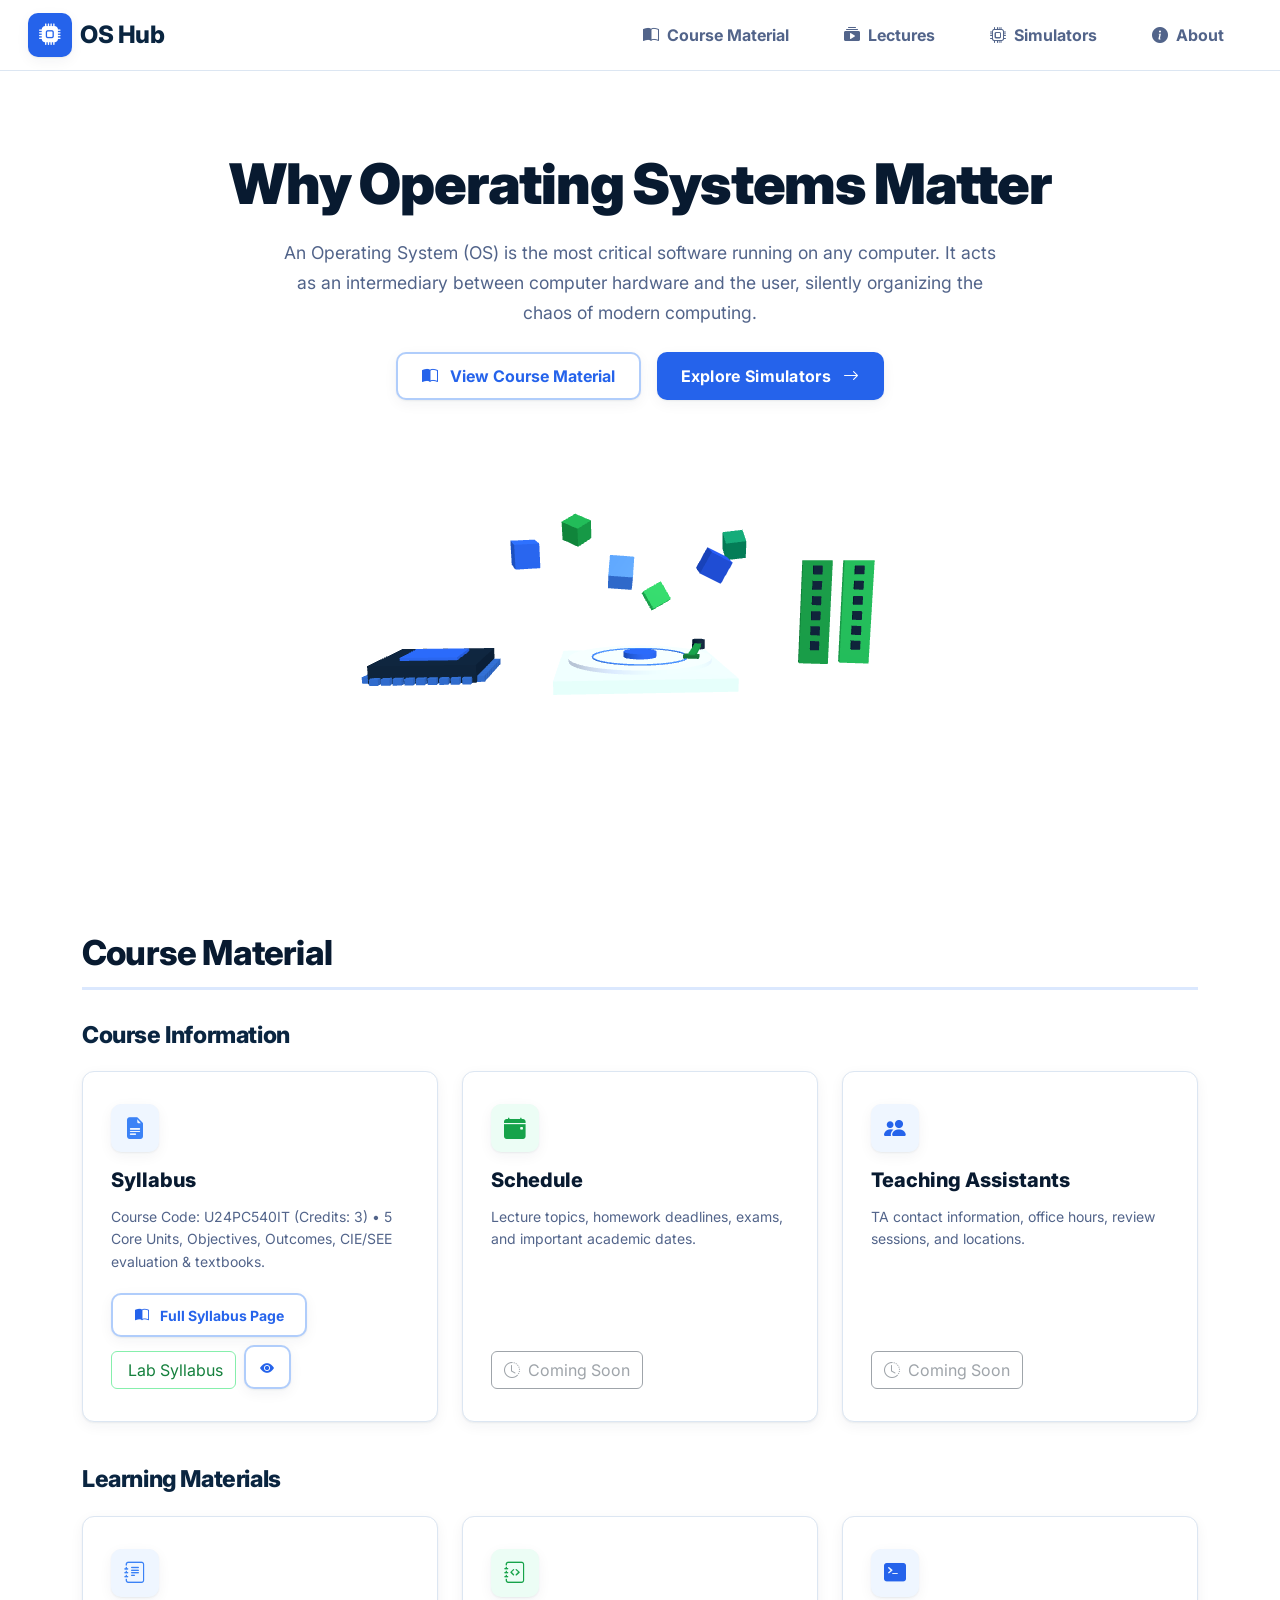
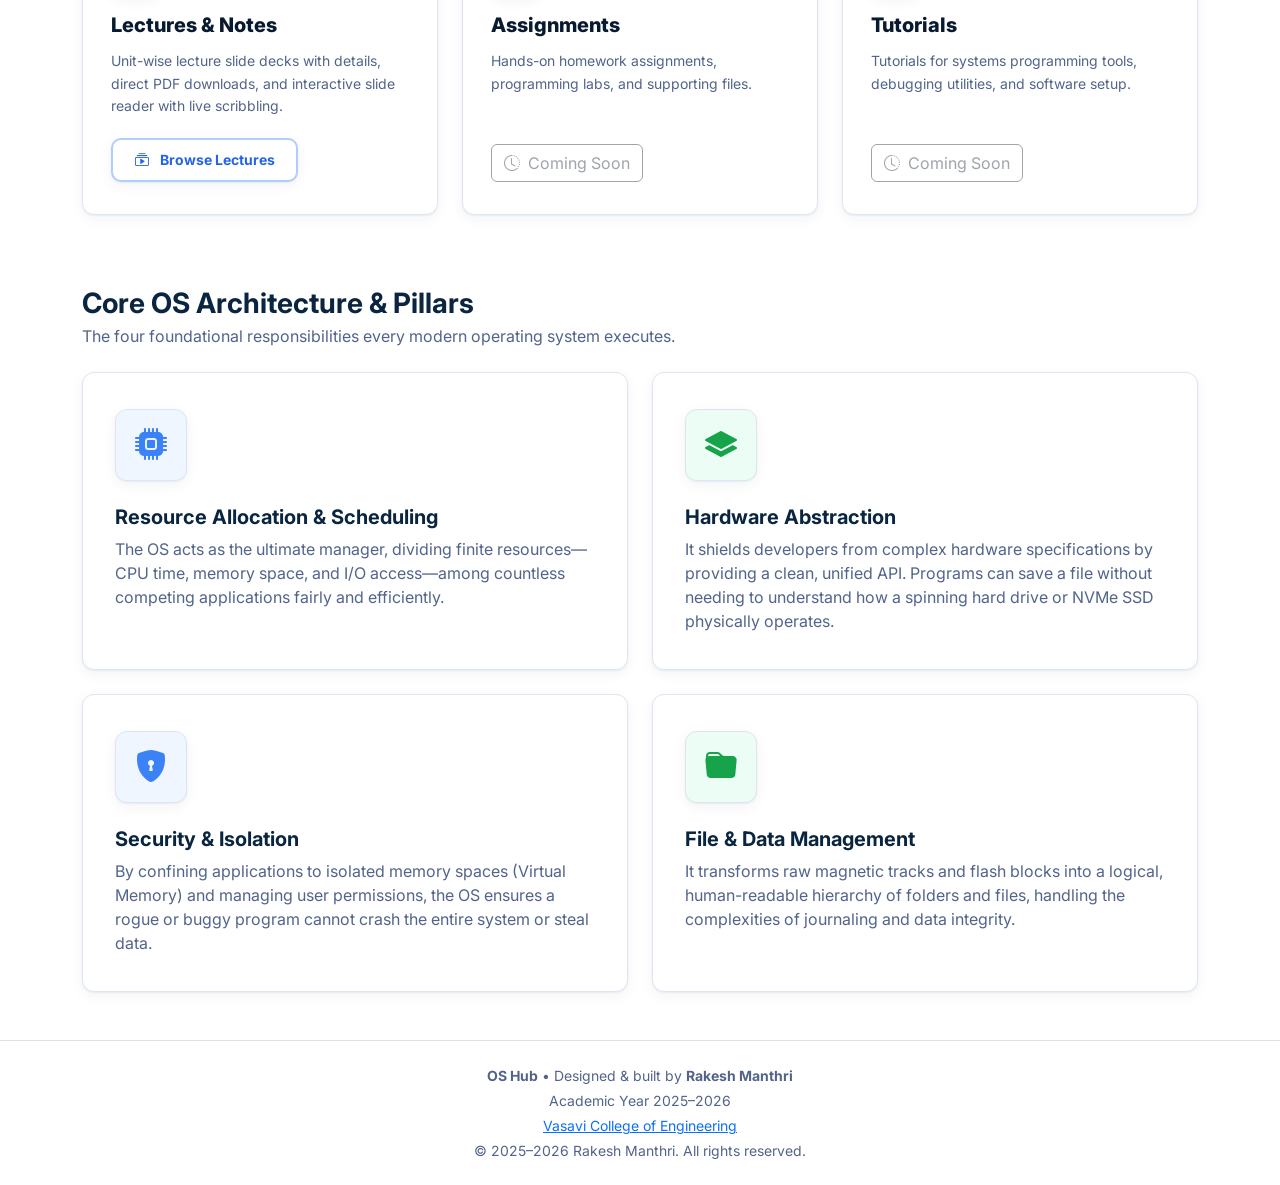
<file: index.html>
<!DOCTYPE html>
<html lang="en">

<head>
    <meta charset="UTF-8">
    <meta name="viewport" content="width=device-width, initial-scale=1.0">
    <title>OS EduHub - Master Operating Systems</title>
    <!-- Bootstrap 5 CSS -->
    <link href="vendor/bootstrap/bootstrap.min.css" rel="stylesheet">
    <link rel="stylesheet" href="design.css">
    <!-- Bootstrap Icons -->
    <link rel="stylesheet" href="vendor/bootstrap-icons/bootstrap-icons.min.css">

    <!-- Google Fonts: Inter -->
    <link rel="preconnect" href="https://fonts.googleapis.com">
    <link rel="preconnect" href="https://fonts.gstatic.com" crossorigin>
    <link href="https://fonts.googleapis.com/css2?family=Inter:wght@400;500;600;700;800&family=JetBrains+Mono:wght@400;500;600;700" rel="stylesheet">

    <style>
        :root {
            /* Claymorphism Matte Pastel Palette */
            --clay-bg: #FFFFFF;
            --clay-surface: #ffffff;
            --clay-surface-soft: #F8FAFF;
            
            --clay-primary: #3B82F6;
            --clay-primary-light: #EFF6FF;
            --clay-primary-dark: #1D4ED8;
            
            --clay-mint: #16A34A;
            --clay-mint-light: #ECFDF5;
            --clay-mint-dark: #15803D;
            
            --clay-pink: #2563EB;
            --clay-pink-light: #EFF6FF;
            --clay-pink-dark: #1E40AF;
            
            --clay-purple: #2563EB;
            --clay-purple-light: #EFF6FF;
            
            --clay-amber: #2563EB;
            --clay-amber-light: #EFF6FF;

            --text-main: #0A2540;
            --text-muted: #52648A;

            /* Canonical Clay Shadows */
            --clay-shadow-card: 0 1px 2px rgba(10, 37, 64, 0.06), 0 4px 14px rgba(10, 37, 64, 0.05);

            --clay-shadow-card-hover: 0 1px 2px rgba(10, 37, 64, 0.06), 0 4px 14px rgba(10, 37, 64, 0.05);

            --clay-shadow-btn: 0 1px 2px rgba(10, 37, 64, 0.06), 0 4px 14px rgba(10, 37, 64, 0.05);

            --clay-shadow-btn-hover: 0 1px 2px rgba(10, 37, 64, 0.06), 0 4px 14px rgba(10, 37, 64, 0.05);

            --clay-shadow-btn-pressed: 0 1px 2px rgba(10, 37, 64, 0.06), 0 4px 14px rgba(10, 37, 64, 0.05);

            --clay-shadow-sunken: 0 1px 2px rgba(10, 37, 64, 0.06), 0 4px 14px rgba(10, 37, 64, 0.05);
        }

        body {
            background-color: var(--clay-bg);
            background-image: 
                none,
                none,
                none;
            background-attachment: fixed;
            font-family: var(--font-sans);
            min-height: 100vh;
            display: flex;
            flex-direction: column;
            margin: 0;
            padding: 0;
            color: var(--text-main);
        }

        /* Plush Rounded Clay Navbar */
        .glass-nav {
            background: #ffffff;
            border-radius: 0;
            margin: 0;
            max-width: none;
            padding: 0.85rem 2rem;
            border: none;
            border-bottom: 1px solid #DCE6F2;
            box-shadow: none;
            position: sticky;
            top: 0;
            z-index: 1000;
        }

        .brand-icon {
            background: #2563EB;
            color: #ffffff;
            width: 44px;
            height: 44px;
            border-radius: 10px;
            display: inline-flex;
            align-items: center;
            justify-content: center;
            font-size: 1.35rem;
            box-shadow: 0 1px 2px rgba(10, 37, 64, 0.06), 0 4px 14px rgba(10, 37, 64, 0.05);
        }

                .brand-text {
            font-weight: 800;
            color: #0A2540;
            letter-spacing: -0.5px;
        }

        .glass-nav-toggler {
            background: #F8FAFF;
            border: 1px solid #DCE6F2;
            border-radius: 10px;
            padding: 0.45rem 0.75rem;
            color: #2563EB;
            display: inline-flex;
            align-items: center;
            justify-content: center;
            box-shadow: 0 1px 2px rgba(10, 37, 64, 0.06), 0 4px 14px rgba(10, 37, 64, 0.05);
            transition: all 0.2s cubic-bezier(0.2, 0, 0, 1);
        }

        .glass-nav-toggler:hover, .glass-nav-toggler:focus {
            transform: translateY(-2px);
            background: #ffffff;
            color: #1D4ED8;
            box-shadow: 0 1px 2px rgba(10, 37, 64, 0.06), 0 4px 14px rgba(10, 37, 64, 0.05);
            outline: none;
        }

        .nav-pills .nav-link {
            color: var(--text-muted);
            font-weight: 700;
            border-radius: 10px;
            padding: 0.6rem 1.35rem;
            transition: all 0.25s cubic-bezier(0.2, 0, 0, 1);
            margin: 0 0.25rem;
            cursor: pointer;
            border: 2px solid transparent;
            background: transparent;
        }

        .nav-pills .nav-link:hover {
            color: #2563EB;
            background: #F8FAFF;
            box-shadow: 0 1px 2px rgba(10, 37, 64, 0.06), 0 4px 14px rgba(10, 37, 64, 0.05);
            transform: translateY(-2px);
        }

        .nav-pills .nav-link.active {
            background: #2563EB;
            color: #ffffff;
            border: 1px solid #DCE6F2;
            box-shadow: 0 1px 2px rgba(10, 37, 64, 0.06), 0 4px 14px rgba(10, 37, 64, 0.05);
            transform: translateY(-2px);
        }

        /* Plush Clay Cards */
        .glass-card {
            background: var(--clay-surface);
            border-radius: 12px;
            padding: 2.25rem 2rem;
            border: 1px solid #DCE6F2;
            box-shadow: 0 1px 2px rgba(10, 37, 64, 0.06), 0 4px 14px rgba(10, 37, 64, 0.05);
            height: 100%;
            display: flex;
            flex-direction: column;
            position: relative;
            overflow: hidden;
            transition: all 0.35s cubic-bezier(0.2, 0, 0, 1);
        }

        .glass-card.interactive:hover {
            transform: translateY(-2px);
            box-shadow: 0 2px 4px rgba(10, 37, 64, 0.08), 0 10px 24px rgba(10, 37, 64, 0.09);
            cursor: pointer;
        }

        /* Tactile Clay Buttons */
        .glass-btn-primary {
            background: #2563EB;
            color: #ffffff;
            border: none;
            border-radius: 10px;
            padding: 0.75rem 1.6rem;
            font-weight: 700;
            letter-spacing: 0.3px;
            box-shadow: 0 1px 2px rgba(10, 37, 64, 0.06), 0 4px 14px rgba(10, 37, 64, 0.05);
            transition: all 0.25s cubic-bezier(0.2, 0, 0, 1);
            width: 100%;
            display: inline-flex;
            align-items: center;
            justify-content: center;
        }

        .glass-btn-primary:hover {
            background: #1D4ED8;
            color: #ffffff;
            transform: translateY(-2px);
            box-shadow: 0 1px 2px rgba(10, 37, 64, 0.06), 0 4px 14px rgba(10, 37, 64, 0.05);
        }

        .glass-btn-primary:active {
            transform: translateY(2px) scale(0.97);
            box-shadow: 0 1px 2px rgba(10, 37, 64, 0.06), 0 4px 14px rgba(10, 37, 64, 0.05);
        }

        /* Sunken Tactile Locked Button */
        .glass-btn-locked {
            background: #FFFFFF;
            border: none;
            color: #7A8DB0;
            border-radius: 10px;
            padding: 0.75rem 1.6rem;
            font-weight: 700;
            width: 100%;
            box-shadow: 0 1px 2px rgba(10, 37, 64, 0.06), 0 4px 14px rgba(10, 37, 64, 0.05);
            pointer-events: none;
        }

        /* Puffy Clay Icon Containers */
        .card-icon-container {
            width: 72px;
            height: 72px;
            border-radius: 12px;
            display: flex;
            align-items: center;
            justify-content: center;
            font-size: 2rem;
            margin-bottom: 1.5rem;
            box-shadow: 0 1px 2px rgba(10, 37, 64, 0.06), 0 4px 14px rgba(10, 37, 64, 0.05);
            border: 1px solid #DCE6F2;
            transition: transform 0.3s cubic-bezier(0.2, 0, 0, 1);
        }

        .glass-card:hover .card-icon-container {
            transform: scale(1) rotate(-3deg);
        }

        .icon-blue {
            background: var(--clay-primary-light);
            color: var(--clay-primary);
        }

        .icon-green {
            background: var(--clay-mint-light);
            color: var(--clay-mint);
        }

        .icon-pink {
            background: var(--clay-pink-light);
            color: var(--clay-pink);
        }

        .icon-purple {
            background: var(--clay-purple-light);
            color: var(--clay-purple);
        }

        .icon-amber {
            background: var(--clay-amber-light);
            color: var(--clay-amber);
        }

        /* Inflated Clay Pill Badge */
        .badge-coming-soon {
            background: var(--clay-pink-light);
            color: var(--clay-pink-dark);
            border: none;
            font-size: 0.78rem;
            padding: 0.45rem 0.95rem;
            border-radius: 9999px;
            font-weight: 800;
            letter-spacing: 0.6px;
            text-transform: uppercase;
            box-shadow: 0 1px 2px rgba(10, 37, 64, 0.06), 0 4px 14px rgba(10, 37, 64, 0.05);
        }

        /* SPA Transitions */
        .spa-section {
            animation: fadeIn 0.4s ease-out;
        }

        @keyframes fadeIn {
            from {
                opacity: 0;
                transform: translateY(15px);
            }
            to {
                opacity: 1;
                transform: translateY(0);
            }
        }

        /* Hero Section */
        .hero-section {
            padding: 3.5rem 1rem 3rem;
            text-align: center;
        }

        .hero-title {
            font-weight: 900;
            color: #081A30;
            letter-spacing: -1.2px;
            margin-bottom: 1.25rem;
        }

        .hero-subtitle {
            color: var(--text-muted);
            font-size: 1.1rem;
            max-width: 720px;
            margin: 0 auto;
            line-height: 1.7;
        }

        /* 3D hero (Three.js scene, see js/os-3d-hero.js) */
        #hero-3d-canvas {
            display: block;
            width: 100%;
            margin: 2rem auto 0;
            max-width: 1100px;
            height: 420px;
        }

        #hero-3d-fallback {
            display: none;
            flex-direction: column;
            align-items: center;
            text-align: center;
            margin: 2rem auto 0;
            max-width: 1100px;
            color: #52648A;
        }

        .hero-3d-fallback-icons {
            font-size: 2rem;
            margin-bottom: 0.5rem;
        }

        .hero-3d-fallback-caption {
            font-family: var(--font-sans);
            font-size: 0.875rem;
            color: #52648A;
        }

        /* Plush Clay Modal */
        .glass-modal-content {
            background: #ffffff;
            border-radius: 12px;
            border: 1px solid #DCE6F2;
            box-shadow: 0 1px 2px rgba(10, 37, 64, 0.06), 0 4px 14px rgba(10, 37, 64, 0.05);
        }

        .modal-backdrop.show {
            opacity: 0.35;
        }

        /* Mobile Navbar & Responsive Enhancements */
        @media (max-width: 991.98px) {
            .glass-nav {
                margin: 0;
                padding: 0.55rem 1rem;
                border-radius: 0;
                border: none;
                border-bottom: 1px solid #DCE6F2;
                box-shadow: none;
            }

            .navbar-collapse {
                background: #ffffff;
                border: 2px solid rgba(37, 99, 235, 0.12);
                border-radius: 10px;
                padding: 0.85rem;
                margin-top: 0.75rem;
                box-shadow: 0 1px 2px rgba(10, 37, 64, 0.06), 0 4px 14px rgba(10, 37, 64, 0.05);
            }

            .nav-pills {
                display: flex;
                flex-direction: column;
                gap: 0.35rem;
                width: 100%;
            }

            .nav-pills .nav-link {
                width: 100%;
                text-align: left;
                padding: 0.7rem 1rem;
                border-radius: 10px;
                display: flex;
                align-items: center;
                font-size: 0.93rem;
                margin: 0;
                background: #F8FAFF;
                box-shadow: 0 1px 2px rgba(10, 37, 64, 0.06), 0 4px 14px rgba(10, 37, 64, 0.05);
                color: #3E4F6E;
                border: 2px solid transparent;
                transform: none !important;
                transition: background 0.18s ease, color 0.18s ease;
            }

            .nav-pills .nav-link:hover {
                background: #EFF6FF;
                color: #2563EB;
                box-shadow: 0 1px 2px rgba(10, 37, 64, 0.06), 0 4px 14px rgba(10, 37, 64, 0.05);
                transform: none !important;
            }

            .nav-pills .nav-link.active {
                background: #2563EB;
                color: #ffffff;
                border-color: transparent;
                box-shadow: 0 1px 2px rgba(10, 37, 64, 0.06), 0 4px 14px rgba(10, 37, 64, 0.05);
                transform: none !important;
            }

            .nav-pills .nav-link i {
                font-size: 1.1rem;
                margin-right: 0.65rem !important;
                width: 22px;
                text-align: center;
                flex-shrink: 0;
            }

            .nav-pills .nav-item:last-child a.btn {
                width: 100%;
                justify-content: center;
                border-radius: 10px;
                padding: 0.7rem 1rem;
                margin-top: 0.25rem;
            }
        }

        @media (max-width: 575.98px) {
            .glass-nav {
                margin: 0;
                padding: 0.55rem 1rem;
                border-radius: 0;
                border: none;
                border-bottom: 1px solid #DCE6F2;
                box-shadow: none;
            }

            .brand-text {
                font-size: 1.1rem;
            }

            .brand-icon {
                width: 38px;
                height: 38px;
                font-size: 1.15rem;
                border-radius: 8px;
            }
        }

        /* ========================================= */
        /* Course Material Academic Hierarchy Styles */
        /* ========================================= */
        .level2 {
            margin-top: 2rem;
            margin-bottom: 3.5rem;
        }

        .level2 > h2.anchored {
            font-size: 2.15rem;
            font-weight: 800;
            color: #081A30;
            letter-spacing: -0.8px;
            margin-bottom: 2rem;
            display: flex;
            align-items: center;
            position: relative;
            padding-bottom: 0.85rem;
            border-bottom: 3px solid rgba(59, 130, 246, 0.18);
        }

        .level3 {
            margin-bottom: 2.75rem;
        }

        .level3 > h3.anchored {
            font-size: 1.45rem;
            font-weight: 800;
            color: #0A2540;
            margin-bottom: 1.35rem;
            display: flex;
            align-items: center;
            letter-spacing: -0.4px;
        }

        .anchored .anchorjs-link {
            opacity: 0;
            text-decoration: none;
            color: var(--clay-primary);
            font-size: 0.8em;
            margin-left: 0.45rem;
            transition: all 0.2s ease;
            display: inline-flex;
            align-items: center;
            justify-content: center;
        }

        .anchored:hover .anchorjs-link {
            opacity: 0.75;
        }

        .anchored .anchorjs-link:hover {
            opacity: 1;
            transform: scale(1.2);
            color: var(--clay-primary-dark);
        }

        /* CSS Grid layout for .grid and .g-col-* */
        .grid {
            display: grid;
            grid-template-columns: repeat(12, 1fr);
            gap: 1.5rem;
        }

        .g-col-12 {
            grid-column: span 12;
        }

        @media (min-width: 768px) {
            .g-col-md-4 {
                grid-column: span 4;
            }
            .g-col-md-6 {
                grid-column: span 6;
            }
        }

        /* Course Item Card (.level4) */
        .level4 {
            background: var(--clay-surface);
            border-radius: 12px;
            padding: 2rem 1.75rem;
            border: 1px solid #DCE6F2;
            box-shadow: 0 1px 2px rgba(10, 37, 64, 0.06), 0 4px 14px rgba(10, 37, 64, 0.05);
            transition: all 0.35s cubic-bezier(0.2, 0, 0, 1);
            position: relative;
            height: 100%;
        }

        .level4:hover {
            transform: translateY(-6px);
            box-shadow: 0 2px 4px rgba(10, 37, 64, 0.08), 0 10px 24px rgba(10, 37, 64, 0.09);
        }

        .level4 h4.anchored {
            font-size: 1.25rem;
            font-weight: 800;
            color: #081A30;
            margin-bottom: 0.85rem;
            display: flex;
            align-items: center;
            gap: 0.5rem;
        }

        .level4 p {
            color: var(--text-muted);
            font-size: 0.875rem;
            line-height: 1.6;
            margin-bottom: 1.25rem;
        }

        /* Tactile Clay Outline Button (.btn-outline-primary) */
        .btn-outline-primary {
            border: 2px solid rgba(59, 130, 246, 0.4);
            color: #2563EB;
            background: #ffffff;
            border-radius: 10px;
            font-weight: 700;
            font-size: 0.875rem;
            padding: 0.6rem 1.35rem;
            box-shadow: 0 1px 2px rgba(10, 37, 64, 0.06), 0 4px 14px rgba(10, 37, 64, 0.05);
            transition: all 0.25s cubic-bezier(0.2, 0, 0, 1);
            text-decoration: none;
            display: inline-flex;
            align-items: center;
            gap: 0.45rem;
        }

        .btn-outline-primary:hover,
        .btn-outline-primary:focus {
            background: #2563EB;
            border-color: #2563EB;
            color: #ffffff;
            transform: translateY(-2px);
            box-shadow: 0 1px 2px rgba(10, 37, 64, 0.06), 0 4px 14px rgba(10, 37, 64, 0.05);
        }

        .btn-outline-primary:active {
            transform: translateY(1px);
            box-shadow: 0 1px 2px rgba(10, 37, 64, 0.06), 0 4px 14px rgba(10, 37, 64, 0.05);
        }

        .course-card-icon {
            width: 48px;
            height: 48px;
            border-radius: 10px;
            display: inline-flex;
            align-items: center;
            justify-content: center;
            font-size: 1.35rem;
            margin-bottom: 1.25rem;
            box-shadow: 0 1px 2px rgba(10, 37, 64, 0.06), 0 4px 14px rgba(10, 37, 64, 0.05);
        }

        .badge-academic-tag {
            font-size: 0.78rem;
            text-transform: uppercase;
            letter-spacing: 0.5px;
            font-weight: 800;
            padding: 0.35rem 0.75rem;
            border-radius: 9999px;
            background: var(--clay-primary-light);
            color: var(--clay-primary-dark);
            margin-left: auto;
        }

        .modal-body h6 {
            color: #081A30;
            font-weight: 700;
            margin-top: 1rem;
            margin-bottom: 0.5rem;
        }
    </style>
</head>

<body>

    <!-- Header / Navbar -->
    <nav class="navbar navbar-expand-lg glass-nav sticky-top py-2 px-3 mb-4">
        <div class="container-fluid max-w-7xl">
            <a class="navbar-brand d-flex align-items-center gap-2" href="#" onclick="navigateTo('home-section')">
                <div class="brand-icon">
                    <i class="bi bi-cpu-fill"></i>
                </div>
                <div>
                    <span class="brand-text fs-4">OS Hub</span>
                </div>
            </a>

            <button class="navbar-toggler glass-nav-toggler border-0 shadow-none" type="button" data-bs-toggle="collapse"
                data-bs-target="#navbarNav" aria-controls="navbarNav" aria-expanded="false" aria-label="Toggle navigation">
                <i class="bi bi-list fs-2 text-primary"></i>
            </button>

            <div class="collapse navbar-collapse" id="navbarNav">
                <ul class="nav nav-pills ms-auto my-2 my-lg-0" id="mainNav">
                    <li class="nav-item">
                        <a href="syllabus.html" class="nav-link">
                            <i class="bi bi-book-half me-1"></i> Course Material
                        </a>
                    </li>
                    <li class="nav-item">
                        <a href="lectures.html" class="nav-link">
                            <i class="bi bi-collection-play-fill me-1"></i> Lectures
                        </a>
                    </li>
                    <li class="nav-item">
                        <button class="nav-link" data-target="learning-section" onclick="navigateTo('learning-section')">
                            <i class="bi bi-cpu me-1"></i> Simulators
                        </button>
                    </li>
                    <li class="nav-item">
                        <button class="nav-link" data-bs-toggle="modal" data-bs-target="#aboutModal">
                            <i class="bi bi-info-circle-fill me-1"></i> About
                        </button>
                    </li>
                </ul>
            </div>
        </div>
    </nav>

    <!-- Main Content Application Area -->
    <main class="container flex-grow-1 pb-5">

        <!-- ============================================== -->
        <!-- HOME SECTION (Importance of Operating Systems) -->
        <!-- ============================================== -->
        <div id="home-section" class="spa-section">
            <section class="hero-section">
                <h1 class="display-4 hero-title">Why Operating Systems Matter</h1>
                <p class="hero-subtitle">
                    An Operating System (OS) is the most critical software running on any computer. It acts as an
                    intermediary between computer hardware and the user, silently organizing the chaos of modern
                    computing.
                </p>
                <div class="mt-4 d-flex justify-content-center gap-3 flex-wrap">
                    <a href="#course-material" class="btn btn-outline-primary px-4 py-2" style="font-size: 1rem;">
                        <i class="bi bi-book-half me-1"></i> View Course Material
                    </a>
                    <button class="glass-btn-primary d-inline-block w-auto px-4"
                        onclick="navigateTo('learning-section')">
                        Explore Simulators <i class="bi bi-arrow-right ms-2"></i>
                    </button>
                </div>
                <div class="hero-3d-wrap">
                    <canvas id="hero-3d-canvas" aria-label="Interactive 3D models of a CPU chip, disk platter, memory modules and process cubes"></canvas>
                    <div id="hero-3d-fallback" style="display:none;">
                        <div class="hero-3d-fallback-icons d-flex justify-content-center gap-3">
                            <span class="hero-3d-fallback-icon" style="color:#2563EB;"><i class="bi bi-cpu-fill"></i></span>
                            <span class="hero-3d-fallback-icon" style="color:#16A34A;"><i class="bi bi-hdd-stack-fill"></i></span>
                            <span class="hero-3d-fallback-icon" style="color:#2563EB;"><i class="bi bi-memory"></i></span>
                        </div>
                        <p class="hero-3d-fallback-caption mb-0">Interactive 3D scene needs WebGL</p>
                    </div>
                </div>
            </section>

            <!-- ============================================== -->
            <!-- COURSE MATERIAL SECTION (Academic Structure)    -->
            <!-- ============================================== -->
            <section id="course-material" class="level2">
                <h2 class="anchored" data-anchor-id="course-material">Course Material<a class="anchorjs-link" aria-label="Anchor" data-anchorjs-icon="" href="#course-material" style="font: 1em / 1 anchorjs-icons; margin-left: 0.1875em; padding-right: 0.1875em; padding-left: 0.1875em;"><i class="bi bi-link-45deg"></i></a></h2>
                
                <section id="course-information" class="level3">
                    <h3 class="anchored" data-anchor-id="course-information">Course Information<a class="anchorjs-link" aria-label="Anchor" data-anchorjs-icon="" href="#course-information" style="font: 1em / 1 anchorjs-icons; margin-left: 0.1875em; padding-right: 0.1875em; padding-left: 0.1875em;"><i class="bi bi-link-45deg"></i></a></h3>
                    <div class="grid">
                        <section id="syllabus" class="level4 g-col-12 g-col-md-4 d-flex flex-column">
                            <div class="course-card-icon icon-blue mb-3">
                                <i class="bi bi-file-earmark-text-fill"></i>
                            </div>
                            <h4 class="anchored" data-anchor-id="syllabus">Syllabus<a class="anchorjs-link" aria-label="Anchor" data-anchorjs-icon="" href="#syllabus" style="font: 1em / 1 anchorjs-icons; margin-left: 0.1875em; padding-right: 0.1875em; padding-left: 0.1875em;"><i class="bi bi-link-45deg"></i></a></h4>
                            <p>Course Code: U24PC540IT (Credits: 3) • 5 Core Units, Objectives, Outcomes, CIE/SEE evaluation & textbooks.</p>
                            <p class="mt-auto mb-0 d-flex gap-2 flex-wrap">
                                <a href="syllabus.html" class="btn btn-outline-primary mt-auto align-self-start">
                                    <i class="bi bi-book-half me-1"></i> Full Syllabus Page
                                </a>
                                <a href="lab_syllabus.html" class="btn btn-outline-success mt-auto align-self-start">
                                    <i class="bi bi-flask-fill me-1"></i> Lab Syllabus
                                </a>
                                <a href="#syllabusModal" data-bs-toggle="modal" data-bs-target="#syllabusModal" class="btn btn-outline-primary mt-auto align-self-start" style="padding: 0.6rem 0.9rem;" title="Quick Summary">
                                    <i class="bi bi-eye-fill"></i>
                                </a>
                            </p>
                        </section>
                        <section id="schedule" class="level4 g-col-12 g-col-md-4 d-flex flex-column">
                            <div class="course-card-icon icon-green mb-3">
                                <i class="bi bi-calendar-event-fill"></i>
                            </div>
                            <h4 class="anchored" data-anchor-id="schedule">Schedule<a class="anchorjs-link" aria-label="Anchor" data-anchorjs-icon="" href="#schedule" style="font: 1em / 1 anchorjs-icons; margin-left: 0.1875em; padding-right: 0.1875em; padding-left: 0.1875em;"><i class="bi bi-link-45deg"></i></a></h4>
                            <p>Lecture topics, homework deadlines, exams, and important academic dates.</p>
                            <p class="mt-auto mb-0">
                                <button type="button" class="btn btn-outline-secondary disabled mt-auto align-self-start coming-soon-trigger" data-bs-toggle="modal" data-bs-target="#comingSoonModal">
                                    <i class="bi bi-clock-history me-1"></i> Coming Soon
                                </button>
                            </p>
                        </section>
                        <section id="teaching-assistants" class="level4 g-col-12 g-col-md-4 d-flex flex-column">
                            <div class="course-card-icon icon-pink mb-3">
                                <i class="bi bi-people-fill"></i>
                            </div>
                            <h4 class="anchored" data-anchor-id="teaching-assistants">Teaching Assistants<a class="anchorjs-link" aria-label="Anchor" data-anchorjs-icon="" href="#teaching-assistants" style="font: 1em / 1 anchorjs-icons; margin-left: 0.1875em; padding-right: 0.1875em; padding-left: 0.1875em;"><i class="bi bi-link-45deg"></i></a></h4>
                            <p>TA contact information, office hours, review sessions, and locations.</p>
                            <p class="mt-auto mb-0">
                                <button type="button" class="btn btn-outline-secondary disabled mt-auto align-self-start coming-soon-trigger" data-bs-toggle="modal" data-bs-target="#comingSoonModal">
                                    <i class="bi bi-clock-history me-1"></i> Coming Soon
                                </button>
                            </p>
                        </section>
                    </div>
                </section>
                
                <section id="learning-materials" class="level3">
                    <h3 class="anchored" data-anchor-id="learning-materials">Learning Materials<a class="anchorjs-link" aria-label="Anchor" data-anchorjs-icon="" href="#learning-materials" style="font: 1em / 1 anchorjs-icons; margin-left: 0.1875em; padding-right: 0.1875em; padding-left: 0.1875em;"><i class="bi bi-link-45deg"></i></a></h3>
                    <div class="grid">
                        <section id="lectures" class="level4 g-col-12 g-col-md-4 d-flex flex-column">
                            <div class="course-card-icon icon-blue mb-3">
                                <i class="bi bi-journal-text"></i>
                            </div>
                            <h4 class="anchored" data-anchor-id="lectures">Lectures & Notes<a class="anchorjs-link" aria-label="Anchor" data-anchorjs-icon="" href="#lectures" style="font: 1em / 1 anchorjs-icons; margin-left: 0.1875em; padding-right: 0.1875em; padding-left: 0.1875em;"><i class="bi bi-link-45deg"></i></a></h4>
                            <p>Unit-wise lecture slide decks with details, direct PDF downloads, and interactive slide reader with live scribbling.</p>
                            <p class="mt-auto mb-0">
                                <a href="lectures.html" class="btn btn-outline-primary mt-auto align-self-start">
                                    <i class="bi bi-collection-play me-1"></i> Browse Lectures
                                </a>
                            </p>
                        </section>
                        <section id="assignments" class="level4 g-col-12 g-col-md-4 d-flex flex-column">
                            <div class="course-card-icon icon-green mb-3">
                                <i class="bi bi-journal-code"></i>
                            </div>
                            <h4 class="anchored" data-anchor-id="assignments">Assignments<a class="anchorjs-link" aria-label="Anchor" data-anchorjs-icon="" href="#assignments" style="font: 1em / 1 anchorjs-icons; margin-left: 0.1875em; padding-right: 0.1875em; padding-left: 0.1875em;"><i class="bi bi-link-45deg"></i></a></h4>
                            <p>Hands-on homework assignments, programming labs, and supporting files.</p>
                            <p class="mt-auto mb-0">
                                <button type="button" class="btn btn-outline-secondary disabled mt-auto align-self-start coming-soon-trigger" data-bs-toggle="modal" data-bs-target="#comingSoonModal">
                                    <i class="bi bi-clock-history me-1"></i> Coming Soon
                                </button>
                            </p>
                        </section>
                        <section id="tutorials" class="level4 g-col-12 g-col-md-4 d-flex flex-column">
                            <div class="course-card-icon icon-purple mb-3">
                                <i class="bi bi-terminal-fill"></i>
                            </div>
                            <h4 class="anchored" data-anchor-id="tutorials">Tutorials<a class="anchorjs-link" aria-label="Anchor" data-anchorjs-icon="" href="#tutorials" style="font: 1em / 1 anchorjs-icons; margin-left: 0.1875em; padding-right: 0.1875em; padding-left: 0.1875em;"><i class="bi bi-link-45deg"></i></a></h4>
                            <p>Tutorials for systems programming tools, debugging utilities, and software setup.</p>
                            <p class="mt-auto mb-0">
                                <button type="button" class="btn btn-outline-secondary disabled mt-auto align-self-start coming-soon-trigger" data-bs-toggle="modal" data-bs-target="#comingSoonModal">
                                    <i class="bi bi-clock-history me-1"></i> Coming Soon
                                </button>
                            </p>
                        </section>
                    </div>
                </section>
            </section>

            <!-- ============================================== -->
            <!-- CORE OS ARCHITECTURE & PILLARS                 -->
            <!-- ============================================== -->
            <section class="mt-5 pt-3">
                <div class="d-flex align-items-center justify-content-between mb-4">
                    <div>
                        <h3 class="fw-bold text-dark mb-1">Core OS Architecture & Pillars</h3>
                        <p class="text-muted mb-0">The four foundational responsibilities every modern operating system executes.</p>
                    </div>
                </div>

                <div class="row g-4 align-items-stretch">
                    <!-- Use Case 1 -->
                    <div class="col-12 col-md-6">
                        <div class="glass-card interactive">
                            <div class="card-icon-container icon-blue">
                                <i class="bi bi-cpu-fill"></i>
                            </div>
                            <h5 class="fw-bold text-dark mb-2">Resource Allocation & Scheduling</h5>
                            <p class="text-muted mb-0">
                                The OS acts as the ultimate manager, dividing finite resources—CPU time, memory space, and
                                I/O access—among countless competing applications fairly and efficiently.
                            </p>
                        </div>
                    </div>

                    <!-- Use Case 2 -->
                    <div class="col-12 col-md-6">
                        <div class="glass-card interactive">
                            <div class="card-icon-container icon-green">
                                <i class="bi bi-layers-fill"></i>
                            </div>
                            <h5 class="fw-bold text-dark mb-2">Hardware Abstraction</h5>
                            <p class="text-muted mb-0">
                                It shields developers from complex hardware specifications by providing a clean, unified
                                API. Programs can save a file without needing to understand how a spinning hard drive or
                                NVMe SSD physically operates.
                            </p>
                        </div>
                    </div>

                    <!-- Use Case 3 -->
                    <div class="col-12 col-md-6">
                        <div class="glass-card interactive">
                            <div class="card-icon-container icon-blue">
                                <i class="bi bi-shield-lock-fill"></i>
                            </div>
                            <h5 class="fw-bold text-dark mb-2">Security & Isolation</h5>
                            <p class="text-muted mb-0">
                                By confining applications to isolated memory spaces (Virtual Memory) and managing user
                                permissions, the OS ensures a rogue or buggy program cannot crash the entire system or steal
                                data.
                            </p>
                        </div>
                    </div>

                    <!-- Use Case 4 -->
                    <div class="col-12 col-md-6">
                        <div class="glass-card interactive">
                            <div class="card-icon-container icon-green">
                                <i class="bi bi-folder-fill"></i>
                            </div>
                            <h5 class="fw-bold text-dark mb-2">File & Data Management</h5>
                            <p class="text-muted mb-0">
                                It transforms raw magnetic tracks and flash blocks into a logical, human-readable hierarchy
                                of folders and files, handling the complexities of journaling and data integrity.
                            </p>
                        </div>
                    </div>
                </div>
            </section>
        </div>

        <!-- ============================================== -->
        <!-- LEARNING SECTION (Interactive Modules)         -->
        <!-- ============================================== -->
        <div id="learning-section" class="spa-section d-none">
            <section class="hero-section pb-4">
                <h2 class="display-5 hero-title">Interactive Learning Modules</h2>
                <p class="hero-subtitle">
                    Select a topic below to visualize and interact with core OS algorithms in real-time.
                </p>
            </section>

            <!-- Modules Grid -->
            <div class="row g-4 align-items-stretch justify-content-center">
                <!-- Module 1: CPU Scheduling (Active) -->
                <div class="col-12 col-md-6 col-lg-4">
                    <div class="glass-card interactive" onclick="window.location.href='cpu_schedule.html'">
                        <div class="d-flex justify-content-between align-items-start mb-2">
                            <div class="card-icon-container icon-blue">
                                <i class="bi bi-diagram-3-fill"></i>
                            </div>
                        </div>
                        <h5 class="fw-bold text-dark mb-2">CPU Scheduling</h5>
                        <p class="text-muted small flex-grow-1 mb-4">
                            Interactive visual simulation of FCFS, SJF, SRTF, Priority, and Round Robin algorithms.
                        </p>
                        <button class="glass-btn-primary mt-auto"
                            onclick="event.stopPropagation(); window.location.href='cpu_schedule.html'">
                            Launch Simulator
                        </button>
                    </div>
                </div>

                <!-- Module 2: Page Replacement Simulator -->
                <div class="col-12 col-md-6 col-lg-4">
                    <div class="glass-card interactive" onclick="window.location.href='page_replacement.html'">
                        <div class="d-flex justify-content-between align-items-start mb-2">
                            <div class="card-icon-container icon-green">
                                <i class="bi bi-memory"></i>
                            </div>
                        </div>
                        <h5 class="fw-bold text-dark mb-2">Page Replacement</h5>
                        <p class="text-muted small flex-grow-1 mb-4">
                            Simulate FIFO, LRU, MRU, Optimal & LFU page replacement algorithms with step-by-step frame matrices.
                        </p>
                        <button class="glass-btn-primary mt-auto" onclick="event.stopPropagation(); window.location.href='page_replacement.html'">
                            Launch Simulator
                        </button>
                    </div>
                </div>

                <!-- Module 3: Contiguous Memory Allocation Simulator -->
                <div class="col-12 col-md-6 col-lg-4">
                    <div class="glass-card interactive" onclick="window.location.href='memory_allocation.html'">
                        <div class="d-flex justify-content-between align-items-start mb-2">
                            <div class="card-icon-container icon-purple">
                                <i class="bi bi-grid-1x2-fill"></i>
                            </div>
                        </div>
                        <h5 class="fw-bold text-dark mb-2">Contiguous Memory</h5>
                        <p class="text-muted small flex-grow-1 mb-4">
                            Compare First Fit, Best Fit and Worst Fit with an interactive memory map, fragmentation metrics and step playback.
                        </p>
                        <button class="glass-btn-primary mt-auto"
                            onclick="event.stopPropagation(); window.location.href='memory_allocation.html'">
                            Launch Simulator
                        </button>
                    </div>
                </div>

                <!-- Module 4: Banker's Algorithm Simulator -->
                <div class="col-12 col-md-6 col-lg-4">
                    <div class="glass-card interactive" onclick="window.location.href='bankers_algorithm.html'">
                        <div class="d-flex justify-content-between align-items-start mb-2">
                            <div class="card-icon-container icon-pink">
                                <i class="bi bi-shield-lock-fill"></i>
                            </div>
                        </div>
                        <h5 class="fw-bold text-dark mb-2">Banker's Algorithm</h5>
                        <p class="text-muted small flex-grow-1 mb-4">
                            Test deadlock avoidance with editable Allocation, Max and Need matrices, safety sequences and live resource requests.
                        </p>
                        <button class="glass-btn-primary mt-auto"
                            onclick="event.stopPropagation(); window.location.href='bankers_algorithm.html'">
                            Launch Simulator
                        </button>
                    </div>
                </div>

                <!-- Module 5: Disk Scheduling Simulator -->
                <div class="col-12 col-md-6 col-lg-4">
                    <div class="glass-card interactive" onclick="window.location.href='disk_scheduling.html'">
                        <div class="d-flex justify-content-between align-items-start mb-2">
                            <div class="card-icon-container icon-amber">
                                <i class="bi bi-hdd-stack-fill"></i>
                            </div>
                        </div>
                        <h5 class="fw-bold text-dark mb-2">Disk Scheduling</h5>
                        <p class="text-muted small flex-grow-1 mb-4">
                            Visualize FCFS, SSTF, SCAN, C-SCAN, LOOK and C-LOOK head movement with seek charts and a six-algorithm benchmark.
                        </p>
                        <button class="glass-btn-primary mt-auto"
                            onclick="event.stopPropagation(); window.location.href='disk_scheduling.html'">
                            Launch Simulator
                        </button>
                    </div>
                </div>

                <!-- Module 6: Dining Philosophers Simulator -->
                <div class="col-12 col-md-6 col-lg-4">
                    <div class="glass-card interactive" onclick="window.location.href='dining_philosophers.html'">
                        <div class="d-flex justify-content-between align-items-start mb-2">
                            <div class="card-icon-container icon-pink">
                                <i class="bi bi-people-fill"></i>
                            </div>
                        </div>
                        <h5 class="fw-bold text-dark mb-2">Dining Philosophers</h5>
                        <p class="text-muted small flex-grow-1 mb-4">
                            Compare naive, ordered and waiter fork strategies with a live round table, deadlock detection and strategy benchmarking.
                        </p>
                        <button class="glass-btn-primary mt-auto"
                            onclick="event.stopPropagation(); window.location.href='dining_philosophers.html'">
                            Launch Simulator
                        </button>
                    </div>
                </div>

                <!-- Module 7: Readers-Writers Simulator -->
                <div class="col-12 col-md-6">
                    <div class="glass-card interactive" onclick="window.location.href='readers_writers.html'">
                        <div class="d-flex justify-content-between align-items-start mb-2">
                            <div class="card-icon-container icon-blue">
                                <i class="bi bi-arrow-left-right"></i>
                            </div>
                        </div>
                        <h5 class="fw-bold text-dark mb-2">Readers & Writers</h5>
                        <p class="text-muted small flex-grow-1 mb-4">
                            Compare readers preference, writers preference and fair FIFO with live access timelines, waiting queues and starvation detection.
                        </p>
                        <button class="glass-btn-primary mt-auto"
                            onclick="event.stopPropagation(); window.location.href='readers_writers.html'">
                            Launch Simulator
                        </button>
                    </div>
                </div>

                <!-- Module 8: OS Interviews -->
                <div class="col-12 col-md-6">
                    <div class="glass-card interactive coming-soon-trigger">
                        <div class="d-flex justify-content-between align-items-start mb-2">
                            <div class="card-icon-container icon-green">
                                <i class="bi bi-patch-question-fill"></i>
                            </div>
                            <span class="badge-coming-soon">Coming Soon</span>
                        </div>
                        <h5 class="fw-bold text-dark mb-2">OS Interview Q&amp;A</h5>
                        <p class="text-muted small flex-grow-1 mb-4">
                            Curated collection of the top 50 most frequently asked operating systems interview
                            questions.
                        </p>
                        <button class="glass-btn-locked mt-auto">
                            <i class="bi bi-lock-fill me-1"></i> Locked
                        </button>
                    </div>
                </div>
            </div>
        </div>
    </main>

    <!-- ============================================== -->
    <!-- COURSE MATERIAL INTERACTIVE MODALS             -->
    <!-- ============================================== -->

    <!-- Syllabus Modal -->
    <div class="modal fade" id="syllabusModal" tabindex="-1" aria-hidden="true">
        <div class="modal-dialog modal-dialog-centered modal-xl">
            <div class="modal-content glass-modal-content border-0">
                <div class="modal-header border-0 pb-0">
                    <div class="d-flex align-items-center gap-3">
                        <div class="course-card-icon icon-blue mb-0">
                            <i class="bi bi-file-earmark-text-fill"></i>
                        </div>
                        <div>
                            <div class="d-flex align-items-center gap-2 flex-wrap mb-1">
                                <h4 class="fw-bold text-dark mb-0">OPERATING SYSTEMS</h4>
                                <span class="badge bg-primary-subtle text-primary font-monospace border border-primary-subtle">U24PC540IT</span>
                                <span class="badge bg-success-subtle text-success font-monospace border border-success-subtle">Credits: 3</span>
                            </div>
                            <p class="text-muted small mb-0">L:T:P (Hrs./week): <strong>3:0:0</strong> &bull; CIE: <strong>40 Marks</strong> &bull; SEE: <strong>60 Marks</strong> (Duration: 3 Hours)</p>
                        </div>
                    </div>
                    <button type="button" class="btn-close shadow-none" data-bs-dismiss="modal" aria-label="Close"></button>
                </div>
                <div class="modal-body py-4 px-4 px-md-5">
                    <!-- Objectives & Outcomes Grid -->
                    <div class="row g-3 mb-4">
                        <div class="col-12 col-lg-5">
                            <div class="p-3 rounded-4 bg-light border h-100">
                                <h6 class="fw-bold text-dark mb-2"><i class="bi bi-bullseye text-primary me-2"></i>Course Objectives</h6>
                                <ol class="text-muted small ps-3 mb-0" style="line-height: 1.7;">
                                    <li class="mb-1">Demonstrate the principles of modern operating systems and functionalities.</li>
                                    <li>Discuss the services of major operating systems such as Windows and Linux.</li>
                                </ol>
                            </div>
                        </div>
                        <div class="col-12 col-lg-7">
                            <div class="p-3 rounded-4 bg-light border h-100">
                                <h6 class="fw-bold text-dark mb-2"><i class="bi bi-trophy-fill text-success me-2"></i>Course Outcomes (COs)</h6>
                                <ul class="text-muted small list-unstyled mb-0" style="line-height: 1.6;">
                                    <li class="mb-1"><span class="badge bg-primary text-white font-monospace me-1">CO1</span> Understand OS functionalities, processes, threads, and evaluate CPU scheduling algorithms.</li>
                                    <li class="mb-1"><span class="badge bg-primary text-white font-monospace me-1">CO2</span> Apply contiguous & non-contiguous techniques for main memory management.</li>
                                    <li class="mb-1"><span class="badge bg-primary text-white font-monospace me-1">CO3</span> Design solutions for classical synchronization problems and deadlock strategies.</li>
                                    <li class="mb-1"><span class="badge bg-primary text-white font-monospace me-1">CO4</span> Implement techniques for file organization, I/O operation, and system protection.</li>
                                    <li><span class="badge bg-primary text-white font-monospace me-1">CO5</span> Compare and contrast key features of Windows, Linux, and Android OS.</li>
                                </ul>
                            </div>
                        </div>
                    </div>

                    <!-- 5 Units Overview Accordion / List -->
                    <h6 class="fw-bold text-dark mb-3"><i class="bi bi-journal-bookmark-fill text-primary me-2"></i>Unit-by-Unit Overview</h6>
                    <div class="row g-3 mb-4">
                        <div class="col-12 col-md-6 col-lg-4">
                            <div class="p-3 rounded-4 bg-white border h-100">
                                <span class="badge bg-primary-subtle text-primary font-monospace mb-2">UNIT - I</span>
                                <div class="fw-bold text-dark small mb-1">Introduction & Process Management</div>
                                <p class="text-muted small mb-2">OS functionalities, system calls, boot. Process concept, threads, uniprocessor scheduling, multiprocessor/real-time scheduling.</p>
                                <a href="cpu_schedule.html" class="btn btn-sm btn-outline-primary py-1 px-2" style="font-size: 0.78rem;">Launch CPU Simulator</a>
                            </div>
                        </div>
                        <div class="col-12 col-md-6 col-lg-4">
                            <div class="p-3 rounded-4 bg-white border h-100">
                                <span class="badge bg-success-subtle text-success font-monospace mb-2">UNIT - II</span>
                                <div class="fw-bold text-dark small mb-1">Memory & Virtual Memory</div>
                                <p class="text-muted small mb-2">Swapping, contiguous allocation, paging, segmentation. Demand paging, page replacement (FIFO, LRU, Optimal), thrashing, kernel memory.</p>
                                <a href="page_replacement.html" class="btn btn-sm btn-outline-primary py-1 px-2" style="font-size: 0.78rem;">Launch Paging Simulator</a>
                            </div>
                        </div>
                        <div class="col-12 col-md-6 col-lg-4">
                            <div class="p-3 rounded-4 bg-white border h-100">
                                <span class="badge bg-danger-subtle text-danger font-monospace mb-2">UNIT - III</span>
                                <div class="fw-bold text-dark small mb-1">Process Sync & Deadlocks</div>
                                <p class="text-muted small mb-2">IPC, Peterson's solution, Bakery algorithm, semaphores, monitors, classical sync problems. Deadlock prevention, avoidance (Banker's Algorithm), recovery.</p>
                                <div class="d-flex flex-wrap gap-1">
                                    <a href="bankers_algorithm.html" class="btn btn-sm btn-outline-primary py-1 px-2" style="font-size: 0.78rem;">Banker's</a>
                                    <a href="dining_philosophers.html" class="btn btn-sm btn-outline-danger py-1 px-2" style="font-size: 0.78rem;">Dining Philosophers</a>
                                    <a href="readers_writers.html" class="btn btn-sm btn-outline-primary py-1 px-2" style="font-size: 0.78rem;">Readers–Writers</a>
                                </div>
                            </div>
                        </div>
                        <div class="col-12 col-md-6 col-lg-6">
                            <div class="p-3 rounded-4 bg-white border h-100">
                                <span class="badge bg-warning-subtle text-warning font-monospace mb-2">UNIT - IV</span>
                                <div class="fw-bold text-dark small mb-1">Storage and I/O Management</div>
                                <p class="text-muted small mb-2">File concepts, mounting, directory structures, allocation methods, free space. Disk structure, RAID levels, disk scheduling (FCFS, SSTF, SCAN, C-SCAN, LOOK, C-LOOK), protection domain & access matrix.</p>
                                <a href="disk_scheduling.html" class="btn btn-sm btn-outline-primary py-1 px-2" style="font-size: 0.78rem;">Launch Disk Simulator</a>
                            </div>
                        </div>
                        <div class="col-12 col-md-12 col-lg-6">
                            <div class="p-3 rounded-4 bg-white border h-100">
                                <span class="badge bg-purple-subtle text-primary font-monospace mb-2">UNIT - V</span>
                                <div class="fw-bold text-dark small mb-1">Case Studies: Windows, Linux & Android</div>
                                <p class="text-muted small mb-0">Windows 10 (Design, subsystems, NTFS). Linux (Kernel modules, CFS scheduler, VFS, IPC). Android OS (Software stack, activity lifecycle, intents, UI Material Design).</p>
                            </div>
                        </div>
                    </div>

                    <!-- Evaluation Break-up -->
                    <h6 class="fw-bold text-dark mb-2"><i class="bi bi-pie-chart-fill text-primary me-2"></i>Break-up of CIE (40 Marks) & SEE (60 Marks)</h6>
                    <div class="row g-2 mb-3">
                        <div class="col-6 col-md-3">
                            <div class="p-2 text-center rounded-3 bg-light border">
                                <div class="fw-bold text-primary fs-5">30 Marks</div>
                                <div class="small fw-semibold text-dark">2 Internal Tests</div>
                                <div class="small text-muted" style="font-size: 0.78rem;">Duration: 90 Minutes</div>
                            </div>
                        </div>
                        <div class="col-6 col-md-3">
                            <div class="p-2 text-center rounded-3 bg-light border">
                                <div class="fw-bold text-success fs-5">05 Marks</div>
                                <div class="small fw-semibold text-dark">3 Assignments</div>
                                <div class="small text-muted" style="font-size: 0.78rem;">Max 5 Marks each</div>
                            </div>
                        </div>
                        <div class="col-6 col-md-3">
                            <div class="p-2 text-center rounded-3 bg-light border">
                                <div class="fw-bold text-warning fs-5">05 Marks</div>
                                <div class="small fw-semibold text-dark">3 Quizzes</div>
                                <div class="small text-muted" style="font-size: 0.78rem;">Max 5 Marks each</div>
                            </div>
                        </div>
                        <div class="col-6 col-md-3">
                            <div class="p-2 text-center rounded-3 bg-light border">
                                <div class="fw-bold text-danger fs-5">60 Marks</div>
                                <div class="small fw-semibold text-dark">SEE (Semester End)</div>
                                <div class="small text-muted" style="font-size: 0.78rem;">Duration: 3 Hours</div>
                            </div>
                        </div>
                    </div>
                </div>
                <div class="modal-footer border-0 pt-0 justify-content-between">
                    <span class="text-muted small">Course Code: <strong>U24PC540IT</strong></span>
                    <div class="d-flex gap-2">
                        <a href="syllabus.html" class="btn btn-outline-primary">
                            <i class="bi bi-box-arrow-up-right me-1"></i> Open Full Syllabus Page
                        </a>
                        <button type="button" class="btn btn-outline-secondary" data-bs-dismiss="modal">Close</button>
                    </div>
                </div>
            </div>
        </div>
    </div>

    <!-- Schedule Modal -->
    <div class="modal fade" id="scheduleModal" tabindex="-1" aria-hidden="true">
        <div class="modal-dialog modal-dialog-centered modal-lg">
            <div class="modal-content glass-modal-content border-0">
                <div class="modal-header border-0 pb-0">
                    <div class="d-flex align-items-center gap-3">
                        <div class="course-card-icon icon-green mb-0">
                            <i class="bi bi-calendar-event-fill"></i>
                        </div>
                        <div>
                            <h4 class="fw-bold text-dark mb-0">Course Schedule & Lecture Roadmap</h4>
                            <p class="text-muted small mb-0">Aliged with Units I–V of Syllabus U24PC540IT</p>
                        </div>
                    </div>
                    <button type="button" class="btn-close shadow-none" data-bs-dismiss="modal" aria-label="Close"></button>
                </div>
                <div class="modal-body py-4 px-4 px-md-5">
                    <div class="table-responsive">
                        <table class="table table-hover align-middle small mb-0">
                            <thead class="table-light">
                                <tr>
                                    <th>Week</th>
                                    <th>Unit</th>
                                    <th>Lecture Topics & Algorithms</th>
                                    <th>Assessments / Milestones</th>
                                </tr>
                            </thead>
                            <tbody>
                                <tr>
                                    <td class="fw-bold">W1–W3</td>
                                    <td><span class="badge bg-primary-subtle text-primary">UNIT - I</span></td>
                                    <td>OS Functions, System Calls, Process Lifecycle, Threads, Uniprocessor & Real-time Scheduling</td>
                                    <td><span class="badge bg-primary-subtle text-primary">Assignment 1</span></td>
                                </tr>
                                <tr>
                                    <td class="fw-bold">W4–W6</td>
                                    <td><span class="badge bg-success-subtle text-success">UNIT - II</span></td>
                                    <td>Memory Swapping, Paging, TLB, Segmentation, Demand Paging & Page Replacement (FIFO, LRU, Optimal)</td>
                                    <td><span class="badge bg-warning-subtle text-warning">Internal Test 1 (90m)</span></td>
                                </tr>
                                <tr>
                                    <td class="fw-bold">W7–W9</td>
                                    <td><span class="badge bg-danger-subtle text-danger">UNIT - III</span></td>
                                    <td>Process Synchronization (Peterson, Bakery, Semaphores, Monitors) & Deadlocks (Banker's Algorithm)</td>
                                    <td><span class="badge bg-primary-subtle text-primary">Assignment 2 & Quiz 1</span></td>
                                </tr>
                                <tr>
                                    <td class="fw-bold">W10–W12</td>
                                    <td><span class="badge bg-warning-subtle text-warning">UNIT - IV</span></td>
                                    <td>File System Mounting, Directory Structures, Allocation Methods, Disk Scheduling, RAID & Access Matrix</td>
                                    <td><span class="badge bg-warning-subtle text-warning">Internal Test 2 (90m)</span></td>
                                </tr>
                                <tr>
                                    <td class="fw-bold">W13–W14</td>
                                    <td><span class="badge bg-purple-subtle text-primary">UNIT - V</span></td>
                                    <td>Windows 10 Architecture, Linux Kernel & VFS, Android OS Architecture, Activity Lifecycle & UI</td>
                                    <td><span class="badge bg-danger-subtle text-danger">SEE Exam (3 Hours)</span></td>
                                </tr>
                            </tbody>
                        </table>
                    </div>
                </div>
                <div class="modal-footer border-0 pt-0 justify-content-end">
                    <button type="button" class="btn btn-outline-primary" data-bs-dismiss="modal">Close</button>
                </div>
            </div>
        </div>
    </div>

    <!-- Teaching Assistants Modal -->
    <div class="modal fade" id="tasModal" tabindex="-1" aria-hidden="true">
        <div class="modal-dialog modal-dialog-centered modal-lg">
            <div class="modal-content glass-modal-content border-0">
                <div class="modal-header border-0 pb-0">
                    <div class="d-flex align-items-center gap-3">
                        <div class="course-card-icon icon-pink mb-0">
                            <i class="bi bi-people-fill"></i>
                        </div>
                        <div>
                            <h4 class="fw-bold text-dark mb-0">Course Staff & Office Hours</h4>
                            <p class="text-muted small mb-0">Get help with lab implementations, debugging, and theory</p>
                        </div>
                    </div>
                    <button type="button" class="btn-close shadow-none" data-bs-dismiss="modal" aria-label="Close"></button>
                </div>
                <div class="modal-body py-4 px-4 px-md-5">
                    <div class="row g-3">
                        <div class="col-12 col-md-6">
                            <div class="p-3 rounded-4 bg-light border h-100">
                                <h6 class="fw-bold text-primary mb-1"><i class="bi bi-person-fill me-1"></i>Dr. Elena Vance</h6>
                                <div class="text-muted small mb-2">Lead Instructor</div>
                                <p class="small text-muted mb-1"><i class="bi bi-clock me-1"></i><strong>Office Hours:</strong> Tue & Thu 2:00 PM – 4:00 PM</p>
                                <p class="small text-muted mb-0"><i class="bi bi-geo-alt me-1"></i>Turing Hall 402 / Zoom</p>
                            </div>
                        </div>
                        <div class="col-12 col-md-6">
                            <div class="p-3 rounded-4 bg-light border h-100">
                                <h6 class="fw-bold text-primary mb-1"><i class="bi bi-person-badge-fill me-1"></i>Marcus Brody</h6>
                                <div class="text-muted small mb-2">Head Graduate TA (Scheduling & Labs)</div>
                                <p class="small text-muted mb-1"><i class="bi bi-clock me-1"></i><strong>Office Hours:</strong> Mon & Wed 10:00 AM – 12:00 PM</p>
                                <p class="small text-muted mb-0"><i class="bi bi-envelope me-1"></i>marcus.ta@oseduhub.org</p>
                            </div>
                        </div>
                        <div class="col-12 col-md-6">
                            <div class="p-3 rounded-4 bg-light border h-100">
                                <h6 class="fw-bold text-primary mb-1"><i class="bi bi-person-badge me-1"></i>Aisha Khan</h6>
                                <div class="text-muted small mb-2">TA (Concurrency & Virtual Memory)</div>
                                <p class="small text-muted mb-1"><i class="bi bi-clock me-1"></i><strong>Office Hours:</strong> Friday 1:00 PM – 3:30 PM</p>
                                <p class="small text-muted mb-0"><i class="bi bi-envelope me-1"></i>aisha.ta@oseduhub.org</p>
                            </div>
                        </div>
                        <div class="col-12 col-md-6">
                            <div class="p-3 rounded-4 bg-light border h-100">
                                <h6 class="fw-bold text-primary mb-1"><i class="bi bi-chat-left-dots-fill me-1"></i>Discussion Forum</h6>
                                <div class="text-muted small mb-2">Piazza & Discord Community</div>
                                <p class="small text-muted mb-0">Ask questions 24/7. Staff responds within 4 hours during weekdays.</p>
                            </div>
                        </div>
                    </div>
                </div>
                <div class="modal-footer border-0 pt-0 justify-content-end">
                    <button type="button" class="btn btn-outline-primary" data-bs-dismiss="modal">Close</button>
                </div>
            </div>
        </div>
    </div>

    <!-- Lectures Modal -->
    <div class="modal fade" id="lecturesModal" tabindex="-1" aria-hidden="true">
        <div class="modal-dialog modal-dialog-centered modal-lg">
            <div class="modal-content glass-modal-content border-0">
                <div class="modal-header border-0 pb-0">
                    <div class="d-flex align-items-center gap-3">
                        <div class="course-card-icon icon-blue mb-0">
                            <i class="bi bi-easel-fill"></i>
                        </div>
                        <div>
                            <h4 class="fw-bold text-dark mb-0">Lecture Slides & Materials</h4>
                            <p class="text-muted small mb-0">Comprehensive module decks with annotated explanations</p>
                        </div>
                    </div>
                    <button type="button" class="btn-close shadow-none" data-bs-dismiss="modal" aria-label="Close"></button>
                </div>
                <div class="modal-body py-4 px-4 px-md-5">
                    <div class="list-group list-group-flush">
                        <div class="list-group-item d-flex flex-wrap justify-content-between align-items-center bg-transparent py-3 border-bottom gap-2">
                            <div>
                                <h6 class="fw-bold mb-1"><span class="badge bg-primary-subtle text-primary me-2">Unit I</span>Introduction & Process Management</h6>
                                <p class="text-muted small mb-0">OS functionalities, system calls, system boot, PCB, threads, and uniprocessor scheduling. (8 Decks Available)</p>
                            </div>
                            <div class="d-flex flex-wrap gap-2">
                                <a href="lectures.html?unit=1" class="btn btn-sm btn-outline-primary">
                                    <i class="bi bi-collection-play me-1"></i> View 8 Decks
                                </a>
                                <a href="cpu_schedule.html" class="btn btn-sm btn-outline-primary">CPU Simulator</a>
                            </div>
                        </div>
                        <div class="list-group-item d-flex flex-wrap justify-content-between align-items-center bg-transparent py-3 border-bottom gap-2">
                            <div>
                                <h6 class="fw-bold mb-1"><span class="badge bg-success-subtle text-success me-2">Unit II</span>Memory Management & Virtual Memory</h6>
                                <p class="text-muted small mb-0">Swapping, contiguous allocation, paging, segmentation, demand paging, and page replacement. (6 Decks Available)</p>
                            </div>
                            <div class="d-flex flex-wrap gap-2">
                                <a href="lectures.html?unit=2" class="btn btn-sm btn-outline-success">
                                    <i class="bi bi-collection-play me-1"></i> View 6 Decks
                                </a>
                                <a href="page_replacement.html" class="btn btn-sm btn-outline-success">Page Simulator</a>
                            </div>
                        </div>
                        <div class="list-group-item d-flex flex-wrap justify-content-between align-items-center bg-transparent py-3 border-bottom gap-2">
                            <div>
                                <h6 class="fw-bold mb-1"><span class="badge bg-danger-subtle text-danger me-2">Unit III</span>Process Synchronization & Deadlocks</h6>
                                <p class="text-muted small mb-0">IPC, Peterson's & Bakery algorithms, semaphores, classical synchronization, and Banker's algorithm. (7 Decks Available)</p>
                            </div>
                            <div class="d-flex flex-wrap gap-2">
                                <a href="lectures.html?unit=3" class="btn btn-sm btn-outline-danger">
                                    <i class="bi bi-collection-play me-1"></i> View 7 Decks
                                </a>
                                <a href="bankers_algorithm.html" class="btn btn-sm btn-outline-danger">Banker's</a>
                                <a href="dining_philosophers.html" class="btn btn-sm btn-outline-danger">Dining</a>
                            </div>
                        </div>
                        <div class="list-group-item d-flex flex-wrap justify-content-between align-items-center bg-transparent py-3 border-bottom gap-2">
                            <div>
                                <h6 class="fw-bold mb-1"><span class="badge bg-warning-subtle text-warning me-2">Unit IV</span>Storage and I/O Management</h6>
                                <p class="text-muted small mb-0">File concept, directory mounting, disk structure, FCFS/SSTF/SCAN disk scheduling, and RAID levels. (4 Decks Available)</p>
                            </div>
                            <div class="d-flex flex-wrap gap-2">
                                <a href="lectures.html?unit=4" class="btn btn-sm btn-outline-warning">
                                    <i class="bi bi-collection-play me-1"></i> View 4 Decks
                                </a>
                                <a href="disk_scheduling.html" class="btn btn-sm btn-outline-warning">Disk Simulator</a>
                            </div>
                        </div>
                        <div class="list-group-item d-flex flex-wrap justify-content-between align-items-center bg-transparent py-3 gap-2">
                            <div>
                                <h6 class="fw-bold mb-1"><span class="badge bg-info-subtle text-info me-2">Unit V</span>Operating System Case Studies</h6>
                                <p class="text-muted small mb-0">Windows 10, Linux kernel modules, and Android OS architecture stack and UI lifecycle.</p>
                            </div>
                            <span class="badge bg-light text-muted border px-3 py-2 rounded-pill">In Preparation</span>
                        </div>
                    </div>
                </div>
                <div class="modal-footer border-0 pt-0 justify-content-between">
                    <a href="lecture_notes.html" class="btn btn-outline-primary">
                        <i class="bi bi-pencil-square me-1"></i> Open Interactive Lecture Reader
                    </a>
                    <button type="button" class="btn btn-outline-secondary" data-bs-dismiss="modal">Close</button>
                </div>
            </div>
        </div>
    </div>

    <!-- Assignments Modal -->
    <div class="modal fade" id="assignmentsModal" tabindex="-1" aria-hidden="true">
        <div class="modal-dialog modal-dialog-centered modal-lg">
            <div class="modal-content glass-modal-content border-0">
                <div class="modal-header border-0 pb-0">
                    <div class="d-flex align-items-center gap-3">
                        <div class="course-card-icon icon-green mb-0">
                            <i class="bi bi-journal-code"></i>
                        </div>
                        <div>
                            <h4 class="fw-bold text-dark mb-0">Assignments & Problem Sets</h4>
                            <p class="text-muted small mb-0">Practical systems coding assignments and theoretical problem sets</p>
                        </div>
                    </div>
                    <button type="button" class="btn-close shadow-none" data-bs-dismiss="modal" aria-label="Close"></button>
                </div>
                <div class="modal-body py-4 px-4 px-md-5">
                    <div class="row g-3">
                        <div class="col-12">
                            <div class="p-3 rounded-4 bg-light border">
                                <div class="d-flex justify-content-between align-items-center mb-1">
                                    <h6 class="fw-bold text-dark mb-0">Assignment 1: Custom Unix Shell Implementation</h6>
                                    <span class="badge bg-success-subtle text-success">Released</span>
                                </div>
                                <p class="small text-muted mb-2">Build a lightweight POSIX shell supporting foreground/background execution, pipes (<code>|</code>), and I/O redirection.</p>
                                <span class="small fw-semibold text-primary"><i class="bi bi-calendar3 me-1"></i>Deadline: Week 4</span>
                            </div>
                        </div>
                        <div class="col-12">
                            <div class="p-3 rounded-4 bg-light border">
                                <div class="d-flex justify-content-between align-items-center mb-1">
                                    <h6 class="fw-bold text-dark mb-0">Assignment 2: CPU Scheduling Benchmark Suite</h6>
                                    <span class="badge bg-primary-subtle text-primary">Active</span>
                                </div>
                                <p class="small text-muted mb-2">Implement FCFS, SJF, and Round Robin in C and compare performance metrics on synthetic workloads.</p>
                                <span class="small fw-semibold text-primary"><i class="bi bi-calendar3 me-1"></i>Deadline: Week 7</span>
                            </div>
                        </div>
                        <div class="col-12">
                            <div class="p-3 rounded-4 bg-light border">
                                <div class="d-flex justify-content-between align-items-center mb-1">
                                    <h6 class="fw-bold text-dark mb-0">Assignment 3: Page Replacement & Virtual Memory Simulator</h6>
                                    <span class="badge bg-secondary-subtle text-secondary">Upcoming</span>
                                </div>
                                <p class="small text-muted mb-2">Implement LRU, FIFO, and Optimal algorithms with inverted page tables and dirty-bit tracking.</p>
                                <span class="small fw-semibold text-muted"><i class="bi bi-calendar3 me-1"></i>Deadline: Week 11</span>
                            </div>
                        </div>
                    </div>
                </div>
                <div class="modal-footer border-0 pt-0 justify-content-end">
                    <button type="button" class="btn btn-outline-primary" data-bs-dismiss="modal">Close</button>
                </div>
            </div>
        </div>
    </div>

    <!-- Tutorials Modal -->
    <div class="modal fade" id="tutorialsModal" tabindex="-1" aria-hidden="true">
        <div class="modal-dialog modal-dialog-centered modal-lg">
            <div class="modal-content glass-modal-content border-0">
                <div class="modal-header border-0 pb-0">
                    <div class="d-flex align-items-center gap-3">
                        <div class="course-card-icon icon-purple mb-0">
                            <i class="bi bi-terminal-fill"></i>
                        </div>
                        <div>
                            <h4 class="fw-bold text-dark mb-0">Tutorials & Developer Guides</h4>
                            <p class="text-muted small mb-0">Hands-on tutorials for systems programming tools and environment setup</p>
                        </div>
                    </div>
                    <button type="button" class="btn-close shadow-none" data-bs-dismiss="modal" aria-label="Close"></button>
                </div>
                <div class="modal-body py-4 px-4 px-md-5">
                    <div class="row g-3">
                        <div class="col-12 col-md-6">
                            <div class="p-3 rounded-4 bg-light border h-100">
                                <h6 class="fw-bold text-dark mb-1"><i class="bi bi-cpu text-primary me-1"></i>GDB & Valgrind Masterclass</h6>
                                <p class="small text-muted mb-0">How to inspect stack frames, diagnose segmentation faults, and eliminate memory leaks in C.</p>
                            </div>
                        </div>
                        <div class="col-12 col-md-6">
                            <div class="p-3 rounded-4 bg-light border h-100">
                                <h6 class="fw-bold text-dark mb-1"><i class="bi bi-arrow-repeat text-primary me-1"></i>POSIX Threads (pthreads) Guide</h6>
                                <p class="small text-muted mb-0">Creating threads, passing structs, mutex locking patterns, and condition variables.</p>
                            </div>
                        </div>
                        <div class="col-12 col-md-6">
                            <div class="p-3 rounded-4 bg-light border h-100">
                                <h6 class="fw-bold text-dark mb-1"><i class="bi bi-file-earmark-code text-primary me-1"></i>Makefiles & Build Automation</h6>
                                <p class="small text-muted mb-0">Writing modular Makefiles, dependency rules, compiler flags (<code>-Wall -Wextra -O2</code>).</p>
                            </div>
                        </div>
                        <div class="col-12 col-md-6">
                            <div class="p-3 rounded-4 bg-light border h-100">
                                <h6 class="fw-bold text-dark mb-1"><i class="bi bi-hdd-network text-primary me-1"></i>Linux strace & System Tracing</h6>
                                <p class="small text-muted mb-0">Trace actual kernel system calls executed by your binaries in real-time.</p>
                            </div>
                        </div>
                    </div>
                </div>
                <div class="modal-footer border-0 pt-0 justify-content-end">
                    <button type="button" class="btn btn-outline-primary" data-bs-dismiss="modal">Close</button>
                </div>
            </div>
        </div>
    </div>

    <!-- About OS Hub Modal -->
    <div class="modal fade" id="aboutModal" tabindex="-1" aria-labelledby="aboutModalLabel" aria-hidden="true">
        <div class="modal-dialog modal-dialog-centered modal-lg">
            <div class="modal-content glass-modal-content border-0">
                <div class="modal-header border-0 pb-0">
                    <div class="d-flex align-items-center gap-2">
                        <div class="brand-icon" style="width: 38px; height: 38px; font-size: 1.1rem;">
                            <i class="bi bi-cpu-fill"></i>
                        </div>
                        <h4 class="modal-title fw-bold text-dark mb-0" id="aboutModalLabel">About OS Hub</h4>
                    </div>
                    <button type="button" class="btn-close shadow-none" data-bs-dismiss="modal" aria-label="Close"></button>
                </div>
                <div class="modal-body pt-3 pb-4 px-4 px-md-5">
                    <p class="text-secondary fs-6 mb-4" style="line-height: 1.7;">
                        <strong>OS Hub</strong> is an interactive educational suite designed to help computer science students, educators, and engineers intuitively visualize and master core Operating Systems concepts through tactile simulations, interactive algorithms, and complete courseware.
                    </p>
                    <div class="row g-3 mb-4">
                        <div class="col-12 col-md-6">
                            <div class="p-3 rounded-4" style="background: rgba(67, 108, 245, 0.06); border: 1px solid rgba(67, 108, 245, 0.15);">
                                <h6 class="fw-bold text-primary mb-2"><i class="bi bi-cpu me-1"></i> Interactive Simulators</h6>
                                <p class="small text-muted mb-0">Visual execution, real-time comparisons, and C source code for CPU scheduling, paging, disk algorithms, memory allocation, deadlocks, and synchronization.</p>
                            </div>
                        </div>
                        <div class="col-12 col-md-6">
                            <div class="p-3 rounded-4" style="background: rgba(46, 196, 145, 0.08); border: 1px solid rgba(46, 196, 145, 0.2);">
                                <h6 class="fw-bold text-success mb-2"><i class="bi bi-journal-bookmark-fill me-1"></i> Academic Courseware</h6>
                                <p class="small text-muted mb-0">26 pure PDF lecture decks with high-DPI rendering, slide scribble notes, and full 4-unit curriculum mapping (Course Code: U24PC540IT).</p>
                            </div>
                        </div>
                    </div>
                    <div class="d-flex justify-content-between align-items-center flex-wrap gap-2 pt-2 border-top">
                        <span class="small text-muted font-monospace"><i class="bi bi-check-circle-fill text-success me-1"></i> 100% Offline Capable &bull; Responsive Design</span>
                        <button type="button" class="btn btn-primary px-4 rounded-pill" data-bs-dismiss="modal">Explore OS Hub</button>
                    </div>
                </div>
            </div>
        </div>
    </div>

    <!-- Glassmorphism Coming Soon Modal -->
    <div class="modal fade" id="comingSoonModal" tabindex="-1" aria-hidden="true">
        <div class="modal-dialog modal-dialog-centered">
            <div class="modal-content glass-modal-content border-0">
                <div class="modal-header border-0 pb-0 justify-content-end">
                    <button type="button" class="btn-close shadow-none" data-bs-dismiss="modal"
                        aria-label="Close"></button>
                </div>
                <div class="modal-body text-center pt-0 pb-5 px-4 px-md-5">
                    <div class="d-inline-flex align-items-center justify-content-center mb-4"
                        style="width: 84px; height: 84px; border-radius: 12px; background: var(--clay-primary-light); color: var(--clay-primary); box-shadow: 0 1px 2px rgba(10, 37, 64, 0.06), 0 4px 14px rgba(10, 37, 64, 0.05);">
                        <i class="bi bi-tools fs-1"></i>
                    </div>
                    <h3 class="fw-bold text-dark mb-3">Coming Soon!</h3>
                    <p class="text-muted mb-4 fs-5" style="line-height: 1.6;">
                        We are working hard to build this module. Stay tuned for an interactive and engaging experience!
                    </p>
                    <button type="button" class="glass-btn-primary" data-bs-dismiss="modal">Got it, thanks!</button>
                </div>
            </div>
        </div>
    </div>

    <!-- Bootstrap JS Bundle -->
    <script src="vendor/bootstrap/bootstrap.bundle.min.js"></script>
    <script src="vendor/three/three.min.js"></script>
    <script src="js/os-3d-hero.js"></script>
    <script>
        (function () {
            if (typeof window.OSHub3D !== 'undefined' && typeof window.OSHub3D.init === 'function') {
                window.OSHub3D.init('hero-3d-canvas');
            }
        })();
    </script>

    <!-- SPA Navigation & Interactions -->
    <script>
        // SPA Navigation Logic
        function navigateTo(sectionId) {
            // Hide all SPA sections
            document.querySelectorAll('.spa-section').forEach(section => {
                section.classList.add('d-none');
            });

            // Show the target section
            const targetSection = document.getElementById(sectionId);
            if (targetSection) {
                targetSection.classList.remove('d-none');
            }

            // Update Navbar Active States
            document.querySelectorAll('#mainNav .nav-link').forEach(link => {
                if (link.hasAttribute('data-target')) {
                    link.classList.remove('active');
                    if (link.getAttribute('data-target') === sectionId) {
                        link.classList.add('active');
                    }
                }
            });

            // Collapse mobile navbar if it's open
            const navbarCollapse = document.getElementById('navbarNav');
            if (window.innerWidth < 992 && navbarCollapse.classList.contains('show')) {
                const bsCollapse = bootstrap.Collapse.getInstance(navbarCollapse) || new bootstrap.Collapse(navbarCollapse);
                bsCollapse.hide();
            }

            // Scroll to top
            window.scrollTo({ top: 0, behavior: 'smooth' });
        }

        document.addEventListener('DOMContentLoaded', () => {
            const comingSoonModal = new bootstrap.Modal(document.getElementById('comingSoonModal'));

            // Check if URL hash requests simulators/learning-section
            if (window.location.hash === '#simulators' || window.location.hash === '#learning-section') {
                navigateTo('learning-section');
            }

            // Attach event listener to all "Coming Soon" triggers
            const triggers = document.querySelectorAll('.coming-soon-trigger');
            triggers.forEach(trigger => {
                trigger.addEventListener('click', (e) => {
                    e.preventDefault();
                    e.stopPropagation(); // Stop event from triggering parent card clicks
                    comingSoonModal.show();
                });
            });
        });
    </script>
    <!-- Footer -->
    <footer class="py-4 text-center text-muted small border-top bg-white">
        <div class="container">
            <p class="mb-1"><strong>OS Hub</strong> &bull; Designed &amp; built by <strong>Rakesh Manthri</strong></p>
            <p class="mb-1">Academic Year 2025&ndash;2026</p>
            <p class="mb-1"><a href="https://vce.ac.in" target="_blank" rel="noopener">Vasavi College of Engineering</a></p>
            <p class="mb-0">&copy; 2025&ndash;2026 Rakesh Manthri. All rights reserved.</p>
        </div>
    </footer>
</body>

</html>
</file>
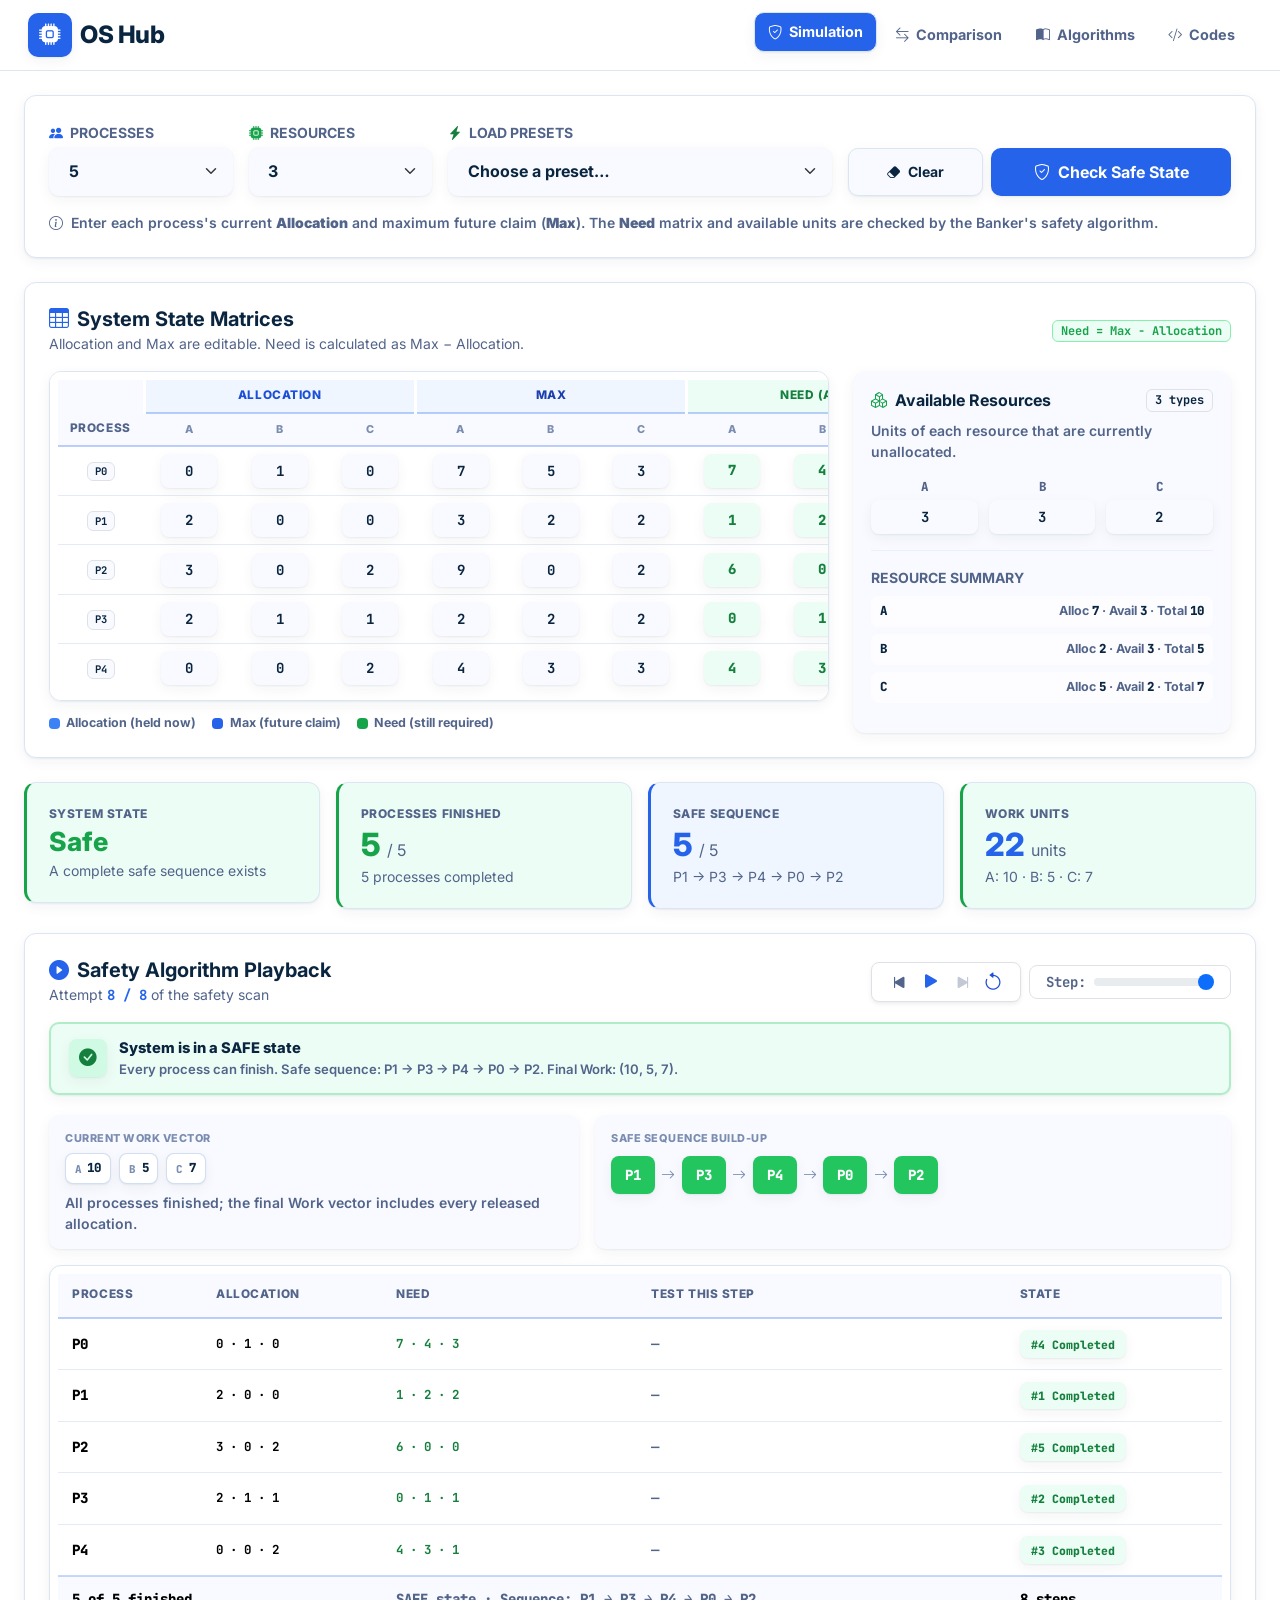
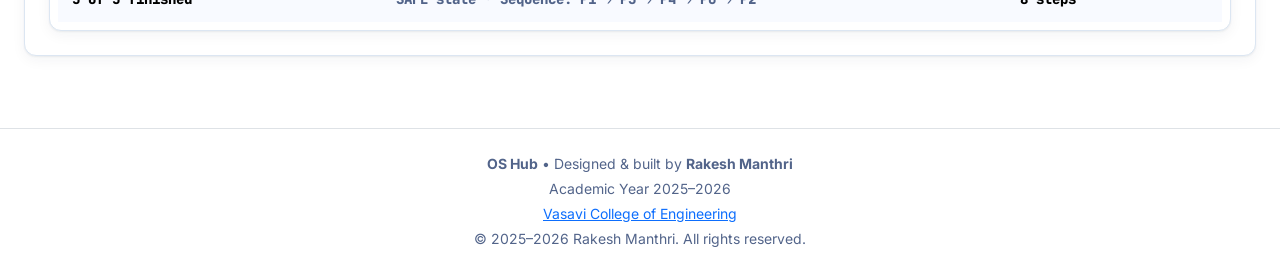
<file: bankers_algorithm.html>
<!DOCTYPE html>
<html lang="en">
<head>
    <meta charset="UTF-8">
    <meta name="viewport" content="width=device-width, initial-scale=1.0">
    <title>OS EduHub - Banker's Algorithm Simulator</title>

    <!-- Bootstrap 5 CSS -->
    <link href="vendor/bootstrap/bootstrap.min.css" rel="stylesheet">
    <link rel="stylesheet" href="design.css">
    <!-- Bootstrap Icons -->
    <link href="vendor/bootstrap-icons/bootstrap-icons.min.css" rel="stylesheet">
    <!-- Google Fonts -->
    <link rel="preconnect" href="https://fonts.googleapis.com">
    <link rel="preconnect" href="https://fonts.gstatic.com" crossorigin>
    <link href="https://fonts.googleapis.com/css2?family=Inter:wght@400;500;600;700;800&family=JetBrains+Mono:wght@400;500;600;700" rel="stylesheet">
    <!-- Prism.js -->
    <link href="vendor/prism/prism-tomorrow.min.css" rel="stylesheet" />
    <!-- Shared claymorphism theme -->
    <link href="simulator-theme.css" rel="stylesheet">

    <style>
        .kpi-red {
            background: #EFF6FF;
            border-left: 3px solid var(--accent-pink);
        }

        /* Editable State Matrices */
        .state-matrix {
            min-width: 900px;
            table-layout: fixed;
            font-size: 0.875rem;
        }

        .state-matrix th,
        .state-matrix td {
            text-align: center;
            padding: 0.45rem 0.32rem;
        }

        .state-matrix th.process-col {
            width: 86px;
        }

        .state-matrix .group-alloc {
            background: #EFF6FF;
            color: #1D4ED8;
            border-left: 3px solid #ffffff;
        }

        .state-matrix .group-max {
            background: #EFF6FF;
            color: #1E40AF;
            border-left: 3px solid #ffffff;
        }

        .state-matrix .group-need {
            background: #ECFDF5;
            color: #15803D;
            border-left: 3px solid #ffffff;
        }

        .state-matrix th.res-head {
            background: #F8FAFF;
            color: #7A8DB0;
            font-size: 0.68rem;
            letter-spacing: 0.5px;
        }

        .matrix-input {
            width: 56px;
            height: 34px;
            border: 2px solid transparent;
            border-radius: 8px;
            background: #F8FAFF;
            color: var(--text-main);
            font-family: var(--font-mono);
            font-weight: 700;
            font-size: 0.875rem;
            text-align: center;
            box-shadow: 0 1px 2px rgba(10, 37, 64, 0.06), 0 4px 14px rgba(10, 37, 64, 0.05);
            transition: background 0.2s ease, border-color 0.2s ease, box-shadow 0.2s ease;
            -moz-appearance: textfield;
        }

        .matrix-input::-webkit-outer-spin-button,
        .matrix-input::-webkit-inner-spin-button {
            -webkit-appearance: none;
            margin: 0;
        }

        .matrix-input:focus {
            background: #ffffff;
            border-color: var(--primary-blue);
            box-shadow: 0 0 0 3px rgba(37, 99, 235, 0.18);
            outline: none;
        }

        .matrix-input.is-invalid {
            background: #EFF6FF;
            border-color: var(--accent-pink);
            color: #1E40AF;
        }

        .need-cell {
            display: inline-flex;
            width: 56px;
            height: 34px;
            align-items: center;
            justify-content: center;
            border-radius: 8px;
            background: #ECFDF5;
            color: #15803D;
            font-family: var(--font-mono);
            font-weight: 800;
            font-size: 0.875rem;
            box-shadow: 0 1px 2px rgba(10, 37, 64, 0.06), 0 4px 14px rgba(10, 37, 64, 0.05);
        }

        .need-cell.is-invalid {
            background: #EFF6FF;
            color: #1E40AF;
        }

        .matrix-legend {
            display: flex;
            flex-wrap: wrap;
            gap: 1rem;
            margin-top: 0.8rem;
        }

        .matrix-legend span {
            font-size: 0.78rem;
            font-weight: 700;
            color: var(--text-muted);
            display: inline-flex;
            align-items: center;
            gap: 0.4rem;
        }

        .legend-dot {
            width: 11px;
            height: 11px;
            border-radius: 4px;
            display: inline-block;
        }

        /* Available / Work Vectors */
        .vector-panel {
            height: 100%;
            background: #F8FAFF;
            border-radius: 12px;
            padding: 1.15rem;
            box-shadow: 0 1px 2px rgba(10, 37, 64, 0.06), 0 4px 14px rgba(10, 37, 64, 0.05);
        }

        .vector-input-grid {
            display: grid;
            grid-template-columns: repeat(auto-fit, minmax(70px, 1fr));
            gap: 0.65rem;
        }

        .vector-input label {
            display: block;
            text-align: center;
            font-family: var(--font-mono);
            font-size: 0.78rem;
            font-weight: 800;
            color: var(--text-muted);
            margin-bottom: 4px;
        }

        .vector-input .matrix-input {
            width: 100%;
        }

        .vector-chip {
            display: inline-flex;
            align-items: center;
            gap: 0.35rem;
            background: #ffffff;
            border: 1px solid rgba(199, 214, 238, 0.8);
            border-radius: 8px;
            padding: 0.32rem 0.55rem;
            font-family: var(--font-mono);
            font-size: 0.78rem;
            font-weight: 800;
            color: var(--text-main);
            box-shadow: 0 1px 2px rgba(10, 37, 64, 0.06), 0 4px 14px rgba(10, 37, 64, 0.05);
        }

        .vector-chip .res-name {
            color: #7A8DB0;
            font-size: 0.68rem;
            font-weight: 800;
        }

        .resource-summary-list {
            display: flex;
            flex-direction: column;
            gap: 0.45rem;
        }

        .resource-summary-row {
            display: flex;
            align-items: center;
            justify-content: space-between;
            gap: 0.5rem;
            background: rgba(255, 255, 255, 0.72);
            border-radius: 8px;
            padding: 0.38rem 0.55rem;
            font-size: 0.78rem;
            font-weight: 700;
            color: var(--text-muted);
        }

        .resource-summary-row strong {
            font-family: var(--font-mono);
            color: var(--text-main);
        }

        /* Safety Sequence */
        .sequence-flow {
            display: flex;
            flex-wrap: wrap;
            align-items: center;
            gap: 0.4rem;
            min-height: 44px;
        }

        .seq-chip {
            display: inline-flex;
            align-items: center;
            justify-content: center;
            min-width: 44px;
            height: 38px;
            padding: 0 0.65rem;
            border-radius: 8px;
            background: #22C55E;
            color: #ffffff;
            font-family: var(--font-mono);
            font-size: 0.875rem;
            font-weight: 800;
            box-shadow: 0 1px 2px rgba(10, 37, 64, 0.06), 0 4px 14px rgba(10, 37, 64, 0.05);
        }

        .seq-chip.pending {
            background: #F8FAFF;
            color: #7A8DB0;
            border: 1px dashed #C7D6EE;
            box-shadow: 0 1px 2px rgba(10, 37, 64, 0.06), 0 4px 14px rgba(10, 37, 64, 0.05);
        }

        .seq-chip.current {
            background: #3B82F6;
            color: #fff;
            box-shadow: 0 1px 2px rgba(10, 37, 64, 0.06), 0 4px 14px rgba(10, 37, 64, 0.05);
        }

        .seq-arrow {
            color: #7A8DB0;
            font-size: 0.875rem;
            font-weight: 800;
        }

        .safety-work-grid {
            display: grid;
            grid-template-columns: minmax(0, 1fr) minmax(0, 1.2fr);
            gap: 1rem;
            align-items: stretch;
        }

        .safety-work-box {
            background: #F8FAFF;
            border-radius: 10px;
            padding: 0.9rem 1rem;
            box-shadow: 0 1px 2px rgba(10, 37, 64, 0.06), 0 4px 14px rgba(10, 37, 64, 0.05);
        }

        .safety-work-box .label {
            font-size: 0.68rem;
            font-weight: 800;
            text-transform: uppercase;
            letter-spacing: 0.5px;
            color: #7A8DB0;
            margin-bottom: 0.45rem;
        }

        .current-process-row td {
            background: #EFF6FF !important;
        }

        .current-process-row td:first-child {
            box-shadow: 0 1px 2px rgba(10, 37, 64, 0.06), 0 4px 14px rgba(10, 37, 64, 0.05);
        }

        .step-check-ok,
        .step-check-no {
            display: inline-flex;
            align-items: center;
            gap: 0.3rem;
            border-radius: 8px;
            padding: 0.28rem 0.55rem;
            font-size: 0.78rem;
            font-weight: 800;
            white-space: nowrap;
        }

        .step-check-ok {
            background: #ECFDF5;
            color: #15803D;
        }

        .step-check-no {
            background: #EFF6FF;
            color: #1E40AF;
        }

        /* Resource Request */
        .request-form-card {
            background: #F8FAFF;
            border-radius: 12px;
            padding: 1.3rem;
            box-shadow: 0 1px 2px rgba(10, 37, 64, 0.06), 0 4px 14px rgba(10, 37, 64, 0.05);
        }

        .request-empty {
            display: flex;
            flex-direction: column;
            align-items: center;
            justify-content: center;
            text-align: center;
            min-height: 300px;
            gap: 0.7rem;
            color: var(--text-muted);
            background: #F8FAFF;
            border: 2px dashed rgba(199, 214, 238, 0.9);
            border-radius: 12px;
            padding: 2rem;
        }

        .request-empty i {
            font-size: 2.4rem;
            color: #BFDBFE;
        }

        .request-outcome {
            border: 1px solid #DCE6F2;
            border-radius: 12px;
            padding: 1.4rem;
            box-shadow: 0 1px 2px rgba(10, 37, 64, 0.06), 0 4px 14px rgba(10, 37, 64, 0.05);
            height: 100%;
        }

        .request-outcome.granted {
            background: #ffffff;
            border-color: rgba(34, 197, 94, 0.55);
        }

        .request-outcome.denied {
            background: #ffffff;
            border-color: rgba(37, 99, 235, 0.5);
        }

        .request-checks {
            display: flex;
            flex-direction: column;
            gap: 0.55rem;
        }

        .request-check-item {
            display: flex;
            align-items: flex-start;
            gap: 0.6rem;
            padding: 0.6rem 0.75rem;
            border-radius: 8px;
            font-size: 0.78rem;
            font-weight: 700;
            background: #F8FAFF;
            color: #3E4F6E;
        }

        .request-check-item.pass {
            background: #ECFDF5;
            color: #15803D;
        }

        .request-check-item.fail {
            background: #EFF6FF;
            color: #1E40AF;
        }

        @media (max-width: 991.98px) {
            .safety-work-grid {
                grid-template-columns: 1fr;
            }
        }

        @media (max-width: 575.98px) {
            .request-form-card,
            .request-outcome {
                padding: 1rem;
            }

            .vector-input-grid {
                grid-template-columns: repeat(2, 1fr);
            }

            .state-matrix {
                min-width: 820px;
            }
        }
    </style>
</head>
<body>

    <!-- Navigation -->
    <nav class="navbar navbar-expand-xl glass-nav sticky-top py-2 px-3 mb-4">
        <div class="container-fluid max-w-7xl">
            <a class="navbar-brand d-flex align-items-center gap-2" href="index.html">
                <div class="brand-icon">
                    <i class="bi bi-cpu-fill"></i>
                </div>
                <div>
                    <span class="brand-text fs-4">OS Hub</span>
                </div>
            </a>

            <button class="navbar-toggler glass-nav-toggler border-0 shadow-none" type="button" data-bs-toggle="collapse" data-bs-target="#navbarContent" aria-controls="navbarContent" aria-expanded="false" aria-label="Toggle navigation">
                <i class="bi bi-list fs-2 text-primary"></i>
            </button>

            <div class="collapse navbar-collapse" id="navbarContent">
                <ul class="nav nav-pills ms-auto my-2 my-lg-0" id="mainNav" role="tablist">
                    <li class="nav-item" role="presentation">
                        <button class="nav-link active" id="tab-simulator" data-bs-toggle="pill" data-bs-target="#section-simulator" type="button" role="tab">
                            <i class="bi bi-shield-check me-1"></i> Simulation
                        </button>
                    </li>
                    <li class="nav-item" role="presentation">
                        <button class="nav-link" id="tab-request" data-bs-toggle="pill" data-bs-target="#section-request" type="button" role="tab">
                            <i class="bi bi-arrow-left-right me-1"></i> Comparison
                        </button>
                    </li>
                    <li class="nav-item" role="presentation">
                        <button class="nav-link" id="tab-theory" data-bs-toggle="pill" data-bs-target="#section-theory" type="button" role="tab">
                            <i class="bi bi-book-half me-1"></i> Algorithms
                        </button>
                    </li>
                    <li class="nav-item" role="presentation">
                        <button class="nav-link" id="tab-code" data-bs-toggle="pill" data-bs-target="#section-code" type="button" role="tab">
                            <i class="bi bi-code-slash me-1"></i> Codes
                        </button>
                    </li>
                </ul>
            </div>
        </div>
    </nav>

    <main class="container-fluid px-3 px-md-4 max-w-7xl pb-5 position-relative" style="z-index: 1;">
        <div class="tab-content" id="mainTabContent">

            <!-- ========================================== -->
            <!-- 1. SAFETY CHECK                            -->
            <!-- ========================================== -->
            <div class="tab-pane fade show active" id="section-simulator" role="tabpanel">

                <!-- Inputs -->
                <div class="glass-panel controls-bar-panel p-3 p-md-4 mb-4">
                    <div class="row g-3">
                        <div class="col-6 col-lg-2">
                            <label class="form-label fw-bold text-muted small text-uppercase mb-1" for="processCount">
                                <i class="bi bi-people-fill text-primary me-1"></i> Processes
                            </label>
                            <select class="form-select form-select-glass w-100" id="processCount">
                                <option>2</option>
                                <option>3</option>
                                <option>4</option>
                                <option selected>5</option>
                                <option>6</option>
                                <option>7</option>
                                <option>8</option>
                            </select>
                        </div>

                        <div class="col-6 col-lg-2">
                            <label class="form-label fw-bold text-muted small text-uppercase mb-1" for="resourceCount">
                                <i class="bi bi-cpu-fill text-success me-1"></i> Resources
                            </label>
                            <select class="form-select form-select-glass w-100" id="resourceCount">
                                <option>1</option>
                                <option>2</option>
                                <option selected>3</option>
                                <option>4</option>
                            </select>
                        </div>

                        <div class="col-12 col-md-7 col-lg-4">
                            <label class="form-label fw-bold text-muted small text-uppercase mb-1" for="presetSelect">
                                <i class="bi bi-lightning-charge-fill text-warning me-1"></i> Load Presets
                            </label>
                            <select class="form-select form-select-glass w-100" id="presetSelect">
                                <option value="">Choose a preset…</option>
                                <option value="classic">Classic Textbook (Safe)</option>
                                <option value="unsafe">Unsafe Variant</option>
                                <option value="mini">Mini 4 × 2 Example</option>
                                <option value="request">Request Demo (Safe Grant)</option>
                            </select>
                        </div>

                        <div class="col-12 col-md-5 col-lg-4 d-flex align-items-end">
                            <div class="d-flex flex-wrap gap-2 w-100">
                                <button class="btn btn-glass-outline btn-sm flex-grow-1" type="button" onclick="clearMatrices()">
                                    <i class="bi bi-eraser-fill me-1"></i> Clear
                                </button>
                                <button class="btn btn-glass-primary flex-grow-1" type="button" onclick="runSafety()">
                                    <i class="bi bi-shield-check me-1"></i> Check Safe State
                                </button>
                            </div>
                        </div>
                    </div>

                    <div class="small text-muted fw-semibold mt-3">
                        <i class="bi bi-info-circle me-1"></i>
                        Enter each process's current <strong>Allocation</strong> and maximum future claim (<strong>Max</strong>). The <strong>Need</strong> matrix and available units are checked by the Banker's safety algorithm.
                    </div>

                    <div id="inputError" class="input-error d-none">
                        <i class="bi bi-exclamation-triangle-fill"></i>
                        <span id="inputErrorText"></span>
                    </div>
                </div>

                <!-- Matrices -->
                <div class="glass-panel p-3 p-md-4 mb-4">
                    <div class="d-flex flex-wrap align-items-center justify-content-between gap-2 mb-3">
                        <div>
                            <h5 class="fw-bold mb-0 text-dark">
                                <i class="bi bi-table text-primary me-2"></i>System State Matrices
                            </h5>
                            <small class="text-muted">Allocation and Max are editable. Need is calculated as Max − Allocation.</small>
                            <small class="text-muted d-block d-xl-none mt-1"><i class="bi bi-arrows-move me-1"></i>Swipe the matrix sideways to edit Max and see Need.</small>
                        </div>
                        <span class="badge bg-success-subtle text-success border border-success-subtle font-monospace">Need = Max − Allocation</span>
                    </div>

                    <div class="row g-4">
                        <div class="col-12 col-xl-8">
                            <div class="table-matrix-wrapper">
                                <table class="table table-clay state-matrix align-middle mb-0" id="stateMatrix">
                                    <thead id="matrixHead"></thead>
                                    <tbody id="matrixBody"></tbody>
                                </table>
                            </div>
                            <div class="matrix-legend">
                                <span><span class="legend-dot" style="background: #3B82F6;"></span>Allocation (held now)</span>
                                <span><span class="legend-dot" style="background: #2563EB;"></span>Max (future claim)</span>
                                <span><span class="legend-dot" style="background: #16A34A;"></span>Need (still required)</span>
                            </div>
                        </div>

                        <div class="col-12 col-xl-4">
                            <div class="vector-panel">
                                <div class="d-flex align-items-center justify-content-between mb-2">
                                    <h6 class="fw-bold mb-0 text-dark">
                                        <i class="bi bi-boxes text-success me-1"></i> Available Resources
                                    </h6>
                                    <span class="badge bg-light text-dark border font-monospace" id="resourceCountBadge">0 types</span>
                                </div>
                                <p class="text-muted small fw-semibold mb-3">Units of each resource that are currently unallocated.</p>
                                <div class="vector-input-grid" id="availableInputs"></div>
                                <hr class="my-3" style="border-color: rgba(37, 99, 235, 0.25);">
                                <div class="label fw-bold text-muted small text-uppercase mb-2">Resource Summary</div>
                                <div class="resource-summary-list" id="resourceSummary"></div>
                            </div>
                        </div>
                    </div>
                </div>

                <!-- KPI -->
                <div class="row g-3 mb-4">
                    <div class="col-6 col-lg-3">
                        <div class="kpi-card kpi-blue" id="stateKpiCard">
                            <div class="kpi-label">System State</div>
                            <div class="kpi-value mt-1 text-primary" id="kpiState" style="font-size: 1.65rem;">Pending</div>
                            <small class="text-muted d-block mt-1" id="kpiStateSub">Run the safety check</small>
                        </div>
                    </div>
                    <div class="col-6 col-lg-3">
                        <div class="kpi-card kpi-green">
                            <div class="kpi-label">Processes Finished</div>
                            <div class="kpi-value text-success mt-1" id="kpiFinished">0 <span class="fs-6 fw-normal text-muted">/ 0</span></div>
                            <small class="text-muted d-block mt-1" id="kpiFinishedSub">No processes checked</small>
                        </div>
                    </div>
                    <div class="col-6 col-lg-3">
                        <div class="kpi-card kpi-blue">
                            <div class="kpi-label">Safe Sequence</div>
                            <div class="kpi-value mt-1" id="kpiSequence" style="color: var(--accent-purple);">0 <span class="fs-6 fw-normal text-muted">/ 0</span></div>
                            <small class="text-muted d-block mt-1" id="kpiSequenceSub">Builds up during playback</small>
                        </div>
                    </div>
                    <div class="col-6 col-lg-3">
                        <div class="kpi-card kpi-green">
                            <div class="kpi-label">Work Units</div>
                            <div class="kpi-value mt-1" id="kpiWork" style="color: var(--accent-amber);">0</div>
                            <small class="text-muted d-block mt-1" id="kpiWorkSub">Available vector</small>
                        </div>
                    </div>
                </div>

                <!-- Safety Playback -->
                <div class="glass-panel p-3 p-md-4 mb-4">
                    <div class="d-flex flex-wrap align-items-center justify-content-between gap-3 mb-2">
                        <div>
                            <h5 class="fw-bold mb-0 text-dark d-flex align-items-center">
                                <i class="bi bi-play-circle-fill text-primary me-2"></i>Safety Algorithm Playback
                            </h5>
                            <small class="text-muted">Attempt <strong class="text-primary font-monospace" id="stepCounterLabel">0 / 0</strong> of the safety scan</small>
                        </div>

                        <div class="d-flex flex-wrap align-items-center gap-2">
                            <div class="bg-white px-3 py-1.5 rounded-3 border d-flex align-items-center gap-2 shadow-sm">
                                <button class="btn btn-sm btn-link text-secondary p-0" id="btnStepPrev" onclick="stepSafety('prev')" title="Previous step" aria-label="Previous step">
                                    <i class="bi bi-skip-start-fill fs-5"></i>
                                </button>
                                <button class="btn btn-sm btn-link text-primary p-0" id="btnPlay" onclick="togglePlay()" title="Play / Pause" aria-label="Play or pause">
                                    <i class="bi bi-play-fill fs-4" id="playIcon"></i>
                                </button>
                                <button class="btn btn-sm btn-link text-secondary p-0" id="btnStepNext" onclick="stepSafety('next')" title="Next step" aria-label="Next step">
                                    <i class="bi bi-skip-end-fill fs-5"></i>
                                </button>
                                <button class="btn btn-sm btn-link text-danger p-0" id="btnReset" onclick="resetPlayback()" title="Reset playback" aria-label="Reset playback">
                                    <i class="bi bi-arrow-counterclockwise fs-5"></i>
                                </button>
                            </div>

                            <div class="d-flex align-items-center gap-2 bg-white px-3 py-1 rounded-3 border">
                                <label for="stepScrubber" class="small fw-bold text-muted mb-0 font-monospace">Step:</label>
                                <input type="range" class="form-range" id="stepScrubber" min="0" max="0" value="0" style="width: 120px;" oninput="scrubStep(this.value)">
                            </div>
                        </div>
                    </div>

                    <div class="decision-banner" id="decisionBanner">
                        <span class="banner-icon" id="decisionIcon"><i class="bi bi-info-circle-fill"></i></span>
                        <div>
                            <div class="banner-title" id="decisionTitle">Ready to check the state</div>
                            <div class="banner-text" id="decisionText">Enter the matrices and run the Banker's safety algorithm.</div>
                        </div>
                    </div>

                    <div class="safety-work-grid mb-3">
                        <div class="safety-work-box">
                            <div class="label">Current Work Vector</div>
                            <div class="d-flex flex-wrap gap-2" id="workVector"></div>
                            <div class="small text-muted fw-semibold mt-2" id="workHint">Work starts equal to Available.</div>
                        </div>
                        <div class="safety-work-box">
                            <div class="label">Safe Sequence Build-Up</div>
                            <div class="sequence-flow" id="sequenceFlow"></div>
                        </div>
                    </div>

                    <div class="table-matrix-wrapper">
                        <table class="table table-clay align-middle mb-0" id="safetyTable">
                            <thead id="safetyHead"></thead>
                            <tbody id="safetyBody"></tbody>
                            <tfoot id="safetyFoot"></tfoot>
                        </table>
                    </div>
                </div>
            </div>

            <!-- ========================================== -->
            <!-- 2. RESOURCE REQUEST                        -->
            <!-- ========================================== -->
            <div class="tab-pane fade" id="section-request" role="tabpanel">
                <div class="glass-panel p-3 p-md-4 mb-4">
                    <div class="d-flex flex-wrap justify-content-between align-items-center gap-3 mb-4">
                        <div>
                            <h4 class="fw-bold mb-1 brand-text">
                                <i class="bi bi-arrow-left-right me-2"></i>Resource-Request Algorithm
                            </h4>
                            <p class="text-muted mb-0">Test whether a process may receive additional resources without pushing the system into an unsafe state.</p>
                        </div>
                        <span class="badge bg-success-subtle text-success border border-success-subtle font-monospace" id="requestStateBadge">Current state loaded</span>
                    </div>

                    <div class="row g-4">
                        <div class="col-12 col-lg-4">
                            <div class="request-form-card">
                                <h5 class="fw-bold text-dark mb-3">
                                    <i class="bi bi-sliders text-primary me-2"></i>Request Details
                                </h5>

                                <label class="form-label fw-bold text-muted small text-uppercase mb-1" for="requestProcess">Requesting Process</label>
                                <select class="form-select form-select-glass w-100 mb-3" id="requestProcess" onchange="updateRequestHint()"></select>

                                <label class="form-label fw-bold text-muted small text-uppercase mb-1">Request Vector</label>
                                <div class="vector-input-grid mb-2" id="requestInputs"></div>

                                <div class="small text-muted fw-semibold mt-2 mb-3" id="requestNeedHint">
                                    Select a process to see its remaining need.
                                </div>

                                <div class="d-flex flex-column gap-2">
                                    <button class="btn btn-glass-primary" type="button" onclick="testRequest()">
                                        <i class="bi bi-send-fill me-1"></i> Test Request
                                    </button>
                                    <button class="btn btn-glass-outline btn-sm" type="button" onclick="fillDemoRequest()">
                                        <i class="bi bi-lightning-charge-fill text-warning me-1"></i> Fill Demo Request
                                    </button>
                                </div>

                                <div class="small text-muted fw-semibold mt-3">
                                    <i class="bi bi-info-circle me-1"></i>
                                    A request must satisfy <strong>Request ≤ Need</strong> and <strong>Request ≤ Available</strong>, and the resulting state must still be safe.
                                </div>
                            </div>
                        </div>

                        <div class="col-12 col-lg-8">
                            <div id="requestResult">
                                <div class="request-empty">
                                    <i class="bi bi-shield-check"></i>
                                    <div>
                                        <h5 class="fw-bold text-dark mb-1">No request tested yet</h5>
                                        <p class="mb-0">Pick a process, enter how many units of each resource it wants, then run the request check.</p>
                                    </div>
                                </div>
                            </div>
                        </div>
                    </div>
                </div>

                <div class="row g-4">
                    <div class="col-12 col-lg-4">
                        <div class="frag-tile h-100">
                            <div class="d-flex align-items-center gap-3 mb-2">
                                <span class="seq-chip" style="background: #3B82F6;">1</span>
                                <h6 class="fw-bold mb-0 text-dark">Validate the Request</h6>
                            </div>
                            <p class="text-muted small mb-0">Reject the request immediately if it exceeds the process's announced maximum claim or if the resources are not currently available.</p>
                        </div>
                    </div>
                    <div class="col-12 col-lg-4">
                        <div class="frag-tile h-100">
                            <div class="d-flex align-items-center gap-3 mb-2">
                                <span class="seq-chip" style="background: #3B82F6;">2</span>
                                <h6 class="fw-bold mb-0 text-dark">Pretend to Allocate</h6>
                            </div>
                            <p class="text-muted small mb-0">Temporarily reduce Available, increase Allocation, and reduce Need as if the request had already been granted.</p>
                        </div>
                    </div>
                    <div class="col-12 col-lg-4">
                        <div class="frag-tile h-100">
                            <div class="d-flex align-items-center gap-3 mb-2">
                                <span class="seq-chip">3</span>
                                <h6 class="fw-bold mb-0 text-dark">Re-run Safety Check</h6>
                            </div>
                            <p class="text-muted small mb-0">Grant the request only if the imaginary new state is safe. Otherwise deny it and restore the original state.</p>
                        </div>
                    </div>
                </div>
            </div>

            <!-- ========================================== -->
            <!-- 3. ALGORITHM THEORY                        -->
            <!-- ========================================== -->
            <div class="tab-pane fade" id="section-theory" role="tabpanel">
                <div class="glass-panel p-3 p-md-4 mb-4">
                    <div class="text-center mx-auto mb-5" style="max-width: 780px;">
                        <span class="badge rounded-pill bg-warning-subtle text-warning-emphasis px-3 py-2 fw-bold text-uppercase mb-2">Deadlock Avoidance</span>
                        <h2 class="fw-bold brand-text mb-3">Banker's Algorithm Guide</h2>
                        <p class="text-muted">Banker's algorithm grants resources only when the resulting state is still safe. A state is safe if there exists at least one order in which every process can finish using the currently available resources plus resources released by earlier processes.</p>
                    </div>

                    <div class="row g-4">
                        <div class="col-12 col-lg-4">
                            <div class="algo-card">
                                <div class="d-flex justify-content-between align-items-start mb-3">
                                    <div>
                                        <h4 class="fw-bold text-primary mb-1">Safe State</h4>
                                        <span class="badge bg-primary-subtle text-primary border border-primary-subtle">At least one finish order</span>
                                    </div>
                                    <i class="bi bi-shield-check fs-2 text-primary"></i>
                                </div>
                                <p class="text-muted">A safe state guarantees that some sequence of process completions can satisfy every outstanding need. The safe sequence is not necessarily unique.</p>
                                <h6 class="fw-bold text-dark mt-3 mb-2"><i class="bi bi-check2 text-success me-1"></i>Key idea:</h6>
                                <ul class="text-muted small ps-3 mb-0">
                                    <li>Work starts as the current Available vector.</li>
                                    <li>A process can finish when every Need entry is ≤ Work.</li>
                                    <li>On finishing, it releases its Allocation back into Work.</li>
                                </ul>
                            </div>
                        </div>

                        <div class="col-12 col-lg-4">
                            <div class="algo-card">
                                <div class="d-flex justify-content-between align-items-start mb-3">
                                    <div>
                                        <h4 class="fw-bold mb-1" style="color: var(--accent-pink);">Unsafe State</h4>
                                        <span class="badge bg-danger-subtle text-danger border border-danger-subtle">No finish order exists</span>
                                    </div>
                                    <i class="bi bi-exclamation-octagon-fill fs-2" style="color: var(--accent-pink);"></i>
                                </div>
                                <p class="text-muted">If no unfinished process can fit within the current Work vector, the safety algorithm cannot make progress. The system is unsafe and may later deadlock.</p>
                                <h6 class="fw-bold text-dark mt-3 mb-2"><i class="bi bi-info-circle text-primary me-1"></i>Important:</h6>
                                <ul class="text-muted small ps-3 mb-0">
                                    <li>Unsafe is <strong>not</strong> the same as deadlocked.</li>
                                    <li>An unsafe state may never deadlock if processes behave well.</li>
                                    <li>Banker's algorithm refuses every transition into an unsafe state.</li>
                                </ul>
                            </div>
                        </div>

                        <div class="col-12 col-lg-4">
                            <div class="algo-card">
                                <div class="d-flex justify-content-between align-items-start mb-3">
                                    <div>
                                        <h4 class="fw-bold text-success mb-1">Request Check</h4>
                                        <span class="badge bg-success-subtle text-success border border-success-subtle">Three conditions</span>
                                    </div>
                                    <i class="bi bi-arrow-left-right fs-2 text-success"></i>
                                </div>
                                <p class="text-muted">When a process asks for resources, Banker's algorithm checks the request against the announced maximum and current availability before pretending to allocate it.</p>
                                <h6 class="fw-bold text-dark mt-3 mb-2"><i class="bi bi-check2 text-success me-1"></i>Grant only if:</h6>
                                <ul class="text-muted small ps-3 mb-0">
                                    <li><strong>Request ≤ Need</strong> for every resource.</li>
                                    <li><strong>Request ≤ Available</strong> for every resource.</li>
                                    <li>The hypothetical post-allocation state is safe.</li>
                                </ul>
                            </div>
                        </div>
                    </div>

                    <div class="row g-4 mt-1">
                        <div class="col-12 col-lg-6">
                            <div class="frag-tile">
                                <h6 class="fw-bold text-dark mb-3"><i class="bi bi-table text-primary me-2"></i>State Data Structures</h6>
                                <div class="d-flex flex-column gap-2">
                                    <div class="resource-summary-row"><span>Allocation[i][j]</span><strong>units of j held by P<sub>i</sub></strong></div>
                                    <div class="resource-summary-row"><span>Max[i][j]</span><strong>maximum future claim of P<sub>i</sub></strong></div>
                                    <div class="resource-summary-row"><span>Need[i][j]</span><strong>Max − Allocation</strong></div>
                                    <div class="resource-summary-row"><span>Available[j]</span><strong>currently unallocated units</strong></div>
                                    <div class="resource-summary-row"><span>Work[j]</span><strong>scratch availability during the check</strong></div>
                                </div>
                            </div>
                        </div>

                        <div class="col-12 col-lg-6">
                            <div class="frag-tile">
                                <h6 class="fw-bold text-dark mb-3"><i class="bi bi-calculator text-success me-2"></i>Core Formulas</h6>
                                <div class="d-flex flex-wrap gap-2">
                                    <span class="formula-pill"><i class="bi bi-dash-circle"></i> Need = Max − Allocation</span>
                                    <span class="formula-pill"><i class="bi bi-plus-circle"></i> Work = Work + Allocation<sub>finished</sub></span>
                                    <span class="formula-pill"><i class="bi bi-shield-check"></i> Safe ⇔ a complete finish sequence exists</span>
                                    <span class="formula-pill"><i class="bi bi-arrow-left-right"></i> Request ≤ Need and Request ≤ Available</span>
                                </div>
                                <p class="text-muted small mt-3 mb-0">The safety check runs in at most <em>n</em> successful passes because each pass finishes at least one process.</p>
                            </div>
                        </div>
                    </div>
                </div>
            </div>

            <!-- ========================================== -->
            <!-- 4. C CODE                                  -->
            <!-- ========================================== -->
            <div class="tab-pane fade" id="section-code" role="tabpanel">
                <div class="glass-panel p-3 p-md-4 mb-4">
                    <div class="d-flex flex-wrap justify-content-between align-items-center gap-3 mb-3">
                        <div>
                            <h4 class="fw-bold mb-1 brand-text">
                                <i class="bi bi-code-slash me-2"></i>C Implementation Code
                            </h4>
                            <p class="text-muted mb-0">Reference implementations for the safety algorithm and the resource-request check.</p>
                        </div>
                        <div class="d-flex flex-wrap gap-2">
                            <select class="form-select form-select-glass form-select-sm" id="codeAlgoSelect" onchange="updateCodeDisplay()" style="min-width: 220px; width: auto;">
                                <option value="SAFETY">Safety Algorithm</option>
                                <option value="REQUEST">Resource Request Check</option>
                            </select>
                            <button class="btn btn-glass-outline btn-sm" onclick="copyCode()">
                                <i class="bi bi-clipboard me-1"></i> Copy Code
                            </button>
                            <button class="btn btn-glass-outline btn-sm" onclick="downloadCode()">
                                <i class="bi bi-download me-1"></i> Download
                            </button>
                        </div>
                    </div>

                    <div class="code-container">
                        <div class="code-header">
                            <div class="code-dots">
                                <span style="background: #1E40AF;"></span>
                                <span style="background: #2563EB;"></span>
                                <span style="background: #22C55E;"></span>
                            </div>
                            <span class="text-light small font-monospace" id="codeFileName">bankers_safety.c</span>
                        </div>
                        <pre><code class="language-c" id="codeBlock">/* Banker's Algorithm - Safety Check */</code></pre>
                    </div>
                </div>
            </div>

        </div>
    </main>

    <script src="vendor/bootstrap/bootstrap.bundle.min.js"></script>
    <script src="vendor/prism/prism.min.js"></script>
    <script src="vendor/prism/prism-c.min.js"></script>

    <script>
        // =========================================================
        // State, Presets & Helpers
        // =========================================================
        const RESOURCE_NAMES = ['A', 'B', 'C', 'D'];

        const presets = {
            classic: {
                processes: 5,
                resources: 3,
                allocation: [
                    [0, 1, 0],
                    [2, 0, 0],
                    [3, 0, 2],
                    [2, 1, 1],
                    [0, 0, 2]
                ],
                max: [
                    [7, 5, 3],
                    [3, 2, 2],
                    [9, 0, 2],
                    [2, 2, 2],
                    [4, 3, 3]
                ],
                available: [3, 3, 2]
            },
            unsafe: {
                processes: 5,
                resources: 3,
                allocation: [
                    [0, 1, 0],
                    [2, 0, 0],
                    [3, 0, 2],
                    [2, 1, 1],
                    [0, 0, 2]
                ],
                max: [
                    [7, 5, 3],
                    [3, 2, 2],
                    [9, 0, 2],
                    [2, 2, 2],
                    [4, 3, 3]
                ],
                available: [1, 0, 0]
            },
            mini: {
                processes: 4,
                resources: 2,
                allocation: [
                    [1, 0],
                    [0, 1],
                    [1, 1],
                    [0, 0]
                ],
                max: [
                    [2, 1],
                    [1, 2],
                    [2, 2],
                    [1, 1]
                ],
                available: [1, 1]
            }
        };

        let currentState = null;
        let safety = null;
        let stepIndex = 0;
        let playTimer = null;
        let requestOutcome = null;

        function fmt(value) {
            return Number(value || 0).toLocaleString('en-US');
        }

        function sum(values) {
            return values.reduce((total, value) => total + Number(value || 0), 0);
        }

        function vecText(vector) {
            return `(${vector.map(value => fmt(value)).join(', ')})`;
        }

        function cloneState(state) {
            return {
                processes: state.processes,
                resources: state.resources,
                allocation: state.allocation.map(row => [...row]),
                max: state.max.map(row => [...row]),
                available: [...state.available]
            };
        }

        function computeNeed(state) {
            return state.allocation.map((row, index) =>
                row.map((value, resource) => state.max[index][resource] - value)
            );
        }

        function createEmptyState(processCount, resourceCount) {
            return {
                processes: processCount,
                resources: resourceCount,
                allocation: Array.from({ length: processCount }, () => Array(resourceCount).fill(0)),
                max: Array.from({ length: processCount }, () => Array(resourceCount).fill(0)),
                available: Array(resourceCount).fill(0)
            };
        }

        function showInputError(message) {
            document.getElementById('inputErrorText').textContent = message;
            document.getElementById('inputError').classList.remove('d-none');
        }

        function hideInputError() {
            document.getElementById('inputError').classList.add('d-none');
        }

        function formValue(id) {
            return Math.max(0, Math.floor(Number(document.getElementById(id).value) || 0));
        }

        // =========================================================
        // Matrix Rendering & Input Handling
        // =========================================================
        function renderMatrixEditors(state) {
            document.getElementById('processCount').value = state.processes;
            document.getElementById('resourceCount').value = state.resources;

            const resourceLabels = RESOURCE_NAMES.slice(0, state.resources);
            const head = document.getElementById('matrixHead');
            const body = document.getElementById('matrixBody');

            head.innerHTML = `
                <tr>
                    <th class="process-col" rowspan="2">Process</th>
                    <th class="group-alloc" colspan="${state.resources}">Allocation</th>
                    <th class="group-max" colspan="${state.resources}">Max</th>
                    <th class="group-need" colspan="${state.resources}">Need (auto)</th>
                </tr>
                <tr>
                    ${resourceLabels.map(label => `<th class="res-head">${label}</th>`).join('')}
                    ${resourceLabels.map(label => `<th class="res-head">${label}</th>`).join('')}
                    ${resourceLabels.map(label => `<th class="res-head">${label}</th>`).join('')}
                </tr>
            `;

            body.innerHTML = state.allocation.map((row, processIndex) => {
                const allocationCells = row.map((value, resourceIndex) => `
                    <td>
                        <input type="number" min="0" step="1" class="matrix-input alloc-input"
                            data-row="${processIndex}" data-col="${resourceIndex}"
                            value="${value}" oninput="handleMatrixInput(this)" aria-label="Allocation P${processIndex} ${resourceLabels[resourceIndex]}">
                    </td>
                `).join('');

                const maxCells = state.max[processIndex].map((value, resourceIndex) => `
                    <td>
                        <input type="number" min="0" step="1" class="matrix-input max-input"
                            data-row="${processIndex}" data-col="${resourceIndex}"
                            value="${value}" oninput="handleMatrixInput(this)" aria-label="Max P${processIndex} ${resourceLabels[resourceIndex]}">
                    </td>
                `).join('');

                const needCells = row.map((value, resourceIndex) => {
                    const need = Math.max(0, state.max[processIndex][resourceIndex] - value);
                    return `
                        <td>
                            <span class="need-cell" data-need-row="${processIndex}" data-need-col="${resourceIndex}">${need}</span>
                        </td>
                    `;
                }).join('');

                return `
                    <tr>
                        <td><span class="badge bg-light text-dark border font-monospace">P${processIndex}</span></td>
                        ${allocationCells}
                        ${maxCells}
                        ${needCells}
                    </tr>
                `;
            }).join('');

            const availableInputs = document.getElementById('availableInputs');
            availableInputs.innerHTML = state.available.map((value, index) => `
                <div class="vector-input">
                    <label for="availableInput-${index}">${resourceLabels[index]}</label>
                    <input type="number" min="0" step="1" class="matrix-input" id="availableInput-${index}"
                        data-col="${index}" value="${value}" oninput="handleAvailableInput(this)" aria-label="Available ${resourceLabels[index]}">
                </div>
            `).join('');

            document.getElementById('resourceCountBadge').textContent = `${state.resources} type${state.resources === 1 ? '' : 's'}`;
            updateResourceSummary();
            hideInputError();
        }

        function updateNeedCell(row, col) {
            const allocInput = document.querySelector(`.alloc-input[data-row="${row}"][data-col="${col}"]`);
            const maxInput = document.querySelector(`.max-input[data-row="${row}"][data-col="${col}"]`);
            const needCell = document.querySelector(`.need-cell[data-need-row="${row}"][data-need-col="${col}"]`);
            if (!allocInput || !maxInput || !needCell) return;

            const allocation = Math.max(0, Number(allocInput.value) || 0);
            const maximum = Math.max(0, Number(maxInput.value) || 0);
            const invalid = allocation > maximum;

            allocInput.classList.toggle('is-invalid', invalid);
            maxInput.classList.toggle('is-invalid', invalid);
            needCell.textContent = invalid ? '!' : String(maximum - allocation);
            needCell.classList.toggle('is-invalid', invalid);
        }

        function handleMatrixInput(input) {
            let value = Number(input.value);
            if (!Number.isFinite(value)) value = 0;
            value = Math.max(0, Math.floor(value));
            if (input.value !== '' && Number(input.value) !== value) input.value = value;

            updateNeedCell(Number(input.dataset.row), Number(input.dataset.col));
            updateResourceSummary();
            hideInputError();
        }

        function handleAvailableInput(input) {
            let value = Number(input.value);
            if (!Number.isFinite(value)) value = 0;
            value = Math.max(0, Math.floor(value));
            if (input.value !== '' && Number(input.value) !== value) input.value = value;
            updateResourceSummary();
            hideInputError();
        }

        function updateResourceSummary() {
            const resourceCount = Number(document.getElementById('resourceCount').value) || 1;
            const summary = document.getElementById('resourceSummary');
            if (!summary) return;

            const rows = [];

            for (let resource = 0; resource < resourceCount; resource++) {
                const allocations = [...document.querySelectorAll(`.alloc-input[data-col="${resource}"]`)];
                const allocated = allocations.reduce((total, input) => total + (Number(input.value) || 0), 0);
                const availableInput = document.getElementById(`availableInput-${resource}`);
                const available = Number(availableInput ? availableInput.value : 0) || 0;
                const label = RESOURCE_NAMES[resource];

                rows.push(`
                    <div class="resource-summary-row">
                        <span><strong>${label}</strong></span>
                        <span>Alloc <strong>${fmt(allocated)}</strong> · Avail <strong>${fmt(available)}</strong> · Total <strong>${fmt(allocated + available)}</strong></span>
                    </div>
                `);
            }

            summary.innerHTML = rows.join('');
        }

        function readState() {
            const processCount = Number(document.getElementById('processCount').value) || 0;
            const resourceCount = Number(document.getElementById('resourceCount').value) || 0;
            const allocation = [];
            const max = [];
            let hasOverclaim = false;

            for (let row = 0; row < processCount; row++) {
                allocation.push([]);
                max.push([]);

                for (let col = 0; col < resourceCount; col++) {
                    const allocInput = document.querySelector(`.alloc-input[data-row="${row}"][data-col="${col}"]`);
                    const maxInput = document.querySelector(`.max-input[data-row="${row}"][data-col="${col}"]`);

                    const allocationValue = Math.max(0, Math.floor(Number(allocInput ? allocInput.value : 0) || 0));
                    const maxValue = Math.max(0, Math.floor(Number(maxInput ? maxInput.value : 0) || 0));

                    allocation[row].push(allocationValue);
                    max[row].push(maxValue);

                    if (allocationValue > maxValue) {
                        hasOverclaim = true;
                        if (allocInput) allocInput.classList.add('is-invalid');
                        if (maxInput) maxInput.classList.add('is-invalid');
                    }
                }
            }

            if (hasOverclaim) {
                showInputError('Allocation cannot exceed Max for any process/resource pair. Fix the highlighted cells.');
                return null;
            }

            const available = [];
            for (let col = 0; col < resourceCount; col++) {
                const input = document.getElementById(`availableInput-${col}`);
                available.push(Math.max(0, Math.floor(Number(input ? input.value : 0) || 0)));
            }

            hideInputError();

            return {
                processes: processCount,
                resources: resourceCount,
                allocation,
                max,
                available
            };
        }

        function syncStateInputs(state) {
            document.getElementById('processCount').value = state.processes;
            document.getElementById('resourceCount').value = state.resources;
        }

        // =========================================================
        // Safety Algorithm
        // =========================================================
        function computeSafety(state) {
            const need = computeNeed(state);
            let work = [...state.available];
            let finished = Array(state.processes).fill(false);
            let sequence = [];
            let pass = 0;

            const steps = [{
                work: [...work],
                finished: [...finished],
                sequence: [...sequence],
                active: null,
                condition: 'start',
                pass: 0,
                workBefore: [...work],
                needRow: null,
                released: null,
                verdict: 'pending'
            }];

            while (!finished.every(Boolean)) {
                pass += 1;
                let progressed = false;

                for (let process = 0; process < state.processes; process++) {
                    if (finished[process]) continue;

                    const canFinish = need[process].every((value, resource) => value <= work[resource]);
                    const workBefore = [...work];

                    if (canFinish) {
                        finished[process] = true;
                        sequence.push(process);
                        const released = [...state.allocation[process]];
                        work = work.map((value, resource) => value + released[resource]);
                        progressed = true;

                        steps.push({
                            work: [...work],
                            finished: [...finished],
                            sequence: [...sequence],
                            active: process,
                            condition: 'can',
                            pass,
                            workBefore,
                            needRow: [...need[process]],
                            released,
                            verdict: 'pending'
                        });
                    } else {
                        steps.push({
                            work: [...work],
                            finished: [...finished],
                            sequence: [...sequence],
                            active: process,
                            condition: 'cannot',
                            pass,
                            workBefore,
                            needRow: [...need[process]],
                            released: null,
                            verdict: 'pending'
                        });
                    }
                }

                if (!progressed) break;
            }

            const safe = finished.every(Boolean);
            steps.push({
                work: [...work],
                finished: [...finished],
                sequence: [...sequence],
                active: null,
                condition: 'final',
                pass,
                workBefore: [...work],
                needRow: null,
                released: null,
                verdict: safe ? 'safe' : 'unsafe'
            });

            return {
                need,
                steps,
                safe,
                sequence: [...sequence],
                remaining: finished
                    .map((done, index) => done ? null : `P${index}`)
                    .filter(Boolean)
            };
        }

        function runSafety() {
            const state = readState();
            if (!state) return;

            stopPlayback();
            currentState = state;
            safety = computeSafety(state);
            stepIndex = safety.steps.length - 1;

            renderAll();
            updateRequestForm();
            renderRequestBadge();
        }

        // =========================================================
        // Rendering
        // =========================================================
        function renderAll() {
            if (!safety) return;
            const step = safety.steps[stepIndex];
            renderKPIs(step);
            renderSafety(step);
            renderPlayback();
        }

        function renderKPIs(step) {
            const finishedCount = step.finished.filter(Boolean).length;
            const isFinal = step.condition === 'final';
            const stateCard = document.getElementById('stateKpiCard');
            const stateValue = document.getElementById('kpiState');

            stateCard.className = 'kpi-card ' + (isFinal
                ? (safety.safe ? 'kpi-green' : 'kpi-red')
                : 'kpi-blue');

            stateValue.className = 'kpi-value mt-1 ' + (isFinal
                ? (safety.safe ? 'text-success' : 'text-danger')
                : 'text-primary');
            stateValue.style.fontSize = '1.65rem';
            stateValue.textContent = isFinal
                ? (safety.safe ? 'Safe' : 'Unsafe')
                : (stepIndex === 0 ? 'Pending' : 'Checking');

            document.getElementById('kpiStateSub').textContent = isFinal
                ? (safety.safe
                    ? 'A complete safe sequence exists'
                    : `${safety.remaining.length} process${safety.remaining.length === 1 ? '' : 'es'} cannot finish`)
                : 'Stepping through the safety scan';

            document.getElementById('kpiFinished').innerHTML =
                `${finishedCount} <span class="fs-6 fw-normal text-muted">/ ${safety.steps[0].finished.length}</span>`;
            document.getElementById('kpiFinishedSub').textContent = finishedCount
                ? `${finishedCount} process${finishedCount === 1 ? '' : 'es'} completed`
                : 'No processes completed yet';

            document.getElementById('kpiSequence').innerHTML =
                `${step.sequence.length} <span class="fs-6 fw-normal text-muted">/ ${safety.steps[0].finished.length}</span>`;
            document.getElementById('kpiSequenceSub').textContent = step.sequence.length
                ? step.sequence.map(index => `P${index}`).join(' → ')
                : 'Builds up during playback';

            const workTotal = sum(step.work);
            document.getElementById('kpiWork').innerHTML =
                `${fmt(workTotal)} <span class="fs-6 fw-normal text-muted">units</span>`;
            document.getElementById('kpiWorkSub').textContent =
                step.work.map((value, index) => `${RESOURCE_NAMES[index]}: ${fmt(value)}`).join(' · ');
        }

        function vectorChips(values, extraClass = '') {
            return values.map((value, index) => `
                <span class="vector-chip ${extraClass}">
                    <span class="res-name">${RESOURCE_NAMES[index]}</span>${fmt(value)}
                </span>
            `).join('');
        }

        function renderSafety(step) {
            document.getElementById('workVector').innerHTML = vectorChips(step.work);
            document.getElementById('workHint').textContent = step.condition === 'final'
                ? (safety.safe
                    ? 'All processes finished; the final Work vector includes every released allocation.'
                    : 'No further process can finish with this Work vector.')
                : (stepIndex === 0
                    ? 'Work starts equal to the Available vector.'
                    : `Pass ${step.pass} · Work after the latest completed release.`);

            const flow = [];
            const processTotal = safety.steps[0].finished.length;

            for (let index = 0; index < processTotal; index++) {
                if (index > 0) flow.push('<span class="seq-arrow"><i class="bi bi-arrow-right"></i></span>');

                if (index < step.sequence.length) {
                    const isLatest = step.active !== null && index === step.sequence.length - 1;
                    flow.push(`<span class="seq-chip ${isLatest ? 'current' : ''}">P${step.sequence[index]}</span>`);
                } else {
                    flow.push('<span class="seq-chip pending">?</span>');
                }
            }

            if (step.condition === 'final' && !safety.safe) {
                flow.push(`<span class="small fw-bold text-danger ms-2"><i class="bi bi-x-circle me-1"></i>Remaining: ${safety.remaining.join(', ')}</span>`);
            }

            document.getElementById('sequenceFlow').innerHTML = flow.join('');

            document.getElementById('safetyHead').innerHTML = `
                <tr>
                    <th>Process</th>
                    <th>Allocation</th>
                    <th>Need</th>
                    <th>Test This Step</th>
                    <th>State</th>
                </tr>
            `;

            const bodyRows = [];

            for (let process = 0; process < processTotal; process++) {
                const allocation = currentState.allocation[process];
                const need = safety.need[process];
                const isCurrent = step.active === process;
                const done = step.finished[process];
                const isFinishedNow = isCurrent && step.condition === 'can';
                const isBlockedNow = isCurrent && step.condition === 'cannot';
                const sequencePosition = step.sequence.indexOf(process);

                let testCell = '<span class="text-muted">—</span>';
                if (isFinishedNow) {
                    testCell = '<span class="step-check-ok"><i class="bi bi-check2-circle"></i> Need ≤ Work</span>';
                } else if (isBlockedNow) {
                    testCell = '<span class="step-check-no"><i class="bi bi-x-circle"></i> Need &gt; Work</span>';
                }

                let stateCell = '<span class="status-badge-pending">Waiting</span>';
                if (isFinishedNow) {
                    stateCell = '<span class="status-badge-alloc">Finished now</span>';
                } else if (isBlockedNow) {
                    stateCell = '<span class="status-badge-fail">Must wait</span>';
                } else if (done) {
                    stateCell = `<span class="status-badge-alloc">#${sequencePosition + 1} Completed</span>`;
                }

                bodyRows.push(`
                    <tr class="${isCurrent ? 'current-process-row' : ''}">
                        <td><strong class="font-monospace">P${process}</strong></td>
                        <td class="font-monospace fw-bold" style="font-size: 0.78rem;">${allocation.map(value => fmt(value)).join(' · ')}</td>
                        <td class="font-monospace fw-bold" style="font-size: 0.78rem; color: #15803D;">${need.map(value => fmt(value)).join(' · ')}</td>
                        <td>${testCell}</td>
                        <td>${stateCell}</td>
                    </tr>
                `);
            }

            document.getElementById('safetyBody').innerHTML = bodyRows.join('');

            const finishedCount = step.finished.filter(Boolean).length;
            const statusText = step.condition === 'final'
                ? (safety.safe ? 'SAFE state' : 'UNSAFE state')
                : `Pass ${step.pass || '—'}`;

            document.getElementById('safetyFoot').innerHTML = `
                <tr>
                    <td colspan="2">${finishedCount} of ${processTotal} finished</td>
                    <td colspan="2" class="text-muted">${statusText}${step.sequence.length ? ` · Sequence: ${step.sequence.map(index => `P${index}`).join(' → ')}` : ''}</td>
                    <td>${safety.steps.length - 1} steps</td>
                </tr>
            `;

            renderDecision(step);
        }

        function renderDecision(step) {
            const banner = document.getElementById('decisionBanner');
            const icon = document.getElementById('decisionIcon');
            const title = document.getElementById('decisionTitle');
            const text = document.getElementById('decisionText');

            banner.classList.remove('is-success', 'is-failure');

            if (step.condition === 'start') {
                icon.innerHTML = '<i class="bi bi-info-circle-fill"></i>';
                title.textContent = 'Ready to check the state';
                text.textContent = `Work starts at ${vecText(step.work)}. The scan compares each unfinished process's Need against Work.`;
                return;
            }

            if (step.condition === 'final') {
                if (safety.safe) {
                    banner.classList.add('is-success');
                    icon.innerHTML = '<i class="bi bi-check-circle-fill"></i>';
                    title.textContent = 'System is in a SAFE state';
                    text.textContent = `Every process can finish. Safe sequence: ${safety.sequence.map(index => `P${index}`).join(' → ')}. Final Work: ${vecText(step.work)}.`;
                } else {
                    banner.classList.add('is-failure');
                    icon.innerHTML = '<i class="bi bi-x-octagon-fill"></i>';
                    title.textContent = 'System is NOT in a safe state';
                    text.textContent = `No unfinished process can fit within Work ${vecText(step.work)}. Remaining processes: ${safety.remaining.join(', ')}. The system may deadlock unless resource usage changes.`;
                }
                return;
            }

            const process = `P${step.active}`;

            if (step.condition === 'can') {
                banner.classList.add('is-success');
                icon.innerHTML = '<i class="bi bi-check-circle-fill"></i>';
                title.textContent = `${process} can finish (Pass ${step.pass})`;
                text.textContent = `Need ${vecText(step.needRow)} ≤ Work ${vecText(step.workBefore)}. ${process} releases ${vecText(step.released)}, so Work becomes ${vecText(step.work)}.`;
            } else {
                banner.classList.add('is-failure');
                icon.innerHTML = '<i class="bi bi-hourglass-split"></i>';
                title.textContent = `${process} must wait (Pass ${step.pass})`;
                text.textContent = `Need ${vecText(step.needRow)} is not ≤ Work ${vecText(step.workBefore)}. Skip ${process} and continue scanning unfinished processes.`;
            }
        }

        // =========================================================
        // Playback
        // =========================================================
        function renderPlayback() {
            if (!safety) return;
            const total = safety.steps.length - 1;
            document.getElementById('stepCounterLabel').textContent = `${stepIndex} / ${total}`;

            const scrubber = document.getElementById('stepScrubber');
            scrubber.max = total;
            scrubber.value = stepIndex;

            document.getElementById('btnStepPrev').disabled = stepIndex === 0;
            document.getElementById('btnStepNext').disabled = stepIndex >= total;
            document.getElementById('playIcon').className = playTimer
                ? 'bi bi-pause-fill fs-4'
                : 'bi bi-play-fill fs-4';
        }

        function stopPlayback() {
            if (playTimer) {
                clearInterval(playTimer);
                playTimer = null;
            }
            const icon = document.getElementById('playIcon');
            if (icon) icon.className = 'bi bi-play-fill fs-4';
        }

        function togglePlay() {
            if (!safety) return;

            if (playTimer) {
                stopPlayback();
                renderPlayback();
                return;
            }

            if (stepIndex >= safety.steps.length - 1) {
                stepIndex = 0;
                renderAll();
            }

            document.getElementById('playIcon').className = 'bi bi-pause-fill fs-4';
            playTimer = setInterval(() => {
                if (stepIndex < safety.steps.length - 1) {
                    stepIndex += 1;
                    if (stepIndex >= safety.steps.length - 1) stopPlayback();
                    renderAll();
                } else {
                    stopPlayback();
                    renderAll();
                }
            }, 1000);
        }

        function stepSafety(direction) {
            if (!safety) return;
            stopPlayback();
            stepIndex = direction === 'next'
                ? Math.min(stepIndex + 1, safety.steps.length - 1)
                : Math.max(stepIndex - 1, 0);
            renderAll();
        }

        function scrubStep(value) {
            if (!safety) return;
            stopPlayback();
            stepIndex = Math.max(0, Math.min(Number(value), safety.steps.length - 1));
            renderAll();
        }

        function resetPlayback() {
            if (!safety) return;
            stopPlayback();
            stepIndex = 0;
            renderAll();
        }

        // =========================================================
        // Presets, Requests & Code Samples
        // =========================================================
        function loadPreset(key) {
            const preset = key === 'request' ? presets.classic : presets[key];
            if (!preset) return;

            const state = {
                processes: preset.processes,
                resources: preset.resources,
                allocation: preset.allocation.map(row => [...row]),
                max: preset.max.map(row => [...row]),
                available: [...preset.available]
            };

            renderMatrixEditors(state);
            runSafety();
            document.getElementById('presetSelect').value = '';

            if (key === 'request') {
                setRequestForm(1, [1, 0, 2]);
                document.getElementById('tab-request').click();
            }
        }

        function clearMatrices() {
            const processCount = Number(document.getElementById('processCount').value) || 1;
            const resourceCount = Number(document.getElementById('resourceCount').value) || 1;
            const state = createEmptyState(processCount, resourceCount);
            renderMatrixEditors(state);
            runSafety();
        }

        function resizeMatrices() {
            const processCount = Number(document.getElementById('processCount').value) || 1;
            const resourceCount = Number(document.getElementById('resourceCount').value) || 1;
            const base = currentState || createEmptyState(processCount, resourceCount);
            const next = createEmptyState(processCount, resourceCount);

            for (let row = 0; row < Math.min(processCount, base.processes); row++) {
                for (let col = 0; col < Math.min(resourceCount, base.resources); col++) {
                    next.allocation[row][col] = base.allocation[row][col];
                    next.max[row][col] = base.max[row][col];
                }
            }

            for (let col = 0; col < Math.min(resourceCount, base.resources); col++) {
                next.available[col] = base.available[col];
            }

            renderMatrixEditors(next);
            runSafety();
        }

        function renderRequestBadge() {
            const badge = document.getElementById('requestStateBadge');
            if (!currentState || !safety) {
                badge.className = 'badge bg-secondary-subtle text-secondary border border-secondary-subtle font-monospace';
                badge.textContent = 'State not checked';
                return;
            }

            badge.className = 'badge font-monospace ' + (safety.safe
                ? 'bg-success-subtle text-success border border-success-subtle'
                : 'bg-danger-subtle text-danger border border-danger-subtle');
            badge.textContent = `${safety.safe ? 'Safe' : 'Unsafe'} · ${currentState.processes} processes · ${currentState.resources} resources`;
        }

        function updateRequestForm() {
            if (!currentState) return;

            const select = document.getElementById('requestProcess');
            const previous = Number(select.value);
            select.innerHTML = Array.from({ length: currentState.processes }, (_, index) =>
                `<option value="${index}">P${index}</option>`
            ).join('');
            select.value = Number.isInteger(previous) && previous < currentState.processes ? previous : 0;

            const inputGrid = document.getElementById('requestInputs');
            inputGrid.innerHTML = RESOURCE_NAMES.slice(0, currentState.resources).map((label, index) => `
                <div class="vector-input">
                    <label for="requestInput-${index}">${label}</label>
                    <input type="number" min="0" step="1" class="matrix-input" id="requestInput-${index}"
                        value="0" aria-label="Request ${label}">
                </div>
            `).join('');

            updateRequestHint();
            renderRequestBadge();
        }

        function updateRequestHint() {
            if (!currentState) return;

            const select = document.getElementById('requestProcess');
            const process = Number(select.value);
            if (!Number.isInteger(process) || process < 0 || process >= currentState.processes) return;

            const need = computeNeed(currentState);
            const hint = document.getElementById('requestNeedHint');
            hint.innerHTML = `P${process} still needs <strong class="font-monospace">${vecText(need[process])}</strong> · Available <strong class="font-monospace">${vecText(currentState.available)}</strong>`;
        }

        function setRequestForm(process, values) {
            if (!currentState) return;
            const select = document.getElementById('requestProcess');
            select.value = String(process);

            values.slice(0, currentState.resources).forEach((value, index) => {
                const input = document.getElementById(`requestInput-${index}`);
                if (input) input.value = value;
            });

            updateRequestHint();
        }

        function fillDemoRequest() {
            if (!currentState) return;

            if (currentState.processes >= 2 && currentState.resources === 3) {
                setRequestForm(1, [1, 0, 2]);
                return;
            }

            const need = computeNeed(currentState);
            const process = need.findIndex(row => row.some(value => value > 0));
            const target = process >= 0 ? process : 0;
            const request = need[target].map((value, index) =>
                Math.max(0, Math.min(value, currentState.available[index]))
            );

            if (sum(request) === 0) {
                request[0] = Math.min(1, currentState.available[0] || 0);
            }

            setRequestForm(target, request);
        }

        function requestChecksMarkup(checks) {
            return checks.map(check => `
                <div class="request-check-item ${check.pass ? 'pass' : 'fail'}">
                    <i class="bi ${check.pass ? 'bi-check-circle-fill' : 'bi-x-circle-fill'} mt-1"></i>
                    <span>${check.text}</span>
                </div>
            `).join('');
        }

        function sequenceChipsMarkup(sequence, total, safe) {
            const chips = [];

            for (let index = 0; index < total; index++) {
                if (index > 0) chips.push('<span class="seq-arrow"><i class="bi bi-arrow-right"></i></span>');
                if (index < sequence.length) {
                    chips.push(`<span class="seq-chip" ${safe === false ? 'style="background: #7A8DB0; box-shadow: 0 1px 2px rgba(10, 37, 64, 0.06), 0 4px 14px rgba(10, 37, 64, 0.05);"' : ''}>P${sequence[index]}</span>`);
                } else {
                    chips.push('<span class="seq-chip pending">?</span>');
                }
            }

            return chips.join('');
        }

        function testRequest() {
            const state = readState();
            if (!state) return;

            currentState = state;
            const process = Number(document.getElementById('requestProcess').value);
            if (!Number.isInteger(process) || process < 0 || process >= state.processes) {
                renderRequestEmpty('Select a valid process before testing the request.');
                return;
            }

            const request = [];
            for (let resource = 0; resource < state.resources; resource++) {
                const input = document.getElementById(`requestInput-${resource}`);
                request.push(Math.max(0, Math.floor(Number(input ? input.value : 0) || 0)));
            }

            const need = computeNeed(state);
            const withinNeed = request.every((value, resource) => value <= need[process][resource]);
            const withinAvailable = request.every((value, resource) => value <= state.available[resource]);

            const checks = [
                {
                    pass: withinNeed,
                    text: `Request ${vecText(request)} ≤ Need ${vecText(need[process])}`
                },
                {
                    pass: withinAvailable,
                    text: `Request ${vecText(request)} ≤ Available ${vecText(state.available)}`
                }
            ];

            if (!withinNeed || !withinAvailable) {
                const reason = !withinNeed ? 'need' : 'available';
                const title = !withinNeed ? 'Request denied — exceeds Need' : 'Request denied — not enough available resources';
                const explanation = !withinNeed
                    ? `P${process} is asking for more than its remaining maximum claim.`
                    : `The request is valid against Max, but the system does not currently have enough free units. P${process} must wait.`;

                requestOutcome = { granted: false, reason, process, request, state, need, checks, title, explanation };
                renderRequestOutcome(requestOutcome);
                return;
            }

            const tentative = cloneState(state);
            tentative.allocation[process] = tentative.allocation[process].map((value, resource) => value + request[resource]);
            tentative.available = tentative.available.map((value, resource) => value - request[resource]);

            const tentativeSafety = computeSafety(tentative);
            checks.push({
                pass: tentativeSafety.safe,
                text: tentativeSafety.safe
                    ? `Resulting state is safe: ${tentativeSafety.sequence.map(index => `P${index}`).join(' → ')}`
                    : `Resulting state is unsafe; remaining: ${tentativeSafety.remaining.join(', ')}`
            });

            requestOutcome = {
                granted: tentativeSafety.safe,
                reason: tentativeSafety.safe ? 'granted' : 'unsafe',
                process,
                request,
                state,
                need,
                checks,
                tentative,
                tentativeSafety,
                newAvailable: tentative.available,
                newNeed: computeNeed(tentative)[process],
                title: tentativeSafety.safe ? 'Request can be granted safely' : 'Request denied — resulting state is unsafe',
                explanation: tentativeSafety.safe
                    ? `P${process} may receive ${vecText(request)}. Available becomes ${vecText(tentative.available)}, and the new state still has a complete safe sequence.`
                    : `Granting ${vecText(request)} would leave no complete finish order. Banker's algorithm denies the request even though resources are nominally available.`
            };

            renderRequestOutcome(requestOutcome);
        }

        function renderRequestEmpty(message) {
            document.getElementById('requestResult').innerHTML = `
                <div class="request-empty">
                    <i class="bi bi-shield-exclamation"></i>
                    <div>
                        <h5 class="fw-bold text-dark mb-1">Check the request inputs</h5>
                        <p class="mb-0">${message}</p>
                    </div>
                </div>
            `;
        }

        function renderRequestOutcome(outcome) {
            const { granted, request, process, state, need } = outcome;
            const afterAvailable = outcome.newAvailable || state.available;
            const afterAllocation = outcome.tentative ? outcome.tentative.allocation[process]
                : state.allocation[process].map((value, resource) => value + request[resource]);
            const afterNeed = outcome.newNeed || need[process].map((value, resource) => value - request[resource]);
            const sequence = outcome.tentativeSafety
                ? outcome.tentativeSafety.sequence
                : [];
            const safe = outcome.tentativeSafety ? outcome.tentativeSafety.safe : null;

            const extraDetails = (outcome.reason === 'granted' || outcome.reason === 'unsafe') ? `
                <div class="row g-2 mt-1">
                    <div class="col-6 col-lg-3">
                        <div class="compare-metric">
                            <div class="val">${vecText(afterAvailable)}</div>
                            <div class="lbl">Available after</div>
                        </div>
                    </div>
                    <div class="col-6 col-lg-3">
                        <div class="compare-metric">
                            <div class="val">${vecText(afterAllocation)}</div>
                            <div class="lbl">P${process} allocation</div>
                        </div>
                    </div>
                    <div class="col-6 col-lg-3">
                        <div class="compare-metric">
                            <div class="val">${vecText(afterNeed)}</div>
                            <div class="lbl">P${process} need after</div>
                        </div>
                    </div>
                    <div class="col-6 col-lg-3">
                        <div class="compare-metric">
                            <div class="val">${outcome.tentativeSafety ? outcome.tentativeSafety.sequence.length + ' / ' + state.processes : '—'}</div>
                            <div class="lbl">Safe order length</div>
                        </div>
                    </div>
                </div>

                <div class="mt-3">
                    <div class="small fw-bold text-muted text-uppercase mb-2">Hypothetical Safe Sequence</div>
                    <div class="sequence-flow">
                        ${sequenceChipsMarkup(sequence, state.processes, safe)}
                    </div>
                </div>
            ` : `
                <div class="small fw-semibold text-muted mt-3">
                    <i class="bi bi-info-circle me-1"></i>No tentative allocation was made; the system state is unchanged.
                </div>
            `;

            const applyButton = granted ? `
                <div class="d-flex flex-wrap gap-2 mt-3">
                    <button class="btn btn-glass-primary btn-sm" type="button" onclick="applyGrant()">
                        <i class="bi bi-check2-circle me-1"></i> Apply Grant to State
                    </button>
                    <button class="btn btn-glass-outline btn-sm" type="button" onclick="renderRequestEmpty('The grant was not applied. You can test another request.')">
                        <i class="bi bi-x-circle me-1"></i> Discard
                    </button>
                </div>
            ` : '';

            document.getElementById('requestResult').innerHTML = `
                <div class="request-outcome ${granted ? 'granted' : 'denied'}">
                    <div class="d-flex align-items-start gap-3 mb-3">
                        <div class="banner-icon" style="width: 50px; height: 50px; font-size: 1.35rem; ${granted
                            ? 'background: #D1FAE5; color: #15803D;'
                            : 'background: #DBEAFE; color: #1E40AF;'}">
                            <i class="bi ${granted ? 'bi-shield-check' : 'bi-shield-exclamation'}"></i>
                        </div>
                        <div>
                            <h4 class="fw-bold mb-1 ${granted ? 'text-success' : 'text-danger'}">${outcome.title}</h4>
                            <p class="text-muted mb-0">P${process} requests ${vecText(request)}. ${outcome.explanation}</p>
                        </div>
                    </div>

                    <div class="request-checks">
                        ${requestChecksMarkup(outcome.checks)}
                    </div>

                    ${extraDetails}
                    ${applyButton}

                    ${!granted ? '<div class="small fw-semibold text-muted mt-3"><i class="bi bi-arrow-counterclockwise me-1"></i>The original state remains unchanged.</div>' : ''}
                </div>
            `;
        }

        function applyGrant() {
            if (!requestOutcome || !requestOutcome.granted || !currentState) return;

            const { process, request } = requestOutcome;
            currentState.allocation[process] = currentState.allocation[process]
                .map((value, resource) => value + request[resource]);
            currentState.available = currentState.available
                .map((value, resource) => value - request[resource]);

            requestOutcome = null;
            renderMatrixEditors(currentState);
            runSafety();

            document.getElementById('requestResult').innerHTML = `
                <div class="request-outcome granted">
                    <div class="d-flex align-items-start gap-3">
                        <div class="banner-icon" style="width: 50px; height: 50px; font-size: 1.35rem; background: #D1FAE5; color: #15803D;">
                            <i class="bi bi-check2-circle"></i>
                        </div>
                        <div>
                            <h4 class="fw-bold mb-1 text-success">Allocation applied</h4>
                            <p class="text-muted mb-2">P${process} received ${vecText(request)}. The matrices and Available vector have been updated, and the safety check was rerun.</p>
                            <button class="btn btn-glass-outline btn-sm" type="button" onclick="document.getElementById('tab-simulator').click()">
                                <i class="bi bi-play-circle me-1"></i> View Updated Safety Check
                            </button>
                        </div>
                    </div>
                </div>
            `;
        }

        // =========================================================
        // C Code Samples
        // =========================================================
        const cCodeSnippets = {
            SAFETY: `/* Banker's Algorithm - Safety Check */
#include <stdio.h>
#include <stdbool.h>

#define P 5
#define R 3

int main(void) {
    int alloc[P][R] = {
        {0, 1, 0}, {2, 0, 0}, {3, 0, 2},
        {2, 1, 1}, {0, 0, 2}
    };
    int max[P][R] = {
        {7, 5, 3}, {3, 2, 2}, {9, 0, 2},
        {2, 2, 2}, {4, 3, 3}
    };
    int avail[R] = {3, 3, 2};

    int need[P][R];
    for (int i = 0; i < P; i++)
        for (int j = 0; j < R; j++)
            need[i][j] = max[i][j] - alloc[i][j];

    int work[R];
    for (int j = 0; j < R; j++) work[j] = avail[j];

    bool finished[P] = {false};
    int sequence[P];
    int count = 0;

    for (int pass = 0; pass < P; pass++) {
        bool progressed = false;

        for (int i = 0; i < P; i++) {
            if (finished[i]) continue;

            bool canFinish = true;
            for (int j = 0; j < R; j++) {
                if (need[i][j] > work[j]) {
                    canFinish = false;
                    break;
                }
            }

            if (!canFinish) continue;

            for (int j = 0; j < R; j++)
                work[j] += alloc[i][j];

            finished[i] = true;
            sequence[count++] = i;
            progressed = true;

            printf("P%d can finish. Work = [%d %d %d]\\n",
                   i, work[0], work[1], work[2]);
        }

        if (!progressed) break;
    }

    if (count == P) {
        printf("\\nSystem is SAFE. Safe sequence: ");
        for (int i = 0; i < P; i++) {
            printf("P%d", sequence[i]);
            if (i < P - 1) printf(" -> ");
        }
        printf("\\n");
    } else {
        printf("\\nSystem is UNSAFE. Only %d process(es) can finish.\\n", count);
    }

    return 0;
}`,
            REQUEST: `/* Banker's Algorithm - Resource Request Check */
#include <stdio.h>
#include <stdbool.h>

#define P 5
#define R 3

bool isSafe(int alloc[P][R], int max[P][R], int avail[R], int seq[P]) {
    int need[P][R];
    int work[R];
    bool finished[P] = {false};
    int count = 0;

    for (int i = 0; i < P; i++)
        for (int j = 0; j < R; j++)
            need[i][j] = max[i][j] - alloc[i][j];

    for (int j = 0; j < R; j++) work[j] = avail[j];

    for (int pass = 0; pass < P; pass++) {
        bool progressed = false;

        for (int i = 0; i < P; i++) {
            if (finished[i]) continue;

            bool canFinish = true;
            for (int j = 0; j < R; j++) {
                if (need[i][j] > work[j]) {
                    canFinish = false;
                    break;
                }
            }

            if (!canFinish) continue;

            for (int j = 0; j < R; j++)
                work[j] += alloc[i][j];

            finished[i] = true;
            seq[count++] = i;
            progressed = true;
        }

        if (!progressed) break;
    }

    return count == P;
}

int main(void) {
    int alloc[P][R] = {
        {0, 1, 0}, {2, 0, 0}, {3, 0, 2},
        {2, 1, 1}, {0, 0, 2}
    };
    int max[P][R] = {
        {7, 5, 3}, {3, 2, 2}, {9, 0, 2},
        {2, 2, 2}, {4, 3, 3}
    };
    int avail[R] = {3, 3, 2};

    int process = 1;
    int request[R] = {1, 0, 2};
    int seq[P];

    int need[R];
    for (int j = 0; j < R; j++)
        need[j] = max[process][j] - alloc[process][j];

    for (int j = 0; j < R; j++) {
        if (request[j] > need[j]) {
            printf("Denied: request exceeds P%d's Need.\\n", process);
            return 0;
        }
        if (request[j] > avail[j]) {
            printf("Denied: request exceeds Available. P%d must wait.\\n", process);
            return 0;
        }
    }

    /* Pretend to allocate */
    for (int j = 0; j < R; j++) {
        alloc[process][j] += request[j];
        avail[j] -= request[j];
    }

    if (isSafe(alloc, max, avail, seq)) {
        printf("Granted. New Available = [%d %d %d]\\n", avail[0], avail[1], avail[2]);
        printf("Safe sequence: ");
        for (int i = 0; i < P; i++) {
            printf("P%d", seq[i]);
            if (i < P - 1) printf(" -> ");
        }
        printf("\\n");
    } else {
        printf("Denied: granting would leave the system unsafe.\\n");
    }

    return 0;
}`
        };

        function updateCodeDisplay() {
            const selector = document.getElementById('codeAlgoSelect');
            const algorithm = selector ? selector.value : 'SAFETY';
            const codeBlock = document.getElementById('codeBlock');
            const slugs = { SAFETY: 'safety', REQUEST: 'request' };
            const fileName = `bankers_${slugs[algorithm] || 'safety'}.c`;

            codeBlock.textContent = cCodeSnippets[algorithm];
            document.getElementById('codeFileName').textContent = fileName;
            Prism.highlightElement(codeBlock);
        }

        function fallbackCopyCode(text) {
            const area = document.createElement('textarea');
            area.value = text;
            area.setAttribute('readonly', '');
            area.style.position = 'fixed';
            area.style.opacity = '0';
            document.body.appendChild(area);
            area.select();
            document.execCommand('copy');
            document.body.removeChild(area);
            alert('C code copied to clipboard!');
        }

        function copyCode() {
            const code = document.getElementById('codeBlock').textContent;

            if (navigator.clipboard && window.isSecureContext) {
                navigator.clipboard.writeText(code)
                    .then(() => alert('C code copied to clipboard!'))
                    .catch(() => fallbackCopyCode(code));
            } else {
                fallbackCopyCode(code);
            }
        }

        function downloadCode() {
            const code = document.getElementById('codeBlock').textContent;
            const fileName = document.getElementById('codeFileName').textContent;
            const blob = new Blob([code], { type: 'text/plain;charset=utf-8' });
            const url = URL.createObjectURL(blob);
            const link = document.createElement('a');

            link.href = url;
            link.download = fileName;
            document.body.appendChild(link);
            link.click();
            document.body.removeChild(link);
            URL.revokeObjectURL(url);
        }

        // =========================================================
        // Initialisation
        // =========================================================
        document.addEventListener('DOMContentLoaded', () => {
            loadPreset('classic');
            updateCodeDisplay();

            document.getElementById('processCount').addEventListener('change', resizeMatrices);
            document.getElementById('resourceCount').addEventListener('change', resizeMatrices);

            document.getElementById('presetSelect').addEventListener('change', event => {
                if (event.target.value) loadPreset(event.target.value);
            });

            document.querySelectorAll('[data-bs-toggle="pill"]').forEach(tab => {
                tab.addEventListener('shown.bs.tab', event => {
                    if (event.target.id === 'tab-request') {
                        updateRequestHint();
                        renderRequestBadge();
                    }
                });
            });
        });

    </script>

    <!-- Footer -->
    <footer class="py-4 text-center text-muted small border-top bg-white">
        <div class="container">
            <p class="mb-1"><strong>OS Hub</strong> &bull; Designed &amp; built by <strong>Rakesh Manthri</strong></p>
            <p class="mb-1">Academic Year 2025&ndash;2026</p>
            <p class="mb-1"><a href="https://vce.ac.in" target="_blank" rel="noopener">Vasavi College of Engineering</a></p>
            <p class="mb-0">&copy; 2025&ndash;2026 Rakesh Manthri. All rights reserved.</p>
        </div>
    </footer>
</body>
</html>
</file>
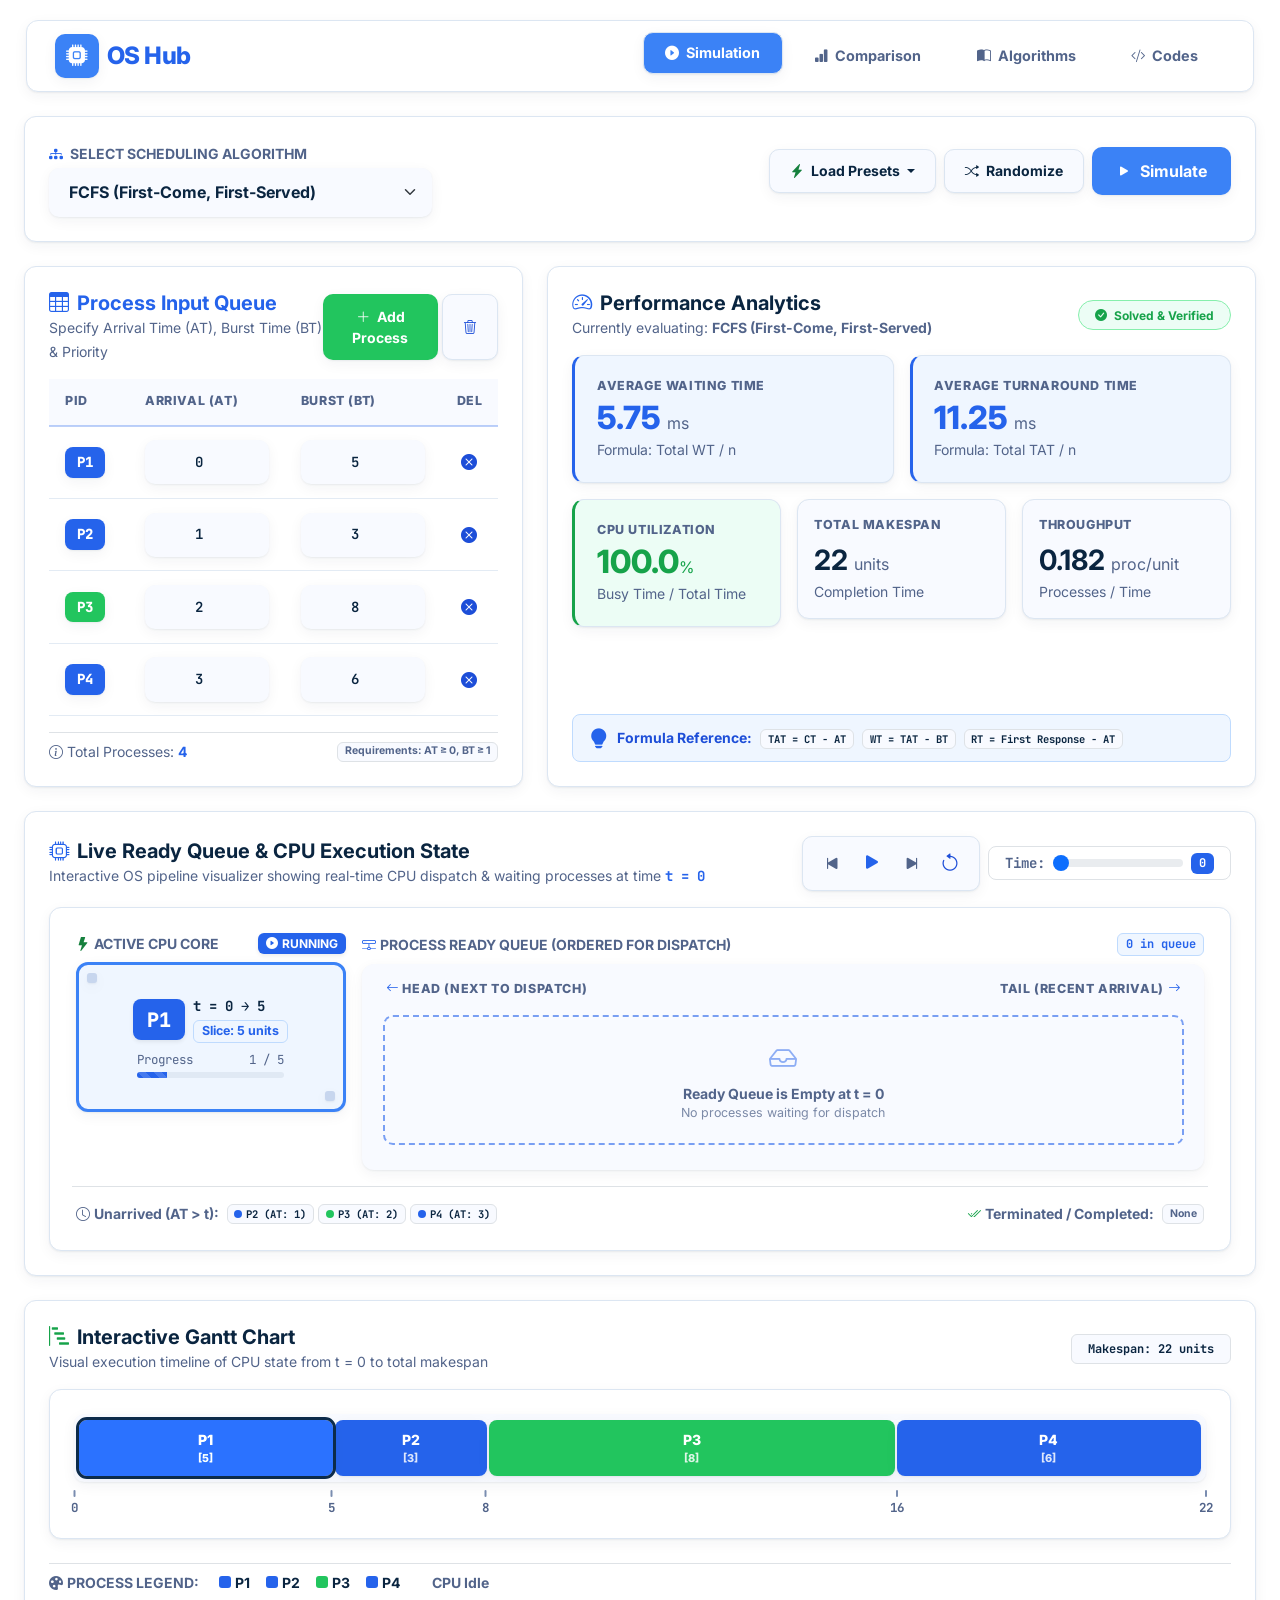
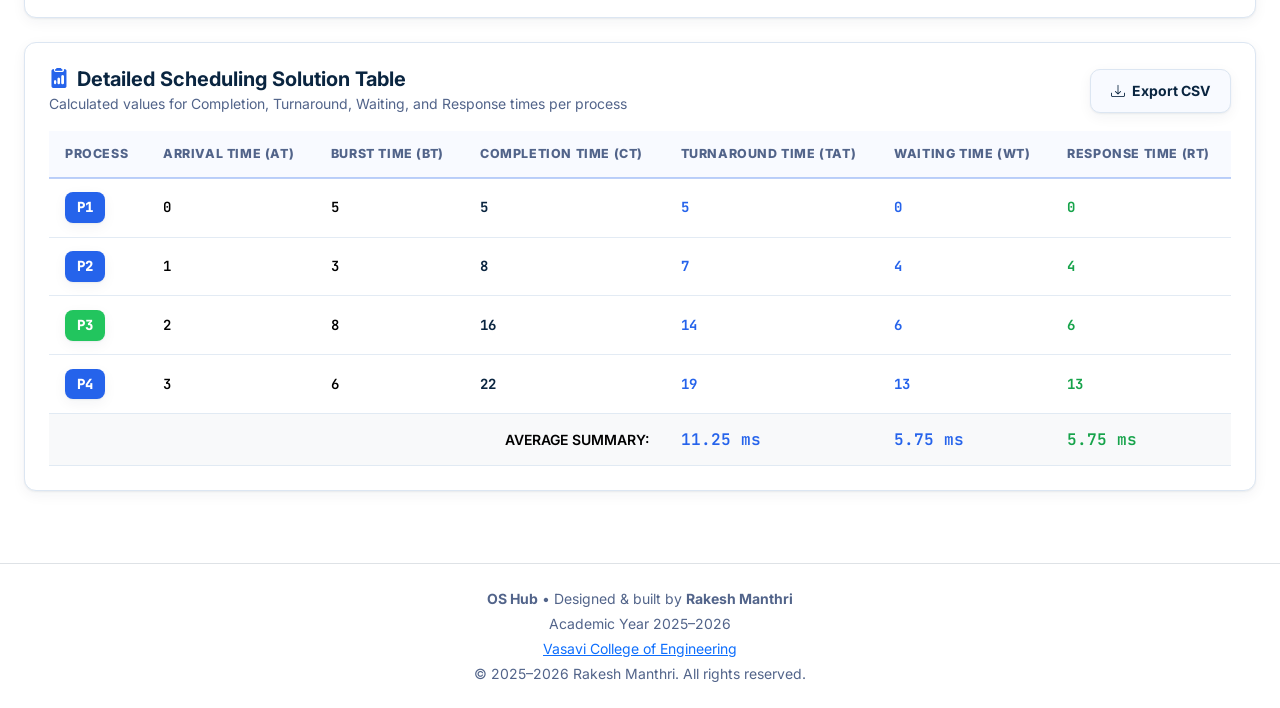
<file: cpu_schedule.html>
<!DOCTYPE html>
<html lang="en">
<head>
    <meta charset="UTF-8">
    <meta name="viewport" content="width=device-width, initial-scale=1.0">
    <title>OS EduHub - Visual CPU Scheduling Simulator</title>
    
    <!-- Bootstrap 5 CSS -->
    <link href="vendor/bootstrap/bootstrap.min.css" rel="stylesheet">
    <link rel="stylesheet" href="design.css">
    <!-- Bootstrap Icons -->
    <link href="vendor/bootstrap-icons/bootstrap-icons.min.css" rel="stylesheet">
    <!-- Google Fonts: Inter & JetBrains Mono -->
    <link rel="preconnect" href="https://fonts.googleapis.com">
    <link rel="preconnect" href="https://fonts.gstatic.com" crossorigin>
    <link href="https://fonts.googleapis.com/css2?family=Inter:wght@400;500;600;700;800&family=JetBrains+Mono:wght@400;500;600;700" rel="stylesheet">
    <!-- Prism.js for C Code Syntax Highlighting -->
    <link href="vendor/prism/prism-tomorrow.min.css" rel="stylesheet" />
    <!-- KaTeX for Beautiful Mathematical Formulas -->
    <link rel="stylesheet" href="vendor/katex/katex.min.css">
    <!-- Shared claymorphism theme -->
    <link href="simulator-theme.css" rel="stylesheet">
    <script defer src="vendor/katex/katex.min.js"></script>
    <script defer src="vendor/katex/auto-render.min.js"></script>

    <style>


        * {
            box-sizing: border-box;
        }

        body {
            font-family: var(--font-sans);
            color: var(--text-main);
            background-color: var(--clay-bg);
            background-image: 
                none,
                none,
                none;
            background-attachment: fixed;
            min-height: 100vh;
            margin: 0;
            padding: 0;
            overflow-x: hidden;
        }

        /* Ambient Clay Orbs (Soft floating clay accents) */






        /* Plush Clay Panels */
        .glass-panel {
            background: var(--clay-surface);
            border: 1px solid #DCE6F2;
            box-shadow: 0 1px 2px rgba(10, 37, 64, 0.06), 0 4px 14px rgba(10, 37, 64, 0.05);
            border-radius: 12px;
            transition: all 0.35s cubic-bezier(0.2, 0, 0, 1);
        }

        .glass-panel:hover {
            box-shadow: 0 2px 4px rgba(10, 37, 64, 0.08), 0 10px 24px rgba(10, 37, 64, 0.09);
        }

        .glass-nav {
            background: var(--clay-surface);
            border-radius: 12px;
            margin: 1.25rem auto 1.5rem;
            max-width: min(96%, 1400px);
            padding: 0.85rem 1.5rem;
            border: 1px solid #DCE6F2;
            box-shadow: 0 1px 2px rgba(10, 37, 64, 0.06), 0 4px 14px rgba(10, 37, 64, 0.05);
            transition: all 0.3s ease;
        }



        .glass-card-sm {
            background: var(--clay-surface-soft);
            border: 1px solid #DCE6F2;
            border-radius: 10px;
            box-shadow: 0 1px 2px rgba(10, 37, 64, 0.06), 0 4px 14px rgba(10, 37, 64, 0.05);
            transition: all 0.25s cubic-bezier(0.2, 0, 0, 1);
        }

        .glass-card-sm:hover {
            transform: translateY(-2px);
            box-shadow: 0 2px 4px rgba(10, 37, 64, 0.08), 0 10px 24px rgba(10, 37, 64, 0.09);
        }

        /* Navbar & Branding */
        .brand-icon {
            background: #3B82F6;
            color: white;
            width: 44px;
            height: 44px;
            border-radius: 10px;
            display: inline-flex;
            align-items: center;
            justify-content: center;
            font-size: 1.35rem;
            box-shadow: 0 1px 2px rgba(10, 37, 64, 0.06), 0 4px 14px rgba(10, 37, 64, 0.05);
        }

        .brand-text {
            font-weight: 800;
            background: #2563EB;
            -webkit-background-clip: text;
            -webkit-text-fill-color: transparent;
            letter-spacing: -0.5px;
        }

        .glass-nav-toggler {
            background: #F8FAFF;
            border: 1px solid #DCE6F2;
            border-radius: 10px;
            padding: 0.45rem 0.75rem;
            color: #2563EB;
            display: inline-flex;
            align-items: center;
            justify-content: center;
            box-shadow: 0 1px 2px rgba(10, 37, 64, 0.06), 0 4px 14px rgba(10, 37, 64, 0.05);
            transition: all 0.2s cubic-bezier(0.2, 0, 0, 1);
        }

        .glass-nav-toggler:hover, .glass-nav-toggler:focus {
            transform: translateY(-2px);
            background: #ffffff;
            color: #1D4ED8;
            box-shadow: 0 1px 2px rgba(10, 37, 64, 0.06), 0 4px 14px rgba(10, 37, 64, 0.05);
            outline: none;
        }

        .nav-pills .nav-link {
            color: var(--text-muted);
            font-weight: 700;
            border-radius: 10px;
            padding: 0.6rem 1.35rem;
            transition: all 0.25s cubic-bezier(0.2, 0, 0, 1);
            margin: 0 0.25rem;
            border: 2px solid transparent;
            background: transparent;
        }

        .nav-pills .nav-link:hover {
            color: #2563EB;
            background: #F8FAFF;
            box-shadow: 0 1px 2px rgba(10, 37, 64, 0.06), 0 4px 14px rgba(10, 37, 64, 0.05);
            transform: translateY(-2px);
        }

        .nav-pills .nav-link.active {
            background: #3B82F6;
            color: white;
            border: 1px solid #DCE6F2;
            box-shadow: 0 1px 2px rgba(10, 37, 64, 0.06), 0 4px 14px rgba(10, 37, 64, 0.05);
            transform: translateY(-2px);
        }

        /* Tactile Clay Buttons */
        .btn-glass-primary {
            background: #3B82F6;
            color: white;
            border: none;
            border-radius: 10px;
            font-weight: 700;
            padding: 0.75rem 1.5rem;
            box-shadow: 0 1px 2px rgba(10, 37, 64, 0.06), 0 4px 14px rgba(10, 37, 64, 0.05);
            transition: all 0.25s cubic-bezier(0.2, 0, 0, 1);
        }

        .btn-glass-primary:hover {
            background: #3B82F6;
            color: white;
            transform: translateY(-2px);
            box-shadow: 0 1px 2px rgba(10, 37, 64, 0.06), 0 4px 14px rgba(10, 37, 64, 0.05);
        }

        .btn-glass-primary:active {
            transform: translateY(2px) scale(0.97);
            box-shadow: 0 1px 2px rgba(10, 37, 64, 0.06), 0 4px 14px rgba(10, 37, 64, 0.05);
        }

        .btn-glass-pink {
            background: #3B82F6;
            color: white;
            border: none;
            border-radius: 10px;
            font-weight: 700;
            padding: 0.75rem 1.5rem;
            box-shadow: 0 1px 2px rgba(10, 37, 64, 0.06), 0 4px 14px rgba(10, 37, 64, 0.05);
            transition: all 0.25s cubic-bezier(0.2, 0, 0, 1);
        }

        .btn-glass-pink:hover {
            background: #3B82F6;
            color: white;
            transform: translateY(-2px);
            box-shadow: 0 1px 2px rgba(10, 37, 64, 0.06), 0 4px 14px rgba(10, 37, 64, 0.05);
        }

        .btn-glass-pink:active {
            transform: translateY(2px) scale(0.97);
            box-shadow: 0 1px 2px rgba(10, 37, 64, 0.06), 0 4px 14px rgba(10, 37, 64, 0.05);
        }

        .btn-glass-green {
            background: #22C55E;
            color: white;
            border: none;
            border-radius: 10px;
            font-weight: 700;
            padding: 0.75rem 1.5rem;
            box-shadow: 0 1px 2px rgba(10, 37, 64, 0.06), 0 4px 14px rgba(10, 37, 64, 0.05);
            transition: all 0.25s cubic-bezier(0.2, 0, 0, 1);
        }

        .btn-glass-green:hover {
            background: #34D399;
            color: white;
            transform: translateY(-2px);
            box-shadow: 0 1px 2px rgba(10, 37, 64, 0.06), 0 4px 14px rgba(10, 37, 64, 0.05);
        }

        .btn-glass-green:active {
            transform: translateY(2px) scale(0.97);
            box-shadow: 0 1px 2px rgba(10, 37, 64, 0.06), 0 4px 14px rgba(10, 37, 64, 0.05);
        }

        .btn-glass-outline {
            background: #F8FAFF;
            border: 1px solid #DCE6F2;
            color: var(--text-main);
            border-radius: 10px;
            font-weight: 700;
            padding: 0.65rem 1.25rem;
            box-shadow: 0 1px 2px rgba(10, 37, 64, 0.06), 0 4px 14px rgba(10, 37, 64, 0.05);
            transition: all 0.25s cubic-bezier(0.2, 0, 0, 1);
        }

        .btn-glass-outline:hover {
            background: #ffffff;
            color: var(--primary-blue);
            transform: translateY(-2px);
            box-shadow: 0 1px 2px rgba(10, 37, 64, 0.06), 0 4px 14px rgba(10, 37, 64, 0.05);
        }

        .btn-glass-outline:active {
            transform: translateY(1px) scale(0.98);
            box-shadow: 0 1px 2px rgba(10, 37, 64, 0.06), 0 4px 14px rgba(10, 37, 64, 0.05);
        }

        /* Sunken Tactile Inputs */
        .form-control-glass {
            background: #F8FAFF;
            border: 2px solid transparent;
            border-radius: 10px;
            padding: 0.6rem 1rem;
            font-size: 0.875rem;
            font-weight: 600;
            color: var(--text-main);
            box-shadow: 0 1px 2px rgba(10, 37, 64, 0.06), 0 4px 14px rgba(10, 37, 64, 0.05);
            transition: all 0.25s ease;
        }

        .form-control-glass:focus {
            background: #ffffff;
            border-color: var(--primary-blue);
            box-shadow: 0 0 0 4px rgba(37, 99, 235, 0.2), inset 1px 1px 3px rgba(37, 99, 235, 0.15);
            outline: none;
        }

        .form-select-glass {
            background-color: #F8FAFF;
            border: 2px solid transparent;
            border-radius: 10px;
            padding: 0.65rem 2.2rem 0.65rem 1.1rem;
            font-weight: 700;
            color: var(--text-main);
            box-shadow: 0 1px 2px rgba(10, 37, 64, 0.06), 0 4px 14px rgba(10, 37, 64, 0.05);
            transition: all 0.25s ease;
        }

        .form-select-glass:focus {
            background-color: #ffffff;
            border-color: var(--primary-blue);
            box-shadow: 0 0 0 4px rgba(37, 99, 235, 0.2);
            outline: none;
        }

        /* Clay Dropdown Stacking */
        .controls-bar-panel {
            position: relative;
            z-index: 1050;
        }

        .dropdown {
            position: relative;
            z-index: 1060;
        }

        .dropdown-menu-glass {
            background: #ffffff !important;
            border: 1px solid #DCE6F2 !important;
            border-radius: 12px !important;
            box-shadow: 0 1px 2px rgba(10, 37, 64, 0.06), 0 4px 14px rgba(10, 37, 64, 0.05);
            z-index: 99999 !important;
            min-width: 320px;
            padding: 0.75rem 0.6rem !important;
            margin-top: 0.65rem !important;
        }

        .dropdown-menu-glass .dropdown-item {
            border-radius: 10px;
            font-weight: 700;
            padding: 0.7rem 1rem;
            color: var(--text-main);
            margin: 3px 0;
            transition: all 0.2s ease;
        }

        .dropdown-menu-glass .dropdown-item:hover {
            background: #EFF6FF;
            color: var(--primary-blue);
            transform: translateX(4px);
        }

        /* Inflated Pastel Matte KPI Badges */
        .kpi-card {
            border-radius: 12px;
            padding: 1.35rem;
            position: relative;
            overflow: hidden;
            border: 1px solid #DCE6F2;
            box-shadow: 0 1px 2px rgba(10, 37, 64, 0.06), 0 4px 14px rgba(10, 37, 64, 0.05);
            transition: transform 0.25s cubic-bezier(0.2, 0, 0, 1);
        }

        .kpi-card:hover {
            transform: translateY(-2px);
            box-shadow: 0 2px 4px rgba(10, 37, 64, 0.08), 0 10px 24px rgba(10, 37, 64, 0.09);
        }

        .kpi-blue {
            background: #EFF6FF;
            border-left: 3px solid var(--primary-blue);
        }

        .kpi-pink {
            background: #EFF6FF;
            border-left: 3px solid var(--accent-pink);
        }

        .kpi-green {
            background: #ECFDF5;
            border-left: 3px solid var(--accent-green);
        }

        .kpi-value {
            font-size: 2rem;
            font-weight: 800;
            line-height: 1.1;
        }

        .kpi-label {
            font-size: 0.78rem;
            font-weight: 800;
            text-transform: uppercase;
            letter-spacing: 0.6px;
            color: var(--text-muted);
        }

        /* Plush Tactile Ready Queue & CPU Live Visualizer */
        .ready-queue-wrapper {
            background: #ffffff;
            border-radius: 12px;
            border: 1px solid #DCE6F2;
            padding: 1.6rem;
            box-shadow: 0 1px 2px rgba(10, 37, 64, 0.06), 0 4px 14px rgba(10, 37, 64, 0.05);
            position: relative;
            overflow: hidden;
        }

        .cpu-core-box {
            border-radius: 12px;
            padding: 1.25rem 1rem;
            box-shadow: 0 1px 2px rgba(10, 37, 64, 0.06), 0 4px 14px rgba(10, 37, 64, 0.05);
            display: flex;
            flex-direction: column;
            align-items: center;
            justify-content: center;
            min-height: 150px;
            position: relative;
            overflow: hidden;
            transition: all 0.3s cubic-bezier(0.2, 0, 0, 1);
        }

        .cpu-core-box.running {
            border: 3px solid #3B82F6;
            background: #EFF6FF;
            box-shadow: 0 1px 2px rgba(10, 37, 64, 0.06), 0 4px 14px rgba(10, 37, 64, 0.05);
            animation: cpuPulse 2s infinite ease-in-out;
        }

        .cpu-core-box.idle {
            border: 3px dashed #C7D6EE;
            background: #F8FAFF;
            box-shadow: 0 1px 2px rgba(10, 37, 64, 0.06), 0 4px 14px rgba(10, 37, 64, 0.05);
        }

        .cpu-core-box.finished {
            border: 3px solid #16A34A;
            background: #ECFDF5;
            box-shadow: 0 1px 2px rgba(10, 37, 64, 0.06), 0 4px 14px rgba(10, 37, 64, 0.05);
        }

        @keyframes cpuPulse {
            0% { box-shadow: 0 0 0 0 rgba(37, 99, 235, 0.4), 0 10px 24px rgba(37, 99, 235, 0.25); }
            70% { box-shadow: 0 0 0 12px rgba(37, 99, 235, 0), 0 10px 24px rgba(37, 99, 235, 0.25); }
            100% { box-shadow: 0 0 0 0 rgba(37, 99, 235, 0), 0 10px 24px rgba(37, 99, 235, 0.25); }
        }

        .cpu-core-box::before, .cpu-core-box::after {
            content: '';
            position: absolute;
            width: 10px;
            height: 10px;
            border-radius: 3px;
            background: #C7D6EE;
            box-shadow: 0 1px 2px rgba(10, 37, 64, 0.06), 0 4px 14px rgba(10, 37, 64, 0.05);
        }

        .cpu-core-box::before { top: 8px; left: 8px; }
        .cpu-core-box::after { bottom: 8px; right: 8px; }

        .queue-conveyor-card {
            background: #F8FAFF;
            border-radius: 12px;
            padding: 1rem;
            position: relative;
            box-shadow: 0 1px 2px rgba(10, 37, 64, 0.06), 0 4px 14px rgba(10, 37, 64, 0.05);
            min-height: 150px;
            display: flex;
            flex-direction: column;
            justify-content: center;
        }

        .queue-conveyor {
            display: flex;
            align-items: center;
            gap: 0.85rem;
            overflow-x: auto;
            padding: 0.6rem 0.3rem;
            min-height: 110px;
        }

        .queue-item-card {
            flex: 0 0 auto;
            border-radius: 10px;
            padding: 0.75rem 1rem;
            background: #ffffff;
            border: 1px solid #DCE6F2;
            border-left: 3px solid var(--primary-blue);
            color: var(--text-main);
            min-width: 115px;
            box-shadow: 0 1px 2px rgba(10, 37, 64, 0.06), 0 4px 14px rgba(10, 37, 64, 0.05);
            animation: popIn 0.3s cubic-bezier(0.2, 0, 0, 1) forwards;
            position: relative;
            transition: all 0.25s ease;
            cursor: default;
        }

        .queue-item-card:hover {
            transform: translateY(-2px);
            box-shadow: 0 2px 4px rgba(10, 37, 64, 0.08), 0 10px 24px rgba(10, 37, 64, 0.09);
            background: #ffffff;
        }

        .queue-arrow {
            color: var(--primary-blue-light);
            font-size: 1.35rem;
            display: flex;
            align-items: center;
            opacity: 0.85;
            animation: arrowNudge 1.5s infinite ease-in-out;
        }

        @keyframes arrowNudge {
            0%, 100% { transform: translateX(0); }
            50% { transform: translateX(4px); }
        }

        @keyframes popIn {
            0% { transform: scale(0.7) translateY(8px); opacity: 0; }
            100% { transform: scale(1) translateY(0); opacity: 1; }
        }

        .conveyor-track-guide {
            display: flex;
            justify-content: space-between;
            align-items: center;
            font-size: 0.78rem;
            font-weight: 800;
            text-transform: uppercase;
            letter-spacing: 0.6px;
            color: var(--text-muted);
            margin-bottom: 0.45rem;
            padding: 0 0.5rem;
        }

        .queue-empty-state {
            display: flex;
            flex-direction: column;
            align-items: center;
            justify-content: center;
            width: 100%;
            padding: 1.25rem 0;
            border: 2px dashed rgba(37, 99, 235, 0.6);
            border-radius: 10px;
            background: #F8FAFF;
            color: var(--text-muted);
        }

        /* Tactile Gantt Chart Styling */
        .gantt-wrapper {
            background: #ffffff;
            border-radius: 12px;
            padding: 1.5rem;
            border: 1px solid #DCE6F2;
            box-shadow: 0 1px 2px rgba(10, 37, 64, 0.06), 0 4px 14px rgba(10, 37, 64, 0.05);
            overflow-x: auto;
        }

        .gantt-chart-container {
            display: flex;
            min-width: 100%;
            height: 68px;
            border-radius: 10px;
            padding: 4px;
            overflow: hidden;
            box-shadow: 0 1px 2px rgba(10, 37, 64, 0.06), 0 4px 14px rgba(10, 37, 64, 0.05);
            background: #F8FAFF;
            border: none;
            position: relative;
        }

        .gantt-block {
            display: flex;
            flex-direction: column;
            align-items: center;
            justify-content: center;
            height: calc(100% - 4px);
            margin: 2px 1px;
            border-radius: 8px;
            color: white;
            font-weight: 800;
            font-size: 0.875rem;
            position: relative;
            cursor: pointer;
            transition: transform 0.15s ease, filter 0.2s ease;
            user-select: none;
            min-width: 32px;
            box-shadow: 0 1px 2px rgba(10, 37, 64, 0.06), 0 4px 14px rgba(10, 37, 64, 0.05);
        }

        .gantt-block:hover {
            filter: brightness(1.1);
            transform: scaleY(1.06);
            z-index: 5;
        }

        .gantt-block.active-block {
            outline: 3px solid #0A2540;
            z-index: 6;
            filter: brightness(1.15);
        }

        .gantt-block-idle {
            background: repeating-#DCE6F2 !important;
            color: #3E4F6E !important;
            font-weight: 700;
            font-size: 0.78rem;
        }

        .gantt-timeline-ticks {
            display: flex;
            position: relative;
            margin-top: 8px;
            font-family: var(--font-mono);
            font-size: 0.78rem;
            font-weight: 700;
            color: var(--text-muted);
            min-height: 24px;
        }

        .gantt-tick {
            position: absolute;
            transform: translateX(-50%);
            display: flex;
            flex-direction: column;
            align-items: center;
        }

        .gantt-tick::before {
            content: '';
            width: 2px;
            height: 7px;
            background: #7A8DB0;
            margin-bottom: 2px;
            border-radius: 2px;
        }

        /* Tactile Tables */
        .table-glass {
            --bs-table-bg: transparent;
            color: var(--text-main);
            vertical-align: middle;
        }

        .table-glass th {
            font-weight: 800;
            font-size: 0.78rem;
            text-transform: uppercase;
            letter-spacing: 0.6px;
            color: var(--text-muted);
            border-bottom: 2px solid rgba(37, 99, 235, 0.3);
            background: #F8FAFF;
            padding: 0.85rem 1rem;
        }

        .table-glass td {
            padding: 0.85rem 1rem;
            border-bottom: 1px solid rgba(220, 230, 242, 0.8);
            font-size: 0.875rem;
            font-weight: 600;
        }

        .process-badge {
            display: inline-flex;
            align-items: center;
            justify-content: center;
            font-weight: 800;
            font-family: var(--font-mono);
            padding: 0.3rem 0.75rem;
            border-radius: 8px;
            font-size: 0.875rem;
            color: white;
            box-shadow: 0 1px 2px rgba(10, 37, 64, 0.06), 0 4px 14px rgba(10, 37, 64, 0.05);
        }

        /* Playback Controller */
        .playback-controls {
            background: #F8FAFF;
            border-radius: 10px;
            padding: 0.45rem 0.9rem;
            display: inline-flex;
            align-items: center;
            gap: 0.5rem;
            box-shadow: 0 1px 2px rgba(10, 37, 64, 0.06), 0 4px 14px rgba(10, 37, 64, 0.05);
            border: 1px solid #DCE6F2;
        }

        /* Algorithms & Theory Cards */
        .algo-card {
            border-radius: 12px;
            border: 1px solid #DCE6F2;
            background: #ffffff;
            padding: 2rem;
            box-shadow: 0 1px 2px rgba(10, 37, 64, 0.06), 0 4px 14px rgba(10, 37, 64, 0.05);
            transition: all 0.3s cubic-bezier(0.2, 0, 0, 1);
            height: 100%;
        }

        .algo-card:hover {
            transform: translateY(-2px);
            box-shadow: 0 2px 4px rgba(10, 37, 64, 0.08), 0 10px 24px rgba(10, 37, 64, 0.09);
        }

        .algo-badge {
            font-size: 0.78rem;
            font-weight: 800;
            text-transform: uppercase;
            letter-spacing: 0.5px;
            padding: 0.4rem 0.85rem;
            border-radius: 9999px;
            border: none;
            box-shadow: 0 1px 2px rgba(10, 37, 64, 0.06), 0 4px 14px rgba(10, 37, 64, 0.05);
        }

        .formula-box {
            background: #F8FAFF;
            border: 1px solid #DCE6F2;
            border-radius: 10px;
            padding: 0.85rem 1.15rem;
            font-family: var(--font-mono);
            font-size: 0.875rem;
            display: flex;
            align-items: center;
            gap: 0.5rem;
            box-shadow: 0 1px 2px rgba(10, 37, 64, 0.06), 0 4px 14px rgba(10, 37, 64, 0.05);
        }

        /* Code Section */
        .code-container {
            background: #0A2540;
            border-radius: 12px;
            overflow: hidden;
            box-shadow: 0 1px 2px rgba(10, 37, 64, 0.06), 0 4px 14px rgba(10, 37, 64, 0.05);
            border: 1px solid #DCE6F2;
        }

        .code-header {
            background: #081A30;
            padding: 0.85rem 1.4rem;
            display: flex;
            align-items: center;
            justify-content: space-between;
            border-bottom: 1px solid rgba(255, 255, 255, 0.08);
        }

        .code-dots span {
            display: inline-block;
            width: 14px;
            height: 14px;
            border-radius: 50%;
            margin-right: 6px;
            box-shadow: 0 1px 2px rgba(10, 37, 64, 0.06), 0 4px 14px rgba(10, 37, 64, 0.05);
        }

        pre[class*="language-"] {
            margin: 0;
            padding: 1.5rem;
            background: #0A2540;
            font-family: var(--font-mono);
            font-size: 0.875rem;
            line-height: 1.65;
            max-height: 520px;
            overflow-y: auto;
        }

        /* Comparison Bar Charts */
        .comp-bar-wrapper {
            background: #F8FAFF;
            border-radius: 10px;
            height: 30px;
            overflow: hidden;
            position: relative;
            box-shadow: 0 1px 2px rgba(10, 37, 64, 0.06), 0 4px 14px rgba(10, 37, 64, 0.05);
            padding: 2px;
        }

        .comp-bar {
            height: 100%;
            border-radius: 8px;
            transition: width 0.8s cubic-bezier(0.2, 0, 0, 1);
            display: flex;
            align-items: center;
            padding-left: 0.75rem;
            color: white;
            font-size: 0.78rem;
            font-weight: 800;
            font-family: var(--font-mono);
            box-shadow: 0 1px 2px rgba(10, 37, 64, 0.06), 0 4px 14px rgba(10, 37, 64, 0.05);
        }

        /* Custom Scrollbar */
        ::-webkit-scrollbar {
            width: 8px;
            height: 8px;
        }

        ::-webkit-scrollbar-track {
            background: #FFFFFF;
            border-radius: 6px;
        }

        ::-webkit-scrollbar-thumb {
            background: #C7D6EE;
            border-radius: 6px;
            box-shadow: 0 1px 2px rgba(10, 37, 64, 0.06), 0 4px 14px rgba(10, 37, 64, 0.05);
        }

        ::-webkit-scrollbar-thumb:hover {
            background: #7A8DB0;
        }

        /* Mobile Navbar & Responsive Enhancements */
        @media (max-width: 991.98px) {
            .glass-nav {
                border-radius: 10px;
                padding: 0.65rem 1rem;
                margin: 0.75rem auto 1rem;
            }

            .navbar-collapse {
                background: #ffffff;
                border: 2px solid rgba(37, 99, 235, 0.12);
                border-radius: 10px;
                padding: 0.85rem;
                margin-top: 0.75rem;
                box-shadow: 0 1px 2px rgba(10, 37, 64, 0.06), 0 4px 14px rgba(10, 37, 64, 0.05);
            }

            .nav-pills {
                display: flex;
                flex-direction: column;
                gap: 0.35rem;
                width: 100%;
            }

            .nav-pills .nav-link {
                width: 100%;
                text-align: left;
                padding: 0.7rem 1rem;
                border-radius: 10px;
                display: flex;
                align-items: center;
                font-size: 0.93rem;
                margin: 0;
                background: #F8FAFF;
                box-shadow: 0 1px 2px rgba(10, 37, 64, 0.06), 0 4px 14px rgba(10, 37, 64, 0.05);
                color: #3E4F6E;
                border: 2px solid transparent;
                transform: none !important;
                transition: background 0.18s ease, color 0.18s ease;
            }

            .nav-pills .nav-link:hover {
                background: #EFF6FF;
                color: #2563EB;
                box-shadow: 0 1px 2px rgba(10, 37, 64, 0.06), 0 4px 14px rgba(10, 37, 64, 0.05);
                transform: none !important;
            }

            .nav-pills .nav-link.active {
                background: #3B82F6;
                color: white;
                border-color: transparent;
                box-shadow: 0 1px 2px rgba(10, 37, 64, 0.06), 0 4px 14px rgba(10, 37, 64, 0.05);
                transform: none !important;
            }

            .nav-pills .nav-link i {
                font-size: 1.1rem;
                margin-right: 0.65rem !important;
                width: 22px;
                text-align: center;
                flex-shrink: 0;
            }

            .nav-pills .nav-item:last-child a.btn {
                width: 100%;
                justify-content: center;
                border-radius: 10px;
                padding: 0.7rem 1rem;
                margin-top: 0.25rem;
            }
        }

        @media (max-width: 575.98px) {
            .glass-nav {
                margin: 0.5rem auto 0.75rem;
                padding: 0.55rem 0.85rem;
            }

            .brand-text {
                font-size: 1.1rem;
            }

            .brand-icon {
                width: 38px;
                height: 38px;
                font-size: 1.15rem;
                border-radius: 8px;
            }
        }

        /* Preset Dropdown & Elements on Mobile */
        @media (max-width: 576px) {
            .dropdown-menu-glass {
                min-width: 275px !important;
                width: calc(100vw - 2.5rem) !important;
                max-width: 330px !important;
                left: auto !important;
                right: 0 !important;
                transform: none !important;
            }

            .dropdown-menu-glass .dropdown-item {
                font-size: 0.825rem;
                padding: 0.6rem 0.85rem;
                white-space: normal;
                word-break: break-word;
                line-height: 1.35;
                display: flex;
                align-items: flex-start;
            }

            .dropdown-menu-glass .dropdown-item i {
                margin-top: 2px;
                font-size: 1rem;
                flex-shrink: 0;
            }

            .kpi-value {
                font-size: 1.5rem;
            }

            .brand-text {
                font-size: 1.15rem;
            }

            .gantt-chart-container {
                height: 58px;
            }

            .playback-controls {
                gap: 0.35rem;
                padding: 0.35rem 0.6rem;
            }
        }
    </style>
</head>
<body>

    <!-- Ambient Animated Light Orbs -->
    <!-- Navigation Bar -->
    <nav class="navbar navbar-expand-lg glass-nav sticky-top py-2 px-3 mb-4">
        <div class="container-fluid max-w-7xl">
            <a class="navbar-brand d-flex align-items-center gap-2" href="index.html">
                <div class="brand-icon">
                    <i class="bi bi-cpu-fill"></i>
                </div>
                <div>
                    <span class="brand-text fs-4">OS Hub</span>
                </div>
            </a>

            <button class="navbar-toggler glass-nav-toggler border-0 shadow-none" type="button" data-bs-toggle="collapse" data-bs-target="#navbarContent" aria-controls="navbarContent" aria-expanded="false" aria-label="Toggle navigation">
                <i class="bi bi-list fs-2 text-primary"></i>
            </button>

            <div class="collapse navbar-collapse" id="navbarContent">
                <ul class="nav nav-pills ms-auto my-2 my-lg-0" id="mainNav" role="tablist">
                    <li class="nav-item" role="presentation">
                        <button class="nav-link active" id="tab-simulator" data-bs-toggle="pill" data-bs-target="#section-simulator" type="button" role="tab">
                            <i class="bi bi-play-circle-fill me-1"></i> Simulation
                        </button>
                    </li>
                    <li class="nav-item" role="presentation">
                        <button class="nav-link" id="tab-compare" data-bs-toggle="pill" data-bs-target="#section-compare" type="button" role="tab">
                            <i class="bi bi-bar-chart-fill me-1"></i> Comparison
                        </button>
                    </li>
                    <li class="nav-item" role="presentation">
                        <button class="nav-link" id="tab-theory" data-bs-toggle="pill" data-bs-target="#section-theory" type="button" role="tab">
                            <i class="bi bi-book-half me-1"></i> Algorithms
                        </button>
                    </li>
                    <li class="nav-item" role="presentation">
                        <button class="nav-link" id="tab-code" data-bs-toggle="pill" data-bs-target="#section-code" type="button" role="tab">
                            <i class="bi bi-code-slash me-1"></i> Codes
                        </button>
                    </li>
                </ul>
            </div>
        </div>
    </nav>

    <!-- Main Content Container -->
    <main class="container-fluid px-3 px-md-4 max-w-7xl pb-5 position-relative" style="z-index: 1;">
        
        <div class="tab-content" id="mainTabContent">
            
            <!-- ========================================== -->
            <!-- 1. SIMULATOR SECTION                      -->
            <!-- ========================================== -->
            <div class="tab-pane fade show active" id="section-simulator" role="tabpanel">
                
                <!-- Algorithm Selection & Global Controls Bar -->
                <div class="glass-panel controls-bar-panel p-3 p-md-4 mb-4">
                    <div class="row g-3 align-items-center">
                        <div class="col-12 col-md-5 col-lg-4">
                            <label class="form-label fw-bold text-muted small text-uppercase mb-1">
                                <i class="bi bi-diagram-3-fill text-primary me-1"></i> Select Scheduling Algorithm
                            </label>
                            <select class="form-select form-select-glass w-100" id="algoSelect">
                                <option value="FCFS" selected>FCFS (First-Come, First-Served)</option>
                                <option value="SJF">SJF (Shortest Job First - Non-Preemptive)</option>
                                <option value="SRTF">SRTF (Shortest Remaining Time First - Preemptive)</option>
                                <option value="PRIORITY_NP">Priority Scheduling (Non-Preemptive)</option>
                                <option value="PRIORITY_P">Priority Scheduling (Preemptive)</option>
                                <option value="RR">Round Robin (RR)</option>
                            </select>
                        </div>

                        <!-- Dynamic Controls: Time Quantum (for RR) -->
                        <div class="col-6 col-md-3 col-lg-2" id="tqContainer" style="display: none;">
                            <label class="form-label fw-bold small text-uppercase mb-1" style="color: var(--accent-pink);">
                                <i class="bi bi-stopwatch-fill me-1"></i> Time Quantum (TQ)
                            </label>
                            <div class="input-group">
                                <button class="btn btn-outline-secondary btn-sm" type="button" id="btnTqDec">-</button>
                                <input type="number" class="form-control form-control-glass text-center fw-bold" id="inputTQ" value="2" min="1" max="100">
                                <button class="btn btn-outline-secondary btn-sm" type="button" id="btnTqInc">+</button>
                            </div>
                        </div>

                        <!-- Dynamic Controls: Priority Criteria (for Priority) -->
                        <div class="col-6 col-md-4 col-lg-3" id="priorityCriteriaContainer" style="display: none;">
                            <label class="form-label fw-bold text-muted small text-uppercase mb-1">
                                <i class="bi bi-sort-numeric-down text-primary me-1"></i> Priority Logic
                            </label>
                            <select class="form-select form-select-glass form-select-sm" id="priorityLogic">
                                <option value="lower" selected>Lower number = Higher priority</option>
                                <option value="higher">Higher number = Higher priority</option>
                            </select>
                        </div>

                        <!-- Quick Presets Dropdown & Action Buttons -->
                        <div class="col-12 col-md-auto ms-auto d-flex flex-wrap gap-2 justify-content-end align-items-center mt-3 mt-md-0">
                            <!-- Robust Presets Dropdown -->
                            <div class="dropdown">
                                <button class="btn btn-glass-outline btn-sm dropdown-toggle" type="button" id="dropdownPresetsBtn" data-bs-toggle="dropdown" data-bs-display="static" aria-expanded="false">
                                    <i class="bi bi-lightning-charge-fill text-warning me-1"></i> Load Presets
                                </button>
                                <ul class="dropdown-menu dropdown-menu-end dropdown-menu-glass border-0" aria-labelledby="dropdownPresetsBtn">
                                    <li>
                                        <button class="dropdown-item py-2" type="button" onclick="loadPreset('standard')">
                                            <i class="bi bi-check2-circle text-primary me-2"></i>Standard Textbook Set (4 processes)
                                        </button>
                                    </li>
                                    <li>
                                        <button class="dropdown-item py-2" type="button" onclick="loadPreset('convoy')">
                                            <i class="bi bi-truck text-danger me-2"></i>Convoy Effect Demo (Long initial process)
                                        </button>
                                    </li>
                                    <li>
                                        <button class="dropdown-item py-2" type="button" onclick="loadPreset('priority')">
                                            <i class="bi bi-star-fill text-warning me-2"></i>Priority Hierarchy Benchmark
                                        </button>
                                    </li>
                                    <li>
                                        <button class="dropdown-item py-2" type="button" onclick="loadPreset('rr_demo')">
                                            <i class="bi bi-arrow-repeat text-info me-2"></i>Round Robin Time-Slicing Demo
                                        </button>
                                    </li>
                                    <li>
                                        <button class="dropdown-item py-2" type="button" onclick="loadPreset('srtf_demo')">
                                            <i class="bi bi-clock-history text-pink me-2" style="color: var(--accent-pink);"></i>SRTF Preemption Demo
                                        </button>
                                    </li>
                                    <li>
                                        <button class="dropdown-item py-2" type="button" onclick="loadPreset('idle_gap')">
                                            <i class="bi bi-pause-circle text-secondary me-2"></i>CPU Idle Gaps Demo
                                        </button>
                                    </li>
                                </ul>
                            </div>

                            <button class="btn btn-glass-outline btn-sm" type="button" onclick="randomizeProcesses()" title="Generate Random Arrival & Burst Times">
                                <i class="bi bi-shuffle me-1"></i> Randomize
                            </button>
                            <button class="btn btn-glass-primary" type="button" onclick="runSimulation()">
                                <i class="bi bi-play-fill me-1"></i> Simulate
                            </button>
                        </div>
                    </div>
                </div>

                <!-- Process Input Table Card & KPI Analytics -->
                <div class="row g-4 mb-4">
                    <div class="col-12 col-xl-5">
                        <div class="glass-panel p-3 p-md-4 h-100 d-flex flex-column">
                            <div class="d-flex align-items-center justify-content-between mb-3">
                                <div>
                                    <h5 class="fw-bold mb-0 text-primary">
                                        <i class="bi bi-table me-2"></i>Process Input Queue
                                    </h5>
                                    <small class="text-muted">Specify Arrival Time (AT), Burst Time (BT) & Priority</small>
                                </div>
                                <div class="d-flex gap-1">
                                    <button class="btn btn-sm btn-glass-green" onclick="addProcessRow()" title="Add New Process">
                                        <i class="bi bi-plus-lg me-1"></i> Add Process
                                    </button>
                                    <button class="btn btn-sm btn-glass-outline text-danger" onclick="clearProcessTable()" title="Clear All Rows">
                                        <i class="bi bi-trash3"></i>
                                    </button>
                                </div>
                            </div>

                            <div class="table-responsive flex-grow-1" style="max-height: 380px; overflow-y: auto;">
                                <table class="table table-glass align-middle mb-0" id="processInputTable">
                                    <thead>
                                        <tr>
                                            <th style="width: 80px;">PID</th>
                                            <th>Arrival (AT)</th>
                                            <th>Burst (BT)</th>
                                            <th class="col-priority">Priority</th>
                                            <th style="width: 50px;" class="text-center">Del</th>
                                        </tr>
                                    </thead>
                                    <tbody id="processTableBody">
                                        <!-- Dynamic Process Rows rendered here -->
                                    </tbody>
                                </table>
                            </div>

                            <div class="mt-3 pt-2 border-top d-flex justify-content-between align-items-center text-muted small">
                                <span><i class="bi bi-info-circle me-1"></i>Total Processes: <strong id="procCountBadge" class="text-primary">4</strong></span>
                                <span class="badge bg-light text-secondary border">Requirements: AT &ge; 0, BT &ge; 1</span>
                            </div>
                        </div>
                    </div>

                    <!-- Summary KPI Cards & Performance Metrics -->
                    <div class="col-12 col-xl-7">
                        <div class="glass-panel p-3 p-md-4 h-100 d-flex flex-column justify-content-between">
                            <div>
                                <div class="d-flex align-items-center justify-content-between mb-3">
                                    <div>
                                        <h5 class="fw-bold mb-0 text-dark">
                                            <i class="bi bi-speedometer2 text-pink me-2" style="color: var(--accent-pink);"></i>Performance Analytics
                                        </h5>
                                        <small class="text-muted" id="currentAlgoLabel">Currently evaluating: <strong>FCFS</strong></small>
                                    </div>
                                    <span class="badge bg-success-subtle text-success border border-success-subtle px-3 py-2 rounded-pill fw-bold" id="statusBadge">
                                        <i class="bi bi-check-circle-fill me-1"></i> Solved & Verified
                                    </span>
                                </div>

                                <!-- Metric Cards 2x2 Grid -->
                                <div class="row g-3 mb-3">
                                    <div class="col-6 col-sm-6">
                                        <div class="kpi-card kpi-pink">
                                            <div class="kpi-label">Average Waiting Time</div>
                                            <div class="kpi-value text-pink mt-1" id="kpiAWT" style="color: var(--accent-pink);">0.00 <span class="fs-6 fw-normal text-muted">ms</span></div>
                                            <small class="text-muted d-block mt-1">Formula: Total WT / n</small>
                                        </div>
                                    </div>

                                    <div class="col-6 col-sm-6">
                                        <div class="kpi-card kpi-blue">
                                            <div class="kpi-label">Average Turnaround Time</div>
                                            <div class="kpi-value text-primary mt-1" id="kpiATAT">0.00 <span class="fs-6 fw-normal text-muted">ms</span></div>
                                            <small class="text-muted d-block mt-1">Formula: Total TAT / n</small>
                                        </div>
                                    </div>

                                    <div class="col-6 col-sm-4">
                                        <div class="kpi-card kpi-green">
                                            <div class="kpi-label">CPU Utilization</div>
                                            <div class="kpi-value text-success mt-1" id="kpiUtilization">100<span class="fs-6 fw-normal">%</span></div>
                                            <small class="text-muted d-block mt-1">Busy Time / Total Time</small>
                                        </div>
                                    </div>

                                    <div class="col-6 col-sm-4">
                                        <div class="kpi-card glass-card-sm p-3">
                                            <div class="kpi-label">Total Makespan</div>
                                            <div class="fs-3 fw-bold text-dark mt-1" id="kpiMakespan">0 <span class="fs-6 fw-normal text-muted">units</span></div>
                                            <small class="text-muted d-block">Completion Time</small>
                                        </div>
                                    </div>

                                    <div class="col-12 col-sm-4">
                                        <div class="kpi-card glass-card-sm p-3">
                                            <div class="kpi-label">Throughput</div>
                                            <div class="fs-3 fw-bold text-dark mt-1" id="kpiThroughput">0.00 <span class="fs-6 fw-normal text-muted">proc/unit</span></div>
                                            <small class="text-muted d-block">Processes / Time</small>
                                        </div>
                                    </div>
                                </div>
                            </div>

                            <div class="alert alert-primary bg-primary-subtle border-primary-subtle text-primary-emphasis mb-0 py-2 px-3 rounded-3 d-flex align-items-center gap-2 small">
                                <i class="bi bi-lightbulb-fill fs-5 text-primary"></i>
                                <div>
                                    <strong>Formula Reference:</strong> 
                                    <span class="badge bg-light text-dark font-monospace border ms-1">TAT = CT - AT</span>
                                    <span class="badge bg-light text-dark font-monospace border ms-1">WT = TAT - BT</span>
                                    <span class="badge bg-light text-dark font-monospace border ms-1">RT = First Response - AT</span>
                                </div>
                            </div>
                        </div>
                    </div>
                </div>

                <!-- ========================================================= -->
                <!-- REAL-TIME READY QUEUE & CPU STATE VISUALIZER CARD         -->
                <!-- ========================================================= -->
                <div class="glass-panel p-3 p-md-4 mb-4">
                    <div class="d-flex flex-wrap align-items-center justify-content-between gap-3 mb-3">
                        <div>
                            <h5 class="fw-bold mb-0 text-dark d-flex align-items-center">
                                <i class="bi bi-cpu text-primary me-2"></i>Live Ready Queue & CPU Execution State
                            </h5>
                            <small class="text-muted">Interactive OS pipeline visualizer showing real-time CPU dispatch & waiting processes at time <strong class="text-primary font-monospace" id="liveTimeDisplay">t = 0</strong></small>
                        </div>

                        <!-- Stepper / Playback Slider & Speed Controls -->
                        <div class="d-flex flex-wrap align-items-center gap-2">
                            <div class="playback-controls">
                                <button class="btn btn-sm btn-link text-secondary p-0 px-1" onclick="stepSimulation('prev')" title="Previous Time Unit">
                                    <i class="bi bi-skip-start-fill fs-5"></i>
                                </button>
                                <button class="btn btn-sm btn-link text-primary p-0 px-1" id="btnPlaySimulation" onclick="togglePlaySimulation()" title="Play / Pause Simulation">
                                    <i class="bi bi-play-fill fs-4" id="playIcon"></i>
                                </button>
                                <button class="btn btn-sm btn-link text-secondary p-0 px-1" onclick="stepSimulation('next')" title="Next Time Unit">
                                    <i class="bi bi-skip-end-fill fs-5"></i>
                                </button>
                                <button class="btn btn-sm btn-link text-danger p-0 px-1" onclick="resetSimulationPlayback()" title="Reset to t=0">
                                    <i class="bi bi-arrow-counterclockwise fs-5"></i>
                                </button>
                            </div>

                            <div class="d-flex align-items-center gap-2 bg-white px-3 py-1 rounded-3 border">
                                <label for="timeScrubber" class="small fw-bold text-muted mb-0 font-monospace">Time:</label>
                                <input type="range" class="form-range" id="timeScrubber" min="0" max="10" value="0" style="width: 130px;" oninput="scrubTime(this.value)">
                                <span class="badge bg-primary font-monospace" id="timeScrubberVal">0</span>
                            </div>
                        </div>
                    </div>

                    <!-- Visual Conveyor Row: CPU Core + Ready Queue -->
                    <div class="ready-queue-wrapper">
                        <div class="row g-3 align-items-stretch">
                            
                            <!-- CPU Core Status Box -->
                            <div class="col-12 col-md-4 col-lg-3">
                                <div class="d-flex flex-column h-100">
                                    <div class="d-flex justify-content-between align-items-center mb-2">
                                        <span class="small fw-bold text-uppercase text-muted"><i class="bi bi-lightning-fill text-warning me-1"></i>Active CPU Core</span>
                                        <span class="badge bg-light text-dark border small" id="cpuStateBadge">IDLE</span>
                                    </div>
                                    
                                    <div class="cpu-core-box idle flex-grow-1" id="cpuCoreContainer">
                                        <div id="cpuCoreContent" class="text-center">
                                            <i class="bi bi-pause-circle text-muted fs-1 mb-1"></i>
                                            <div class="fw-bold text-muted">CPU Idle</div>
                                            <small class="text-muted">No process executing</small>
                                        </div>
                                    </div>
                                </div>
                            </div>

                            <!-- Ready Queue Conveyor Belt -->
                            <div class="col-12 col-md-8 col-lg-9">
                                <div class="d-flex flex-column h-100">
                                    <div class="d-flex justify-content-between align-items-center mb-2">
                                        <span class="small fw-bold text-uppercase text-muted">
                                            <i class="bi bi-hdd-network text-primary me-1"></i>Process Ready Queue (Ordered for Dispatch)
                                        </span>
                                        <span class="badge bg-primary-subtle text-primary border border-primary-subtle small font-monospace" id="queueCountBadge">
                                            0 in queue
                                        </span>
                                    </div>

                                    <div class="queue-conveyor-card flex-grow-1">
                                        <div class="conveyor-track-guide">
                                            <span><i class="bi bi-arrow-left me-1 text-primary"></i>HEAD (Next to Dispatch)</span>
                                            <span>TAIL (Recent Arrival)<i class="bi bi-arrow-right ms-1 text-primary"></i></span>
                                        </div>
                                        <div class="queue-conveyor w-100" id="readyQueueContainer">
                                            <!-- Dynamic Ready Queue Process Badges rendered here -->
                                        </div>
                                    </div>
                                </div>
                            </div>
                        </div>

                        <!-- Status Bar: Completed vs Future Arrivals -->
                        <div class="row g-2 mt-3 pt-2 border-top small text-muted align-items-center">
                            <div class="col-12 col-md-6 d-flex align-items-center gap-2 flex-wrap">
                                <strong><i class="bi bi-clock me-1"></i>Unarrived (AT &gt; t):</strong>
                                <div class="d-flex gap-1 flex-wrap" id="unarrivedList">
                                    <span class="badge bg-light text-secondary border">None</span>
                                </div>
                            </div>
                            <div class="col-12 col-md-6 d-flex align-items-center gap-2 flex-wrap justify-content-md-end">
                                <strong><i class="bi bi-check2-all text-success me-1"></i>Terminated / Completed:</strong>
                                <div class="d-flex gap-1 flex-wrap" id="completedList">
                                    <span class="badge bg-light text-secondary border">None</span>
                                </div>
                            </div>
                        </div>
                    </div>
                </div>

                <!-- Gantt Chart Visualization Section -->
                <div class="glass-panel p-3 p-md-4 mb-4">
                    <div class="d-flex flex-wrap align-items-center justify-content-between gap-3 mb-3">
                        <div>
                            <h5 class="fw-bold mb-0 text-dark d-flex align-items-center">
                                <i class="bi bi-bar-chart-steps text-success me-2" style="color: var(--accent-green);"></i>Interactive Gantt Chart
                            </h5>
                            <small class="text-muted">Visual execution timeline of CPU state from t = 0 to total makespan</small>
                        </div>
                        <span class="badge bg-light text-dark border px-3 py-2 font-monospace" id="ganttDurationBadge">Makespan: 0 units</span>
                    </div>

                    <!-- Gantt Render Area -->
                    <div class="gantt-wrapper">
                        <div class="gantt-chart-container" id="ganttChart">
                            <!-- Dynamic Gantt blocks -->
                        </div>
                        <div class="gantt-timeline-ticks" id="ganttTicks">
                            <!-- Dynamic Time markers -->
                        </div>
                    </div>

                    <!-- Color Legend -->
                    <div class="d-flex flex-wrap gap-3 mt-4 pt-2 border-top align-items-center" id="ganttLegend">
                        <span class="fw-bold small text-muted text-uppercase me-1"><i class="bi bi-palette-fill me-1"></i>Process Legend:</span>
                        <!-- Dynamic Legend Items -->
                    </div>
                </div>

                <!-- Process Metrics Solution Table -->
                <div class="glass-panel p-3 p-md-4 mb-4">
                    <div class="d-flex flex-wrap align-items-center justify-content-between gap-3 mb-3">
                        <div>
                            <h5 class="fw-bold mb-0 text-dark">
                                <i class="bi bi-clipboard2-data-fill text-primary me-2"></i>Detailed Scheduling Solution Table
                            </h5>
                            <small class="text-muted">Calculated values for Completion, Turnaround, Waiting, and Response times per process</small>
                        </div>
                        <div class="d-flex gap-2">
                            <button class="btn btn-glass-outline btn-sm" onclick="exportToCSV()">
                                <i class="bi bi-download me-1"></i> Export CSV
                            </button>
                        </div>
                    </div>

                    <div class="table-responsive">
                        <table class="table table-glass table-hover align-middle mb-0" id="resultsTable">
                            <thead>
                                <tr>
                                    <th>Process</th>
                                    <th>Arrival Time (AT)</th>
                                    <th>Burst Time (BT)</th>
                                    <th class="col-priority">Priority</th>
                                    <th>Completion Time (CT)</th>
                                    <th>Turnaround Time (TAT)</th>
                                    <th>Waiting Time (WT)</th>
                                    <th>Response Time (RT)</th>
                                </tr>
                            </thead>
                            <tbody id="resultsTableBody">
                                <!-- Computed Results Rows -->
                            </tbody>
                            <tfoot id="resultsTableFoot" class="fw-bold bg-light-subtle">
                                <!-- Averages and totals row -->
                            </tfoot>
                        </table>
                    </div>
                </div>

            </div>

            <!-- ========================================== -->
            <!-- 2. COMPARE ALL ALGORITHMS SECTION         -->
            <!-- ========================================== -->
            <div class="tab-pane fade" id="section-compare" role="tabpanel">
                <div class="glass-panel p-3 p-md-4 mb-4">
                    <div class="d-flex flex-wrap justify-content-between align-items-center gap-3 mb-4">
                        <div>
                            <h4 class="fw-bold mb-1 brand-text">
                                <i class="bi bi-intersect me-2"></i>Multi-Algorithm Benchmark
                            </h4>
                            <p class="text-muted mb-0">Simulates and compares all 5 scheduling algorithms side-by-side on your exact process dataset.</p>
                        </div>
                        <button class="btn btn-glass-primary" onclick="generateComparison()">
                            <i class="bi bi-arrow-clockwise me-1"></i> Recompute Comparison
                        </button>
                    </div>

                    <div class="row g-4 mb-4" id="comparisonCardsRow">
                        <!-- Dynamic Comparison Cards -->
                    </div>

                    <!-- Comparison Visual Bar Charts -->
                    <div class="glass-card-sm p-4 mb-4">
                        <h5 class="fw-bold mb-3 text-dark">
                            <i class="bi bi-bar-chart-fill text-pink me-2" style="color: var(--accent-pink);"></i>Average Waiting Time Comparison (Lower is Better)
                        </h5>
                        <div id="chartAvgWT" class="d-flex flex-column gap-3">
                            <!-- Visual Bars rendered here -->
                        </div>
                    </div>

                    <div class="glass-card-sm p-4">
                        <h5 class="fw-bold mb-3 text-dark">
                            <i class="bi bi-bar-chart-fill text-primary me-2"></i>Average Turnaround Time Comparison (Lower is Better)
                        </h5>
                        <div id="chartAvgTAT" class="d-flex flex-column gap-3">
                            <!-- Visual Bars rendered here -->
                        </div>
                    </div>
                </div>
            </div>

            <!-- ========================================== -->
            <!-- 3. ALGORITHMS & THEORY SECTION            -->
            <!-- ========================================== -->
            <div class="tab-pane fade" id="section-theory" role="tabpanel">
                <div class="glass-panel p-3 p-md-4 mb-4">
                    <div class="text-center max-w-3xl mx-auto mb-5">
                        <span class="badge rounded-pill bg-primary-subtle text-primary px-3 py-2 fw-bold text-uppercase mb-2">OS Theoretical Concepts</span>
                        <h2 class="fw-bold brand-text mb-3">CPU Scheduling Algorithms Guide</h2>
                        <p class="text-muted">CPU scheduling is the foundation of multi-programmed operating systems. By switching the CPU among processes, the OS maximizes CPU utilization and interactive responsiveness.</p>
                    </div>

                    <div class="row g-4">
                        <!-- FCFS Card -->
                        <div class="col-12 col-lg-6">
                            <div class="algo-card">
                                <div class="d-flex justify-content-between align-items-start mb-3">
                                    <div>
                                        <h4 class="fw-bold text-primary mb-1">1. First-Come, First-Served (FCFS)</h4>
                                        <span class="badge bg-primary-subtle text-primary border border-primary-subtle algo-badge">Non-Preemptive</span>
                                    </div>
                                    <i class="bi bi-arrow-right-circle-fill fs-2 text-primary"></i>
                                </div>
                                <p class="text-muted">The simplest scheduling algorithm. Processes are allocated CPU cycles strictly in the order they arrive in the ready queue using a standard FIFO mechanism.</p>
                                
                                <h6 class="fw-bold text-dark mt-3 mb-2"><i class="bi bi-check2 text-success me-1"></i>Key Characteristics:</h6>
                                <ul class="text-muted small ps-3">
                                    <li>Simple to implement with a FIFO queue.</li>
                                    <li>Fair and starvation-free (every process is eventually serviced).</li>
                                </ul>

                                <h6 class="fw-bold text-danger mt-3 mb-2"><i class="bi bi-exclamation-triangle text-danger me-1"></i>Disadvantages (The Convoy Effect):</h6>
                                <p class="text-muted small mb-0">If a CPU-bound process with a huge burst arrives first, all short I/O-bound processes must wait behind it, resulting in high Average Waiting Time.</p>
                            </div>
                        </div>

                        <!-- SJF Card -->
                        <div class="col-12 col-lg-6">
                            <div class="algo-card">
                                <div class="d-flex justify-content-between align-items-start mb-3">
                                    <div>
                                        <h4 class="fw-bold text-success mb-1" style="color: var(--accent-green);">2. Shortest Job First (SJF)</h4>
                                        <span class="badge bg-success-subtle text-success border border-success-subtle algo-badge">Non-Preemptive</span>
                                    </div>
                                    <i class="bi bi-lightning-charge-fill fs-2 text-success"></i>
                                </div>
                                <p class="text-muted">Associates each process with its burst time. When the CPU becomes free, it dispatches the ready process with the smallest burst time.</p>
                                
                                <h6 class="fw-bold text-dark mt-3 mb-2"><i class="bi bi-check2 text-success me-1"></i>Key Characteristics:</h6>
                                <ul class="text-muted small ps-3">
                                    <li><strong>Provably Optimal</strong> for minimizing Average Waiting Time among non-preemptive algorithms.</li>
                                    <li>Maximizes overall process throughput.</li>
                                </ul>

                                <h6 class="fw-bold text-danger mt-3 mb-2"><i class="bi bi-exclamation-triangle text-danger me-1"></i>Disadvantages:</h6>
                                <p class="text-muted small mb-0">Requires knowing burst times in advance. Long processes may experience <strong>Starvation</strong> if short processes continuously arrive.</p>
                            </div>
                        </div>

                        <!-- SRTF Card -->
                        <div class="col-12 col-lg-6">
                            <div class="algo-card">
                                <div class="d-flex justify-content-between align-items-start mb-3">
                                    <div>
                                        <h4 class="fw-bold text-pink mb-1" style="color: var(--accent-pink);">3. Shortest Remaining Time First (SRTF)</h4>
                                        <span class="badge bg-danger-subtle text-danger border border-danger-subtle algo-badge">Preemptive SJF</span>
                                    </div>
                                    <i class="bi bi-clock-history fs-2 text-pink"></i>
                                </div>
                                <p class="text-muted">The preemptive version of SJF. If a newly arrived process requires less remaining burst time than the currently executing process, the CPU preempts the running process.</p>
                                
                                <h6 class="fw-bold text-dark mt-3 mb-2"><i class="bi bi-check2 text-success me-1"></i>Key Characteristics:</h6>
                                <ul class="text-muted small ps-3">
                                    <li>Provides the absolute lowest possible Average Waiting Time across all CPU schedulers.</li>
                                    <li>Highly responsive to interactive, short-burst tasks.</li>
                                </ul>

                                <h6 class="fw-bold text-danger mt-3 mb-2"><i class="bi bi-exclamation-triangle text-danger me-1"></i>Disadvantages:</h6>
                                <p class="text-muted small mb-0">Higher context-switching overhead and potential starvation for long CPU-bound tasks.</p>
                            </div>
                        </div>

                        <!-- Priority Scheduling Card -->
                        <div class="col-12 col-lg-6">
                            <div class="algo-card">
                                <div class="d-flex justify-content-between align-items-start mb-3">
                                    <div>
                                        <h4 class="fw-bold text-warning mb-1" style="color: #1D4ED8;">4. Priority Scheduling</h4>
                                        <span class="badge bg-warning-subtle text-warning-emphasis border border-warning-subtle algo-badge">Preemptive & Non-Preemptive</span>
                                    </div>
                                    <i class="bi bi-star-fill fs-2 text-warning"></i>
                                </div>
                                <p class="text-muted">A priority rank is assigned to each process. The CPU is allocated to the process with the highest priority (configurable as lower integer or higher integer).</p>
                                
                                <h6 class="fw-bold text-dark mt-3 mb-2"><i class="bi bi-check2 text-success me-1"></i>Key Characteristics:</h6>
                                <ul class="text-muted small ps-3">
                                    <li>Essential for real-time operating systems where critical tasks must execute immediately.</li>
                                    <li>Can be combined with aging techniques to prevent indefinite postponement.</li>
                                </ul>

                                <h6 class="fw-bold text-danger mt-3 mb-2"><i class="bi bi-exclamation-triangle text-danger me-1"></i>Disadvantages:</h6>
                                <p class="text-muted small mb-0">Low-priority processes may starve indefinitely under heavy load without an Aging mechanism.</p>
                            </div>
                        </div>

                        <!-- Round Robin Card -->
                        <div class="col-12">
                            <div class="algo-card">
                                <div class="d-flex justify-content-between align-items-start mb-3">
                                    <div>
                                        <h4 class="fw-bold text-info mb-1" style="color: #2563EB;">5. Round Robin Scheduling (RR)</h4>
                                        <span class="badge bg-info-subtle text-info border border-info-subtle algo-badge">Preemptive Time-Sliced</span>
                                    </div>
                                    <i class="bi bi-arrow-repeat fs-2 text-info"></i>
                                </div>
                                <p class="text-muted">Designed specifically for time-sharing systems. The CPU scheduler iterates around the ready queue, allocating the CPU to each process for a small time interval called a <strong>Time Quantum (TQ)</strong>.</p>
                                
                                <div class="row g-3 mt-1">
                                    <div class="col-md-6">
                                        <h6 class="fw-bold text-dark mb-1"><i class="bi bi-check2 text-success me-1"></i>Key Characteristics:</h6>
                                        <ul class="text-muted small ps-3 mb-0">
                                            <li>Completely fair; every process receives an equal time slice of the CPU.</li>
                                            <li>Superior Response Time (RT), ideal for interactive desktop and GUI operating systems.</li>
                                            <li>Zero risk of starvation.</li>
                                        </ul>
                                    </div>
                                    <div class="col-md-6">
                                        <h6 class="fw-bold text-danger mb-1"><i class="bi bi-exclamation-triangle text-danger me-1"></i>Impact of Time Quantum (TQ):</h6>
                                        <p class="text-muted small mb-0">
                                            If TQ is too large, Round Robin degenerates into <strong>FCFS</strong>.<br>
                                            If TQ is too small, excessive <strong>context switches</strong> degrade system throughput. A standard guideline is that 80% of CPU bursts should be shorter than TQ.
                                        </p>
                                    </div>
                                </div>
                            </div>
                        </div>
                    </div>

                    <!-- Comparison Matrix Table -->
                    <div class="glass-card-sm p-4 mt-4">
                        <h5 class="fw-bold text-dark mb-3"><i class="bi bi-table text-primary me-2"></i>Comprehensive Comparison Matrix</h5>
                        <div class="table-responsive">
                            <table class="table table-glass table-bordered align-middle small mb-0">
                                <thead>
                                    <tr>
                                        <th>Algorithm</th>
                                        <th>Preemptive?</th>
                                        <th>Criteria</th>
                                        <th>Starvation Risk</th>
                                        <th>Avg Waiting Time</th>
                                        <th>Overhead</th>
                                    </tr>
                                </thead>
                                <tbody>
                                    <tr>
                                        <td class="fw-bold text-primary">FCFS</td>
                                        <td><span class="badge bg-secondary-subtle text-secondary">No</span></td>
                                        <td>Arrival Time (AT)</td>
                                        <td><span class="badge bg-success-subtle text-success">No</span></td>
                                        <td>High (Convoy Effect)</td>
                                        <td>Minimal</td>
                                    </tr>
                                    <tr>
                                        <td class="fw-bold text-success">SJF</td>
                                        <td><span class="badge bg-secondary-subtle text-secondary">No</span></td>
                                        <td>Burst Time (BT)</td>
                                        <td><span class="badge bg-danger-subtle text-danger">Yes (Long jobs)</span></td>
                                        <td>Optimal (Non-preemptive)</td>
                                        <td>Medium</td>
                                    </tr>
                                    <tr>
                                        <td class="fw-bold text-pink">SRTF</td>
                                        <td><span class="badge bg-danger-subtle text-danger">Yes</span></td>
                                        <td>Remaining Burst</td>
                                        <td><span class="badge bg-danger-subtle text-danger">Yes (Long jobs)</span></td>
                                        <td>Provably Optimal Overall</td>
                                        <td>High</td>
                                    </tr>
                                    <tr>
                                        <td class="fw-bold text-warning">Priority</td>
                                        <td><span class="badge bg-warning-subtle text-dark">Both</span></td>
                                        <td>Priority Number</td>
                                        <td><span class="badge bg-danger-subtle text-danger">Yes (Low priority)</span></td>
                                        <td>Variable</td>
                                        <td>Medium to High</td>
                                    </tr>
                                    <tr>
                                        <td class="fw-bold text-info">Round Robin</td>
                                        <td><span class="badge bg-danger-subtle text-danger">Yes</span></td>
                                        <td>Time Quantum (TQ)</td>
                                        <td><span class="badge bg-success-subtle text-success">No</span></td>
                                        <td>Moderate (High RT)</td>
                                        <td>High (Context switches)</td>
                                    </tr>
                                </tbody>
                            </table>
                        </div>
                    </div>
                </div>
            </div>

            <!-- ========================================== -->
            <!-- 4. CODE IN C SECTION                      -->
            <!-- ========================================== -->
            <div class="tab-pane fade" id="section-code" role="tabpanel">
                <div class="glass-panel p-3 p-md-4 mb-4">
                    <div class="d-flex flex-wrap justify-content-between align-items-center gap-3 mb-4">
                        <div>
                            <h4 class="fw-bold mb-1 brand-text">
                                <i class="bi bi-filetype-c me-2"></i>C Programming Language Implementations
                            </h4>
                            <p class="text-muted mb-0">Production-ready, well-commented ANSI C source code for all 5 CPU scheduling algorithms.</p>
                        </div>

                        <!-- Code Action Buttons -->
                        <div class="d-flex gap-2">
                            <button class="btn btn-glass-outline btn-sm" onclick="copyCCode()" id="btnCopyCode">
                                <i class="bi bi-clipboard me-1"></i> Copy Code
                            </button>
                            <button class="btn btn-glass-primary btn-sm" onclick="downloadCCode()">
                                <i class="bi bi-download me-1"></i> Download .c File
                            </button>
                        </div>
                    </div>

                    <!-- Code Language / Algorithm Switcher Pills -->
                    <ul class="nav nav-pills mb-3" id="cCodePills" role="tablist">
                        <li class="nav-item">
                            <button class="nav-link active" onclick="switchCCode('fcfs')">FCFS</button>
                        </li>
                        <li class="nav-item">
                            <button class="nav-link" onclick="switchCCode('sjf')">SJF (Non-Preemptive)</button>
                        </li>
                        <li class="nav-item">
                            <button class="nav-link" onclick="switchCCode('srtf')">SRTF (Preemptive)</button>
                        </li>
                        <li class="nav-item">
                            <button class="nav-link" onclick="switchCCode('priority')">Priority</button>
                        </li>
                        <li class="nav-item">
                            <button class="nav-link" onclick="switchCCode('rr')">Round Robin</button>
                        </li>
                    </ul>

                    <!-- Code Display Container -->
                    <div class="code-container">
                        <div class="code-header">
                            <div class="code-dots">
                                <span style="background: #1E40AF;"></span>
                                <span style="background: #2563EB;"></span>
                                <span style="background: #22C55E;"></span>
                                <span class="text-white-50 ms-2 font-monospace small" id="currentCodeFilename">fcfs_scheduler.c</span>
                            </div>
                            <span class="badge bg-secondary font-monospace small">ANSI C / C99</span>
                        </div>
                        <pre><code class="language-c" id="cCodeBlock">// Loading C code...</code></pre>
                    </div>

                    <div class="alert alert-light border mt-3 d-flex align-items-center gap-3">
                        <i class="bi bi-terminal-fill fs-3 text-primary"></i>
                        <div class="small">
                            <strong>How to Compile &amp; Run:</strong>
                            <code class="text-dark bg-light px-2 py-1 rounded ms-1">gcc -o scheduler algorithm.c &amp;&amp; ./scheduler</code>
                        </div>
                    </div>
                </div>
            </div>

        </div>
    </main>

    <!-- Footer -->
    <footer class="py-4 text-center text-muted small border-top bg-white">
        <div class="container">
            <p class="mb-1"><strong>OS Hub</strong> &bull; Designed &amp; built by <strong>Rakesh Manthri</strong></p>
            <p class="mb-1">Academic Year 2025&ndash;2026</p>
            <p class="mb-1"><a href="https://vce.ac.in" target="_blank" rel="noopener">Vasavi College of Engineering</a></p>
            <p class="mb-0">&copy; 2025&ndash;2026 Rakesh Manthri. All rights reserved.</p>
        </div>
    </footer>

    <!-- Bootstrap 5 Bundle JS -->
    <script src="vendor/bootstrap/bootstrap.bundle.min.js"></script>
    <!-- Prism JS for C Syntax Highlighting -->
    <script src="vendor/prism/prism.min.js"></script>
    <script src="vendor/prism/prism-c.min.js"></script>

    <!-- Application Script -->
    <script>
        /**
         * OS EduHub - CPU Scheduling Simulator Engine
         * Implements FCFS, SJF, Priority (P & NP), SRTF, and Round Robin (RR)
         * with Live Ready Queue State & Interactive Time Scrubber
         */

        // Palette of distinguishable pastel vibrant colors for processes
        const PROCESS_COLORS = [
            '#2563eb', // Blue
            '#2563EB', // Pink
            '#22C55E', // Emerald Green
            '#2563EB', // Violet
            '#2563EB', // Amber
            '#2563EB', // Cyan
            '#1D4ED8', // Rose
            '#16A34A', // Teal
            '#2563EB', // Indigo
            '#22C55E'  // Lime
        ];

        // Global State
        let processes = [
            { id: 'P1', at: 0, bt: 5, priority: 2, color: PROCESS_COLORS[0] },
            { id: 'P2', at: 1, bt: 3, priority: 1, color: PROCESS_COLORS[1] },
            { id: 'P3', at: 2, bt: 8, priority: 4, color: PROCESS_COLORS[2] },
            { id: 'P4', at: 3, bt: 6, priority: 3, color: PROCESS_COLORS[3] }
        ];

        let currentSimulationResult = null;
        let simulationPlaybackTimer = null;
        let currentSimTime = 0;
        let isSimPlaying = false;
        let activeCodeTab = 'fcfs';

        // --- DOM Elements ---
        const algoSelect = document.getElementById('algoSelect');
        const tqContainer = document.getElementById('tqContainer');
        const priorityCriteriaContainer = document.getElementById('priorityCriteriaContainer');
        const inputTQ = document.getElementById('inputTQ');
        const priorityLogic = document.getElementById('priorityLogic');
        const processTableBody = document.getElementById('processTableBody');
        const resultsTableBody = document.getElementById('resultsTableBody');
        const resultsTableFoot = document.getElementById('resultsTableFoot');
        const ganttChart = document.getElementById('ganttChart');
        const ganttTicks = document.getElementById('ganttTicks');
        const ganttLegend = document.getElementById('ganttLegend');
        const timeScrubber = document.getElementById('timeScrubber');
        const timeScrubberVal = document.getElementById('timeScrubberVal');
        const liveTimeDisplay = document.getElementById('liveTimeDisplay');
        const readyQueueContainer = document.getElementById('readyQueueContainer');
        const cpuCoreContainer = document.getElementById('cpuCoreContainer');
        const cpuCoreContent = document.getElementById('cpuCoreContent');
        const cpuStateBadge = document.getElementById('cpuStateBadge');
        const queueCountBadge = document.getElementById('queueCountBadge');
        const unarrivedList = document.getElementById('unarrivedList');
        const completedList = document.getElementById('completedList');

        // Initialize App
        document.addEventListener('DOMContentLoaded', () => {
            setupEventListeners();
            updateUIVisibility();
            renderProcessInputs();
            runSimulation();
            switchCCode('fcfs');

            // Render Math with KaTeX if available
            if (typeof renderMathInElement === 'function') {
                renderMathInElement(document.body, {
                    delimiters: [
                        { left: '$$', right: '$$', display: true },
                        { left: '$', right: '$', display: false }
                    ],
                    throwOnError: false
                });
            }
        });

        function setupEventListeners() {
            algoSelect.addEventListener('change', () => {
                updateUIVisibility();
                runSimulation();
            });

            priorityLogic.addEventListener('change', runSimulation);
            inputTQ.addEventListener('input', runSimulation);

            document.getElementById('btnTqDec').addEventListener('click', () => {
                inputTQ.value = Math.max(1, parseInt(inputTQ.value || 1) - 1);
                runSimulation();
            });

            document.getElementById('btnTqInc').addEventListener('click', () => {
                inputTQ.value = Math.max(1, parseInt(inputTQ.value || 1) + 1);
                runSimulation();
            });

            // Auto-collapse mobile navbar on tab click
            const navLinks = document.querySelectorAll('#mainNav .nav-link');
            const navbarCollapse = document.getElementById('navbarContent');
            navLinks.forEach(link => {
                link.addEventListener('click', () => {
                    if (window.innerWidth < 992 && navbarCollapse && navbarCollapse.classList.contains('show')) {
                        const bsCollapse = bootstrap.Collapse.getInstance(navbarCollapse) || new bootstrap.Collapse(navbarCollapse);
                        bsCollapse.hide();
                    }
                });
            });
        }

        function updateUIVisibility() {
            const algo = algoSelect.value;
            const isRR = (algo === 'RR');
            const isPriority = (algo === 'PRIORITY_NP' || algo === 'PRIORITY_P');

            tqContainer.style.display = isRR ? 'block' : 'none';
            priorityCriteriaContainer.style.display = isPriority ? 'block' : 'none';

            // Show/Hide Priority columns in table
            const priorityCols = document.querySelectorAll('.col-priority');
            priorityCols.forEach(col => {
                col.style.display = isPriority ? '' : 'none';
            });

            document.getElementById('currentAlgoLabel').innerHTML = `Currently evaluating: <strong>${algoSelect.options[algoSelect.selectedIndex].text}</strong>`;
        }

        // --- Process Input Table Management ---
        function renderProcessInputs() {
            processTableBody.innerHTML = '';
            const isPriority = (algoSelect.value === 'PRIORITY_NP' || algoSelect.value === 'PRIORITY_P');

            processes.forEach((p, index) => {
                const tr = document.createElement('tr');
                tr.innerHTML = `
                    <td>
                        <span class="process-badge" style="background-color: ${p.color};">
                            ${p.id}
                        </span>
                    </td>
                    <td>
                        <input type="number" class="form-control form-control-glass form-control-sm text-center" 
                            min="0" max="999" value="${p.at}" onchange="updateProcessProp(${index}, 'at', this.value)">
                    </td>
                    <td>
                        <input type="number" class="form-control form-control-glass form-control-sm text-center" 
                            min="1" max="999" value="${p.bt}" onchange="updateProcessProp(${index}, 'bt', this.value)">
                    </td>
                    <td class="col-priority" style="${isPriority ? '' : 'display:none;'}">
                        <input type="number" class="form-control form-control-glass form-control-sm text-center" 
                            value="${p.priority}" onchange="updateProcessProp(${index}, 'priority', this.value)">
                    </td>
                    <td class="text-center">
                        <button class="btn btn-sm btn-link text-danger p-0" onclick="removeProcessRow(${index})" title="Remove Process">
                            <i class="bi bi-x-circle-fill fs-6"></i>
                        </button>
                    </td>
                `;
                processTableBody.appendChild(tr);
            });

            document.getElementById('procCountBadge').innerText = processes.length;
        }

        function addProcessRow() {
            const nextIndex = processes.length + 1;
            const newColor = PROCESS_COLORS[(nextIndex - 1) % PROCESS_COLORS.length];
            processes.push({
                id: `P${nextIndex}`,
                at: processes.length > 0 ? Math.max(...processes.map(p => p.at)) + 1 : 0,
                bt: Math.floor(Math.random() * 6) + 2,
                priority: Math.floor(Math.random() * 5) + 1,
                color: newColor
            });
            renderProcessInputs();
            runSimulation();
        }

        function removeProcessRow(index) {
            if (processes.length <= 1) {
                alert('At least 1 process is required for CPU simulation.');
                return;
            }
            processes.splice(index, 1);
            // Re-index process IDs cleanly
            processes.forEach((p, idx) => {
                p.id = `P${idx + 1}`;
                p.color = PROCESS_COLORS[idx % PROCESS_COLORS.length];
            });
            renderProcessInputs();
            runSimulation();
        }

        function clearProcessTable() {
            processes = [
                { id: 'P1', at: 0, bt: 4, priority: 1, color: PROCESS_COLORS[0] }
            ];
            renderProcessInputs();
            runSimulation();
        }

        function updateProcessProp(index, prop, value) {
            const num = parseInt(value);
            if (isNaN(num)) return;
            if (prop === 'at' && num < 0) processes[index].at = 0;
            else if (prop === 'bt' && num <= 0) processes[index].bt = 1;
            else processes[index][prop] = num;
            runSimulation();
        }

        function randomizeProcesses() {
            const count = Math.floor(Math.random() * 3) + 4; // 4 to 6 processes
            processes = [];
            for (let i = 0; i < count; i++) {
                processes.push({
                    id: `P${i + 1}`,
                    at: i === 0 ? 0 : Math.floor(Math.random() * 8),
                    bt: Math.floor(Math.random() * 8) + 2,
                    priority: Math.floor(Math.random() * 5) + 1,
                    color: PROCESS_COLORS[i % PROCESS_COLORS.length]
                });
            }
            // Sort by AT for cleaner look
            processes.sort((a, b) => a.at - b.at);
            processes.forEach((p, idx) => {
                p.id = `P${idx + 1}`;
                p.color = PROCESS_COLORS[idx % PROCESS_COLORS.length];
            });
            renderProcessInputs();
            runSimulation();
        }

        function loadPreset(presetName) {
            if (presetName === 'standard') {
                algoSelect.value = 'FCFS';
                processes = [
                    { id: 'P1', at: 0, bt: 5, priority: 2, color: PROCESS_COLORS[0] },
                    { id: 'P2', at: 1, bt: 3, priority: 1, color: PROCESS_COLORS[1] },
                    { id: 'P3', at: 2, bt: 8, priority: 4, color: PROCESS_COLORS[2] },
                    { id: 'P4', at: 3, bt: 6, priority: 3, color: PROCESS_COLORS[3] }
                ];
            } else if (presetName === 'convoy') {
                algoSelect.value = 'FCFS';
                processes = [
                    { id: 'P1', at: 0, bt: 24, priority: 1, color: PROCESS_COLORS[0] },
                    { id: 'P2', at: 0, bt: 3, priority: 2, color: PROCESS_COLORS[1] },
                    { id: 'P3', at: 0, bt: 3, priority: 3, color: PROCESS_COLORS[2] }
                ];
            } else if (presetName === 'priority') {
                algoSelect.value = 'PRIORITY_NP';
                priorityLogic.value = 'lower';
                processes = [
                    { id: 'P1', at: 0, bt: 10, priority: 3, color: PROCESS_COLORS[0] },
                    { id: 'P2', at: 0, bt: 1, priority: 1, color: PROCESS_COLORS[1] },
                    { id: 'P3', at: 0, bt: 2, priority: 4, color: PROCESS_COLORS[2] },
                    { id: 'P4', at: 0, bt: 1, priority: 5, color: PROCESS_COLORS[3] },
                    { id: 'P5', at: 0, bt: 5, priority: 2, color: PROCESS_COLORS[4] }
                ];
            } else if (presetName === 'rr_demo') {
                algoSelect.value = 'RR';
                inputTQ.value = 2;
                processes = [
                    { id: 'P1', at: 0, bt: 5, priority: 1, color: PROCESS_COLORS[0] },
                    { id: 'P2', at: 1, bt: 4, priority: 2, color: PROCESS_COLORS[1] },
                    { id: 'P3', at: 2, bt: 2, priority: 3, color: PROCESS_COLORS[2] },
                    { id: 'P4', at: 4, bt: 1, priority: 4, color: PROCESS_COLORS[3] }
                ];
            } else if (presetName === 'srtf_demo') {
                algoSelect.value = 'SRTF';
                processes = [
                    { id: 'P1', at: 0, bt: 8, priority: 1, color: PROCESS_COLORS[0] },
                    { id: 'P2', at: 1, bt: 4, priority: 2, color: PROCESS_COLORS[1] },
                    { id: 'P3', at: 2, bt: 9, priority: 3, color: PROCESS_COLORS[2] },
                    { id: 'P4', at: 3, bt: 5, priority: 4, color: PROCESS_COLORS[3] }
                ];
            } else if (presetName === 'idle_gap') {
                algoSelect.value = 'FCFS';
                processes = [
                    { id: 'P1', at: 2, bt: 4, priority: 1, color: PROCESS_COLORS[0] },
                    { id: 'P2', at: 8, bt: 3, priority: 2, color: PROCESS_COLORS[1] },
                    { id: 'P3', at: 14, bt: 5, priority: 3, color: PROCESS_COLORS[2] }
                ];
            }

            updateUIVisibility();
            renderProcessInputs();
            runSimulation();
        }

        // =========================================================================
        // SCHEDULING ALGORITHMS ENGINE
        // =========================================================================

        function runSimulation() {
            if (!processes || processes.length === 0) return;

            const algo = algoSelect.value;
            const tq = Math.max(1, parseInt(inputTQ.value) || 2);
            const lowerIsHigher = (priorityLogic.value === 'lower');

            let result = null;

            switch (algo) {
                case 'FCFS':
                    result = simulateFCFS(processes);
                    break;
                case 'SJF':
                    result = simulateSJF(processes);
                    break;
                case 'SRTF':
                    result = simulateSRTF(processes);
                    break;
                case 'PRIORITY_NP':
                    result = simulatePriorityNP(processes, lowerIsHigher);
                    break;
                case 'PRIORITY_P':
                    result = simulatePriorityP(processes, lowerIsHigher);
                    break;
                case 'RR':
                    result = simulateRoundRobin(processes, tq);
                    break;
            }

            currentSimulationResult = result;
            renderResultsTable(result);
            renderGanttChart(result);
            updateKPICards(result);
            
            // Setup Scrubber Bounds & Update Ready Queue Visualizer at t=0
            timeScrubber.max = result.makespan;
            currentSimTime = 0;
            timeScrubber.value = 0;
            scrubTime(0);

            // Also refresh comparison tab if open
            generateComparison();
        }

        // 1. FCFS Simulation
        function simulateFCFS(procList) {
            const list = procList.map(p => ({ ...p, originalIndex: p.id }));
            list.sort((a, b) => a.at - b.at);

            let currentTime = 0;
            const gantt = [];
            const completed = [];
            const timeSnapshots = [];

            for (const p of list) {
                if (currentTime < p.at) {
                    gantt.push({ pid: 'IDLE', start: currentTime, end: p.at, isIdle: true });
                    currentTime = p.at;
                }
                const startTime = currentTime;
                const endTime = startTime + p.bt;
                gantt.push({ pid: p.id, color: p.color, start: startTime, end: endTime, isIdle: false });

                const ct = endTime;
                const tat = ct - p.at;
                const wt = tat - p.bt;
                const rt = startTime - p.at;

                completed.push({
                    ...p,
                    ct,
                    tat,
                    wt,
                    rt
                });
                currentTime = endTime;
            }

            return finalizeMetrics(completed, gantt, procList);
        }

        // 2. SJF (Non-Preemptive)
        function simulateSJF(procList) {
            const list = procList.map(p => ({ ...p, completed: false }));
            let currentTime = 0;
            let finishedCount = 0;
            const n = list.length;
            const gantt = [];
            const completed = [];

            while (finishedCount < n) {
                const available = list.filter(p => !p.completed && p.at <= currentTime);

                if (available.length === 0) {
                    const nextArrival = Math.min(...list.filter(p => !p.completed).map(p => p.at));
                    gantt.push({ pid: 'IDLE', start: currentTime, end: nextArrival, isIdle: true });
                    currentTime = nextArrival;
                    continue;
                }

                // Pick shortest burst time (tie-breaker: earlier AT)
                available.sort((a, b) => a.bt - b.bt || a.at - b.at);
                const p = available[0];

                const startTime = currentTime;
                const endTime = startTime + p.bt;
                gantt.push({ pid: p.id, color: p.color, start: startTime, end: endTime, isIdle: false });

                p.completed = true;
                finishedCount++;

                const ct = endTime;
                const tat = ct - p.at;
                const wt = tat - p.bt;
                const rt = startTime - p.at;

                completed.push({
                    ...p,
                    ct,
                    tat,
                    wt,
                    rt
                });
                currentTime = endTime;
            }

            return finalizeMetrics(completed, gantt, procList);
        }

        // 3. SRTF (Preemptive SJF)
        function simulateSRTF(procList) {
            const list = procList.map(p => ({
                ...p,
                remBT: p.bt,
                firstStart: -1,
                ct: 0
            }));

            let currentTime = 0;
            let finishedCount = 0;
            const n = list.length;
            const rawSlices = [];

            while (finishedCount < n) {
                const available = list.filter(p => p.remBT > 0 && p.at <= currentTime);

                if (available.length === 0) {
                    const nextArrival = Math.min(...list.filter(p => p.remBT > 0).map(p => p.at));
                    rawSlices.push({ pid: 'IDLE', start: currentTime, end: nextArrival, isIdle: true });
                    currentTime = nextArrival;
                    continue;
                }

                // Smallest remaining burst
                available.sort((a, b) => a.remBT - b.remBT || a.at - b.at);
                const p = available[0];

                if (p.firstStart === -1) {
                    p.firstStart = currentTime;
                }

                rawSlices.push({ pid: p.id, color: p.color, start: currentTime, end: currentTime + 1, isIdle: false });
                p.remBT -= 1;
                currentTime += 1;

                if (p.remBT === 0) {
                    p.ct = currentTime;
                    finishedCount++;
                }
            }

            const gantt = mergeGanttSlices(rawSlices);
            const completed = list.map(p => ({
                ...p,
                tat: p.ct - p.at,
                wt: (p.ct - p.at) - p.bt,
                rt: p.firstStart - p.at
            }));

            return finalizeMetrics(completed, gantt, procList);
        }

        // 4. Priority (Non-Preemptive)
        function simulatePriorityNP(procList, lowerIsHigher) {
            const list = procList.map(p => ({ ...p, completed: false }));
            let currentTime = 0;
            let finishedCount = 0;
            const n = list.length;
            const gantt = [];
            const completed = [];

            while (finishedCount < n) {
                const available = list.filter(p => !p.completed && p.at <= currentTime);

                if (available.length === 0) {
                    const nextArrival = Math.min(...list.filter(p => !p.completed).map(p => p.at));
                    gantt.push({ pid: 'IDLE', start: currentTime, end: nextArrival, isIdle: true });
                    currentTime = nextArrival;
                    continue;
                }

                available.sort((a, b) => {
                    if (a.priority !== b.priority) {
                        return lowerIsHigher ? a.priority - b.priority : b.priority - a.priority;
                    }
                    return a.at - b.at;
                });

                const p = available[0];
                const startTime = currentTime;
                const endTime = startTime + p.bt;

                gantt.push({ pid: p.id, color: p.color, start: startTime, end: endTime, isIdle: false });
                p.completed = true;
                finishedCount++;

                const ct = endTime;
                const tat = ct - p.at;
                const wt = tat - p.bt;
                const rt = startTime - p.at;

                completed.push({
                    ...p,
                    ct,
                    tat,
                    wt,
                    rt
                });
                currentTime = endTime;
            }

            return finalizeMetrics(completed, gantt, procList);
        }

        // 5. Priority (Preemptive)
        function simulatePriorityP(procList, lowerIsHigher) {
            const list = procList.map(p => ({
                ...p,
                remBT: p.bt,
                firstStart: -1,
                ct: 0
            }));

            let currentTime = 0;
            let finishedCount = 0;
            const n = list.length;
            const rawSlices = [];

            while (finishedCount < n) {
                const available = list.filter(p => p.remBT > 0 && p.at <= currentTime);

                if (available.length === 0) {
                    const nextArrival = Math.min(...list.filter(p => p.remBT > 0).map(p => p.at));
                    rawSlices.push({ pid: 'IDLE', start: currentTime, end: nextArrival, isIdle: true });
                    currentTime = nextArrival;
                    continue;
                }

                available.sort((a, b) => {
                    if (a.priority !== b.priority) {
                        return lowerIsHigher ? a.priority - b.priority : b.priority - a.priority;
                    }
                    return a.at - b.at;
                });

                const p = available[0];
                if (p.firstStart === -1) {
                    p.firstStart = currentTime;
                }

                rawSlices.push({ pid: p.id, color: p.color, start: currentTime, end: currentTime + 1, isIdle: false });
                p.remBT -= 1;
                currentTime += 1;

                if (p.remBT === 0) {
                    p.ct = currentTime;
                    finishedCount++;
                }
            }

            const gantt = mergeGanttSlices(rawSlices);
            const completed = list.map(p => ({
                ...p,
                tat: p.ct - p.at,
                wt: (p.ct - p.at) - p.bt,
                rt: p.firstStart - p.at
            }));

            return finalizeMetrics(completed, gantt, procList);
        }

        // 6. Round Robin (RR)
        function simulateRoundRobin(procList, tq) {
            const list = procList.map(p => ({
                ...p,
                remBT: p.bt,
                firstStart: -1,
                ct: 0
            }));

            // Sort initially by AT
            list.sort((a, b) => a.at - b.at);

            let currentTime = 0;
            let finishedCount = 0;
            const n = list.length;
            const readyQueue = [];
            const inQueue = new Set();
            const rawSlices = [];

            // Add processes arriving at t=0
            list.forEach(p => {
                if (p.at <= currentTime && !inQueue.has(p.id)) {
                    readyQueue.push(p);
                    inQueue.add(p.id);
                }
            });

            while (finishedCount < n) {
                if (readyQueue.length === 0) {
                    const uncompleted = list.filter(p => p.remBT > 0);
                    const nextArrival = Math.min(...uncompleted.map(p => p.at));

                    rawSlices.push({ pid: 'IDLE', start: currentTime, end: nextArrival, isIdle: true });
                    currentTime = nextArrival;

                    list.forEach(p => {
                        if (p.at <= currentTime && p.remBT > 0 && !inQueue.has(p.id)) {
                            readyQueue.push(p);
                            inQueue.add(p.id);
                        }
                    });
                    continue;
                }

                const p = readyQueue.shift();
                inQueue.delete(p.id);

                if (p.firstStart === -1) {
                    p.firstStart = currentTime;
                }

                const execTime = Math.min(tq, p.remBT);
                rawSlices.push({ pid: p.id, color: p.color, start: currentTime, end: currentTime + execTime, isIdle: false });

                // Check for new arrivals during this execution window (t, t + execTime]
                const windowEnd = currentTime + execTime;
                list.forEach(item => {
                    if (item.id !== p.id && item.at > currentTime && item.at <= windowEnd && item.remBT > 0 && !inQueue.has(item.id)) {
                        readyQueue.push(item);
                        inQueue.add(item.id);
                    }
                });

                p.remBT -= execTime;
                currentTime = windowEnd;

                if (p.remBT > 0) {
                    readyQueue.push(p);
                    inQueue.add(p.id);
                } else {
                    p.ct = currentTime;
                    finishedCount++;
                }
            }

            const gantt = mergeGanttSlices(rawSlices);
            const completed = list.map(p => ({
                ...p,
                tat: p.ct - p.at,
                wt: (p.ct - p.at) - p.bt,
                rt: p.firstStart - p.at
            }));

            return finalizeMetrics(completed, gantt, procList);
        }

        // Helper: Merge consecutive slices of same PID in Gantt
        function mergeGanttSlices(slices) {
            if (!slices || slices.length === 0) return [];
            const merged = [];
            let current = { ...slices[0] };

            for (let i = 1; i < slices.length; i++) {
                const next = slices[i];
                if (next.pid === current.pid && next.start === current.end) {
                    current.end = next.end;
                } else {
                    merged.push(current);
                    current = { ...next };
                }
            }
            merged.push(current);
            return merged;
        }

        // Helper: Compute Aggregates & KPIs
        function finalizeMetrics(completedList, gantt, initialList) {
            completedList.sort((a, b) => {
                const numA = parseInt(a.id.replace(/\D/g, '')) || 0;
                const numB = parseInt(b.id.replace(/\D/g, '')) || 0;
                return numA - numB;
            });

            const totalWT = completedList.reduce((acc, p) => acc + p.wt, 0);
            const totalTAT = completedList.reduce((acc, p) => acc + p.tat, 0);
            const totalRT = completedList.reduce((acc, p) => acc + p.rt, 0);
            const n = completedList.length;

            const avgWT = totalWT / n;
            const avgTAT = totalTAT / n;
            const avgRT = totalRT / n;

            const makespan = gantt.length > 0 ? gantt[gantt.length - 1].end : 0;
            const totalIdleTime = gantt.filter(g => g.isIdle).reduce((acc, g) => acc + (g.end - g.start), 0);
            const busyTime = makespan - totalIdleTime;
            const cpuUtilization = makespan > 0 ? (busyTime / makespan) * 100 : 100;
            const throughput = makespan > 0 ? (n / makespan) : 0;

            return {
                processes: completedList,
                initialProcesses: initialList,
                gantt,
                avgWT,
                avgTAT,
                avgRT,
                makespan,
                busyTime,
                cpuUtilization,
                throughput
            };
        }

        // =========================================================================
        // READY QUEUE & TIME SCRUBBER VISUALIZATION
        // =========================================================================

        function scrubTime(targetTime) {
            targetTime = parseInt(targetTime);
            if (isNaN(targetTime)) targetTime = 0;
            currentSimTime = targetTime;

            timeScrubberVal.innerText = targetTime;
            liveTimeDisplay.innerText = `t = ${targetTime}`;

            if (!currentSimulationResult) return;

            updateReadyQueueVisualizer(targetTime);
            highlightGanttAtTime(targetTime);
        }

        function updateReadyQueueVisualizer(t) {
            const res = currentSimulationResult;
            if (!res) return;

            // 1. Find who is in the CPU at time t
            let activeBlock = null;
            if (t < res.makespan) {
                activeBlock = res.gantt.find(b => t >= b.start && t < b.end);
            }

            if (activeBlock && !activeBlock.isIdle) {
                cpuCoreContainer.className = 'cpu-core-box running';
                cpuStateBadge.className = 'badge bg-primary text-white shadow-sm';
                cpuStateBadge.innerHTML = '<i class="bi bi-play-circle-fill me-1"></i>RUNNING';

                const elapsedInBlock = t - activeBlock.start;
                const duration = activeBlock.end - activeBlock.start;
                const percent = Math.min(100, Math.round(((elapsedInBlock + 1) / duration) * 100));

                cpuCoreContent.innerHTML = `
                    <div class="d-flex align-items-center gap-2 mb-2">
                        <span class="process-badge fs-5 shadow-sm" style="background-color: ${activeBlock.color}; padding: 0.35rem 0.85rem;">
                            ${activeBlock.pid}
                        </span>
                        <div class="text-start">
                            <div class="fw-bold text-dark font-monospace small">t = ${activeBlock.start} &rarr; ${activeBlock.end}</div>
                            <span class="badge bg-primary-subtle text-primary border border-primary-subtle" style="font-size: 0.78rem;">Slice: ${duration} units</span>
                        </div>
                    </div>
                    <div class="w-100 px-1">
                        <div class="d-flex justify-content-between text-muted font-monospace" style="font-size: 0.78rem; margin-bottom: 2px;">
                            <span>Progress</span>
                            <span>${elapsedInBlock + 1} / ${duration}</span>
                        </div>
                        <div class="progress" style="height: 6px; background: rgba(220, 230, 242, 0.8); border-radius: 3px;">
                            <div class="progress-bar progress-bar-striped progress-bar-animated" style="width: ${percent}%; background-color: ${activeBlock.color};"></div>
                        </div>
                    </div>
                `;
            } else if (activeBlock && activeBlock.isIdle) {
                cpuCoreContainer.className = 'cpu-core-box idle';
                cpuStateBadge.className = 'badge bg-secondary text-white';
                cpuStateBadge.innerHTML = '<i class="bi bi-pause-circle-fill me-1"></i>IDLE';
                cpuCoreContent.innerHTML = `
                    <i class="bi bi-cpu text-muted fs-2 mb-1"></i>
                    <div class="fw-bold text-muted small">CPU Idle (No Active Job)</div>
                    <small class="text-muted font-monospace" style="font-size: 0.78rem;">Interval: t = ${activeBlock.start} &rarr; ${activeBlock.end}</small>
                `;
            } else {
                cpuCoreContainer.className = 'cpu-core-box finished';
                cpuStateBadge.className = 'badge bg-success text-white shadow-sm';
                cpuStateBadge.innerHTML = '<i class="bi bi-check2-circle me-1"></i>COMPLETE';
                cpuCoreContent.innerHTML = `
                    <i class="bi bi-check-circle-fill text-success fs-1 mb-1"></i>
                    <div class="fw-bold text-success small">All Processes Serviced</div>
                    <small class="text-muted font-monospace" style="font-size: 0.78rem;">Makespan: ${res.makespan} units</small>
                `;
            }

            // 2. Determine Ready Queue, Unarrived, and Completed Processes at time t
            const unarrived = [];
            const completed = [];
            const readyQueue = [];
            const isPriority = (algoSelect.value === 'PRIORITY_NP' || algoSelect.value === 'PRIORITY_P');

            res.processes.forEach(p => {
                if (p.at > t) {
                    unarrived.push(p);
                } else if (p.ct <= t) {
                    completed.push(p);
                } else if (activeBlock && activeBlock.pid === p.id && !activeBlock.isIdle) {
                    // Currently executing in CPU
                } else {
                    readyQueue.push(p);
                }
            });

            // Render Ready Queue Cards
            readyQueueContainer.innerHTML = '';
            if (readyQueue.length === 0) {
                readyQueueContainer.innerHTML = `
                    <div class="queue-empty-state">
                        <i class="bi bi-inbox fs-3 mb-1 text-primary opacity-50"></i>
                        <span class="small fw-bold">Ready Queue is Empty at t = ${t}</span>
                        <span style="font-size: 0.78rem; opacity: 0.75;">No processes waiting for dispatch</span>
                    </div>
                `;
                queueCountBadge.innerText = `0 in queue`;
            } else {
                queueCountBadge.innerText = `${readyQueue.length} waiting`;
                
                readyQueue.forEach((p, idx) => {
                    const card = document.createElement('div');
                    card.className = 'queue-item-card';
                    card.style.borderLeftColor = p.color;
                    
                    card.innerHTML = `
                        <div class="d-flex justify-content-between align-items-center mb-1">
                            <span class="process-badge" style="background-color: ${p.color}; font-size: 0.78rem; padding: 0.15rem 0.5rem;">
                                ${p.id}
                            </span>
                            <span class="badge bg-light text-dark border" style="font-size: 0.68rem;">BT: ${p.bt}</span>
                        </div>
                        <div class="d-flex justify-content-between align-items-center gap-1 font-monospace" style="font-size: 0.78rem;">
                            <span class="text-muted">AT: ${p.at}</span>
                            ${isPriority ? `<span class="badge bg-warning-subtle text-dark border border-warning-subtle" style="font-size: 0.68rem;">Pri: ${p.priority}</span>` : ''}
                        </div>
                    `;
                    readyQueueContainer.appendChild(card);

                    if (idx < readyQueue.length - 1) {
                        const arrow = document.createElement('div');
                        arrow.className = 'queue-arrow';
                        arrow.innerHTML = `<i class="bi bi-arrow-right-short fs-4"></i>`;
                        readyQueueContainer.appendChild(arrow);
                    }
                });
            }

            // Render Unarrived
            unarrivedList.innerHTML = '';
            if (unarrived.length === 0) {
                unarrivedList.innerHTML = `<span class="badge bg-light text-secondary border">None</span>`;
            } else {
                unarrived.forEach(p => {
                    const b = document.createElement('span');
                    b.className = 'badge bg-light text-dark border font-monospace';
                    b.innerHTML = `<span style="display:inline-block; width:8px; height:8px; border-radius:50%; background:${p.color}; margin-right:4px;"></span>${p.id} (AT: ${p.at})`;
                    unarrivedList.appendChild(b);
                });
            }

            // Render Completed
            completedList.innerHTML = '';
            if (completed.length === 0) {
                completedList.innerHTML = `<span class="badge bg-light text-secondary border">None</span>`;
            } else {
                completed.forEach(p => {
                    const b = document.createElement('span');
                    b.className = 'badge bg-success-subtle text-success border border-success-subtle font-monospace';
                    b.innerHTML = `<i class="bi bi-check me-1"></i>${p.id} (CT: ${p.ct})`;
                    completedList.appendChild(b);
                });
            }
        }

        function highlightGanttAtTime(t) {
            const blocks = document.querySelectorAll('.gantt-block');
            blocks.forEach(b => {
                b.classList.remove('active-block');
                const idx = parseInt(b.dataset.blockIndex);
                if (currentSimulationResult && currentSimulationResult.gantt[idx]) {
                    const blockData = currentSimulationResult.gantt[idx];
                    if (t >= blockData.start && t < blockData.end) {
                        b.classList.add('active-block');
                    }
                }
            });
        }

        // =========================================================================
        // SIMULATION PLAYBACK CONTROLS
        // =========================================================================

        function togglePlaySimulation() {
            if (isSimPlaying) {
                pauseSimulationPlayback();
            } else {
                playSimulationPlayback();
            }
        }

        function playSimulationPlayback() {
            if (!currentSimulationResult || currentSimulationResult.makespan === 0) return;
            isSimPlaying = true;
            document.getElementById('playIcon').className = 'bi bi-pause-fill fs-4';

            if (currentSimTime >= currentSimulationResult.makespan) {
                currentSimTime = 0;
            }

            scrubTime(currentSimTime);

            simulationPlaybackTimer = setInterval(() => {
                currentSimTime++;
                if (currentSimTime > currentSimulationResult.makespan) {
                    pauseSimulationPlayback();
                } else {
                    timeScrubber.value = currentSimTime;
                    scrubTime(currentSimTime);
                }
            }, 600);
        }

        function pauseSimulationPlayback() {
            isSimPlaying = false;
            clearInterval(simulationPlaybackTimer);
            document.getElementById('playIcon').className = 'bi bi-play-fill fs-4';
        }

        function resetSimulationPlayback() {
            pauseSimulationPlayback();
            currentSimTime = 0;
            timeScrubber.value = 0;
            scrubTime(0);
        }

        function stepSimulation(dir) {
            pauseSimulationPlayback();
            if (!currentSimulationResult) return;

            if (dir === 'next') {
                currentSimTime = Math.min(currentSimulationResult.makespan, currentSimTime + 1);
            } else {
                currentSimTime = Math.max(0, currentSimTime - 1);
            }

            timeScrubber.value = currentSimTime;
            scrubTime(currentSimTime);
        }

        // =========================================================================
        // UI RENDERING FUNCTIONS
        // =========================================================================

        function renderResultsTable(result) {
            resultsTableBody.innerHTML = '';
            const isPriority = (algoSelect.value === 'PRIORITY_NP' || algoSelect.value === 'PRIORITY_P');

            result.processes.forEach(p => {
                const tr = document.createElement('tr');
                tr.innerHTML = `
                    <td>
                        <span class="process-badge" style="background-color: ${p.color};">
                            ${p.id}
                        </span>
                    </td>
                    <td class="font-monospace">${p.at}</td>
                    <td class="font-monospace">${p.bt}</td>
                    <td class="col-priority font-monospace" style="${isPriority ? '' : 'display:none;'}">${p.priority ?? '-'}</td>
                    <td class="font-monospace fw-bold text-dark">${p.ct}</td>
                    <td class="font-monospace fw-bold text-primary">${p.tat}</td>
                    <td class="font-monospace fw-bold text-pink" style="color: var(--accent-pink);">${p.wt}</td>
                    <td class="font-monospace fw-bold text-success">${p.rt}</td>
                `;
                resultsTableBody.appendChild(tr);
            });

            // Table Footer summary
            resultsTableFoot.innerHTML = `
                <tr class="table-light">
                    <td colspan="${isPriority ? 5 : 4}" class="text-uppercase text-end pe-3">Average Summary:</td>
                    <td class="text-primary font-monospace fs-6">${result.avgTAT.toFixed(2)} ms</td>
                    <td class="text-pink font-monospace fs-6" style="color: var(--accent-pink);">${result.avgWT.toFixed(2)} ms</td>
                    <td class="text-success font-monospace fs-6">${result.avgRT.toFixed(2)} ms</td>
                </tr>
            `;
        }

        function updateKPICards(result) {
            document.getElementById('kpiAWT').innerHTML = `${result.avgWT.toFixed(2)} <span class="fs-6 fw-normal text-muted">ms</span>`;
            document.getElementById('kpiATAT').innerHTML = `${result.avgTAT.toFixed(2)} <span class="fs-6 fw-normal text-muted">ms</span>`;
            document.getElementById('kpiUtilization').innerHTML = `${result.cpuUtilization.toFixed(1)}<span class="fs-6 fw-normal">%</span>`;
            document.getElementById('kpiMakespan').innerHTML = `${result.makespan} <span class="fs-6 fw-normal text-muted">units</span>`;
            document.getElementById('kpiThroughput').innerHTML = `${result.throughput.toFixed(3)} <span class="fs-6 fw-normal text-muted">proc/unit</span>`;
            document.getElementById('ganttDurationBadge').innerText = `Makespan: ${result.makespan} units`;
        }

        function renderGanttChart(result) {
            ganttChart.innerHTML = '';
            ganttTicks.innerHTML = '';
            ganttLegend.innerHTML = '<span class="fw-bold small text-muted text-uppercase me-1"><i class="bi bi-palette-fill me-1"></i>Process Legend:</span>';

            const totalDuration = result.makespan;
            if (totalDuration === 0) return;

            // Render Gantt Blocks
            result.gantt.forEach((block, index) => {
                const duration = block.end - block.start;
                const widthPercent = (duration / totalDuration) * 100;

                const div = document.createElement('div');
                div.className = `gantt-block ${block.isIdle ? 'gantt-block-idle' : ''}`;
                div.style.width = `${widthPercent}%`;
                if (!block.isIdle) {
                    div.style.backgroundColor = block.color;
                }
                div.innerHTML = `<span>${block.pid}</span><span style="font-size: 0.68rem; opacity:0.85;">[${duration}]</span>`;
                div.title = `${block.pid}: ${block.start} -> ${block.end} (Duration: ${duration})`;
                div.dataset.blockIndex = index;
                div.onclick = () => {
                    scrubTime(block.start);
                    timeScrubber.value = block.start;
                };

                ganttChart.appendChild(div);
            });

            // Render Timeline Ticks
            const tickTimes = new Set([0]);
            result.gantt.forEach(b => {
                tickTimes.add(b.start);
                tickTimes.add(b.end);
            });

            Array.from(tickTimes).sort((a, b) => a - b).forEach(time => {
                const leftPercent = (time / totalDuration) * 100;
                const tick = document.createElement('div');
                tick.className = 'gantt-tick';
                tick.style.left = `${leftPercent}%`;
                tick.innerHTML = `<span>${time}</span>`;
                ganttTicks.appendChild(tick);
            });

            // Render Legend
            const uniqueProcesses = processes.map(p => ({ id: p.id, color: p.color }));
            uniqueProcesses.forEach(p => {
                const badge = document.createElement('span');
                badge.className = 'd-inline-flex align-items-center gap-1 small fw-bold';
                badge.innerHTML = `
                    <span style="width: 12px; height: 12px; background-color: ${p.color}; border-radius: 3px; display: inline-block;"></span>
                    ${p.id}
                `;
                ganttLegend.appendChild(badge);
            });

            // Add Idle indicator to legend
            const idleBadge = document.createElement('span');
            idleBadge.className = 'd-inline-flex align-items-center gap-1 small fw-bold text-muted';
            idleBadge.innerHTML = `
                <span style="width: 12px; height: 12px; background: repeating-#DCE6F2; border-radius: 3px; display: inline-block;"></span>
                CPU Idle
            `;
            ganttLegend.appendChild(idleBadge);
        }

        // =========================================================================
        // MULTI-ALGORITHM BENCHMARK / COMPARISON
        // =========================================================================

        function generateComparison() {
            if (!processes || processes.length === 0) return;

            const tq = Math.max(1, parseInt(inputTQ.value) || 2);
            const lowerIsHigher = (priorityLogic.value === 'lower');

            const results = [
                { name: 'FCFS', res: simulateFCFS(processes), color: 'var(--primary-blue)' },
                { name: 'SJF (NP)', res: simulateSJF(processes), color: 'var(--accent-green)' },
                { name: 'SRTF (Preemptive)', res: simulateSRTF(processes), color: 'var(--accent-pink)' },
                { name: 'Priority (NP)', res: simulatePriorityNP(processes, lowerIsHigher), color: '#1D4ED8' },
                { name: `Round Robin (TQ=${tq})`, res: simulateRoundRobin(processes, tq), color: '#2563EB' }
            ];

            // Render Comparison Cards
            const cardsRow = document.getElementById('comparisonCardsRow');
            cardsRow.innerHTML = '';

            let minWT = Math.min(...results.map(r => r.res.avgWT));
            let minTAT = Math.min(...results.map(r => r.res.avgTAT));

            results.forEach(item => {
                const isBestWT = (item.res.avgWT === minWT);
                const isBestTAT = (item.res.avgTAT === minTAT);

                const col = document.createElement('div');
                col.className = 'col-12 col-md-6 col-lg';
                col.innerHTML = `
                    <div class="glass-card-sm p-3 h-100 position-relative ${isBestWT ? 'border-success' : ''}" style="${isBestWT ? 'border: 2px solid var(--accent-green) !important;' : ''}">
                        ${isBestWT ? '<span class="badge bg-success position-absolute top-0 end-0 m-2"><i class="bi bi-trophy-fill me-1"></i>Best WT</span>' : ''}
                        <h6 class="fw-bold mb-2 text-dark">${item.name}</h6>
                        <div class="d-flex justify-content-between align-items-center mb-1">
                            <span class="small text-muted">Avg WT:</span>
                            <strong class="font-monospace text-pink" style="color: var(--accent-pink);">${item.res.avgWT.toFixed(2)} ms</strong>
                        </div>
                        <div class="d-flex justify-content-between align-items-center mb-1">
                            <span class="small text-muted">Avg TAT:</span>
                            <strong class="font-monospace text-primary">${item.res.avgTAT.toFixed(2)} ms</strong>
                        </div>
                        <div class="d-flex justify-content-between align-items-center">
                            <span class="small text-muted">CPU Util:</span>
                            <strong class="font-monospace text-success">${item.res.cpuUtilization.toFixed(1)}%</strong>
                        </div>
                    </div>
                `;
                cardsRow.appendChild(col);
            });

            // Render Comparison Bar Charts
            renderComparisonBarCharts(results);
        }

        function renderComparisonBarCharts(results) {
            const chartAvgWT = document.getElementById('chartAvgWT');
            const chartAvgTAT = document.getElementById('chartAvgTAT');

            chartAvgWT.innerHTML = '';
            chartAvgTAT.innerHTML = '';

            const maxWT = Math.max(...results.map(r => r.res.avgWT), 1);
            const maxTAT = Math.max(...results.map(r => r.res.avgTAT), 1);

            results.forEach(item => {
                // Avg WT Bar
                const wtPercent = Math.max(12, (item.res.avgWT / maxWT) * 100);
                const barWT = document.createElement('div');
                barWT.innerHTML = `
                    <div class="d-flex justify-content-between small fw-bold mb-1">
                        <span>${item.name}</span>
                        <span class="font-monospace">${item.res.avgWT.toFixed(2)} ms</span>
                    </div>
                    <div class="comp-bar-wrapper">
                        <div class="comp-bar" style="width: ${wtPercent}%; background: ${item.color};">
                            ${item.res.avgWT.toFixed(2)} ms
                        </div>
                    </div>
                `;
                chartAvgWT.appendChild(barWT);

                // Avg TAT Bar
                const tatPercent = Math.max(12, (item.res.avgTAT / maxTAT) * 100);
                const barTAT = document.createElement('div');
                barTAT.innerHTML = `
                    <div class="d-flex justify-content-between small fw-bold mb-1">
                        <span>${item.name}</span>
                        <span class="font-monospace">${item.res.avgTAT.toFixed(2)} ms</span>
                    </div>
                    <div class="comp-bar-wrapper">
                        <div class="comp-bar" style="width: ${tatPercent}%; background: ${item.color};">
                            ${item.res.avgTAT.toFixed(2)} ms
                        </div>
                    </div>
                `;
                chartAvgTAT.appendChild(barTAT);
            });
        }

        // =========================================================================
        // CSV EXPORT
        // =========================================================================

        function exportToCSV() {
            if (!currentSimulationResult) return;
            const algo = algoSelect.value;
            let csv = `CPU Scheduling Results - Algorithm: ${algo}\n`;
            csv += `PID,Arrival Time,Burst Time,Priority,Completion Time,Turnaround Time,Waiting Time,Response Time\n`;

            currentSimulationResult.processes.forEach(p => {
                csv += `${p.id},${p.at},${p.bt},${p.priority ?? 'N/A'},${p.ct},${p.tat},${p.wt},${p.rt}\n`;
            });

            csv += `\nAverages,,,,,TAT: ${currentSimulationResult.avgTAT.toFixed(2)},WT: ${currentSimulationResult.avgWT.toFixed(2)},RT: ${currentSimulationResult.avgRT.toFixed(2)}\n`;

            const blob = new Blob([csv], { type: 'text/csv;charset=utf-8;' });
            const url = URL.createObjectURL(blob);
            const link = document.createElement('a');
            link.setAttribute('href', url);
            link.setAttribute('download', `cpu_schedule_${algo.toLowerCase()}_results.csv`);
            document.body.appendChild(link);
            link.click();
            document.body.removeChild(link);
        }

        // =========================================================================
        // C CODE REPOSITORY & HIGHLIGHTING
        // =========================================================================

        const C_CODE_DATABASE = {
            fcfs: {
                filename: 'fcfs_scheduler.c',
                code: `/*
 * First-Come, First-Served (FCFS) CPU Scheduling in C
 * Language: ANSI C / C99
 */
#include <stdio.h>
#include <stdlib.h>

struct Process {
    int pid;
    int at;  // Arrival Time
    int bt;  // Burst Time
    int ct;  // Completion Time
    int tat; // Turnaround Time
    int wt;  // Waiting Time
    int rt;  // Response Time
};

void sort_by_arrival(struct Process p[], int n) {
    for (int i = 0; i < n - 1; i++) {
        for (int j = 0; j < n - i - 1; j++) {
            if (p[j].at > p[j + 1].at) {
                struct Process temp = p[j];
                p[j] = p[j + 1];
                p[j + 1] = temp;
            }
        }
    }
}

int main() {
    int n = 4;
    struct Process p[] = {
        {1, 0, 5, 0, 0, 0, 0},
        {2, 1, 3, 0, 0, 0, 0},
        {3, 2, 8, 0, 0, 0, 0},
        {4, 3, 6, 0, 0, 0, 0}
    };

    sort_by_arrival(p, n);

    int current_time = 0;
    float total_wt = 0, total_tat = 0;

    printf("Gantt Chart Execution Timeline:\\n|");
    for (int i = 0; i < n; i++) {
        if (current_time < p[i].at) {
            printf(" IDLE (%d -> %d) |", current_time, p[i].at);
            current_time = p[i].at;
        }
        int start_time = current_time;
        p[i].rt = start_time - p[i].at;
        p[i].ct = start_time + p[i].bt;
        p[i].tat = p[i].ct - p[i].at;
        p[i].wt = p[i].tat - p[i].bt;

        total_wt += p[i].wt;
        total_tat += p[i].tat;
        current_time = p[i].ct;

        printf(" P%d (%d -> %d) |", p[i].pid, start_time, current_time);
    }
    printf("\\n\\n");

    printf("PID\\tAT\\tBT\\tCT\\tTAT\\tWT\\tRT\\n");
    for (int i = 0; i < n; i++) {
        printf("P%d\\t%d\\t%d\\t%d\\t%d\\t%d\\t%d\\n",
               p[i].pid, p[i].at, p[i].bt, p[i].ct, p[i].tat, p[i].wt, p[i].rt);
    }

    printf("\\nAverage Turnaround Time = %.2f ms\\n", total_tat / n);
    printf("Average Waiting Time    = %.2f ms\\n", total_wt / n);

    return 0;
}`
            },
            sjf: {
                filename: 'sjf_non_preemptive.c',
                code: `/*
 * Shortest Job First (SJF) Non-Preemptive CPU Scheduling in C
 * Language: ANSI C / C99
 */
#include <stdio.h>
#include <stdbool.h>

struct Process {
    int pid;
    int at;
    int bt;
    int ct, tat, wt, rt;
    bool completed;
};

int main() {
    int n = 4;
    struct Process p[] = {
        {1, 0, 5, 0, 0, 0, 0, false},
        {2, 1, 3, 0, 0, 0, 0, false},
        {3, 2, 8, 0, 0, 0, 0, false},
        {4, 3, 6, 0, 0, 0, 0, false}
    };

    int completed_count = 0, current_time = 0;
    float total_wt = 0, total_tat = 0;

    printf("Gantt Chart Execution:\\n|");
    while (completed_count < n) {
        int best_idx = -1;
        int min_bt = 1e9;

        for (int i = 0; i < n; i++) {
            if (!p[i].completed && p[i].at <= current_time) {
                if (p[i].bt < min_bt) {
                    min_bt = p[i].bt;
                    best_idx = i;
                } else if (p[i].bt == min_bt && p[i].at < p[best_idx].at) {
                    best_idx = i;
                }
            }
        }

        if (best_idx == -1) {
            // CPU is idle
            printf(" IDLE (%d -> %d) |", current_time, current_time + 1);
            current_time++;
            continue;
        }

        int start_time = current_time;
        p[best_idx].rt = start_time - p[best_idx].at;
        p[best_idx].ct = start_time + p[best_idx].bt;
        p[best_idx].tat = p[best_idx].ct - p[best_idx].at;
        p[best_idx].wt = p[best_idx].tat - p[best_idx].bt;
        p[best_idx].completed = true;

        total_wt += p[best_idx].wt;
        total_tat += p[best_idx].tat;
        current_time = p[best_idx].ct;
        completed_count++;

        printf(" P%d (%d -> %d) |", p[best_idx].pid, start_time, current_time);
    }
    printf("\\n\\n");

    printf("PID\\tAT\\tBT\\tCT\\tTAT\\tWT\\tRT\\n");
    for (int i = 0; i < n; i++) {
        printf("P%d\\t%d\\t%d\\t%d\\t%d\\t%d\\t%d\\n",
               p[i].pid, p[i].at, p[i].bt, p[i].ct, p[i].tat, p[i].wt, p[i].rt);
    }

    printf("\\nAverage Turnaround Time = %.2f ms\\n", total_tat / n);
    printf("Average Waiting Time    = %.2f ms\\n", total_wt / n);

    return 0;
}`
            },
            srtf: {
                filename: 'srtf_preemptive.c',
                code: `/*
 * Shortest Remaining Time First (SRTF) Preemptive SJF in C
 * Language: ANSI C / C99
 */
#include <stdio.h>
#include <stdbool.h>

struct Process {
    int pid;
    int at;
    int bt;
    int rem_bt;
    int ct, tat, wt, rt;
    int first_start;
};

int main() {
    int n = 4;
    struct Process p[] = {
        {1, 0, 5, 5, 0, 0, 0, 0, -1},
        {2, 1, 3, 3, 0, 0, 0, 0, -1},
        {3, 2, 8, 8, 0, 0, 0, 0, -1},
        {4, 3, 6, 6, 0, 0, 0, 0, -1}
    };

    int completed_count = 0, current_time = 0;
    float total_wt = 0, total_tat = 0;

    printf("Gantt Chart (Per Unit Time Slice):\\n|");
    while (completed_count < n) {
        int best_idx = -1;
        int min_rem_bt = 1e9;

        for (int i = 0; i < n; i++) {
            if (p[i].rem_bt > 0 && p[i].at <= current_time) {
                if (p[i].rem_bt < min_rem_bt) {
                    min_rem_bt = p[i].rem_bt;
                    best_idx = i;
                } else if (p[i].rem_bt == min_rem_bt && p[i].at < p[best_idx].at) {
                    best_idx = i;
                }
            }
        }

        if (best_idx == -1) {
            printf(" IDLE (%d -> %d) |", current_time, current_time + 1);
            current_time++;
            continue;
        }

        if (p[best_idx].first_start == -1) {
            p[best_idx].first_start = current_time;
        }

        printf(" P%d |", p[best_idx].pid);
        p[best_idx].rem_bt--;
        current_time++;

        if (p[best_idx].rem_bt == 0) {
            p[best_idx].ct = current_time;
            p[best_idx].tat = p[best_idx].ct - p[best_idx].at;
            p[best_idx].wt = p[best_idx].tat - p[best_idx].bt;
            p[best_idx].rt = p[best_idx].first_start - p[best_idx].at;

            total_wt += p[best_idx].wt;
            total_tat += p[best_idx].tat;
            completed_count++;
        }
    }
    printf("\\n\\n");

    printf("PID\\tAT\\tBT\\tCT\\tTAT\\tWT\\tRT\\n");
    for (int i = 0; i < n; i++) {
        printf("P%d\\t%d\\t%d\\t%d\\t%d\\t%d\\t%d\\n",
               p[i].pid, p[i].at, p[i].bt, p[i].ct, p[i].tat, p[i].wt, p[i].rt);
    }

    printf("\\nAverage Turnaround Time = %.2f ms\\n", total_tat / n);
    printf("Average Waiting Time    = %.2f ms\\n", total_wt / n);

    return 0;
}`
            },
            priority: {
                filename: 'priority_scheduler.c',
                code: `/*
 * Priority Scheduling (Non-Preemptive) in C
 * Rule: Lower number indicates higher priority
 * Language: ANSI C / C99
 */
#include <stdio.h>
#include <stdbool.h>

struct Process {
    int pid;
    int at;
    int bt;
    int priority;
    int ct, tat, wt, rt;
    bool completed;
};

int main() {
    int n = 5;
    struct Process p[] = {
        {1, 0, 10, 3, 0, 0, 0, 0, false},
        {2, 0, 1,  1, 0, 0, 0, 0, false},
        {3, 0, 2,  4, 0, 0, 0, 0, false},
        {4, 0, 1,  5, 0, 0, 0, 0, false},
        {5, 0, 5,  2, 0, 0, 0, 0, false}
    };

    int completed_count = 0, current_time = 0;
    float total_wt = 0, total_tat = 0;

    printf("Gantt Chart Execution:\\n|");
    while (completed_count < n) {
        int best_idx = -1;
        int highest_priority = 1e9; // lower number = higher priority

        for (int i = 0; i < n; i++) {
            if (!p[i].completed && p[i].at <= current_time) {
                if (p[i].priority < highest_priority) {
                    highest_priority = p[i].priority;
                    best_idx = i;
                } else if (p[i].priority == highest_priority && p[i].at < p[best_idx].at) {
                    best_idx = i;
                }
            }
        }

        if (best_idx == -1) {
            printf(" IDLE (%d -> %d) |", current_time, current_time + 1);
            current_time++;
            continue;
        }

        int start_time = current_time;
        p[best_idx].rt = start_time - p[best_idx].at;
        p[best_idx].ct = start_time + p[best_idx].bt;
        p[best_idx].tat = p[best_idx].ct - p[best_idx].at;
        p[best_idx].wt = p[best_idx].tat - p[best_idx].bt;
        p[best_idx].completed = true;

        total_wt += p[best_idx].wt;
        total_tat += p[best_idx].tat;
        current_time = p[best_idx].ct;
        completed_count++;

        printf(" P%d (%d -> %d) |", p[best_idx].pid, start_time, current_time);
    }
    printf("\\n\\n");

    printf("PID\\tAT\\tBT\\tPrio\\tCT\\tTAT\\tWT\\tRT\\n");
    for (int i = 0; i < n; i++) {
        printf("P%d\\t%d\\t%d\\t%d\\t%d\\t%d\\t%d\\t%d\\n",
               p[i].pid, p[i].at, p[i].bt, p[i].priority, p[i].ct, p[i].tat, p[i].wt, p[i].rt);
    }

    printf("\\nAverage Turnaround Time = %.2f ms\\n", total_tat / n);
    printf("Average Waiting Time    = %.2f ms\\n", total_wt / n);

    return 0;
}`
            },
            rr: {
                filename: 'round_robin_scheduler.c',
                code: `/*
 * Round Robin (RR) CPU Scheduling with Ready Queue in C
 * Language: ANSI C / C99
 */
#include <stdio.h>
#include <stdbool.h>

struct Process {
    int pid;
    int at;
    int bt;
    int rem_bt;
    int ct, tat, wt, rt;
    int first_start;
};

int main() {
    int n = 4;
    int tq = 2; // Time Quantum

    struct Process p[] = {
        {1, 0, 5, 5, 0, 0, 0, 0, -1},
        {2, 1, 4, 4, 0, 0, 0, 0, -1},
        {3, 2, 2, 2, 0, 0, 0, 0, -1},
        {4, 4, 1, 1, 0, 0, 0, 0, -1}
    };

    int queue[1000];
    int front = 0, rear = 0;
    bool in_queue[100] = {false};

    int completed_count = 0, current_time = 0;
    float total_wt = 0, total_tat = 0;

    // Enqueue processes arriving at t=0
    for (int i = 0; i < n; i++) {
        if (p[i].at <= current_time) {
            queue[rear++] = i;
            in_queue[i] = true;
        }
    }

    printf("Gantt Chart (Round Robin Slices):\\n|");
    while (completed_count < n) {
        if (front == rear) {
            // Queue empty, jump to next arrival
            printf(" IDLE (%d -> %d) |", current_time, current_time + 1);
            current_time++;
            for (int i = 0; i < n; i++) {
                if (p[i].at <= current_time && p[i].rem_bt > 0 && !in_queue[i]) {
                    queue[rear++] = i;
                    in_queue[i] = true;
                }
            }
            continue;
        }

        int curr = queue[front++];
        in_queue[curr] = false;

        if (p[curr].first_start == -1) {
            p[curr].first_start = current_time;
        }

        int exec_time = (p[curr].rem_bt < tq) ? p[curr].rem_bt : tq;
        int start_time = current_time;
        current_time += exec_time;
        p[curr].rem_bt -= exec_time;

        printf(" P%d (%d -> %d) |", p[curr].pid, start_time, current_time);

        // Check new arrivals during execution interval
        for (int i = 0; i < n; i++) {
            if (p[i].at <= current_time && p[i].rem_bt > 0 && !in_queue[i] && i != curr) {
                queue[rear++] = i;
                in_queue[i] = true;
            }
        }

        if (p[curr].rem_bt > 0) {
            queue[rear++] = curr;
            in_queue[curr] = true;
        } else {
            p[curr].ct = current_time;
            p[curr].tat = p[curr].ct - p[curr].at;
            p[curr].wt = p[curr].tat - p[curr].bt;
            p[curr].rt = p[curr].first_start - p[curr].at;

            total_wt += p[curr].wt;
            total_tat += p[curr].tat;
            completed_count++;
        }
    }
    printf("\\n\\n");

    printf("PID\\tAT\\tBT\\tCT\\tTAT\\tWT\\tRT\\n");
    for (int i = 0; i < n; i++) {
        printf("P%d\\t%d\\t%d\\t%d\\t%d\\t%d\\t%d\\n",
               p[i].pid, p[i].at, p[i].bt, p[i].ct, p[i].tat, p[i].wt, p[i].rt);
    }

    printf("\\nAverage Turnaround Time = %.2f ms\\n", total_tat / n);
    printf("Average Waiting Time    = %.2f ms\\n", total_wt / n);

    return 0;
}`
            }
        };

        function switchCCode(tab) {
            activeCodeTab = tab;
            const data = C_CODE_DATABASE[tab];
            if (!data) return;

            document.getElementById('currentCodeFilename').innerText = data.filename;
            const codeBlock = document.getElementById('cCodeBlock');
            codeBlock.textContent = data.code;
            Prism.highlightElement(codeBlock);

            // Update active pill button
            const pills = document.querySelectorAll('#cCodePills .nav-link');
            pills.forEach((p, idx) => {
                const tabs = ['fcfs', 'sjf', 'srtf', 'priority', 'rr'];
                p.classList.toggle('active', tabs[idx] === tab);
            });
        }

        function copyCCode() {
            const data = C_CODE_DATABASE[activeCodeTab];
            if (!data) return;

            navigator.clipboard.writeText(data.code).then(() => {
                const btn = document.getElementById('btnCopyCode');
                const orig = btn.innerHTML;
                btn.innerHTML = '<i class="bi bi-check-lg text-success me-1"></i> Copied!';
                setTimeout(() => {
                    btn.innerHTML = orig;
                }, 2000);
            });
        }

        function downloadCCode() {
            const data = C_CODE_DATABASE[activeCodeTab];
            if (!data) return;

            const blob = new Blob([data.code], { type: 'text/plain;charset=utf-8' });
            const url = URL.createObjectURL(blob);
            const a = document.createElement('a');
            a.href = url;
            a.download = data.filename;
            document.body.appendChild(a);
            a.click();
            document.body.removeChild(a);
        }
    </script>
</body>
</html>
</file>
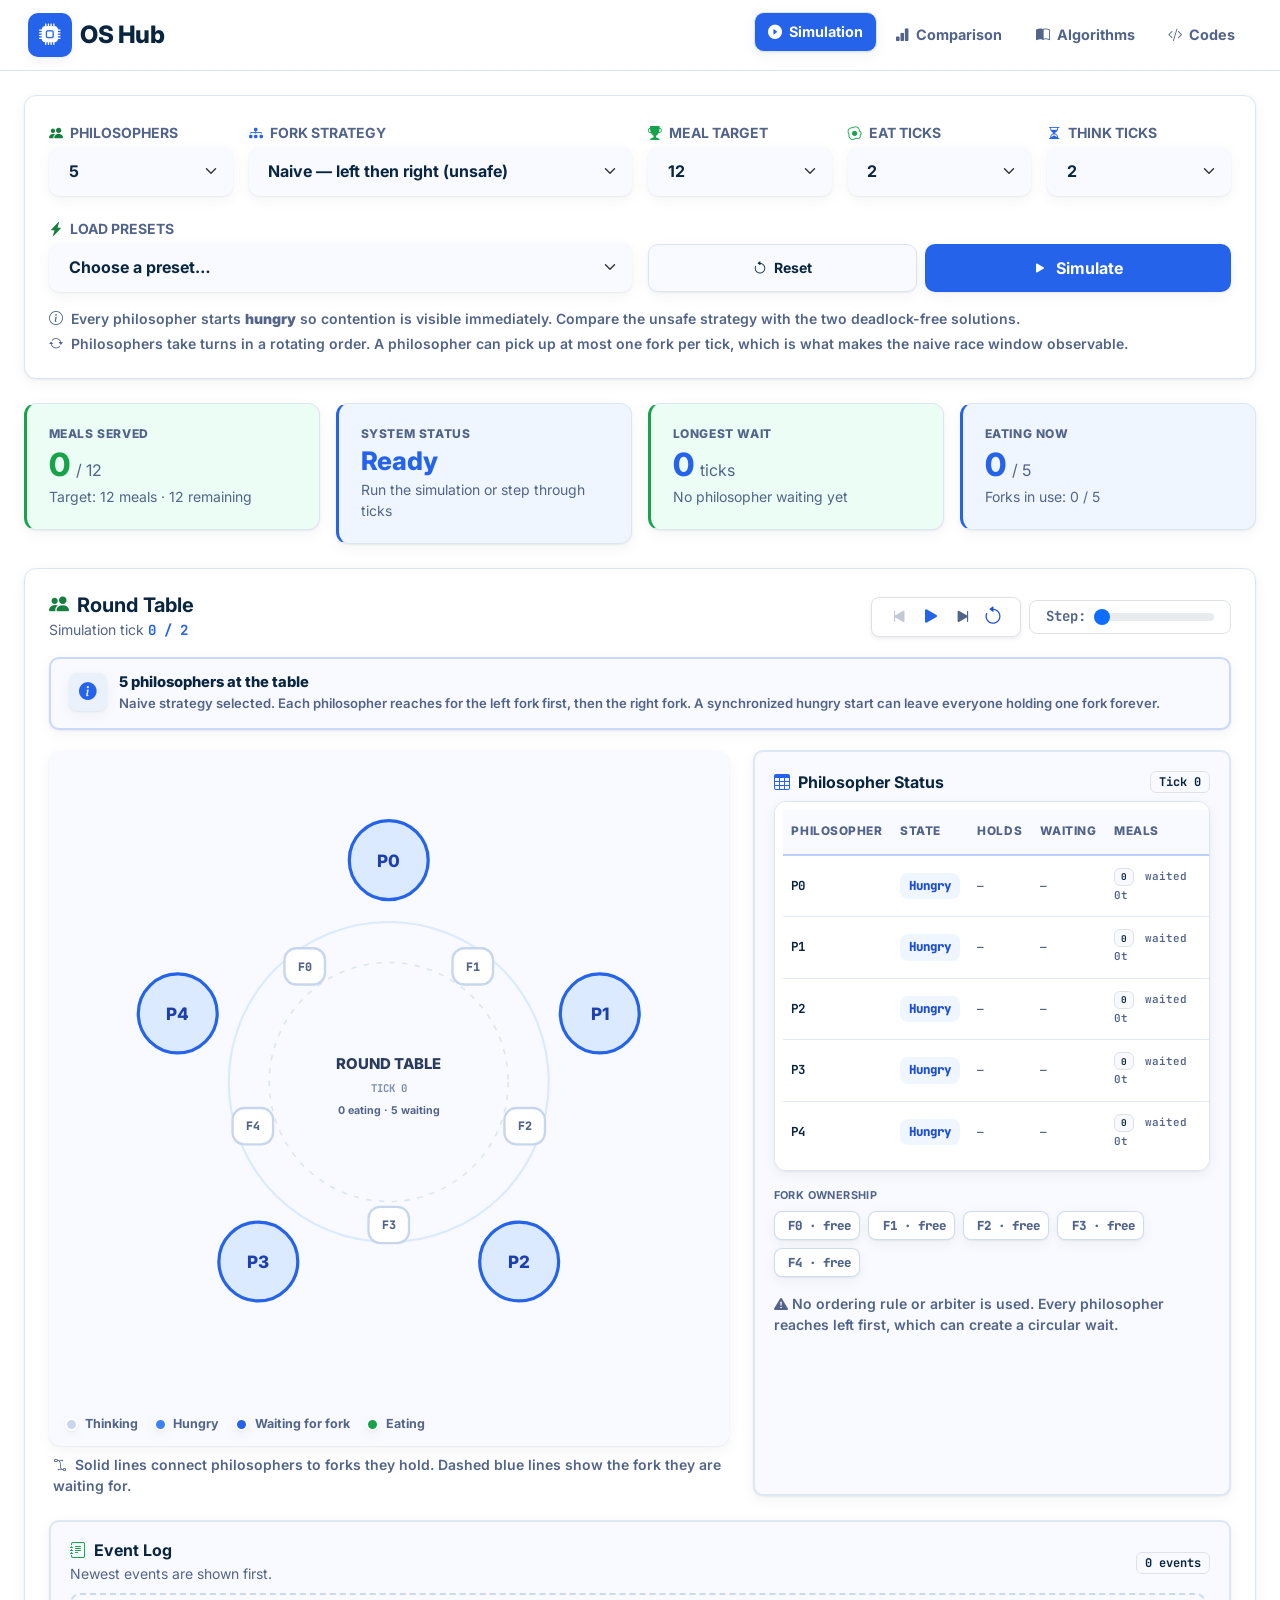
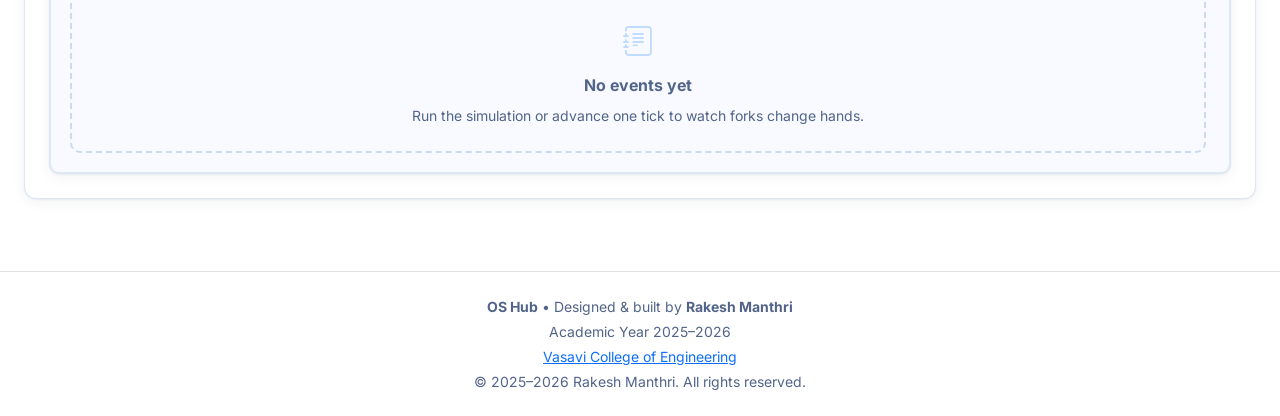
<file: dining_philosophers.html>
<!DOCTYPE html>
<html lang="en">
<head>
    <meta charset="UTF-8">
    <meta name="viewport" content="width=device-width, initial-scale=1.0">
    <title>OS EduHub - Dining Philosophers Simulator</title>

    <!-- Bootstrap 5 CSS -->
    <link href="vendor/bootstrap/bootstrap.min.css" rel="stylesheet">
    <link rel="stylesheet" href="design.css">
    <!-- Bootstrap Icons -->
    <link href="vendor/bootstrap-icons/bootstrap-icons.min.css" rel="stylesheet">
    <!-- Google Fonts -->
    <link rel="preconnect" href="https://fonts.googleapis.com">
    <link rel="preconnect" href="https://fonts.gstatic.com" crossorigin>
    <link href="https://fonts.googleapis.com/css2?family=Inter:wght@400;500;600;700;800&family=JetBrains+Mono:wght@400;500;600;700" rel="stylesheet">
    <!-- Prism.js -->
    <link href="vendor/prism/prism-tomorrow.min.css" rel="stylesheet" />
    <!-- Shared claymorphism theme -->
    <link href="simulator-theme.css" rel="stylesheet">

    <style>
        /* Dining Stage */
        .dining-stage {
            background: #F8FAFF;
            border-radius: 12px;
            padding: 0.75rem;
            box-shadow: 0 1px 2px rgba(10, 37, 64, 0.06), 0 4px 14px rgba(10, 37, 64, 0.05);
        }

        #diningSvg {
            display: block;
            width: 100%;
            height: auto;
            max-height: 640px;
            overflow: visible;
        }

        #diningSvg text {
            user-select: none;
            pointer-events: none;
        }

        .state-legend {
            display: flex;
            flex-wrap: wrap;
            gap: 0.55rem 1rem;
            margin-top: 0.85rem;
            padding: 0 0.25rem;
        }

        .legend-pill {
            display: inline-flex;
            align-items: center;
            gap: 0.42rem;
            font-size: 0.78rem;
            font-weight: 700;
            color: var(--text-muted);
            white-space: nowrap;
        }

        .legend-swatch {
            width: 13px;
            height: 13px;
            border-radius: 50%;
            border: 2px solid #ffffff;
            box-shadow: 0 1px 2px rgba(10, 37, 64, 0.06), 0 4px 14px rgba(10, 37, 64, 0.05);
            display: inline-block;
        }

        /* State chips */
        .state-chip {
            display: inline-flex;
            align-items: center;
            gap: 0.3rem;
            border-radius: 8px;
            padding: 0.25rem 0.55rem;
            font-size: 0.78rem;
            font-weight: 800;
            white-space: nowrap;
        }

        .state-thinking {
            background: #F8FAFF;
            color: #52648A;
        }

        .state-hungry {
            background: #EFF6FF;
            color: #1D4ED8;
        }

        .state-waiting {
            background: #EFF6FF;
            color: #1E40AF;
        }

        .state-eating {
            background: #ECFDF5;
            color: #15803D;
        }

        .state-deadlocked {
            background: #DBEAFE;
            color: #1E40AF;
        }

        /* Status detail table */
        .philosopher-table {
            min-width: 0;
            font-size: 0.78rem;
        }

        .philosopher-table th,
        .philosopher-table td {
            vertical-align: middle;
            padding-left: 0.55rem;
            padding-right: 0.55rem;
        }

        .philosopher-table td:last-child {
            min-width: 108px;
        }

        .philosopher-table td:first-child {
            white-space: nowrap;
        }

        .deadlocked-row td {
            background: #EFF6FF !important;
        }

        .deadlocked-row td:first-child {
            box-shadow: 0 1px 2px rgba(10, 37, 64, 0.06), 0 4px 14px rgba(10, 37, 64, 0.05);
        }

        .fork-chip {
            display: inline-flex;
            align-items: center;
            gap: 0.35rem;
            background: #ffffff;
            border: 1px solid rgba(199, 214, 238, 0.85);
            border-radius: 8px;
            padding: 0.26rem 0.5rem;
            font-family: var(--font-mono);
            font-size: 0.78rem;
            font-weight: 800;
            color: var(--text-muted);
            box-shadow: 0 1px 2px rgba(10, 37, 64, 0.06), 0 4px 14px rgba(10, 37, 64, 0.05);
        }

        .fork-chip.owned {
            background: #ECFDF5;
            border-color: rgba(34, 197, 94, 0.3);
            color: #15803D;
        }

        /* SVG state halo */
        .eat-halo {
            animation: eatHaloPulse 1.6s ease-in-out infinite;
        }

        @keyframes eatHaloPulse {
            0%, 100% { opacity: 0.55; }
            50% { opacity: 0.12; }
        }

        /* Summary rows */
        .resource-summary-row {
            display: flex;
            align-items: center;
            justify-content: space-between;
            gap: 0.5rem;
            background: rgba(255, 255, 255, 0.72);
            border-radius: 8px;
            padding: 0.38rem 0.55rem;
            font-size: 0.78rem;
            font-weight: 700;
            color: var(--text-muted);
        }

        .resource-summary-row strong {
            font-family: var(--font-mono);
            color: var(--text-main);
            text-align: right;
        }

        /* Deadlock alert */
        .deadlock-callout {
            display: flex;
            align-items: flex-start;
            gap: 0.8rem;
            background: #EFF6FF;
            border: 2px solid rgba(37, 99, 235, 0.45);
            border-radius: 10px;
            padding: 0.85rem 1rem;
            margin-bottom: 1rem;
            box-shadow: 0 1px 2px rgba(10, 37, 64, 0.06), 0 4px 14px rgba(10, 37, 64, 0.05);
        }

        .deadlock-callout > i {
            color: var(--accent-pink);
            font-size: 1.35rem;
            line-height: 1;
            margin-top: 0.1rem;
        }

        .deadlock-callout strong {
            color: #1E40AF;
        }

        .deadlock-callout .deadlock-text {
            font-size: 0.78rem;
            font-weight: 600;
            color: #1E40AF;
            margin-top: 0.15rem;
        }

        /* Event log */
        .event-log {
            max-height: 310px;
            overflow-y: auto;
            display: flex;
            flex-direction: column;
            gap: 0.45rem;
            padding-right: 0.25rem;
        }

        .event-row {
            display: flex;
            align-items: flex-start;
            gap: 0.55rem;
            background: #F8FAFF;
            border-radius: 8px;
            padding: 0.48rem 0.6rem;
            font-size: 0.78rem;
            font-weight: 600;
            color: #3E4F6E;
        }

        .event-tick {
            min-width: 34px;
            font-family: var(--font-mono);
            font-size: 0.68rem;
            font-weight: 800;
            color: #7A8DB0;
            padding-top: 0.12rem;
        }

        .event-empty {
            display: flex;
            flex-direction: column;
            align-items: center;
            justify-content: center;
            min-height: 160px;
            gap: 0.5rem;
            color: var(--text-muted);
            border: 2px dashed rgba(199, 214, 238, 0.9);
            border-radius: 10px;
            padding: 1.5rem;
            text-align: center;
        }

        .event-empty i {
            font-size: 1.9rem;
            color: #BFDBFE;
        }

        /* Comparison */
        .meal-progress {
            height: 10px;
            border-radius: 999px;
            background: #F8FAFF;
            overflow: hidden;
            box-shadow: 0 1px 2px rgba(10, 37, 64, 0.06), 0 4px 14px rgba(10, 37, 64, 0.05);
        }

        .meal-progress > span {
            display: block;
            height: 100%;
            border-radius: 999px;
            background: #22C55E;
            box-shadow: 0 1px 2px rgba(10, 37, 64, 0.06), 0 4px 14px rgba(10, 37, 64, 0.05);
            transition: width 0.8s cubic-bezier(0.2, 0, 0, 1);
        }

        .mini-dot-row {
            display: flex;
            flex-wrap: wrap;
            gap: 0.35rem;
            align-items: center;
        }

        .mini-dot {
            width: 24px;
            height: 24px;
            border-radius: 50%;
            display: inline-flex;
            align-items: center;
            justify-content: center;
            border: 2px solid #ffffff;
            color: #ffffff;
            font-family: var(--font-mono);
            font-size: 0.58rem;
            font-weight: 800;
            box-shadow: 0 1px 2px rgba(10, 37, 64, 0.06), 0 4px 14px rgba(10, 37, 64, 0.05);
        }

        .mini-dot.thinking {
            background: #7A8DB0;
        }

        .mini-dot.hungry {
            background: #2563EB;
        }

        .mini-dot.waiting {
            background: #2563EB;
        }

        .mini-dot.eating {
            background: #16A34A;
        }

        .mini-dot.deadlocked {
            background: #1E40AF;
        }

        .strategy-note {
            font-size: 0.78rem;
            font-weight: 600;
            color: var(--text-muted);
        }

        @media (max-width: 767.98px) {
            .dining-stage {
                padding: 0.35rem;
            }

            #diningSvg {
                max-height: 430px;
            }

            .state-legend {
                gap: 0.45rem 0.75rem;
            }
        }

        @media (max-width: 575.98px) {
            .state-legend {
                gap: 0.4rem 0.6rem;
            }

            .legend-pill {
                font-size: 0.68rem;
            }

            .event-row {
                font-size: 0.74rem;
            }
        }
    </style>
</head>
<body>

    <!-- Navigation -->
    <nav class="navbar navbar-expand-xl glass-nav sticky-top py-2 px-3 mb-4">
        <div class="container-fluid max-w-7xl">
            <a class="navbar-brand d-flex align-items-center gap-2" href="index.html">
                <div class="brand-icon">
                    <i class="bi bi-cpu-fill"></i>
                </div>
                <div>
                    <span class="brand-text fs-4">OS Hub</span>
                </div>
            </a>

            <button class="navbar-toggler glass-nav-toggler border-0 shadow-none" type="button" data-bs-toggle="collapse" data-bs-target="#navbarContent" aria-controls="navbarContent" aria-expanded="false" aria-label="Toggle navigation">
                <i class="bi bi-list fs-2 text-primary"></i>
            </button>

            <div class="collapse navbar-collapse" id="navbarContent">
                <ul class="nav nav-pills ms-auto my-2 my-lg-0" id="mainNav" role="tablist">
                    <li class="nav-item" role="presentation">
                        <button class="nav-link active" id="tab-simulator" data-bs-toggle="pill" data-bs-target="#section-simulator" type="button" role="tab">
                            <i class="bi bi-play-circle-fill me-1"></i> Simulation
                        </button>
                    </li>
                    <li class="nav-item" role="presentation">
                        <button class="nav-link" id="tab-compare" data-bs-toggle="pill" data-bs-target="#section-compare" type="button" role="tab">
                            <i class="bi bi-bar-chart-fill me-1"></i> Comparison
                        </button>
                    </li>
                    <li class="nav-item" role="presentation">
                        <button class="nav-link" id="tab-theory" data-bs-toggle="pill" data-bs-target="#section-theory" type="button" role="tab">
                            <i class="bi bi-book-half me-1"></i> Algorithms
                        </button>
                    </li>
                    <li class="nav-item" role="presentation">
                        <button class="nav-link" id="tab-code" data-bs-toggle="pill" data-bs-target="#section-code" type="button" role="tab">
                            <i class="bi bi-code-slash me-1"></i> Codes
                        </button>
                    </li>
                </ul>
            </div>
        </div>
    </nav>
            </div>
        </div>
    </nav>

    <main class="container-fluid px-3 px-md-4 max-w-7xl pb-5 position-relative" style="z-index: 1;">
        <div class="tab-content" id="mainTabContent">

            <!-- ========================================== -->
            <!-- 1. SIMULATION                              -->
            <!-- ========================================== -->
            <div class="tab-pane fade show active" id="section-simulator" role="tabpanel">

                <div class="glass-panel controls-bar-panel p-3 p-md-4 mb-4">
                    <div class="row g-3">
                        <div class="col-6 col-lg-2">
                            <label class="form-label fw-bold text-muted small text-uppercase mb-1" for="philosopherCount">
                                <i class="bi bi-people-fill text-warning me-1"></i> Philosophers
                            </label>
                            <select class="form-select form-select-glass w-100" id="philosopherCount">
                                <option>3</option>
                                <option>4</option>
                                <option selected>5</option>
                                <option>6</option>
                                <option>7</option>
                            </select>
                        </div>

                        <div class="col-12 col-md-6 col-lg-4">
                            <label class="form-label fw-bold text-muted small text-uppercase mb-1" for="strategySelect">
                                <i class="bi bi-diagram-3-fill text-primary me-1"></i> Fork Strategy
                            </label>
                            <select class="form-select form-select-glass w-100" id="strategySelect">
                                <option value="NAIVE" selected>Naive — left then right (unsafe)</option>
                                <option value="ORDERED">Ordered — lowest-numbered fork first</option>
                                <option value="WAITER">Waiter — at most N−1 seated</option>
                            </select>
                        </div>

                        <div class="col-6 col-lg-2">
                            <label class="form-label fw-bold text-muted small text-uppercase mb-1" for="mealTarget">
                                <i class="bi bi-trophy-fill text-success me-1"></i> Meal Target
                            </label>
                            <select class="form-select form-select-glass w-100" id="mealTarget">
                                <option>8</option>
                                <option selected>12</option>
                                <option>16</option>
                            </select>
                        </div>

                        <div class="col-6 col-lg-2">
                            <label class="form-label fw-bold text-muted small text-uppercase mb-1" for="eatTicks">
                                <i class="bi bi-egg-fried text-success me-1"></i> Eat Ticks
                            </label>
                            <select class="form-select form-select-glass w-100" id="eatTicks">
                                <option>1</option>
                                <option selected>2</option>
                                <option>3</option>
                                <option>4</option>
                            </select>
                        </div>

                        <div class="col-6 col-lg-2">
                            <label class="form-label fw-bold text-muted small text-uppercase mb-1" for="thinkTicks">
                                <i class="bi bi-hourglass-split text-primary me-1"></i> Think Ticks
                            </label>
                            <select class="form-select form-select-glass w-100" id="thinkTicks">
                                <option>1</option>
                                <option selected>2</option>
                                <option>3</option>
                                <option>4</option>
                            </select>
                        </div>
                    </div>

                    <div class="row g-3 mt-1">
                        <div class="col-12 col-lg-6">
                            <label class="form-label fw-bold text-muted small text-uppercase mb-1" for="presetSelect">
                                <i class="bi bi-lightning-charge-fill text-warning me-1"></i> Load Presets
                            </label>
                            <select class="form-select form-select-glass w-100" id="presetSelect" onchange="loadPreset(this.value)">
                                <option value="">Choose a preset…</option>
                                <option value="deadlock">Classic Deadlock — Naive</option>
                                <option value="ordered">Ordered Hierarchy — Deadlock-Free</option>
                                <option value="waiter">Waiter Arbitration — Deadlock-Free</option>
                                <option value="dense">High Contention — 7 Philosophers</option>
                            </select>
                        </div>

                        <div class="col-12 col-lg-6 d-flex align-items-end">
                            <div class="d-flex flex-wrap gap-2 w-100">
                                <button class="btn btn-glass-outline btn-sm flex-grow-1" type="button" onclick="resetSimulation()">
                                    <i class="bi bi-arrow-counterclockwise me-1"></i> Reset
                                </button>
                                <button class="btn btn-glass-primary flex-grow-1" type="button" onclick="runSimulation()">
                                    <i class="bi bi-play-fill me-1"></i> Simulate
                                </button>
                            </div>
                        </div>
                    </div>

                    <div class="small text-muted fw-semibold mt-3">
                        <i class="bi bi-info-circle me-1"></i>
                        Every philosopher starts <strong>hungry</strong> so contention is visible immediately. Compare the unsafe strategy with the two deadlock-free solutions.
                    </div>

                    <div class="small text-muted fw-semibold mt-1">
                        <i class="bi bi-arrow-repeat me-1"></i>
                        Philosophers take turns in a rotating order. A philosopher can pick up at most one fork per tick, which is what makes the naive race window observable.
                    </div>

                    <div id="inputError" class="input-error d-none">
                        <i class="bi bi-exclamation-triangle-fill"></i>
                        <span id="inputErrorText"></span>
                    </div>
                </div>

                <!-- KPI -->
                <div class="row g-3 mb-4">
                    <div class="col-6 col-lg-3">
                        <div class="kpi-card kpi-green">
                            <div class="kpi-label">Meals Served</div>
                            <div class="kpi-value text-success mt-1" id="kpiMeals">0 <span class="fs-6 fw-normal text-muted">/ 12</span></div>
                            <small class="text-muted d-block mt-1" id="kpiMealsSub">Target: 12 meals</small>
                        </div>
                    </div>
                    <div class="col-6 col-lg-3">
                        <div class="kpi-card kpi-blue" id="statusKpiCard">
                            <div class="kpi-label">System Status</div>
                            <div class="kpi-value mt-1 text-primary" id="kpiStatus" style="font-size: 1.6rem;">Ready</div>
                            <small class="text-muted d-block mt-1" id="kpiStatusSub">Run the simulation</small>
                        </div>
                    </div>
                    <div class="col-6 col-lg-3">
                        <div class="kpi-card kpi-green">
                            <div class="kpi-label">Longest Wait</div>
                            <div class="kpi-value mt-1" id="kpiWait" style="color: var(--accent-amber);">0 <span class="fs-6 fw-normal text-muted">ticks</span></div>
                            <small class="text-muted d-block mt-1" id="kpiWaitSub">No philosopher waiting</small>
                        </div>
                    </div>
                    <div class="col-6 col-lg-3">
                        <div class="kpi-card kpi-blue">
                            <div class="kpi-label">Eating Now</div>
                            <div class="kpi-value mt-1" id="kpiEating" style="color: var(--accent-purple);">0 <span class="fs-6 fw-normal text-muted">/ 5</span></div>
                            <small class="text-muted d-block mt-1" id="kpiEatingSub">Forks in use: 0 / 5</small>
                        </div>
                    </div>
                </div>

                <!-- Visualization -->
                <div class="glass-panel p-3 p-md-4 mb-4">
                    <div class="d-flex flex-wrap align-items-center justify-content-between gap-3 mb-2">
                        <div>
                            <h5 class="fw-bold mb-0 text-dark d-flex align-items-center">
                                <i class="bi bi-people-fill text-warning me-2"></i>Round Table
                            </h5>
                            <small class="text-muted">Simulation tick <strong class="text-primary font-monospace" id="stepCounterLabel">0 / 0</strong></small>
                        </div>

                        <div class="d-flex flex-wrap align-items-center gap-2">
                            <div class="bg-white px-3 py-1.5 rounded-3 border d-flex align-items-center gap-2 shadow-sm">
                                <button class="btn btn-sm btn-link text-secondary p-0" id="btnStepPrev" onclick="stepSimulation('prev')" title="Previous tick" aria-label="Previous tick">
                                    <i class="bi bi-skip-start-fill fs-5"></i>
                                </button>
                                <button class="btn btn-sm btn-link text-primary p-0" id="btnPlay" onclick="togglePlay()" title="Play / Pause" aria-label="Play or pause">
                                    <i class="bi bi-play-fill fs-4" id="playIcon"></i>
                                </button>
                                <button class="btn btn-sm btn-link text-secondary p-0" id="btnStepNext" onclick="stepSimulation('next')" title="Next tick" aria-label="Next tick">
                                    <i class="bi bi-skip-end-fill fs-5"></i>
                                </button>
                                <button class="btn btn-sm btn-link text-danger p-0" id="btnReset" onclick="resetPlayback()" title="Reset playback" aria-label="Reset playback">
                                    <i class="bi bi-arrow-counterclockwise fs-5"></i>
                                </button>
                            </div>

                            <div class="d-flex align-items-center gap-2 bg-white px-3 py-1 rounded-3 border">
                                <label for="stepScrubber" class="small fw-bold text-muted mb-0 font-monospace">Step:</label>
                                <input type="range" class="form-range" id="stepScrubber" min="0" max="0" value="0" style="width: 120px;" oninput="scrubStep(this.value)">
                            </div>
                        </div>
                    </div>

                    <div class="decision-banner" id="decisionBanner">
                        <span class="banner-icon" id="decisionIcon"><i class="bi bi-info-circle-fill"></i></span>
                        <div>
                            <div class="banner-title" id="decisionTitle">Ready to simulate</div>
                            <div class="banner-text" id="decisionText">Choose a strategy, then run the simulation or step through each tick.</div>
                        </div>
                    </div>

                    <div class="deadlock-callout d-none" id="deadlockCallout">
                        <i class="bi bi-exclamation-octagon-fill"></i>
                        <div>
                            <strong id="deadlockTitle">Circular wait detected</strong>
                            <div class="deadlock-text" id="deadlockText"></div>
                        </div>
                    </div>

                    <div class="row g-4">
                        <div class="col-12 col-lg-7">
                            <div class="dining-stage">
                                <svg id="diningSvg" viewBox="0 0 600 600" role="img" aria-label="Dining philosophers round table"></svg>
                                <div class="state-legend">
                                    <span class="legend-pill"><span class="legend-swatch" style="background: #C7D6EE;"></span>Thinking</span>
                                    <span class="legend-pill"><span class="legend-swatch" style="background: #3B82F6;"></span>Hungry</span>
                                    <span class="legend-pill"><span class="legend-swatch" style="background: #2563EB;"></span>Waiting for fork</span>
                                    <span class="legend-pill"><span class="legend-swatch" style="background: #16A34A;"></span>Eating</span>
                                </div>
                            </div>
                            <div class="small text-muted fw-semibold mt-2 px-1">
                                <i class="bi bi-bezier2 me-1"></i>
                                Solid lines connect philosophers to forks they hold. Dashed blue lines show the fork they are waiting for.
                            </div>
                        </div>

                        <div class="col-12 col-lg-5">
                            <div class="frag-tile h-100">
                                <div class="d-flex align-items-center justify-content-between gap-2 mb-2">
                                    <h6 class="fw-bold mb-0 text-dark">
                                        <i class="bi bi-table text-primary me-1"></i> Philosopher Status
                                    </h6>
                                    <span class="badge bg-light text-dark border font-monospace" id="roundBadge">Tick 0</span>
                                </div>

                                <div class="table-matrix-wrapper">
                                    <table class="table table-clay philosopher-table align-middle mb-0" id="philosopherTable">
                                        <thead>
                                            <tr>
                                                <th>Philosopher</th>
                                                <th>State</th>
                                                <th>Holds</th>
                                                <th>Waiting</th>
                                                <th>Meals</th>
                                            </tr>
                                        </thead>
                                        <tbody id="philosopherTableBody"></tbody>
                                    </table>
                                </div>

                                <div class="small text-muted d-block d-lg-none mt-2">
                                    <i class="bi bi-arrows-move me-1"></i>Swipe the table sideways to see all columns.
                                </div>

                                <div class="mt-3">
                                    <div class="small fw-bold text-muted text-uppercase mb-2" style="font-size: 0.68rem; letter-spacing: 0.4px;">Fork Ownership</div>
                                    <div class="d-flex flex-wrap gap-2" id="forkChips"></div>
                                </div>

                                <div class="small text-muted fw-semibold mt-3" id="waiterNote">
                                    <i class="bi bi-info-circle me-1"></i>The waiter limits how many philosophers may compete for forks at once.
                                </div>
                            </div>
                        </div>
                    </div>

                    <div class="frag-tile mt-4">
                        <div class="d-flex flex-wrap align-items-center justify-content-between gap-2 mb-2">
                            <div>
                                <h6 class="fw-bold mb-0 text-dark">
                                    <i class="bi bi-journal-text text-success me-2"></i>Event Log
                                </h6>
                                <small class="text-muted">Newest events are shown first.</small>
                            </div>
                            <span class="badge bg-light text-dark border font-monospace" id="eventBadge">0 events</span>
                        </div>
                        <div class="event-log" id="eventLog"></div>
                    </div>
                </div>
            </div>

            <!-- ========================================== -->
            <!-- 2. COMPARE STRATEGIES                      -->
            <!-- ========================================== -->
            <div class="tab-pane fade" id="section-compare" role="tabpanel">
                <div class="glass-panel p-3 p-md-4 mb-4">
                    <div class="d-flex flex-wrap justify-content-between align-items-center gap-3 mb-4">
                        <div>
                            <h4 class="fw-bold mb-1 brand-text">
                                <i class="bi bi-intersect me-2"></i>Naive vs Ordered vs Waiter
                            </h4>
                            <p class="text-muted mb-0">Runs all three strategies with the current philosopher count, meal target, and timing. The safest strategy is highlighted in green.</p>
                        </div>
                        <button class="btn btn-glass-primary" onclick="generateComparison()">
                            <i class="bi bi-arrow-clockwise me-1"></i> Recompute Benchmark
                        </button>
                    </div>

                    <div class="row g-4 mb-4" id="comparisonCardsRow">
                        <!-- Dynamic comparison cards -->
                    </div>

                    <div class="row g-3">
                        <div class="col-12 col-lg-6">
                            <div class="glass-panel p-4 h-100">
                                <div class="d-flex align-items-center justify-content-between mb-3">
                                    <h5 class="fw-bold mb-0 text-dark">
                                        <i class="bi bi-egg-fried text-success me-2"></i>Meals Served
                                    </h5>
                                    <small class="text-muted fw-bold">Higher is better</small>
                                </div>
                                <div id="chartMeals" class="d-flex flex-column gap-3">
                                    <!-- Dynamic bars -->
                                </div>
                            </div>
                        </div>

                        <div class="col-12 col-lg-6">
                            <div class="glass-panel p-4 h-100">
                                <div class="d-flex align-items-center justify-content-between mb-3">
                                    <h5 class="fw-bold mb-0 text-dark">
                                        <i class="bi bi-hourglass-split text-primary me-2"></i>Longest Wait
                                    </h5>
                                    <small class="text-muted fw-bold">Lower is better</small>
                                </div>
                                <div id="chartWait" class="d-flex flex-column gap-3">
                                    <!-- Dynamic bars -->
                                </div>
                            </div>
                        </div>
                    </div>

                    <div class="small text-muted fw-semibold mt-3">
                        <i class="bi bi-info-circle me-1"></i>
                        A strategy is considered safer when it reaches the meal target without a circular wait. The ordered hierarchy and waiter arbitration both avoid the classic deadlock.
                    </div>
                </div>
            </div>

            <!-- ========================================== -->
            <!-- 3. PROBLEM & SOLUTIONS                     -->
            <!-- ========================================== -->
            <div class="tab-pane fade" id="section-theory" role="tabpanel">
                <div class="glass-panel p-3 p-md-4 mb-4">
                    <div class="text-center mx-auto mb-5" style="max-width: 780px;">
                        <span class="badge rounded-pill bg-warning-subtle text-warning-emphasis px-3 py-2 fw-bold text-uppercase mb-2">Classic Synchronization</span>
                        <h2 class="fw-bold brand-text mb-3">The Dining Philosophers Problem</h2>
                        <p class="text-muted">Five philosophers sit around a circular table with one fork between each pair. A philosopher needs both adjacent forks to eat, but may hold only one at a time while waiting for the other. If everyone takes the left fork simultaneously, every philosopher waits forever for the right fork: a classic circular-wait deadlock.</p>
                    </div>

                    <div class="row g-4">
                        <div class="col-12 col-lg-4">
                            <div class="algo-card">
                                <div class="d-flex justify-content-between align-items-start mb-3">
                                    <div>
                                        <h4 class="fw-bold mb-1" style="color: var(--accent-pink);">Naive</h4>
                                        <span class="badge bg-danger-subtle text-danger border border-danger-subtle">Left then right</span>
                                    </div>
                                    <i class="bi bi-exclamation-octagon-fill fs-2" style="color: var(--accent-pink);"></i>
                                </div>
                                <p class="text-muted">Each philosopher picks up the left fork first and then the right fork. This satisfies all four Coffman conditions and can deadlock when every philosopher holds one fork.</p>
                                <h6 class="fw-bold text-dark mt-3 mb-2"><i class="bi bi-check2 text-success me-1"></i>Trade-offs:</h6>
                                <ul class="text-muted small ps-3 mb-0">
                                    <li><strong>Pros:</strong> Simple and intuitive.</li>
                                    <li><strong>Cons:</strong> Not deadlock-free under a synchronized start.</li>
                                </ul>
                            </div>
                        </div>

                        <div class="col-12 col-lg-4">
                            <div class="algo-card">
                                <div class="d-flex justify-content-between align-items-start mb-3">
                                    <div>
                                        <h4 class="fw-bold mb-1 text-primary">Ordered</h4>
                                        <span class="badge bg-primary-subtle text-primary border border-primary-subtle">Resource hierarchy</span>
                                    </div>
                                    <i class="bi bi-sort-numeric-down fs-2 text-primary"></i>
                                </div>
                                <p class="text-muted">Always acquire the lower-numbered fork before the higher-numbered fork. The global order removes circular wait, so a cycle of philosophers waiting on each other cannot form.</p>
                                <h6 class="fw-bold text-dark mt-3 mb-2"><i class="bi bi-check2 text-success me-1"></i>Trade-offs:</h6>
                                <ul class="text-muted small ps-3 mb-0">
                                    <li><strong>Pros:</strong> Deadlock-free without a central arbiter.</li>
                                    <li><strong>Cons:</strong> Requires a consistent resource ordering.</li>
                                </ul>
                            </div>
                        </div>

                        <div class="col-12 col-lg-4">
                            <div class="algo-card">
                                <div class="d-flex justify-content-between align-items-start mb-3">
                                    <div>
                                        <h4 class="fw-bold mb-1 text-success">Waiter</h4>
                                        <span class="badge bg-success-subtle text-success border border-success-subtle">Arbitrator</span>
                                    </div>
                                    <i class="bi bi-person-badge-fill fs-2 text-success"></i>
                                </div>
                                <p class="text-muted">A waiter allows at most <strong>N − 1</strong> philosophers to compete at the table. With at least one philosopher outside, at least one fork remains available, so progress is always possible.</p>
                                <h6 class="fw-bold text-dark mt-3 mb-2"><i class="bi bi-check2 text-success me-1"></i>Trade-offs:</h6>
                                <ul class="text-muted small ps-3 mb-0">
                                    <li><strong>Pros:</strong> Simple centralized deadlock prevention.</li>
                                    <li><strong>Cons:</strong> The waiter is a shared bottleneck.</li>
                                </ul>
                            </div>
                        </div>
                    </div>

                    <div class="row g-4 mt-1">
                        <div class="col-12 col-lg-6">
                            <div class="frag-tile">
                                <h6 class="fw-bold text-dark mb-3"><i class="bi bi-shield-exclamation text-danger me-2"></i>Coffman Conditions</h6>
                                <div class="d-flex flex-column gap-2">
                                    <div class="resource-summary-row"><span>Mutual exclusion</span><strong>One owner per fork</strong></div>
                                    <div class="resource-summary-row"><span>Hold and wait</span><strong>Hold one fork, request the next</strong></div>
                                    <div class="resource-summary-row"><span>No preemption</span><strong>Forks are released voluntarily</strong></div>
                                    <div class="resource-summary-row"><span>Circular wait</span><strong>P0 → P1 → … → P0</strong></div>
                                </div>
                                <p class="text-muted small mt-3 mb-0">All four conditions must hold for deadlock. Ordered acquisition removes circular wait; the waiter removes the possibility that every philosopher holds a fork.</p>
                            </div>
                        </div>

                        <div class="col-12 col-lg-6">
                            <div class="frag-tile">
                                <h6 class="fw-bold text-dark mb-3"><i class="bi bi-calculator text-success me-2"></i>Metrics</h6>
                                <div class="d-flex flex-wrap gap-2">
                                    <span class="formula-pill"><i class="bi bi-egg-fried"></i> Meals served = completed meals</span>
                                    <span class="formula-pill"><i class="bi bi-hourglass-split"></i> Wait = ticks between hungry and eating</span>
                                    <span class="formula-pill"><i class="bi bi-speedometer2"></i> Throughput = meals ÷ ticks</span>
                                    <span class="formula-pill"><i class="bi bi-shield-check"></i> Safe ⇔ no circular wait</span>
                                </div>
                                <p class="text-muted small mt-3 mb-0">The simulator counts one fork acquisition per philosopher per tick. This makes the hold-and-wait window visible and lets the naive strategy deadlock deterministically from a synchronized hungry start.</p>
                            </div>
                        </div>
                    </div>
                </div>
            </div>

            <!-- ========================================== -->
            <!-- 4. C CODE                                  -->
            <!-- ========================================== -->
            <div class="tab-pane fade" id="section-code" role="tabpanel">
                <div class="glass-panel p-3 p-md-4 mb-4">
                    <div class="d-flex flex-wrap justify-content-between align-items-center gap-3 mb-3">
                        <div>
                            <h4 class="fw-bold mb-1 brand-text">
                                <i class="bi bi-code-slash me-2"></i>C Implementation Code
                            </h4>
                            <p class="text-muted mb-0">Pthreads reference implementations for the naive, ordered, and waiter strategies.</p>
                        </div>
                        <div class="d-flex flex-wrap gap-2">
                            <select class="form-select form-select-glass form-select-sm" id="codeAlgoSelect" onchange="updateCodeDisplay()" style="min-width: 220px; width: auto;">
                                <option value="NAIVE">Naive (Unsafe)</option>
                                <option value="ORDERED">Ordered Hierarchy</option>
                                <option value="WAITER">Waiter / Arbitrator</option>
                            </select>
                            <button class="btn btn-glass-outline btn-sm" onclick="copyCode()">
                                <i class="bi bi-clipboard me-1"></i> Copy Code
                            </button>
                            <button class="btn btn-glass-outline btn-sm" onclick="downloadCode()">
                                <i class="bi bi-download me-1"></i> Download
                            </button>
                        </div>
                    </div>

                    <div class="code-container">
                        <div class="code-header">
                            <div class="code-dots">
                                <span style="background: #1E40AF;"></span>
                                <span style="background: #2563EB;"></span>
                                <span style="background: #22C55E;"></span>
                            </div>
                            <span class="text-light small font-monospace" id="codeFileName">dining_naive.c</span>
                        </div>
                        <pre><code class="language-c" id="codeBlock">/* Dining Philosophers - Naive */</code></pre>
                    </div>
                </div>
            </div>

        </div>
    </main>

    <script src="vendor/bootstrap/bootstrap.bundle.min.js"></script>
    <script src="vendor/prism/prism.min.js"></script>
    <script src="vendor/prism/prism-c.min.js"></script>

    <script>
        // =========================================================
        // Constants & State
        // =========================================================
        const MAX_TICKS = 400;

        const STRATEGY_META = {
            NAIVE: {
                label: 'Naive',
                color: '#2563EB',
                icon: 'bi-exclamation-octagon-fill',
                badge: 'Left then right',
                description: 'Each philosopher reaches for the left fork first, then the right fork. A synchronized hungry start can leave everyone holding one fork forever.'
            },
            ORDERED: {
                label: 'Ordered',
                color: '#2563EB',
                icon: 'bi-sort-numeric-down',
                badge: 'Resource hierarchy',
                description: 'Every philosopher acquires the lower-numbered fork before the higher-numbered fork, which removes circular wait.'
            },
            WAITER: {
                label: 'Waiter',
                color: '#16A34A',
                icon: 'bi-person-badge-fill',
                badge: 'Arbitrator',
                description: 'A waiter admits at most N − 1 philosophers to the table, guaranteeing that at least one fork stays available.'
            }
        };

        const STATE_META = {
            thinking: { label: 'Thinking', fill: '#DCE6F2', stroke: '#7A8DB0', text: '#3E4F6E', chip: 'state-thinking', dot: 'thinking' },
            hungry: { label: 'Hungry', fill: '#DBEAFE', stroke: '#2563EB', text: '#1E40AF', chip: 'state-hungry', dot: 'hungry' },
            waiting: { label: 'Waiting', fill: '#EFF6FF', stroke: '#2563EB', text: '#1E40AF', chip: 'state-waiting', dot: 'waiting' },
            eating: { label: 'Eating', fill: '#d1fae5', stroke: '#16A34A', text: '#15803D', chip: 'state-eating', dot: 'eating' },
            deadlocked: { label: 'Deadlocked', fill: '#DBEAFE', stroke: '#1E40AF', text: '#1E40AF', chip: 'state-deadlocked', dot: 'deadlocked' }
        };

        const presets = {
            deadlock: { philosophers: 5, strategy: 'NAIVE', mealTarget: 12, eatTicks: 2, thinkTicks: 2 },
            ordered: { philosophers: 5, strategy: 'ORDERED', mealTarget: 12, eatTicks: 2, thinkTicks: 2 },
            waiter: { philosophers: 5, strategy: 'WAITER', mealTarget: 12, eatTicks: 2, thinkTicks: 2 },
            dense: { philosophers: 7, strategy: 'ORDERED', mealTarget: 16, eatTicks: 2, thinkTicks: 1 }
        };

        let simulation = null;
        let currentStep = 0;
        let playTimer = null;

        // =========================================================
        // Utilities & Validation
        // =========================================================
        function showInputError(message) {
            document.getElementById('inputErrorText').textContent = message;
            document.getElementById('inputError').classList.remove('d-none');
        }

        function hideInputError() {
            document.getElementById('inputError').classList.add('d-none');
        }

        function readInputs() {
            const philosophers = Number(document.getElementById('philosopherCount').value);
            const strategy = document.getElementById('strategySelect').value;
            const mealTarget = Number(document.getElementById('mealTarget').value);
            const eatTicks = Number(document.getElementById('eatTicks').value);
            const thinkTicks = Number(document.getElementById('thinkTicks').value);

            if (!Number.isInteger(philosophers) || philosophers < 3 || philosophers > 7) {
                showInputError('Choose between 3 and 7 philosophers.');
                return null;
            }

            if (!STRATEGY_META[strategy]) {
                showInputError('Choose a valid fork strategy.');
                return null;
            }

            if (!Number.isInteger(mealTarget) || mealTarget < 1) {
                showInputError('Meal target must be a positive whole number.');
                return null;
            }

            if (!Number.isInteger(eatTicks) || eatTicks < 1 || !Number.isInteger(thinkTicks) || thinkTicks < 1) {
                showInputError('Eat and think durations must be whole numbers of at least 1 tick.');
                return null;
            }

            hideInputError();
            return { philosophers, strategy, mealTarget, eatTicks, thinkTicks };
        }

        // =========================================================
        // Dining Philosophers Engine
        // =========================================================
        function detectDeadlock(philosophers, forkOwners) {
            const n = philosophers.length;
            const edges = new Map();

            philosophers.forEach(philosopher => {
                if (philosopher.state !== 'waiting' || philosopher.holds.length !== 1 || philosopher.blockedOn === null) {
                    return;
                }

                const needed = philosopher.blockedOn;
                const owner = forkOwners[needed];

                if (owner !== null && owner !== philosopher.id) {
                    edges.set(philosopher.id, owner);
                }
            });

            const visitState = new Map();

            for (const start of edges.keys()) {
                if (visitState.get(start) === 2) continue;

                const path = [];
                let current = start;

                while (current !== undefined && !visitState.has(current)) {
                    visitState.set(current, 1);
                    path.push(current);
                    current = edges.get(current);
                }

                if (current !== undefined && visitState.get(current) === 1) {
                    const cycleStart = path.indexOf(current);
                    if (cycleStart !== -1) {
                        return { cycle: path.slice(cycleStart) };
                    }
                }

                path.forEach(id => visitState.set(id, 2));
            }

            return null;
        }

        function simulateDining(inputs) {
            const n = inputs.philosophers;
            const philosophers = Array.from({ length: n }, (_, id) => ({
                id,
                state: 'hungry',
                holds: [],
                meals: 0,
                waitTicks: 0,
                maxWait: 0,
                eatingLeft: 0,
                thinkingLeft: 0,
                blockedOn: null,
                waiterBlocked: false
            }));
            const forkOwners = Array(n).fill(null);
            const history = [];
            let tick = 0;
            let totalMeals = 0;
            let deadlock = null;

            const snapshot = (tickEvents, deadlockInfo) => {
                history.push({
                    tick,
                    totalMeals: Math.min(totalMeals, inputs.mealTarget),
                    philosophers: philosophers.map(philosopher => ({
                        ...philosopher,
                        holds: [...philosopher.holds]
                    })),
                    forkOwners: [...forkOwners],
                    deadlock: deadlockInfo
                        ? { cycle: [...deadlockInfo.cycle], tick }
                        : null,
                    events: tickEvents
                });
            };

            snapshot([], null);

            while (totalMeals < inputs.mealTarget && tick < MAX_TICKS) {
                tick += 1;
                const tickEvents = [];
                const log = (text, icon) => {
                    tickEvents.push({ tick, text, icon });
                };

                philosophers.forEach(philosopher => {
                    if (philosopher.state === 'eating') {
                        philosopher.eatingLeft -= 1;

                        if (philosopher.eatingLeft <= 0) {
                            philosopher.holds.forEach(fork => {
                                forkOwners[fork] = null;
                            });
                            philosopher.holds = [];
                            philosopher.meals += 1;
                            totalMeals += 1;
                            philosopher.state = 'thinking';
                            philosopher.thinkingLeft = inputs.thinkTicks;
                            log(`P${philosopher.id} finishes meal ${philosopher.meals} and releases both forks`, 'bi-check-circle-fill');
                        }
                    } else if (philosopher.state === 'thinking') {
                        philosopher.thinkingLeft -= 1;

                        if (philosopher.thinkingLeft <= 0) {
                            philosopher.state = 'hungry';
                            philosopher.waitTicks = 0;
                            philosopher.blockedOn = null;
                            philosopher.waiterBlocked = false;
                            log(`P${philosopher.id} finishes thinking and becomes hungry`, 'bi-egg-fried');
                        }
                    }
                });

                if (totalMeals >= inputs.mealTarget) {
                    snapshot(tickEvents, null);
                    break;
                }

                const start = (tick - 1) % n;

                for (let offset = 0; offset < n; offset += 1) {
                    const philosopher = philosophers[(start + offset) % n];
                    if (philosopher.state !== 'hungry' && philosopher.state !== 'waiting') continue;

                    if (inputs.strategy === 'WAITER' && philosopher.holds.length === 0) {
                        const seated = philosophers.filter(other =>
                            other.holds.length > 0 || other.state === 'eating'
                        ).length;

                        if (seated >= n - 1) {
                            if (!philosopher.waiterBlocked) {
                                log(`P${philosopher.id} waits outside — the waiter allows at most ${n - 1} seated`, 'bi-person-badge-fill');
                                philosopher.waiterBlocked = true;
                            }
                            continue;
                        }

                        philosopher.waiterBlocked = false;
                    }

                    const left = philosopher.id;
                    const right = (philosopher.id + 1) % n;
                    let first;
                    let second;

                    if (inputs.strategy === 'ORDERED') {
                        first = Math.min(left, right);
                        second = Math.max(left, right);
                    } else {
                        first = left;
                        second = right;
                    }

                    const target = philosopher.holds.length === 0 ? first : second;
                    const owner = forkOwners[target];

                    if (owner === null) {
                        forkOwners[target] = philosopher.id;
                        philosopher.holds.push(target);
                        philosopher.blockedOn = null;

                        if (philosopher.holds.length === 2) {
                            philosopher.state = 'eating';
                            philosopher.eatingLeft = inputs.eatTicks;
                            philosopher.maxWait = Math.max(philosopher.maxWait, philosopher.waitTicks);
                            log(`P${philosopher.id} takes F${target} and starts eating`, 'bi-egg-fried');
                        } else {
                            philosopher.state = 'waiting';
                            log(`P${philosopher.id} picks up F${target}`, 'bi-hand-index-thumb');
                        }
                    } else {
                        philosopher.state = philosopher.holds.length === 0 ? 'hungry' : 'waiting';

                        if (philosopher.blockedOn !== target) {
                            log(`P${philosopher.id} waits for F${target} — held by P${owner}`, 'bi-hourglass-split');
                            philosopher.blockedOn = target;
                        }
                    }
                }

                philosophers.forEach(philosopher => {
                    if (philosopher.state === 'hungry' || philosopher.state === 'waiting') {
                        philosopher.waitTicks += 1;
                        philosopher.maxWait = Math.max(philosopher.maxWait, philosopher.waitTicks);
                    }
                });

                deadlock = detectDeadlock(philosophers, forkOwners);

                if (deadlock) {
                    const cycleText = deadlock.cycle.map(id => `P${id}`).join(' → ');
                    log(`Circular wait detected: ${cycleText} → P${deadlock.cycle[0]}`, 'bi-exclamation-octagon-fill');
                    snapshot(tickEvents, deadlock);
                    break;
                }

                snapshot(tickEvents, null);
            }

            const last = history[history.length - 1];
            const status = last.deadlock
                ? 'deadlocked'
                : (last.totalMeals >= inputs.mealTarget ? 'complete' : 'limit');

            return {
                inputs,
                history,
                deadlock: last.deadlock,
                status,
                ticks: last.tick,
                meals: last.totalMeals,
                longestWait: Math.max(0, ...last.philosophers.map(philosopher => philosopher.maxWait))
            };
        }

        // =========================================================
        // Rendering
        // =========================================================
        function displayState(philosopher, snapshot) {
            if (snapshot.deadlock &&
                snapshot.deadlock.cycle.includes(philosopher.id) &&
                (philosopher.state === 'waiting' || philosopher.state === 'hungry')) {
                return 'deadlocked';
            }
            return philosopher.state;
        }

        function currentSnapshot() {
            return simulation ? simulation.history[currentStep] : null;
        }

        function renderAll() {
            const snapshot = currentSnapshot();
            if (!snapshot) return;

            renderDiningTable(snapshot);
            renderPhilosopherTable(snapshot);
            renderForkChips(snapshot);
            renderWaiterNote(snapshot);
            renderKPIs(snapshot);
            renderDecision(snapshot);
            renderEventLog();
            renderPlayback();
        }

        function renderDiningTable(snapshot) {
            const svg = document.getElementById('diningSvg');
            const n = simulation.inputs.philosophers;
            const cx = 300;
            const cy = 300;
            const philosopherRadius = 208;
            const forkRadius = 134;
            const angleFor = (index) => (-90 + index * (360 / n)) * (Math.PI / 180);
            const philosopherPosition = index => ({
                x: cx + philosopherRadius * Math.cos(angleFor(index)),
                y: cy + philosopherRadius * Math.sin(angleFor(index))
            });
            const forkPosition = fork => {
                const angle = (-90 + (fork - 0.5) * (360 / n)) * (Math.PI / 180);
                return {
                    x: cx + forkRadius * Math.cos(angle),
                    y: cy + forkRadius * Math.sin(angle)
                };
            };

            const eating = snapshot.philosophers.filter(philosopher => philosopher.state === 'eating').length;
            const waiting = snapshot.philosophers.filter(philosopher =>
                philosopher.state === 'hungry' || philosopher.state === 'waiting'
            ).length;

            const parts = [];
            parts.push(`<circle cx="${cx}" cy="${cy}" r="150" fill="#F8FAFF" stroke="#DBEAFE" stroke-width="2"></circle>`);
            parts.push(`<circle cx="${cx}" cy="${cy}" r="112" fill="none" stroke="#DCE6F2" stroke-width="1.5" stroke-dasharray="5 7"></circle>`);
            parts.push(`<text x="${cx}" y="${cy - 12}" text-anchor="middle" font-family="Inter, sans-serif" font-size="14" font-weight="800" fill="#2A3B5C">ROUND TABLE</text>`);
            parts.push(`<text x="${cx}" y="${cy + 9}" text-anchor="middle" font-family="JetBrains Mono, monospace" font-size="10" font-weight="700" fill="#7A8DB0">TICK ${snapshot.tick}</text>`);
            parts.push(`<text x="${cx}" y="${cy + 30}" text-anchor="middle" font-family="Inter, sans-serif" font-size="10" font-weight="700" fill="#52648A">${eating} eating · ${waiting} waiting</text>`);

            snapshot.philosophers.forEach(philosopher => {
                const from = philosopherPosition(philosopher.id);

                philosopher.holds.forEach(fork => {
                    const to = forkPosition(fork);
                    parts.push(`<line x1="${from.x}" y1="${from.y}" x2="${to.x}" y2="${to.y}" stroke="#16A34A" stroke-width="3" stroke-linecap="round" opacity="0.85"></line>`);
                });

                if (philosopher.state === 'waiting' && philosopher.holds.length === 1) {
                    const left = philosopher.id;
                    const right = (philosopher.id + 1) % n;
                    const needed = philosopher.holds[0] === left ? right : left;
                    const to = forkPosition(needed);
                    parts.push(`<line x1="${from.x}" y1="${from.y}" x2="${to.x}" y2="${to.y}" stroke="#2563EB" stroke-width="2.4" stroke-linecap="round" stroke-dasharray="6 5" opacity="0.95"></line>`);
                }
            });

            const awaitedForks = new Set();
            snapshot.philosophers.forEach(philosopher => {
                const left = philosopher.id;
                const right = (philosopher.id + 1) % n;
                if (philosopher.state === 'waiting' && philosopher.holds.length === 1) {
                    awaitedForks.add(philosopher.holds[0] === left ? right : left);
                } else if (philosopher.state === 'hungry' && philosopher.blockedOn !== null) {
                    awaitedForks.add(philosopher.blockedOn);
                }
            });

            snapshot.forkOwners.forEach((owner, fork) => {
                const position = forkPosition(fork);
                const owned = owner !== null;
                const awaited = awaitedForks.has(fork) && !owned;
                const stroke = awaited ? '#2563EB' : (owned ? '#16A34A' : '#C7D6EE');
                const fill = owned ? '#ECFDF5' : '#ffffff';
                const textColor = owned ? '#15803D' : (awaited ? '#1E40AF' : '#52648A');
                const title = owned ? `Fork ${fork} held by P${owner}` : `Fork ${fork} is free`;

                parts.push(`<g><title>${title}</title>`);
                parts.push(`<rect x="${position.x - 19}" y="${position.y - 17}" width="38" height="34" rx="11" fill="${fill}" stroke="${stroke}" stroke-width="2.2" ${awaited ? 'stroke-dasharray="4 3"' : ''}></rect>`);
                parts.push(`<text x="${position.x}" y="${position.y + 4}" text-anchor="middle" font-family="JetBrains Mono, monospace" font-size="11" font-weight="800" fill="${textColor}">F${fork}</text>`);
                parts.push('</g>');
            });

            snapshot.philosophers.forEach(philosopher => {
                const position = philosopherPosition(philosopher.id);
                const state = displayState(philosopher, snapshot);
                const meta = STATE_META[state];
                const title = `P${philosopher.id} · ${meta.label} · ${philosopher.meals} meal${philosopher.meals === 1 ? '' : 's'}`;

                parts.push(`<g><title>${title}</title>`);

                if (state === 'eating') {
                    parts.push(`<circle class="eat-halo" cx="${position.x}" cy="${position.y}" r="45" fill="none" stroke="${meta.stroke}" stroke-width="2.5"></circle>`);
                }

                if (state === 'deadlocked') {
                    parts.push(`<circle cx="${position.x}" cy="${position.y}" r="45" fill="none" stroke="#1E40AF" stroke-width="2" opacity="0.35" stroke-dasharray="4 4"></circle>`);
                }

                parts.push(`<circle cx="${position.x}" cy="${position.y}" r="37" fill="${meta.fill}" stroke="${meta.stroke}" stroke-width="3"></circle>`);
                parts.push(`<text x="${position.x}" y="${position.y + 6}" text-anchor="middle" font-family="Inter, sans-serif" font-size="16" font-weight="800" fill="${meta.text}">P${philosopher.id}</text>`);

                if (state === 'deadlocked') {
                    parts.push(`<circle cx="${position.x + 27}" cy="${position.y - 27}" r="10" fill="#1E40AF" stroke="#ffffff" stroke-width="2"></circle>`);
                    parts.push(`<text x="${position.x + 27}" y="${position.y - 23}" text-anchor="middle" font-family="Inter, sans-serif" font-size="11" font-weight="800" fill="#ffffff">!</text>`);
                }

                parts.push('</g>');
            });

            svg.innerHTML = parts.join('');
            svg.setAttribute('aria-label', `Round table with ${n} philosophers at tick ${snapshot.tick}`);
            document.getElementById('roundBadge').textContent = `Tick ${snapshot.tick}`;
        }

        function renderPhilosopherTable(snapshot) {
            const n = simulation.inputs.philosophers;

            document.getElementById('philosopherTableBody').innerHTML = snapshot.philosophers.map(philosopher => {
                const state = displayState(philosopher, snapshot);
                const meta = STATE_META[state];
                const isDeadlocked = state === 'deadlocked';
                const holds = philosopher.holds.length
                    ? philosopher.holds.map(fork => `<span class="fork-chip owned">F${fork}</span>`).join(' ')
                    : '<span class="text-muted">—</span>';

                let waiting = '<span class="text-muted">—</span>';

                if (philosopher.state === 'waiting' && philosopher.holds.length === 1) {
                    const left = philosopher.id;
                    const right = (philosopher.id + 1) % n;
                    const needed = philosopher.holds[0] === left ? right : left;
                    const owner = snapshot.forkOwners[needed];
                    waiting = `<span class="fork-chip" title="Waiting for fork ${needed}">F${needed} · ${owner === null ? 'free' : `P${owner}`}</span>`;
                } else if (philosopher.waiterBlocked) {
                    waiting = '<span class="state-chip state-waiting">Waiter</span>';
                }

                return `
                    <tr class="${isDeadlocked ? 'deadlocked-row' : ''}">
                        <td>
                            <span class="fw-bold text-dark">P${philosopher.id}</span>
                            ${isDeadlocked ? '<i class="bi bi-exclamation-octagon-fill text-danger ms-1"></i>' : ''}
                        </td>
                        <td><span class="state-chip ${meta.chip}">${meta.label}</span></td>
                        <td class="font-monospace small">${holds}</td>
                        <td class="font-monospace small">${waiting}</td>
                        <td>
                            <span class="badge bg-light text-dark border font-monospace">${philosopher.meals}</span>
                            <span class="text-muted small ms-1">waited ${philosopher.maxWait}t</span>
                        </td>
                    </tr>
                `;
            }).join('');
        }

        function renderForkChips(snapshot) {
            document.getElementById('forkChips').innerHTML = snapshot.forkOwners.map((owner, fork) => {
                const owned = owner !== null;
                return `<span class="fork-chip ${owned ? 'owned' : ''}" title="${owned ? `Fork ${fork} is held by P${owner}` : `Fork ${fork} is free`}">
                    <i class="bi bi-fork-knife"></i> F${fork} · ${owned ? `P${owner}` : 'free'}
                </span>`;
            }).join('');
        }

        function renderWaiterNote(snapshot) {
            const n = simulation.inputs.philosophers;
            const strategy = simulation.inputs.strategy;
            const note = document.getElementById('waiterNote');

            if (strategy === 'WAITER') {
                const seated = snapshot.philosophers.filter(philosopher =>
                    philosopher.holds.length > 0 || philosopher.state === 'eating'
                ).length;
                note.innerHTML = `<i class="bi bi-person-badge-fill me-1"></i>The waiter allows at most <strong>${n - 1}</strong> philosophers to hold forks. Seated now: <strong>${seated} / ${n - 1}</strong>.`;
            } else if (strategy === 'ORDERED') {
                note.innerHTML = '<i class="bi bi-sort-numeric-down me-1"></i>Every philosopher acquires the lower-numbered fork first. This global ordering prevents a circular wait.';
            } else {
                note.innerHTML = '<i class="bi bi-exclamation-triangle-fill me-1"></i>No ordering rule or arbiter is used. Every philosopher reaches left first, which can create a circular wait.';
            }
        }

        function renderKPIs(snapshot) {
            const target = simulation.inputs.mealTarget;
            const meals = snapshot.totalMeals;
            const eating = snapshot.philosophers.filter(philosopher => philosopher.state === 'eating').length;
            const waiting = snapshot.philosophers.filter(philosopher =>
                philosopher.state === 'hungry' || philosopher.state === 'waiting'
            ).length;
            const forksInUse = snapshot.forkOwners.filter(owner => owner !== null).length;
            const longestWait = Math.max(0, ...snapshot.philosophers.map(philosopher => philosopher.maxWait));
            const waitingPhilosopher = snapshot.philosophers.find(philosopher => philosopher.maxWait === longestWait);

            document.getElementById('kpiMeals').innerHTML =
                `${meals} <span class="fs-6 fw-normal text-muted">/ ${target}</span>`;
            document.getElementById('kpiMealsSub').textContent = meals >= target
                ? 'Meal target reached'
                : `Target: ${target} meals · ${target - meals} remaining`;

            const statusElement = document.getElementById('kpiStatus');
            const statusSub = document.getElementById('kpiStatusSub');
            const final = currentStep === simulation.history.length - 1;

            if (snapshot.deadlock) {
                statusElement.textContent = 'Deadlocked';
                statusElement.style.color = '#1E40AF';
                statusSub.textContent = `Circular wait detected at tick ${snapshot.tick}`;
            } else if (currentStep === 0) {
                statusElement.textContent = 'Ready';
                statusElement.style.color = '#2563EB';
                statusSub.textContent = 'Run the simulation or step through ticks';
            } else if (final && meals >= target) {
                statusElement.textContent = 'Complete';
                statusElement.style.color = '#15803D';
                statusSub.textContent = `All ${target} meals served in ${snapshot.tick} ticks`;
            } else {
                statusElement.textContent = 'Running';
                statusElement.style.color = '#2563EB';
                statusSub.textContent = `${eating} eating · ${waiting} waiting`;
            }

            document.getElementById('kpiWait').innerHTML =
                `${longestWait} <span class="fs-6 fw-normal text-muted">ticks</span>`;
            document.getElementById('kpiWaitSub').textContent = longestWait > 0
                ? `${waitingPhilosopher ? `P${waitingPhilosopher.id}` : 'A philosopher'} waited up to ${longestWait} ticks`
                : 'No philosopher waiting yet';

            document.getElementById('kpiEating').innerHTML =
                `${eating} <span class="fs-6 fw-normal text-muted">/ ${simulation.inputs.philosophers}</span>`;
            document.getElementById('kpiEatingSub').textContent =
                `Forks in use: ${forksInUse} / ${simulation.inputs.philosophers}`;
        }

        function renderDecision(snapshot) {
            const banner = document.getElementById('decisionBanner');
            const icon = document.getElementById('decisionIcon');
            const title = document.getElementById('decisionTitle');
            const text = document.getElementById('decisionText');
            const callout = document.getElementById('deadlockCallout');
            const target = simulation.inputs.mealTarget;
            const strategy = STRATEGY_META[simulation.inputs.strategy];
            const final = currentStep === simulation.history.length - 1;

            banner.classList.remove('is-success', 'is-failure');
            callout.classList.add('d-none');

            if (currentStep === 0) {
                icon.innerHTML = '<i class="bi bi-info-circle-fill"></i>';
                title.textContent = `${simulation.inputs.philosophers} philosophers at the table`;
                text.textContent = `${strategy.label} strategy selected. ${strategy.description}`;
                return;
            }

            if (snapshot.deadlock) {
                banner.classList.add('is-failure');
                icon.innerHTML = '<i class="bi bi-exclamation-octagon-fill"></i>';
                title.textContent = 'Circular wait — deadlock detected';
                text.textContent = `${snapshot.deadlock.cycle.map(id => `P${id}`).join(' → ')} → P${snapshot.deadlock.cycle[0]}. Every philosopher in the cycle holds one fork and waits for the next, so none can proceed past tick ${snapshot.tick}.`;

                callout.classList.remove('d-none');
                document.getElementById('deadlockTitle').textContent = 'Circular wait detected';
                document.getElementById('deadlockText').textContent = `Cycle: ${snapshot.deadlock.cycle.map(id => `P${id}`).join(' → ')} → P${snapshot.deadlock.cycle[0]}. A deadlock needs all four Coffman conditions. Remove circular wait with ordering, or keep one philosopher away with the waiter.`;
                return;
            }

            if (final && snapshot.totalMeals >= target) {
                banner.classList.add('is-success');
                icon.innerHTML = '<i class="bi bi-check-circle-fill"></i>';
                title.textContent = 'All meals served';
                text.textContent = `${snapshot.totalMeals} meals were completed in ${snapshot.tick} ticks. Longest wait: ${simulation.longestWait} ticks. ${strategy.label} completed the target without a circular wait.`;
                return;
            }

            const eating = snapshot.philosophers.filter(philosopher => philosopher.state === 'eating').length;
            const waiting = snapshot.philosophers.filter(philosopher =>
                philosopher.state === 'hungry' || philosopher.state === 'waiting'
            ).length;
            const latest = snapshot.events[snapshot.events.length - 1];

            icon.innerHTML = '<i class="bi bi-arrow-repeat"></i>';
            title.textContent = `Tick ${snapshot.tick} · ${eating} eating · ${waiting} waiting`;
            text.textContent = latest
                ? latest.text
                : 'No fork changed hands this tick. Eating and thinking timers are advancing.';
        }

        function renderEventLog() {
            const container = document.getElementById('eventLog');
            const events = simulation.history
                .slice(0, currentStep + 1)
                .flatMap(snapshot => snapshot.events)
                .slice()
                .reverse()
                .slice(0, 60);

            document.getElementById('eventBadge').textContent = `${events.length} event${events.length === 1 ? '' : 's'}`;

            if (!events.length) {
                container.innerHTML = `
                    <div class="event-empty">
                        <i class="bi bi-journal-text"></i>
                        <div class="fw-bold">No events yet</div>
                        <div class="small">Run the simulation or advance one tick to watch forks change hands.</div>
                    </div>
                `;
                return;
            }

            container.innerHTML = events.map(event => `
                <div class="event-row">
                    <span class="event-tick">T${event.tick}</span>
                    <span><i class="bi ${event.icon} me-1 text-primary"></i>${event.text}</span>
                </div>
            `).join('');
        }

        function renderPlayback() {
            const total = simulation.history.length - 1;

            document.getElementById('stepCounterLabel').textContent = `${currentStep} / ${total}`;

            const scrubber = document.getElementById('stepScrubber');
            scrubber.max = total;
            scrubber.value = currentStep;

            document.getElementById('btnStepPrev').disabled = currentStep === 0;
            document.getElementById('btnStepNext').disabled = currentStep >= total;
            document.getElementById('playIcon').className = playTimer
                ? 'bi bi-pause-fill fs-4'
                : 'bi bi-play-fill fs-4';
        }

        function stopPlayback() {
            if (playTimer) {
                clearInterval(playTimer);
                playTimer = null;
            }
            const icon = document.getElementById('playIcon');
            if (icon) icon.className = 'bi bi-play-fill fs-4';
        }

        function togglePlay() {
            if (!simulation) return;

            if (playTimer) {
                stopPlayback();
                renderPlayback();
                return;
            }

            if (currentStep >= simulation.history.length - 1) {
                currentStep = 0;
                renderAll();
            }

            document.getElementById('playIcon').className = 'bi bi-pause-fill fs-4';
            playTimer = setInterval(() => {
                const total = simulation.history.length - 1;

                if (currentStep < total) {
                    currentStep += 1;
                    if (currentStep >= total) stopPlayback();
                    renderAll();
                } else {
                    stopPlayback();
                    renderAll();
                }
            }, 750);
        }

        function stepSimulation(direction) {
            if (!simulation) return;
            stopPlayback();
            const total = simulation.history.length - 1;
            currentStep = direction === 'next'
                ? Math.min(currentStep + 1, total)
                : Math.max(currentStep - 1, 0);
            renderAll();
        }

        function scrubStep(value) {
            if (!simulation) return;
            stopPlayback();
            const total = simulation.history.length - 1;
            currentStep = Math.max(0, Math.min(Number(value), total));
            renderAll();
        }

        function resetPlayback() {
            if (!simulation) return;
            stopPlayback();
            currentStep = 0;
            renderAll();
        }

        // =========================================================
        // Simulation Actions
        // =========================================================
        function resetSimulation() {
            const inputs = readInputs();
            if (!inputs) return;

            stopPlayback();
            simulation = simulateDining(inputs);
            currentStep = 0;
            renderAll();
            generateComparison();
        }

        function runSimulation() {
            const inputs = readInputs();
            if (!inputs) return;

            stopPlayback();
            simulation = simulateDining(inputs);
            currentStep = simulation.history.length - 1;
            renderAll();
            generateComparison();
        }

        function loadPreset(key) {
            const preset = presets[key];
            if (!preset) return;

            document.getElementById('philosopherCount').value = String(preset.philosophers);
            document.getElementById('strategySelect').value = preset.strategy;
            document.getElementById('mealTarget').value = String(preset.mealTarget);
            document.getElementById('eatTicks').value = String(preset.eatTicks);
            document.getElementById('thinkTicks').value = String(preset.thinkTicks);

            runSimulation();
        }

        // =========================================================
        // Strategy Comparison
        // =========================================================
        function renderComparisonChart(containerId, items, valueFn, labelFn, bestValue) {
            const container = document.getElementById(containerId);
            const maxValue = Math.max(1, ...items.map(valueFn));

            container.innerHTML = items.map(item => {
                const value = valueFn(item);
                const width = value > 0 ? Math.max(2, (value / maxValue) * 100) : 0;
                let barClass = 'bar-first';

                if (item.deadlocked) {
                    barClass = 'bar-worst';
                } else if (value === bestValue) {
                    barClass = 'bar-best';
                }

                return `
                    <div>
                        <div class="d-flex justify-content-between align-items-center small fw-bold mb-1">
                            <span>${STRATEGY_META[item.strategy].label}</span>
                            <span class="text-muted font-monospace">${labelFn(item)}</span>
                        </div>
                        <div class="comp-bar-wrapper">
                            <div class="comp-bar ${barClass}" style="width: ${width}%"></div>
                        </div>
                    </div>
                `;
            }).join('');
        }

        function generateComparison() {
            const inputs = readInputs();
            if (!inputs) return;

            const items = Object.keys(STRATEGY_META).map(strategy => {
                const sim = simulateDining({ ...inputs, strategy });
                const last = sim.history[sim.history.length - 1];
                const served = last.totalMeals;
                const deadlocked = Boolean(last.deadlock);
                const longestWait = Math.max(0, ...last.philosophers.map(philosopher => philosopher.maxWait));
                const throughput = last.tick > 0 ? served / last.tick : 0;

                return {
                    strategy,
                    sim,
                    last,
                    served,
                    deadlocked,
                    ticks: last.tick,
                    longestWait,
                    throughput,
                    complete: served >= inputs.mealTarget
                };
            });

            const safeItems = items.filter(item => !item.deadlocked);
            const bestItem = safeItems.length
                ? safeItems.slice().sort((a, b) => {
                    if (b.served !== a.served) return b.served - a.served;
                    if (b.throughput !== a.throughput) return b.throughput - a.throughput;
                    return a.longestWait - b.longestWait;
                })[0]
                : null;

            document.getElementById('comparisonCardsRow').innerHTML = items.map(item => {
                const meta = STRATEGY_META[item.strategy];
                const isBest = bestItem && item.strategy === bestItem.strategy;
                const statusBadge = item.deadlocked
                    ? '<span class="badge bg-danger-subtle text-danger border border-danger-subtle">Deadlock</span>'
                    : (item.complete
                        ? '<span class="badge bg-success-subtle text-success border border-success-subtle">Completes target</span>'
                        : '<span class="badge bg-warning-subtle text-warning-emphasis border border-warning-subtle">Incomplete</span>');

                const dots = item.last.philosophers.map(philosopher => {
                    const state = displayState(philosopher, item.last);
                    const stateMeta = STATE_META[state];
                    return `<span class="mini-dot ${stateMeta.dot}" title="P${philosopher.id} · ${stateMeta.label} · ${philosopher.meals} meal${philosopher.meals === 1 ? '' : 's'}">P${philosopher.id}</span>`;
                }).join('');

                return `
                    <div class="col-12 col-md-6 col-lg-4">
                        <div class="glass-panel compare-card p-3 p-md-4 h-100 d-flex flex-column ${isBest ? 'best' : ''}">
                            <div class="d-flex justify-content-between align-items-start gap-2 mb-2">
                                <div>
                                    <span class="badge border rounded-pill font-monospace" style="background: ${meta.color}1a; color: ${meta.color}; border-color: ${meta.color}55 !important;">${meta.badge}</span>
                                    <h5 class="fw-bold mt-2 mb-0 text-dark">${meta.label}</h5>
                                </div>
                                ${isBest
                                    ? '<span class="best-badge">Best safe result</span>'
                                    : `<i class="bi ${meta.icon} fs-3" style="color: ${meta.color};"></i>`}
                            </div>

                            <div class="d-flex flex-wrap gap-2 mb-3">
                                ${statusBadge}
                                <span class="badge bg-light text-dark border font-monospace">${item.ticks} ticks</span>
                            </div>

                            <div class="row g-2 mb-3">
                                <div class="col-6">
                                    <div class="compare-metric">
                                        <div class="val">${item.served}<span class="fs-6 text-muted">/${inputs.mealTarget}</span></div>
                                        <div class="lbl">Meals</div>
                                    </div>
                                </div>
                                <div class="col-6">
                                    <div class="compare-metric">
                                        <div class="val">${item.ticks}</div>
                                        <div class="lbl">Ticks</div>
                                    </div>
                                </div>
                                <div class="col-6">
                                    <div class="compare-metric">
                                        <div class="val">${item.longestWait}</div>
                                        <div class="lbl">Longest wait</div>
                                    </div>
                                </div>
                                <div class="col-6">
                                    <div class="compare-metric">
                                        <div class="val">${item.throughput.toFixed(2)}</div>
                                        <div class="lbl">Meals / tick</div>
                                    </div>
                                </div>
                            </div>

                            <div class="small fw-bold text-muted text-uppercase mb-2" style="font-size: 0.64rem; letter-spacing: 0.4px;">Final states</div>
                            <div class="mini-dot-row mb-3">${dots}</div>

                            <button class="btn btn-glass-outline btn-sm w-100 mt-auto" type="button" onclick="applyComparison('${item.strategy}')">
                                <i class="bi bi-play-fill me-1"></i> Run this strategy
                            </button>
                        </div>
                    </div>
                `;
            }).join('');

            const bestMeals = Math.max(...items.map(item => item.served));
            const waitComparisonSet = safeItems.length ? safeItems : items;
            const bestWait = Math.min(...waitComparisonSet.map(item => item.longestWait));

            renderComparisonChart(
                'chartMeals',
                items,
                item => item.served,
                item => `${item.served} / ${inputs.mealTarget}`,
                bestMeals
            );

            renderComparisonChart(
                'chartWait',
                items,
                item => item.longestWait,
                item => `${item.longestWait} ticks`,
                bestWait
            );
        }

        function applyComparison(strategy) {
            document.getElementById('strategySelect').value = strategy;
            document.getElementById('presetSelect').value = '';
            runSimulation();

            const simulatorTab = document.getElementById('tab-simulator');
            if (simulatorTab) simulatorTab.click();
            window.scrollTo({ top: 0, behavior: 'smooth' });
        }

        // =========================================================
        // C Code Samples
        // =========================================================
        const cCodeSnippets = {
            NAIVE: `/* Dining Philosophers - Naive (can deadlock) */
#include <stdio.h>
#include <pthread.h>
#include <unistd.h>

#define N 5
#define MEALS 2

pthread_mutex_t forks[N];

void *philosopher(void *arg) {
    int id = *(int *)arg;
    int left = id;
    int right = (id + 1) % N;

    for (int meal = 0; meal < MEALS; meal++) {
        printf("P%d is hungry\\n", id);

        pthread_mutex_lock(&forks[left]);
        usleep(100000);
        printf("P%d picked up fork %d\\n", id, left);

        pthread_mutex_lock(&forks[right]);
        printf("P%d picked up fork %d and is eating\\n", id, right);

        usleep(150000);
        pthread_mutex_unlock(&forks[right]);
        pthread_mutex_unlock(&forks[left]);

        printf("P%d is thinking\\n", id);
        usleep(100000);
    }

    return NULL;
}

int main(void) {
    pthread_t threads[N];
    int ids[N];

    for (int i = 0; i < N; i++) {
        pthread_mutex_init(&forks[i], NULL);
        ids[i] = i;
    }

    for (int i = 0; i < N; i++)
        pthread_create(&threads[i], NULL, philosopher, &ids[i]);

    for (int i = 0; i < N; i++)
        pthread_join(threads[i], NULL);

    for (int i = 0; i < N; i++)
        pthread_mutex_destroy(&forks[i]);

    return 0;
}`,

            ORDERED: `/* Dining Philosophers - Ordered resource hierarchy */
#include <stdio.h>
#include <pthread.h>
#include <unistd.h>

#define N 5
#define MEALS 2

pthread_mutex_t forks[N];

void *philosopher(void *arg) {
    int id = *(int *)arg;
    int left = id;
    int right = (id + 1) % N;
    int first = id < right ? id : right;
    int second = id < right ? right : id;

    for (int meal = 0; meal < MEALS; meal++) {
        printf("P%d is hungry\\n", id);

        /* Always acquire the lower-numbered fork first. */
        pthread_mutex_lock(&forks[first]);
        usleep(100000);
        printf("P%d picked up fork %d\\n", id, first);

        pthread_mutex_lock(&forks[second]);
        printf("P%d picked up fork %d and is eating\\n", id, second);

        usleep(150000);
        pthread_mutex_unlock(&forks[second]);
        pthread_mutex_unlock(&forks[first]);

        printf("P%d is thinking\\n", id);
        usleep(100000);
    }

    return NULL;
}

int main(void) {
    pthread_t threads[N];
    int ids[N];

    for (int i = 0; i < N; i++) {
        pthread_mutex_init(&forks[i], NULL);
        ids[i] = i;
    }

    for (int i = 0; i < N; i++)
        pthread_create(&threads[i], NULL, philosopher, &ids[i]);

    for (int i = 0; i < N; i++)
        pthread_join(threads[i], NULL);

    for (int i = 0; i < N; i++)
        pthread_mutex_destroy(&forks[i]);

    return 0;
}`,

            WAITER: `/* Dining Philosophers - Waiter / arbitrator */
#include <stdio.h>
#include <pthread.h>
#include <semaphore.h>
#include <unistd.h>

#define N 5
#define MEALS 2

pthread_mutex_t forks[N];
sem_t waiter;

void *philosopher(void *arg) {
    int id = *(int *)arg;
    int left = id;
    int right = (id + 1) % N;

    for (int meal = 0; meal < MEALS; meal++) {
        printf("P%d is hungry\\n", id);

        /* At most N - 1 philosophers may hold forks at once. */
        sem_wait(&waiter);

        pthread_mutex_lock(&forks[left]);
        usleep(100000);
        printf("P%d picked up fork %d\\n", id, left);

        pthread_mutex_lock(&forks[right]);
        printf("P%d picked up fork %d and is eating\\n", id, right);

        usleep(150000);
        pthread_mutex_unlock(&forks[right]);
        pthread_mutex_unlock(&forks[left]);

        sem_post(&waiter);

        printf("P%d is thinking\\n", id);
        usleep(100000);
    }

    return NULL;
}

int main(void) {
    pthread_t threads[N];
    int ids[N];

    sem_init(&waiter, 0, N - 1);

    for (int i = 0; i < N; i++) {
        pthread_mutex_init(&forks[i], NULL);
        ids[i] = i;
    }

    for (int i = 0; i < N; i++)
        pthread_create(&threads[i], NULL, philosopher, &ids[i]);

    for (int i = 0; i < N; i++)
        pthread_join(threads[i], NULL);

    for (int i = 0; i < N; i++)
        pthread_mutex_destroy(&forks[i]);
    sem_destroy(&waiter);

    return 0;
}`
        };

        const codeFileNames = {
            NAIVE: 'dining_naive.c',
            ORDERED: 'dining_ordered.c',
            WAITER: 'dining_waiter.c'
        };

        function updateCodeDisplay() {
            const key = document.getElementById('codeAlgoSelect').value;
            const codeBlock = document.getElementById('codeBlock');
            codeBlock.textContent = cCodeSnippets[key];
            document.getElementById('codeFileName').textContent = codeFileNames[key];

            if (window.Prism && typeof window.Prism.highlightElement === 'function') {
                window.Prism.highlightElement(codeBlock);
            }
        }

        function fallbackCopyCode(text) {
            const textarea = document.createElement('textarea');
            textarea.value = text;
            textarea.style.position = 'fixed';
            textarea.style.opacity = '0';
            document.body.appendChild(textarea);
            textarea.select();
            document.execCommand('copy');
            document.body.removeChild(textarea);
        }

        function showCopyFeedback() {
            const label = document.getElementById('codeFileName');
            const original = codeFileNames[document.getElementById('codeAlgoSelect').value];
            label.textContent = 'Copied to clipboard!';
            setTimeout(() => {
                label.textContent = original;
            }, 1600);
        }

        function copyCode() {
            const key = document.getElementById('codeAlgoSelect').value;
            const text = cCodeSnippets[key];

            if (navigator.clipboard && typeof navigator.clipboard.writeText === 'function') {
                navigator.clipboard.writeText(text)
                    .then(showCopyFeedback)
                    .catch(() => {
                        fallbackCopyCode(text);
                        showCopyFeedback();
                    });
            } else {
                fallbackCopyCode(text);
                showCopyFeedback();
            }
        }

        function downloadCode() {
            const key = document.getElementById('codeAlgoSelect').value;
            const blob = new Blob([cCodeSnippets[key]], { type: 'text/plain;charset=utf-8' });
            const url = URL.createObjectURL(blob);
            const anchor = document.createElement('a');
            anchor.href = url;
            anchor.download = codeFileNames[key];
            document.body.appendChild(anchor);
            anchor.click();
            document.body.removeChild(anchor);
            setTimeout(() => URL.revokeObjectURL(url), 1000);
        }

        // =========================================================
        // Initialization
        // =========================================================
        document.addEventListener('DOMContentLoaded', () => {
            ['philosopherCount', 'strategySelect', 'mealTarget', 'eatTicks', 'thinkTicks'].forEach(id => {
                document.getElementById(id).addEventListener('change', () => {
                    document.getElementById('presetSelect').value = '';
                    resetSimulation();
                });
            });

            simulation = simulateDining(readInputs());
            currentStep = 0;
            renderAll();
            generateComparison();
            updateCodeDisplay();
        });
    </script>
    <!-- Footer -->
    <footer class="py-4 text-center text-muted small border-top bg-white">
        <div class="container">
            <p class="mb-1"><strong>OS Hub</strong> &bull; Designed &amp; built by <strong>Rakesh Manthri</strong></p>
            <p class="mb-1">Academic Year 2025&ndash;2026</p>
            <p class="mb-1"><a href="https://vce.ac.in" target="_blank" rel="noopener">Vasavi College of Engineering</a></p>
            <p class="mb-0">&copy; 2025&ndash;2026 Rakesh Manthri. All rights reserved.</p>
        </div>
    </footer>
</body>
</html>
</file>
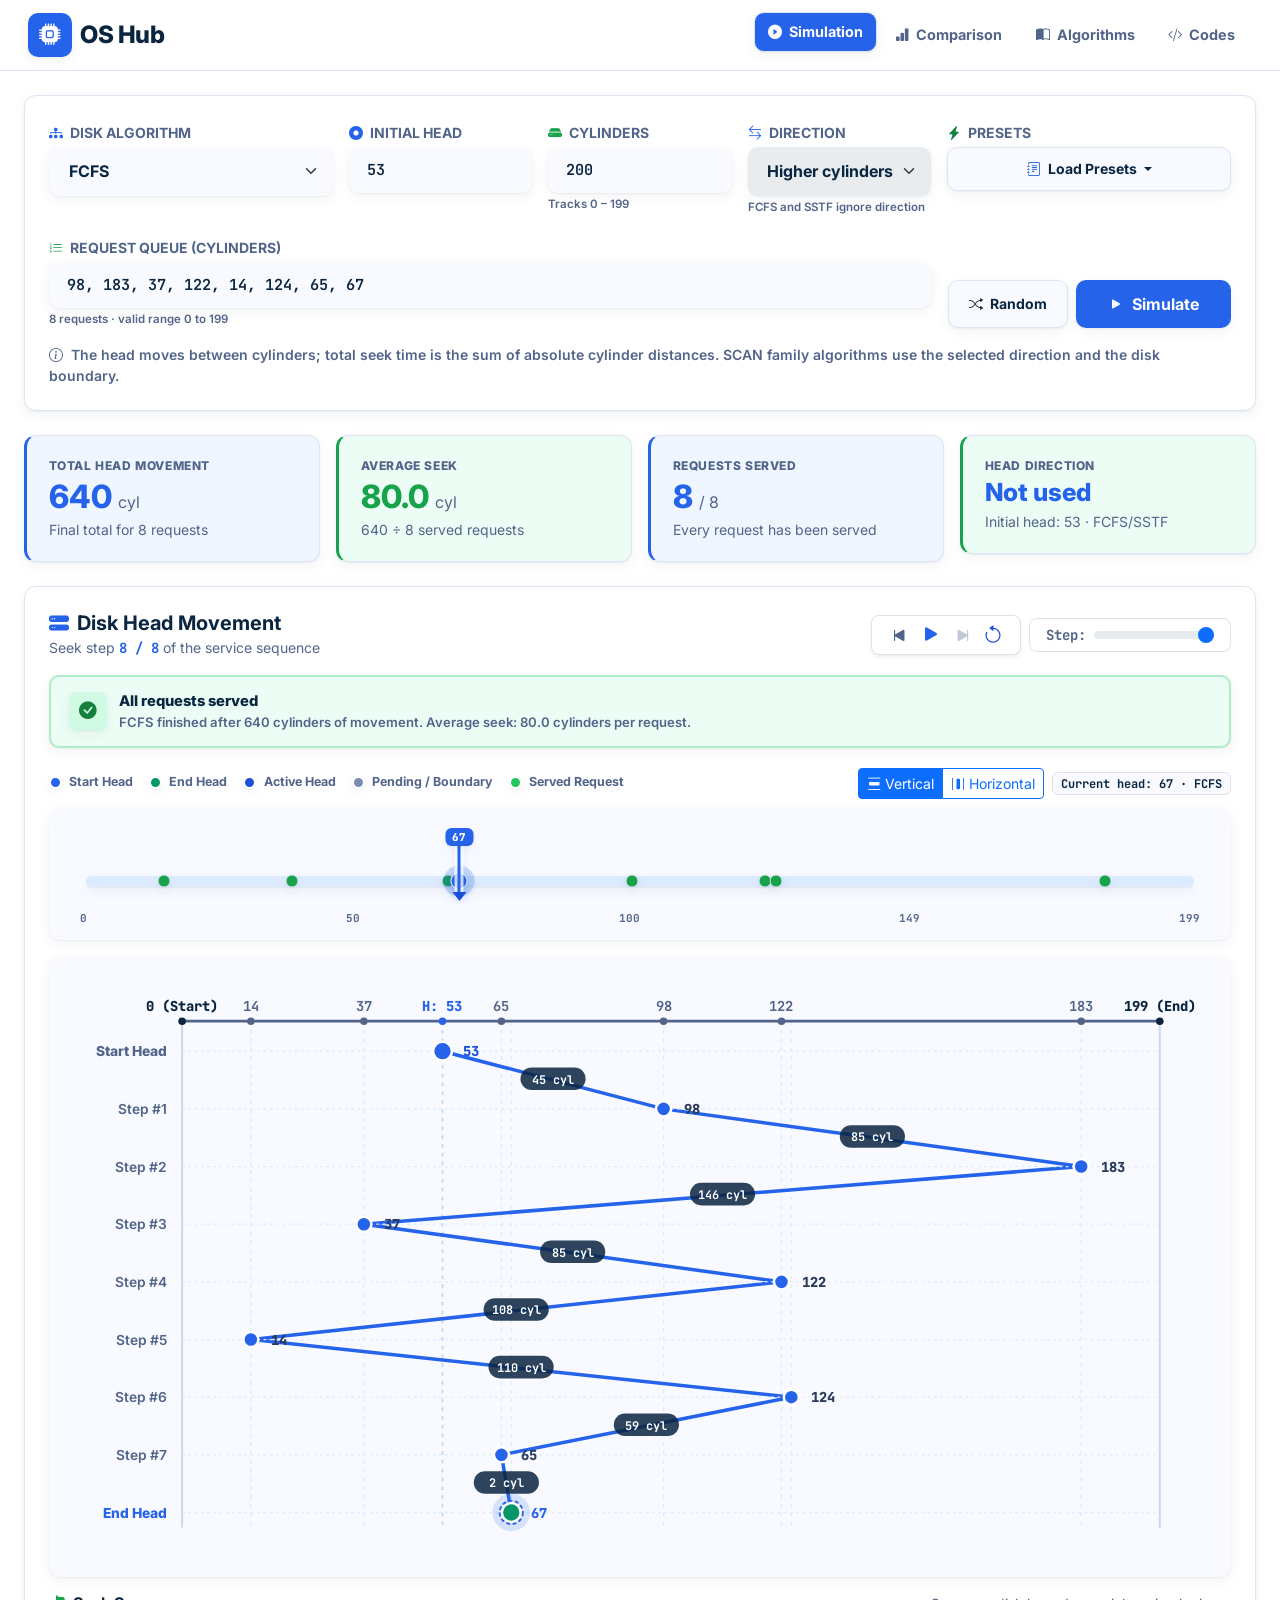
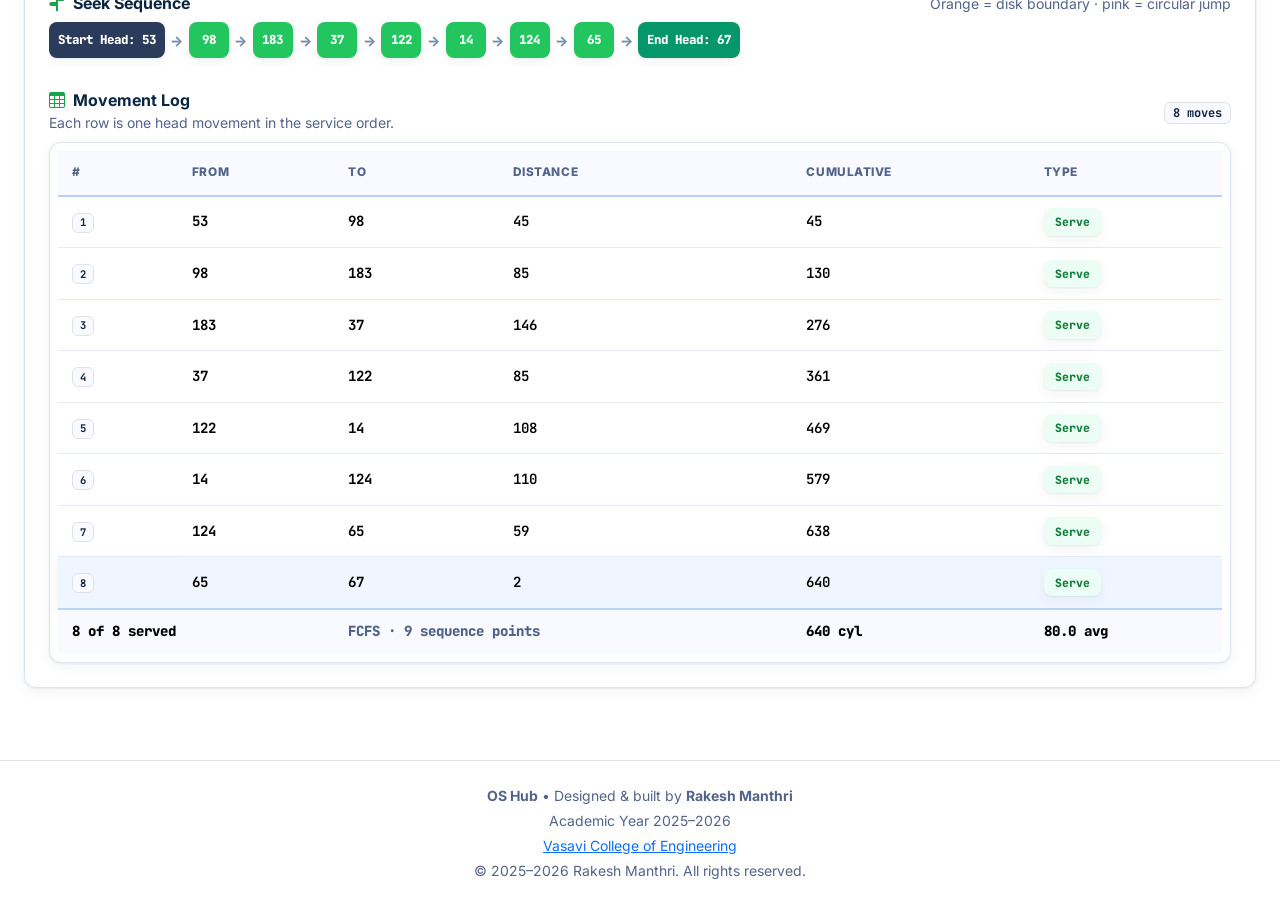
<file: disk_scheduling.html>
<!DOCTYPE html>
<html lang="en">
<head>
    <meta charset="UTF-8">
    <meta name="viewport" content="width=device-width, initial-scale=1.0">
    <title>OS EduHub - Disk Scheduling Simulator</title>

    <!-- Bootstrap 5 CSS -->
    <link href="vendor/bootstrap/bootstrap.min.css" rel="stylesheet">
    <link rel="stylesheet" href="design.css">
    <!-- Bootstrap Icons -->
    <link href="vendor/bootstrap-icons/bootstrap-icons.min.css" rel="stylesheet">
    <!-- Google Fonts -->
    <link rel="preconnect" href="https://fonts.googleapis.com">
    <link rel="preconnect" href="https://fonts.gstatic.com" crossorigin>
    <link href="https://fonts.googleapis.com/css2?family=Inter:wght@400;500;600;700;800&family=JetBrains+Mono:wght@400;500;600;700" rel="stylesheet">
    <!-- Prism.js -->
    <link href="vendor/prism/prism-tomorrow.min.css" rel="stylesheet" />
    <!-- Shared claymorphism theme -->
    <link href="simulator-theme.css" rel="stylesheet">

    <style>
        /* Disk Lane */
        .disk-lane {
            background: #F8FAFF;
            border-radius: 12px;
            padding: 1.15rem 1.2rem 0.9rem;
            box-shadow: 0 1px 2px rgba(10, 37, 64, 0.06), 0 4px 14px rgba(10, 37, 64, 0.05);
        }

        .disk-track-wrap {
            position: relative;
            height: 84px;
            margin: 0 18px;
        }

        .disk-track-line {
            position: absolute;
            left: 0;
            right: 0;
            top: 50px;
            height: 11px;
            border-radius: 999px;
            background: #DBEAFE;
            box-shadow: 0 1px 2px rgba(10, 37, 64, 0.06), 0 4px 14px rgba(10, 37, 64, 0.05);
        }

        .disk-request-dot {
            position: absolute;
            top: 55px;
            width: 15px;
            height: 15px;
            border-radius: 50%;
            transform: translate(-50%, -50%);
            border: 1px solid #DCE6F2;
            background: #2563EB;
            box-shadow: 0 1px 2px rgba(10, 37, 64, 0.06), 0 4px 14px rgba(10, 37, 64, 0.05);
            z-index: 2;
            transition: background 0.25s ease, box-shadow 0.25s ease, transform 0.25s ease;
        }

        .disk-request-dot.served {
            background: #16A34A;
            box-shadow: 0 1px 2px rgba(10, 37, 64, 0.06), 0 4px 14px rgba(10, 37, 64, 0.05);
            transform: translate(-50%, -50%) scale(0.85);
        }

        .disk-request-dot.current {
            background: #2563EB;
            box-shadow: 0 0 0 6px rgba(37, 99, 235, 0.22), 0 4px 10px rgba(37, 99, 235, 0.4);
            transform: translate(-50%, -50%) scale(1.15);
            z-index: 4;
        }

        .disk-head-marker {
            position: absolute;
            top: 14px;
            width: 3px;
            height: 54px;
            border-radius: 999px;
            background: #2563EB;
            transform: translateX(-50%);
            z-index: 5;
            box-shadow: 0 0 0 3px rgba(255, 255, 255, 0.75), 0 4px 10px rgba(37, 99, 235, 0.3);
            transition: left 0.4s cubic-bezier(0.2, 0, 0, 1);
        }

        .disk-head-marker::after {
            content: '';
            position: absolute;
            left: 50%;
            bottom: -7px;
            width: 0;
            height: 0;
            transform: translateX(-50%);
            border-left: 7px solid transparent;
            border-right: 7px solid transparent;
            border-top: 9px solid #1D4ED8;
        }

        .disk-head-label {
            position: absolute;
            top: -12px;
            left: 50%;
            transform: translateX(-50%);
            background: #2563EB;
            color: #ffffff;
            border-radius: 6px;
            padding: 1px 7px;
            font-family: var(--font-mono);
            font-size: 0.68rem;
            font-weight: 800;
            white-space: nowrap;
            box-shadow: 0 1px 2px rgba(10, 37, 64, 0.06), 0 4px 14px rgba(10, 37, 64, 0.05);
        }

        .disk-scale {
            display: flex;
            justify-content: space-between;
            margin: 0 12px;
            font-family: var(--font-mono);
            font-size: 0.68rem;
            font-weight: 700;
            color: var(--text-muted);
        }

        .disk-legend {
            display: flex;
            flex-wrap: wrap;
            gap: 1rem;
            margin-bottom: 0.2rem;
        }

        .disk-legend .legend-chip {
            font-size: 0.78rem;
        }

        .legend-dot-round {
            width: 13px;
            height: 13px;
            border-radius: 50%;
            display: inline-block;
            border: 2px solid #ffffff;
            box-shadow: 0 1px 2px rgba(10, 37, 64, 0.06), 0 4px 14px rgba(10, 37, 64, 0.05);
        }

        /* Seek Chart */
        .seek-panel {
            background: #F8FAFF;
            border-radius: 12px;
            padding: 0.9rem;
            box-shadow: 0 1px 2px rgba(10, 37, 64, 0.06), 0 4px 14px rgba(10, 37, 64, 0.05);
        }

        #seekChart {
            display: block;
            width: 100%;
            height: auto;
        }

        /* Sequence Strip */
        .sequence-scroll {
            overflow-x: auto;
            padding: 0.3rem 0 0.55rem;
        }

        .sequence-flow {
            display: flex;
            flex-wrap: nowrap;
            align-items: center;
            gap: 0.35rem;
            min-width: max-content;
        }

        .seq-chip {
            display: inline-flex;
            align-items: center;
            justify-content: center;
            min-width: 40px;
            height: 36px;
            padding: 0 0.55rem;
            border-radius: 8px;
            background: #22C55E;
            color: #ffffff;
            font-family: var(--font-mono);
            font-size: 0.78rem;
            font-weight: 800;
            box-shadow: 0 1px 2px rgba(10, 37, 64, 0.06), 0 4px 14px rgba(10, 37, 64, 0.05);
            white-space: nowrap;
        }

        .seq-chip.pending {
            background: #F8FAFF;
            color: #7A8DB0;
            border: 1px dashed #C7D6EE;
            box-shadow: 0 1px 2px rgba(10, 37, 64, 0.06), 0 4px 14px rgba(10, 37, 64, 0.05);
        }

        .seq-chip.current {
            background: #3B82F6;
            box-shadow: 0 1px 2px rgba(10, 37, 64, 0.06), 0 4px 14px rgba(10, 37, 64, 0.05);
        }

        .seq-chip.start {
            background: #2A3B5C;
            box-shadow: 0 1px 2px rgba(10, 37, 64, 0.06), 0 4px 14px rgba(10, 37, 64, 0.05);
        }

        .seq-chip.end-head {
            background: #059669;
            box-shadow: 0 1px 2px rgba(10, 37, 64, 0.06), 0 4px 14px rgba(10, 37, 64, 0.05);
        }

        .seq-chip.boundary {
            background: #3B82F6;
            box-shadow: 0 1px 2px rgba(10, 37, 64, 0.06), 0 4px 14px rgba(10, 37, 64, 0.05);
        }

        .seq-chip.jump {
            background: #3B82F6;
            box-shadow: 0 1px 2px rgba(10, 37, 64, 0.06), 0 4px 14px rgba(10, 37, 64, 0.05);
            border: 2px dashed rgba(255, 255, 255, 0.8);
        }

        .seq-arrow {
            color: #7A8DB0;
            font-size: 0.875rem;
            font-weight: 800;
        }

        .seq-arrow.jump-arrow {
            color: var(--accent-pink);
            font-size: 0.875rem;
        }

        /* Movement Table */
        .current-move-row td {
            background: #EFF6FF !important;
        }

        .current-move-row td:first-child {
            box-shadow: 0 1px 2px rgba(10, 37, 64, 0.06), 0 4px 14px rgba(10, 37, 64, 0.05);
        }

        .result-pending {
            opacity: 0.5;
        }

        /* Resource choice rows */
        .resource-summary-list {
            display: flex;
            flex-direction: column;
            gap: 0.45rem;
        }

        .resource-summary-row {
            display: flex;
            align-items: center;
            justify-content: space-between;
            gap: 0.5rem;
            background: rgba(255, 255, 255, 0.72);
            border-radius: 8px;
            padding: 0.38rem 0.55rem;
            font-size: 0.78rem;
            font-weight: 700;
            color: var(--text-muted);
        }

        .resource-summary-row strong {
            font-family: var(--font-mono);
            color: var(--text-main);
        }

        /* Comparison */
        .mini-path {
            display: block;
            width: 100%;
            height: 160px;
            background: #F8FAFF;
            border-radius: 10px;
            box-shadow: 0 1px 2px rgba(10, 37, 64, 0.06), 0 4px 14px rgba(10, 37, 64, 0.05);
        }

        .mini-path-line {
            fill: none;
            stroke: #2563EB;
            stroke-width: 2.5;
            stroke-linecap: round;
            stroke-linejoin: round;
        }

        .algo-mini-card {
            border-radius: 10px;
            background: #F8FAFF;
            border: 1px solid rgba(220, 230, 242, 0.9);
            padding: 0.7rem;
        }

        /* Algorithm icon tints */
        .disk-icon-blue { color: #2563EB; }
        .disk-icon-green { color: #16A34A; }





        @media (max-width: 767.98px) {
            .disk-track-wrap {
                margin: 0 10px;
            }
        }

        @media (max-width: 575.98px) {
            .disk-lane {
                padding: 1rem 0.75rem 0.8rem;
            }

            .disk-track-wrap {
                height: 78px;
            }

            .disk-scale {
                font-size: 0.62rem;
            }

            .seek-panel {
                padding: 0.5rem;
            }
        }
    </style>
</head>
<body>

    <!-- Navigation -->
    <nav class="navbar navbar-expand-xl glass-nav sticky-top py-2 px-3 mb-4">
        <div class="container-fluid max-w-7xl">
            <a class="navbar-brand d-flex align-items-center gap-2" href="index.html">
                <div class="brand-icon">
                    <i class="bi bi-cpu-fill"></i>
                </div>
                <div>
                    <span class="brand-text fs-4">OS Hub</span>
                </div>
            </a>

            <button class="navbar-toggler glass-nav-toggler border-0 shadow-none" type="button" data-bs-toggle="collapse" data-bs-target="#navbarContent" aria-controls="navbarContent" aria-expanded="false" aria-label="Toggle navigation">
                <i class="bi bi-list fs-2 text-primary"></i>
            </button>

            <div class="collapse navbar-collapse" id="navbarContent">
                <ul class="nav nav-pills ms-auto my-2 my-lg-0" id="mainNav" role="tablist">
                    <li class="nav-item" role="presentation">
                        <button class="nav-link active" id="tab-simulator" data-bs-toggle="pill" data-bs-target="#section-simulator" type="button" role="tab">
                            <i class="bi bi-play-circle-fill me-1"></i> Simulation
                        </button>
                    </li>
                    <li class="nav-item" role="presentation">
                        <button class="nav-link" id="tab-compare" data-bs-toggle="pill" data-bs-target="#section-compare" type="button" role="tab">
                            <i class="bi bi-bar-chart-fill me-1"></i> Comparison
                        </button>
                    </li>
                    <li class="nav-item" role="presentation">
                        <button class="nav-link" id="tab-theory" data-bs-toggle="pill" data-bs-target="#section-theory" type="button" role="tab">
                            <i class="bi bi-book-half me-1"></i> Algorithms
                        </button>
                    </li>
                    <li class="nav-item" role="presentation">
                        <button class="nav-link" id="tab-code" data-bs-toggle="pill" data-bs-target="#section-code" type="button" role="tab">
                            <i class="bi bi-code-slash me-1"></i> Codes
                        </button>
                    </li>
                </ul>
            </div>
        </div>
    </nav>

    <main class="container-fluid px-3 px-md-4 max-w-7xl pb-5 position-relative" style="z-index: 1;">
        <div class="tab-content" id="mainTabContent">

            <!-- ========================================== -->
            <!-- 1. SIMULATION                              -->
            <!-- ========================================== -->
            <div class="tab-pane fade show active" id="section-simulator" role="tabpanel">

                <div class="glass-panel controls-bar-panel p-3 p-md-4 mb-4">
                    <div class="row g-3">
                        <div class="col-12 col-md-6 col-lg-3">
                            <label class="form-label fw-bold text-muted small text-uppercase mb-1" for="algoSelect">
                                <i class="bi bi-diagram-3-fill text-primary me-1"></i> Disk Algorithm
                            </label>
                            <select class="form-select form-select-glass w-100" id="algoSelect">
                                <option value="FCFS" selected>FCFS</option>
                                <option value="SSTF">SSTF</option>
                                <option value="SCAN">SCAN</option>
                                <option value="CSCAN">C-SCAN</option>
                                <option value="LOOK">LOOK</option>
                                <option value="CLOOK">C-LOOK</option>
                            </select>
                        </div>

                        <div class="col-6 col-lg-2">
                            <label class="form-label fw-bold text-muted small text-uppercase mb-1" for="headInput">
                                <i class="bi bi-record-circle-fill text-primary me-1"></i> Initial Head
                            </label>
                            <input type="number" min="0" step="1" class="form-control form-control-glass" id="headInput" value="53">
                        </div>

                        <div class="col-6 col-lg-2">
                            <label class="form-label fw-bold text-muted small text-uppercase mb-1" for="diskSizeInput">
                                <i class="bi bi-hdd-fill text-success me-1"></i> Cylinders
                            </label>
                            <input type="number" min="10" max="9999" step="1" class="form-control form-control-glass" id="diskSizeInput" value="200">
                            <div class="input-hint" id="diskSizeHint">Tracks 0 – 199</div>
                        </div>

                        <div class="col-6 col-lg-2">
                            <label class="form-label fw-bold text-muted small text-uppercase mb-1" for="directionSelect">
                                <i class="bi bi-arrow-left-right text-primary me-1"></i> Direction
                            </label>
                            <select class="form-select form-select-glass w-100" id="directionSelect">
                                <option value="right" selected>Higher cylinders</option>
                                <option value="left">Lower cylinders</option>
                            </select>
                            <div class="input-hint" id="directionHint">Used by SCAN family</div>
                        </div>

                        <div class="col-6 col-lg-3">
                            <label class="form-label fw-bold text-muted small text-uppercase mb-1">
                                <i class="bi bi-lightning-charge-fill text-warning me-1"></i> Presets
                            </label>
                            <div class="dropdown">
                                <button class="btn btn-glass-outline btn-sm dropdown-toggle w-100" type="button" id="presetsDropdown" data-bs-toggle="dropdown" data-bs-display="static" aria-expanded="false">
                                    <i class="bi bi-journal-text text-primary me-1"></i> Load Presets
                                </button>
                                <ul class="dropdown-menu dropdown-menu-end dropdown-menu-glass border-0" aria-labelledby="presetsDropdown">
                                    <li>
                                        <button class="dropdown-item" type="button" onclick="loadPreset('classic')">
                                            <i class="bi bi-journal-text text-primary me-2"></i>Classic Textbook (FCFS)
                                        </button>
                                    </li>
                                    <li>
                                        <button class="dropdown-item" type="button" onclick="loadPreset('scan')">
                                            <i class="bi bi-arrow-left-right text-success me-2"></i>Elevator Sweep (SCAN)
                                        </button>
                                    </li>
                                    <li>
                                        <button class="dropdown-item" type="button" onclick="loadPreset('circular')">
                                            <i class="bi bi-arrow-repeat text-info me-2"></i>Circular Sweep (C-SCAN)
                                        </button>
                                    </li>
                                    <li>
                                        <button class="dropdown-item" type="button" onclick="loadPreset('edge')">
                                            <i class="bi bi-bounding-box text-warning me-2"></i>Edge Tracks (LOOK)
                                        </button>
                                    </li>
                                </ul>
                            </div>
                        </div>
                    </div>

                    <div class="row g-3 mt-1">
                        <div class="col-12 col-lg-9">
                            <label class="form-label fw-bold text-muted small text-uppercase mb-1" for="requestsInput">
                                <i class="bi bi-list-ol text-success me-1"></i> Request Queue (cylinders)
                            </label>
                            <input type="text" class="form-control form-control-glass" id="requestsInput" value="98, 183, 37, 122, 14, 124, 65, 67" placeholder="e.g. 98, 183, 37, 122, 14, 124, 65, 67">
                            <div class="input-hint" id="requestsHint">8 requests · 0 to 199</div>
                        </div>

                        <div class="col-12 col-lg-3 d-flex align-items-end">
                            <div class="d-flex flex-wrap gap-2 w-100">
                                <button class="btn btn-glass-outline btn-sm" type="button" onclick="randomizeRequests()" title="Generate random requests">
                                    <i class="bi bi-shuffle me-1"></i> Random
                                </button>
                                <button class="btn btn-glass-primary flex-grow-1" type="button" onclick="runSimulation()">
                                    <i class="bi bi-play-fill me-1"></i> Simulate
                                </button>
                            </div>
                        </div>
                    </div>

                    <div class="small text-muted fw-semibold mt-3">
                        <i class="bi bi-info-circle me-1"></i>
                        The head moves between cylinders; total seek time is the sum of absolute cylinder distances. SCAN family algorithms use the selected direction and the disk boundary.
                    </div>

                    <div id="inputError" class="input-error d-none">
                        <i class="bi bi-exclamation-triangle-fill"></i>
                        <span id="inputErrorText"></span>
                    </div>
                </div>

                <!-- KPI -->
                <div class="row g-3 mb-4">
                    <div class="col-6 col-lg-3">
                        <div class="kpi-card kpi-blue">
                            <div class="kpi-label">Total Head Movement</div>
                            <div class="kpi-value text-primary mt-1" id="kpiMovement">0 <span class="fs-6 fw-normal text-muted">cyl</span></div>
                            <small class="text-muted d-block mt-1" id="kpiMovementSub">Cumulative seek distance</small>
                        </div>
                    </div>
                    <div class="col-6 col-lg-3">
                        <div class="kpi-card kpi-green">
                            <div class="kpi-label">Average Seek</div>
                            <div class="kpi-value text-success mt-1" id="kpiAverage">0 <span class="fs-6 fw-normal text-muted">cyl</span></div>
                            <small class="text-muted d-block mt-1" id="kpiAverageSub">Per served request</small>
                        </div>
                    </div>
                    <div class="col-6 col-lg-3">
                        <div class="kpi-card kpi-blue">
                            <div class="kpi-label">Requests Served</div>
                            <div class="kpi-value mt-1" id="kpiServed" style="color: var(--accent-purple);">0 <span class="fs-6 fw-normal text-muted">/ 0</span></div>
                            <small class="text-muted d-block mt-1" id="kpiServedSub">At the current step</small>
                        </div>
                    </div>
                    <div class="col-6 col-lg-3">
                        <div class="kpi-card kpi-green">
                            <div class="kpi-label">Head Direction</div>
                            <div class="kpi-value mt-1" id="kpiDirection" style="color: var(--accent-amber); font-size: 1.55rem;">Higher</div>
                            <small class="text-muted d-block mt-1" id="kpiDirectionSub">Initial head: 53</small>
                        </div>
                    </div>
                </div>

                <!-- Visualization + Playback -->
                <div class="glass-panel p-3 p-md-4 mb-4">
                    <div class="d-flex flex-wrap align-items-center justify-content-between gap-3 mb-2">
                        <div>
                            <h5 class="fw-bold mb-0 text-dark d-flex align-items-center">
                                <i class="bi bi-hdd-stack-fill text-primary me-2"></i>Disk Head Movement
                            </h5>
                            <small class="text-muted">Seek step <strong class="text-primary font-monospace" id="stepCounterLabel">0 / 0</strong> of the service sequence</small>
                        </div>

                        <div class="d-flex flex-wrap align-items-center gap-2">
                            <div class="bg-white px-3 py-1.5 rounded-3 border d-flex align-items-center gap-2 shadow-sm">
                                <button class="btn btn-sm btn-link text-secondary p-0" id="btnStepPrev" onclick="stepSimulation('prev')" title="Previous seek" aria-label="Previous seek">
                                    <i class="bi bi-skip-start-fill fs-5"></i>
                                </button>
                                <button class="btn btn-sm btn-link text-primary p-0" id="btnPlay" onclick="togglePlay()" title="Play / Pause" aria-label="Play or pause">
                                    <i class="bi bi-play-fill fs-4" id="playIcon"></i>
                                </button>
                                <button class="btn btn-sm btn-link text-secondary p-0" id="btnStepNext" onclick="stepSimulation('next')" title="Next seek" aria-label="Next seek">
                                    <i class="bi bi-skip-end-fill fs-5"></i>
                                </button>
                                <button class="btn btn-sm btn-link text-danger p-0" id="btnReset" onclick="resetPlayback()" title="Reset playback" aria-label="Reset playback">
                                    <i class="bi bi-arrow-counterclockwise fs-5"></i>
                                </button>
                            </div>

                            <div class="d-flex align-items-center gap-2 bg-white px-3 py-1 rounded-3 border">
                                <label for="stepScrubber" class="small fw-bold text-muted mb-0 font-monospace">Step:</label>
                                <input type="range" class="form-range" id="stepScrubber" min="0" max="0" value="0" style="width: 120px;" oninput="scrubStep(this.value)">
                            </div>
                        </div>
                    </div>

                    <div class="decision-banner" id="decisionBanner">
                        <span class="banner-icon" id="decisionIcon"><i class="bi bi-info-circle-fill"></i></span>
                        <div>
                            <div class="banner-title" id="decisionTitle">Disk head is ready</div>
                            <div class="banner-text" id="decisionText">Run the simulation or step through each seek decision.</div>
                        </div>
                    </div>

                    <div class="d-flex flex-wrap align-items-center justify-content-between gap-2 mb-2">
                        <div class="disk-legend">
                            <span class="legend-chip"><span class="legend-dot-round" style="background: #2563EB;"></span>Start Head</span>
                            <span class="legend-chip"><span class="legend-dot-round" style="background: #059669;"></span>End Head</span>
                            <span class="legend-chip"><span class="legend-dot-round" style="background: #1D4ED8;"></span>Active Head</span>
                            <span class="legend-chip"><span class="legend-dot-round" style="background: #7A8DB0;"></span>Pending / Boundary</span>
                            <span class="legend-chip"><span class="legend-dot-round" style="background: #22C55E;"></span>Served Request</span>
                        </div>
                        <div class="d-flex align-items-center gap-2">
                            <div class="btn-group btn-group-sm" role="group" aria-label="Graph orientation">
                                <button type="button" class="btn btn-sm btn-outline-primary active" id="btnLayoutVertical" onclick="setChartLayout('vertical')" title="Textbook vertical layout">
                                    <i class="bi bi-distribute-vertical me-1"></i>Vertical
                                </button>
                                <button type="button" class="btn btn-sm btn-outline-primary" id="btnLayoutHorizontal" onclick="setChartLayout('horizontal')" title="Timeline horizontal layout">
                                    <i class="bi bi-distribute-horizontal me-1"></i>Horizontal
                                </button>
                            </div>
                            <span class="badge bg-light text-dark border font-monospace" id="headBadge">Current head: 53</span>
                        </div>
                    </div>

                    <div class="disk-lane mb-3">
                        <div class="disk-track-wrap" id="diskTrack">
                            <div class="disk-track-line"></div>
                            <!-- Dots and head marker generated here -->
                        </div>
                        <div class="disk-scale" id="diskScale"></div>
                    </div>

                    <div class="seek-panel mb-3">
                        <svg id="seekChart" viewBox="0 0 900 320" preserveAspectRatio="xMidYMid meet" role="img" aria-label="Seek path chart"></svg>
                    </div>

                    <div class="d-flex flex-wrap align-items-center justify-content-between gap-2 mt-3 mb-1">
                        <h6 class="fw-bold mb-0 text-dark"><i class="bi bi-signpost-split-fill text-success me-2"></i>Seek Sequence</h6>
                        <small class="text-muted">Orange = disk boundary · pink = circular jump</small>
                    </div>
                    <div class="sequence-scroll">
                        <div class="sequence-flow" id="sequenceFlow"></div>
                    </div>

                    <div class="d-flex flex-wrap align-items-center justify-content-between gap-2 mt-4 mb-2">
                        <div>
                            <h6 class="fw-bold mb-0 text-dark"><i class="bi bi-table text-success me-2"></i>Movement Log</h6>
                            <small class="text-muted">Each row is one head movement in the service order.</small>
                            <small class="text-muted d-block d-md-none mt-1"><i class="bi bi-arrows-move me-1"></i>Swipe the log sideways to see cumulative totals and movement type.</small>
                        </div>
                        <span class="badge bg-light text-dark border font-monospace" id="movesBadge">0 moves</span>
                    </div>

                    <div class="table-matrix-wrapper">
                        <table class="table table-clay align-middle mb-0" id="movesTable">
                            <thead id="movesHead"></thead>
                            <tbody id="movesBody"></tbody>
                            <tfoot id="movesFoot"></tfoot>
                        </table>
                    </div>
                </div>
            </div>

            <!-- ========================================== -->
            <!-- 2. COMPARE ALL ALGORITHMS                  -->
            <!-- ========================================== -->
            <div class="tab-pane fade" id="section-compare" role="tabpanel">
                <div class="glass-panel p-3 p-md-4 mb-4">
                    <div class="d-flex flex-wrap justify-content-between align-items-center gap-3 mb-4">
                        <div>
                            <h4 class="fw-bold mb-1 brand-text">
                                <i class="bi bi-intersect me-2"></i>FCFS vs SSTF vs SCAN vs C-SCAN vs LOOK vs C-LOOK
                            </h4>
                            <p class="text-muted mb-0">Runs every algorithm on the current request queue, initial head, disk size, and direction. The lowest total movement is highlighted in green.</p>
                        </div>
                        <button class="btn btn-glass-primary" onclick="generateComparison()">
                            <i class="bi bi-arrow-clockwise me-1"></i> Recompute Benchmark
                        </button>
                    </div>

                    <div class="row g-4 mb-4" id="comparisonCardsRow">
                        <!-- Dynamic comparison cards -->
                    </div>

                    <div class="row g-3">
                        <div class="col-12 col-lg-6">
                            <div class="glass-panel p-4 h-100">
                                <div class="d-flex align-items-center justify-content-between mb-3">
                                    <h5 class="fw-bold mb-0 text-dark">
                                        <i class="bi bi-arrows-move text-primary me-2"></i>Total Head Movement
                                    </h5>
                                    <small class="text-muted fw-bold">Lower is better</small>
                                </div>
                                <div id="chartMovement" class="d-flex flex-column gap-3">
                                    <!-- Dynamic bars -->
                                </div>
                            </div>
                        </div>

                        <div class="col-12 col-lg-6">
                            <div class="glass-panel p-4 h-100">
                                <div class="d-flex align-items-center justify-content-between mb-3">
                                    <h5 class="fw-bold mb-0 text-dark">
                                        <i class="bi bi-speedometer2 text-success me-2"></i>Average Seek per Request
                                    </h5>
                                    <small class="text-muted fw-bold">Lower is better</small>
                                </div>
                                <div id="chartAverage" class="d-flex flex-column gap-3">
                                    <!-- Dynamic bars -->
                                </div>
                            </div>
                        </div>
                    </div>

                    <div class="small text-muted fw-semibold mt-3">
                        <i class="bi bi-info-circle me-1"></i>
                        SCAN and C-SCAN include travel to the disk edge when requests remain on the other side. C-SCAN and C-LOOK include the circular return jump; LOOK and C-LOOK stop at the last request instead of the disk boundary.
                    </div>
                </div>
            </div>

            <!-- ========================================== -->
            <!-- 3. ALGORITHMS & THEORY                     -->
            <!-- ========================================== -->
            <div class="tab-pane fade" id="section-theory" role="tabpanel">
                <div class="glass-panel p-3 p-md-4 mb-4">
                    <div class="text-center mx-auto mb-5" style="max-width: 780px;">
                        <span class="badge rounded-pill bg-info-subtle text-info-emphasis px-3 py-2 fw-bold text-uppercase mb-2">Disk Scheduling</span>
                        <h2 class="fw-bold brand-text mb-3">Disk Scheduling Algorithms Guide</h2>
                        <p class="text-muted">Disk scheduling decides the order in which pending I/O requests are serviced. Moving the head fewer cylinders usually means lower seek time, so every algorithm here is judged by its total head movement.</p>
                    </div>

                    <div class="row g-4">
                        <div class="col-12 col-md-6 col-lg-4">
                            <div class="algo-card">
                                <div class="d-flex justify-content-between align-items-start mb-3">
                                    <div>
                                        <h4 class="fw-bold text-primary mb-1">FCFS</h4>
                                        <span class="badge bg-primary-subtle text-primary border border-primary-subtle">First Come, First Served</span>
                                    </div>
                                    <i class="bi bi-list-ol fs-2 disk-icon-blue"></i>
                                </div>
                                <p class="text-muted">Serve requests in the exact order they arrive. The head may sweep back and forth across the disk.</p>
                                <h6 class="fw-bold text-dark mt-3 mb-2"><i class="bi bi-check2 text-success me-1"></i>Trade-offs:</h6>
                                <ul class="text-muted small ps-3 mb-0">
                                    <li><strong>Pros:</strong> Fair, simple, and starvation-free.</li>
                                    <li><strong>Cons:</strong> Often produces very large total movement.</li>
                                </ul>
                            </div>
                        </div>

                        <div class="col-12 col-md-6 col-lg-4">
                            <div class="algo-card">
                                <div class="d-flex justify-content-between align-items-start mb-3">
                                    <div>
                                        <h4 class="fw-bold text-success mb-1">SSTF</h4>
                                        <span class="badge bg-success-subtle text-success border border-success-subtle">Shortest Seek First</span>
                                    </div>
                                    <i class="bi bi-bullseye fs-2 disk-icon-green"></i>
                                </div>
                                <p class="text-muted">Always serve the pending request closest to the current head position. This is greedy nearest-neighbour scheduling.</p>
                                <h6 class="fw-bold text-dark mt-3 mb-2"><i class="bi bi-check2 text-success me-1"></i>Trade-offs:</h6>
                                <ul class="text-muted small ps-3 mb-0">
                                    <li><strong>Pros:</strong> Usually much better than FCFS.</li>
                                    <li><strong>Cons:</strong> Can starve far-away requests; not globally optimal.</li>
                                </ul>
                            </div>
                        </div>

                        <div class="col-12 col-md-6 col-lg-4">
                            <div class="algo-card">
                                <div class="d-flex justify-content-between align-items-start mb-3">
                                    <div>
                                        <h4 class="fw-bold mb-1" style="color: var(--accent-purple);">SCAN</h4>
                                        <span class="badge bg-primary-subtle text-primary border border-primary-subtle">Elevator Algorithm</span>
                                    </div>
                                    <i class="bi bi-arrow-left-right fs-2 disk-icon-blue"></i>
                                </div>
                                <p class="text-muted">Move in one direction serving requests, reach the disk edge, then reverse and serve the remaining requests.</p>
                                <h6 class="fw-bold text-dark mt-3 mb-2"><i class="bi bi-check2 text-success me-1"></i>Trade-offs:</h6>
                                <ul class="text-muted small ps-3 mb-0">
                                    <li><strong>Pros:</strong> Bounded waiting and steady throughput.</li>
                                    <li><strong>Cons:</strong> Travel to the edge may be wasted if no request lies there.</li>
                                </ul>
                            </div>
                        </div>

                        <div class="col-12 col-md-6 col-lg-4">
                            <div class="algo-card">
                                <div class="d-flex justify-content-between align-items-start mb-3">
                                    <div>
                                        <h4 class="fw-bold mb-1" style="color: var(--accent-pink);">C-SCAN</h4>
                                        <span class="badge bg-danger-subtle text-danger border border-danger-subtle">Circular SCAN</span>
                                    </div>
                                    <i class="bi bi-arrow-repeat fs-2 disk-icon-blue"></i>
                                </div>
                                <p class="text-muted">Sweep in one direction to the disk edge, jump back to the opposite edge, and continue sweeping in the same direction.</p>
                                <h6 class="fw-bold text-dark mt-3 mb-2"><i class="bi bi-check2 text-success me-1"></i>Trade-offs:</h6>
                                <ul class="text-muted small ps-3 mb-0">
                                    <li><strong>Pros:</strong> More uniform wait times than SCAN.</li>
                                    <li><strong>Cons:</strong> The return jump adds seek distance.</li>
                                </ul>
                            </div>
                        </div>

                        <div class="col-12 col-md-6 col-lg-4">
                            <div class="algo-card">
                                <div class="d-flex justify-content-between align-items-start mb-3">
                                    <div>
                                        <h4 class="fw-bold mb-1" style="color: var(--accent-amber);">LOOK</h4>
                                        <span class="badge bg-warning-subtle text-warning-emphasis border border-warning-subtle">Look Ahead SCAN</span>
                                    </div>
                                    <i class="bi bi-search fs-2 disk-icon-blue"></i>
                                </div>
                                <p class="text-muted">Like SCAN, but reverse as soon as no more requests lie ahead instead of travelling all the way to the disk edge.</p>
                                <h6 class="fw-bold text-dark mt-3 mb-2"><i class="bi bi-check2 text-success me-1"></i>Trade-offs:</h6>
                                <ul class="text-muted small ps-3 mb-0">
                                    <li><strong>Pros:</strong> Removes unnecessary travel to empty edges.</li>
                                    <li><strong>Cons:</strong> Requests near the edge can still wait longer.</li>
                                </ul>
                            </div>
                        </div>

                        <div class="col-12 col-md-6 col-lg-4">
                            <div class="algo-card">
                                <div class="d-flex justify-content-between align-items-start mb-3">
                                    <div>
                                        <h4 class="fw-bold mb-1" style="color: var(--accent-cyan, #2563EB);">C-LOOK</h4>
                                        <span class="badge bg-info-subtle text-info-emphasis border border-info-subtle">Circular LOOK</span>
                                    </div>
                                    <i class="bi bi-arrow-90deg-right fs-2 disk-icon-blue"></i>
                                </div>
                                <p class="text-muted">Serve requests in one direction, then jump directly to the farthest request on the opposite side and continue in the same direction.</p>
                                <h6 class="fw-bold text-dark mt-3 mb-2"><i class="bi bi-check2 text-success me-1"></i>Trade-offs:</h6>
                                <ul class="text-muted small ps-3 mb-0">
                                    <li><strong>Pros:</strong> Avoids travel to empty disk edges and keeps circular fairness.</li>
                                    <li><strong>Cons:</strong> The wrap-around jump can still be expensive.</li>
                                </ul>
                            </div>
                        </div>
                    </div>

                    <div class="row g-4 mt-1">
                        <div class="col-12 col-lg-6">
                            <div class="frag-tile">
                                <h6 class="fw-bold text-dark mb-3"><i class="bi bi-calculator text-primary me-2"></i>Seek Metrics</h6>
                                <div class="d-flex flex-wrap gap-2">
                                    <span class="formula-pill"><i class="bi bi-arrows-move"></i> Seek distance = |current track − next track|</span>
                                    <span class="formula-pill"><i class="bi bi-plus-circle"></i> Total movement = Σ seek distances</span>
                                    <span class="formula-pill"><i class="bi bi-divide"></i> Average seek = Total movement ÷ requests served</span>
                                </div>
                                <p class="text-muted small mt-3 mb-0">This simulator counts the circular return jump in C-SCAN and C-LOOK, which is why those totals can exceed their non-circular counterparts.</p>
                            </div>
                        </div>

                        <div class="col-12 col-lg-6">
                            <div class="frag-tile">
                                <h6 class="fw-bold text-dark mb-3"><i class="bi bi-lightbulb-fill text-warning me-2"></i>How to Choose</h6>
                                <div class="resource-summary-list">
                                    <div class="resource-summary-row"><span>Simple &amp; fair</span><strong>FCFS</strong></div>
                                    <div class="resource-summary-row"><span>Lowest local movement</span><strong>SSTF</strong></div>
                                    <div class="resource-summary-row"><span>Bounded waiting</span><strong>SCAN / C-SCAN</strong></div>
                                    <div class="resource-summary-row"><span>No edge travel</span><strong>LOOK / C-LOOK</strong></div>
                                </div>
                            </div>
                        </div>
                    </div>
                </div>
            </div>

            <!-- ========================================== -->
            <!-- 4. C CODE                                  -->
            <!-- ========================================== -->
            <div class="tab-pane fade" id="section-code" role="tabpanel">
                <div class="glass-panel p-3 p-md-4 mb-4">
                    <div class="d-flex flex-wrap justify-content-between align-items-center gap-3 mb-3">
                        <div>
                            <h4 class="fw-bold mb-1 brand-text">
                                <i class="bi bi-code-slash me-2"></i>C Implementation Code
                            </h4>
                            <p class="text-muted mb-0">Reference implementations of all six disk scheduling algorithms.</p>
                        </div>
                        <div class="d-flex flex-wrap gap-2">
                            <select class="form-select form-select-glass form-select-sm" id="codeAlgoSelect" onchange="updateCodeDisplay()" style="min-width: 220px; width: auto;">
                                <option value="FCFS">FCFS Code</option>
                                <option value="SSTF">SSTF Code</option>
                                <option value="SCAN">SCAN Code</option>
                                <option value="CSCAN">C-SCAN Code</option>
                                <option value="LOOK">LOOK Code</option>
                                <option value="CLOOK">C-LOOK Code</option>
                            </select>
                            <button class="btn btn-glass-outline btn-sm" onclick="copyCode()">
                                <i class="bi bi-clipboard me-1"></i> Copy Code
                            </button>
                            <button class="btn btn-glass-outline btn-sm" onclick="downloadCode()">
                                <i class="bi bi-download me-1"></i> Download
                            </button>
                        </div>
                    </div>

                    <div class="code-container">
                        <div class="code-header">
                            <div class="code-dots">
                                <span style="background: #1E40AF;"></span>
                                <span style="background: #2563EB;"></span>
                                <span style="background: #22C55E;"></span>
                            </div>
                            <span class="text-light small font-monospace" id="codeFileName">disk_scheduling_fcfs.c</span>
                        </div>
                        <pre><code class="language-c" id="codeBlock">/* Disk Scheduling - FCFS */</code></pre>
                    </div>
                </div>
            </div>

        </div>
    </main>

    <script src="vendor/bootstrap/bootstrap.bundle.min.js"></script>
    <script src="vendor/prism/prism.min.js"></script>
    <script src="vendor/prism/prism-c.min.js"></script>

    <script>
        // =========================================================
        // Constants & State
        // =========================================================
        const ALGO_LABELS = {
            FCFS: 'FCFS',
            SSTF: 'SSTF',
            SCAN: 'SCAN',
            CSCAN: 'C-SCAN',
            LOOK: 'LOOK',
            CLOOK: 'C-LOOK'
        };

        const DIRECTIONAL_ALGOS = new Set(['SCAN', 'CSCAN', 'LOOK', 'CLOOK']);

        const ALGO_COLORS = {
            FCFS: '#2563EB',
            SSTF: '#16A34A',
            SCAN: '#2563EB',
            CSCAN: '#2563EB',
            LOOK: '#2563EB',
            CLOOK: '#2563EB'
        };

        const presets = {
            classic: {
                algorithm: 'FCFS',
                head: 53,
                diskSize: 200,
                direction: 'right',
                requests: '98, 183, 37, 122, 14, 124, 65, 67'
            },
            scan: {
                algorithm: 'SCAN',
                head: 53,
                diskSize: 200,
                direction: 'right',
                requests: '98, 183, 37, 122, 14, 124, 65, 67'
            },
            circular: {
                algorithm: 'CSCAN',
                head: 53,
                diskSize: 200,
                direction: 'right',
                requests: '98, 183, 37, 122, 14, 124, 65, 67'
            },
            edge: {
                algorithm: 'LOOK',
                head: 100,
                diskSize: 200,
                direction: 'right',
                requests: '0, 199, 1, 198, 50, 150, 25, 175'
            }
        };

        let simulation = null;
        let currentStep = 0;
        let playTimer = null;

        // =========================================================
        // Utilities & Validation
        // =========================================================
        function fmt(value) {
            return Number(value || 0).toLocaleString('en-US');
        }

        function sum(values) {
            return values.reduce((total, value) => total + Number(value || 0), 0);
        }

        function showInputError(message) {
            document.getElementById('inputErrorText').textContent = message;
            document.getElementById('inputError').classList.remove('d-none');
        }

        function hideInputError() {
            document.getElementById('inputError').classList.add('d-none');
        }

        function parseRequestQueue(text, diskSize) {
            const tokens = text.split(/[\s,;]+/).map(token => token.trim()).filter(Boolean);
            if (!tokens.length) {
                return { error: 'Enter at least one disk request.' };
            }

            if (tokens.length > 30) {
                return { error: 'Use at most 30 requests so the movement chart stays readable.' };
            }

            const requests = [];
            const invalid = [];

            tokens.forEach(token => {
                const value = Number(token);
                if (!Number.isInteger(value) || value < 0 || value >= diskSize) {
                    invalid.push(token);
                } else {
                    requests.push(value);
                }
            });

            if (invalid.length) {
                return { error: `Invalid request${invalid.length > 1 ? 's' : ''}: ${invalid.join(', ')}. Use whole numbers from 0 to ${diskSize - 1}.` };
            }

            return { requests };
        }

        function readInputs() {
            const algorithm = document.getElementById('algoSelect').value;
            const head = Number(document.getElementById('headInput').value);
            const diskSize = Number(document.getElementById('diskSizeInput').value);
            const direction = document.getElementById('directionSelect').value;

            if (!Number.isInteger(diskSize) || diskSize < 10 || diskSize > 9999) {
                showInputError('Cylinder count must be a whole number between 10 and 9,999.');
                return null;
            }

            if (!Number.isInteger(head) || head < 0 || head >= diskSize) {
                showInputError(`Initial head must be a whole number from 0 to ${diskSize - 1}.`);
                return null;
            }

            const parsed = parseRequestQueue(document.getElementById('requestsInput').value, diskSize);
            if (parsed.error) {
                showInputError(parsed.error);
                return null;
            }

            hideInputError();

            return {
                algorithm,
                head,
                diskSize,
                direction,
                requests: parsed.requests
            };
        }

        function updateHints() {
            const diskSize = Math.max(10, Math.floor(Number(document.getElementById('diskSizeInput').value) || 200));
            document.getElementById('diskSizeHint').textContent = `Tracks 0 – ${fmt(diskSize - 1)}`;

            const tokens = document.getElementById('requestsInput').value.split(/[\s,;]+/).filter(Boolean);
            document.getElementById('requestsHint').textContent = tokens.length
                ? `${tokens.length} request${tokens.length === 1 ? '' : 's'} · valid range 0 to ${fmt(diskSize - 1)}`
                : 'Enter positive cylinder numbers separated by commas.';

            const directional = DIRECTIONAL_ALGOS.has(document.getElementById('algoSelect').value);
            document.getElementById('directionHint').textContent = directional
                ? 'Used by this algorithm'
                : 'FCFS and SSTF ignore direction';
        }

        function updateDirectionUI() {
            const directional = DIRECTIONAL_ALGOS.has(document.getElementById('algoSelect').value);
            document.getElementById('directionSelect').disabled = !directional;
            updateHints();
        }

        // =========================================================
        // Disk Scheduling Engine
        // =========================================================
        function simulateDisk({ algorithm, head, diskSize, direction, requests }) {
            const points = [{ cyl: head, kind: 'start', jump: false }];
            const add = (cyl, kind = 'request', jump = false) => {
                points.push({ cyl, kind, jump });
            };
            const lastCylinder = () => points[points.length - 1].cyl;
            const sortedAscending = [...requests].sort((a, b) => a - b);
            const sortedDescending = [...requests].sort((a, b) => b - a);

            if (algorithm === 'FCFS') {
                requests.forEach(cylinder => add(cylinder, 'request'));

            } else if (algorithm === 'SSTF') {
                const pending = requests.map((cylinder, index) => ({ cylinder, index }));

                while (pending.length) {
                    let bestIndex = 0;
                    let bestDistance = Number.POSITIVE_INFINITY;

                    for (let index = 0; index < pending.length; index++) {
                        const distance = Math.abs(pending[index].cylinder - lastCylinder());
                        if (distance < bestDistance
                            || (distance === bestDistance && pending[index].cylinder < pending[bestIndex].cylinder)) {
                            bestDistance = distance;
                            bestIndex = index;
                        }
                    }

                    const chosen = pending.splice(bestIndex, 1)[0];
                    add(chosen.cylinder, 'request');
                }

            } else if (algorithm === 'SCAN') {
                if (direction === 'right') {
                    const ahead = sortedAscending.filter(cylinder => cylinder >= head);
                    const behind = sortedAscending.filter(cylinder => cylinder < head).sort((a, b) => b - a);

                    ahead.forEach(cylinder => add(cylinder, 'request'));

                    if (behind.length) {
                        if (lastCylinder() < diskSize - 1) add(diskSize - 1, 'boundary');
                        behind.forEach(cylinder => add(cylinder, 'request'));
                    }
                } else {
                    const behind = sortedAscending.filter(cylinder => cylinder <= head).sort((a, b) => b - a);
                    const ahead = sortedAscending.filter(cylinder => cylinder > head);

                    behind.forEach(cylinder => add(cylinder, 'request'));

                    if (ahead.length) {
                        if (lastCylinder() > 0) add(0, 'boundary');
                        ahead.forEach(cylinder => add(cylinder, 'request'));
                    }
                }

            } else if (algorithm === 'CSCAN') {
                if (direction === 'right') {
                    const ahead = sortedAscending.filter(cylinder => cylinder >= head);
                    const behind = sortedAscending.filter(cylinder => cylinder < head);

                    ahead.forEach(cylinder => add(cylinder, 'request'));

                    if (behind.length) {
                        if (lastCylinder() !== diskSize - 1) add(diskSize - 1, 'boundary');

                        if (behind[0] === 0) {
                            add(0, 'request', true);
                            behind.shift();
                        } else {
                            add(0, 'jump', true);
                        }

                        behind.forEach(cylinder => add(cylinder, 'request'));
                    }
                } else {
                    const behind = sortedAscending.filter(cylinder => cylinder <= head).sort((a, b) => b - a);
                    const ahead = sortedAscending.filter(cylinder => cylinder > head).sort((a, b) => b - a);

                    behind.forEach(cylinder => add(cylinder, 'request'));

                    if (ahead.length) {
                        if (lastCylinder() !== 0) add(0, 'boundary');

                        if (ahead[0] === diskSize - 1) {
                            add(diskSize - 1, 'request', true);
                            ahead.shift();
                        } else {
                            add(diskSize - 1, 'jump', true);
                        }

                        ahead.forEach(cylinder => add(cylinder, 'request'));
                    }
                }

            } else if (algorithm === 'LOOK') {
                if (direction === 'right') {
                    const ahead = sortedAscending.filter(cylinder => cylinder >= head);
                    const behind = sortedAscending.filter(cylinder => cylinder < head).sort((a, b) => b - a);
                    ahead.forEach(cylinder => add(cylinder, 'request'));
                    behind.forEach(cylinder => add(cylinder, 'request'));
                } else {
                    const behind = sortedAscending.filter(cylinder => cylinder <= head).sort((a, b) => b - a);
                    const ahead = sortedAscending.filter(cylinder => cylinder > head);
                    behind.forEach(cylinder => add(cylinder, 'request'));
                    ahead.forEach(cylinder => add(cylinder, 'request'));
                }

            } else if (algorithm === 'CLOOK') {
                if (direction === 'right') {
                    const ahead = sortedAscending.filter(cylinder => cylinder >= head);
                    const behind = sortedAscending.filter(cylinder => cylinder < head);

                    ahead.forEach(cylinder => add(cylinder, 'request'));

                    if (behind.length) {
                        add(behind[0], 'request', true);
                        behind.shift();
                        behind.forEach(cylinder => add(cylinder, 'request'));
                    }
                } else {
                    const behind = sortedAscending.filter(cylinder => cylinder <= head).sort((a, b) => b - a);
                    const ahead = sortedAscending.filter(cylinder => cylinder > head);

                    behind.forEach(cylinder => add(cylinder, 'request'));

                    if (ahead.length) {
                        const target = ahead[ahead.length - 1];
                        add(target, 'request', true);
                        ahead.pop();
                        ahead.sort((a, b) => b - a).forEach(cylinder => add(cylinder, 'request'));
                    }
                }
            }

            const moves = [];
            let cumulative = 0;

            for (let index = 1; index < points.length; index++) {
                const from = points[index - 1].cyl;
                const to = points[index].cyl;
                const distance = Math.abs(to - from);
                cumulative += distance;

                moves.push({
                    index: index - 1,
                    from,
                    to,
                    distance,
                    cumulative,
                    kind: points[index].kind,
                    jump: points[index].jump
                });
            }

            return {
                algorithm,
                head,
                diskSize,
                direction,
                requests: [...requests],
                points,
                moves,
                total: cumulative
            };
        }

        function runSimulation() {
            const inputs = readInputs();
            if (!inputs) return;

            stopPlayback();
            updateHints();
            simulation = simulateDisk(inputs);
            currentStep = simulation.moves.length;

            renderAll();
            generateComparison();
        }

        // =========================================================
        // Rendering
        // =========================================================
        function renderAll() {
            if (!simulation) return;

            renderKPIs();
            renderDiskLane();
            renderSeekChart();
            renderSequence();
            renderMovesTable();
            renderDecision();
            renderPlayback();
        }

        function currentServedCount() {
            return simulation.points
                .slice(1, currentStep + 1)
                .filter(point => point.kind === 'request')
                .length;
        }

        function currentMovement() {
            return currentStep > 0 ? simulation.moves[currentStep - 1].cumulative : 0;
        }

        function renderKPIs() {
            const movement = currentMovement();
            const served = currentServedCount();
            const average = served > 0 ? movement / served : 0;
            const directional = DIRECTIONAL_ALGOS.has(simulation.algorithm);

            document.getElementById('kpiMovement').innerHTML =
                `${fmt(movement)} <span class="fs-6 fw-normal text-muted">cyl</span>`;
            document.getElementById('kpiMovementSub').textContent = currentStep === simulation.moves.length
                ? `Final total for ${simulation.requests.length} requests`
                : `Cumulative after ${served} served request${served === 1 ? '' : 's'}`;

            document.getElementById('kpiAverage').innerHTML =
                `${average.toFixed(1)} <span class="fs-6 fw-normal text-muted">cyl</span>`;
            document.getElementById('kpiAverageSub').textContent = served > 0
                ? `${fmt(movement)} ÷ ${served} served request${served === 1 ? '' : 's'}`
                : 'No requests served yet';

            document.getElementById('kpiServed').innerHTML =
                `${served} <span class="fs-6 fw-normal text-muted">/ ${simulation.requests.length}</span>`;
            document.getElementById('kpiServedSub').textContent = served === simulation.requests.length
                ? 'Every request has been served'
                : `${simulation.requests.length - served} request${simulation.requests.length - served === 1 ? '' : 's'} remaining`;

            document.getElementById('kpiDirection').textContent = directional
                ? (simulation.direction === 'right' ? 'Higher' : 'Lower')
                : 'Not used';
            document.getElementById('kpiDirectionSub').textContent = directional
                ? `Initial head: ${fmt(simulation.head)} · ${ALGO_LABELS[simulation.algorithm]}`
                : `Initial head: ${fmt(simulation.head)} · FCFS/SSTF`;
        }

        function renderDiskLane() {
            const track = document.getElementById('diskTrack');
            const maxCylinder = simulation.diskSize - 1;
            const uniqueRequests = [...new Set(simulation.requests)].sort((a, b) => a - b);
            const servedSet = new Set(
                simulation.points
                    .slice(1, currentStep + 1)
                    .filter(point => point.kind === 'request')
                    .map(point => point.cyl)
            );
            const currentPoint = simulation.points[currentStep];
            const currentRequest = currentPoint && currentPoint.kind === 'request' ? currentPoint.cyl : null;
            const percent = cylinder => maxCylinder > 0 ? (cylinder / maxCylinder) * 100 : 0;

            const dots = uniqueRequests.map(cylinder => {
                const isServed = servedSet.has(cylinder);
                const isCurrent = currentRequest === cylinder;
                const className = `disk-request-dot${isServed ? ' served' : ''}${isCurrent ? ' current' : ''}`;
                return `<span class="${className}" style="left: ${percent(cylinder)}%;" title="Cylinder ${cylinder}${isServed ? ' · served' : ' · pending'}"></span>`;
            }).join('');

            const head = currentPoint ? currentPoint.cyl : simulation.head;
            track.innerHTML = `
                <div class="disk-track-line"></div>
                ${dots}
                <span class="disk-head-marker" style="left: ${percent(head)}%;">
                    <span class="disk-head-label">${fmt(head)}</span>
                </span>
            `;

            document.getElementById('diskScale').innerHTML = [0, 0.25, 0.5, 0.75, 1]
                .map(fraction => `<span>${fmt(Math.round(maxCylinder * fraction))}</span>`)
                .join('');

            document.getElementById('headBadge').textContent = `Current head: ${fmt(head)} · ${ALGO_LABELS[simulation.algorithm]}`;
        }

        let chartLayout = 'vertical';

        function setChartLayout(layout) {
            chartLayout = layout;
            const btnV = document.getElementById('btnLayoutVertical');
            const btnH = document.getElementById('btnLayoutHorizontal');
            if (btnV && btnH) {
                if (layout === 'vertical') {
                    btnV.classList.add('active');
                    btnH.classList.remove('active');
                } else {
                    btnH.classList.add('active');
                    btnV.classList.remove('active');
                }
            }
            renderSeekChart();
        }

        function renderSeekChart() {
            const svg = document.getElementById('seekChart');
            const maxCylinder = simulation.diskSize - 1;
            const points = simulation.points;
            const parts = [];

            if (chartLayout === 'vertical') {
                // Classic OS textbook vertical seek graph
                // Horizontal axis: cylinders (0 on left to maxCylinder on right)
                // Vertical axis: step progression downwards (top to bottom)
                const width = 920;
                const padLeft = 95;
                const padRight = 45;
                const padTop = 64;
                const padBottom = 40;
                const trackWidth = width - padLeft - padRight;
                const rowHeight = points.length <= 10 ? 46 : (points.length <= 18 ? 40 : 34);
                const height = padTop + (points.length - 1) * rowHeight + padBottom;

                svg.setAttribute('viewBox', `0 0 ${width} ${height}`);
                parts.push(`<rect x="0" y="0" width="${width}" height="${height}" fill="transparent"></rect>`);

                const xFor = cyl => padLeft + (maxCylinder > 0 ? (cyl / maxCylinder) : 0) * trackWidth;
                const yFor = index => padTop + index * rowHeight;

                // Key cylinders for top ruler & vertical guide gridlines
                const keyCylinders = [...new Set([0, points[0].cyl, ...points.map(p => p.cyl), maxCylinder])].sort((a, b) => a - b);

                // Draw vertical gridlines extending from top ruler to bottom
                keyCylinders.forEach(cyl => {
                    const x = xFor(cyl);
                    const isBoundary = cyl === 0 || cyl === maxCylinder;
                    const isStart = cyl === points[0].cyl;
                    const strokeColor = isBoundary ? '#C7D6EE' : (isStart ? '#BFDBFE' : '#DBEAFE');
                    const strokeWidth = isBoundary || isStart ? 1.5 : 1;
                    const strokeDash = isBoundary ? 'none' : '3 4';

                    parts.push(`<line x1="${x}" y1="${padTop - 24}" x2="${x}" y2="${height - padBottom + 12}" stroke="${strokeColor}" stroke-width="${strokeWidth}" stroke-dasharray="${strokeDash}"></line>`);
                });

                // Top horizontal ruler bar
                parts.push(`<line x1="${padLeft}" y1="${padTop - 24}" x2="${width - padRight}" y2="${padTop - 24}" stroke="#52648A" stroke-width="2.2" stroke-linecap="round"></line>`);

                // Top axis labels (skip labels that would collide with the previous one)
                let lastLabelX = null;
                keyCylinders.forEach(cyl => {
                    const x = xFor(cyl);
                    if (lastLabelX !== null && x - lastLabelX < 34) return;
                    lastLabelX = x;
                    const isBoundary = cyl === 0 || cyl === maxCylinder;
                    const isStart = cyl === points[0].cyl;

                    let label = String(cyl);
                    let badgeColor = '#52648A';
                    let weight = '700';
                    let fontSize = '11';

                    if (cyl === 0) {
                        label = '0 (Start)';
                        badgeColor = '#0A2540';
                        weight = '800';
                    } else if (cyl === maxCylinder) {
                        label = `${maxCylinder} (End)`;
                        badgeColor = '#0A2540';
                        weight = '800';
                    } else if (isStart) {
                        label = `H: ${cyl}`;
                        badgeColor = '#2563EB';
                        weight = '800';
                    }

                    parts.push(`<circle cx="${x}" cy="${padTop - 24}" r="3" fill="${badgeColor}"></circle>`);
                    parts.push(`<text x="${x}" y="${padTop - 32}" text-anchor="middle" font-family="JetBrains Mono, monospace" font-size="${fontSize}" font-weight="${weight}" fill="${badgeColor}">${label}</text>`);
                });

                // Draw seek lines (zig-zags progressing downwards)
                for (let index = 1; index < points.length; index++) {
                    const visited = index <= currentStep;
                    const jump = points[index].jump;
                    const isBoundary = points[index].kind === 'boundary';

                    const x1 = xFor(points[index - 1].cyl);
                    const y1 = yFor(index - 1);
                    const x2 = xFor(points[index].cyl);
                    const y2 = yFor(index);

                    let stroke = '#C7D6EE';
                    let strokeWidth = 1.6;
                    let strokeDash = '3 4';
                    let opacity = '0.55';

                    if (visited) {
                        opacity = '1';
                        if (jump) {
                            stroke = '#2563EB';
                            strokeWidth = 2.4;
                            strokeDash = '6 4';
                        } else if (isBoundary) {
                            stroke = '#16A34A';
                            strokeWidth = 2.6;
                            strokeDash = 'none';
                        } else {
                            stroke = '#2563EB';
                            strokeWidth = 2.8;
                            strokeDash = 'none';
                        }
                    }

                    parts.push(`<line x1="${x1}" y1="${y1}" x2="${x2}" y2="${y2}" stroke="${stroke}" stroke-width="${strokeWidth}" stroke-linecap="round" stroke-dasharray="${strokeDash}" opacity="${opacity}"></line>`);

                    // Seek distance pill along line
                    if (visited) {
                        const midX = (x1 + x2) / 2;
                        const midY = (y1 + y2) / 2;
                        const dist = Math.abs(points[index].cyl - points[index - 1].cyl);
                        const distText = jump ? `Jump ${dist}` : `${dist} cyl`;
                        const badgeBg = jump ? 'rgba(37, 99, 235, 0.92)' : (isBoundary ? 'rgba(22, 163, 74, 0.92)' : 'rgba(10, 37, 64, 0.85)');

                        parts.push(`
                            <g transform="translate(${midX}, ${midY})">
                                <rect x="-26" y="-10" width="52" height="18" rx="9" fill="${badgeBg}"></rect>
                                <text x="0" y="3" text-anchor="middle" font-family="JetBrains Mono, monospace" font-size="9.5" font-weight="700" fill="#ffffff">${distText}</text>
                            </g>
                        `);
                    }
                }

                // Row guidelines & nodes
                points.forEach((point, index) => {
                    const x = xFor(point.cyl);
                    const y = yFor(index);
                    const visited = index <= currentStep;
                    const isCurrent = index === currentStep;
                    const isStart = index === 0;
                    const isEnd = index === points.length - 1;
                    const jump = point.jump;
                    const isBoundary = point.kind === 'boundary';

                    // Row horizontal guide line & left step label
                    const rowLabel = isStart ? 'Start Head' : (isEnd ? 'End Head' : `Step #${index}`);
                    const rowLabelColor = isCurrent ? '#2563EB' : (visited ? '#52648A' : '#7A8DB0');
                    const rowLabelWeight = isStart || isEnd || isCurrent ? '800' : '600';

                    parts.push(`<line x1="${padLeft}" y1="${y}" x2="${width - padRight}" y2="${y}" stroke="#DBEAFE" stroke-width="1" stroke-dasharray="2 3"></line>`);
                    parts.push(`<text x="${padLeft - 12}" y="${y + 4}" text-anchor="end" font-family="Inter, sans-serif" font-size="11" font-weight="${rowLabelWeight}" fill="${rowLabelColor}">${rowLabel}</text>`);

                    // Node styling
                    let nodeFill = '#ffffff';
                    let nodeStroke = '#C7D6EE';
                    let nodeRadius = 5;

                    if (isStart) {
                        nodeFill = '#2563EB';
                        nodeStroke = '#ffffff';
                        nodeRadius = 7.5;
                    } else if (isEnd && visited) {
                        nodeFill = '#059669';
                        nodeStroke = '#ffffff';
                        nodeRadius = 7.5;
                    } else if (visited) {
                        if (jump) {
                            nodeFill = '#1D4ED8';
                            nodeStroke = '#ffffff';
                            nodeRadius = 6.5;
                        } else if (isBoundary) {
                            nodeFill = '#16A34A';
                            nodeStroke = '#ffffff';
                            nodeRadius = 6.5;
                        } else {
                            nodeFill = '#2563EB';
                            nodeStroke = '#ffffff';
                            nodeRadius = 6;
                        }
                    }

                    // Active head halo (follows the head as it steps)
                    if (isCurrent) {
                        parts.push(`<circle cx="${x}" cy="${y}" r="15" fill="rgba(37, 99, 235, 0.16)"></circle>`);
                        parts.push(`<circle cx="${x}" cy="${y}" r="9" fill="none" stroke="#2563EB" stroke-width="2" stroke-dasharray="3 2"></circle>`);
                    }

                    parts.push(`<circle cx="${x}" cy="${y}" r="${nodeRadius}" fill="${nodeFill}" stroke="${nodeStroke}" stroke-width="2"><title>${rowLabel}: Cylinder ${point.cyl}</title></circle>`);

                    // Cylinder number badge beside node
                    const cylLabel = String(point.cyl);
                    const tagX = x + (x > width - padRight - 50 ? -16 : 16);
                    const tagAnchor = x > width - padRight - 50 ? 'end' : 'start';
                    const tagFill = isCurrent ? '#2563EB' : (isStart ? '#1D4ED8' : (isEnd && visited ? '#15803D' : '#2A3B5C'));

                    parts.push(`<text x="${tagX}" y="${y + 4}" text-anchor="${tagAnchor}" font-family="JetBrains Mono, monospace" font-size="11" font-weight="800" fill="${tagFill}">${cylLabel}</text>`);
                });

            } else {
                // Horizontal timeline seek chart
                const width = 900;
                const height = 320;
                const padLeft = 62;
                const padRight = 24;
                const padTop = 22;
                const padBottom = 46;

                svg.setAttribute('viewBox', `0 0 ${width} ${height}`);
                parts.push(`<rect x="0" y="0" width="${width}" height="${height}" fill="transparent"></rect>`);

                const xFor = index => points.length <= 1
                    ? padLeft
                    : padLeft + (index / (points.length - 1)) * (width - padLeft - padRight);
                const yFor = cylinder => padTop + (1 - cylinder / maxCylinder) * (height - padTop - padBottom);

                [0, 0.25, 0.5, 0.75, 1].forEach(fraction => {
                    const value = Math.round(maxCylinder * fraction);
                    const y = yFor(value);
                    parts.push(`<line x1="${padLeft}" y1="${y}" x2="${width - padRight}" y2="${y}" stroke="#DBEAFE" stroke-width="1.2" stroke-dasharray="4 5"></line>`);
                    parts.push(`<text x="${padLeft - 12}" y="${y + 4}" text-anchor="end" font-family="JetBrains Mono, monospace" font-size="11" font-weight="700" fill="#7A8DB0">${value}</text>`);
                });

                if (points.length <= 13) {
                    points.forEach((point, index) => {
                        const x = xFor(index);
                        const lbl = index === 0 ? 'Start' : (index === points.length - 1 ? 'End' : index);
                        parts.push(`<text x="${x}" y="${height - 18}" text-anchor="middle" font-family="JetBrains Mono, monospace" font-size="10" font-weight="700" fill="#7A8DB0">${lbl}</text>`);
                    });
                } else {
                    parts.push(`<text x="${(padLeft + width - padRight) / 2}" y="${height - 16}" text-anchor="middle" font-family="Inter, sans-serif" font-size="11" font-weight="700" fill="#7A8DB0">Service order \u2192</text>`);
                }

                for (let index = 1; index < points.length; index++) {
                    const visited = index <= currentStep;
                    const jump = points[index].jump;
                    const x1 = xFor(index - 1);
                    const y1 = yFor(points[index - 1].cyl);
                    const x2 = xFor(index);
                    const y2 = yFor(points[index].cyl);
                    const color = visited ? '#2563EB' : '#C7D6EE';
                    const lineWidth = visited ? (jump ? 2.4 : 2.8) : 1.5;
                    const dash = jump ? '6 5' : (visited ? '' : '3 6');
                    const opacity = visited ? '1' : '0.55';
                    parts.push(`<line x1="${x1}" y1="${y1}" x2="${x2}" y2="${y2}" stroke="${color}" stroke-width="${lineWidth}" stroke-linecap="round" stroke-dasharray="${dash}" opacity="${opacity}"></line>`);
                }

                points.forEach((point, index) => {
                    const visited = index <= currentStep;
                    const isCurrent = index === currentStep;
                    const x = xFor(index);
                    const y = yFor(point.cyl);
                    const jump = point.jump;
                    const isStart = index === 0;
                    const isEnd = index === points.length - 1;
                    const fill = isStart ? '#2563EB' : (isEnd && visited ? '#059669' : (visited ? '#2563EB' : '#ffffff'));
                    const stroke = isStart || visited ? (isEnd && visited ? '#059669' : '#2563EB') : '#C7D6EE';
                    const radius = isCurrent ? 6 : (isStart || isEnd ? 5.5 : 4);

                    if (isCurrent) {
                        parts.push(`<circle cx="${x}" cy="${y}" r="13" fill="rgba(37, 99, 235, 0.16)"></circle>`);
                    }

                    parts.push(`<circle cx="${x}" cy="${y}" r="${radius}" fill="${fill}" stroke="${stroke}" stroke-width="2"><title>Cylinder ${point.cyl}${isStart ? ' (initial head)' : (isEnd ? ' (end head)' : '')}</title></circle>`);

                    if (isStart || isCurrent || isEnd) {
                        const label = isStart ? `Start: ${point.cyl}` : (isEnd ? `End: ${point.cyl}` : `${point.cyl}`);
                        const labelY = Math.max(16, y - 14);
                        parts.push(`<text x="${x}" y="${labelY}" text-anchor="middle" font-family="JetBrains Mono, monospace" font-size="11" font-weight="800" fill="#2A3B5C">${label}</text>`);
                    }
                });
            }

            svg.innerHTML = parts.join('');
        }

        function renderSequence() {
            const chips = [];
            const lastIndex = simulation.points.length - 1;

            simulation.points.forEach((point, index) => {
                if (index > 0) {
                    const jump = point.jump;
                    chips.push(`<span class="seq-arrow ${jump ? 'jump-arrow' : ''}">${jump ? '⇢' : '→'}</span>`);
                }

                let className = 'seq-chip';
                let label = String(point.cyl);

                if (point.kind === 'start') {
                    className += ' start';
                    label = `Start Head: ${point.cyl}`;
                } else if (index === lastIndex) {
                    className += ' end-head';
                    label = `End Head: ${point.cyl}`;
                } else if (point.kind === 'boundary') {
                    className += ' boundary';
                } else if (point.jump) {
                    className += ' jump';
                }

                if (index > currentStep) {
                    className += ' pending';
                } else if (index === currentStep) {
                    className += ' current';
                }

                const title = point.kind === 'start'
                    ? 'Initial head'
                    : (index === lastIndex
                        ? 'End head'
                        : (point.kind === 'boundary'
                            ? 'Disk boundary'
                            : (point.jump ? 'Circular jump' : 'Serve request')));

                chips.push(`<span class="${className}" title="${title}">${label}</span>`);
            });

            document.getElementById('sequenceFlow').innerHTML = chips.join('');
        }

        function renderMovesTable() {
            document.getElementById('movesHead').innerHTML = `
                <tr>
                    <th>#</th>
                    <th>From</th>
                    <th>To</th>
                    <th>Distance</th>
                    <th>Cumulative</th>
                    <th>Type</th>
                </tr>
            `;

            const rows = [];

            simulation.moves.forEach((move, index) => {
                const isCurrent = index === currentStep - 1;
                const isPending = index >= currentStep;
                let type = '<span class="status-badge-alloc">Serve</span>';

                if (move.jump) {
                    type = '<span class="status-badge-fail">Jump</span>';
                } else if (move.kind === 'boundary') {
                    type = '<span class="status-badge-pending">Boundary</span>';
                }

                rows.push(`
                    <tr class="${isCurrent ? 'current-move-row' : ''} ${isPending ? 'result-pending' : ''}">
                        <td><span class="badge bg-light text-dark border font-monospace">${index + 1}</span></td>
                        <td class="font-monospace fw-bold">${fmt(move.from)}</td>
                        <td class="font-monospace fw-bold">${fmt(move.to)}</td>
                        <td class="font-monospace">${fmt(move.distance)}</td>
                        <td class="font-monospace">${fmt(move.cumulative)}</td>
                        <td>${type}</td>
                    </tr>
                `);
            });

            document.getElementById('movesBody').innerHTML = rows.join('');

            const served = currentServedCount();
            const movement = currentMovement();
            document.getElementById('movesFoot').innerHTML = `
                <tr>
                    <td colspan="2">${served} of ${simulation.requests.length} served</td>
                    <td colspan="2" class="text-muted">${ALGO_LABELS[simulation.algorithm]} · ${simulation.points.length} sequence points</td>
                    <td class="font-monospace">${fmt(movement)} cyl</td>
                    <td>${served > 0 ? (movement / served).toFixed(1) : '0.0'} avg</td>
                </tr>
            `;

            document.getElementById('movesBadge').textContent = `${simulation.moves.length} moves`;
        }

        function renderDecision() {
            const banner = document.getElementById('decisionBanner');
            const icon = document.getElementById('decisionIcon');
            const title = document.getElementById('decisionTitle');
            const text = document.getElementById('decisionText');
            banner.classList.remove('is-success', 'is-failure');

            if (currentStep === 0) {
                icon.innerHTML = '<i class="bi bi-info-circle-fill"></i>';
                title.textContent = `Head starts at cylinder ${fmt(simulation.head)}`;
                text.textContent = `${ALGO_LABELS[simulation.algorithm]} has ${simulation.requests.length} request${simulation.requests.length === 1 ? '' : 's'} queued. ${DIRECTIONAL_ALGOS.has(simulation.algorithm) ? `Scanning towards ${simulation.direction === 'right' ? 'higher' : 'lower'} cylinders.` : 'Requests will be served using this algorithm\'s ordering rule.'}`;
                return;
            }

            const move = simulation.moves[currentStep - 1];
            const served = currentServedCount();
            const final = currentStep === simulation.moves.length;

            if (final && served === simulation.requests.length) {
                banner.classList.add('is-success');
                icon.innerHTML = '<i class="bi bi-check-circle-fill"></i>';
                title.textContent = 'All requests served';
                text.textContent = `${ALGO_LABELS[simulation.algorithm]} finished after ${fmt(simulation.total)} cylinders of movement. Average seek: ${(simulation.total / simulation.requests.length).toFixed(1)} cylinders per request.`;
                return;
            }

            if (move.jump) {
                icon.innerHTML = '<i class="bi bi-arrow-repeat"></i>';
                title.textContent = `Circular jump ${fmt(move.from)} → ${fmt(move.to)}`;
                text.textContent = `${ALGO_LABELS[simulation.algorithm]} wraps around the disk for ${fmt(move.distance)} cylinders. Cumulative movement: ${fmt(move.cumulative)} cylinders.`;
                return;
            }

            if (move.kind === 'boundary') {
                icon.innerHTML = '<i class="bi bi-signpost-split-fill"></i>';
                title.textContent = `Reach the disk boundary at ${fmt(move.to)}`;
                text.textContent = `The head travels ${fmt(move.distance)} cylinders to the edge before reversing. Cumulative movement: ${fmt(move.cumulative)} cylinders.`;
                return;
            }

            icon.innerHTML = '<i class="bi bi-arrow-right-circle-fill"></i>';
            title.textContent = `Serve cylinder ${fmt(move.to)}`;
            text.textContent = `Head moves ${fmt(move.from)} → ${fmt(move.to)} (${fmt(move.distance)} cylinders). ${served} of ${simulation.requests.length} requests served · cumulative ${fmt(move.cumulative)} cylinders.`;
        }

        function renderPlayback() {
            if (!simulation) return;
            const total = simulation.moves.length;
            document.getElementById('stepCounterLabel').textContent = `${currentStep} / ${total}`;

            const scrubber = document.getElementById('stepScrubber');
            scrubber.max = total;
            scrubber.value = currentStep;

            document.getElementById('btnStepPrev').disabled = currentStep === 0;
            document.getElementById('btnStepNext').disabled = currentStep >= total;
            document.getElementById('playIcon').className = playTimer
                ? 'bi bi-pause-fill fs-4'
                : 'bi bi-play-fill fs-4';
        }

        function stopPlayback() {
            if (playTimer) {
                clearInterval(playTimer);
                playTimer = null;
            }
            const icon = document.getElementById('playIcon');
            if (icon) icon.className = 'bi bi-play-fill fs-4';
        }

        function togglePlay() {
            if (!simulation) return;

            if (playTimer) {
                stopPlayback();
                renderPlayback();
                return;
            }

            if (currentStep >= simulation.moves.length) {
                currentStep = 0;
                renderAll();
            }

            document.getElementById('playIcon').className = 'bi bi-pause-fill fs-4';
            playTimer = setInterval(() => {
                if (currentStep < simulation.moves.length) {
                    currentStep += 1;
                    if (currentStep >= simulation.moves.length) stopPlayback();
                    renderAll();
                } else {
                    stopPlayback();
                    renderAll();
                }
            }, 850);
        }

        function stepSimulation(direction) {
            if (!simulation) return;
            stopPlayback();
            currentStep = direction === 'next'
                ? Math.min(currentStep + 1, simulation.moves.length)
                : Math.max(currentStep - 1, 0);
            renderAll();
        }

        function scrubStep(value) {
            if (!simulation) return;
            stopPlayback();
            currentStep = Math.max(0, Math.min(Number(value), simulation.moves.length));
            renderAll();
        }

        function resetPlayback() {
            if (!simulation) return;
            stopPlayback();
            currentStep = 0;
            renderAll();
        }

        // =========================================================
        // Presets & Random Requests
        // =========================================================
        function loadPreset(key) {
            const preset = presets[key];
            if (!preset) return;

            document.getElementById('algoSelect').value = preset.algorithm;
            document.getElementById('headInput').value = preset.head;
            document.getElementById('diskSizeInput').value = preset.diskSize;
            document.getElementById('directionSelect').value = preset.direction;
            document.getElementById('requestsInput').value = preset.requests;

            updateDirectionUI();
            runSimulation();

            const dropdown = document.getElementById('presetsDropdown');
            if (dropdown && window.bootstrap && window.bootstrap.Dropdown) {
                window.bootstrap.Dropdown.getOrCreateInstance(dropdown).hide();
            }
        }

        function randomizeRequests() {
            const diskSize = Math.max(10, Math.floor(Number(document.getElementById('diskSizeInput').value) || 200));
            const count = 6 + Math.floor(Math.random() * 5);
            const values = [];
            let guard = 0;

            while (values.length < count && guard < 500) {
                const cylinder = Math.floor(Math.random() * diskSize);
                if (!values.includes(cylinder)) values.push(cylinder);
                guard += 1;
            }

            document.getElementById('requestsInput').value = values.join(', ');
            updateHints();
            runSimulation();
        }

        // =========================================================
        // Comparison
        // =========================================================
        const ALGO_ICONS = {
            FCFS: 'bi-list-ol',
            SSTF: 'bi-bullseye',
            SCAN: 'bi-arrow-left-right',
            CSCAN: 'bi-arrow-repeat',
            LOOK: 'bi-search',
            CLOOK: 'bi-arrow-90deg-right'
        };

        function miniPathHTML(sim) {
            // Vertical mini seek graph (cylinders across, steps flowing down),
            // matching the main chart's vertical layout.
            const width = 240;
            const height = 160;
            const padX = 12;
            const padY = 12;
            const maxCylinder = sim.diskSize - 1;
            const points = sim.points;
            const color = ALGO_COLORS[sim.algorithm];
            const xFor = cylinder => padX + (maxCylinder > 0 ? (cylinder / maxCylinder) : 0) * (width - 2 * padX);
            const yFor = index => points.length <= 1
                ? padY
                : padY + (index / (points.length - 1)) * (height - 2 * padY);
            const parts = [];

            for (let index = 1; index < points.length; index++) {
                const jump = points[index].jump;
                parts.push(`<line x1="${xFor(points[index - 1].cyl)}" y1="${yFor(index - 1)}" x2="${xFor(points[index].cyl)}" y2="${yFor(index)}" stroke="${color}" stroke-width="2.2" stroke-linecap="round" ${jump ? 'stroke-dasharray="4 3"' : ''} opacity="0.9"></line>`);
            }

            parts.push(`<circle cx="${xFor(points[0].cyl)}" cy="${yFor(0)}" r="3.2" fill="#2A3B5C" stroke="#ffffff" stroke-width="1.5"></circle>`);

            if (points.length > 1) {
                const end = points.length - 1;
                parts.push(`<circle cx="${xFor(points[end].cyl)}" cy="${yFor(end)}" r="3.2" fill="${color}" stroke="#ffffff" stroke-width="1.5"></circle>`);
            }

            return `<svg class="mini-path" viewBox="0 0 ${width} ${height}" preserveAspectRatio="none" aria-hidden="true">${parts.join('')}</svg>`;
        }

        function renderComparisonChart(containerId, items, valueFn, labelFn, maxValue, bestValue) {
            const container = document.getElementById(containerId);

            container.innerHTML = items.map(item => {
                const value = valueFn(item);
                const width = maxValue > 0 && value > 0
                    ? Math.max(2, (value / maxValue) * 100)
                    : 0;
                const isBest = value === bestValue;
                const barClass = isBest ? 'bar-best' : 'bar-first';

                return `
                    <div>
                        <div class="d-flex justify-content-between align-items-center small fw-bold mb-1">
                            <span>${ALGO_LABELS[item.algorithm]}</span>
                            <span class="text-muted font-monospace">${labelFn(item)}</span>
                        </div>
                        <div class="comp-bar-wrapper">
                            <div class="comp-bar ${barClass}" style="width: ${width}%"></div>
                        </div>
                    </div>
                `;
            }).join('');
        }

        function generateComparison() {
            const inputs = readInputs();
            if (!inputs) return;

            const items = Object.keys(ALGO_LABELS).map(algorithm => {
                const sim = simulateDisk({ ...inputs, algorithm });
                return {
                    algorithm,
                    sim,
                    total: sim.total,
                    average: sim.requests.length ? sim.total / sim.requests.length : 0
                };
            });

            const bestTotal = Math.min(...items.map(item => item.total));
            const bestAverage = Math.min(...items.map(item => item.average));
            const maxTotal = Math.max(1, ...items.map(item => item.total));
            const maxAverage = Math.max(1, ...items.map(item => item.average));

            document.getElementById('comparisonCardsRow').innerHTML = items.map(item => {
                const isBest = item.total === bestTotal;
                const diff = item.total - bestTotal;
                const color = ALGO_COLORS[item.algorithm];

                return `
                    <div class="col-12 col-md-6 col-xl-4">
                        <div class="glass-panel compare-card p-3 p-md-4 h-100 ${isBest ? 'best' : ''}">
                            <div class="d-flex justify-content-between align-items-start gap-2 mb-2">
                                <div>
                                    <span class="badge border rounded-pill font-monospace" style="background: ${color}1a; color: ${color}; border-color: ${color}55 !important;">${ALGO_LABELS[item.algorithm]}</span>
                                    <h5 class="fw-bold mt-2 mb-0 text-dark">${ALGO_LABELS[item.algorithm]}</h5>
                                </div>
                                ${isBest
                                    ? '<span class="best-badge">Lowest movement</span>'
                                    : `<i class="bi ${ALGO_ICONS[item.algorithm]} fs-3" style="color: ${color};"></i>`}
                            </div>

                            ${miniPathHTML(item.sim)}

                            <div class="row g-2 mt-2">
                                <div class="col-6">
                                    <div class="compare-metric">
                                        <div class="val ${isBest ? 'text-success' : ''}">${fmt(item.total)}</div>
                                        <div class="lbl">Total cyl</div>
                                    </div>
                                </div>
                                <div class="col-6">
                                    <div class="compare-metric">
                                        <div class="val">${item.average.toFixed(1)}</div>
                                        <div class="lbl">Avg seek</div>
                                    </div>
                                </div>
                            </div>

                            <div class="d-flex justify-content-between align-items-center gap-2 mt-3">
                                <span class="small text-muted fw-semibold">
                                    ${isBest
                                        ? '<i class="bi bi-trophy-fill text-warning me-1"></i>Lowest total movement'
                                        : `${fmt(diff)} cyl more than best`}
                                </span>
                                <button type="button" class="btn btn-glass-outline btn-sm" onclick="applyComparison('${item.algorithm}')">
                                    View
                                </button>
                            </div>
                        </div>
                    </div>
                `;
            }).join('');

            renderComparisonChart(
                'chartMovement',
                items,
                item => item.total,
                item => `${fmt(item.total)} cyl`,
                maxTotal,
                bestTotal
            );

            renderComparisonChart(
                'chartAverage',
                items,
                item => item.average,
                item => `${item.average.toFixed(1)} cyl`,
                maxAverage,
                bestAverage
            );
        }

        function applyComparison(algorithm) {
            document.getElementById('algoSelect').value = algorithm;
            updateDirectionUI();
            runSimulation();

            const simulatorTab = document.getElementById('tab-simulator');
            if (simulatorTab) simulatorTab.click();
            window.scrollTo({ top: 0, behavior: 'smooth' });
        }

        // =========================================================
        // C Code Samples
        // =========================================================
        const cCodeSnippets = {
            FCFS: `/* Disk Scheduling - First Come, First Served (FCFS) */
#include <stdio.h>
#include <stdlib.h>

int main(void) {
    int requests[] = {98, 183, 37, 122, 14, 124, 65, 67};
    int n = sizeof(requests) / sizeof(requests[0]);
    int head = 53;
    int total = 0;

    printf("Initial head: %d\\n\\n", head);

    for (int i = 0; i < n; i++) {
        int distance = abs(requests[i] - head);
        total += distance;
        printf("Head %3d -> %3d  |  %d cylinders\\n",
               head, requests[i], distance);
        head = requests[i];
    }

    printf("\\nTotal head movement: %d cylinders\\n", total);
    printf("Average seek: %.2f cylinders/request\\n", (double)total / n);
    return 0;
}`,

            SSTF: `/* Disk Scheduling - Shortest Seek Time First (SSTF) */
#include <stdio.h>
#include <stdlib.h>
#include <stdbool.h>
#include <limits.h>

int main(void) {
    int requests[] = {98, 183, 37, 122, 14, 124, 65, 67};
    int n = sizeof(requests) / sizeof(requests[0]);
    int head = 53;
    bool done[8] = {false};
    int total = 0;

    for (int served = 0; served < n; served++) {
        int best = -1;
        int bestDistance = INT_MAX;

        for (int i = 0; i < n; i++) {
            if (done[i]) continue;

            int distance = abs(requests[i] - head);
            if (distance < bestDistance) {
                bestDistance = distance;
                best = i;
            }
        }

        done[best] = true;
        total += bestDistance;
        printf("Head %3d -> %3d  |  %d cylinders\\n",
               head, requests[best], bestDistance);
        head = requests[best];
    }

    printf("\\nTotal head movement: %d cylinders\\n", total);
    printf("Average seek: %.2f cylinders/request\\n", (double)total / n);
    return 0;
}`,

            SCAN: `/* Disk Scheduling - SCAN (Elevator Algorithm) */
#include <stdio.h>
#include <stdlib.h>

int cmp(const void *a, const void *b) {
    return (*(int *)a - *(int *)b);
}

int main(void) {
    int req[] = {98, 183, 37, 122, 14, 124, 65, 67};
    int n = sizeof(req) / sizeof(req[0]);
    int head = 53;
    int diskSize = 200;
    int dir = 1;                 /* 1 = higher, -1 = lower */
    int initialHead = head;
    int total = 0;
    int hasLower = 0, hasHigher = 0;

    qsort(req, n, sizeof(int), cmp);

    for (int i = 0; i < n; i++) {
        if (req[i] < initialHead) hasLower = 1;
        if (req[i] > initialHead) hasHigher = 1;
    }

    if (dir == 1) {
        /* Serve requests at or above the head, ascending */
        for (int i = 0; i < n; i++) {
            if (req[i] >= initialHead) {
                total += req[i] - head;
                printf("Head %3d -> %3d\\n", head, req[i]);
                head = req[i];
            }
        }

        /* Continue to the outer edge only if lower requests remain */
        if (hasLower && head < diskSize - 1) {
            total += (diskSize - 1) - head;
            printf("Head %3d -> %3d  (disk edge)\\n", head, diskSize - 1);
            head = diskSize - 1;
        }

        /* Reverse and serve lower requests, descending */
        for (int i = n - 1; i >= 0; i--) {
            if (req[i] < initialHead) {
                total += head - req[i];
                printf("Head %3d -> %3d\\n", head, req[i]);
                head = req[i];
            }
        }
    } else {
        /* Serve requests at or below the head, descending */
        for (int i = n - 1; i >= 0; i--) {
            if (req[i] <= initialHead) {
                total += head - req[i];
                printf("Head %3d -> %3d\\n", head, req[i]);
                head = req[i];
            }
        }

        /* Continue to cylinder 0 only if higher requests remain */
        if (hasHigher && head > 0) {
            total += head;
            printf("Head %3d ->   0  (disk edge)\\n", head);
            head = 0;
        }

        /* Reverse and serve higher requests, ascending */
        for (int i = 0; i < n; i++) {
            if (req[i] > initialHead) {
                total += req[i] - head;
                printf("Head %3d -> %3d\\n", head, req[i]);
                head = req[i];
            }
        }
    }

    printf("\\nTotal head movement: %d cylinders\\n", total);
    printf("Average seek: %.2f cylinders/request\\n", (double)total / n);
    return 0;
}`,

            CSCAN: `/* Disk Scheduling - Circular SCAN (C-SCAN) */
#include <stdio.h>
#include <stdlib.h>

int cmp(const void *a, const void *b) {
    return (*(int *)a - *(int *)b);
}

int main(void) {
    int req[] = {98, 183, 37, 122, 14, 124, 65, 67};
    int n = sizeof(req) / sizeof(req[0]);
    int head = 53;
    int diskSize = 200;
    int dir = 1;                 /* 1 = higher, -1 = lower */
    int initialHead = head;
    int total = 0;
    int hasLower = 0, hasHigher = 0;

    qsort(req, n, sizeof(int), cmp);

    for (int i = 0; i < n; i++) {
        if (req[i] < initialHead) hasLower = 1;
        if (req[i] > initialHead) hasHigher = 1;
    }

    if (dir == 1) {
        for (int i = 0; i < n; i++) {
            if (req[i] >= initialHead) {
                total += req[i] - head;
                printf("Head %3d -> %3d\\n", head, req[i]);
                head = req[i];
            }
        }

        if (hasLower) {
            if (head < diskSize - 1) {
                total += (diskSize - 1) - head;
                printf("Head %3d -> %3d  (disk edge)\\n", head, diskSize - 1);
                head = diskSize - 1;
            }

            /* Jump back to cylinder 0 and keep scanning upward */
            total += diskSize - 1;
            printf("Head %3d ->   0  (circular jump)\\n", head);
            head = 0;

            for (int i = 0; i < n; i++) {
                if (req[i] < initialHead) {
                    total += req[i] - head;
                    printf("Head %3d -> %3d\\n", head, req[i]);
                    head = req[i];
                }
            }
        }
    } else {
        for (int i = n - 1; i >= 0; i--) {
            if (req[i] <= initialHead) {
                total += head - req[i];
                printf("Head %3d -> %3d\\n", head, req[i]);
                head = req[i];
            }
        }

        if (hasHigher) {
            if (head > 0) {
                total += head;
                printf("Head %3d ->   0  (disk edge)\\n", head);
                head = 0;
            }

            /* Jump to the highest cylinder and keep scanning downward */
            total += diskSize - 1;
            printf("Head   0 -> %3d  (circular jump)\\n", diskSize - 1);
            head = diskSize - 1;

            for (int i = n - 1; i >= 0; i--) {
                if (req[i] > initialHead) {
                    total += head - req[i];
                    printf("Head %3d -> %3d\\n", head, req[i]);
                    head = req[i];
                }
            }
        }
    }

    printf("\\nTotal head movement: %d cylinders\\n", total);
    printf("Average seek: %.2f cylinders/request\\n", (double)total / n);
    return 0;
}`,

            LOOK: `/* Disk Scheduling - LOOK */
#include <stdio.h>
#include <stdlib.h>

int cmp(const void *a, const void *b) {
    return (*(int *)a - *(int *)b);
}

int main(void) {
    int req[] = {98, 183, 37, 122, 14, 124, 65, 67};
    int n = sizeof(req) / sizeof(req[0]);
    int head = 53;
    int dir = 1;                 /* 1 = higher, -1 = lower */
    int initialHead = head;
    int total = 0;

    qsort(req, n, sizeof(int), cmp);

    if (dir == 1) {
        /* Serve requests ahead, ascending */
        for (int i = 0; i < n; i++) {
            if (req[i] >= initialHead) {
                total += req[i] - head;
                printf("Head %3d -> %3d\\n", head, req[i]);
                head = req[i];
            }
        }

        /* Reverse at the last request, no edge travel */
        for (int i = n - 1; i >= 0; i--) {
            if (req[i] < initialHead) {
                total += head - req[i];
                printf("Head %3d -> %3d\\n", head, req[i]);
                head = req[i];
            }
        }
    } else {
        /* Serve requests ahead, descending */
        for (int i = n - 1; i >= 0; i--) {
            if (req[i] <= initialHead) {
                total += head - req[i];
                printf("Head %3d -> %3d\\n", head, req[i]);
                head = req[i];
            }
        }

        /* Reverse at the last request, no edge travel */
        for (int i = 0; i < n; i++) {
            if (req[i] > initialHead) {
                total += req[i] - head;
                printf("Head %3d -> %3d\\n", head, req[i]);
                head = req[i];
            }
        }
    }

    printf("\\nTotal head movement: %d cylinders\\n", total);
    printf("Average seek: %.2f cylinders/request\\n", (double)total / n);
    return 0;
}`,

            CLOOK: `/* Disk Scheduling - Circular LOOK (C-LOOK) */
#include <stdio.h>
#include <stdlib.h>

int cmp(const void *a, const void *b) {
    return (*(int *)a - *(int *)b);
}

int main(void) {
    int req[] = {98, 183, 37, 122, 14, 124, 65, 67};
    int n = sizeof(req) / sizeof(req[0]);
    int head = 53;
    int dir = 1;                 /* 1 = higher, -1 = lower */
    int initialHead = head;
    int total = 0;

    qsort(req, n, sizeof(int), cmp);

    if (dir == 1) {
        int split = 0;
        while (split < n && req[split] < initialHead) split++;

        /* Serve requests ahead, ascending */
        for (int i = split; i < n; i++) {
            total += req[i] - head;
            printf("Head %3d -> %3d\\n", head, req[i]);
            head = req[i];
        }

        if (split > 0) {
            /* Jump directly to the lowest request */
            total += head - req[0];
            printf("Head %3d -> %3d  (circular jump)\\n", head, req[0]);
            head = req[0];

            for (int i = 0; i < split; i++) {
                total += req[i] - head;
                printf("Head %3d -> %3d\\n", head, req[i]);
                head = req[i];
            }
        }
    } else {
        int split = n;
        while (split > 0 && req[split - 1] > initialHead) split--;

        /* Serve requests ahead, descending */
        for (int i = split - 1; i >= 0; i--) {
            total += head - req[i];
            printf("Head %3d -> %3d\\n", head, req[i]);
            head = req[i];
        }

        if (split < n) {
            /* Jump directly to the highest request */
            total += req[n - 1] - head;
            printf("Head %3d -> %3d  (circular jump)\\n", head, req[n - 1]);
            head = req[n - 1];

            for (int i = n - 1; i >= split; i--) {
                total += head - req[i];
                printf("Head %3d -> %3d\\n", head, req[i]);
                head = req[i];
            }
        }
    }

    printf("\\nTotal head movement: %d cylinders\\n", total);
    printf("Average seek: %.2f cylinders/request\\n", (double)total / n);
    return 0;
}`
        };

        function updateCodeDisplay() {
            const selector = document.getElementById('codeAlgoSelect');
            const algorithm = selector ? selector.value : 'FCFS';
            const codeBlock = document.getElementById('codeBlock');
            const slugs = {
                FCFS: 'fcfs',
                SSTF: 'sstf',
                SCAN: 'scan',
                CSCAN: 'cscan',
                LOOK: 'look',
                CLOOK: 'clook'
            };

            codeBlock.textContent = cCodeSnippets[algorithm] || cCodeSnippets.FCFS;
            document.getElementById('codeFileName').textContent = `disk_scheduling_${slugs[algorithm] || 'fcfs'}.c`;

            if (window.Prism) Prism.highlightElement(codeBlock);
        }

        function fallbackCopyCode(text) {
            const area = document.createElement('textarea');
            area.value = text;
            area.setAttribute('readonly', '');
            area.style.position = 'fixed';
            area.style.opacity = '0';
            document.body.appendChild(area);
            area.select();
            document.execCommand('copy');
            document.body.removeChild(area);
            alert('C code copied to clipboard!');
        }

        function copyCode() {
            const code = document.getElementById('codeBlock').textContent;

            if (navigator.clipboard && window.isSecureContext) {
                navigator.clipboard.writeText(code)
                    .then(() => alert('C code copied to clipboard!'))
                    .catch(() => fallbackCopyCode(code));
            } else {
                fallbackCopyCode(code);
            }
        }

        function downloadCode() {
            const code = document.getElementById('codeBlock').textContent;
            const fileName = document.getElementById('codeFileName').textContent;
            const blob = new Blob([code], { type: 'text/plain;charset=utf-8' });
            const url = URL.createObjectURL(blob);
            const link = document.createElement('a');

            link.href = url;
            link.download = fileName;
            document.body.appendChild(link);
            link.click();
            document.body.removeChild(link);
            URL.revokeObjectURL(url);
        }

        // =========================================================
        // Initialisation
        // =========================================================
        document.addEventListener('DOMContentLoaded', () => {
            updateHints();
            updateDirectionUI();
            runSimulation();
            updateCodeDisplay();

            document.getElementById('algoSelect').addEventListener('change', () => {
                updateDirectionUI();
                runSimulation();
            });

            document.getElementById('directionSelect').addEventListener('change', runSimulation);
            document.getElementById('headInput').addEventListener('change', runSimulation);
            document.getElementById('diskSizeInput').addEventListener('change', () => {
                updateHints();
                runSimulation();
            });

            document.getElementById('requestsInput').addEventListener('input', updateHints);
            document.getElementById('requestsInput').addEventListener('change', runSimulation);

            ['headInput', 'diskSizeInput', 'requestsInput'].forEach(id => {
                document.getElementById(id).addEventListener('keydown', event => {
                    if (event.key === 'Enter') {
                        event.preventDefault();
                        runSimulation();
                    }
                });
            });

            document.querySelectorAll('[data-bs-toggle="pill"]').forEach(tab => {
                tab.addEventListener('shown.bs.tab', event => {
                    if (event.target.id === 'tab-compare') generateComparison();
                    if (event.target.id === 'tab-code') updateCodeDisplay();
                });
            });
        });
    </script>

    <!-- Footer -->
    <footer class="py-4 text-center text-muted small border-top bg-white">
        <div class="container">
            <p class="mb-1"><strong>OS Hub</strong> &bull; Designed &amp; built by <strong>Rakesh Manthri</strong></p>
            <p class="mb-1">Academic Year 2025&ndash;2026</p>
            <p class="mb-1"><a href="https://vce.ac.in" target="_blank" rel="noopener">Vasavi College of Engineering</a></p>
            <p class="mb-0">&copy; 2025&ndash;2026 Rakesh Manthri. All rights reserved.</p>
        </div>
    </footer>
</body>
</html>
</file>
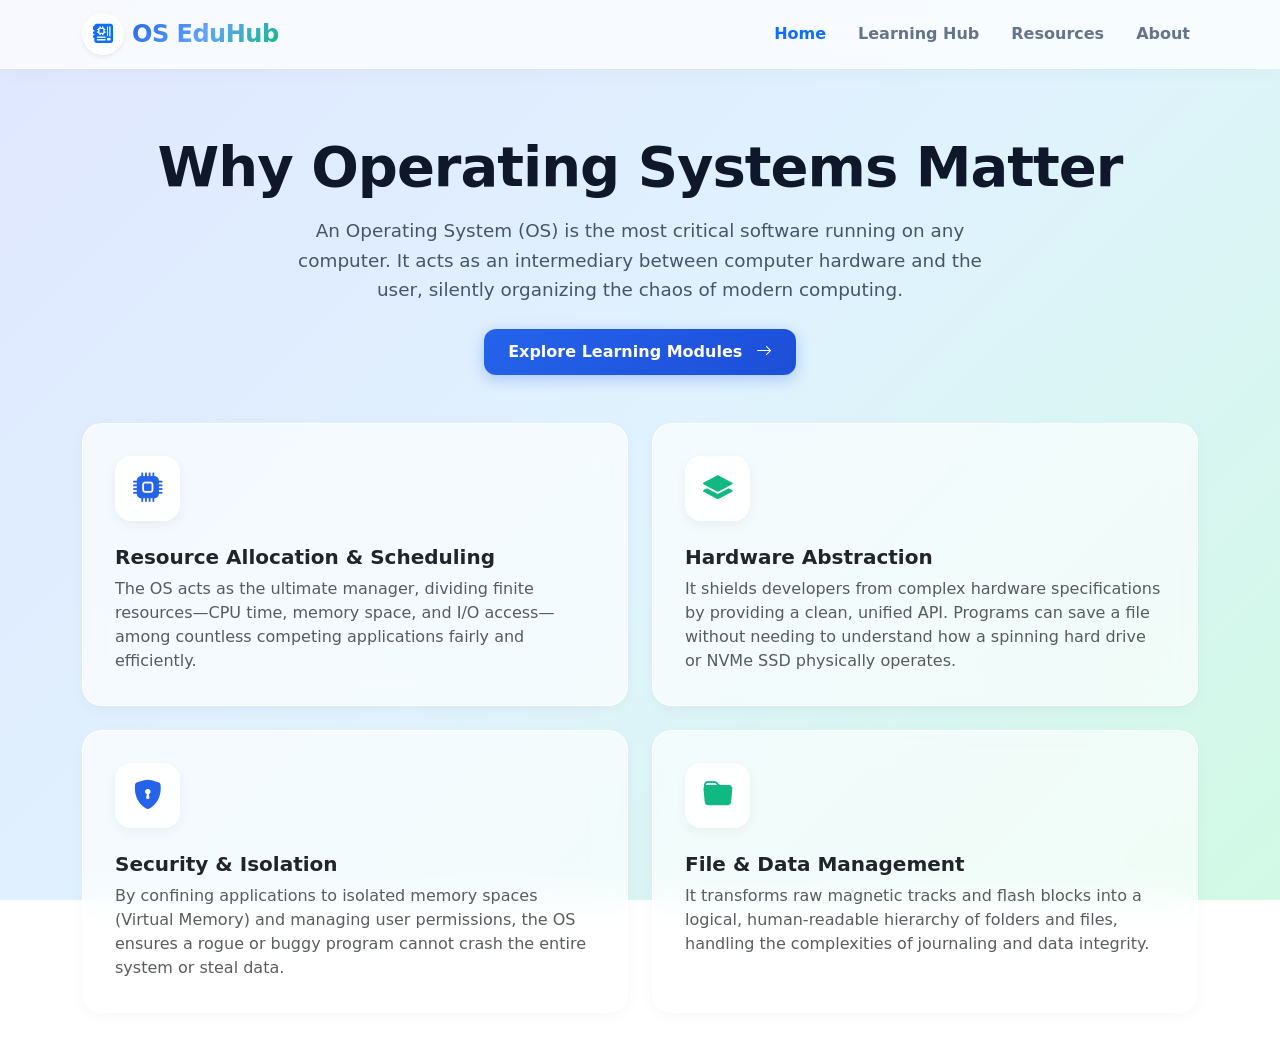
<file: hub.html>
<!DOCTYPE html>
<html lang="en">

<head>
    <meta charset="UTF-8">
    <meta name="viewport" content="width=device-width, initial-scale=1.0">
    <title>OS EduHub - Master Operating Systems</title>
    <!-- Bootstrap 5 CSS -->
    <link href="https://cdn.jsdelivr.net/npm/bootstrap@5.3.2/dist/css/bootstrap.min.css" rel="stylesheet">
    <!-- Bootstrap Icons -->
    <link rel="stylesheet" href="https://cdn.jsdelivr.net/npm/bootstrap-icons@1.11.1/font/bootstrap-icons.css">

    <style>
        :root {
            --primary-blue: #2563eb;
            --primary-light: #60a5fa;
            --accent-green: #10b981;
            --accent-green-light: #34d399;
            /* Soft blue and green gradient */
            --bg-gradient: linear-gradient(135deg, #e0e7ff 0%, #e0f2fe 50%, #d1fae5 100%);
        }

        body {
            background: var(--bg-gradient);
            background-attachment: fixed;
            font-family: 'Segoe UI', system-ui, -apple-system, sans-serif;
            min-height: 100vh;
            display: flex;
            flex-direction: column;
            margin: 0;
            padding: 0;
            color: #1e293b;
        }

        /* Glassmorphism Utilities */
        .glass-nav {
            background: rgba(255, 255, 255, 0.75);
            backdrop-filter: blur(20px);
            -webkit-backdrop-filter: blur(20px);
            border-bottom: 1px solid rgba(255, 255, 255, 0.8);
            box-shadow: 0 4px 20px rgba(0, 0, 0, 0.03);
            transition: all 0.3s ease;
        }

        .glass-card {
            background: rgba(255, 255, 255, 0.65);
            backdrop-filter: blur(16px);
            -webkit-backdrop-filter: blur(16px);
            border: 1px solid rgba(255, 255, 255, 0.9);
            border-radius: 1.25rem;
            padding: 2rem;
            box-shadow: 0 4px 15px rgba(0, 0, 0, 0.03);
            transition: transform 0.3s cubic-bezier(0.4, 0, 0.2, 1), box-shadow 0.3s cubic-bezier(0.4, 0, 0.2, 1);
            height: 100%;
            display: flex;
            flex-direction: column;
            position: relative;
            overflow: hidden;
        }

        .glass-card.interactive:hover {
            transform: translateY(-8px);
            box-shadow: 0 15px 35px rgba(37, 99, 235, 0.1);
            background: rgba(255, 255, 255, 0.85);
            cursor: pointer;
        }

        .glass-btn-primary {
            background: linear-gradient(135deg, var(--primary-blue), #1d4ed8);
            color: white;
            border: none;
            border-radius: 0.75rem;
            padding: 0.7rem 1.5rem;
            font-weight: 600;
            transition: all 0.3s ease;
            box-shadow: 0 4px 15px rgba(37, 99, 235, 0.3);
            width: 100%;
        }

        .glass-btn-primary:hover {
            background: linear-gradient(135deg, #1d4ed8, #1e40af);
            color: white;
            transform: translateY(-2px);
            box-shadow: 0 6px 20px rgba(37, 99, 235, 0.4);
        }

        .glass-btn-locked {
            background: rgba(255, 255, 255, 0.8);
            border: 1px solid rgba(203, 213, 225, 0.8);
            color: #64748b;
            border-radius: 0.75rem;
            padding: 0.7rem 1.5rem;
            font-weight: 600;
            width: 100%;
            pointer-events: none;
            /* Let parent card handle the click */
        }

        /* Branding & Typography */
        .brand-text {
            font-weight: 800;
            background: linear-gradient(135deg, var(--primary-blue) 0%, var(--primary-light) 50%, var(--accent-green) 100%);
            -webkit-background-clip: text;
            -webkit-text-fill-color: transparent;
            letter-spacing: -0.5px;
        }

        .card-icon-container {
            width: 65px;
            height: 65px;
            border-radius: 1rem;
            display: flex;
            align-items: center;
            justify-content: center;
            font-size: 1.85rem;
            margin-bottom: 1.5rem;
            background: rgba(255, 255, 255, 0.9);
            box-shadow: 0 4px 12px rgba(0, 0, 0, 0.05);
        }

        .icon-blue {
            color: var(--primary-blue);
        }

        .icon-green {
            color: var(--accent-green);
        }

        .badge-coming-soon {
            background: rgba(255, 255, 255, 0.95);
            color: var(--primary-blue);
            border: 1px solid rgba(37, 99, 235, 0.3);
            font-size: 0.7rem;
            padding: 0.35rem 0.75rem;
            border-radius: 2rem;
            font-weight: 700;
            letter-spacing: 0.5px;
            text-transform: uppercase;
            box-shadow: 0 2px 8px rgba(37, 99, 235, 0.1);
        }

        /* SPA Transitions */
        .spa-section {
            animation: fadeIn 0.4s ease-out;
        }

        @keyframes fadeIn {
            from {
                opacity: 0;
                transform: translateY(15px);
            }

            to {
                opacity: 1;
                transform: translateY(0);
            }
        }

        /* Hero Section */
        .hero-section {
            padding: 4rem 1rem 3rem;
            text-align: center;
        }

        .hero-title {
            font-weight: 900;
            color: #0f172a;
            letter-spacing: -1px;
            margin-bottom: 1rem;
        }

        .hero-subtitle {
            color: #475569;
            font-size: 1.15rem;
            max-width: 700px;
            margin: 0 auto;
            line-height: 1.6;
        }

        /* Modal Glass Styling */
        .glass-modal-content {
            background: rgba(255, 255, 255, 0.88);
            backdrop-filter: blur(25px);
            -webkit-backdrop-filter: blur(25px);
            border: 1px solid rgba(255, 255, 255, 0.95);
            border-radius: 1.5rem;
            box-shadow: 0 25px 50px rgba(0, 0, 0, 0.15), 0 0 20px rgba(37, 99, 235, 0.1);
        }

        .modal-backdrop.show {
            opacity: 0.4;
        }

        .nav-link {
            font-weight: 600;
            color: #64748b;
            transition: color 0.2s ease;
            cursor: pointer;
        }

        .nav-link:hover {
            color: var(--primary-blue);
        }

        .navbar-toggler {
            background: rgba(255, 255, 255, 0.8);
            border: 1px solid rgba(203, 213, 225, 0.8);
            border-radius: 0.75rem;
            padding: 0.35rem 0.65rem;
        }
    </style>
</head>

<body>

    <!-- Header / Navbar -->
    <nav class="navbar navbar-expand-lg glass-nav sticky-top py-2 px-3">
        <div class="container max-w-7xl">
            <a class="navbar-brand d-flex align-items-center gap-2" href="#" onclick="navigateTo('home-section')">
                <div class="d-flex align-items-center justify-content-center bg-white rounded-circle shadow-sm"
                    style="width: 42px; height: 42px;">
                    <i class="bi bi-motherboard-fill text-primary fs-5"></i>
                </div>
                <span class="brand-text fs-4">OS EduHub</span>
            </a>

            <button class="navbar-toggler shadow-none" type="button" data-bs-toggle="collapse"
                data-bs-target="#navbarNav">
                <i class="bi bi-list fs-2 text-primary"></i>
            </button>

            <div class="collapse navbar-collapse justify-content-end mt-3 mt-lg-0" id="navbarNav">
                <ul class="navbar-nav gap-1 gap-lg-3 text-center text-lg-start">
                    <li class="nav-item">
                        <a class="nav-link active text-primary" data-target="home-section"
                            onclick="navigateTo('home-section')">Home</a>
                    </li>
                    <li class="nav-item">
                        <a class="nav-link" data-target="learning-section"
                            onclick="navigateTo('learning-section')">Learning Hub</a>
                    </li>
                    <li class="nav-item">
                        <a class="nav-link coming-soon-trigger">Resources</a>
                    </li>
                    <li class="nav-item">
                        <a class="nav-link coming-soon-trigger">About</a>
                    </li>
                </ul>
            </div>
        </div>
    </nav>

    <!-- Main Content Application Area -->
    <main class="container flex-grow-1 pb-5">

        <!-- ============================================== -->
        <!-- HOME SECTION (Importance of Operating Systems) -->
        <!-- ============================================== -->
        <div id="home-section" class="spa-section">
            <section class="hero-section">
                <h1 class="display-4 hero-title">Why Operating Systems Matter</h1>
                <p class="hero-subtitle">
                    An Operating System (OS) is the most critical software running on any computer. It acts as an
                    intermediary between computer hardware and the user, silently organizing the chaos of modern
                    computing.
                </p>
                <div class="mt-4">
                    <button class="glass-btn-primary d-inline-block w-auto px-4"
                        onclick="navigateTo('learning-section')">
                        Explore Learning Modules <i class="bi bi-arrow-right ms-2"></i>
                    </button>
                </div>
            </section>

            <!-- OS Use Cases Grid -->
            <div class="row g-4 align-items-stretch">
                <!-- Use Case 1 -->
                <div class="col-12 col-md-6">
                    <div class="glass-card interactive">
                        <div class="card-icon-container icon-blue">
                            <i class="bi bi-cpu-fill"></i>
                        </div>
                        <h5 class="fw-bold text-dark mb-2">Resource Allocation & Scheduling</h5>
                        <p class="text-muted mb-0">
                            The OS acts as the ultimate manager, dividing finite resources—CPU time, memory space, and
                            I/O access—among countless competing applications fairly and efficiently.
                        </p>
                    </div>
                </div>

                <!-- Use Case 2 -->
                <div class="col-12 col-md-6">
                    <div class="glass-card interactive">
                        <div class="card-icon-container icon-green">
                            <i class="bi bi-layers-fill"></i>
                        </div>
                        <h5 class="fw-bold text-dark mb-2">Hardware Abstraction</h5>
                        <p class="text-muted mb-0">
                            It shields developers from complex hardware specifications by providing a clean, unified
                            API. Programs can save a file without needing to understand how a spinning hard drive or
                            NVMe SSD physically operates.
                        </p>
                    </div>
                </div>

                <!-- Use Case 3 -->
                <div class="col-12 col-md-6">
                    <div class="glass-card interactive">
                        <div class="card-icon-container icon-blue">
                            <i class="bi bi-shield-lock-fill"></i>
                        </div>
                        <h5 class="fw-bold text-dark mb-2">Security & Isolation</h5>
                        <p class="text-muted mb-0">
                            By confining applications to isolated memory spaces (Virtual Memory) and managing user
                            permissions, the OS ensures a rogue or buggy program cannot crash the entire system or steal
                            data.
                        </p>
                    </div>
                </div>

                <!-- Use Case 4 -->
                <div class="col-12 col-md-6">
                    <div class="glass-card interactive">
                        <div class="card-icon-container icon-green">
                            <i class="bi bi-folder-fill"></i>
                        </div>
                        <h5 class="fw-bold text-dark mb-2">File & Data Management</h5>
                        <p class="text-muted mb-0">
                            It transforms raw magnetic tracks and flash blocks into a logical, human-readable hierarchy
                            of folders and files, handling the complexities of journaling and data integrity.
                        </p>
                    </div>
                </div>
            </div>
        </div>

        <!-- ============================================== -->
        <!-- LEARNING SECTION (Interactive Modules)         -->
        <!-- ============================================== -->
        <div id="learning-section" class="spa-section d-none">
            <section class="hero-section pb-4">
                <h2 class="display-5 hero-title">Interactive Learning Modules</h2>
                <p class="hero-subtitle">
                    Select a topic below to visualize and interact with core OS algorithms in real-time.
                </p>
            </section>

            <!-- Modules Grid -->
            <div class="row g-4 align-items-stretch">
                <!-- Module 1: CPU Scheduling (Active) -->
                <div class="col-12 col-md-6 col-lg-3">
                    <div class="glass-card interactive" onclick="window.location.href='cpu_schedule.html'">
                        <div class="d-flex justify-content-between align-items-start mb-2">
                            <div class="card-icon-container icon-blue">
                                <i class="bi bi-diagram-3-fill"></i>
                            </div>
                        </div>
                        <h5 class="fw-bold text-dark mb-2">CPU Scheduling</h5>
                        <p class="text-muted small flex-grow-1 mb-4">
                            Interactive visual simulation of FCFS, SJF, SRTF, Priority, and Round Robin algorithms.
                        </p>
                        <button class="glass-btn-primary mt-auto"
                            onclick="event.stopPropagation(); window.location.href='cpu_schedule.html'">
                            Launch Simulator
                        </button>
                    </div>
                </div>

                <!-- Module 2: Memory Management -->
                <div class="col-12 col-md-6 col-lg-3">
                    <div class="glass-card interactive coming-soon-trigger">
                        <div class="d-flex justify-content-between align-items-start mb-2">
                            <div class="card-icon-container icon-green">
                                <i class="bi bi-memory"></i>
                            </div>
                            <span class="badge-coming-soon">Coming Soon</span>
                        </div>
                        <h5 class="fw-bold text-dark mb-2">Memory Management</h5>
                        <p class="text-muted small flex-grow-1 mb-4">
                            Explore paging, segmentation, allocation strategies, and virtual memory visually.
                        </p>
                        <button class="glass-btn-locked mt-auto">
                            <i class="bi bi-lock-fill me-1"></i> Locked
                        </button>
                    </div>
                </div>

                <!-- Module 3: Process Synchronization -->
                <div class="col-12 col-md-6 col-lg-3">
                    <div class="glass-card interactive coming-soon-trigger">
                        <div class="d-flex justify-content-between align-items-start mb-2">
                            <div class="card-icon-container icon-blue">
                                <i class="bi bi-arrow-repeat"></i>
                            </div>
                            <span class="badge-coming-soon">Coming Soon</span>
                        </div>
                        <h5 class="fw-bold text-dark mb-2">Process Sync</h5>
                        <p class="text-muted small flex-grow-1 mb-4">
                            Understand mutexes, semaphores, deadlocks, and classic synchronization problems.
                        </p>
                        <button class="glass-btn-locked mt-auto">
                            <i class="bi bi-lock-fill me-1"></i> Locked
                        </button>
                    </div>
                </div>

                <!-- Module 4: OS Interviews -->
                <div class="col-12 col-md-6 col-lg-3">
                    <div class="glass-card interactive coming-soon-trigger">
                        <div class="d-flex justify-content-between align-items-start mb-2">
                            <div class="card-icon-container icon-green">
                                <i class="bi bi-patch-question-fill"></i>
                            </div>
                            <span class="badge-coming-soon">Coming Soon</span>
                        </div>
                        <h5 class="fw-bold text-dark mb-2">OS Interview Q&A</h5>
                        <p class="text-muted small flex-grow-1 mb-4">
                            Curated collection of the top 50 most frequently asked operating systems interview
                            questions.
                        </p>
                        <button class="glass-btn-locked mt-auto">
                            <i class="bi bi-lock-fill me-1"></i> Locked
                        </button>
                    </div>
                </div>
            </div>
        </div>
    </main>

    <!-- Glassmorphism Coming Soon Modal -->
    <div class="modal fade" id="comingSoonModal" tabindex="-1" aria-hidden="true">
        <div class="modal-dialog modal-dialog-centered">
            <div class="modal-content glass-modal-content border-0">
                <div class="modal-header border-0 pb-0 justify-content-end">
                    <button type="button" class="btn-close shadow-none" data-bs-dismiss="modal"
                        aria-label="Close"></button>
                </div>
                <div class="modal-body text-center pt-0 pb-5 px-4 px-md-5">
                    <div class="d-inline-flex align-items-center justify-content-center rounded-circle mb-4"
                        style="width: 80px; height: 80px; background: rgba(37, 99, 235, 0.1); border: 1px solid rgba(37, 99, 235, 0.2);">
                        <i class="bi bi-tools fs-1" style="color: var(--primary-blue);"></i>
                    </div>
                    <h3 class="fw-bold text-dark mb-3">Coming Soon!</h3>
                    <p class="text-muted mb-4 fs-5" style="line-height: 1.6;">
                        We are working hard to build this module. Stay tuned for an interactive and engaging experience!
                    </p>
                    <button type="button" class="glass-btn-primary" data-bs-dismiss="modal">Got it, thanks!</button>
                </div>
            </div>
        </div>
    </div>

    <!-- Bootstrap JS Bundle -->
    <script src="https://cdn.jsdelivr.net/npm/bootstrap@5.3.2/dist/js/bootstrap.bundle.min.js"></script>

    <!-- SPA Navigation & Interactions -->
    <script>
        // SPA Navigation Logic
        function navigateTo(sectionId) {
            // Hide all SPA sections
            document.querySelectorAll('.spa-section').forEach(section => {
                section.classList.add('d-none');
            });

            // Show the target section
            const targetSection = document.getElementById(sectionId);
            if (targetSection) {
                targetSection.classList.remove('d-none');
            }

            // Update Navbar Active States
            document.querySelectorAll('.navbar-nav .nav-link').forEach(link => {
                // Ignore triggers without data-target (like "Coming Soon" links)
                if (link.hasAttribute('data-target')) {
                    link.classList.remove('active', 'text-primary');
                    if (link.getAttribute('data-target') === sectionId) {
                        link.classList.add('active', 'text-primary');
                    }
                }
            });

            // Collapse mobile navbar if it's open
            const navbarCollapse = document.getElementById('navbarNav');
            if (window.innerWidth < 992 && navbarCollapse.classList.contains('show')) {
                const bsCollapse = bootstrap.Collapse.getInstance(navbarCollapse) || new bootstrap.Collapse(navbarCollapse);
                bsCollapse.hide();
            }

            // Scroll to top
            window.scrollTo({ top: 0, behavior: 'smooth' });
        }

        document.addEventListener('DOMContentLoaded', () => {
            const comingSoonModal = new bootstrap.Modal(document.getElementById('comingSoonModal'));

            // Attach event listener to all "Coming Soon" triggers
            const triggers = document.querySelectorAll('.coming-soon-trigger');
            triggers.forEach(trigger => {
                trigger.addEventListener('click', (e) => {
                    e.preventDefault();
                    e.stopPropagation(); // Stop event from triggering parent card clicks
                    comingSoonModal.show();
                });
            });
        });
    </script>
</body>

</html>
</file>
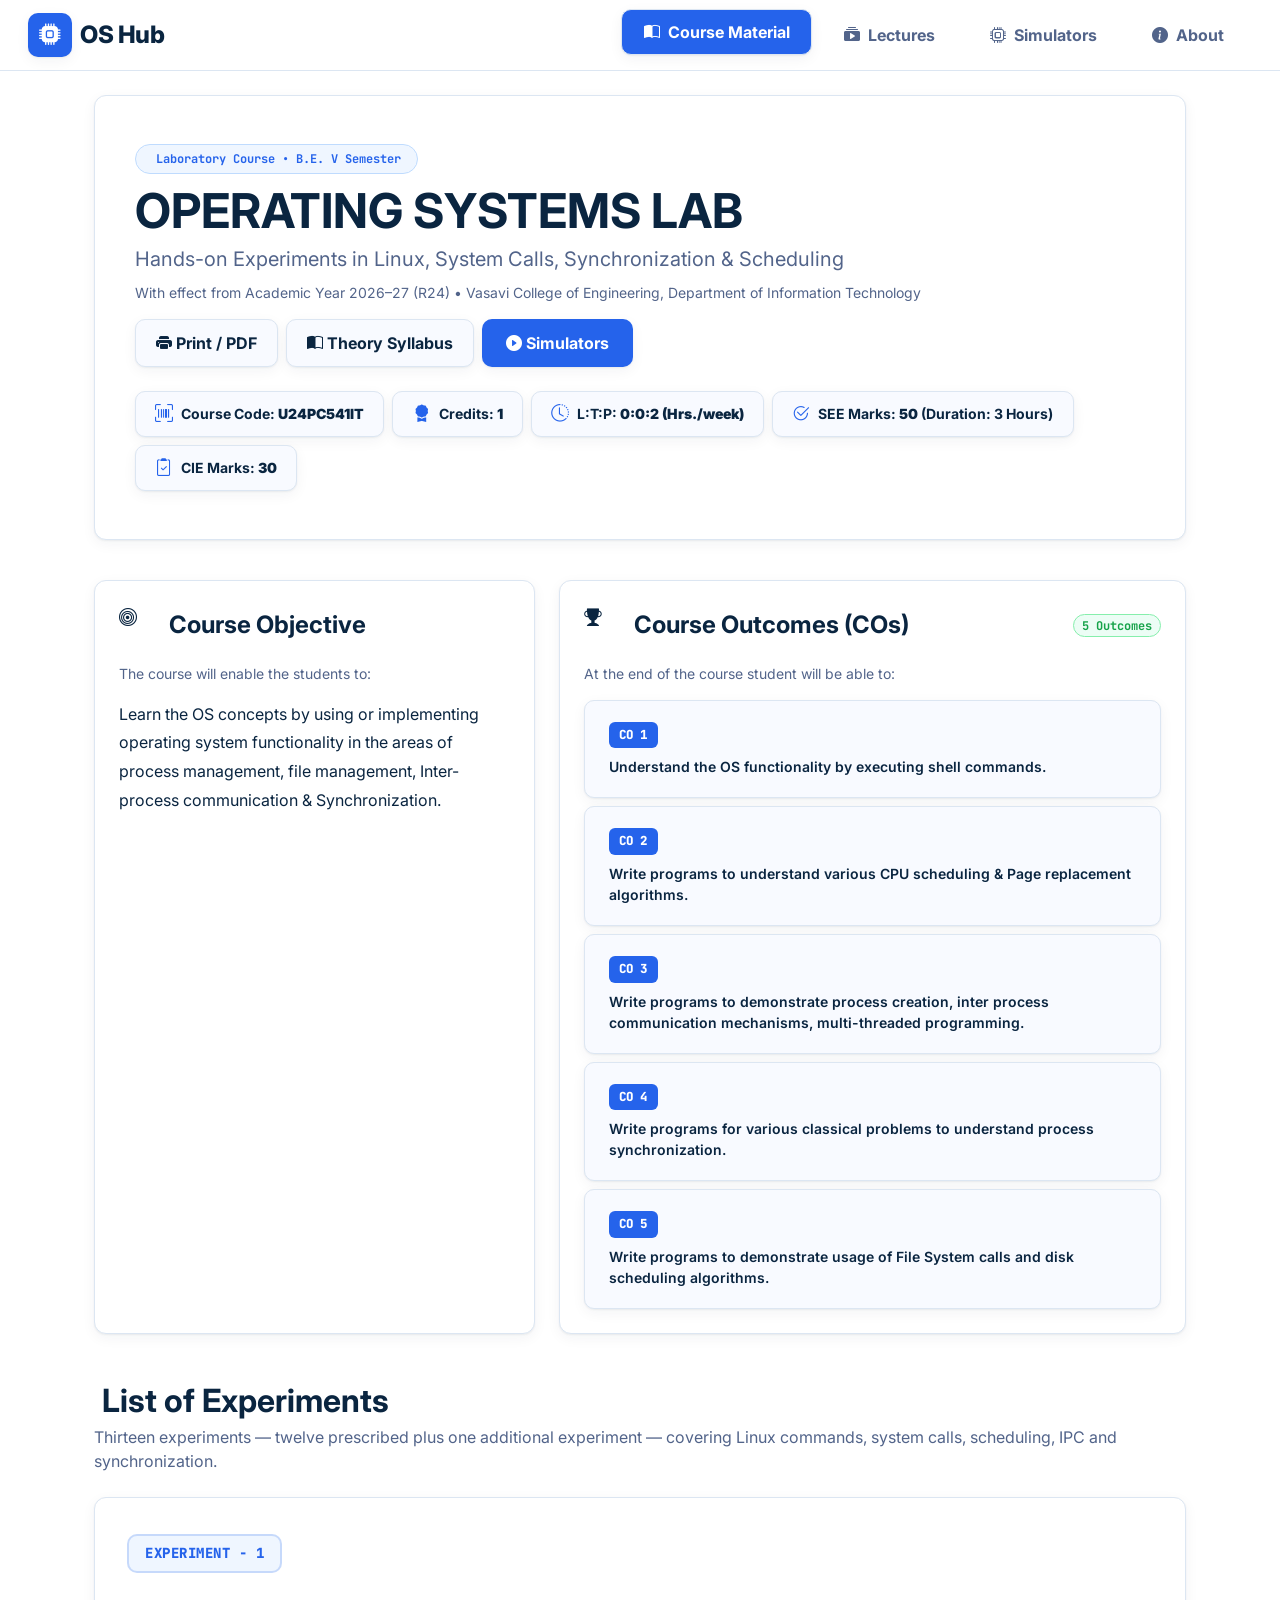
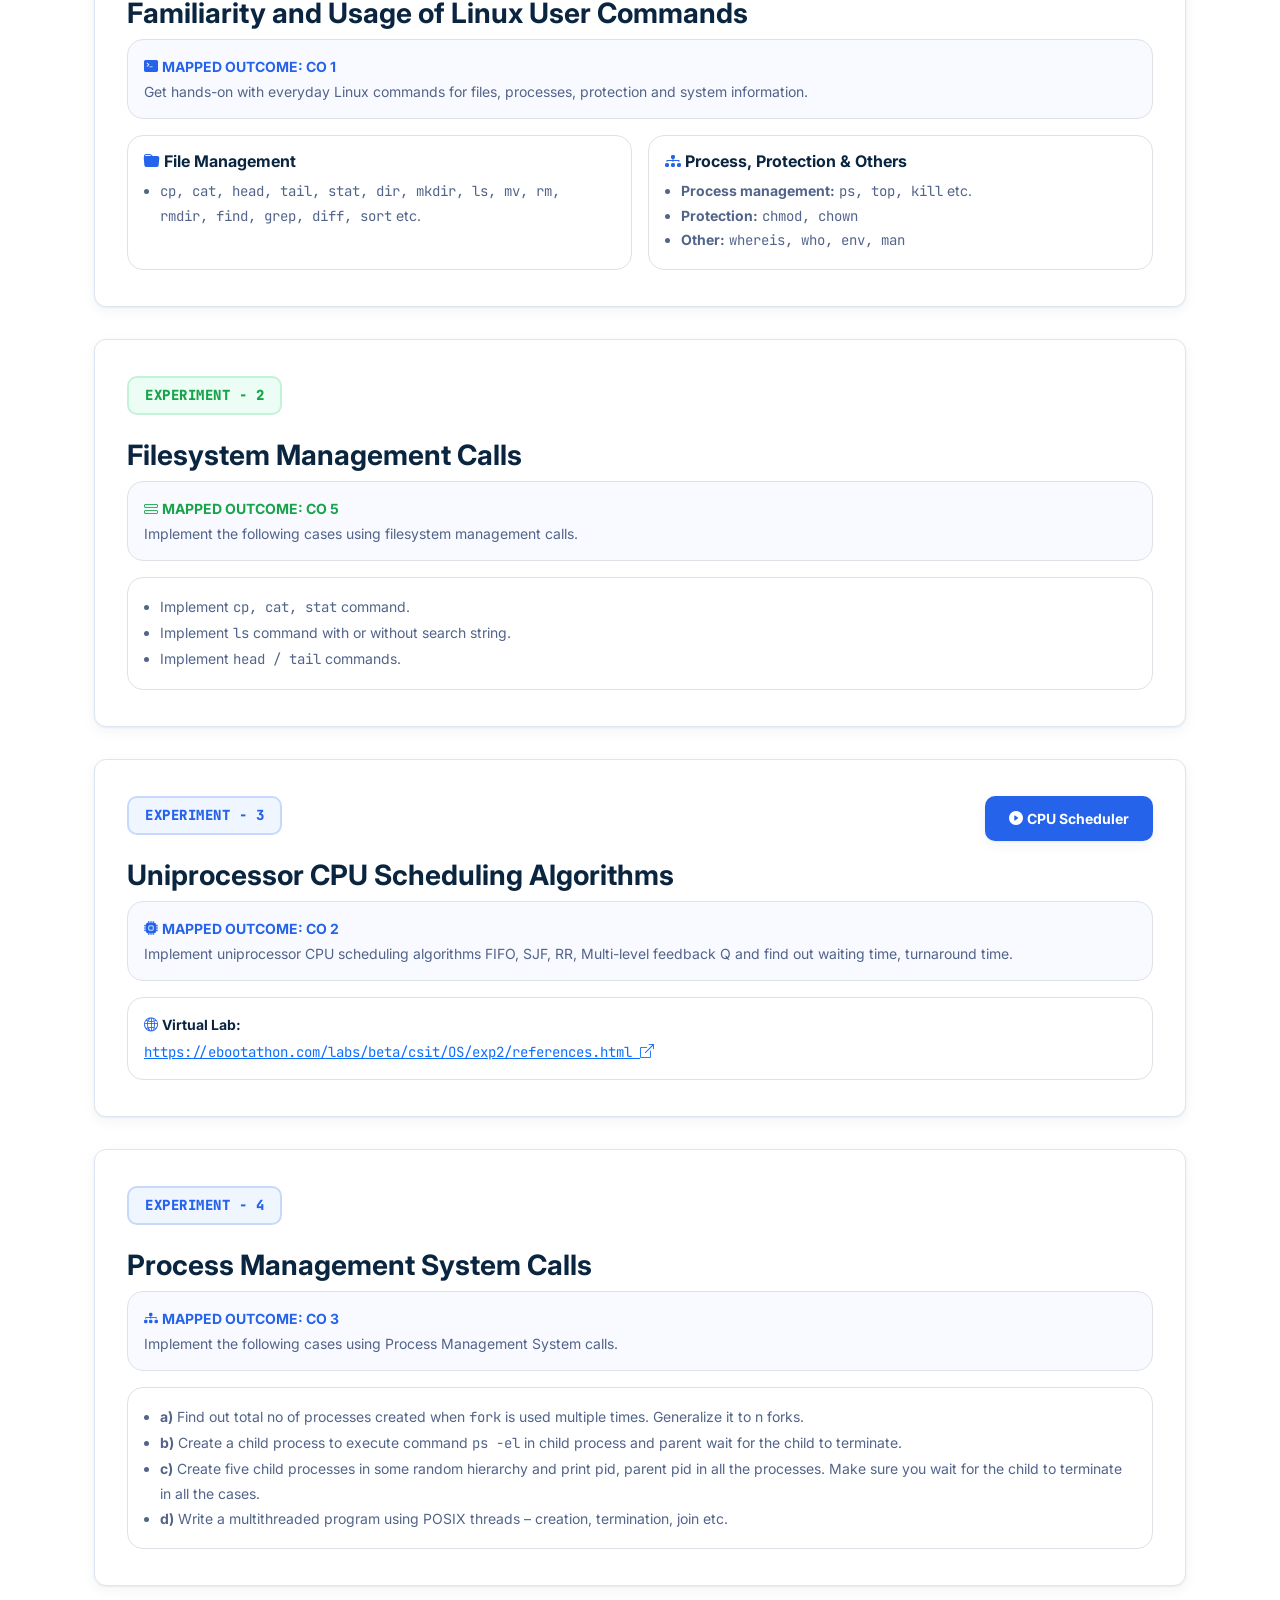
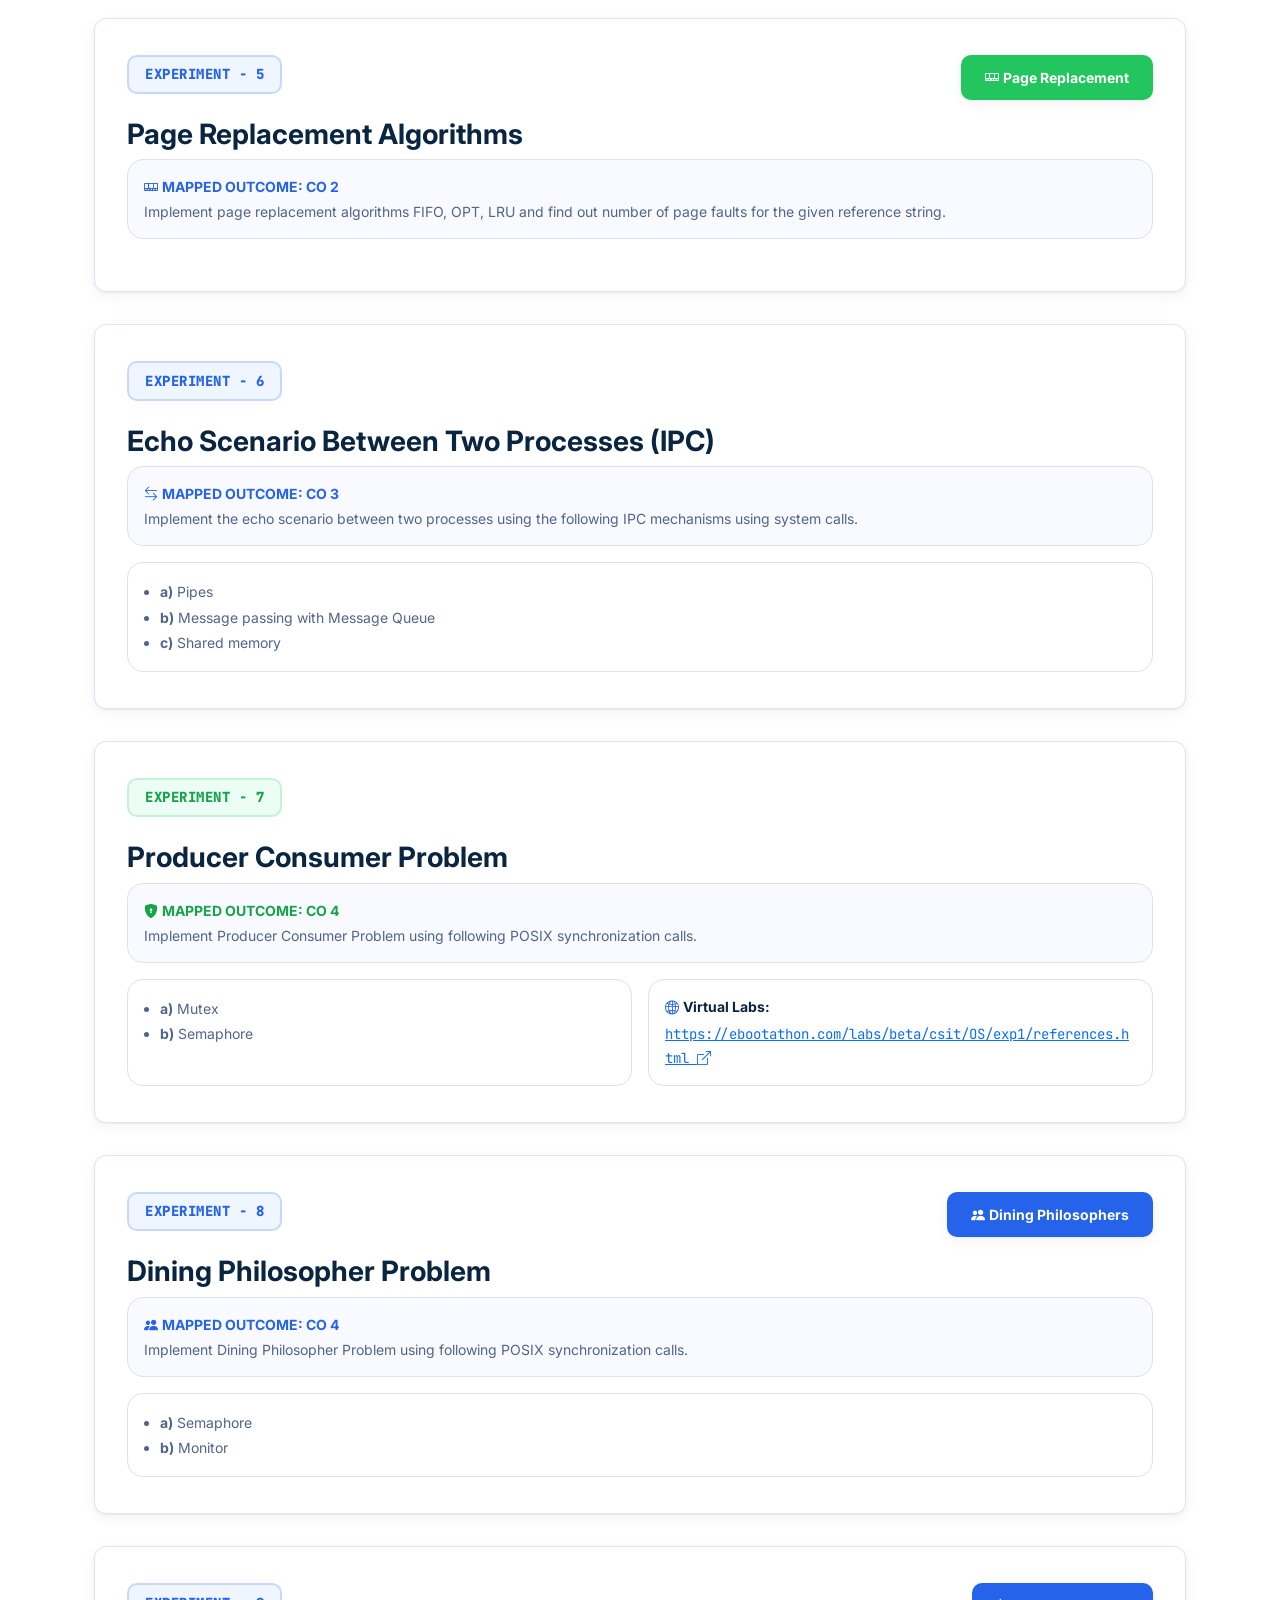
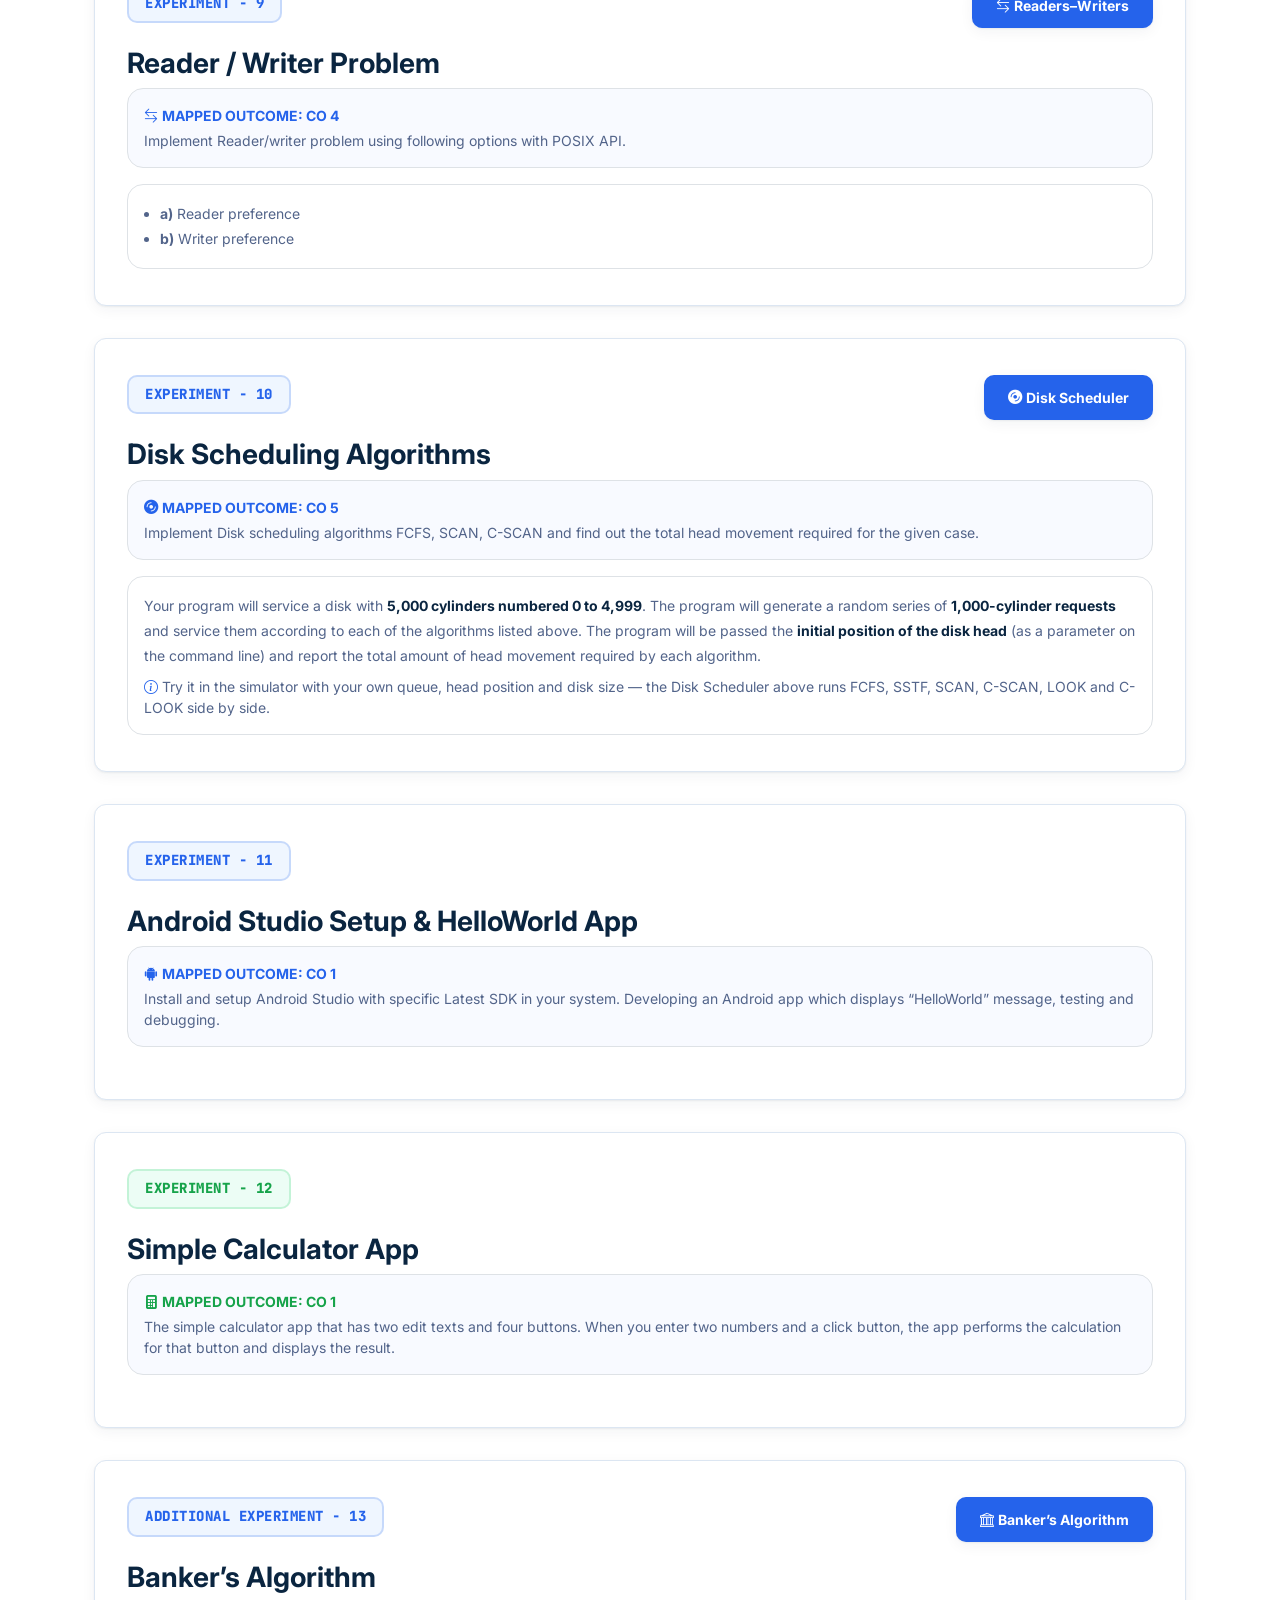
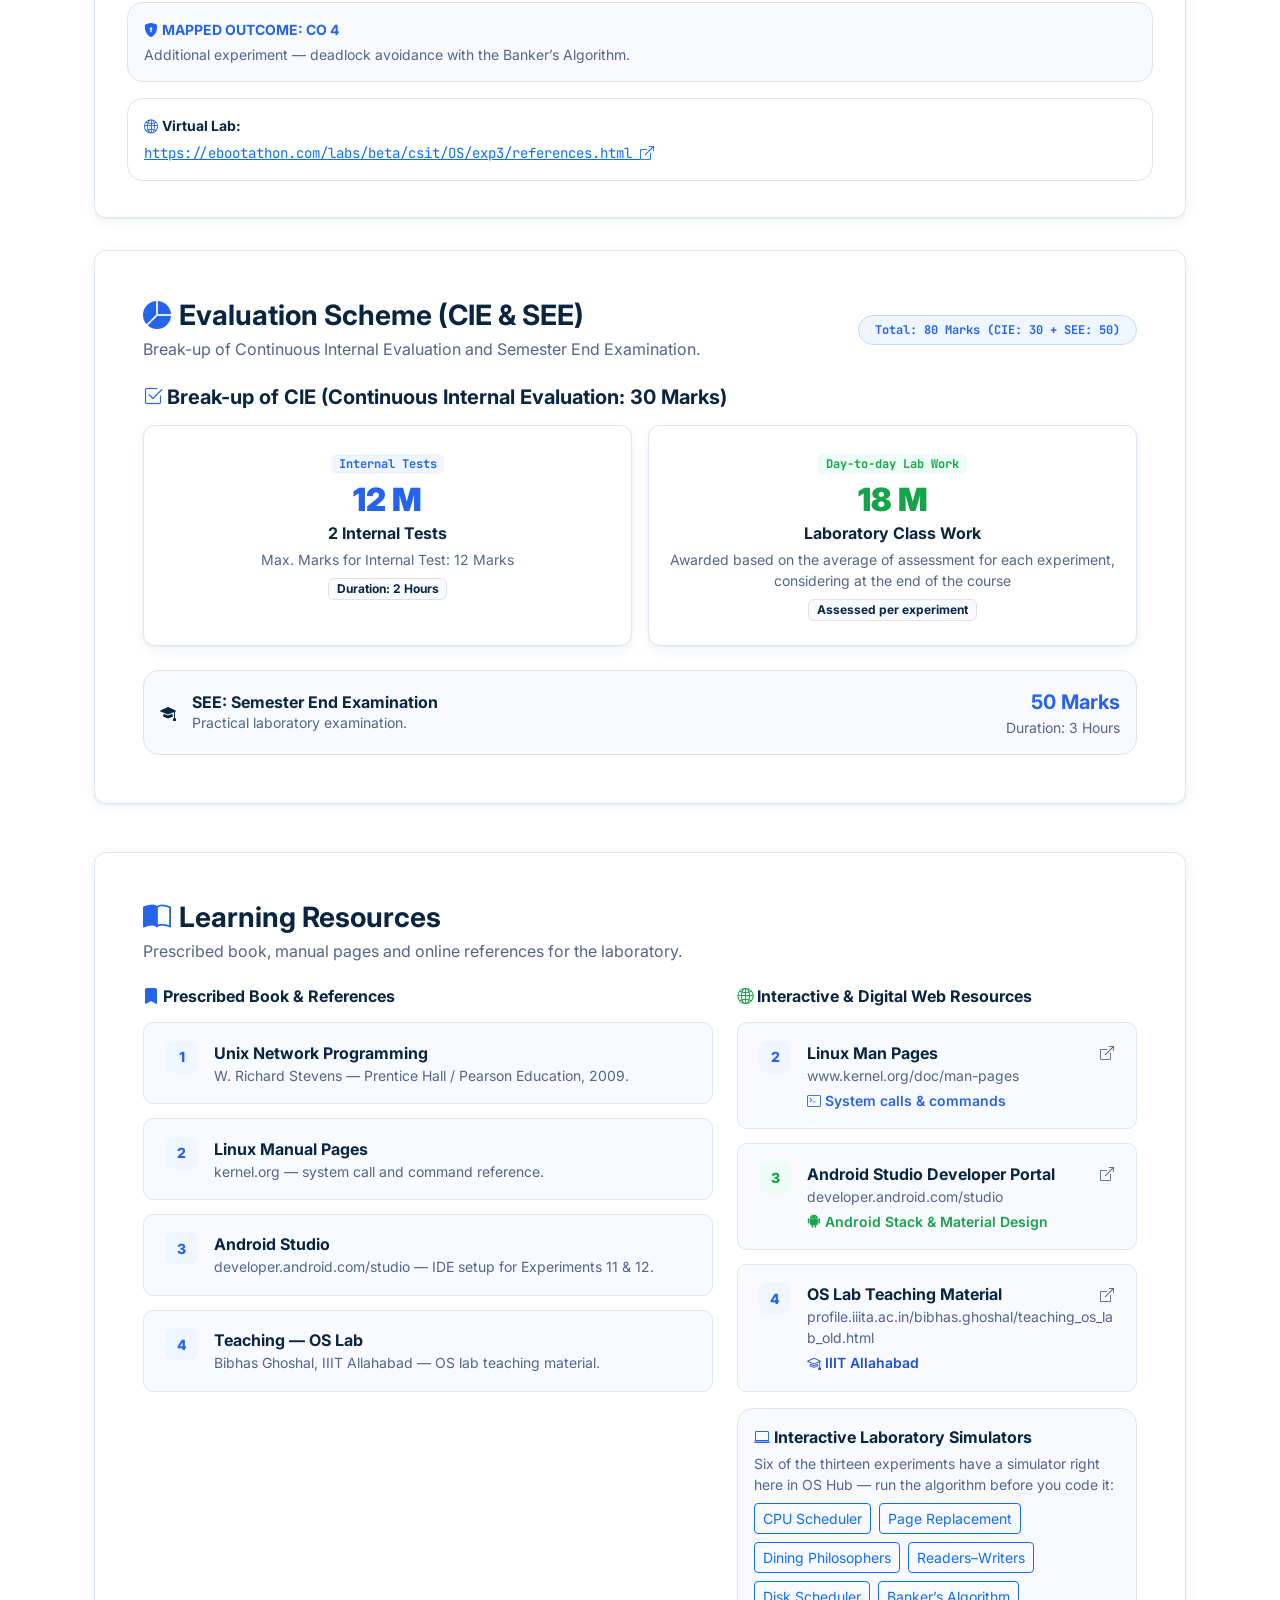
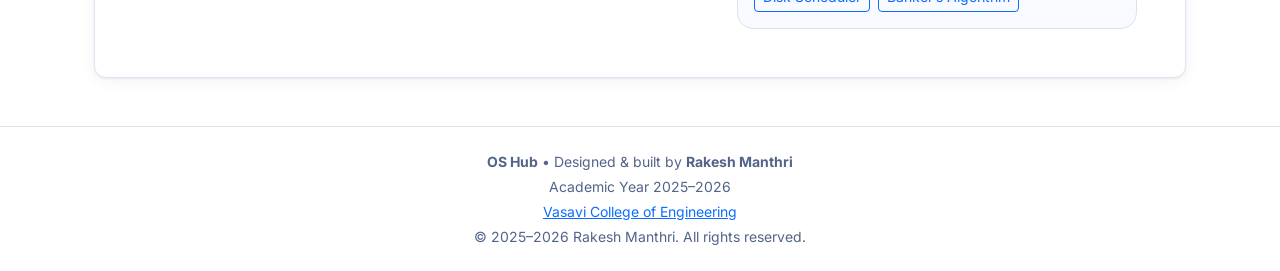
<file: lab_syllabus.html>
<!DOCTYPE html>
<html lang="en">

<head>
    <meta charset="UTF-8">
    <meta name="viewport" content="width=device-width, initial-scale=1.0">
    <title>OS EduHub - Operating Systems Lab Syllabus (U24PC541IT)</title>

    <!-- Bootstrap 5 CSS -->
    <link href="vendor/bootstrap/bootstrap.min.css" rel="stylesheet">
    <link rel="stylesheet" href="design.css">
    <!-- Bootstrap Icons -->
    <link href="vendor/bootstrap-icons/bootstrap-icons.min.css" rel="stylesheet">
    <!-- Google Fonts: Inter & JetBrains Mono -->
    <link rel="preconnect" href="https://fonts.googleapis.com">
    <link rel="preconnect" href="https://fonts.gstatic.com" crossorigin>
    <link href="https://fonts.googleapis.com/css2?family=Inter:wght@400;500;600;700;800&family=JetBrains+Mono:wght@400;500;600;700" rel="stylesheet">

    <style>
        :root {
            /* Claymorphism Matte Pastel Palette */
            --clay-bg: #FFFFFF;
            --clay-surface: #ffffff;
            --clay-surface-soft: #F8FAFF;

            --primary-blue: #2563EB;
            --primary-blue-light: #3B82F6;
            --primary-blue-soft: #EFF6FF;

            --accent-pink: #2563EB;
            --accent-pink-light: #3B82F6;
            --accent-pink-soft: #EFF6FF;

            --accent-green: #16A34A;
            --accent-green-light: #22C55E;
            --accent-green-soft: #ECFDF5;

            --accent-amber: #2563EB;
            --accent-purple: #2563EB;

            --text-main: #0A2540;
            --text-muted: #52648A;

            /* Canonical Clay Shadows */
            --clay-shadow-card: 0 1px 2px rgba(10, 37, 64, 0.06), 0 4px 14px rgba(10, 37, 64, 0.05);

            --clay-shadow-card-hover: 0 1px 2px rgba(10, 37, 64, 0.06), 0 4px 14px rgba(10, 37, 64, 0.05);

            --clay-shadow-btn: 0 1px 2px rgba(10, 37, 64, 0.06), 0 4px 14px rgba(10, 37, 64, 0.05);

            --clay-shadow-btn-hover: 0 1px 2px rgba(10, 37, 64, 0.06), 0 4px 14px rgba(10, 37, 64, 0.05);

            --clay-shadow-btn-pressed: 0 1px 2px rgba(10, 37, 64, 0.06), 0 4px 14px rgba(10, 37, 64, 0.05);

            --clay-shadow-sunken: 0 1px 2px rgba(10, 37, 64, 0.06), 0 4px 14px rgba(10, 37, 64, 0.05);
        }

        * {
            box-sizing: border-box;
        }

        body {
            font-family: var(--font-sans);
            color: var(--text-main);
            background-color: var(--clay-bg);
            background-image:
                none,
                none,
                none;
            background-attachment: fixed;
            min-height: 100vh;
            margin: 0;
            padding: 0;
            overflow-x: hidden;
        }

        /* Ambient Clay Orbs */






        /* Plush Clay Panels & Cards */
        .glass-panel {
            background: var(--clay-surface);
            border: 1px solid #DCE6F2;
            box-shadow: 0 1px 2px rgba(10, 37, 64, 0.06), 0 4px 14px rgba(10, 37, 64, 0.05);
            border-radius: 12px;
            transition: all 0.35s cubic-bezier(0.2, 0, 0, 1);
        }

        .glass-panel:hover {
            box-shadow: 0 2px 4px rgba(10, 37, 64, 0.08), 0 10px 24px rgba(10, 37, 64, 0.09);
        }

        .glass-nav {
            background: #ffffff;
            border-radius: 0;
            margin: 0;
            max-width: none;
            padding: 0.85rem 2rem;
            border: none;
            border-bottom: 1px solid #DCE6F2;
            box-shadow: none;
            position: sticky;
            top: 0;
            z-index: 1000;
        }

        .brand-icon {
            background: #2563EB;
            color: white;
            width: 44px;
            height: 44px;
            border-radius: 10px;
            display: inline-flex;
            align-items: center;
            justify-content: center;
            font-size: 1.35rem;
            box-shadow: 0 1px 2px rgba(10, 37, 64, 0.06), 0 4px 14px rgba(10, 37, 64, 0.05);
        }

                .brand-text {
            font-weight: 800;
            color: #0A2540;
            letter-spacing: -0.5px;
        }

        .glass-nav-toggler {
            background: #F8FAFF;
            border: 1px solid #DCE6F2;
            border-radius: 10px;
            padding: 0.45rem 0.75rem;
            color: #2563EB;
            display: inline-flex;
            align-items: center;
            justify-content: center;
            box-shadow: 0 1px 2px rgba(10, 37, 64, 0.06), 0 4px 14px rgba(10, 37, 64, 0.05);
            transition: all 0.2s cubic-bezier(0.2, 0, 0, 1);
        }

        .glass-nav-toggler:hover, .glass-nav-toggler:focus {
            transform: translateY(-2px);
            background: #ffffff;
            color: #1D4ED8;
            box-shadow: 0 1px 2px rgba(10, 37, 64, 0.06), 0 4px 14px rgba(10, 37, 64, 0.05);
            outline: none;
        }

        .nav-pills .nav-link {
            color: var(--text-muted);
            font-weight: 700;
            border-radius: 10px;
            padding: 0.6rem 1.35rem;
            transition: all 0.25s cubic-bezier(0.2, 0, 0, 1);
            margin: 0 0.25rem;
            border: 2px solid transparent;
            background: transparent;
        }

        .nav-pills .nav-link:hover {
            color: #2563EB;
            background: #F8FAFF;
            box-shadow: 0 1px 2px rgba(10, 37, 64, 0.06), 0 4px 14px rgba(10, 37, 64, 0.05);
            transform: translateY(-2px);
        }

        .nav-pills .nav-link.active {
            background: #2563EB;
            color: white;
            border: 1px solid #DCE6F2;
            box-shadow: 0 1px 2px rgba(10, 37, 64, 0.06), 0 4px 14px rgba(10, 37, 64, 0.05);
            transform: translateY(-2px);
        }

        /* Tactile Clay Buttons */
        .btn-glass-primary {
            background: #2563EB;
            color: white;
            border: none;
            border-radius: 10px;
            font-weight: 700;
            padding: 0.75rem 1.5rem;
            box-shadow: 0 1px 2px rgba(10, 37, 64, 0.06), 0 4px 14px rgba(10, 37, 64, 0.05);
            transition: all 0.25s cubic-bezier(0.2, 0, 0, 1);
            display: inline-flex;
            align-items: center;
            justify-content: center;
            text-decoration: none;
        }

        .btn-glass-primary:hover {
            background: #1D4ED8;
            color: white;
            transform: translateY(-2px);
            box-shadow: 0 1px 2px rgba(10, 37, 64, 0.06), 0 4px 14px rgba(10, 37, 64, 0.05);
        }

        .btn-glass-outline {
            background: #F8FAFF;
            border: 1px solid #DCE6F2;
            color: var(--text-main);
            border-radius: 10px;
            font-weight: 700;
            padding: 0.65rem 1.25rem;
            box-shadow: 0 1px 2px rgba(10, 37, 64, 0.06), 0 4px 14px rgba(10, 37, 64, 0.05);
            transition: all 0.25s cubic-bezier(0.2, 0, 0, 1);
            display: inline-flex;
            align-items: center;
            text-decoration: none;
        }

        .btn-glass-outline:hover {
            background: #ffffff;
            color: var(--primary-blue);
            transform: translateY(-2px);
            box-shadow: 0 1px 2px rgba(10, 37, 64, 0.06), 0 4px 14px rgba(10, 37, 64, 0.05);
        }

        /* Hero Card Header */
        .hero-banner {
            background: var(--clay-surface);
            border-radius: 12px;
            border: 1px solid #DCE6F2;
            box-shadow: 0 1px 2px rgba(10, 37, 64, 0.06), 0 4px 14px rgba(10, 37, 64, 0.05);
            padding: 3rem 2.5rem;
            margin-bottom: 2.5rem;
            position: relative;
            overflow: hidden;
        }

        .hero-banner::after {
            content: '';
            position: absolute;
            top: -50px;
            right: -50px;
            width: 200px;
            height: 200px;
            border-radius: 50%;
            background: none;
            pointer-events: none;
        }

        .meta-pill {
            background: var(--clay-surface-soft);
            border: 1px solid #DCE6F2;
            padding: 0.55rem 1.2rem;
            border-radius: 10px;
            font-size: 0.875rem;
            font-weight: 700;
            display: inline-flex;
            align-items: center;
            gap: 0.5rem;
            box-shadow: 0 1px 2px rgba(10, 37, 64, 0.06), 0 4px 14px rgba(10, 37, 64, 0.05);
            color: var(--text-main);
        }

        .meta-pill i {
            color: var(--primary-blue);
            font-size: 1.1rem;
        }

        /* Unit Cards */
        .unit-card {
            background: var(--clay-surface);
            border-radius: 12px;
            border: 1px solid #DCE6F2;
            box-shadow: 0 1px 2px rgba(10, 37, 64, 0.06), 0 4px 14px rgba(10, 37, 64, 0.05);
            padding: 2.25rem 2rem;
            margin-bottom: 2rem;
            transition: all 0.35s cubic-bezier(0.2, 0, 0, 1);
            position: relative;
        }

        .unit-card:hover {
            transform: translateY(-6px);
            box-shadow: 0 2px 4px rgba(10, 37, 64, 0.08), 0 10px 24px rgba(10, 37, 64, 0.09);
        }

        .unit-badge {
            font-family: var(--font-mono);
            font-weight: 800;
            font-size: 0.875rem;
            padding: 0.45rem 1rem;
            border-radius: 10px;
            letter-spacing: 0.5px;
            display: inline-block;
            margin-bottom: 1rem;
        }

        .unit-badge-1 { background: var(--primary-blue-soft); color: var(--primary-blue); border: 2px solid rgba(37, 99, 235, 0.2); }
        .unit-badge-2 { background: var(--accent-green-soft); color: var(--accent-green); border: 2px solid rgba(34, 197, 94, 0.2); }
        .unit-badge-3 { background: var(--accent-pink-soft); color: var(--accent-pink); border: 2px solid rgba(37, 99, 235, 0.2); }
        .unit-badge-4 { background: #EFF6FF; color: var(--accent-amber); border: 2px solid rgba(37, 99, 235, 0.2); }
        .unit-badge-5 { background: #EFF6FF; color: var(--accent-purple); border: 2px solid rgba(37, 99, 235, 0.2); }

        .co-card {
            background: var(--clay-surface-soft);
            border-radius: 10px;
            border: 1px solid #DCE6F2;
            padding: 1.25rem 1.5rem;
            height: 100%;
            box-shadow: 0 1px 2px rgba(10, 37, 64, 0.06), 0 4px 14px rgba(10, 37, 64, 0.05);
            transition: transform 0.25s ease;
        }

        .co-card:hover {
            transform: translateY(-3px);
        }

        .co-badge {
            background: var(--primary-blue);
            color: white;
            font-weight: 800;
            font-size: 0.78rem;
            padding: 0.25rem 0.65rem;
            border-radius: 6px;
            display: inline-block;
            margin-bottom: 0.5rem;
            font-family: var(--font-mono);
        }

        /* CIE Score Boxes */
        .cie-metric-box {
            background: var(--clay-surface);
            border: 1px solid #DCE6F2;
            border-radius: 12px;
            padding: 1.5rem 1.25rem;
            text-align: center;
            box-shadow: 0 1px 2px rgba(10, 37, 64, 0.06), 0 4px 14px rgba(10, 37, 64, 0.05);
            height: 100%;
            transition: transform 0.2s ease;
        }

        .cie-metric-box:hover {
            transform: translateY(-4px);
        }

        .cie-val {
            font-size: 2rem;
            font-weight: 900;
            color: var(--primary-blue);
            line-height: 1.1;
            margin-bottom: 0.25rem;
        }

        /* Book Link Items */
        .resource-item {
            background: var(--clay-surface-soft);
            border: 1px solid #DCE6F2;
            border-radius: 10px;
            padding: 1.1rem 1.35rem;
            margin-bottom: 0.85rem;
            display: flex;
            align-items: flex-start;
            gap: 1rem;
            transition: all 0.2s ease;
            text-decoration: none;
            color: var(--text-main);
        }

        .resource-item:hover {
            background: #ffffff;
            transform: translateX(4px);
            box-shadow: 0 1px 2px rgba(10, 37, 64, 0.06), 0 4px 14px rgba(10, 37, 64, 0.05);
            color: var(--primary-blue);
        }

        .resource-num {
            width: 32px;
            height: 32px;
            border-radius: 8px;
            background: var(--primary-blue-soft);
            color: var(--primary-blue);
            display: flex;
            align-items: center;
            justify-content: center;
            font-weight: 800;
            font-size: 0.875rem;
            flex-shrink: 0;
        }

        /* Mobile Responsive */
        @media (max-width: 991.98px) {
            .glass-nav {
                margin: 0;
                padding: 0.55rem 1rem;
                border-radius: 0;
                border: none;
                border-bottom: 1px solid #DCE6F2;
                box-shadow: none;
            }

            .navbar-collapse {
                background: #ffffff;
                border: 2px solid rgba(37, 99, 235, 0.12);
                border-radius: 10px;
                padding: 0.85rem;
                margin-top: 0.75rem;
                box-shadow: 0 1px 2px rgba(10, 37, 64, 0.06), 0 4px 14px rgba(10, 37, 64, 0.05);
            }

            .nav-pills {
                display: flex;
                flex-direction: column;
                gap: 0.35rem;
                width: 100%;
            }

            .nav-pills .nav-link {
                width: 100%;
                text-align: left;
                padding: 0.7rem 1rem;
                border-radius: 10px;
                display: flex;
                align-items: center;
                font-size: 0.93rem;
                margin: 0;
                background: #F8FAFF;
                box-shadow: 0 1px 2px rgba(10, 37, 64, 0.06), 0 4px 14px rgba(10, 37, 64, 0.05);
                color: #3E4F6E;
                border: 2px solid transparent;
                transform: none !important;
            }

            .hero-banner {
                padding: 2rem 1.5rem;
                border-radius: 12px;
            }

            .nav-pills .nav-item:last-child a.btn {
                width: 100%;
                justify-content: center;
                border-radius: 10px;
                padding: 0.7rem 1rem;
                margin-top: 0.25rem;
            }
        }

        @media (max-width: 575.98px) {
            .glass-nav {
                margin: 0;
                padding: 0.55rem 1rem;
                border-radius: 0;
                border: none;
                border-bottom: 1px solid #DCE6F2;
                box-shadow: none;
            }

            .brand-text {
                font-size: 1.1rem;
            }

            .brand-icon {
                width: 38px;
                height: 38px;
                font-size: 1.15rem;
                border-radius: 8px;
            }
        }

        @media print {
            .glass-nav, .btn, .no-print {
                display: none !important;
            }
            body {
                background: #fff;
                color: #0A2540;
            }
            .unit-card, .hero-banner {
                box-shadow: 0 1px 2px rgba(10, 37, 64, 0.06), 0 4px 14px rgba(10, 37, 64, 0.05);
                border: 1px solid #C7D6EE;
            }
        }
    </style>
</head>
<body>
    <!-- Ambient Animated Light Orbs -->
    <!-- Navigation Bar -->
    <nav class="navbar navbar-expand-lg glass-nav sticky-top py-2 px-3 mb-4">
        <div class="container-fluid max-w-7xl">
            <a class="navbar-brand d-flex align-items-center gap-2" href="index.html">
                <div class="brand-icon">
                    <i class="bi bi-cpu-fill"></i>
                </div>
                <div>
                    <span class="brand-text fs-4">OS Hub</span>
                </div>
            </a>

            <button class="navbar-toggler glass-nav-toggler border-0 shadow-none" type="button" data-bs-toggle="collapse"
                data-bs-target="#navbarContent" aria-controls="navbarContent" aria-expanded="false" aria-label="Toggle navigation">
                <i class="bi bi-list fs-2 text-primary"></i>
            </button>

            <div class="collapse navbar-collapse" id="navbarContent">
                <ul class="nav nav-pills ms-auto my-2 my-lg-0" id="mainNav">
                    <li class="nav-item">
                        <a href="syllabus.html" class="nav-link active">
                            <i class="bi bi-book-half me-1"></i> Course Material
                        </a>
                    </li>
                    <li class="nav-item">
                        <a href="lectures.html" class="nav-link">
                            <i class="bi bi-collection-play-fill me-1"></i> Lectures
                        </a>
                    </li>
                    <li class="nav-item">
                        <a href="index.html#simulators" class="nav-link">
                            <i class="bi bi-cpu me-1"></i> Simulators
                        </a>
                    </li>
                    <li class="nav-item">
                        <button class="nav-link" data-bs-toggle="modal" data-bs-target="#aboutModal">
                            <i class="bi bi-info-circle-fill me-1"></i> About
                        </button>
                    </li>
                </ul>
            </div>
        </div>
    </nav>
    <!-- Main Container -->
    <main class="container px-3 px-md-4 max-w-7xl pb-5 position-relative" style="z-index: 1;">

        <!-- ============================================== -->
        <!-- COURSE HERO HEADER & METADATA                  -->
        <!-- ============================================== -->
        <section class="hero-banner">
            <div class="d-flex flex-wrap justify-content-between align-items-start gap-3 mb-3">
                <div>
                    <span class="badge bg-primary-subtle text-primary border border-primary-subtle px-3 py-2 rounded-pill font-monospace fw-bold mb-2">
                        <i class="bi bi-flask-fill me-1"></i> Laboratory Course &bull; B.E. V Semester
                    </span>
                    <h1 class="display-5 fw-bold text-dark mb-1">OPERATING SYSTEMS LAB</h1>
                    <p class="text-muted fs-5 mb-0">Hands-on Experiments in Linux, System Calls, Synchronization &amp; Scheduling</p>
                    <p class="text-muted small mb-0 mt-2">With effect from Academic Year 2026&ndash;27 (R24) &bull; Vasavi College of Engineering, Department of Information Technology</p>
                </div>

                <div class="d-flex gap-2 flex-wrap">
                    <button class="btn btn-glass-outline no-print" onclick="window.print()">
                        <i class="bi bi-printer-fill me-1"></i> Print / PDF
                    </button>
                    <a href="syllabus.html" class="btn btn-glass-outline no-print">
                        <i class="bi bi-book-half me-1"></i> Theory Syllabus
                    </a>
                    <a href="cpu_schedule.html" class="btn btn-glass-primary no-print">
                        <i class="bi bi-play-circle-fill me-1"></i> Simulators
                    </a>
                </div>
            </div>

            <!-- Course Metadata Badges -->
            <div class="d-flex flex-wrap gap-2 pt-2">
                <div class="meta-pill">
                    <i class="bi bi-upc-scan"></i>
                    <span>Course Code: <strong>U24PC541IT</strong></span>
                </div>
                <div class="meta-pill">
                    <i class="bi bi-award-fill"></i>
                    <span>Credits: <strong>1</strong></span>
                </div>
                <div class="meta-pill">
                    <i class="bi bi-clock-history"></i>
                    <span>L:T:P: <strong>0:0:2 (Hrs./week)</strong></span>
                </div>
                <div class="meta-pill">
                    <i class="bi bi-check2-circle"></i>
                    <span>SEE Marks: <strong>50</strong> (Duration: 3 Hours)</span>
                </div>
                <div class="meta-pill">
                    <i class="bi bi-clipboard2-check"></i>
                    <span>CIE Marks: <strong>30</strong></span>
                </div>
            </div>
        </section>

        <!-- ============================================== -->
        <!-- OBJECTIVES & OUTCOMES                          -->
        <!-- ============================================== -->
        <div class="row g-4 mb-5">
            <!-- Course Objective -->
            <div class="col-12 col-lg-5">
                <div class="glass-panel p-4 h-100">
                    <div class="d-flex align-items-center gap-2 mb-3">
                        <div class="course-card-icon icon-blue mb-0" style="width: 42px; height: 42px; font-size: 1.1rem;">
                            <i class="bi bi-bullseye"></i>
                        </div>
                        <h4 class="fw-bold text-dark mb-0">Course Objective</h4>
                    </div>
                    <p class="text-muted small">The course will enable the students to:</p>
                    <p class="text-dark mb-0" style="line-height: 1.8;">Learn the OS concepts by using or implementing operating system functionality in the areas of process management, file management, Inter-process communication &amp; Synchronization.</p>
                </div>
            </div>

            <!-- Course Outcomes (COs) -->
            <div class="col-12 col-lg-7">
                <div class="glass-panel p-4 h-100">
                    <div class="d-flex align-items-center justify-content-between mb-3">
                        <div class="d-flex align-items-center gap-2">
                            <div class="course-card-icon icon-green mb-0" style="width: 42px; height: 42px; font-size: 1.1rem;">
                                <i class="bi bi-trophy-fill"></i>
                            </div>
                            <h4 class="fw-bold text-dark mb-0">Course Outcomes (COs)</h4>
                        </div>
                        <span class="badge bg-success-subtle text-success border border-success-subtle rounded-pill font-monospace small">5 Outcomes</span>
                    </div>
                    <p class="text-muted small mb-3">At the end of the course student will be able to:</p>

                    <div class="row g-2">
                        <div class="col-12">
                            <div class="co-card">
                                <span class="co-badge">CO 1</span>
                                <div class="text-dark small fw-semibold">Understand the OS functionality by executing shell commands.</div>
                            </div>
                        </div>
                        <div class="col-12">
                            <div class="co-card">
                                <span class="co-badge">CO 2</span>
                                <div class="text-dark small fw-semibold">Write programs to understand various CPU scheduling &amp; Page replacement algorithms.</div>
                            </div>
                        </div>
                        <div class="col-12">
                            <div class="co-card">
                                <span class="co-badge">CO 3</span>
                                <div class="text-dark small fw-semibold">Write programs to demonstrate process creation, inter process communication mechanisms, multi-threaded programming.</div>
                            </div>
                        </div>
                        <div class="col-12">
                            <div class="co-card">
                                <span class="co-badge">CO 4</span>
                                <div class="text-dark small fw-semibold">Write programs for various classical problems to understand process synchronization.</div>
                            </div>
                        </div>
                        <div class="col-12">
                            <div class="co-card">
                                <span class="co-badge">CO 5</span>
                                <div class="text-dark small fw-semibold">Write programs to demonstrate usage of File System calls and disk scheduling algorithms.</div>
                            </div>
                        </div>
                    </div>
                </div>
            </div>
        </div>

        <!-- ============================================== -->
        <!-- LIST OF EXPERIMENTS                            -->
        <!-- ============================================== -->
        <div class="d-flex align-items-center justify-content-between mb-4">
            <div>
                <h2 class="fw-bold text-dark mb-1"><i class="bi bi-flask-fill text-primary me-2"></i>List of Experiments</h2>
                <p class="text-muted mb-0">Thirteen experiments — twelve prescribed plus one additional experiment — covering Linux commands, system calls, scheduling, IPC and synchronization.</p>
            </div>
        </div>

        <!-- EXPERIMENT 1 -->
        <section class="unit-card" id="exp-1">
            <div class="d-flex flex-wrap justify-content-between align-items-start gap-2 mb-2">
                <span class="unit-badge unit-badge-1">EXPERIMENT - 1</span>
            </div>
            <h3 class="fw-bold text-dark mb-2">Familiarity and Usage of Linux User Commands</h3>
            <div class="p-3 bg-light rounded-4 border mb-3">
                <div class="text-primary fw-bold small text-uppercase mb-1"><i class="bi bi-terminal-fill me-1"></i>Mapped Outcome: CO 1</div>
                <div class="text-muted small">Get hands-on with everyday Linux commands for files, processes, protection and system information.</div>
            </div>
            <div class="row g-3">
                <div class="col-12 col-md-6">
                    <div class="h-100 p-3 rounded-4 bg-white border">
                        <h6 class="fw-bold text-dark"><i class="bi bi-folder-fill text-primary me-1"></i>File Management</h6>
                        <ul class="text-muted small mb-0 ps-3" style="line-height: 1.7;">
                            <li><span class="font-monospace">cp, cat, head, tail, stat, dir, mkdir, ls, mv, rm, rmdir, find, grep, diff, sort</span> etc.</li>
                        </ul>
                    </div>
                </div>
                <div class="col-12 col-md-6">
                    <div class="h-100 p-3 rounded-4 bg-white border">
                        <h6 class="fw-bold text-dark"><i class="bi bi-diagram-3-fill text-primary me-1"></i>Process, Protection &amp; Others</h6>
                        <ul class="text-muted small mb-0 ps-3" style="line-height: 1.7;">
                            <li><strong>Process management:</strong> <span class="font-monospace">ps, top, kill</span> etc.</li>
                            <li><strong>Protection:</strong> <span class="font-monospace">chmod, chown</span></li>
                            <li><strong>Other:</strong> <span class="font-monospace">whereis, who, env, man</span></li>
                        </ul>
                    </div>
                </div>
            </div>
        </section>

        <!-- EXPERIMENT 2 -->
        <section class="unit-card" id="exp-2">
            <div class="d-flex flex-wrap justify-content-between align-items-start gap-2 mb-2">
                <span class="unit-badge unit-badge-2">EXPERIMENT - 2</span>
            </div>
            <h3 class="fw-bold text-dark mb-2">Filesystem Management Calls</h3>
            <div class="p-3 bg-light rounded-4 border mb-3">
                <div class="text-success fw-bold small text-uppercase mb-1"><i class="bi bi-hdd-stack me-1"></i>Mapped Outcome: CO 5</div>
                <div class="text-muted small">Implement the following cases using filesystem management calls.</div>
            </div>
            <div class="row g-3">
                <div class="col-12">
                    <div class="h-100 p-3 rounded-4 bg-white border">
                        <ul class="text-muted small mb-0 ps-3" style="line-height: 1.8;">
                            <li>Implement <span class="font-monospace">cp, cat, stat</span> command.</li>
                            <li>Implement <span class="font-monospace">ls</span> command with or without search string.</li>
                            <li>Implement <span class="font-monospace">head / tail</span> commands.</li>
                        </ul>
                    </div>
                </div>
            </div>
        </section>

        <!-- EXPERIMENT 3 -->
        <section class="unit-card" id="exp-3">
            <div class="d-flex flex-wrap justify-content-between align-items-start gap-2 mb-2">
                <span class="unit-badge unit-badge-3">EXPERIMENT - 3</span>
                <div class="d-flex flex-wrap gap-2">
                    <a href="cpu_schedule.html" class="btn btn-sm btn-glass-primary">
                        <i class="bi bi-play-circle-fill me-1"></i> CPU Scheduler
                    </a>
                </div>
            </div>
            <h3 class="fw-bold text-dark mb-2">Uniprocessor CPU Scheduling Algorithms</h3>
            <div class="p-3 bg-light rounded-4 border mb-3">
                <div class="text-primary fw-bold small text-uppercase mb-1"><i class="bi bi-cpu-fill me-1"></i>Mapped Outcome: CO 2</div>
                <div class="text-muted small">Implement uniprocessor CPU scheduling algorithms FIFO, SJF, RR, Multi-level feedback Q and find out waiting time, turnaround time.</div>
            </div>
            <div class="p-3 rounded-4 bg-white border">
                <div class="text-muted small mb-1"><i class="bi bi-globe2 text-primary me-1"></i><strong class="text-dark">Virtual Lab:</strong></div>
                <a href="https://ebootathon.com/labs/beta/csit/OS/exp2/references.html" target="_blank" rel="noopener" class="small font-monospace">https://ebootathon.com/labs/beta/csit/OS/exp2/references.html <i class="bi bi-box-arrow-up-right"></i></a>
            </div>
        </section>

        <!-- EXPERIMENT 4 -->
        <section class="unit-card" id="exp-4">
            <div class="d-flex flex-wrap justify-content-between align-items-start gap-2 mb-2">
                <span class="unit-badge unit-badge-4">EXPERIMENT - 4</span>
            </div>
            <h3 class="fw-bold text-dark mb-2">Process Management System Calls</h3>
            <div class="p-3 bg-light rounded-4 border mb-3">
                <div class="text-primary fw-bold small text-uppercase mb-1"><i class="bi bi-diagram-3-fill me-1"></i>Mapped Outcome: CO 3</div>
                <div class="text-muted small">Implement the following cases using Process Management System calls.</div>
            </div>
            <div class="row g-3">
                <div class="col-12">
                    <div class="h-100 p-3 rounded-4 bg-white border">
                        <ul class="text-muted small mb-0 ps-3" style="line-height: 1.8;">
                            <li><strong>a)</strong> Find out total no of processes created when <span class="font-monospace">fork</span> is used multiple times. Generalize it to n forks.</li>
                            <li><strong>b)</strong> Create a child process to execute command <span class="font-monospace">ps -el</span> in child process and parent wait for the child to terminate.</li>
                            <li><strong>c)</strong> Create five child processes in some random hierarchy and print pid, parent pid in all the processes. Make sure you wait for the child to terminate in all the cases.</li>
                            <li><strong>d)</strong> Write a multithreaded program using POSIX threads &ndash; creation, termination, join etc.</li>
                        </ul>
                    </div>
                </div>
            </div>
        </section>

        <!-- EXPERIMENT 5 -->
        <section class="unit-card" id="exp-5">
            <div class="d-flex flex-wrap justify-content-between align-items-start gap-2 mb-2">
                <span class="unit-badge unit-badge-5">EXPERIMENT - 5</span>
                <div class="d-flex flex-wrap gap-2">
                    <a href="page_replacement.html" class="btn btn-sm btn-glass-primary" style="background: #22C55E;">
                        <i class="bi bi-memory me-1"></i> Page Replacement
                    </a>
                </div>
            </div>
            <h3 class="fw-bold text-dark mb-2">Page Replacement Algorithms</h3>
            <div class="p-3 bg-light rounded-4 border mb-3">
                <div class="text-primary fw-bold small text-uppercase mb-1"><i class="bi bi-memory me-1"></i>Mapped Outcome: CO 2</div>
                <div class="text-muted small">Implement page replacement algorithms FIFO, OPT, LRU and find out number of page faults for the given reference string.</div>
            </div>
        </section>

        <!-- EXPERIMENT 6 -->
        <section class="unit-card" id="exp-6">
            <div class="d-flex flex-wrap justify-content-between align-items-start gap-2 mb-2">
                <span class="unit-badge unit-badge-1">EXPERIMENT - 6</span>
            </div>
            <h3 class="fw-bold text-dark mb-2">Echo Scenario Between Two Processes (IPC)</h3>
            <div class="p-3 bg-light rounded-4 border mb-3">
                <div class="text-primary fw-bold small text-uppercase mb-1"><i class="bi bi-arrow-left-right me-1"></i>Mapped Outcome: CO 3</div>
                <div class="text-muted small">Implement the echo scenario between two processes using the following IPC mechanisms using system calls.</div>
            </div>
            <div class="row g-3">
                <div class="col-12">
                    <div class="h-100 p-3 rounded-4 bg-white border">
                        <ul class="text-muted small mb-0 ps-3" style="line-height: 1.8;">
                            <li><strong>a)</strong> Pipes</li>
                            <li><strong>b)</strong> Message passing with Message Queue</li>
                            <li><strong>c)</strong> Shared memory</li>
                        </ul>
                    </div>
                </div>
            </div>
        </section>

        <!-- EXPERIMENT 7 -->
        <section class="unit-card" id="exp-7">
            <div class="d-flex flex-wrap justify-content-between align-items-start gap-2 mb-2">
                <span class="unit-badge unit-badge-2">EXPERIMENT - 7</span>
            </div>
            <h3 class="fw-bold text-dark mb-2">Producer Consumer Problem</h3>
            <div class="p-3 bg-light rounded-4 border mb-3">
                <div class="text-success fw-bold small text-uppercase mb-1"><i class="bi bi-shield-lock-fill me-1"></i>Mapped Outcome: CO 4</div>
                <div class="text-muted small">Implement Producer Consumer Problem using following POSIX synchronization calls.</div>
            </div>
            <div class="row g-3">
                <div class="col-12 col-md-6">
                    <div class="h-100 p-3 rounded-4 bg-white border">
                        <ul class="text-muted small mb-0 ps-3" style="line-height: 1.8;">
                            <li><strong>a)</strong> Mutex</li>
                            <li><strong>b)</strong> Semaphore</li>
                        </ul>
                    </div>
                </div>
                <div class="col-12 col-md-6">
                    <div class="h-100 p-3 rounded-4 bg-white border">
                        <div class="text-muted small mb-1"><i class="bi bi-globe2 text-primary me-1"></i><strong class="text-dark">Virtual Labs:</strong></div>
                        <a href="https://ebootathon.com/labs/beta/csit/OS/exp1/references.html" target="_blank" rel="noopener" class="small font-monospace">https://ebootathon.com/labs/beta/csit/OS/exp1/references.html <i class="bi bi-box-arrow-up-right"></i></a>
                    </div>
                </div>
            </div>
        </section>

        <!-- EXPERIMENT 8 -->
        <section class="unit-card" id="exp-8">
            <div class="d-flex flex-wrap justify-content-between align-items-start gap-2 mb-2">
                <span class="unit-badge unit-badge-3">EXPERIMENT - 8</span>
                <div class="d-flex flex-wrap gap-2">
                    <a href="dining_philosophers.html" class="btn btn-sm btn-glass-primary">
                        <i class="bi bi-people-fill me-1"></i> Dining Philosophers
                    </a>
                </div>
            </div>
            <h3 class="fw-bold text-dark mb-2">Dining Philosopher Problem</h3>
            <div class="p-3 bg-light rounded-4 border mb-3">
                <div class="text-primary fw-bold small text-uppercase mb-1"><i class="bi bi-people-fill me-1"></i>Mapped Outcome: CO 4</div>
                <div class="text-muted small">Implement Dining Philosopher Problem using following POSIX synchronization calls.</div>
            </div>
            <div class="row g-3">
                <div class="col-12">
                    <div class="h-100 p-3 rounded-4 bg-white border">
                        <ul class="text-muted small mb-0 ps-3" style="line-height: 1.8;">
                            <li><strong>a)</strong> Semaphore</li>
                            <li><strong>b)</strong> Monitor</li>
                        </ul>
                    </div>
                </div>
            </div>
        </section>

        <!-- EXPERIMENT 9 -->
        <section class="unit-card" id="exp-9">
            <div class="d-flex flex-wrap justify-content-between align-items-start gap-2 mb-2">
                <span class="unit-badge unit-badge-4">EXPERIMENT - 9</span>
                <div class="d-flex flex-wrap gap-2">
                    <a href="readers_writers.html" class="btn btn-sm btn-glass-primary">
                        <i class="bi bi-arrow-left-right me-1"></i> Readers&ndash;Writers
                    </a>
                </div>
            </div>
            <h3 class="fw-bold text-dark mb-2">Reader / Writer Problem</h3>
            <div class="p-3 bg-light rounded-4 border mb-3">
                <div class="text-primary fw-bold small text-uppercase mb-1"><i class="bi bi-arrow-left-right me-1"></i>Mapped Outcome: CO 4</div>
                <div class="text-muted small">Implement Reader/writer problem using following options with POSIX API.</div>
            </div>
            <div class="row g-3">
                <div class="col-12">
                    <div class="h-100 p-3 rounded-4 bg-white border">
                        <ul class="text-muted small mb-0 ps-3" style="line-height: 1.8;">
                            <li><strong>a)</strong> Reader preference</li>
                            <li><strong>b)</strong> Writer preference</li>
                        </ul>
                    </div>
                </div>
            </div>
        </section>

        <!-- EXPERIMENT 10 -->
        <section class="unit-card" id="exp-10">
            <div class="d-flex flex-wrap justify-content-between align-items-start gap-2 mb-2">
                <span class="unit-badge unit-badge-5">EXPERIMENT - 10</span>
                <div class="d-flex flex-wrap gap-2">
                    <a href="disk_scheduling.html" class="btn btn-sm btn-glass-primary">
                        <i class="bi bi-disc-fill me-1"></i> Disk Scheduler
                    </a>
                </div>
            </div>
            <h3 class="fw-bold text-dark mb-2">Disk Scheduling Algorithms</h3>
            <div class="p-3 bg-light rounded-4 border mb-3">
                <div class="text-primary fw-bold small text-uppercase mb-1"><i class="bi bi-disc-fill me-1"></i>Mapped Outcome: CO 5</div>
                <div class="text-muted small">Implement Disk scheduling algorithms FCFS, SCAN, C-SCAN and find out the total head movement required for the given case.</div>
            </div>
            <div class="row g-3">
                <div class="col-12">
                    <div class="h-100 p-3 rounded-4 bg-white border">
                        <p class="text-muted small mb-2" style="line-height: 1.8;">Your program will service a disk with <strong class="text-dark">5,000 cylinders numbered 0 to 4,999</strong>. The program will generate a random series of <strong class="text-dark">1,000-cylinder requests</strong> and service them according to each of the algorithms listed above. The program will be passed the <strong class="text-dark">initial position of the disk head</strong> (as a parameter on the command line) and report the total amount of head movement required by each algorithm.</p>
                        <p class="text-muted small mb-0"><i class="bi bi-info-circle text-primary me-1"></i>Try it in the simulator with your own queue, head position and disk size &mdash; the Disk Scheduler above runs FCFS, SSTF, SCAN, C-SCAN, LOOK and C-LOOK side by side.</p>
                    </div>
                </div>
            </div>
        </section>

        <!-- EXPERIMENT 11 -->
        <section class="unit-card" id="exp-11">
            <div class="d-flex flex-wrap justify-content-between align-items-start gap-2 mb-2">
                <span class="unit-badge unit-badge-1">EXPERIMENT - 11</span>
            </div>
            <h3 class="fw-bold text-dark mb-2">Android Studio Setup &amp; HelloWorld App</h3>
            <div class="p-3 bg-light rounded-4 border mb-3">
                <div class="text-primary fw-bold small text-uppercase mb-1"><i class="bi bi-android2 me-1"></i>Mapped Outcome: CO 1</div>
                <div class="text-muted small">Install and setup Android Studio with specific Latest SDK in your system. Developing an Android app which displays &ldquo;HelloWorld&rdquo; message, testing and debugging.</div>
            </div>
        </section>

        <!-- EXPERIMENT 12 -->
        <section class="unit-card" id="exp-12">
            <div class="d-flex flex-wrap justify-content-between align-items-start gap-2 mb-2">
                <span class="unit-badge unit-badge-2">EXPERIMENT - 12</span>
            </div>
            <h3 class="fw-bold text-dark mb-2">Simple Calculator App</h3>
            <div class="p-3 bg-light rounded-4 border mb-3">
                <div class="text-success fw-bold small text-uppercase mb-1"><i class="bi bi-calculator-fill me-1"></i>Mapped Outcome: CO 1</div>
                <div class="text-muted small">The simple calculator app that has two edit texts and four buttons. When you enter two numbers and a click button, the app performs the calculation for that button and displays the result.</div>
            </div>
        </section>

        <!-- EXPERIMENT 13 (ADDITIONAL) -->
        <section class="unit-card" id="exp-13">
            <div class="d-flex flex-wrap justify-content-between align-items-start gap-2 mb-2">
                <span class="unit-badge unit-badge-3">ADDITIONAL EXPERIMENT - 13</span>
                <div class="d-flex flex-wrap gap-2">
                    <a href="bankers_algorithm.html" class="btn btn-sm btn-glass-primary">
                        <i class="bi bi-bank me-1"></i> Banker&rsquo;s Algorithm
                    </a>
                </div>
            </div>
            <h3 class="fw-bold text-dark mb-2">Banker&rsquo;s Algorithm</h3>
            <div class="p-3 bg-light rounded-4 border mb-3">
                <div class="text-primary fw-bold small text-uppercase mb-1"><i class="bi bi-shield-lock-fill me-1"></i>Mapped Outcome: CO 4</div>
                <div class="text-muted small">Additional experiment — deadlock avoidance with the Banker&rsquo;s Algorithm.</div>
            </div>
            <div class="p-3 rounded-4 bg-white border">
                <div class="text-muted small mb-1"><i class="bi bi-globe2 text-primary me-1"></i><strong class="text-dark">Virtual Lab:</strong></div>
                <a href="https://ebootathon.com/labs/beta/csit/OS/exp3/references.html" target="_blank" rel="noopener" class="small font-monospace">https://ebootathon.com/labs/beta/csit/OS/exp3/references.html <i class="bi bi-box-arrow-up-right"></i></a>
            </div>
        </section>

        <!-- ============================================== -->
        <!-- EVALUATION SCHEME (CIE & SEE)                  -->
        <!-- ============================================== -->
        <section class="glass-panel p-4 p-md-5 mb-5" id="evaluation-scheme">
            <div class="d-flex flex-wrap justify-content-between align-items-center gap-2 mb-4">
                <div>
                    <h3 class="fw-bold text-dark mb-1"><i class="bi bi-pie-chart-fill text-primary me-2"></i>Evaluation Scheme (CIE &amp; SEE)</h3>
                    <p class="text-muted mb-0">Break-up of Continuous Internal Evaluation and Semester End Examination.</p>
                </div>
                <span class="badge bg-primary-subtle text-primary border border-primary-subtle px-3 py-2 rounded-pill font-monospace fw-bold">
                    Total: 80 Marks (CIE: 30 + SEE: 50)
                </span>
            </div>

            <!-- CIE Component Cards -->
            <h5 class="fw-bold text-dark mb-3"><i class="bi bi-check2-square text-primary me-1"></i>Break-up of CIE (Continuous Internal Evaluation: 30 Marks)</h5>
            <div class="row g-3 mb-4">
                <div class="col-12 col-md-6">
                    <div class="cie-metric-box">
                        <span class="badge bg-primary-subtle text-primary mb-2 font-monospace">Internal Tests</span>
                        <div class="cie-val">12 M</div>
                        <div class="fw-bold text-dark mb-1">2 Internal Tests</div>
                        <div class="text-muted small">Max. Marks for Internal Test: 12 Marks</div>
                        <div class="badge bg-light text-dark border mt-2">Duration: 2 Hours</div>
                    </div>
                </div>

                <div class="col-12 col-md-6">
                    <div class="cie-metric-box">
                        <span class="badge bg-success-subtle text-success mb-2 font-monospace">Day-to-day Lab Work</span>
                        <div class="cie-val text-success">18 M</div>
                        <div class="fw-bold text-dark mb-1">Laboratory Class Work</div>
                        <div class="text-muted small">Awarded based on the average of assessment for each experiment, considering at the end of the course</div>
                        <div class="badge bg-light text-dark border mt-2">Assessed per experiment</div>
                    </div>
                </div>
            </div>

            <!-- SEE Component -->
            <div class="p-3 rounded-4 bg-light border d-flex flex-wrap justify-content-between align-items-center gap-3">
                <div class="d-flex align-items-center gap-3">
                    <div class="course-card-icon icon-blue mb-0">
                        <i class="bi bi-mortarboard-fill"></i>
                    </div>
                    <div>
                        <h6 class="fw-bold text-dark mb-0">SEE: Semester End Examination</h6>
                        <div class="text-muted small">Practical laboratory examination.</div>
                    </div>
                </div>
                <div class="d-flex gap-3">
                    <div class="text-end">
                        <div class="fw-bold text-primary fs-5">50 Marks</div>
                        <div class="small text-muted">Duration: 3 Hours</div>
                    </div>
                </div>
            </div>
        </section>

        <!-- ============================================== -->
        <!-- LEARNING RESOURCES                             -->
        <!-- ============================================== -->
        <section class="glass-panel p-4 p-md-5" id="learning-resources">
            <div class="d-flex flex-wrap justify-content-between align-items-center gap-2 mb-4">
                <div>
                    <h3 class="fw-bold text-dark mb-1"><i class="bi bi-book-half text-primary me-2"></i>Learning Resources</h3>
                    <p class="text-muted mb-0">Prescribed book, manual pages and online references for the laboratory.</p>
                </div>
            </div>

            <div class="row g-4">
                <div class="col-12 col-lg-7">
                    <h6 class="fw-bold text-dark mb-3"><i class="bi bi-bookmark-fill text-primary me-1"></i>Prescribed Book &amp; References</h6>

                    <div class="resource-item">
                        <div class="resource-num">1</div>
                        <div>
                            <div class="fw-bold text-dark">Unix Network Programming</div>
                            <div class="text-muted small">W. Richard Stevens — Prentice Hall / Pearson Education, 2009.</div>
                        </div>
                    </div>

                    <div class="resource-item">
                        <div class="resource-num">2</div>
                        <div>
                            <div class="fw-bold text-dark">Linux Manual Pages</div>
                            <div class="text-muted small">kernel.org — system call and command reference.</div>
                        </div>
                    </div>

                    <div class="resource-item">
                        <div class="resource-num">3</div>
                        <div>
                            <div class="fw-bold text-dark">Android Studio</div>
                            <div class="text-muted small">developer.android.com/studio — IDE setup for Experiments 11 &amp; 12.</div>
                        </div>
                    </div>

                    <div class="resource-item">
                        <div class="resource-num">4</div>
                        <div>
                            <div class="fw-bold text-dark">Teaching — OS Lab</div>
                            <div class="text-muted small">Bibhas Ghoshal, IIIT Allahabad — OS lab teaching material.</div>
                        </div>
                    </div>
                </div>

                <!-- Digital & Online Web Resources -->
                <div class="col-12 col-lg-5">
                    <h6 class="fw-bold text-dark mb-3"><i class="bi bi-globe2 text-success me-1"></i>Interactive &amp; Digital Web Resources</h6>

                    <a href="https://www.kernel.org/doc/man-pages/" target="_blank" rel="noopener noreferrer" class="resource-item">
                        <div class="resource-num" style="background: var(--primary-blue-soft); color: var(--primary-blue);">2</div>
                        <div class="flex-grow-1">
                            <div class="fw-bold text-dark d-flex align-items-center justify-content-between">
                                Linux Man Pages
                                <i class="bi bi-box-arrow-up-right small text-muted"></i>
                            </div>
                            <div class="text-muted small">www.kernel.org/doc/man-pages</div>
                            <div class="small text-primary mt-1 fw-semibold"><i class="bi bi-terminal me-1"></i>System calls &amp; commands</div>
                        </div>
                    </a>

                    <a href="https://developer.android.com/studio/" target="_blank" rel="noopener noreferrer" class="resource-item">
                        <div class="resource-num" style="background: var(--accent-green-soft); color: var(--accent-green);">3</div>
                        <div class="flex-grow-1">
                            <div class="fw-bold text-dark d-flex align-items-center justify-content-between">
                                Android Studio Developer Portal
                                <i class="bi bi-box-arrow-up-right small text-muted"></i>
                            </div>
                            <div class="text-muted small">developer.android.com/studio</div>
                            <div class="small text-success mt-1 fw-semibold"><i class="bi bi-android2 me-1"></i>Android Stack &amp; Material Design</div>
                        </div>
                    </a>

                    <a href="https://profile.iiita.ac.in/bibhas.ghoshal/teaching_os_lab_old.html" target="_blank" rel="noopener noreferrer" class="resource-item">
                        <div class="resource-num" style="background: var(--accent-pink-soft); color: var(--accent-pink);">4</div>
                        <div class="flex-grow-1">
                            <div class="fw-bold text-dark d-flex align-items-center justify-content-between">
                                OS Lab Teaching Material
                                <i class="bi bi-box-arrow-up-right small text-muted"></i>
                            </div>
                            <div class="text-muted small">profile.iiita.ac.in/bibhas.ghoshal/teaching_os_lab_old.html</div>
                            <div class="small text-danger mt-1 fw-semibold"><i class="bi bi-mortarboard me-1"></i>IIIT Allahabad</div>
                        </div>
                    </a>

                    <!-- Interactive Simulators Callout -->
                    <div class="p-3 rounded-4 bg-light border mt-3">
                        <div class="fw-bold text-dark mb-1"><i class="bi bi-laptop text-primary me-1"></i>Interactive Laboratory Simulators</div>
                        <p class="text-muted small mb-2">Six of the thirteen experiments have a simulator right here in OS Hub — run the algorithm before you code it:</p>
                        <div class="d-flex flex-wrap gap-2">
                            <a href="cpu_schedule.html" class="btn btn-sm btn-outline-primary">CPU Scheduler</a>
                            <a href="page_replacement.html" class="btn btn-sm btn-outline-primary">Page Replacement</a>
                            <a href="dining_philosophers.html" class="btn btn-sm btn-outline-primary">Dining Philosophers</a>
                            <a href="readers_writers.html" class="btn btn-sm btn-outline-primary">Readers&ndash;Writers</a>
                            <a href="disk_scheduling.html" class="btn btn-sm btn-outline-primary">Disk Scheduler</a>
                            <a href="bankers_algorithm.html" class="btn btn-sm btn-outline-primary">Banker&rsquo;s Algorithm</a>
                        </div>
                    </div>
                </div>
            </div>
        </section>

    </main>

<!-- About OS Hub Modal -->
    <div class="modal fade" id="aboutModal" tabindex="-1" aria-labelledby="aboutModalLabel" aria-hidden="true">
        <div class="modal-dialog modal-dialog-centered modal-lg">
            <div class="modal-content glass-modal-content border-0">
                <div class="modal-header border-0 pb-0">
                    <div class="d-flex align-items-center gap-2">
                        <div class="brand-icon" style="width: 38px; height: 38px; font-size: 1.1rem;">
                            <i class="bi bi-cpu-fill"></i>
                        </div>
                        <h4 class="modal-title fw-bold text-dark mb-0" id="aboutModalLabel">About OS Hub</h4>
                    </div>
                    <button type="button" class="btn-close shadow-none" data-bs-dismiss="modal" aria-label="Close"></button>
                </div>
                <div class="modal-body pt-3 pb-4 px-4 px-md-5">
                    <p class="text-secondary fs-6 mb-4" style="line-height: 1.7;">
                        <strong>OS Hub</strong> is an interactive educational suite designed to help computer science students, educators, and engineers intuitively visualize and master core Operating Systems concepts through tactile simulations, interactive algorithms, and complete courseware.
                    </p>
                    <div class="row g-3 mb-4">
                        <div class="col-12 col-md-6">
                            <div class="p-3 rounded-4" style="background: rgba(67, 108, 245, 0.06); border: 1px solid rgba(67, 108, 245, 0.15);">
                                <h6 class="fw-bold text-primary mb-2"><i class="bi bi-cpu me-1"></i> Interactive Simulators</h6>
                                <p class="small text-muted mb-0">Visual execution, real-time comparisons, and C source code for CPU scheduling, paging, disk algorithms, memory allocation, deadlocks, and synchronization.</p>
                            </div>
                        </div>
                        <div class="col-12 col-md-6">
                            <div class="p-3 rounded-4" style="background: rgba(46, 196, 145, 0.08); border: 1px solid rgba(46, 196, 145, 0.2);">
                                <h6 class="fw-bold text-success mb-2"><i class="bi bi-journal-bookmark-fill me-1"></i> Academic Courseware</h6>
                                <p class="small text-muted mb-0">26 pure PDF lecture decks with high-DPI rendering, slide scribble notes, and full 4-unit curriculum mapping (Course Code: U24PC540IT).</p>
                            </div>
                        </div>
                    </div>
                    <div class="d-flex justify-content-between align-items-center flex-wrap gap-2 pt-2 border-top">
                        <span class="small text-muted font-monospace"><i class="bi bi-check-circle-fill text-success me-1"></i> 100% Offline Capable &bull; Responsive Design</span>
                        <button type="button" class="btn btn-primary px-4 rounded-pill" data-bs-dismiss="modal">Explore OS Hub</button>
                    </div>
                </div>
            </div>
        </div>
    </div>

    <!-- Footer -->
    <footer class="py-4 text-center text-muted small border-top bg-white">
        <div class="container">
            <p class="mb-1"><strong>OS Hub</strong> &bull; Designed &amp; built by <strong>Rakesh Manthri</strong></p>
            <p class="mb-1">Academic Year 2025&ndash;2026</p>
            <p class="mb-1"><a href="https://vce.ac.in" target="_blank" rel="noopener">Vasavi College of Engineering</a></p>
            <p class="mb-0">&copy; 2025&ndash;2026 Rakesh Manthri. All rights reserved.</p>
        </div>
    </footer>

    <!-- Bootstrap JS Bundle -->
    <script src="vendor/bootstrap/bootstrap.bundle.min.js"></script>
</body>

</html>
</file>
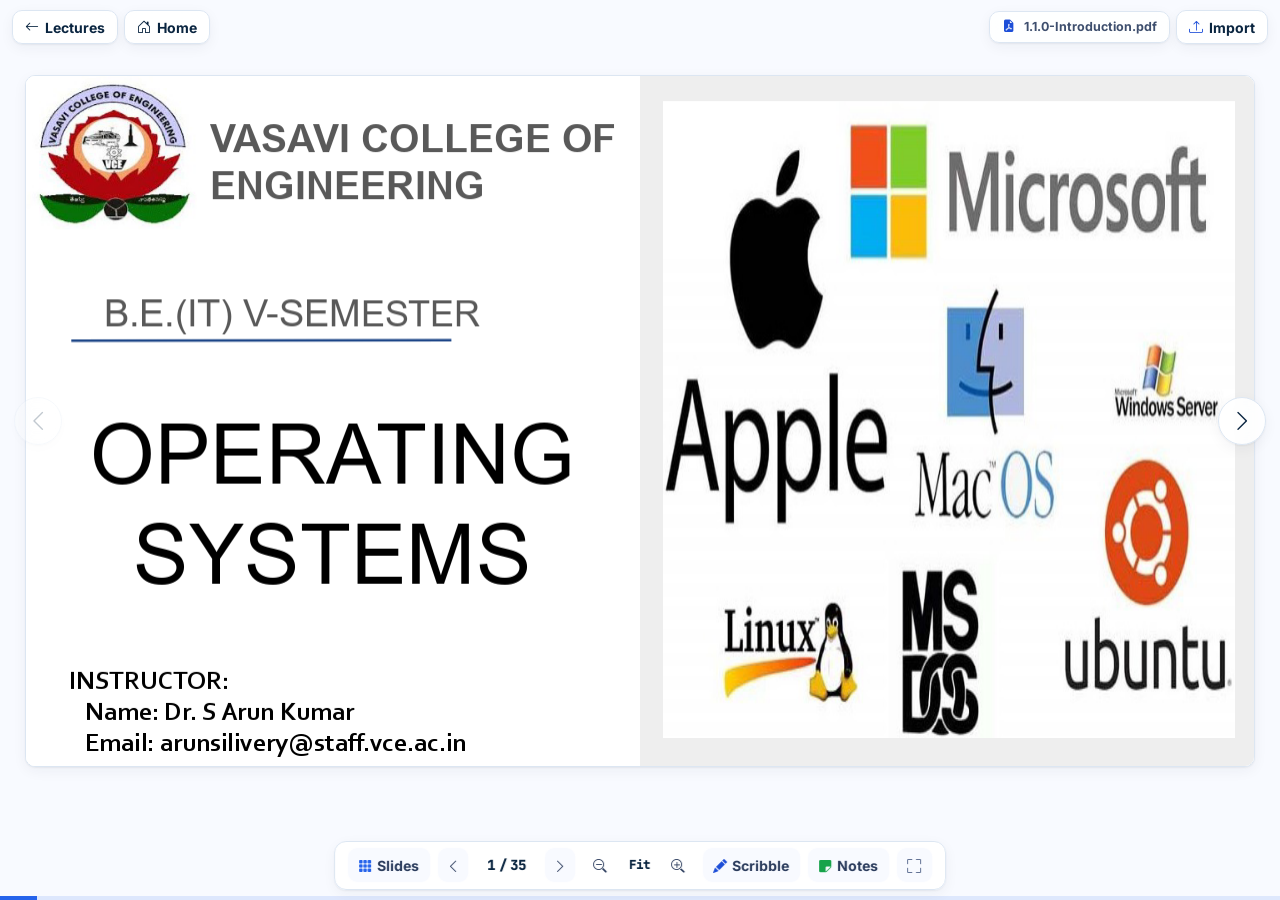
<file: lecture_notes.html>
<!DOCTYPE html>
<html lang="en">

<head>
    <meta charset="utf-8">
    <meta name="viewport" content="width=device-width, initial-scale=1.0, maximum-scale=1.0, user-scalable=no, viewport-fit=cover">
    <title>OS EduHub — Lecture 01 Slide Deck (1.1.0 Introduction)</title>

    <!-- Bootstrap 5 CSS -->
    <link href="vendor/bootstrap/bootstrap.min.css" rel="stylesheet">
    <link rel="stylesheet" href="design.css">
    <!-- Bootstrap Icons -->
    <link href="vendor/bootstrap-icons/bootstrap-icons.min.css" rel="stylesheet">
    <!-- Google Fonts: Inter & JetBrains Mono -->
    <link rel="preconnect" href="https://fonts.googleapis.com">
    <link rel="preconnect" href="https://fonts.gstatic.com" crossorigin>
    <link href="https://fonts.googleapis.com/css2?family=Inter:wght@400;500;600;700;800&family=JetBrains+Mono:wght@400;500;600;700" rel="stylesheet">

    <!-- PDF.js Engine & Worker -->
    <script src="vendor/pdfjs/pdf.min.js"></script>
    <script src="vendor/pdfjs/pdf.worker.min.js"></script>

    <!-- Pre-embedded PDF Data for instant zero-CORS file:// loading -->
    <script src="lecture/pdfData.js"></script>
    <script src="lecture/unit1_data.js"></script>
    <script src="lecture/unit2_data.js"></script>
    <script src="lecture/unit3_data.js"></script>
    <script src="lecture/unit4_data.js"></script>

    <style>
        :root {
            --clay-bg: #FFFFFF;
            --clay-surface: #ffffff;
            --clay-surface-soft: #F8FAFF;
            --primary-blue: #1E40AF;
            --primary-accent: #2563EB;
            --primary-light: #EFF6FF;
            --accent-pink: #2563EB;
            --accent-pink-soft: #EFF6FF;
            --accent-green: #16A34A;
            --accent-green-soft: #ECFDF5;
            --accent-amber: #2563EB;
            --text-dark: #081A30;
            --text-muted: #52648A;

            /* Tactile Clay Shadows */
            --clay-shadow-card: 0 1px 2px rgba(10, 37, 64, 0.06), 0 4px 14px rgba(10, 37, 64, 0.05);

            --clay-shadow-floating:
                0 10px 28px rgba(10, 37, 64, 0.16),
                0 2px 8px rgba(10, 37, 64, 0.08),
                inset 2px 2px 4px rgba(255, 255, 255, 0.9);
        }

        * {
            box-sizing: border-box;
            user-select: none;
            -webkit-user-select: none;
        }

        html, body {
            width: 100%;
            height: 100%;
            overflow: hidden;
            font-family: var(--font-sans);
            background-color: #F8FAFF;
            color: var(--text-dark);
            margin: 0;
            padding: 0;
            touch-action: pan-x pan-y;
        }

        /* Ambient Dynamic Light Orbs */





        /* Discreet Floating Corner Navigation Pills (Replacing bulky header) */
        .floating-pill-corner-left {
            position: fixed;
            top: 10px;
            left: 12px;
            z-index: 100;
            display: flex;
            align-items: center;
            gap: 0.4rem;
        }

        .floating-pill-corner-right {
            position: fixed;
            top: 10px;
            right: 12px;
            z-index: 100;
            display: flex;
            align-items: center;
            gap: 0.4rem;
        }

        .floating-pill-btn {
            background: rgba(255, 255, 255, 0.88);
            backdrop-filter: blur(12px);
            -webkit-backdrop-filter: blur(12px);
            border: 1px solid #DCE6F2;
            color: #0A2540;
            border-radius: 10px;
            padding: 0.35rem 0.75rem;
            font-size: 0.875rem;
            font-weight: 700;
            text-decoration: none;
            display: inline-flex;
            align-items: center;
            gap: 0.35rem;
            box-shadow: 0 1px 2px rgba(10, 37, 64, 0.06), 0 4px 14px rgba(10, 37, 64, 0.05);
            transition: all 0.25s cubic-bezier(0.2, 0, 0, 1);
            cursor: pointer;
        }

        .floating-pill-btn:hover {
            background: #ffffff;
            color: var(--primary-accent);
            transform: translateY(-2px);
            box-shadow: 0 1px 2px rgba(10, 37, 64, 0.06), 0 4px 14px rgba(10, 37, 64, 0.05);
        }

        .deck-badge-pill {
            background: rgba(255, 255, 255, 0.85);
            backdrop-filter: blur(12px);
            -webkit-backdrop-filter: blur(12px);
            border: 1px solid #DCE6F2;
            border-radius: 10px;
            padding: 0.35rem 0.75rem;
            font-size: 0.78rem;
            font-weight: 700;
            color: #3E4F6E;
            box-shadow: 0 1px 2px rgba(10, 37, 64, 0.06), 0 4px 14px rgba(10, 37, 64, 0.05);
            display: inline-flex;
            align-items: center;
            gap: 0.35rem;
        }

        /* Slide Stage Container: Maximized 100% full screen area */
        .stage-container {
            position: absolute;
            top: 0;
            bottom: 58px;
            left: 0;
            right: 0;
            display: flex;
            align-items: center;
            justify-content: center;
            padding: 10px;
            overflow: hidden;
            z-index: 10;
            cursor: default;
        }

        .stage-container.panning-active {
            cursor: grab;
        }
        .stage-container.panning-active:active {
            cursor: grabbing;
        }

        /* Slide Frame Card (Scales & transforms with Zoom & Pan) */
        .slide-frame-card {
            position: relative;
            background: #ffffff;
            border-radius: 10px;
            border: 1px solid #DCE6F2;
            box-shadow: 0 1px 2px rgba(10, 37, 64, 0.06), 0 4px 14px rgba(10, 37, 64, 0.05);
            overflow: hidden;
            display: flex;
            align-items: center;
            justify-content: center;
            transition: transform 0.08s ease-out;
            transform-origin: center center;
            will-change: transform;
        }

        /* Canvas Layers */
        #pdfCanvas {
            display: block;
            background: #ffffff;
            border-radius: 10px;
        }

        #scribbleCanvas {
            position: absolute;
            top: 0;
            left: 0;
            width: 100%;
            height: 100%;
            z-index: 15;
            cursor: default;
            pointer-events: none;
            border-radius: 10px;
        }

        #scribbleCanvas.drawing-active {
            pointer-events: auto;
            cursor: crosshair;
        }

        /* Slide Navigation Side Click Arrows */
        .nav-side-btn {
            position: absolute;
            top: 50%;
            transform: translateY(-50%);
            width: 48px;
            height: 48px;
            border-radius: 50%;
            background: rgba(255, 255, 255, 0.88);
            border: 1px solid #DCE6F2;
            color: #0A2540;
            font-size: 1.4rem;
            display: flex;
            align-items: center;
            justify-content: center;
            z-index: 30;
            box-shadow: 0 1px 2px rgba(10, 37, 64, 0.06), 0 4px 14px rgba(10, 37, 64, 0.05);
            transition: all 0.25s cubic-bezier(0.2, 0, 0, 1);
            cursor: pointer;
            backdrop-filter: blur(8px);
            -webkit-backdrop-filter: blur(8px);
        }

        .nav-side-btn:hover {
            background: #ffffff;
            color: var(--primary-accent);
            transform: translateY(-50%) scale(1.1);
            box-shadow: 0 1px 2px rgba(10, 37, 64, 0.06), 0 4px 14px rgba(10, 37, 64, 0.05);
        }

        .nav-side-btn:active {
            transform: translateY(-50%) scale(0.95);
        }

        .nav-side-btn.btn-prev {
            left: 14px;
        }

        .nav-side-btn.btn-next {
            right: 14px;
        }

        .nav-side-btn:disabled {
            opacity: 0.25;
            pointer-events: none;
        }

        /* Bottom Floating Action Bar */
        .bottom-action-bar {
            position: fixed;
            bottom: 10px;
            left: 50%;
            transform: translateX(-50%);
            z-index: 100;
            background: rgba(255, 255, 255, 0.94);
            backdrop-filter: blur(14px);
            -webkit-backdrop-filter: blur(14px);
            border: 1px solid #DCE6F2;
            box-shadow: 0 1px 2px rgba(10, 37, 64, 0.06), 0 4px 14px rgba(10, 37, 64, 0.05);
            border-radius: 12px;
            padding: 0.35rem 0.75rem;
            display: flex;
            align-items: center;
            gap: 0.4rem;
            transition: all 0.3s ease;
            max-width: 98vw;
        }

        .bottom-action-btn {
            background: #F8FAFF;
            border: 1px solid rgba(255, 255, 255, 0.85);
            color: #2A3B5C;
            border-radius: 10px;
            padding: 0.4rem 0.65rem;
            font-size: 0.875rem;
            font-weight: 700;
            display: inline-flex;
            align-items: center;
            justify-content: center;
            gap: 0.3rem;
            transition: all 0.2s cubic-bezier(0.2, 0, 0, 1);
            cursor: pointer;
            text-decoration: none;
        }

        .bottom-action-btn:hover {
            background: #ffffff;
            color: var(--primary-accent);
            transform: translateY(-2px);
            box-shadow: 0 1px 2px rgba(10, 37, 64, 0.06), 0 4px 14px rgba(10, 37, 64, 0.05);
        }

        .bottom-action-btn.active {
            background: #2563EB;
            color: white;
            box-shadow: 0 1px 2px rgba(10, 37, 64, 0.06), 0 4px 14px rgba(10, 37, 64, 0.05);
            border-color: transparent;
        }

        .slide-counter-pill {
            background: #FFFFFF;
            border-radius: 10px;
            padding: 0.35rem 0.75rem;
            font-weight: 800;
            font-family: var(--font-mono);
            font-size: 0.875rem;
            color: #0A2540;
            display: inline-flex;
            align-items: center;
            gap: 0.2rem;
            cursor: pointer;
            transition: all 0.2s ease;
            white-space: nowrap;
        }

        .slide-counter-pill:hover {
            background: #DCE6F2;
            color: var(--primary-accent);
        }

        /* Zoom Control Group */
        .zoom-control-group {
            display: inline-flex;
            align-items: center;
            background: #FFFFFF;
            border-radius: 10px;
            padding: 2px;
            gap: 1px;
        }

        .zoom-btn {
            background: transparent;
            border: none;
            color: #2A3B5C;
            border-radius: 8px;
            padding: 0.35rem 0.55rem;
            font-size: 0.875rem;
            font-weight: 700;
            display: inline-flex;
            align-items: center;
            justify-content: center;
            cursor: pointer;
            transition: all 0.15s ease;
        }

        .zoom-btn:hover {
            background: #ffffff;
            color: var(--primary-accent);
        }

        .zoom-label-btn {
            background: transparent;
            border: none;
            color: #0A2540;
            font-family: var(--font-mono);
            font-size: 0.78rem;
            font-weight: 800;
            padding: 0.35rem 0.45rem;
            min-width: 44px;
            text-align: center;
            cursor: pointer;
            border-radius: 8px;
        }

        .zoom-label-btn:hover {
            background: #ffffff;
            color: var(--primary-accent);
        }

        /* Scribble Floating Palette Bar */
        .scribble-palette-bar {
            position: fixed;
            bottom: 66px;
            left: 50%;
            transform: translateX(-50%);
            z-index: 120;
            background: #ffffff;
            border: 2px solid rgba(37, 99, 235, 0.25);
            border-radius: 10px;
            padding: 0.4rem 0.85rem;
            box-shadow: 0 1px 2px rgba(10, 37, 64, 0.06), 0 4px 14px rgba(10, 37, 64, 0.05);
            display: none;
            align-items: center;
            gap: 0.45rem;
            animation: slideUpPalette 0.25s ease-out;
            max-width: 96vw;
        }

        @keyframes slideUpPalette {
            from { opacity: 0; transform: translate(-50%, 15px); }
            to { opacity: 1; transform: translate(-50%, 0); }
        }

        .scribble-palette-bar.show {
            display: flex;
        }

        .action-tool-btn {
            background: #F8FAFF;
            border: none;
            color: #3E4F6E;
            width: 34px;
            height: 34px;
            border-radius: 8px;
            display: inline-flex;
            align-items: center;
            justify-content: center;
            font-size: 0.875rem;
            transition: all 0.2s ease;
            cursor: pointer;
        }

        .action-tool-btn:hover {
            background: #DCE6F2;
            color: var(--primary-accent);
            transform: translateY(-2px);
        }

        .action-tool-btn.active {
            background: #2563EB;
            color: white;
            box-shadow: 0 1px 2px rgba(10, 37, 64, 0.06), 0 4px 14px rgba(10, 37, 64, 0.05);
        }

        .color-dot-btn {
            width: 22px;
            height: 22px;
            border-radius: 50%;
            display: inline-block;
            cursor: pointer;
            border: 2px solid #ffffff;
            box-shadow: 0 1px 2px rgba(10, 37, 64, 0.06), 0 4px 14px rgba(10, 37, 64, 0.05);
            transition: transform 0.2s ease;
        }

        .color-dot-btn:hover {
            transform: scale(1.2);
        }

        .color-dot-btn.active {
            transform: scale(1.25);
            box-shadow: 0 0 0 3px var(--primary-accent);
        }

        /* Study Notes Drawer */
        .notes-drawer {
            position: fixed;
            top: 0;
            right: -460px;
            width: 420px;
            max-width: 92vw;
            height: 100vh;
            background: #ffffff;
            z-index: 200;
            box-shadow: 0 1px 2px rgba(10, 37, 64, 0.06), 0 4px 14px rgba(10, 37, 64, 0.05);
            transition: right 0.35s cubic-bezier(0.2, 0, 0, 1);
            display: flex;
            flex-direction: column;
            padding: 1.25rem;
        }

        .notes-drawer.open {
            right: 0;
        }

        .notes-textarea-box {
            width: 100%;
            flex-grow: 1;
            border: 2px solid #DCE6F2;
            border-radius: 10px;
            padding: 1rem;
            font-family: var(--font-sans);
            font-size: 0.875rem;
            line-height: 1.6;
            color: var(--text-dark);
            background: #F8FAFF;
            resize: none;
            outline: none;
            margin-top: 0.75rem;
            user-select: text;
            -webkit-user-select: text;
        }

        .notes-textarea-box:focus {
            border-color: var(--primary-accent);
            background: #ffffff;
        }

        /* Slide Outline / Thumbnails Drawer */
        .menu-drawer {
            position: fixed;
            top: 0;
            left: -420px;
            width: 380px;
            max-width: 90vw;
            height: 100vh;
            background: #ffffff;
            z-index: 200;
            box-shadow: 0 1px 2px rgba(10, 37, 64, 0.06), 0 4px 14px rgba(10, 37, 64, 0.05);
            transition: left 0.35s cubic-bezier(0.2, 0, 0, 1);
            display: flex;
            flex-direction: column;
            padding: 1.25rem;
        }

        .menu-drawer.open {
            left: 0;
        }

        .thumbnail-scroll-grid {
            flex-grow: 1;
            overflow-y: auto;
            display: flex;
            flex-direction: column;
            gap: 0.85rem;
            padding-right: 0.25rem;
            margin-top: 0.75rem;
        }

        .thumb-card {
            background: #F8FAFF;
            border: 2px solid #DCE6F2;
            border-radius: 10px;
            padding: 0.75rem;
            cursor: pointer;
            transition: all 0.2s ease;
        }

        .thumb-card:hover {
            border-color: var(--primary-accent);
            background: #ffffff;
            transform: translateX(4px);
            box-shadow: 0 1px 2px rgba(10, 37, 64, 0.06), 0 4px 14px rgba(10, 37, 64, 0.05);
        }

        .thumb-card.active {
            border-color: var(--primary-accent);
            background: #EFF6FF;
            box-shadow: 0 1px 2px rgba(10, 37, 64, 0.06), 0 4px 14px rgba(10, 37, 64, 0.05);
        }

        .thumb-canvas-box {
            width: 100%;
            height: 120px;
            background: #ffffff;
            border-radius: 8px;
            overflow: hidden;
            display: flex;
            align-items: center;
            justify-content: center;
            border: 1px solid #DCE6F2;
        }

        .thumb-canvas-box canvas {
            max-width: 100%;
            max-height: 100%;
            display: block;
        }

        /* Backdrop */
        .drawer-backdrop {
            position: fixed;
            top: 0;
            left: 0;
            width: 100vw;
            height: 100vh;
            background: rgba(8, 26, 48, 0.35);
            backdrop-filter: blur(4px);
            -webkit-backdrop-filter: blur(4px);
            z-index: 190;
            display: none;
        }

        .drawer-backdrop.show {
            display: block;
        }

        /* Global Progress Bar */
        .progress-bar-container {
            position: fixed;
            bottom: 0;
            left: 0;
            width: 100vw;
            height: 4px;
            background: rgba(37, 99, 235, 0.12);
            z-index: 100;
        }

        .progress-bar-fill {
            height: 100%;
            width: 0%;
            background: #2563EB;
            transition: width 0.3s ease;
        }

        /* Loading Spinner */
        .loading-overlay {
            position: absolute;
            top: 0;
            left: 0;
            width: 100%;
            height: 100%;
            background: rgba(255, 255, 255, 0.88);
            display: flex;
            flex-direction: column;
            align-items: center;
            justify-content: center;
            z-index: 40;
            border-radius: 10px;
            opacity: 0;
            pointer-events: none;
            transition: opacity 0.2s ease;
        }

        .loading-overlay.active {
            opacity: 1;
            pointer-events: auto;
        }

        /* Tag Chip */
        .tag-insert-chip {
            background: #F8FAFF;
            border: 1px solid #DCE6F2;
            color: #3E4F6E;
            font-size: 0.78rem;
            font-weight: 700;
            padding: 0.25rem 0.65rem;
            border-radius: 8px;
            cursor: pointer;
            transition: all 0.2s ease;
        }

        .tag-insert-chip:hover {
            background: #DCE6F2;
            color: var(--primary-accent);
        }

        /* Jump Modal */
        .jump-input-box {
            font-size: 2rem;
            font-weight: 800;
            text-align: center;
            border: 2px solid #DCE6F2;
            border-radius: 10px;
            width: 120px;
            padding: 0.5rem;
            outline: none;
            font-family: var(--font-mono);
        }

        .jump-input-box:focus {
            border-color: var(--primary-accent);
        }

        /* ======================================================== */
        /* RESPONSIVE DESIGN: MOBILE HORIZONTAL (LANDSCAPE)         */
        /* ======================================================== */
        @media (max-height: 520px) {
            .stage-container {
                top: 0;
                bottom: 46px;
                padding: 4px 6px;
            }
            .floating-pill-corner-left, .floating-pill-corner-right {
                top: 6px;
                gap: 0.25rem;
            }
            .floating-pill-btn {
                padding: 0.25rem 0.55rem;
                font-size: 0.75rem;
                border-radius: 8px;
            }
            .deck-badge-pill {
                display: none !important;
            }
            .nav-side-btn {
                width: 34px;
                height: 34px;
                font-size: 1rem;
            }
            .nav-side-btn.btn-prev { left: 6px; }
            .nav-side-btn.btn-next { right: 6px; }

            .bottom-action-bar {
                bottom: 5px;
                padding: 0.25rem 0.55rem;
                gap: 0.25rem;
                border-radius: 10px;
            }
            .bottom-action-btn {
                padding: 0.25rem 0.45rem;
                font-size: 0.78rem;
                border-radius: 8px;
            }
            .bottom-action-btn span {
                display: none !important;
            }
            .slide-counter-pill {
                padding: 0.2rem 0.5rem;
                font-size: 0.75rem;
            }
            .zoom-btn {
                padding: 0.25rem 0.4rem;
                font-size: 0.75rem;
            }
            .zoom-label-btn {
                font-size: 0.7rem;
                min-width: 36px;
                padding: 0.25rem 0.35rem;
            }
            .scribble-palette-bar {
                bottom: 48px;
                padding: 0.25rem 0.6rem;
                gap: 0.35rem;
            }
            .action-tool-btn {
                width: 28px;
                height: 28px;
                font-size: 0.8rem;
            }
            .color-dot-btn {
                width: 18px;
                height: 18px;
            }
            .menu-drawer, .notes-drawer {
                width: min(340px, 85vw);
                padding: 0.85rem;
            }
        }

        /* ======================================================== */
        /* RESPONSIVE DESIGN: MOBILE VERTICAL (PORTRAIT)           */
        /* ======================================================== */
        @media (max-width: 575.98px) {
            .stage-container {
                top: 0;
                bottom: 54px;
                padding: 6px;
            }
            .floating-pill-corner-left, .floating-pill-corner-right {
                top: 8px;
            }
            .floating-pill-btn {
                padding: 0.3rem 0.6rem;
                font-size: 0.8rem;
                border-radius: 10px;
            }
            .deck-badge-pill {
                display: none !important;
            }
            .nav-side-btn {
                width: 38px;
                height: 38px;
                font-size: 1.1rem;
                opacity: 0.85;
            }
            .nav-side-btn.btn-prev { left: 6px; }
            .nav-side-btn.btn-next { right: 6px; }

            .bottom-action-bar {
                bottom: 8px;
                width: calc(100vw - 16px);
                max-width: 100vw;
                padding: 0.3rem 0.45rem;
                gap: 0.2rem;
                justify-content: space-between;
                border-radius: 10px;
                overflow-x: auto;
                -webkit-overflow-scrolling: touch;
            }
            .bottom-action-bar::-webkit-scrollbar {
                display: none;
            }
            .bottom-action-btn {
                padding: 0.3rem 0.45rem;
                font-size: 0.8rem;
                border-radius: 8px;
                flex-shrink: 0;
            }
            .bottom-action-btn span {
                display: none !important;
            }
            .slide-counter-pill {
                padding: 0.25rem 0.5rem;
                font-size: 0.78rem;
                flex-shrink: 0;
            }
            .zoom-btn {
                padding: 0.25rem 0.4rem;
                font-size: 0.75rem;
            }
            .zoom-label-btn {
                font-size: 0.7rem;
                min-width: 36px;
                padding: 0.25rem 0.3rem;
            }
            .scribble-palette-bar {
                bottom: 60px;
                width: calc(100vw - 20px);
                padding: 0.35rem 0.55rem;
                gap: 0.35rem;
                justify-content: center;
                flex-wrap: wrap;
            }
            .menu-drawer, .notes-drawer {
                width: 92vw;
                padding: 1rem;
            }
        }
    </style>
</head>

<body>
    <!-- Ambient Background Light Orbs -->
    <!-- Backdrop for Drawers -->
    <div class="drawer-backdrop" id="drawerBackdrop"></div>

    <!-- ============================================== -->
    <!-- FLOATING CORNER BUTTONS (No bulky top bar)     -->
    <!-- ============================================== -->
    <div class="floating-pill-corner-left">
        <a href="lectures.html" class="floating-pill-btn" title="Back to Lectures Overview">
            <i class="bi bi-arrow-left"></i> <span>Lectures</span>
        </a>
        <a href="index.html" class="floating-pill-btn" title="Back to OS EduHub Home">
            <i class="bi bi-house-door"></i> <span class="d-none d-sm-inline">Home</span>
        </a>
    </div>

    <div class="floating-pill-corner-right">
        <span class="deck-badge-pill d-none d-md-inline-flex" id="deckLabelBadge">
            <i class="bi bi-file-earmark-pdf-fill text-danger me-1"></i> 1.1.0-Introduction.pdf
        </span>
        <label class="floating-pill-btn mb-0" style="cursor: pointer;" title="Import PDF notes">
            <i class="bi bi-upload text-danger"></i> <span class="d-none d-sm-inline">Import</span>
            <input type="file" id="pdfFileInput" accept="application/pdf" style="display: none;">
        </label>
    </div>

    <!-- ============================================== -->
    <!-- SLIDE STAGE & CANVAS DISPLAY (Full Height)     -->
    <!-- ============================================== -->
    <div class="stage-container" id="stageContainer">
        <!-- Floating Left Navigation Arrow -->
        <button class="nav-side-btn btn-prev" id="btnPrevSlide" title="Previous Slide (Left Arrow / Swipe Right)">
            <i class="bi bi-chevron-left"></i>
        </button>

        <!-- Slide Frame Card -->
        <div class="slide-frame-card" id="slideFrameCard">
            <!-- Loading Indicator -->
            <div class="loading-overlay" id="loadingOverlay">
                <div class="spinner-border text-primary mb-2" role="status"></div>
                <div class="small fw-bold text-muted" id="loadingLabel">Rendering Slide...</div>
            </div>

            <!-- PDF Page Canvas Layer -->
            <canvas id="pdfCanvas"></canvas>

            <!-- Live Scribble Overlay Canvas Layer -->
            <canvas id="scribbleCanvas"></canvas>
        </div>

        <!-- Floating Right Navigation Arrow -->
        <button class="nav-side-btn btn-next" id="btnNextSlide" title="Next Slide (Right Arrow / Space / Swipe Left)">
            <i class="bi bi-chevron-right"></i>
        </button>
    </div>

    <!-- ============================================== -->
    <!-- FLOATING SCRIBBLE PALETTE TOOLBAR              -->
    <!-- ============================================== -->
    <div class="scribble-palette-bar" id="scribblePaletteBar">
        <span class="small fw-bold text-muted me-1 d-none d-sm-inline"><i class="bi bi-palette2 text-primary me-1"></i>Tools:</span>
        <button class="action-tool-btn active" id="toolPen" title="Pen"><i class="bi bi-pen"></i></button>
        <button class="action-tool-btn" id="toolHighlighter" title="Highlighter"><i class="bi bi-highlighter"></i></button>
        <button class="action-tool-btn" id="toolEraser" title="Eraser"><i class="bi bi-eraser"></i></button>

        <!-- Stroke Width Selectors -->
        <div class="btn-group btn-group-sm mx-1" role="group">
            <button type="button" class="btn btn-outline-secondary py-0 px-2 fw-bold active" id="strokeSizeThin" title="Thin">S</button>
            <button type="button" class="btn btn-outline-secondary py-0 px-2 fw-bold" id="strokeSizeMed" title="Medium">M</button>
            <button type="button" class="btn btn-outline-secondary py-0 px-2 fw-bold" id="strokeSizeThick" title="Thick">L</button>
        </div>

        <!-- Color Palette -->
        <div class="d-flex align-items-center gap-1 mx-1">
            <span class="color-dot-btn active" data-color="#2563EB" style="background: #2563EB;" title="Cornflower Blue"></span>
            <span class="color-dot-btn" data-color="#2563EB" style="background: #2563EB;" title="Pastel Rose"></span>
            <span class="color-dot-btn" data-color="#16A34A" style="background: #16A34A;" title="Mint Green"></span>
            <span class="color-dot-btn" data-color="#2563EB" style="background: #2563EB;" title="Amber Yellow"></span>
            <span class="color-dot-btn" data-color="#081A30" style="background: #081A30;" title="Dark Ink"></span>
            <span class="color-dot-btn" data-color="#ffffff" style="background: #ffffff; border: 1px solid #C7D6EE;" title="White Chalk"></span>
        </div>

        <button class="action-tool-btn text-danger" id="btnClearScribbles" title="Clear page annotations"><i class="bi bi-trash3"></i></button>
        <button class="action-tool-btn text-success" id="btnDownloadAnnotated" title="Download annotated slide PNG"><i class="bi bi-download"></i></button>
        <button class="action-tool-btn text-secondary" id="btnCloseScribble" title="Close scribble mode"><i class="bi bi-x-lg"></i></button>
    </div>

    <!-- ============================================== -->
    <!-- BOTTOM FLOATING ACTION BAR                     -->
    <!-- ============================================== -->
    <div class="bottom-action-bar">
        <!-- 1. Slide Outline Menu -->
        <button class="bottom-action-btn" id="btnToggleMenu" title="Slide Outline & Thumbnails (M)">
            <i class="bi bi-grid-3x3-gap-fill text-primary"></i> <span>Slides</span>
        </button>

        <!-- 2. Prev Slide Button -->
        <button class="bottom-action-btn px-2" id="btnBottomPrev" title="Previous Slide (←)">
            <i class="bi bi-chevron-left"></i>
        </button>

        <!-- 3. Slide Counter Pill -->
        <div class="slide-counter-pill" id="slideCounterPill" title="Click to jump to a slide">
            <span id="currentSlideNum">1</span> / <span id="totalSlidesNum">35</span>
        </div>

        <!-- 4. Next Slide Button -->
        <button class="bottom-action-btn px-2" id="btnBottomNext" title="Next Slide (→ / Space)">
            <i class="bi bi-chevron-right"></i>
        </button>

        <!-- 5. Interactive Zoom Controls Group -->
        <div class="zoom-control-group">
            <button class="zoom-btn" id="btnZoomOut" title="Zoom Out (-)">
                <i class="bi bi-zoom-out"></i>
            </button>
            <button class="zoom-label-btn" id="btnZoomReset" title="Reset to Fit (0)">
                <span id="zoomLevelLabel">Fit</span>
            </button>
            <button class="zoom-btn" id="btnZoomIn" title="Zoom In (+)">
                <i class="bi bi-zoom-in"></i>
            </button>
        </div>

        <!-- 6. Chalkboard / Live Scribble -->
        <button class="bottom-action-btn" id="btnToggleScribble" title="Live Scribble Canvas (C)">
            <i class="bi bi-pencil-fill text-danger"></i> <span>Scribble</span>
        </button>

        <!-- 7. Study Notes Drawer -->
        <button class="bottom-action-btn" id="btnToggleNotes" title="Study Notes (N)">
            <i class="bi bi-sticky-fill text-success"></i> <span>Notes</span>
        </button>

        <!-- 8. Fullscreen -->
        <button class="bottom-action-btn" id="btnToggleFullscreen" title="Toggle Fullscreen (F)">
            <i class="bi bi-fullscreen text-secondary"></i>
        </button>
    </div>

    <!-- Global Progress Bar at Bottom Screen Edge -->
    <div class="progress-bar-container">
        <div class="progress-bar-fill" id="progressBarFill"></div>
    </div>

    <!-- ============================================== -->
    <!-- SLIDE OUTLINE / THUMBNAILS DRAWER              -->
    <!-- ============================================== -->
    <div class="menu-drawer" id="slideMenuDrawer">
        <div class="d-flex align-items-center justify-content-between pb-3 border-bottom">
            <div class="d-flex align-items-center gap-2">
                <i class="bi bi-grid-3x3-gap-fill text-primary fs-5"></i>
                <h5 class="fw-bold mb-0">Slide Outline</h5>
            </div>
            <button class="btn btn-sm btn-light rounded-circle" id="btnCloseMenu"><i class="bi bi-x-lg"></i></button>
        </div>

        <div class="thumbnail-scroll-grid" id="thumbnailList">
            <!-- Dynamically populated page thumbnails -->
        </div>
    </div>

    <!-- ============================================== -->
    <!-- STUDY NOTES DRAWER                             -->
    <!-- ============================================== -->
    <div class="notes-drawer" id="notesDrawer">
        <div class="d-flex align-items-center justify-content-between pb-3 border-bottom">
            <div class="d-flex align-items-center gap-2">
                <i class="bi bi-journal-text text-primary fs-5"></i>
                <h5 class="fw-bold mb-0">Study Notes</h5>
            </div>
            <button class="btn btn-sm btn-light rounded-circle" id="btnCloseNotes"><i class="bi bi-x-lg"></i></button>
        </div>

        <!-- Note Scope Tabs -->
        <div class="d-flex gap-2 mt-3">
            <button class="btn btn-sm btn-primary rounded-pill px-3 fw-bold active" id="tabSlideNotes">
                <i class="bi bi-bookmark-fill me-1"></i> Slide <span id="notesSlideNumberLabel">1</span>
            </button>
            <button class="btn btn-sm btn-light rounded-pill px-3 fw-bold text-muted" id="tabGlobalNotes">
                <i class="bi bi-collection me-1"></i> Entire Deck
            </button>
        </div>

        <!-- Quick Tags -->
        <div class="d-flex flex-wrap gap-1 mt-3">
            <span class="tag-insert-chip" data-tag="📌 [Key Point]: ">+ Key Point</span>
            <span class="tag-insert-chip" data-tag="💡 [Exam Tip]: ">+ Exam Tip</span>
            <span class="tag-insert-chip" data-tag="❓ [Question]: ">+ Question</span>
            <span class="tag-insert-chip" data-tag="• ">+ Bullet</span>
        </div>

        <!-- Notes Textarea -->
        <textarea class="notes-textarea-box" id="studyNotesArea" placeholder="Type personal study notes for this slide... (Auto-saved)"></textarea>

        <!-- Notes Footer Tools -->
        <div class="pt-3 border-top mt-3">
            <div class="d-flex align-items-center justify-content-between mb-2">
                <span class="small text-muted" id="notesStatusLabel"><i class="bi bi-check-circle-fill text-success me-1"></i>Saved</span>
                <span class="small text-muted font-monospace" id="notesWordCountLabel">0 words &bull; 0 chars</span>
            </div>
            <div class="d-flex gap-2">
                <button class="btn btn-sm btn-outline-primary rounded-pill flex-grow-1" id="btnExportNotesMd">
                    <i class="bi bi-markdown me-1"></i> .md
                </button>
                <button class="btn btn-sm btn-outline-secondary rounded-pill flex-grow-1" id="btnExportNotesTxt">
                    <i class="bi bi-file-earmark-text me-1"></i> .txt
                </button>
                <button class="btn btn-sm btn-outline-danger rounded-pill" id="btnClearNotes" title="Clear notes">
                    <i class="bi bi-trash3"></i>
                </button>
            </div>
        </div>
    </div>

    <!-- ============================================== -->
    <!-- QUICK JUMP MODAL                               -->
    <!-- ============================================== -->
    <div class="modal fade" id="jumpModal" tabindex="-1" aria-hidden="true">
        <div class="modal-dialog modal-dialog-centered modal-sm">
            <div class="modal-content rounded-4 border-0 shadow-lg p-3 text-center">
                <h6 class="fw-bold mb-3">Jump to Slide</h6>
                <div class="d-flex align-items-center justify-content-center gap-2 mb-3">
                    <input type="number" class="jump-input-box" id="jumpPageInput" min="1" max="35" value="1">
                    <span class="fs-4 text-muted fw-bold">/ <span id="jumpMaxPageLabel">35</span></span>
                </div>
                <div class="d-flex gap-2">
                    <button type="button" class="btn btn-light rounded-pill flex-grow-1 fw-bold" data-bs-dismiss="modal">Cancel</button>
                    <button type="button" class="btn btn-primary rounded-pill flex-grow-1 fw-bold" id="btnConfirmJump">Jump</button>
                </div>
            </div>
        </div>
    </div>

    <!-- Bootstrap 5 JS -->
    <script src="vendor/bootstrap/bootstrap.bundle.min.js"></script>

    <!-- ============================================== -->
    <!-- SLIDE DECK ENGINE JAVASCRIPT                   -->
    <!-- ============================================== -->
    <script>
        // PDF.js Worker Configuration
        // On file:// origins, use the pre-loaded main thread message handler to bypass browser worker restrictions
        if (window.pdfjsWorker && window.pdfjsWorker.WorkerMessageHandler) {
            try {
                pdfjsLib.PDFWorker._mainThreadWorkerMessageHandler = window.pdfjsWorker.WorkerMessageHandler;
            } catch (e) {}
        }
        if (window.location.protocol === 'file:') {
            pdfjsLib.GlobalWorkerOptions.workerSrc = '';
        } else {
            pdfjsLib.GlobalWorkerOptions.workerSrc = 'vendor/pdfjs/pdf.worker.min.js';
        }

        // Core Presentation State
        let pdfDoc = null;
        let currentPage = 1;
        let totalPages = 35;
        let isRendering = false;
        let renderPendingPage = null;

        // Interactive Zoom & Pan State
        let userZoom = 1.0;
        let panX = 0;
        let panY = 0;
        const MIN_ZOOM = 0.5;
        const MAX_ZOOM = 3.5;
        const ZOOM_STEP = 0.25;

        let isPanning = false;
        let startPanX = 0;
        let startPanY = 0;
        let initialPinchDist = null;
        let initialZoom = 1.0;

        // Touch Swipe State
        let touchStartX = 0;
        let touchStartY = 0;

        // Scribble State
        let isScribbleActive = false;
        let currentTool = 'pen'; // 'pen', 'highlighter', 'eraser'
        let currentColor = '#2563EB';
        let strokeSize = 3;
        let isDrawing = false;
        let lastX = 0;
        let lastY = 0;

        // Notes State
        let currentNoteScope = 'slide';

        // DOM Elements
        const stageContainer = document.getElementById('stageContainer');
        const slideFrameCard = document.getElementById('slideFrameCard');
        const pdfCanvas = document.getElementById('pdfCanvas');
        const pdfCtx = pdfCanvas.getContext('2d');
        const scribbleCanvas = document.getElementById('scribbleCanvas');
        const scribbleCtx = scribbleCanvas.getContext('2d');
        const loadingOverlay = document.getElementById('loadingOverlay');
        const loadingLabel = document.getElementById('loadingLabel');

        const currentSlideNum = document.getElementById('currentSlideNum');
        const totalSlidesNum = document.getElementById('totalSlidesNum');
        const progressBarFill = document.getElementById('progressBarFill');
        const btnPrevSlide = document.getElementById('btnPrevSlide');
        const btnNextSlide = document.getElementById('btnNextSlide');
        const btnBottomPrev = document.getElementById('btnBottomPrev');
        const btnBottomNext = document.getElementById('btnBottomNext');

        const btnZoomIn = document.getElementById('btnZoomIn');
        const btnZoomOut = document.getElementById('btnZoomOut');
        const btnZoomReset = document.getElementById('btnZoomReset');
        const zoomLevelLabel = document.getElementById('zoomLevelLabel');

        const scribblePaletteBar = document.getElementById('scribblePaletteBar');
        const btnToggleScribble = document.getElementById('btnToggleScribble');
        const btnToggleMenu = document.getElementById('btnToggleMenu');
        const btnToggleNotes = document.getElementById('btnToggleNotes');
        const slideMenuDrawer = document.getElementById('slideMenuDrawer');
        const notesDrawer = document.getElementById('notesDrawer');
        const drawerBackdrop = document.getElementById('drawerBackdrop');
        const studyNotesArea = document.getElementById('studyNotesArea');
        const notesSlideNumberLabel = document.getElementById('notesSlideNumberLabel');
        const jumpModal = new bootstrap.Modal(document.getElementById('jumpModal'));

        // Initialize Engine
        window.addEventListener('DOMContentLoaded', () => {
            initPdfDeck();
            setupEventListeners();
            setupZoomAndPan();
            setupScribbleCanvas();
        });

        let activePdfName = '1.1.0-Introduction.pdf';

        function getStorageKey(prefix, pageNum) {
            const safeName = (activePdfName || 'default').replace(/[^a-zA-Z0-9]/g, '_');
            return `os_pdf_${prefix}_${safeName}_p${pageNum}`;
        }

        // 1. PDF Loading Engine (Triple-Robust: Pre-embedded Base64 -> Direct Fetch -> File Upload fallback)
        async function initPdfDeck() {
            showLoading("Loading Lecture Slides...");
            try {
                const urlParams = new URLSearchParams(window.location.search);
                let targetParam = urlParams.get('file') || urlParams.get('pdf') || '1.1.0-Introduction.pdf';
                activePdfName = decodeURIComponent(targetParam).split('/').pop().split('\\').pop();

                const badge = document.getElementById('deckLabelBadge');
                if (badge) badge.innerHTML = `<i class="bi bi-file-earmark-pdf-fill text-danger me-1"></i> ${activePdfName}`;
                document.title = `OS EduHub — ${activePdfName.replace('.pdf', '')}`;

                // Determine unit folder for HTTP fetch fallback
                let unitFolder = 'unit-1';
                if (activePdfName.startsWith('2.') || targetParam.includes('unit-2')) unitFolder = 'unit-2';
                else if (activePdfName.startsWith('3.') || targetParam.includes('unit-3')) unitFolder = 'unit-3';
                else if (activePdfName.startsWith('4.') || targetParam.includes('unit-4')) unitFolder = 'unit-4';

                // Strategy A: Pre-embedded Base64 (zero-CORS file:// offline compatibility)
                const allData = window.ALL_PDF_DATA || {};
                const u1Data = window.UNIT1_PDF_DATA || {};
                const u2Data = window.UNIT2_PDF_DATA || {};
                const u3Data = window.UNIT3_PDF_DATA || {};
                const u4Data = window.UNIT4_PDF_DATA || {};
                const b64Data = allData[activePdfName] || u1Data[activePdfName] || u2Data[activePdfName] || u3Data[activePdfName] || u4Data[activePdfName];

                if (b64Data) {
                    const binaryString = atob(b64Data);
                    const len = binaryString.length;
                    const bytes = new Uint8Array(len);
                    for (let i = 0; i < len; i++) {
                        bytes[i] = binaryString.charCodeAt(i);
                    }
                    pdfDoc = await pdfjsLib.getDocument({ data: bytes }).promise;
                } else if (window.DEFAULT_PDF_BASE64 && activePdfName === '1.1.0-Introduction.pdf') {
                    const binaryString = atob(window.DEFAULT_PDF_BASE64);
                    const len = binaryString.length;
                    const bytes = new Uint8Array(len);
                    for (let i = 0; i < len; i++) {
                        bytes[i] = binaryString.charCodeAt(i);
                    }
                    pdfDoc = await pdfjsLib.getDocument({ data: bytes }).promise;
                } else {
                    // Strategy B: Direct Fetch from relative path (when served over HTTP/HTTPS)
                    pdfDoc = await pdfjsLib.getDocument(`lecture/${unitFolder}/${activePdfName}`).promise;
                }

                totalPages = pdfDoc.numPages;
                totalSlidesNum.textContent = totalPages;
                document.getElementById('jumpMaxPageLabel').textContent = totalPages;
                document.getElementById('jumpPageInput').max = totalPages;

                renderSlide(currentPage);
                generateThumbnails();
            } catch (err) {
                console.warn("Auto-load failed, trying fallback:", err);
                try {
                    if (window.DEFAULT_PDF_BASE64) {
                        activePdfName = '1.1.0-Introduction.pdf';
                        const binaryString = atob(window.DEFAULT_PDF_BASE64);
                        const bytes = new Uint8Array(binaryString.length);
                        for (let i = 0; i < binaryString.length; i++) bytes[i] = binaryString.charCodeAt(i);
                        pdfDoc = await pdfjsLib.getDocument({ data: bytes }).promise;
                        totalPages = pdfDoc.numPages;
                        totalSlidesNum.textContent = totalPages;
                        renderSlide(1);
                        generateThumbnails();
                        return;
                    }
                } catch (e2) {}
                hideLoading();
                loadingLabel.textContent = "Please select or drop PDF file";
                showLoading("Upload / Import PDF to start");
            }
        }

        // Custom File Upload
        document.getElementById('pdfFileInput').addEventListener('change', async (e) => {
            const file = e.target.files[0];
            if (!file) return;
            loadPdfFromFile(file);
        });

        // Drag and drop PDF onto stage
        window.addEventListener('dragover', (e) => e.preventDefault());
        window.addEventListener('drop', (e) => {
            e.preventDefault();
            if (e.dataTransfer.files && e.dataTransfer.files[0]) {
                const file = e.dataTransfer.files[0];
                if (file.name.endsWith('.pdf')) {
                    loadPdfFromFile(file);
                }
            }
        });

        async function loadPdfFromFile(file) {
            showLoading(`Loading ${file.name}...`);
            const reader = new FileReader();
            reader.onload = async function() {
                try {
                    const typedarray = new Uint8Array(this.result);
                    pdfDoc = await pdfjsLib.getDocument({ data: typedarray }).promise;
                    activePdfName = file.name;
                    totalPages = pdfDoc.numPages;
                    totalSlidesNum.textContent = totalPages;
                    document.getElementById('jumpMaxPageLabel').textContent = totalPages;
                    document.getElementById('jumpPageInput').max = totalPages;
                    const badge = document.getElementById('deckLabelBadge');
                    if (badge) badge.innerHTML = `<i class="bi bi-file-earmark-pdf-fill text-danger me-1"></i> ${file.name}`;
                    document.title = `OS EduHub — ${file.name.replace('.pdf', '')}`;
                    currentPage = 1;
                    resetZoom();
                    renderSlide(1);
                    generateThumbnails();
                } catch (err) {
                    alert("Error loading PDF: " + err.message);
                    hideLoading();
                }
            };
            reader.readAsArrayBuffer(file);
        }

        // 2. High-DPI Crisp Slide Renderer (Mobile Responsive: Vertical & Horizontal)
        async function renderSlide(num) {
            if (isRendering) {
                renderPendingPage = num;
                return;
            }
            if (!pdfDoc || num < 1 || num > totalPages) return;

            isRendering = true;
            showLoading(`Rendering Slide ${num}...`);

            // Save active scribble strokes before switching away
            saveScribbleStrokes(currentPage);

            currentPage = num;
            currentSlideNum.textContent = currentPage;
            notesSlideNumberLabel.textContent = currentPage;
            updateProgressBar();

            btnPrevSlide.disabled = (currentPage === 1);
            btnNextSlide.disabled = (currentPage === totalPages);
            btnBottomPrev.disabled = (currentPage === 1);
            btnBottomNext.disabled = (currentPage === totalPages);

            try {
                const page = await pdfDoc.getPage(num);
                const unscaledViewport = page.getViewport({ scale: 1.0 });

                // Responsive sizing calculations (Mobile horizontal & vertical)
                const isMobile = window.innerWidth < 768;
                const isLandscape = window.innerHeight < 520;

                const paddingX = isMobile ? (isLandscape ? 12 : 12) : 50;
                const paddingY = isMobile ? (isLandscape ? 8 : 16) : 30;

                const availW = Math.max(280, stageContainer.clientWidth - paddingX);
                const availH = Math.max(200, stageContainer.clientHeight - paddingY);

                // Fit slide within viewport aspect ratio
                const scale = Math.min(availW / unscaledViewport.width, availH / unscaledViewport.height);

                const dpr = Math.min(window.devicePixelRatio || 1, 2.5); // Retina sharpness
                const viewport = page.getViewport({ scale: scale * dpr });

                const displayW = Math.round(viewport.width / dpr);
                const displayH = Math.round(viewport.height / dpr);

                pdfCanvas.width = viewport.width;
                pdfCanvas.height = viewport.height;
                pdfCanvas.style.width = `${displayW}px`;
                pdfCanvas.style.height = `${displayH}px`;

                scribbleCanvas.width = viewport.width;
                scribbleCanvas.height = viewport.height;
                scribbleCanvas.style.width = `${displayW}px`;
                scribbleCanvas.style.height = `${displayH}px`;

                slideFrameCard.style.width = `${displayW}px`;
                slideFrameCard.style.height = `${displayH}px`;

                const renderContext = {
                    canvasContext: pdfCtx,
                    viewport: viewport
                };

                await page.render(renderContext).promise;

                // Restore scribbles for this slide
                restoreScribbleStrokes(currentPage);

                // Update Study Notes Area
                loadNotesForSlide(currentPage);

                // Highlight active thumbnail in outline drawer
                highlightActiveThumbnail(currentPage);

            } catch (err) {
                console.error("Render error:", err);
            } finally {
                isRendering = false;
                hideLoading();

                if (renderPendingPage !== null) {
                    const next = renderPendingPage;
                    renderPendingPage = null;
                    renderSlide(next);
                }
            }
        }

        function showLoading(msg = "Loading...") {
            loadingLabel.textContent = msg;
            loadingOverlay.classList.add('active');
        }

        function hideLoading() {
            loadingOverlay.classList.remove('active');
        }

        function updateProgressBar() {
            const pct = ((currentPage) / totalPages) * 100;
            progressBarFill.style.width = `${pct}%`;
        }

        function goToPage(n) {
            if (n < 1) n = 1;
            if (n > totalPages) n = totalPages;
            resetZoom();
            renderSlide(n);
        }

        // 3. Interactive Zoom & Pan Engine
        function setupZoomAndPan() {
            btnZoomIn.addEventListener('click', () => setZoom(userZoom + ZOOM_STEP));
            btnZoomOut.addEventListener('click', () => setZoom(userZoom - ZOOM_STEP));
            btnZoomReset.addEventListener('click', resetZoom);

            // Mouse wheel zoom with Ctrl/Cmd key
            stageContainer.addEventListener('wheel', (e) => {
                if (e.ctrlKey || e.metaKey) {
                    e.preventDefault();
                    const delta = e.deltaY < 0 ? ZOOM_STEP : -ZOOM_STEP;
                    setZoom(userZoom + delta);
                }
            }, { passive: false });

            // Mouse Drag Panning (when zoomed in & not scribbling)
            stageContainer.addEventListener('mousedown', (e) => {
                if (userZoom > 1.0 && !isScribbleActive && e.button === 0) {
                    isPanning = true;
                    startPanX = e.clientX - panX;
                    startPanY = e.clientY - panY;
                    stageContainer.classList.add('panning-active');
                }
            });

            window.addEventListener('mousemove', (e) => {
                if (isPanning) {
                    panX = e.clientX - startPanX;
                    panY = e.clientY - startPanY;
                    updateZoomTransform();
                }
            });

            window.addEventListener('mouseup', () => {
                if (isPanning) {
                    isPanning = false;
                    stageContainer.classList.remove('panning-active');
                }
            });

            // Touch Gestures: Pinch-to-Zoom, Touch Pan & Swipe Navigation
            stageContainer.addEventListener('touchstart', (e) => {
                if (e.touches.length === 2) {
                    // Pinch-to-zoom start
                    initialPinchDist = Math.hypot(
                        e.touches[0].clientX - e.touches[1].clientX,
                        e.touches[0].clientY - e.touches[1].clientY
                    );
                    initialZoom = userZoom;
                } else if (e.touches.length === 1) {
                    touchStartX = e.touches[0].clientX;
                    touchStartY = e.touches[0].clientY;

                    if (userZoom > 1.0 && !isScribbleActive) {
                        isPanning = true;
                        startPanX = e.touches[0].clientX - panX;
                        startPanY = e.touches[0].clientY - panY;
                    }
                }
            }, { passive: true });

            stageContainer.addEventListener('touchmove', (e) => {
                if (e.touches.length === 2 && initialPinchDist) {
                    // Pinch zoom update
                    const currentDist = Math.hypot(
                        e.touches[0].clientX - e.touches[1].clientX,
                        e.touches[0].clientY - e.touches[1].clientY
                    );
                    const factor = currentDist / initialPinchDist;
                    setZoom(initialZoom * factor);
                } else if (e.touches.length === 1 && isPanning) {
                    // Touch Pan update
                    panX = e.touches[0].clientX - startPanX;
                    panY = e.touches[0].clientY - startPanY;
                    updateZoomTransform();
                }
            }, { passive: true });

            stageContainer.addEventListener('touchend', (e) => {
                if (e.touches.length < 2) initialPinchDist = null;
                if (e.touches.length === 0) {
                    isPanning = false;

                    // Swipe Navigation (only when at 1.0x fit zoom and not drawing)
                    if (userZoom <= 1.05 && !isScribbleActive && e.changedTouches && e.changedTouches[0]) {
                        const deltaX = e.changedTouches[0].clientX - touchStartX;
                        const deltaY = e.changedTouches[0].clientY - touchStartY;
                        if (Math.abs(deltaX) > 48 && Math.abs(deltaY) < 65) {
                            if (deltaX < 0) goToPage(currentPage + 1); // Swipe left -> Next
                            else goToPage(currentPage - 1); // Swipe right -> Prev
                        }
                    }
                }
            });
        }

        function setZoom(newZoom) {
            userZoom = Math.max(MIN_ZOOM, Math.min(MAX_ZOOM, Math.round(newZoom * 100) / 100));
            if (userZoom <= 1.05) {
                userZoom = 1.0;
                panX = 0;
                panY = 0;
                stageContainer.classList.remove('panning-active');
            } else if (!isScribbleActive) {
                stageContainer.classList.add('panning-active');
            }
            updateZoomTransform();
        }

        function resetZoom() {
            userZoom = 1.0;
            panX = 0;
            panY = 0;
            stageContainer.classList.remove('panning-active');
            updateZoomTransform();
        }

        function updateZoomTransform() {
            slideFrameCard.style.transform = `translate(${panX}px, ${panY}px) scale(${userZoom})`;
            if (zoomLevelLabel) {
                zoomLevelLabel.textContent = (userZoom === 1.0) ? 'Fit' : `${Math.round(userZoom * 100)}%`;
            }
        }

        // 4. Scribble & Chalkboard Engine (Zoom-Aware Coordinates)
        function setupScribbleCanvas() {
            const getCoords = (e) => {
                const rect = scribbleCanvas.getBoundingClientRect();
                const clientX = e.touches ? e.touches[0].clientX : e.clientX;
                const clientY = e.touches ? e.touches[0].clientY : e.clientY;
                const scaleX = scribbleCanvas.width / rect.width;
                const scaleY = scribbleCanvas.height / rect.height;
                return {
                    x: (clientX - rect.left) * scaleX,
                    y: (clientY - rect.top) * scaleY
                };
            };

            const startDraw = (e) => {
                if (!isScribbleActive) return;
                isDrawing = true;
                const pt = getCoords(e);
                lastX = pt.x;
                lastY = pt.y;
            };

            const drawMove = (e) => {
                if (!isDrawing || !isScribbleActive) return;
                const pt = getCoords(e);

                scribbleCtx.lineJoin = 'round';
                scribbleCtx.lineCap = 'round';

                if (currentTool === 'eraser') {
                    scribbleCtx.globalCompositeOperation = 'destination-out';
                    scribbleCtx.lineWidth = strokeSize * 6;
                    scribbleCtx.beginPath();
                    scribbleCtx.moveTo(lastX, lastY);
                    scribbleCtx.lineTo(pt.x, pt.y);
                    scribbleCtx.stroke();
                } else if (currentTool === 'highlighter') {
                    scribbleCtx.globalCompositeOperation = 'source-over';
                    scribbleCtx.strokeStyle = hexToRgba(currentColor, 0.35);
                    scribbleCtx.lineWidth = strokeSize * 5;
                    scribbleCtx.beginPath();
                    scribbleCtx.moveTo(lastX, lastY);
                    scribbleCtx.lineTo(pt.x, pt.y);
                    scribbleCtx.stroke();
                } else {
                    scribbleCtx.globalCompositeOperation = 'source-over';
                    scribbleCtx.strokeStyle = currentColor;
                    scribbleCtx.lineWidth = strokeSize;
                    scribbleCtx.beginPath();
                    scribbleCtx.moveTo(lastX, lastY);
                    scribbleCtx.lineTo(pt.x, pt.y);
                    scribbleCtx.stroke();
                }

                lastX = pt.x;
                lastY = pt.y;
            };

            const stopDraw = () => {
                if (isDrawing) {
                    isDrawing = false;
                    saveScribbleStrokes(currentPage);
                }
            };

            scribbleCanvas.addEventListener('mousedown', startDraw);
            scribbleCanvas.addEventListener('mousemove', drawMove);
            window.addEventListener('mouseup', stopDraw);

            scribbleCanvas.addEventListener('touchstart', startDraw, { passive: true });
            scribbleCanvas.addEventListener('touchmove', drawMove, { passive: true });
            window.addEventListener('touchend', stopDraw);
        }

        function hexToRgba(hex, alpha) {
            let c;
            if (/^#([A-Fa-f0-9]{3}){1,2}$/.test(hex)) {
                c = hex.substring(1).split('');
                if (c.length === 3) c = [c[0], c[0], c[1], c[1], c[2], c[2]];
                c = '0x' + c.join('');
                return 'rgba(' + [(c >> 16) & 255, (c >> 8) & 255, c & 255].join(',') + ',' + alpha + ')';
            }
            return hex;
        }

        function toggleScribbleMode() {
            isScribbleActive = !isScribbleActive;
            btnToggleScribble.classList.toggle('active', isScribbleActive);
            scribblePaletteBar.classList.toggle('show', isScribbleActive);
            scribbleCanvas.classList.toggle('drawing-active', isScribbleActive);
            if (isScribbleActive) {
                stageContainer.classList.remove('panning-active');
            } else if (userZoom > 1.05) {
                stageContainer.classList.add('panning-active');
            }
        }

        function saveScribbleStrokes(pageNum) {
            try {
                const dataUrl = scribbleCanvas.toDataURL();
                const pixelBuffer = new Uint32Array(
                    scribbleCtx.getImageData(0, 0, scribbleCanvas.width, scribbleCanvas.height).data.buffer
                );
                const hasStrokes = pixelBuffer.some(color => color !== 0);
                const key = getStorageKey('scribble', pageNum);

                if (hasStrokes) {
                    localStorage.setItem(key, dataUrl);
                } else {
                    localStorage.removeItem(key);
                }
            } catch (e) {}
        }

        function restoreScribbleStrokes(pageNum) {
            scribbleCtx.clearRect(0, 0, scribbleCanvas.width, scribbleCanvas.height);
            const key = getStorageKey('scribble', pageNum);
            const saved = localStorage.getItem(key) || (activePdfName === '1.1.0-Introduction.pdf' ? localStorage.getItem(`os_pdf_scribble_p${pageNum}`) : null);
            if (saved) {
                const img = new Image();
                img.onload = () => {
                    scribbleCtx.drawImage(img, 0, 0, scribbleCanvas.width, scribbleCanvas.height);
                };
                img.src = saved;
            }
        }

        function clearCurrentSlideScribbles() {
            if (confirm("Clear all drawings on this slide?")) {
                scribbleCtx.clearRect(0, 0, scribbleCanvas.width, scribbleCanvas.height);
                localStorage.removeItem(getStorageKey('scribble', currentPage));
                if (activePdfName === '1.1.0-Introduction.pdf') localStorage.removeItem(`os_pdf_scribble_p${currentPage}`);
            }
        }

        function downloadAnnotatedSlide() {
            const offscreen = document.createElement('canvas');
            offscreen.width = pdfCanvas.width;
            offscreen.height = pdfCanvas.height;
            const oCtx = offscreen.getContext('2d');

            oCtx.drawImage(pdfCanvas, 0, 0);
            oCtx.drawImage(scribbleCanvas, 0, 0);

            const a = document.createElement('a');
            const safeName = activePdfName.replace('.pdf', '');
            a.download = `${safeName}_Slide_${currentPage}_Annotated.png`;
            a.href = offscreen.toDataURL('image/png');
            a.click();
        }

        // 5. Study Notes Engine
        function loadNotesForSlide(pageNum) {
            if (currentNoteScope === 'slide') {
                const key = getStorageKey('note', pageNum);
                const note = localStorage.getItem(key) || (activePdfName === '1.1.0-Introduction.pdf' ? localStorage.getItem(`os_pdf_note_p${pageNum}`) : '') || '';
                studyNotesArea.value = note;
                updateNotesStats(note);
            }
        }

        studyNotesArea.addEventListener('input', () => {
            const text = studyNotesArea.value;
            if (currentNoteScope === 'slide') {
                localStorage.setItem(getStorageKey('note', currentPage), text);
            } else {
                localStorage.setItem(`os_pdf_note_global_${activePdfName.replace(/[^a-zA-Z0-9]/g, '_')}`, text);
            }
            updateNotesStats(text);
        });

        function updateNotesStats(text) {
            const words = text.trim() ? text.trim().split(/\s+/).length : 0;
            const chars = text.length;
            document.getElementById('notesWordCountLabel').textContent = `${words} words • ${chars} chars`;
            const status = document.getElementById('notesStatusLabel');
            status.innerHTML = `<i class="bi bi-check-circle-fill text-success me-1"></i>Saved`;
        }

        // Tag insertions
        document.querySelectorAll('.tag-insert-chip').forEach(chip => {
            chip.addEventListener('click', () => {
                const tag = chip.getAttribute('data-tag');
                const start = studyNotesArea.selectionStart;
                const end = studyNotesArea.selectionEnd;
                studyNotesArea.value = studyNotesArea.value.substring(0, start) + "\n" + tag + studyNotesArea.value.substring(end);
                studyNotesArea.focus();
                studyNotesArea.dispatchEvent(new Event('input'));
            });
        });

        // 6. Thumbnail Grid Generator for Slide Menu Drawer
        async function generateThumbnails() {
            const container = document.getElementById('thumbnailList');
            container.innerHTML = '';

            for (let i = 1; i <= totalPages; i++) {
                const card = document.createElement('div');
                card.className = `thumb-card ${i === currentPage ? 'active' : ''}`;
                card.id = `thumbCard-${i}`;
                card.innerHTML = `
                    <div class="d-flex align-items-center justify-content-between mb-1">
                        <span class="small fw-bold text-dark">Slide ${i}</span>
                        <div class="d-flex gap-1" id="thumbBadges-${i}"></div>
                    </div>
                    <div class="thumb-canvas-box">
                        <canvas id="thumbCanvas-${i}"></canvas>
                    </div>
                `;
                card.addEventListener('click', () => {
                    goToPage(i);
                    closeAllDrawers();
                });
                container.appendChild(card);
            }

            renderThumbnailsInBackground();
        }

        async function renderThumbnailsInBackground() {
            for (let i = 1; i <= totalPages; i++) {
                try {
                    const page = await pdfDoc.getPage(i);
                    const canvas = document.getElementById(`thumbCanvas-${i}`);
                    if (!canvas) continue;
                    const ctx = canvas.getContext('2d');
                    const unscaled = page.getViewport({ scale: 1.0 });
                    const scale = 110 / unscaled.height;
                    const viewport = page.getViewport({ scale: scale });

                    canvas.width = viewport.width;
                    canvas.height = viewport.height;
                    await page.render({ canvasContext: ctx, viewport: viewport }).promise;

                    // Update badges
                    const badgeBox = document.getElementById(`thumbBadges-${i}`);
                    if (localStorage.getItem(`os_pdf_scribble_p${i}`)) {
                        badgeBox.innerHTML += `<i class="bi bi-pencil-fill text-danger" style="font-size: 0.7rem;" title="Has Annotations"></i>`;
                    }
                    if (localStorage.getItem(`os_pdf_note_p${i}`)) {
                        badgeBox.innerHTML += `<i class="bi bi-sticky-fill text-success" style="font-size: 0.7rem;" title="Has Notes"></i>`;
                    }
                } catch (e) {}
            }
        }

        function highlightActiveThumbnail(num) {
            document.querySelectorAll('.thumb-card').forEach(c => c.classList.remove('active'));
            const active = document.getElementById(`thumbCard-${num}`);
            if (active) {
                active.classList.add('active');
                active.scrollIntoView({ behavior: 'smooth', block: 'nearest' });
            }
        }


        // 7. Event Listeners & Shortcuts
        function setupEventListeners() {
            // Next / Prev side & bottom buttons
            btnPrevSlide.addEventListener('click', () => goToPage(currentPage - 1));
            btnNextSlide.addEventListener('click', () => goToPage(currentPage + 1));
            btnBottomPrev.addEventListener('click', () => goToPage(currentPage - 1));
            btnBottomNext.addEventListener('click', () => goToPage(currentPage + 1));

            // Keyboard Shortcuts
            window.addEventListener('keydown', (e) => {
                if (document.activeElement === studyNotesArea || document.activeElement.tagName === 'INPUT') return;

                if (e.key === 'ArrowRight' || e.key === ' ' || e.key === 'PageDown') {
                    e.preventDefault();
                    goToPage(currentPage + 1);
                } else if (e.key === 'ArrowLeft' || e.key === 'PageUp' || e.key === 'Backspace') {
                    e.preventDefault();
                    goToPage(currentPage - 1);
                } else if (e.key === 'Home') {
                    e.preventDefault();
                    goToPage(1);
                } else if (e.key === 'End') {
                    e.preventDefault();
                    goToPage(totalPages);
                } else if (e.key === '+' || e.key === '=') {
                    setZoom(userZoom + ZOOM_STEP);
                } else if (e.key === '-' || e.key === '_') {
                    setZoom(userZoom - ZOOM_STEP);
                } else if (e.key === '0') {
                    resetZoom();
                } else if (e.key === 'c' || e.key === 'C') {
                    toggleScribbleMode();
                } else if (e.key === 'n' || e.key === 'N') {
                    toggleNotesDrawer();
                } else if (e.key === 'm' || e.key === 'M') {
                    toggleMenuDrawer();
                } else if (e.key === 'f' || e.key === 'F') {
                    toggleFullscreen();
                } else if (e.key === 'Escape') {
                    closeAllDrawers();
                    if (isScribbleActive) toggleScribbleMode();
                    if (userZoom > 1.0) resetZoom();
                }
            });

            // Scribble Tool Buttons
            btnToggleScribble.addEventListener('click', toggleScribbleMode);
            document.getElementById('btnCloseScribble').addEventListener('click', toggleScribbleMode);

            document.getElementById('toolPen').addEventListener('click', () => setTool('pen'));
            document.getElementById('toolHighlighter').addEventListener('click', () => setTool('highlighter'));
            document.getElementById('toolEraser').addEventListener('click', () => setTool('eraser'));

            document.getElementById('strokeSizeThin').addEventListener('click', (e) => setStrokeSize(2, e.target));
            document.getElementById('strokeSizeMed').addEventListener('click', (e) => setStrokeSize(4, e.target));
            document.getElementById('strokeSizeThick').addEventListener('click', (e) => setStrokeSize(8, e.target));

            document.querySelectorAll('.color-dot-btn').forEach(btn => {
                btn.addEventListener('click', () => {
                    document.querySelectorAll('.color-dot-btn').forEach(b => b.classList.remove('active'));
                    btn.classList.add('active');
                    currentColor = btn.getAttribute('data-color');
                    if (currentTool === 'eraser') setTool('pen');
                });
            });

            document.getElementById('btnClearScribbles').addEventListener('click', clearCurrentSlideScribbles);
            document.getElementById('btnDownloadAnnotated').addEventListener('click', downloadAnnotatedSlide);

            // Drawers Toggles
            btnToggleMenu.addEventListener('click', toggleMenuDrawer);
            document.getElementById('btnCloseMenu').addEventListener('click', toggleMenuDrawer);

            btnToggleNotes.addEventListener('click', toggleNotesDrawer);
            document.getElementById('btnCloseNotes').addEventListener('click', toggleNotesDrawer);
            drawerBackdrop.addEventListener('click', closeAllDrawers);

            // Note Scope Tabs
            const tabSlideNotes = document.getElementById('tabSlideNotes');
            const tabGlobalNotes = document.getElementById('tabGlobalNotes');

            tabSlideNotes.addEventListener('click', () => {
                currentNoteScope = 'slide';
                tabSlideNotes.classList.add('btn-primary', 'active');
                tabSlideNotes.classList.remove('btn-light', 'text-muted');
                tabGlobalNotes.classList.remove('btn-primary', 'active');
                tabGlobalNotes.classList.add('btn-light', 'text-muted');
                loadNotesForSlide(currentPage);
            });

            tabGlobalNotes.addEventListener('click', () => {
                currentNoteScope = 'global';
                tabGlobalNotes.classList.add('btn-primary', 'active');
                tabGlobalNotes.classList.remove('btn-primary', 'active');
                tabSlideNotes.classList.remove('btn-primary', 'active');
                tabSlideNotes.classList.add('btn-light', 'text-muted');
                const globalNotes = localStorage.getItem('os_pdf_note_global') || '';
                studyNotesArea.value = globalNotes;
                updateNotesStats(globalNotes);
            });

            // Note Exports
            document.getElementById('btnExportNotesMd').addEventListener('click', () => {
                downloadFile(`# OS Lecture 01 Notes (Slide ${currentPage})\n\n${studyNotesArea.value}`, `OS_Notes_Slide_${currentPage}.md`, 'text/markdown');
            });
            document.getElementById('btnExportNotesTxt').addEventListener('click', () => {
                downloadFile(studyNotesArea.value, `OS_Notes_Slide_${currentPage}.txt`, 'text/plain');
            });
            document.getElementById('btnClearNotes').addEventListener('click', () => {
                if (confirm("Clear these notes?")) {
                    studyNotesArea.value = '';
                    if (currentNoteScope === 'slide') {
                        localStorage.removeItem(`os_pdf_note_p${currentPage}`);
                    } else {
                        localStorage.removeItem('os_pdf_note_global');
                    }
                    updateNotesStats('');
                }
            });

            // Quick Jump Counter Pill
            document.getElementById('slideCounterPill').addEventListener('click', () => {
                document.getElementById('jumpPageInput').value = currentPage;
                jumpModal.show();
            });

            document.getElementById('btnConfirmJump').addEventListener('click', () => {
                const val = parseInt(document.getElementById('jumpPageInput').value, 10);
                if (val >= 1 && val <= totalPages) {
                    goToPage(val);
                    jumpModal.hide();
                }
            });

            document.getElementById('btnToggleFullscreen').addEventListener('click', toggleFullscreen);

            // Responsive Window & Orientation Change
            let resizeTimeout;
            const handleResize = () => {
                clearTimeout(resizeTimeout);
                resizeTimeout = setTimeout(() => {
                    resetZoom();
                    renderSlide(currentPage);
                }, 120);
            };

            window.addEventListener('resize', handleResize);
            if (screen.orientation) {
                screen.orientation.addEventListener('change', handleResize);
            }
        }

        function setTool(tool) {
            currentTool = tool;
            document.getElementById('toolPen').classList.toggle('active', tool === 'pen');
            document.getElementById('toolHighlighter').classList.toggle('active', tool === 'highlighter');
            document.getElementById('toolEraser').classList.toggle('active', tool === 'eraser');
        }

        function setStrokeSize(size, targetBtn) {
            strokeSize = size;
            document.querySelectorAll('#strokeSizeThin, #strokeSizeMed, #strokeSizeThick').forEach(b => b.classList.remove('active'));
            if (targetBtn) targetBtn.classList.add('active');
        }

        function toggleMenuDrawer() {
            closeNotesDrawer();
            slideMenuDrawer.classList.toggle('open');
            drawerBackdrop.classList.toggle('show', slideMenuDrawer.classList.contains('open'));
        }

        function toggleNotesDrawer() {
            closeMenuDrawer();
            notesDrawer.classList.toggle('open');
            drawerBackdrop.classList.toggle('show', notesDrawer.classList.contains('open'));
        }

        function closeAllDrawers() {
            slideMenuDrawer.classList.remove('open');
            notesDrawer.classList.remove('open');
            drawerBackdrop.classList.remove('show');
        }

        function closeMenuDrawer() {
            slideMenuDrawer.classList.remove('open');
        }

        function closeNotesDrawer() {
            notesDrawer.classList.remove('open');
        }

        function toggleFullscreen() {
            if (!document.fullscreenElement) {
                document.documentElement.requestFullscreen().catch(() => {});
            } else {
                document.exitFullscreen().catch(() => {});
            }
        }

        function downloadFile(content, filename, mimeType) {
            const blob = new Blob([content], { type: mimeType });
            const url = URL.createObjectURL(blob);
            const a = document.createElement('a');
            a.href = url;
            a.download = filename;
            a.click();
            URL.revokeObjectURL(url);
        }
    </script>
</body>

</html>
</file>
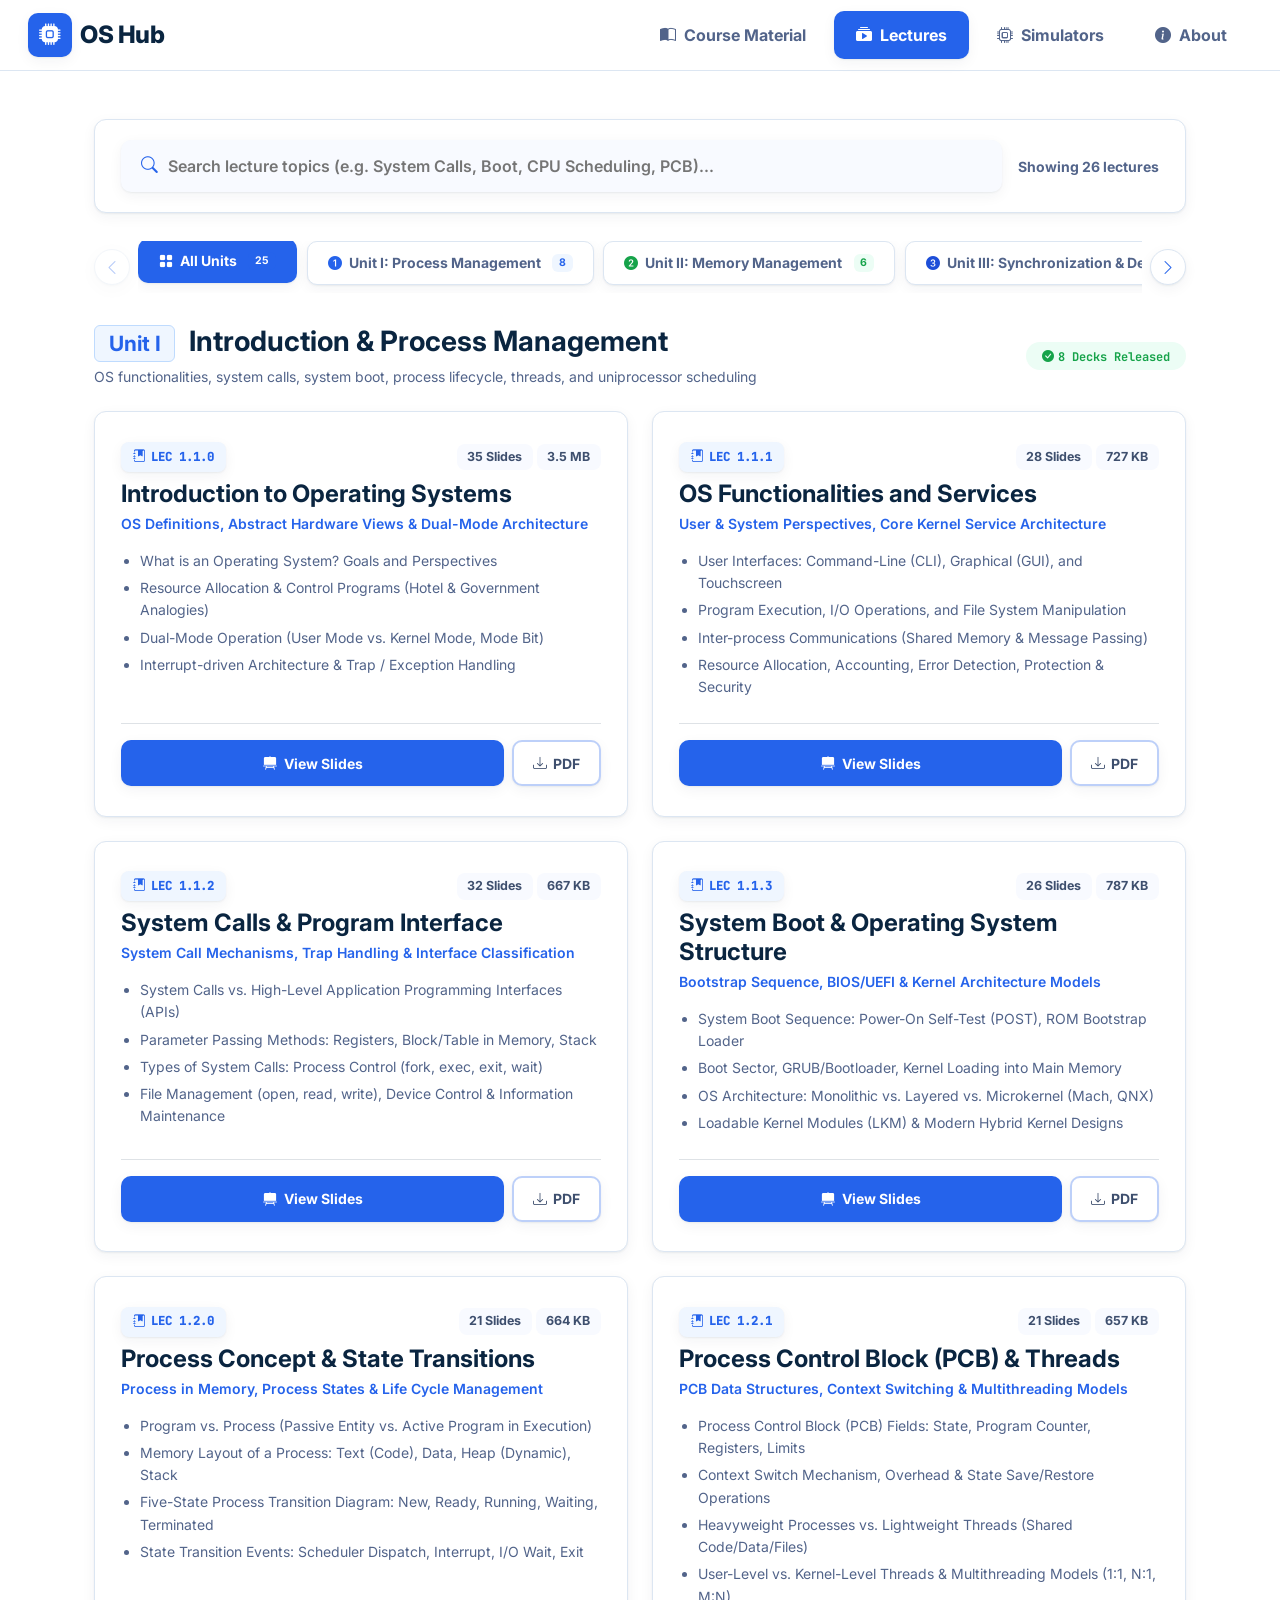
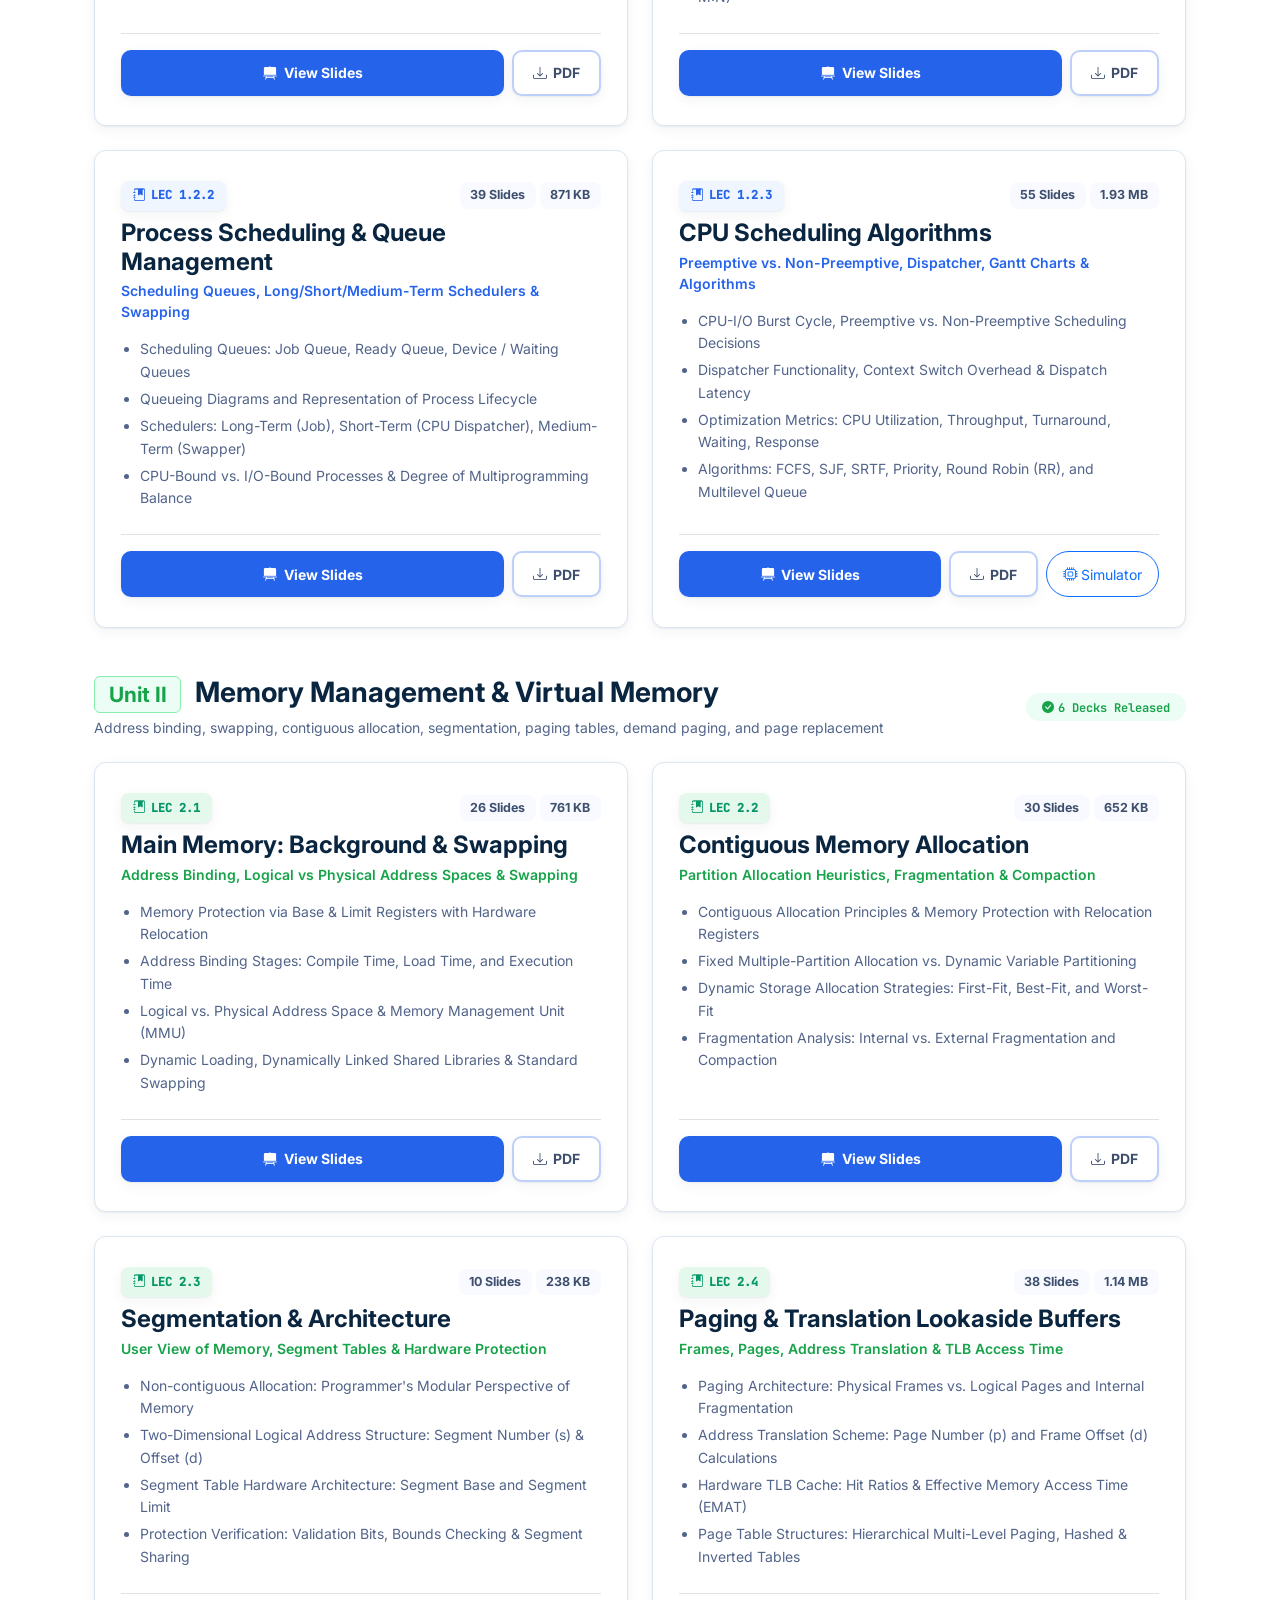
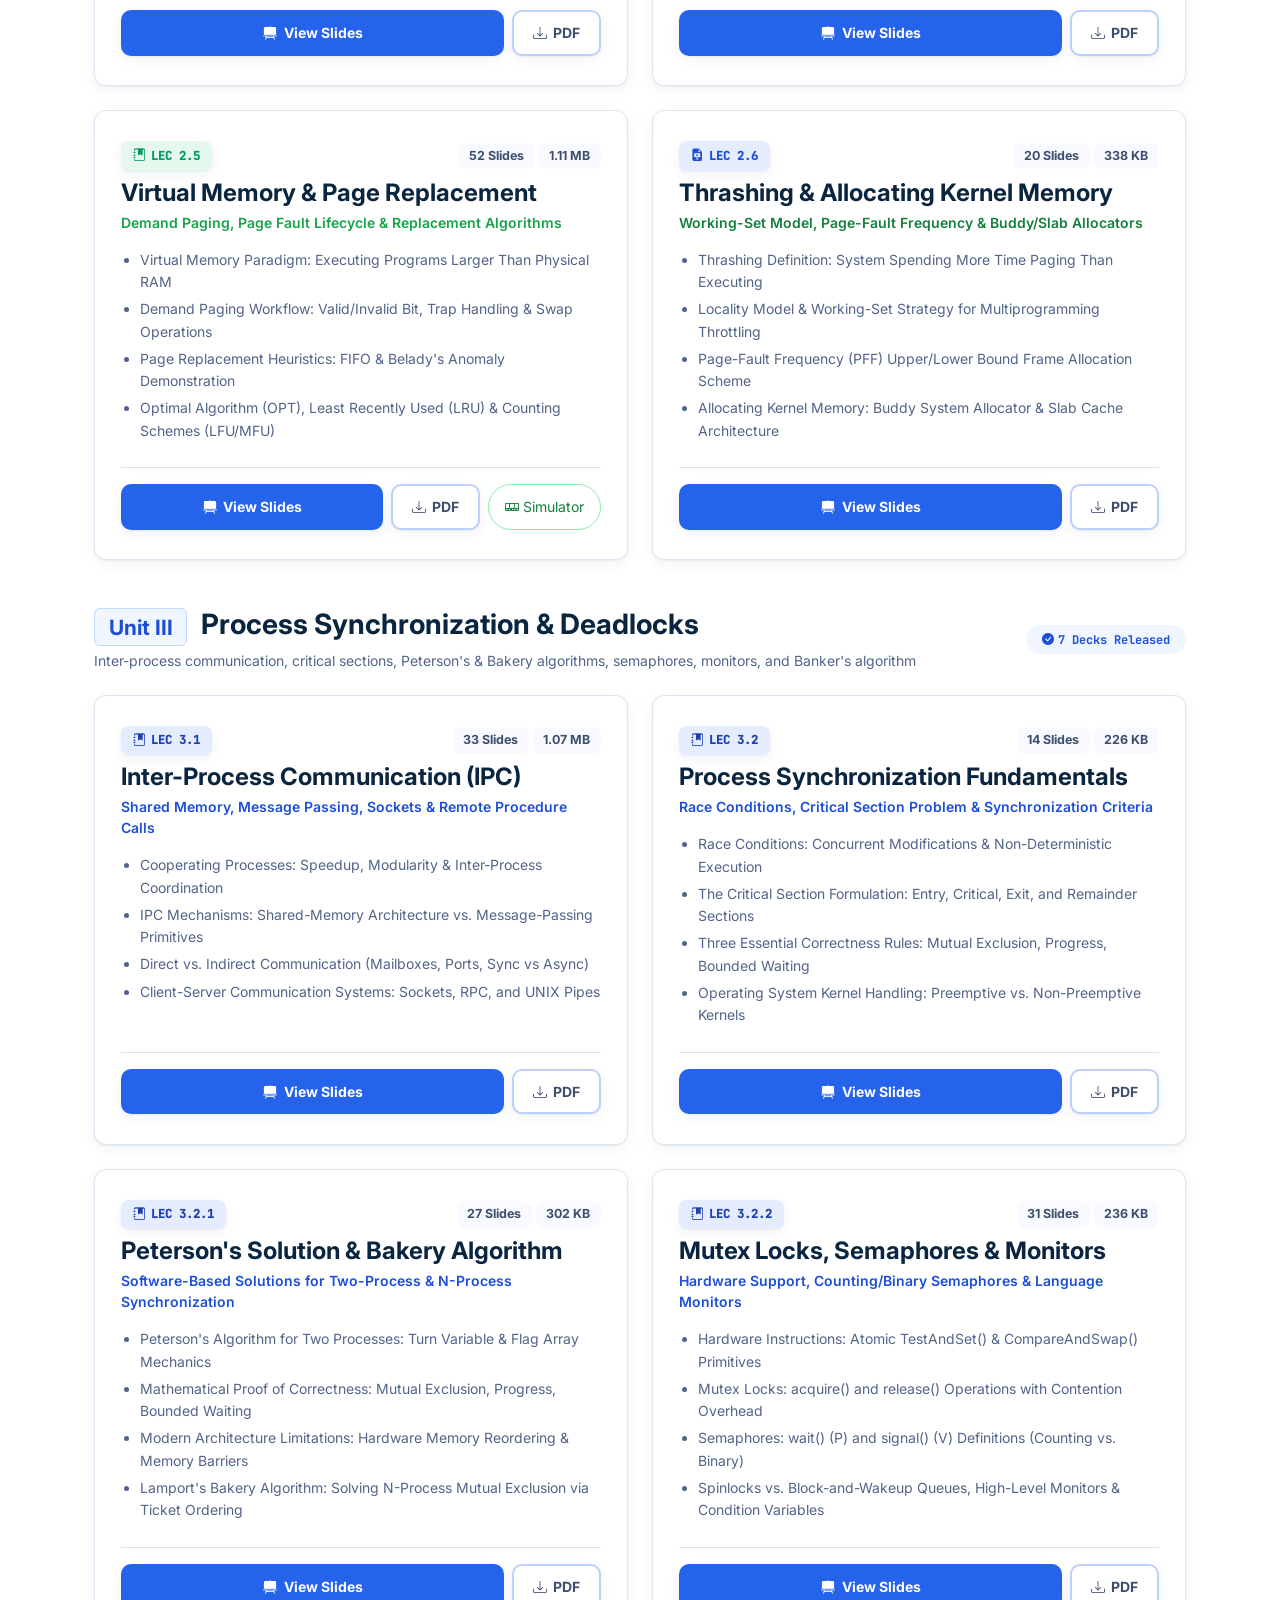
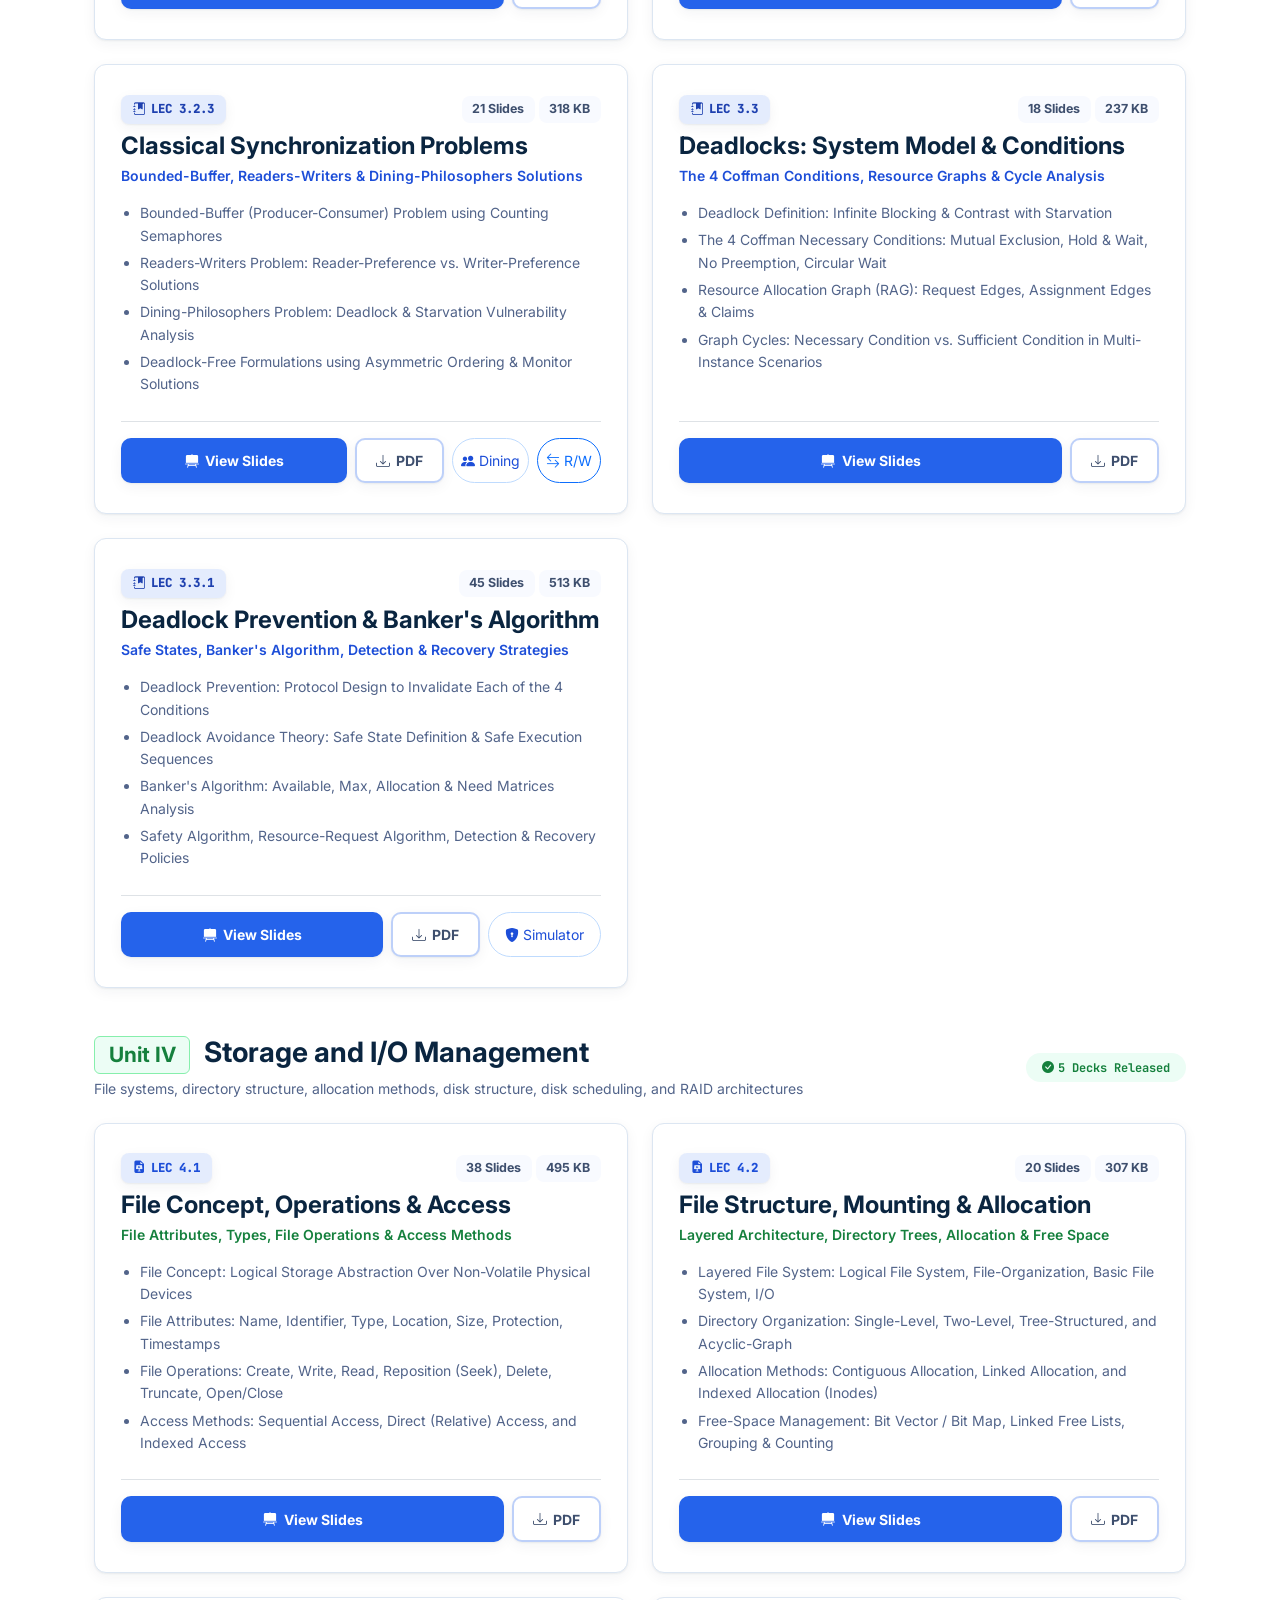
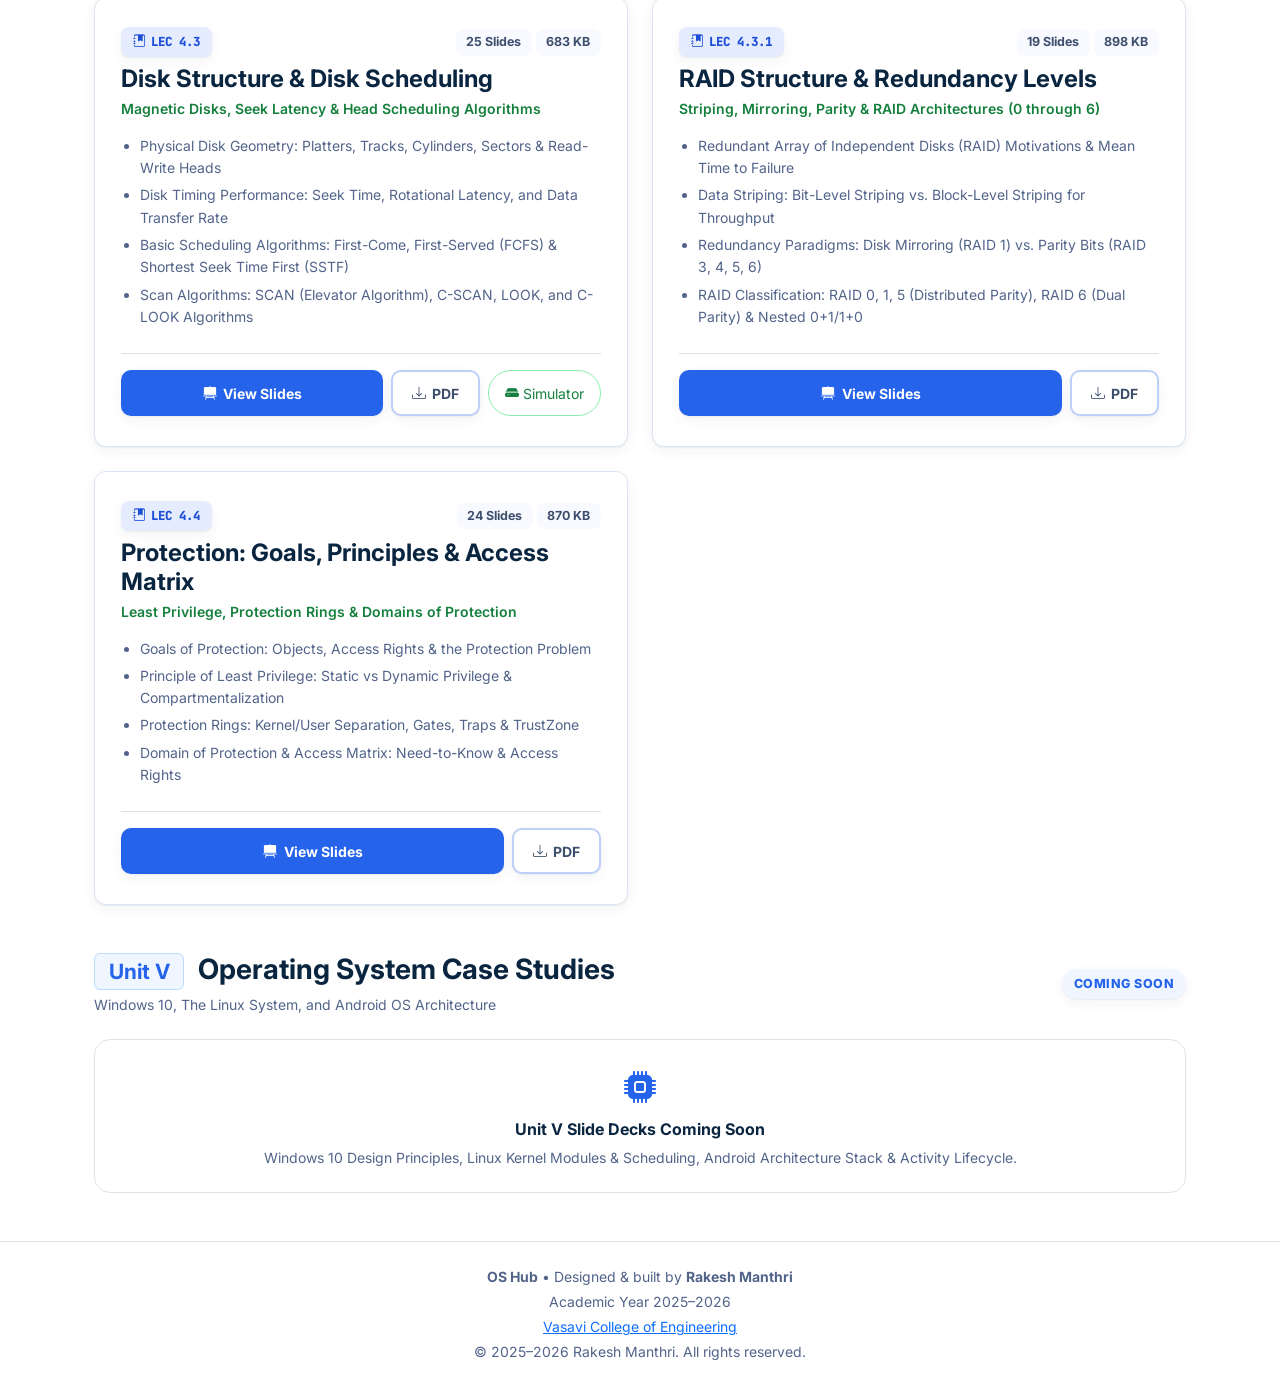
<file: lectures.html>
<!DOCTYPE html>
<html lang="en">

<head>
    <meta charset="UTF-8">
    <meta name="viewport" content="width=device-width, initial-scale=1.0">
    <title>OS EduHub — Operating Systems Lecture Slides & Courseware</title>

    <!-- Bootstrap 5 CSS -->
    <link href="vendor/bootstrap/bootstrap.min.css" rel="stylesheet">
    <link rel="stylesheet" href="design.css">
    <!-- Bootstrap Icons -->
    <link href="vendor/bootstrap-icons/bootstrap-icons.min.css" rel="stylesheet">
    <!-- Google Fonts: Inter & JetBrains Mono -->
    <link rel="preconnect" href="https://fonts.googleapis.com">
    <link rel="preconnect" href="https://fonts.gstatic.com" crossorigin>
    <link href="https://fonts.googleapis.com/css2?family=Inter:wght@400;500;600;700;800&family=JetBrains+Mono:wght@400;500;600;700" rel="stylesheet">

    <style>
        :root {
            /* Claymorphism Matte Pastel Palette */
            --clay-bg: #FFFFFF;
            --clay-surface: #ffffff;
            --clay-surface-soft: #F8FAFF;

            --primary-blue: #2563EB;
            --primary-blue-light: #3B82F6;
            --primary-blue-soft: #EFF6FF;

            --accent-pink: #2563EB;
            --accent-pink-light: #3B82F6;
            --accent-pink-soft: #EFF6FF;

            --accent-green: #16A34A;
            --accent-green-light: #22C55E;
            --accent-green-soft: #ECFDF5;

            --accent-amber: #2563EB;
            --accent-purple: #2563EB;

            --text-main: #0A2540;
            --text-muted: #52648A;

            /* Canonical Clay Shadows */
            --clay-shadow-card: 0 1px 2px rgba(10, 37, 64, 0.06), 0 4px 14px rgba(10, 37, 64, 0.05);

            --clay-shadow-card-hover: 0 1px 2px rgba(10, 37, 64, 0.06), 0 4px 14px rgba(10, 37, 64, 0.05);

            --clay-shadow-btn: 0 1px 2px rgba(10, 37, 64, 0.06), 0 4px 14px rgba(10, 37, 64, 0.05);

            --clay-shadow-sunken: 0 1px 2px rgba(10, 37, 64, 0.06), 0 4px 14px rgba(10, 37, 64, 0.05);
        }

        body {
            font-family: var(--font-sans);
            background-color: var(--clay-bg);
            color: var(--text-main);
            min-height: 100vh;
            display: flex;
            flex-direction: column;
            overflow-x: hidden;
            position: relative;
        }

        /* Ambient Dynamic Light Orbs */





        @keyframes orbFloat {
            0% { transform: translate(0, 0) scale(1); }
            50% { transform: translate(40px, 30px) scale(1); }
            100% { transform: translate(-30px, 50px) scale(0.95); }
        }

        /* Clay Floating Navigation Bar */
        .glass-nav {
            background: #ffffff;
            border-radius: 0;
            margin: 0;
            max-width: none;
            padding: 0.85rem 2rem;
            border: none;
            border-bottom: 1px solid #DCE6F2;
            box-shadow: none;
            position: sticky;
            top: 0;
            z-index: 1000;
        }

        .brand-icon {
            background: #2563EB;
            color: white;
            width: 44px;
            height: 44px;
            border-radius: 10px;
            display: inline-flex;
            align-items: center;
            justify-content: center;
            font-size: 1.35rem;
            box-shadow: 0 1px 2px rgba(10, 37, 64, 0.06), 0 4px 14px rgba(10, 37, 64, 0.05);
        }

                .brand-text {
            font-weight: 800;
            color: #0A2540;
            letter-spacing: -0.5px;
        }

        .glass-nav-toggler {
            background: #F8FAFF;
            border: 1px solid #DCE6F2;
            border-radius: 10px;
            padding: 0.45rem 0.75rem;
            color: #2563EB;
            display: inline-flex;
            align-items: center;
            justify-content: center;
            box-shadow: 0 1px 2px rgba(10, 37, 64, 0.06), 0 4px 14px rgba(10, 37, 64, 0.05);
            transition: all 0.2s cubic-bezier(0.2, 0, 0, 1);
        }

        .glass-nav-toggler:hover, .glass-nav-toggler:focus {
            transform: translateY(-2px);
            background: #ffffff;
            color: #1D4ED8;
            outline: none;
        }

        .nav-pills .nav-link {
            color: var(--text-muted);
            font-weight: 700;
            border-radius: 10px;
            padding: 0.6rem 1.25rem;
            transition: all 0.25s cubic-bezier(0.2, 0, 0, 1);
            margin: 0 0.2rem;
            border: 2px solid transparent;
            background: transparent;
        }

        .nav-pills .nav-link:hover {
            color: #2563EB;
            background: #F8FAFF;
            box-shadow: 0 1px 2px rgba(10, 37, 64, 0.06), 0 4px 14px rgba(10, 37, 64, 0.05);
            transform: translateY(-2px);
        }

        .nav-pills .nav-link.active {
            background: #2563EB;
            color: white;
            box-shadow: 0 1px 2px rgba(10, 37, 64, 0.06), 0 4px 14px rgba(10, 37, 64, 0.05);
            border-color: transparent;
        }

        .btn-glass-outline {
            background: #ffffff;
            border: 2px solid rgba(37, 99, 235, 0.25);
            color: #2563EB;
            font-weight: 700;
            border-radius: 10px;
            padding: 0.5rem 1.15rem;
            box-shadow: 0 1px 2px rgba(10, 37, 64, 0.06), 0 4px 14px rgba(10, 37, 64, 0.05);
            transition: all 0.25s cubic-bezier(0.2, 0, 0, 1);
        }

        .btn-glass-outline:hover {
            background: #1D4ED8;
            color: white;
            border-color: transparent;
            transform: translateY(-2px);
            box-shadow: 0 1px 2px rgba(10, 37, 64, 0.06), 0 4px 14px rgba(10, 37, 64, 0.05);
        }

        /* Search Filter Card */
        .search-filter-card {
            background: var(--clay-surface);
            border: 1px solid #DCE6F2;
            border-radius: 12px;
            padding: 1.25rem 1.6rem;
            box-shadow: 0 1px 2px rgba(10, 37, 64, 0.06), 0 4px 14px rgba(10, 37, 64, 0.05);
            margin-top: 1.5rem;
            margin-bottom: 1.75rem;
            transition: all 0.3s ease;
        }

        /* Unit Tabs */
        .unit-nav-bar {
            display: flex;
            gap: 0.6rem;
            overflow-x: auto;
            padding-bottom: 0.5rem;
            margin-bottom: 2rem;
            -webkit-overflow-scrolling: touch;
        }

        .unit-nav-bar::-webkit-scrollbar {
            height: 6px;
        }
        .unit-nav-bar::-webkit-scrollbar-thumb {
            background: #C7D6EE;
            border-radius: 4px;
        }

        /* Unit nav scroll arrows */
        .unit-nav-wrap {
            display: flex;
            align-items: center;
            gap: 0.5rem;
            margin-bottom: 2rem;
        }
        .unit-nav-wrap .unit-nav-bar {
            flex: 1;
            min-width: 0;
            margin-bottom: 0;
        }
        .unit-nav-arrow {
            flex-shrink: 0;
            width: 2.25rem;
            height: 2.25rem;
            border-radius: 50%;
            border: 1px solid #DCE6F2;
            background: #ffffff;
            color: #2563EB;
            display: inline-flex;
            align-items: center;
            justify-content: center;
            font-size: 1rem;
            cursor: pointer;
            box-shadow: 0 1px 2px rgba(10, 37, 64, 0.06), 0 4px 14px rgba(10, 37, 64, 0.05);
            transition: all 0.2s ease;
        }
        .unit-nav-arrow:hover {
            background: #EFF6FF;
            transform: translateY(-1px);
        }
        .unit-nav-arrow:disabled {
            opacity: 0.35;
            pointer-events: none;
        }

        .unit-tab-pill {
            background: #ffffff;
            border: 1px solid #DCE6F2;
            color: var(--text-muted);
            border-radius: 10px;
            padding: 0.65rem 1.25rem;
            font-weight: 700;
            font-size: 0.875rem;
            cursor: pointer;
            white-space: nowrap;
            box-shadow: 0 1px 2px rgba(10, 37, 64, 0.06), 0 4px 14px rgba(10, 37, 64, 0.05);
            transition: all 0.25s cubic-bezier(0.2, 0, 0, 1);
            display: inline-flex;
            align-items: center;
            gap: 0.45rem;
        }

        .unit-tab-pill:hover {
            color: var(--primary-blue);
            transform: translateY(-2px);
            box-shadow: 0 1px 2px rgba(10, 37, 64, 0.06), 0 4px 14px rgba(10, 37, 64, 0.05);
        }

        .unit-tab-pill.active {
            background: #2563EB;
            color: white;
            border-color: transparent;
            box-shadow: 0 1px 2px rgba(10, 37, 64, 0.06), 0 4px 14px rgba(10, 37, 64, 0.05);
            transform: translateY(-2px);
        }

        /* Search Box */
        .lecture-search-input {
            background: #F8FAFF;
            border: 2px solid transparent;
            border-radius: 10px;
            padding: 0.75rem 1.25rem;
            font-weight: 600;
            color: var(--text-main);
            box-shadow: 0 1px 2px rgba(10, 37, 64, 0.06), 0 4px 14px rgba(10, 37, 64, 0.05);
            transition: all 0.25s ease;
            width: 100%;
        }

        .lecture-search-input:focus {
            background: #ffffff;
            border-color: var(--primary-blue);
            box-shadow: 0 0 0 4px rgba(37, 99, 235, 0.2), inset 1px 1px 3px rgba(37, 99, 235, 0.15);
            outline: none;
        }

        /* Lecture Card (Clay Card) */
        .lecture-card {
            background: var(--clay-surface);
            border: 1px solid #DCE6F2;
            border-radius: 12px;
            padding: 1.85rem 1.65rem;
            box-shadow: 0 1px 2px rgba(10, 37, 64, 0.06), 0 4px 14px rgba(10, 37, 64, 0.05);
            transition: all 0.35s cubic-bezier(0.2, 0, 0, 1);
            display: flex;
            flex-direction: column;
            height: 100%;
            position: relative;
        }

        .lecture-card:hover {
            transform: translateY(-6px);
            box-shadow: 0 2px 4px rgba(10, 37, 64, 0.08), 0 10px 24px rgba(10, 37, 64, 0.09);
        }

        .lecture-code-badge {
            background: var(--primary-blue-soft);
            color: var(--primary-blue);
            font-family: var(--font-mono);
            font-weight: 800;
            font-size: 0.78rem;
            padding: 0.35rem 0.75rem;
            border-radius: 8px;
            display: inline-flex;
            align-items: center;
            gap: 0.35rem;
            box-shadow: 0 1px 2px rgba(10, 37, 64, 0.06), 0 4px 14px rgba(10, 37, 64, 0.05);
        }

        .lecture-meta-chip {
            background: #F8FAFF;
            color: #3E4F6E;
            font-size: 0.78rem;
            font-weight: 700;
            padding: 0.25rem 0.65rem;
            border-radius: 8px;
            display: inline-flex;
            align-items: center;
            gap: 0.3rem;
        }

        .lecture-topics-list {
            padding-left: 1.15rem;
            margin-bottom: 1.25rem;
            color: var(--text-muted);
            font-size: 0.875rem;
            line-height: 1.6;
        }

        .lecture-topics-list li {
            margin-bottom: 0.3rem;
        }

        /* Action Buttons */
        .btn-view-slides {
            background: #2563EB;
            color: white;
            border: none;
            border-radius: 10px;
            padding: 0.65rem 1.25rem;
            font-weight: 700;
            font-size: 0.875rem;
            display: inline-flex;
            align-items: center;
            justify-content: center;
            gap: 0.4rem;
            text-decoration: none;
            box-shadow: 0 1px 2px rgba(10, 37, 64, 0.06), 0 4px 14px rgba(10, 37, 64, 0.05);
            transition: all 0.25s cubic-bezier(0.2, 0, 0, 1);
            flex-grow: 1;
        }

        .btn-view-slides:hover {
            background: #1D4ED8;
            color: white;
            transform: translateY(-2px);
            box-shadow: 0 1px 2px rgba(10, 37, 64, 0.06), 0 4px 14px rgba(10, 37, 64, 0.05);
        }

        .btn-download-pdf {
            background: #ffffff;
            color: #3E4F6E;
            border: 2px solid rgba(37, 99, 235, 0.3);
            border-radius: 10px;
            padding: 0.65rem 1.15rem;
            font-weight: 700;
            font-size: 0.875rem;
            display: inline-flex;
            align-items: center;
            justify-content: center;
            gap: 0.4rem;
            text-decoration: none;
            box-shadow: 0 1px 2px rgba(10, 37, 64, 0.06), 0 4px 14px rgba(10, 37, 64, 0.05);
            transition: all 0.2s ease;
        }

        .btn-download-pdf:hover {
            background: #F8FAFF;
            color: #081A30;
            border-color: #7A8DB0;
            transform: translateY(-2px);
            box-shadow: 0 1px 2px rgba(10, 37, 64, 0.06), 0 4px 14px rgba(10, 37, 64, 0.05);
        }

        /* Coming Soon Badge */
        .badge-coming-soon {
            background: var(--accent-pink-soft);
            color: var(--accent-pink);
            font-size: 0.78rem;
            padding: 0.35rem 0.75rem;
            border-radius: 9999px;
            font-weight: 800;
            letter-spacing: 0.5px;
            text-transform: uppercase;
            box-shadow: 0 1px 2px rgba(10, 37, 64, 0.06), 0 4px 14px rgba(10, 37, 64, 0.05);
        }

        /* Responsive */
        @media (max-width: 991.98px) {
            .glass-nav {
                margin: 0;
                padding: 0.55rem 1rem;
                border-radius: 0;
                border: none;
                border-bottom: 1px solid #DCE6F2;
                box-shadow: none;
            }

            .navbar-collapse {
                background: #ffffff;
                border: 2px solid rgba(37, 99, 235, 0.12);
                border-radius: 10px;
                padding: 0.85rem;
                margin-top: 0.75rem;
                box-shadow: 0 1px 2px rgba(10, 37, 64, 0.06), 0 4px 14px rgba(10, 37, 64, 0.05);
            }

            .nav-pills {
                display: flex;
                flex-direction: column;
                gap: 0.35rem;
                width: 100%;
            }

            .nav-pills .nav-link {
                width: 100%;
                text-align: left;
                padding: 0.7rem 1rem;
                border-radius: 10px;
                display: flex;
                align-items: center;
                margin: 0;
                background: #F8FAFF;
                box-shadow: 0 1px 2px rgba(10, 37, 64, 0.06), 0 4px 14px rgba(10, 37, 64, 0.05);
                color: #3E4F6E;
                border: 2px solid transparent;
            }
        }

        @media (max-width: 575.98px) {
            .search-filter-card {
                padding: 1rem 1.15rem;
                border-radius: 10px;
            }
            .lecture-card {
                padding: 1.35rem 1.15rem;
                border-radius: 10px;
            }
        }
    </style>
</head>

<body>
    <!-- Ambient Animated Light Orbs -->
    <!-- Navigation Bar -->
    <nav class="navbar navbar-expand-lg glass-nav sticky-top py-2 px-3 mb-4">
        <div class="container-fluid max-w-7xl">
            <a class="navbar-brand d-flex align-items-center gap-2" href="index.html">
                <div class="brand-icon">
                    <i class="bi bi-cpu-fill"></i>
                </div>
                <div>
                    <span class="brand-text fs-4">OS Hub</span>
                </div>
            </a>

            <button class="navbar-toggler glass-nav-toggler border-0 shadow-none" type="button" data-bs-toggle="collapse"
                data-bs-target="#navbarContent" aria-controls="navbarContent" aria-expanded="false" aria-label="Toggle navigation">
                <i class="bi bi-list fs-2 text-primary"></i>
            </button>

            <div class="collapse navbar-collapse" id="navbarContent">
                <ul class="nav nav-pills ms-auto my-2 my-lg-0" id="mainNav">
                    <li class="nav-item">
                        <a href="syllabus.html" class="nav-link">
                            <i class="bi bi-book-half me-1"></i> Course Material
                        </a>
                    </li>
                    <li class="nav-item">
                        <a href="lectures.html" class="nav-link active">
                            <i class="bi bi-collection-play-fill me-1"></i> Lectures
                        </a>
                    </li>
                    <li class="nav-item">
                        <a href="index.html#simulators" class="nav-link">
                            <i class="bi bi-cpu me-1"></i> Simulators
                        </a>
                    </li>
                    <li class="nav-item">
                        <button class="nav-link" data-bs-toggle="modal" data-bs-target="#aboutModal">
                            <i class="bi bi-info-circle-fill me-1"></i> About
                        </button>
                    </li>
                </ul>
            </div>
        </div>
    </nav>

    <!-- Main Content Container -->
    <main class="container px-3 px-md-4 max-w-7xl pb-5 position-relative" style="z-index: 1;">

        <!-- Search Filter -->
        <div class="search-filter-card">
            <div class="row align-items-center g-3">
                <div class="col-12 col-md">
                    <div class="position-relative">
                        <i class="bi bi-search text-primary position-absolute" style="top: 50%; left: 1.25rem; transform: translateY(-50%); font-size: 1.05rem; pointer-events: none;"></i>
                        <input type="text" class="lecture-search-input" id="searchLecturesInput" style="padding-left: 2.85rem;" placeholder="Search lecture topics (e.g. System Calls, Boot, CPU Scheduling, PCB)...">
                    </div>
                </div>
                <div class="col-12 col-md-auto d-flex justify-content-between align-items-center gap-3">
                    <span id="resultsCountLabel" class="text-muted fw-bold small">Showing 26 lectures</span>
                </div>
            </div>
        </div>

        <!-- Unit Navigation Tabs -->
        <div class="unit-nav-wrap">
            <button class="unit-nav-arrow" id="unitNavPrev" type="button" title="Scroll units left" aria-label="Scroll unit tabs left">
                <i class="bi bi-chevron-left"></i>
            </button>
            <div class="unit-nav-bar" id="unitNavBar">
            <button class="unit-tab-pill active" data-unit="all">
                <i class="bi bi-grid-fill"></i> All Units
                <span class="badge bg-primary text-white ms-1">25</span>
            </button>
            <button class="unit-tab-pill" data-unit="1">
                <i class="bi bi-1-circle-fill text-primary"></i> Unit I: Process Management
                <span class="badge bg-primary-subtle text-primary ms-1">8</span>
            </button>
            <button class="unit-tab-pill" data-unit="2">
                <i class="bi bi-2-circle-fill text-success"></i> Unit II: Memory Management
                <span class="badge bg-success-subtle text-success ms-1">6</span>
            </button>
            <button class="unit-tab-pill" data-unit="3">
                <i class="bi bi-3-circle-fill text-danger"></i> Unit III: Synchronization & Deadlocks
                <span class="badge bg-danger-subtle text-danger ms-1">7</span>
            </button>
            <button class="unit-tab-pill" data-unit="4">
                <i class="bi bi-4-circle-fill text-warning"></i> Unit IV: Storage & I/O
                <span class="badge bg-warning-subtle text-warning ms-1">4</span>
            </button>
            <button class="unit-tab-pill" data-unit="5">
                <i class="bi bi-5-circle-fill text-info"></i> Unit V: Case Studies
                <span class="badge bg-light text-muted ms-1">Soon</span>
            </button>
            </div>
            <button class="unit-nav-arrow" id="unitNavNext" type="button" title="Scroll units right" aria-label="Scroll unit tabs right">
                <i class="bi bi-chevron-right"></i>
            </button>
        </div>

        <!-- ============================================== -->
        <!-- UNIT I: LECTURES LIST                          -->
        <!-- ============================================== -->
        <div class="unit-section" id="unitSection-1">
            <div class="d-flex align-items-center justify-content-between mb-4">
                <div>
                    <h3 class="fw-bold text-dark mb-1">
                        <span class="badge bg-primary-subtle text-primary border border-primary-subtle me-2">Unit I</span>
                        Introduction & Process Management
                    </h3>
                    <p class="text-muted small mb-0">OS functionalities, system calls, system boot, process lifecycle, threads, and uniprocessor scheduling</p>
                </div>
                <span class="badge bg-success-subtle text-success fw-bold px-3 py-2 rounded-pill font-monospace d-none d-sm-inline-block">
                    <i class="bi bi-check-circle-fill me-1"></i>8 Decks Released
                </span>
            </div>

            <div class="row g-4" id="unit1CardsRow">

                <!-- Lecture 1.1.0 -->
                <div class="col-12 col-md-6 col-lg-6 lecture-card-item" data-unit="1" data-keywords="introduction os goals definitions hardware abstractions dual mode interrupts system call">
                    <div class="lecture-card">
                        <div class="d-flex align-items-center justify-content-between mb-2">
                            <span class="lecture-code-badge">
                                <i class="bi bi-journal-bookmark-fill"></i> LEC 1.1.0
                            </span>
                            <div class="d-flex gap-1">
                                <span class="lecture-meta-chip">35 Slides</span>
                                <span class="lecture-meta-chip">3.5 MB</span>
                            </div>
                        </div>

                        <h4 class="fw-bold text-dark mb-1">Introduction to Operating Systems</h4>
                        <p class="text-primary small fw-semibold mb-3">OS Definitions, Abstract Hardware Views & Dual-Mode Architecture</p>

                        <ul class="lecture-topics-list">
                            <li>What is an Operating System? Goals and Perspectives</li>
                            <li>Resource Allocation & Control Programs (Hotel & Government Analogies)</li>
                            <li>Dual-Mode Operation (User Mode vs. Kernel Mode, Mode Bit)</li>
                            <li>Interrupt-driven Architecture & Trap / Exception Handling</li>
                        </ul>

                        <div class="mt-auto pt-3 border-top d-flex gap-2">
                            <a href="lecture_notes.html?file=1.1.0-Introduction.pdf" class="btn-view-slides">
                                <i class="bi bi-easel2-fill"></i> View Slides
                            </a>
                            <a href="lecture/unit-1/1.1.0-Introduction.pdf" download="1.1.0-Introduction.pdf" class="btn-download-pdf" title="Download PDF Deck">
                                <i class="bi bi-download"></i> PDF
                            </a>
                        </div>
                    </div>
                </div>

                <!-- Lecture 1.1.1 -->
                <div class="col-12 col-md-6 col-lg-6 lecture-card-item" data-unit="1" data-keywords="os functionalities services user interface cli gui touch program execution file system communications error detection accounting">
                    <div class="lecture-card">
                        <div class="d-flex align-items-center justify-content-between mb-2">
                            <span class="lecture-code-badge">
                                <i class="bi bi-journal-bookmark-fill"></i> LEC 1.1.1
                            </span>
                            <div class="d-flex gap-1">
                                <span class="lecture-meta-chip">28 Slides</span>
                                <span class="lecture-meta-chip">727 KB</span>
                            </div>
                        </div>

                        <h4 class="fw-bold text-dark mb-1">OS Functionalities and Services</h4>
                        <p class="text-primary small fw-semibold mb-3">User & System Perspectives, Core Kernel Service Architecture</p>

                        <ul class="lecture-topics-list">
                            <li>User Interfaces: Command-Line (CLI), Graphical (GUI), and Touchscreen</li>
                            <li>Program Execution, I/O Operations, and File System Manipulation</li>
                            <li>Inter-process Communications (Shared Memory & Message Passing)</li>
                            <li>Resource Allocation, Accounting, Error Detection, Protection & Security</li>
                        </ul>

                        <div class="mt-auto pt-3 border-top d-flex gap-2">
                            <a href="lecture_notes.html?file=1.1.1-OS Functionalities and Services.pdf" class="btn-view-slides">
                                <i class="bi bi-easel2-fill"></i> View Slides
                            </a>
                            <a href="lecture/unit-1/1.1.1-OS Functionalities and Services.pdf" download="1.1.1-OS Functionalities and Services.pdf" class="btn-download-pdf" title="Download PDF Deck">
                                <i class="bi bi-download"></i> PDF
                            </a>
                        </div>
                    </div>
                </div>

                <!-- Lecture 1.1.2 -->
                <div class="col-12 col-md-6 col-lg-6 lecture-card-item" data-unit="1" data-keywords="system calls api interface trap parameter passing registers stack block process control file management device management">
                    <div class="lecture-card">
                        <div class="d-flex align-items-center justify-content-between mb-2">
                            <span class="lecture-code-badge">
                                <i class="bi bi-journal-bookmark-fill"></i> LEC 1.1.2
                            </span>
                            <div class="d-flex gap-1">
                                <span class="lecture-meta-chip">32 Slides</span>
                                <span class="lecture-meta-chip">667 KB</span>
                            </div>
                        </div>

                        <h4 class="fw-bold text-dark mb-1">System Calls & Program Interface</h4>
                        <p class="text-primary small fw-semibold mb-3">System Call Mechanisms, Trap Handling & Interface Classification</p>

                        <ul class="lecture-topics-list">
                            <li>System Calls vs. High-Level Application Programming Interfaces (APIs)</li>
                            <li>Parameter Passing Methods: Registers, Block/Table in Memory, Stack</li>
                            <li>Types of System Calls: Process Control (fork, exec, exit, wait)</li>
                            <li>File Management (open, read, write), Device Control & Information Maintenance</li>
                        </ul>

                        <div class="mt-auto pt-3 border-top d-flex gap-2">
                            <a href="lecture_notes.html?file=1.1.2-System Calls.pdf" class="btn-view-slides">
                                <i class="bi bi-easel2-fill"></i> View Slides
                            </a>
                            <a href="lecture/unit-1/1.1.2-System Calls.pdf" download="1.1.2-System Calls.pdf" class="btn-download-pdf" title="Download PDF Deck">
                                <i class="bi bi-download"></i> PDF
                            </a>
                        </div>
                    </div>
                </div>

                <!-- Lecture 1.1.3 -->
                <div class="col-12 col-md-6 col-lg-6 lecture-card-item" data-unit="1" data-keywords="system boot bootstrap bios uefi kernel initialization post monolithic microkernel modular lkm hybrid">
                    <div class="lecture-card">
                        <div class="d-flex align-items-center justify-content-between mb-2">
                            <span class="lecture-code-badge">
                                <i class="bi bi-journal-bookmark-fill"></i> LEC 1.1.3
                            </span>
                            <div class="d-flex gap-1">
                                <span class="lecture-meta-chip">26 Slides</span>
                                <span class="lecture-meta-chip">787 KB</span>
                            </div>
                        </div>

                        <h4 class="fw-bold text-dark mb-1">System Boot & Operating System Structure</h4>
                        <p class="text-primary small fw-semibold mb-3">Bootstrap Sequence, BIOS/UEFI & Kernel Architecture Models</p>

                        <ul class="lecture-topics-list">
                            <li>System Boot Sequence: Power-On Self-Test (POST), ROM Bootstrap Loader</li>
                            <li>Boot Sector, GRUB/Bootloader, Kernel Loading into Main Memory</li>
                            <li>OS Architecture: Monolithic vs. Layered vs. Microkernel (Mach, QNX)</li>
                            <li>Loadable Kernel Modules (LKM) & Modern Hybrid Kernel Designs</li>
                        </ul>

                        <div class="mt-auto pt-3 border-top d-flex gap-2">
                            <a href="lecture_notes.html?file=1.1.3-System Boot.pdf" class="btn-view-slides">
                                <i class="bi bi-easel2-fill"></i> View Slides
                            </a>
                            <a href="lecture/unit-1/1.1.3-System Boot.pdf" download="1.1.3-System Boot.pdf" class="btn-download-pdf" title="Download PDF Deck">
                                <i class="bi bi-download"></i> PDF
                            </a>
                        </div>
                    </div>
                </div>

                <!-- Lecture 1.2.0 -->
                <div class="col-12 col-md-6 col-lg-6 lecture-card-item" data-unit="1" data-keywords="process concept states transitions memory text data heap stack 5 state model new ready running waiting terminated">
                    <div class="lecture-card">
                        <div class="d-flex align-items-center justify-content-between mb-2">
                            <span class="lecture-code-badge">
                                <i class="bi bi-journal-bookmark-fill"></i> LEC 1.2.0
                            </span>
                            <div class="d-flex gap-1">
                                <span class="lecture-meta-chip">21 Slides</span>
                                <span class="lecture-meta-chip">664 KB</span>
                            </div>
                        </div>

                        <h4 class="fw-bold text-dark mb-1">Process Concept & State Transitions</h4>
                        <p class="text-primary small fw-semibold mb-3">Process in Memory, Process States & Life Cycle Management</p>

                        <ul class="lecture-topics-list">
                            <li>Program vs. Process (Passive Entity vs. Active Program in Execution)</li>
                            <li>Memory Layout of a Process: Text (Code), Data, Heap (Dynamic), Stack</li>
                            <li>Five-State Process Transition Diagram: New, Ready, Running, Waiting, Terminated</li>
                            <li>State Transition Events: Scheduler Dispatch, Interrupt, I/O Wait, Exit</li>
                        </ul>

                        <div class="mt-auto pt-3 border-top d-flex gap-2">
                            <a href="lecture_notes.html?file=1.2-Process Concept-States.pdf" class="btn-view-slides">
                                <i class="bi bi-easel2-fill"></i> View Slides
                            </a>
                            <a href="lecture/unit-1/1.2-Process Concept-States.pdf" download="1.2-Process Concept-States.pdf" class="btn-download-pdf" title="Download PDF Deck">
                                <i class="bi bi-download"></i> PDF
                            </a>
                        </div>
                    </div>
                </div>

                <!-- Lecture 1.2.1 -->
                <div class="col-12 col-md-6 col-lg-6 lecture-card-item" data-unit="1" data-keywords="pcb process control block threads multithreading context switch user threads kernel threads threading models">
                    <div class="lecture-card">
                        <div class="d-flex align-items-center justify-content-between mb-2">
                            <span class="lecture-code-badge">
                                <i class="bi bi-journal-bookmark-fill"></i> LEC 1.2.1
                            </span>
                            <div class="d-flex gap-1">
                                <span class="lecture-meta-chip">21 Slides</span>
                                <span class="lecture-meta-chip">657 KB</span>
                            </div>
                        </div>

                        <h4 class="fw-bold text-dark mb-1">Process Control Block (PCB) & Threads</h4>
                        <p class="text-primary small fw-semibold mb-3">PCB Data Structures, Context Switching & Multithreading Models</p>

                        <ul class="lecture-topics-list">
                            <li>Process Control Block (PCB) Fields: State, Program Counter, Registers, Limits</li>
                            <li>Context Switch Mechanism, Overhead & State Save/Restore Operations</li>
                            <li>Heavyweight Processes vs. Lightweight Threads (Shared Code/Data/Files)</li>
                            <li>User-Level vs. Kernel-Level Threads & Multithreading Models (1:1, N:1, M:N)</li>
                        </ul>

                        <div class="mt-auto pt-3 border-top d-flex gap-2">
                            <a href="lecture_notes.html?file=1.2.1-PCB-Threads.pdf" class="btn-view-slides">
                                <i class="bi bi-easel2-fill"></i> View Slides
                            </a>
                            <a href="lecture/unit-1/1.2.1-PCB-Threads.pdf" download="1.2.1-PCB-Threads.pdf" class="btn-download-pdf" title="Download PDF Deck">
                                <i class="bi bi-download"></i> PDF
                            </a>
                        </div>
                    </div>
                </div>

                <!-- Lecture 1.2.2 -->
                <div class="col-12 col-md-6 col-lg-6 lecture-card-item" data-unit="1" data-keywords="process scheduling queues job ready device queues long term short term medium term swapper degree of multiprogramming">
                    <div class="lecture-card">
                        <div class="d-flex align-items-center justify-content-between mb-2">
                            <span class="lecture-code-badge">
                                <i class="bi bi-journal-bookmark-fill"></i> LEC 1.2.2
                            </span>
                            <div class="d-flex gap-1">
                                <span class="lecture-meta-chip">39 Slides</span>
                                <span class="lecture-meta-chip">871 KB</span>
                            </div>
                        </div>

                        <h4 class="fw-bold text-dark mb-1">Process Scheduling & Queue Management</h4>
                        <p class="text-primary small fw-semibold mb-3">Scheduling Queues, Long/Short/Medium-Term Schedulers & Swapping</p>

                        <ul class="lecture-topics-list">
                            <li>Scheduling Queues: Job Queue, Ready Queue, Device / Waiting Queues</li>
                            <li>Queueing Diagrams and Representation of Process Lifecycle</li>
                            <li>Schedulers: Long-Term (Job), Short-Term (CPU Dispatcher), Medium-Term (Swapper)</li>
                            <li>CPU-Bound vs. I/O-Bound Processes & Degree of Multiprogramming Balance</li>
                        </ul>

                        <div class="mt-auto pt-3 border-top d-flex gap-2">
                            <a href="lecture_notes.html?file=1.2.2-Process Scheduling.pdf" class="btn-view-slides">
                                <i class="bi bi-easel2-fill"></i> View Slides
                            </a>
                            <a href="lecture/unit-1/1.2.2-Process Scheduling.pdf" download="1.2.2-Process Scheduling.pdf" class="btn-download-pdf" title="Download PDF Deck">
                                <i class="bi bi-download"></i> PDF
                            </a>
                        </div>
                    </div>
                </div>

                <!-- Lecture 1.2.3 -->
                <div class="col-12 col-md-6 col-lg-6 lecture-card-item" data-unit="1" data-keywords="cpu scheduling algorithms fcfs sjf srtf priority round robin multilevel queue dispatcher utilization throughput turnaround waiting response">
                    <div class="lecture-card">
                        <div class="d-flex align-items-center justify-content-between mb-2">
                            <span class="lecture-code-badge">
                                <i class="bi bi-journal-bookmark-fill"></i> LEC 1.2.3
                            </span>
                            <div class="d-flex gap-1">
                                <span class="lecture-meta-chip">55 Slides</span>
                                <span class="lecture-meta-chip">1.93 MB</span>
                            </div>
                        </div>

                        <h4 class="fw-bold text-dark mb-1">CPU Scheduling Algorithms</h4>
                        <p class="text-primary small fw-semibold mb-3">Preemptive vs. Non-Preemptive, Dispatcher, Gantt Charts & Algorithms</p>

                        <ul class="lecture-topics-list">
                            <li>CPU-I/O Burst Cycle, Preemptive vs. Non-Preemptive Scheduling Decisions</li>
                            <li>Dispatcher Functionality, Context Switch Overhead & Dispatch Latency</li>
                            <li>Optimization Metrics: CPU Utilization, Throughput, Turnaround, Waiting, Response</li>
                            <li>Algorithms: FCFS, SJF, SRTF, Priority, Round Robin (RR), and Multilevel Queue</li>
                        </ul>

                        <div class="mt-auto pt-3 border-top d-flex gap-2 flex-wrap">
                            <a href="lecture_notes.html?file=1.2.3-CPU Scheduling.pdf" class="btn-view-slides">
                                <i class="bi bi-easel2-fill"></i> View Slides
                            </a>
                            <a href="lecture/unit-1/1.2.3-CPU Scheduling.pdf" download="1.2.3-CPU Scheduling.pdf" class="btn-download-pdf" title="Download PDF Deck">
                                <i class="bi bi-download"></i> PDF
                            </a>
                            <a href="cpu_schedule.html" class="btn btn-sm btn-outline-primary d-inline-flex align-items-center rounded-pill px-3" title="Test in Interactive Simulator">
                                <i class="bi bi-cpu me-1"></i> Simulator
                            </a>
                        </div>
                    </div>
                </div>

            </div>
        </div>

        <!-- ============================================== -->
        <!-- UNIT II: MEMORY MANAGEMENT                     -->
        <!-- ============================================== -->
        <div class="unit-section mt-5" id="unitSection-2">
            <div class="d-flex align-items-center justify-content-between mb-4">
                <div>
                    <h3 class="fw-bold text-dark mb-1">
                        <span class="badge bg-success-subtle text-success border border-success-subtle me-2">Unit II</span>
                        Memory Management & Virtual Memory
                    </h3>
                    <p class="text-muted small mb-0">Address binding, swapping, contiguous allocation, segmentation, paging tables, demand paging, and page replacement</p>
                </div>
                <span class="badge bg-success-subtle text-success fw-bold px-3 py-2 rounded-pill font-monospace d-none d-sm-inline-block">
                    <i class="bi bi-check-circle-fill me-1"></i>6 Decks Released
                </span>
            </div>

            <div class="row g-4" id="unit2CardsRow">

                <!-- Lecture 2.1 -->
                <div class="col-12 col-md-6 col-lg-6 lecture-card-item" data-unit="2" data-keywords="memory management background swapping address binding compile load execution time logical physical address space mmu dynamic loading dynamic linking">
                    <div class="lecture-card">
                        <div class="d-flex align-items-center justify-content-between mb-2">
                            <span class="lecture-code-badge" style="background: rgba(34, 197, 94, 0.12); color: #059669;">
                                <i class="bi bi-journal-bookmark-fill"></i> LEC 2.1
                            </span>
                            <div class="d-flex gap-1">
                                <span class="lecture-meta-chip">26 Slides</span>
                                <span class="lecture-meta-chip">761 KB</span>
                            </div>
                        </div>

                        <h4 class="fw-bold text-dark mb-1">Main Memory: Background & Swapping</h4>
                        <p class="text-success small fw-semibold mb-3">Address Binding, Logical vs Physical Address Spaces & Swapping</p>

                        <ul class="lecture-topics-list">
                            <li>Memory Protection via Base & Limit Registers with Hardware Relocation</li>
                            <li>Address Binding Stages: Compile Time, Load Time, and Execution Time</li>
                            <li>Logical vs. Physical Address Space & Memory Management Unit (MMU)</li>
                            <li>Dynamic Loading, Dynamically Linked Shared Libraries & Standard Swapping</li>
                        </ul>

                        <div class="mt-auto pt-3 border-top d-flex gap-2">
                            <a href="lecture_notes.html?file=2.1 Memory Management - Background, Swapping.pdf" class="btn-view-slides">
                                <i class="bi bi-easel2-fill"></i> View Slides
                            </a>
                            <a href="lecture/unit-2/2.1 Memory Management - Background, Swapping.pdf" download="2.1 Memory Management - Background, Swapping.pdf" class="btn-download-pdf" title="Download PDF Deck">
                                <i class="bi bi-download"></i> PDF
                            </a>
                        </div>
                    </div>
                </div>

                <!-- Lecture 2.2 -->
                <div class="col-12 col-md-6 col-lg-6 lecture-card-item" data-unit="2" data-keywords="contiguous memory allocation fixed variable dynamic partitioning placement strategies first fit best fit worst fit internal external fragmentation compaction">
                    <div class="lecture-card">
                        <div class="d-flex align-items-center justify-content-between mb-2">
                            <span class="lecture-code-badge" style="background: rgba(34, 197, 94, 0.12); color: #059669;">
                                <i class="bi bi-journal-bookmark-fill"></i> LEC 2.2
                            </span>
                            <div class="d-flex gap-1">
                                <span class="lecture-meta-chip">30 Slides</span>
                                <span class="lecture-meta-chip">652 KB</span>
                            </div>
                        </div>

                        <h4 class="fw-bold text-dark mb-1">Contiguous Memory Allocation</h4>
                        <p class="text-success small fw-semibold mb-3">Partition Allocation Heuristics, Fragmentation & Compaction</p>

                        <ul class="lecture-topics-list">
                            <li>Contiguous Allocation Principles & Memory Protection with Relocation Registers</li>
                            <li>Fixed Multiple-Partition Allocation vs. Dynamic Variable Partitioning</li>
                            <li>Dynamic Storage Allocation Strategies: First-Fit, Best-Fit, and Worst-Fit</li>
                            <li>Fragmentation Analysis: Internal vs. External Fragmentation and Compaction</li>
                        </ul>

                        <div class="mt-auto pt-3 border-top d-flex gap-2">
                            <a href="lecture_notes.html?file=2.2 Contiguous Memory Allocation.pdf" class="btn-view-slides">
                                <i class="bi bi-easel2-fill"></i> View Slides
                            </a>
                            <a href="lecture/unit-2/2.2 Contiguous Memory Allocation.pdf" download="2.2 Contiguous Memory Allocation.pdf" class="btn-download-pdf" title="Download PDF Deck">
                                <i class="bi bi-download"></i> PDF
                            </a>
                        </div>
                    </div>
                </div>

                <!-- Lecture 2.3 -->
                <div class="col-12 col-md-6 col-lg-6 lecture-card-item" data-unit="2" data-keywords="segmentation user view memory logical address format segment number offset segment table limit base protection sharing">
                    <div class="lecture-card">
                        <div class="d-flex align-items-center justify-content-between mb-2">
                            <span class="lecture-code-badge" style="background: rgba(34, 197, 94, 0.12); color: #059669;">
                                <i class="bi bi-journal-bookmark-fill"></i> LEC 2.3
                            </span>
                            <div class="d-flex gap-1">
                                <span class="lecture-meta-chip">10 Slides</span>
                                <span class="lecture-meta-chip">238 KB</span>
                            </div>
                        </div>

                        <h4 class="fw-bold text-dark mb-1">Segmentation & Architecture</h4>
                        <p class="text-success small fw-semibold mb-3">User View of Memory, Segment Tables & Hardware Protection</p>

                        <ul class="lecture-topics-list">
                            <li>Non-contiguous Allocation: Programmer's Modular Perspective of Memory</li>
                            <li>Two-Dimensional Logical Address Structure: Segment Number (s) & Offset (d)</li>
                            <li>Segment Table Hardware Architecture: Segment Base and Segment Limit</li>
                            <li>Protection Verification: Validation Bits, Bounds Checking & Segment Sharing</li>
                        </ul>

                        <div class="mt-auto pt-3 border-top d-flex gap-2">
                            <a href="lecture_notes.html?file=2.3. Segmentation.pdf" class="btn-view-slides">
                                <i class="bi bi-easel2-fill"></i> View Slides
                            </a>
                            <a href="lecture/unit-2/2.3. Segmentation.pdf" download="2.3. Segmentation.pdf" class="btn-download-pdf" title="Download PDF Deck">
                                <i class="bi bi-download"></i> PDF
                            </a>
                        </div>
                    </div>
                </div>

                <!-- Lecture 2.4 -->
                <div class="col-12 col-md-6 col-lg-6 lecture-card-item" data-unit="2" data-keywords="paging frames pages page table tlb translation lookaside buffer effective memory access time emat hierarchical multilevel page table inverted">
                    <div class="lecture-card">
                        <div class="d-flex align-items-center justify-content-between mb-2">
                            <span class="lecture-code-badge" style="background: rgba(34, 197, 94, 0.12); color: #059669;">
                                <i class="bi bi-journal-bookmark-fill"></i> LEC 2.4
                            </span>
                            <div class="d-flex gap-1">
                                <span class="lecture-meta-chip">38 Slides</span>
                                <span class="lecture-meta-chip">1.14 MB</span>
                            </div>
                        </div>

                        <h4 class="fw-bold text-dark mb-1">Paging & Translation Lookaside Buffers</h4>
                        <p class="text-success small fw-semibold mb-3">Frames, Pages, Address Translation & TLB Access Time</p>

                        <ul class="lecture-topics-list">
                            <li>Paging Architecture: Physical Frames vs. Logical Pages and Internal Fragmentation</li>
                            <li>Address Translation Scheme: Page Number (p) and Frame Offset (d) Calculations</li>
                            <li>Hardware TLB Cache: Hit Ratios & Effective Memory Access Time (EMAT)</li>
                            <li>Page Table Structures: Hierarchical Multi-Level Paging, Hashed & Inverted Tables</li>
                        </ul>

                        <div class="mt-auto pt-3 border-top d-flex gap-2">
                            <a href="lecture_notes.html?file=2.4. Paging.pdf" class="btn-view-slides">
                                <i class="bi bi-easel2-fill"></i> View Slides
                            </a>
                            <a href="lecture/unit-2/2.4. Paging.pdf" download="2.4. Paging.pdf" class="btn-download-pdf" title="Download PDF Deck">
                                <i class="bi bi-download"></i> PDF
                            </a>
                        </div>
                    </div>
                </div>

                <!-- Lecture 2.5 -->
                <div class="col-12 col-md-6 col-lg-6 lecture-card-item" data-unit="2" data-keywords="virtual memory demand paging page fault page replacement algorithms fifo lru optimal belady anomaly second chance frame allocation">
                    <div class="lecture-card">
                        <div class="d-flex align-items-center justify-content-between mb-2">
                            <span class="lecture-code-badge" style="background: rgba(34, 197, 94, 0.12); color: #059669;">
                                <i class="bi bi-journal-bookmark-fill"></i> LEC 2.5
                            </span>
                            <div class="d-flex gap-1">
                                <span class="lecture-meta-chip">52 Slides</span>
                                <span class="lecture-meta-chip">1.11 MB</span>
                            </div>
                        </div>

                        <h4 class="fw-bold text-dark mb-1">Virtual Memory & Page Replacement</h4>
                        <p class="text-success small fw-semibold mb-3">Demand Paging, Page Fault Lifecycle & Replacement Algorithms</p>

                        <ul class="lecture-topics-list">
                            <li>Virtual Memory Paradigm: Executing Programs Larger Than Physical RAM</li>
                            <li>Demand Paging Workflow: Valid/Invalid Bit, Trap Handling & Swap Operations</li>
                            <li>Page Replacement Heuristics: FIFO & Belady's Anomaly Demonstration</li>
                            <li>Optimal Algorithm (OPT), Least Recently Used (LRU) & Counting Schemes (LFU/MFU)</li>
                        </ul>

                        <div class="mt-auto pt-3 border-top d-flex gap-2 flex-wrap">
                            <a href="lecture_notes.html?file=2.5 Virtual Memory- Demand Paging, Page Replacement Algorithms.pdf" class="btn-view-slides">
                                <i class="bi bi-easel2-fill"></i> View Slides
                            </a>
                            <a href="lecture/unit-2/2.5 Virtual Memory- Demand Paging, Page Replacement Algorithms.pdf" download="2.5 Virtual Memory- Demand Paging, Page Replacement Algorithms.pdf" class="btn-download-pdf" title="Download PDF Deck">
                                <i class="bi bi-download"></i> PDF
                            </a>
                            <a href="page_replacement.html" class="btn btn-sm btn-outline-success d-inline-flex align-items-center rounded-pill px-3" title="Test in Page Replacement Simulator">
                                <i class="bi bi-memory me-1"></i> Simulator
                            </a>
                        </div>
                    </div>
                </div>

                <!-- Lecture 2.6 -->
                <div class="col-12 col-md-6 col-lg-6 lecture-card-item" data-unit="2" data-keywords="thrashing working set model page fault frequency kernel memory allocation buddy system slab allocator">
                    <div class="lecture-card">
                        <div class="d-flex align-items-center justify-content-between mb-2">
                            <span class="lecture-code-badge" style="background: rgba(37, 99, 235, 0.12); color: #1D4ED8;">
                                <i class="bi bi-file-earmark-slides-fill"></i> LEC 2.6
                            </span>
                            <div class="d-flex gap-1">
                                <span class="lecture-meta-chip">20 Slides</span>
                                <span class="lecture-meta-chip">338 KB</span>
                            </div>
                        </div>

                        <h4 class="fw-bold text-dark mb-1">Thrashing & Allocating Kernel Memory</h4>
                        <p class="text-warning small fw-semibold mb-3">Working-Set Model, Page-Fault Frequency & Buddy/Slab Allocators</p>

                        <ul class="lecture-topics-list">
                            <li>Thrashing Definition: System Spending More Time Paging Than Executing</li>
                            <li>Locality Model & Working-Set Strategy for Multiprogramming Throttling</li>
                            <li>Page-Fault Frequency (PFF) Upper/Lower Bound Frame Allocation Scheme</li>
                            <li>Allocating Kernel Memory: Buddy System Allocator & Slab Cache Architecture</li>
                        </ul>

                        <div class="mt-auto pt-3 border-top d-flex gap-2">
                            <a href="lecture_notes.html?file=2.6 Virtual Memory-Thrashing,Allocating Kernel Memory.pdf" class="btn-view-slides">
                                <i class="bi bi-easel2-fill"></i> View Slides
                            </a>
                            <a href="lecture/unit-2/2.6 Virtual Memory-Thrashing,Allocating Kernel Memory.pdf" download="2.6 Virtual Memory-Thrashing,Allocating Kernel Memory.pdf" class="btn-download-pdf" title="Download PDF Deck">
                                <i class="bi bi-download"></i> PDF
                            </a>
                        </div>
                    </div>
                </div>

            </div>
        </div>

        <!-- ============================================== -->
        <!-- UNIT III: PROCESS SYNCHRONIZATION & DEADLOCKS  -->
        <!-- ============================================== -->
        <div class="unit-section mt-5" id="unitSection-3">
            <div class="d-flex align-items-center justify-content-between mb-4">
                <div>
                    <h3 class="fw-bold text-dark mb-1">
                        <span class="badge bg-danger-subtle text-danger border border-danger-subtle me-2">Unit III</span>
                        Process Synchronization & Deadlocks
                    </h3>
                    <p class="text-muted small mb-0">Inter-process communication, critical sections, Peterson's & Bakery algorithms, semaphores, monitors, and Banker's algorithm</p>
                </div>
                <span class="badge bg-danger-subtle text-danger fw-bold px-3 py-2 rounded-pill font-monospace d-none d-sm-inline-block">
                    <i class="bi bi-check-circle-fill me-1"></i>7 Decks Released
                </span>
            </div>

            <div class="row g-4" id="unit3CardsRow">

                <!-- Lecture 3.1 -->
                <div class="col-12 col-md-6 col-lg-6 lecture-card-item" data-unit="3" data-keywords="ipc inter process communication shared memory message passing direct indirect communication mailboxes ports sockets rpc pipes">
                    <div class="lecture-card">
                        <div class="d-flex align-items-center justify-content-between mb-2">
                            <span class="lecture-code-badge" style="background: rgba(37, 99, 235, 0.12); color: #1E40AF;">
                                <i class="bi bi-journal-bookmark-fill"></i> LEC 3.1
                            </span>
                            <div class="d-flex gap-1">
                                <span class="lecture-meta-chip">33 Slides</span>
                                <span class="lecture-meta-chip">1.07 MB</span>
                            </div>
                        </div>

                        <h4 class="fw-bold text-dark mb-1">Inter-Process Communication (IPC)</h4>
                        <p class="text-danger small fw-semibold mb-3">Shared Memory, Message Passing, Sockets & Remote Procedure Calls</p>

                        <ul class="lecture-topics-list">
                            <li>Cooperating Processes: Speedup, Modularity & Inter-Process Coordination</li>
                            <li>IPC Mechanisms: Shared-Memory Architecture vs. Message-Passing Primitives</li>
                            <li>Direct vs. Indirect Communication (Mailboxes, Ports, Sync vs Async)</li>
                            <li>Client-Server Communication Systems: Sockets, RPC, and UNIX Pipes</li>
                        </ul>

                        <div class="mt-auto pt-3 border-top d-flex gap-2">
                            <a href="lecture_notes.html?file=3.1 IPC.pdf" class="btn-view-slides">
                                <i class="bi bi-easel2-fill"></i> View Slides
                            </a>
                            <a href="lecture/unit-3/3.1 IPC.pdf" download="3.1 IPC.pdf" class="btn-download-pdf" title="Download PDF Deck">
                                <i class="bi bi-download"></i> PDF
                            </a>
                        </div>
                    </div>
                </div>

                <!-- Lecture 3.2 -->
                <div class="col-12 col-md-6 col-lg-6 lecture-card-item" data-unit="3" data-keywords="process synchronization race conditions critical section mutual exclusion progress bounded waiting preemptive kernel non preemptive">
                    <div class="lecture-card">
                        <div class="d-flex align-items-center justify-content-between mb-2">
                            <span class="lecture-code-badge" style="background: rgba(37, 99, 235, 0.12); color: #1E40AF;">
                                <i class="bi bi-journal-bookmark-fill"></i> LEC 3.2
                            </span>
                            <div class="d-flex gap-1">
                                <span class="lecture-meta-chip">14 Slides</span>
                                <span class="lecture-meta-chip">226 KB</span>
                            </div>
                        </div>

                        <h4 class="fw-bold text-dark mb-1">Process Synchronization Fundamentals</h4>
                        <p class="text-danger small fw-semibold mb-3">Race Conditions, Critical Section Problem & Synchronization Criteria</p>

                        <ul class="lecture-topics-list">
                            <li>Race Conditions: Concurrent Modifications & Non-Deterministic Execution</li>
                            <li>The Critical Section Formulation: Entry, Critical, Exit, and Remainder Sections</li>
                            <li>Three Essential Correctness Rules: Mutual Exclusion, Progress, Bounded Waiting</li>
                            <li>Operating System Kernel Handling: Preemptive vs. Non-Preemptive Kernels</li>
                        </ul>

                        <div class="mt-auto pt-3 border-top d-flex gap-2">
                            <a href="lecture_notes.html?file=3.2 Process Synchronization Introduction.pdf" class="btn-view-slides">
                                <i class="bi bi-easel2-fill"></i> View Slides
                            </a>
                            <a href="lecture/unit-3/3.2 Process Synchronization Introduction.pdf" download="3.2 Process Synchronization Introduction.pdf" class="btn-download-pdf" title="Download PDF Deck">
                                <i class="bi bi-download"></i> PDF
                            </a>
                        </div>
                    </div>
                </div>

                <!-- Lecture 3.2.1 -->
                <div class="col-12 col-md-6 col-lg-6 lecture-card-item" data-unit="3" data-keywords="petersons solution bakery algorithm software synchronization two process n process turn flag array mutual exclusion proof">
                    <div class="lecture-card">
                        <div class="d-flex align-items-center justify-content-between mb-2">
                            <span class="lecture-code-badge" style="background: rgba(37, 99, 235, 0.12); color: #1E40AF;">
                                <i class="bi bi-journal-bookmark-fill"></i> LEC 3.2.1
                            </span>
                            <div class="d-flex gap-1">
                                <span class="lecture-meta-chip">27 Slides</span>
                                <span class="lecture-meta-chip">302 KB</span>
                            </div>
                        </div>

                        <h4 class="fw-bold text-dark mb-1">Peterson's Solution & Bakery Algorithm</h4>
                        <p class="text-danger small fw-semibold mb-3">Software-Based Solutions for Two-Process & N-Process Synchronization</p>

                        <ul class="lecture-topics-list">
                            <li>Peterson's Algorithm for Two Processes: Turn Variable & Flag Array Mechanics</li>
                            <li>Mathematical Proof of Correctness: Mutual Exclusion, Progress, Bounded Waiting</li>
                            <li>Modern Architecture Limitations: Hardware Memory Reordering & Memory Barriers</li>
                            <li>Lamport's Bakery Algorithm: Solving N-Process Mutual Exclusion via Ticket Ordering</li>
                        </ul>

                        <div class="mt-auto pt-3 border-top d-flex gap-2">
                            <a href="lecture_notes.html?file=3.2.1 Petersons and Bakerys Algorithm.pdf" class="btn-view-slides">
                                <i class="bi bi-easel2-fill"></i> View Slides
                            </a>
                            <a href="lecture/unit-3/3.2.1 Petersons and Bakerys Algorithm.pdf" download="3.2.1 Petersons and Bakerys Algorithm.pdf" class="btn-download-pdf" title="Download PDF Deck">
                                <i class="bi bi-download"></i> PDF
                            </a>
                        </div>
                    </div>
                </div>

                <!-- Lecture 3.2.2 -->
                <div class="col-12 col-md-6 col-lg-6 lecture-card-item" data-unit="3" data-keywords="mutex locks semaphores monitors testandset compareandswap spinlocks wait signal condition variables counting binary">
                    <div class="lecture-card">
                        <div class="d-flex align-items-center justify-content-between mb-2">
                            <span class="lecture-code-badge" style="background: rgba(37, 99, 235, 0.12); color: #1E40AF;">
                                <i class="bi bi-journal-bookmark-fill"></i> LEC 3.2.2
                            </span>
                            <div class="d-flex gap-1">
                                <span class="lecture-meta-chip">31 Slides</span>
                                <span class="lecture-meta-chip">236 KB</span>
                            </div>
                        </div>

                        <h4 class="fw-bold text-dark mb-1">Mutex Locks, Semaphores & Monitors</h4>
                        <p class="text-danger small fw-semibold mb-3">Hardware Support, Counting/Binary Semaphores & Language Monitors</p>

                        <ul class="lecture-topics-list">
                            <li>Hardware Instructions: Atomic TestAndSet() & CompareAndSwap() Primitives</li>
                            <li>Mutex Locks: acquire() and release() Operations with Contention Overhead</li>
                            <li>Semaphores: wait() (P) and signal() (V) Definitions (Counting vs. Binary)</li>
                            <li>Spinlocks vs. Block-and-Wakeup Queues, High-Level Monitors & Condition Variables</li>
                        </ul>

                        <div class="mt-auto pt-3 border-top d-flex gap-2">
                            <a href="lecture_notes.html?file=3.2.2 Mutex Lock,  Semaphores, Moitors.pdf" class="btn-view-slides">
                                <i class="bi bi-easel2-fill"></i> View Slides
                            </a>
                            <a href="lecture/unit-3/3.2.2 Mutex Lock,  Semaphores, Moitors.pdf" download="3.2.2 Mutex Lock,  Semaphores, Moitors.pdf" class="btn-download-pdf" title="Download PDF Deck">
                                <i class="bi bi-download"></i> PDF
                            </a>
                        </div>
                    </div>
                </div>

                <!-- Lecture 3.2.3 -->
                <div class="col-12 col-md-6 col-lg-6 lecture-card-item" data-unit="3" data-keywords="classical synchronization problems bounded buffer producer consumer readers writers dining philosophers deadlock starvation">
                    <div class="lecture-card">
                        <div class="d-flex align-items-center justify-content-between mb-2">
                            <span class="lecture-code-badge" style="background: rgba(37, 99, 235, 0.12); color: #1E40AF;">
                                <i class="bi bi-journal-bookmark-fill"></i> LEC 3.2.3
                            </span>
                            <div class="d-flex gap-1">
                                <span class="lecture-meta-chip">21 Slides</span>
                                <span class="lecture-meta-chip">318 KB</span>
                            </div>
                        </div>

                        <h4 class="fw-bold text-dark mb-1">Classical Synchronization Problems</h4>
                        <p class="text-danger small fw-semibold mb-3">Bounded-Buffer, Readers-Writers & Dining-Philosophers Solutions</p>

                        <ul class="lecture-topics-list">
                            <li>Bounded-Buffer (Producer-Consumer) Problem using Counting Semaphores</li>
                            <li>Readers-Writers Problem: Reader-Preference vs. Writer-Preference Solutions</li>
                            <li>Dining-Philosophers Problem: Deadlock & Starvation Vulnerability Analysis</li>
                            <li>Deadlock-Free Formulations using Asymmetric Ordering & Monitor Solutions</li>
                        </ul>

                        <div class="mt-auto pt-3 border-top d-flex gap-2 flex-wrap">
                            <a href="lecture_notes.html?file=3.2.3 Classical Synchronization Problems.pdf" class="btn-view-slides">
                                <i class="bi bi-easel2-fill"></i> View Slides
                            </a>
                            <a href="lecture/unit-3/3.2.3 Classical Synchronization Problems.pdf" download="3.2.3 Classical Synchronization Problems.pdf" class="btn-download-pdf" title="Download PDF Deck">
                                <i class="bi bi-download"></i> PDF
                            </a>
                            <a href="dining_philosophers.html" class="btn btn-sm btn-outline-danger d-inline-flex align-items-center rounded-pill px-2" title="Dining Philosophers Simulator">
                                <i class="bi bi-people-fill me-1"></i> Dining
                            </a>
                            <a href="readers_writers.html" class="btn btn-sm btn-outline-primary d-inline-flex align-items-center rounded-pill px-2" title="Readers-Writers Simulator">
                                <i class="bi bi-arrow-left-right me-1"></i> R/W
                            </a>
                        </div>
                    </div>
                </div>

                <!-- Lecture 3.3 -->
                <div class="col-12 col-md-6 col-lg-6 lecture-card-item" data-unit="3" data-keywords="deadlocks system model 4 necessary conditions mutual exclusion hold wait no preemption circular wait resource allocation graph rag cycle">
                    <div class="lecture-card">
                        <div class="d-flex align-items-center justify-content-between mb-2">
                            <span class="lecture-code-badge" style="background: rgba(37, 99, 235, 0.12); color: #1E40AF;">
                                <i class="bi bi-journal-bookmark-fill"></i> LEC 3.3
                            </span>
                            <div class="d-flex gap-1">
                                <span class="lecture-meta-chip">18 Slides</span>
                                <span class="lecture-meta-chip">237 KB</span>
                            </div>
                        </div>

                        <h4 class="fw-bold text-dark mb-1">Deadlocks: System Model & Conditions</h4>
                        <p class="text-danger small fw-semibold mb-3">The 4 Coffman Conditions, Resource Graphs & Cycle Analysis</p>

                        <ul class="lecture-topics-list">
                            <li>Deadlock Definition: Infinite Blocking & Contrast with Starvation</li>
                            <li>The 4 Coffman Necessary Conditions: Mutual Exclusion, Hold & Wait, No Preemption, Circular Wait</li>
                            <li>Resource Allocation Graph (RAG): Request Edges, Assignment Edges & Claims</li>
                            <li>Graph Cycles: Necessary Condition vs. Sufficient Condition in Multi-Instance Scenarios</li>
                        </ul>

                        <div class="mt-auto pt-3 border-top d-flex gap-2">
                            <a href="lecture_notes.html?file=3.3 Deadlocks Introduction.pdf" class="btn-view-slides">
                                <i class="bi bi-easel2-fill"></i> View Slides
                            </a>
                            <a href="lecture/unit-3/3.3 Deadlocks Introduction.pdf" download="3.3 Deadlocks Introduction.pdf" class="btn-download-pdf" title="Download PDF Deck">
                                <i class="bi bi-download"></i> PDF
                            </a>
                        </div>
                    </div>
                </div>

                <!-- Lecture 3.3.1 -->
                <div class="col-12 col-md-6 col-lg-6 lecture-card-item" data-unit="3" data-keywords="deadlock prevention avoidance detection recovery bankers algorithm safe state safe sequence resource request algorithm">
                    <div class="lecture-card">
                        <div class="d-flex align-items-center justify-content-between mb-2">
                            <span class="lecture-code-badge" style="background: rgba(37, 99, 235, 0.12); color: #1E40AF;">
                                <i class="bi bi-journal-bookmark-fill"></i> LEC 3.3.1
                            </span>
                            <div class="d-flex gap-1">
                                <span class="lecture-meta-chip">45 Slides</span>
                                <span class="lecture-meta-chip">513 KB</span>
                            </div>
                        </div>

                        <h4 class="fw-bold text-dark mb-1">Deadlock Prevention & Banker's Algorithm</h4>
                        <p class="text-danger small fw-semibold mb-3">Safe States, Banker's Algorithm, Detection & Recovery Strategies</p>

                        <ul class="lecture-topics-list">
                            <li>Deadlock Prevention: Protocol Design to Invalidate Each of the 4 Conditions</li>
                            <li>Deadlock Avoidance Theory: Safe State Definition & Safe Execution Sequences</li>
                            <li>Banker's Algorithm: Available, Max, Allocation & Need Matrices Analysis</li>
                            <li>Safety Algorithm, Resource-Request Algorithm, Detection & Recovery Policies</li>
                        </ul>

                        <div class="mt-auto pt-3 border-top d-flex gap-2 flex-wrap">
                            <a href="lecture_notes.html?file=3.3.1 Deadlocks Preention, Avoidance, Bankers Algorithm.pdf" class="btn-view-slides">
                                <i class="bi bi-easel2-fill"></i> View Slides
                            </a>
                            <a href="lecture/unit-3/3.3.1 Deadlocks Preention, Avoidance, Bankers Algorithm.pdf" download="3.3.1 Deadlocks Preention, Avoidance, Bankers Algorithm.pdf" class="btn-download-pdf" title="Download PDF Deck">
                                <i class="bi bi-download"></i> PDF
                            </a>
                            <a href="bankers_algorithm.html" class="btn btn-sm btn-outline-danger d-inline-flex align-items-center rounded-pill px-3" title="Test in Banker's Algorithm Simulator">
                                <i class="bi bi-shield-lock-fill me-1"></i> Simulator
                            </a>
                        </div>
                    </div>
                </div>

            </div>
        </div>

        <!-- ============================================== -->
        <!-- UNIT IV: STORAGE AND I/O MANAGEMENT            -->
        <!-- ============================================== -->
        <div class="unit-section mt-5" id="unitSection-4">
            <div class="d-flex align-items-center justify-content-between mb-4">
                <div>
                    <h3 class="fw-bold text-dark mb-1">
                        <span class="badge bg-warning-subtle text-warning border border-warning-subtle me-2">Unit IV</span>
                        Storage and I/O Management
                    </h3>
                    <p class="text-muted small mb-0">File systems, directory structure, allocation methods, disk structure, disk scheduling, and RAID architectures</p>
                </div>
                <span class="badge bg-warning-subtle text-warning fw-bold px-3 py-2 rounded-pill font-monospace d-none d-sm-inline-block">
                    <i class="bi bi-check-circle-fill me-1"></i>5 Decks Released
                </span>
            </div>

            <div class="row g-4" id="unit4CardsRow">

                <!-- Lecture 4.1 -->
                <div class="col-12 col-md-6 col-lg-6 lecture-card-item" data-unit="4" data-keywords="file concept file attributes operations create read write reposition access methods sequential direct indexed">
                    <div class="lecture-card">
                        <div class="d-flex align-items-center justify-content-between mb-2">
                            <span class="lecture-code-badge" style="background: rgba(37, 99, 235, 0.12); color: #1D4ED8;">
                                <i class="bi bi-file-earmark-slides-fill"></i> LEC 4.1
                            </span>
                            <div class="d-flex gap-1">
                                <span class="lecture-meta-chip">38 Slides</span>
                                <span class="lecture-meta-chip">495 KB</span>
                            </div>
                        </div>

                        <h4 class="fw-bold text-dark mb-1">File Concept, Operations & Access</h4>
                        <p class="text-warning small fw-semibold mb-3">File Attributes, Types, File Operations & Access Methods</p>

                        <ul class="lecture-topics-list">
                            <li>File Concept: Logical Storage Abstraction Over Non-Volatile Physical Devices</li>
                            <li>File Attributes: Name, Identifier, Type, Location, Size, Protection, Timestamps</li>
                            <li>File Operations: Create, Write, Read, Reposition (Seek), Delete, Truncate, Open/Close</li>
                            <li>Access Methods: Sequential Access, Direct (Relative) Access, and Indexed Access</li>
                        </ul>

                        <div class="mt-auto pt-3 border-top d-flex gap-2">
                            <a href="lecture_notes.html?file=4.1-File Concept.pdf" class="btn-view-slides">
                                <i class="bi bi-easel2-fill"></i> View Slides
                            </a>
                            <a href="lecture/unit-4/4.1-File Concept.pdf" download="4.1-File Concept.pdf" class="btn-download-pdf" title="Download PDF Deck">
                                <i class="bi bi-download"></i> PDF
                            </a>
                        </div>
                    </div>
                </div>

                <!-- Lecture 4.2 -->
                <div class="col-12 col-md-6 col-lg-6 lecture-card-item" data-unit="4" data-keywords="file system structure mounting directory structure allocation methods contiguous linked indexed free space management bit vector">
                    <div class="lecture-card">
                        <div class="d-flex align-items-center justify-content-between mb-2">
                            <span class="lecture-code-badge" style="background: rgba(37, 99, 235, 0.12); color: #1D4ED8;">
                                <i class="bi bi-file-earmark-slides-fill"></i> LEC 4.2
                            </span>
                            <div class="d-flex gap-1">
                                <span class="lecture-meta-chip">20 Slides</span>
                                <span class="lecture-meta-chip">307 KB</span>
                            </div>
                        </div>

                        <h4 class="fw-bold text-dark mb-1">File Structure, Mounting & Allocation</h4>
                        <p class="text-warning small fw-semibold mb-3">Layered Architecture, Directory Trees, Allocation & Free Space</p>

                        <ul class="lecture-topics-list">
                            <li>Layered File System: Logical File System, File-Organization, Basic File System, I/O</li>
                            <li>Directory Organization: Single-Level, Two-Level, Tree-Structured, and Acyclic-Graph</li>
                            <li>Allocation Methods: Contiguous Allocation, Linked Allocation, and Indexed Allocation (Inodes)</li>
                            <li>Free-Space Management: Bit Vector / Bit Map, Linked Free Lists, Grouping & Counting</li>
                        </ul>

                        <div class="mt-auto pt-3 border-top d-flex gap-2">
                            <a href="lecture_notes.html?file=4.2-File Structure, Mounting, Directory Structure, Allocation Methods, Free Space Management.pdf" class="btn-view-slides">
                                <i class="bi bi-easel2-fill"></i> View Slides
                            </a>
                            <a href="lecture/unit-4/4.2-File Structure, Mounting, Directory Structure, Allocation Methods, Free Space Management.pdf" download="4.2-File Structure, Mounting, Directory Structure, Allocation Methods, Free Space Management.pdf" class="btn-download-pdf" title="Download PDF Deck">
                                <i class="bi bi-download"></i> PDF
                            </a>
                        </div>
                    </div>
                </div>

                <!-- Lecture 4.3 -->
                <div class="col-12 col-md-6 col-lg-6 lecture-card-item" data-unit="4" data-keywords="disk structure disk scheduling algorithms fcfs sstf scan cscan look clook seek time rotational latency cylinder platter">
                    <div class="lecture-card">
                        <div class="d-flex align-items-center justify-content-between mb-2">
                            <span class="lecture-code-badge" style="background: rgba(37, 99, 235, 0.12); color: #1D4ED8;">
                                <i class="bi bi-journal-bookmark-fill"></i> LEC 4.3
                            </span>
                            <div class="d-flex gap-1">
                                <span class="lecture-meta-chip">25 Slides</span>
                                <span class="lecture-meta-chip">683 KB</span>
                            </div>
                        </div>

                        <h4 class="fw-bold text-dark mb-1">Disk Structure & Disk Scheduling</h4>
                        <p class="text-warning small fw-semibold mb-3">Magnetic Disks, Seek Latency & Head Scheduling Algorithms</p>

                        <ul class="lecture-topics-list">
                            <li>Physical Disk Geometry: Platters, Tracks, Cylinders, Sectors & Read-Write Heads</li>
                            <li>Disk Timing Performance: Seek Time, Rotational Latency, and Data Transfer Rate</li>
                            <li>Basic Scheduling Algorithms: First-Come, First-Served (FCFS) & Shortest Seek Time First (SSTF)</li>
                            <li>Scan Algorithms: SCAN (Elevator Algorithm), C-SCAN, LOOK, and C-LOOK Algorithms</li>
                        </ul>

                        <div class="mt-auto pt-3 border-top d-flex gap-2 flex-wrap">
                            <a href="lecture_notes.html?file=4.3 Disk Structure, Disk Scheduling Algorithms.pdf" class="btn-view-slides">
                                <i class="bi bi-easel2-fill"></i> View Slides
                            </a>
                            <a href="lecture/unit-4/4.3 Disk Structure, Disk Scheduling Algorithms.pdf" download="4.3 Disk Structure, Disk Scheduling Algorithms.pdf" class="btn-download-pdf" title="Download PDF Deck">
                                <i class="bi bi-download"></i> PDF
                            </a>
                            <a href="disk_scheduling.html" class="btn btn-sm btn-outline-warning d-inline-flex align-items-center rounded-pill px-3" title="Test in Disk Scheduling Simulator">
                                <i class="bi bi-hdd-fill me-1"></i> Simulator
                            </a>
                        </div>
                    </div>
                </div>

                <!-- Lecture 4.3.1 -->
                <div class="col-12 col-md-6 col-lg-6 lecture-card-item" data-unit="4" data-keywords="raid structure redundancy disk striping mirroring parity raid 0 raid 1 raid 5 raid 6 nested raid reliability">
                    <div class="lecture-card">
                        <div class="d-flex align-items-center justify-content-between mb-2">
                            <span class="lecture-code-badge" style="background: rgba(37, 99, 235, 0.12); color: #1D4ED8;">
                                <i class="bi bi-journal-bookmark-fill"></i> LEC 4.3.1
                            </span>
                            <div class="d-flex gap-1">
                                <span class="lecture-meta-chip">19 Slides</span>
                                <span class="lecture-meta-chip">898 KB</span>
                            </div>
                        </div>

                        <h4 class="fw-bold text-dark mb-1">RAID Structure & Redundancy Levels</h4>
                        <p class="text-warning small fw-semibold mb-3">Striping, Mirroring, Parity & RAID Architectures (0 through 6)</p>

                        <ul class="lecture-topics-list">
                            <li>Redundant Array of Independent Disks (RAID) Motivations & Mean Time to Failure</li>
                            <li>Data Striping: Bit-Level Striping vs. Block-Level Striping for Throughput</li>
                            <li>Redundancy Paradigms: Disk Mirroring (RAID 1) vs. Parity Bits (RAID 3, 4, 5, 6)</li>
                            <li>RAID Classification: RAID 0, 1, 5 (Distributed Parity), RAID 6 (Dual Parity) & Nested 0+1/1+0</li>
                        </ul>

                        <div class="mt-auto pt-3 border-top d-flex gap-2">
                            <a href="lecture_notes.html?file=4.3.1 RAID Structure.pdf" class="btn-view-slides">
                                <i class="bi bi-easel2-fill"></i> View Slides
                            </a>
                            <a href="lecture/unit-4/4.3.1 RAID Structure.pdf" download="4.3.1 RAID Structure.pdf" class="btn-download-pdf" title="Download PDF Deck">
                                <i class="bi bi-download"></i> PDF
                            </a>
                        </div>
                    </div>
                </div>

                <!-- Lecture 4.4 -->
                <div class="col-12 col-md-6 col-lg-6 lecture-card-item" data-unit="4" data-keywords="protection goals principles least privilege rings domain access matrix security">
                    <div class="lecture-card">
                        <div class="d-flex align-items-center justify-content-between mb-2">
                            <span class="lecture-code-badge" style="background: rgba(37, 99, 235, 0.12); color: #1D4ED8;">
                                <i class="bi bi-journal-bookmark-fill"></i> LEC 4.4
                            </span>
                            <div class="d-flex gap-1">
                                <span class="lecture-meta-chip">24 Slides</span>
                                <span class="lecture-meta-chip">870 KB</span>
                            </div>
                        </div>

                        <h4 class="fw-bold text-dark mb-1">Protection: Goals, Principles & Access Matrix</h4>
                        <p class="text-warning small fw-semibold mb-3">Least Privilege, Protection Rings & Domains of Protection</p>

                        <ul class="lecture-topics-list">
                            <li>Goals of Protection: Objects, Access Rights & the Protection Problem</li>
                            <li>Principle of Least Privilege: Static vs Dynamic Privilege & Compartmentalization</li>
                            <li>Protection Rings: Kernel/User Separation, Gates, Traps & TrustZone</li>
                            <li>Domain of Protection & Access Matrix: Need-to-Know & Access Rights</li>
                        </ul>

                        <div class="mt-auto pt-3 border-top d-flex gap-2">
                            <a href="lecture_notes.html?file=4.4 PROTECTION.pdf" class="btn-view-slides">
                                <i class="bi bi-easel2-fill"></i> View Slides
                            </a>
                            <a href="lecture/unit-4/4.4 PROTECTION.pdf" download="4.4 PROTECTION.pdf" class="btn-download-pdf" title="Download PDF Deck">
                                <i class="bi bi-download"></i> PDF
                            </a>
                        </div>
                    </div>
                </div>

            </div>
        </div>

        <div class="unit-section mt-5" id="unitSection-5">
            <div class="d-flex align-items-center justify-content-between mb-4">
                <div>
                    <h3 class="fw-bold text-dark mb-1">
                        <span class="badge bg-info-subtle text-info border border-info-subtle me-2">Unit V</span>
                        Operating System Case Studies
                    </h3>
                    <p class="text-muted small mb-0">Windows 10, The Linux System, and Android OS Architecture</p>
                </div>
                <span class="badge-coming-soon">Coming Soon</span>
            </div>
            <div class="p-4 bg-white rounded-4 border text-center text-muted">
                <i class="bi bi-cpu-fill fs-2 text-info mb-2 d-block"></i>
                <h6 class="fw-bold text-dark">Unit V Slide Decks Coming Soon</h6>
                <p class="small mb-0">Windows 10 Design Principles, Linux Kernel Modules & Scheduling, Android Architecture Stack & Activity Lifecycle.</p>
            </div>
        </div>

    </main>

    <!-- About OS Hub Modal -->
    <div class="modal fade" id="aboutModal" tabindex="-1" aria-labelledby="aboutModalLabel" aria-hidden="true">
        <div class="modal-dialog modal-dialog-centered modal-lg">
            <div class="modal-content glass-modal-content border-0">
                <div class="modal-header border-0 pb-0">
                    <div class="d-flex align-items-center gap-2">
                        <div class="brand-icon" style="width: 38px; height: 38px; font-size: 1.1rem;">
                            <i class="bi bi-cpu-fill"></i>
                        </div>
                        <h4 class="modal-title fw-bold text-dark mb-0" id="aboutModalLabel">About OS Hub</h4>
                    </div>
                    <button type="button" class="btn-close shadow-none" data-bs-dismiss="modal" aria-label="Close"></button>
                </div>
                <div class="modal-body pt-3 pb-4 px-4 px-md-5">
                    <p class="text-secondary fs-6 mb-4" style="line-height: 1.7;">
                        <strong>OS Hub</strong> is an interactive educational suite designed to help computer science students, educators, and engineers intuitively visualize and master core Operating Systems concepts through tactile simulations, interactive algorithms, and complete courseware.
                    </p>
                    <div class="row g-3 mb-4">
                        <div class="col-12 col-md-6">
                            <div class="p-3 rounded-4" style="background: rgba(67, 108, 245, 0.06); border: 1px solid rgba(67, 108, 245, 0.15);">
                                <h6 class="fw-bold text-primary mb-2"><i class="bi bi-cpu me-1"></i> Interactive Simulators</h6>
                                <p class="small text-muted mb-0">Visual execution, real-time comparisons, and C source code for CPU scheduling, paging, disk algorithms, memory allocation, deadlocks, and synchronization.</p>
                            </div>
                        </div>
                        <div class="col-12 col-md-6">
                            <div class="p-3 rounded-4" style="background: rgba(46, 196, 145, 0.08); border: 1px solid rgba(46, 196, 145, 0.2);">
                                <h6 class="fw-bold text-success mb-2"><i class="bi bi-journal-bookmark-fill me-1"></i> Academic Courseware</h6>
                                <p class="small text-muted mb-0">26 pure PDF lecture decks with high-DPI rendering, slide scribble notes, and full 4-unit curriculum mapping (Course Code: U24PC540IT).</p>
                            </div>
                        </div>
                    </div>
                    <div class="d-flex justify-content-between align-items-center flex-wrap gap-2 pt-2 border-top">
                        <span class="small text-muted font-monospace"><i class="bi bi-check-circle-fill text-success me-1"></i> 100% Offline Capable &bull; Responsive Design</span>
                        <button type="button" class="btn btn-primary px-4 rounded-pill" data-bs-dismiss="modal">Explore OS Hub</button>
                    </div>
                </div>
            </div>
        </div>
    </div>

    <!-- Footer -->
    <footer class="py-4 text-center text-muted small border-top bg-white">
        <div class="container">
            <p class="mb-1"><strong>OS Hub</strong> &bull; Designed &amp; built by <strong>Rakesh Manthri</strong></p>
            <p class="mb-1">Academic Year 2025&ndash;2026</p>
            <p class="mb-1"><a href="https://vce.ac.in" target="_blank" rel="noopener">Vasavi College of Engineering</a></p>
            <p class="mb-0">&copy; 2025&ndash;2026 Rakesh Manthri. All rights reserved.</p>
        </div>
    </footer>

    <!-- Bootstrap 5 JS -->
    <script src="vendor/bootstrap/bootstrap.bundle.min.js"></script>

    <!-- Interactive Filtering & Search Script -->
    <script>
        const searchInput = document.getElementById('searchLecturesInput');
        const unitTabs = document.querySelectorAll('.unit-tab-pill');
        const lectureCards = document.querySelectorAll('.lecture-card-item');
        const unitSections = document.querySelectorAll('.unit-section');
        const resultsCountLabel = document.getElementById('resultsCountLabel');

        let activeUnit = 'all';

        // Unit nav scroll arrows (lectures page)
        const unitNavBar = document.getElementById('unitNavBar');
        const unitNavPrev = document.getElementById('unitNavPrev');
        const unitNavNext = document.getElementById('unitNavNext');
        function updateUnitNavArrows() {
            if (!unitNavBar || !unitNavPrev || !unitNavNext) return;
            unitNavPrev.disabled = unitNavBar.scrollLeft <= 0;
            unitNavNext.disabled = unitNavBar.scrollLeft + unitNavBar.clientWidth >= unitNavBar.scrollWidth - 1;
        }
        if (unitNavBar && unitNavPrev && unitNavNext) {
            unitNavPrev.addEventListener('click', () => unitNavBar.scrollBy({ left: -280, behavior: 'smooth' }));
            unitNavNext.addEventListener('click', () => unitNavBar.scrollBy({ left: 280, behavior: 'smooth' }));
            unitNavBar.addEventListener('scroll', updateUnitNavArrows, { passive: true });
            window.addEventListener('resize', updateUnitNavArrows);
            updateUnitNavArrows();
        }

        // Unit Tab Filter
        unitTabs.forEach(tab => {
            tab.addEventListener('click', () => {
                unitTabs.forEach(t => t.classList.remove('active'));
                tab.classList.add('active');
                activeUnit = tab.getAttribute('data-unit');
                filterLectures();
            });
        });

        // Search Input Filter
        searchInput.addEventListener('input', () => {
            filterLectures();
        });

        function filterLectures() {
            const query = searchInput.value.toLowerCase().trim();
            let visibleCount = 0;

            // Filter individual lecture cards across all units
            const cards = document.querySelectorAll('.lecture-card-item');
            cards.forEach(card => {
                const text = card.textContent.toLowerCase();
                const keywords = (card.getAttribute('data-keywords') || '').toLowerCase();
                const cardUnit = card.getAttribute('data-unit') || '1';
                const matchesQuery = (!query || text.includes(query) || keywords.includes(query));
                const matchesUnit = (activeUnit === 'all' || activeUnit === cardUnit);

                if (matchesQuery && matchesUnit) {
                    card.style.display = 'block';
                    visibleCount++;
                } else {
                    card.style.display = 'none';
                }
            });

            // Handle Unit Sections Visibility
            unitSections.forEach(section => {
                const sectionUnit = section.id.replace('unitSection-', '');
                if (activeUnit === 'all' || activeUnit === sectionUnit) {
                    if (query && sectionUnit !== '5') {
                        const hasMatchingCard = Array.from(section.querySelectorAll('.lecture-card-item')).some(c => c.style.display !== 'none');
                        section.style.display = hasMatchingCard ? 'block' : 'none';
                    } else if (query && sectionUnit === '5') {
                        section.style.display = 'none';
                    } else {
                        section.style.display = 'block';
                    }
                } else {
                    section.style.display = 'none';
                }
            });

            resultsCountLabel.textContent = `Showing ${visibleCount} lecture${visibleCount === 1 ? '' : 's'}`;
        }

        // Check for URL query parameter (e.g. ?unit=2)
        const urlParams = new URLSearchParams(window.location.search);
        const reqUnit = urlParams.get('unit');
        if (reqUnit && ['1', '2', '3', '4', '5'].includes(reqUnit)) {
            unitTabs.forEach(tab => {
                if (tab.getAttribute('data-unit') === reqUnit) {
                    unitTabs.forEach(t => t.classList.remove('active'));
                    tab.classList.add('active');
                    activeUnit = reqUnit;
                }
            });
        }
        filterLectures();
    </script>
</body>

</html>
</file>
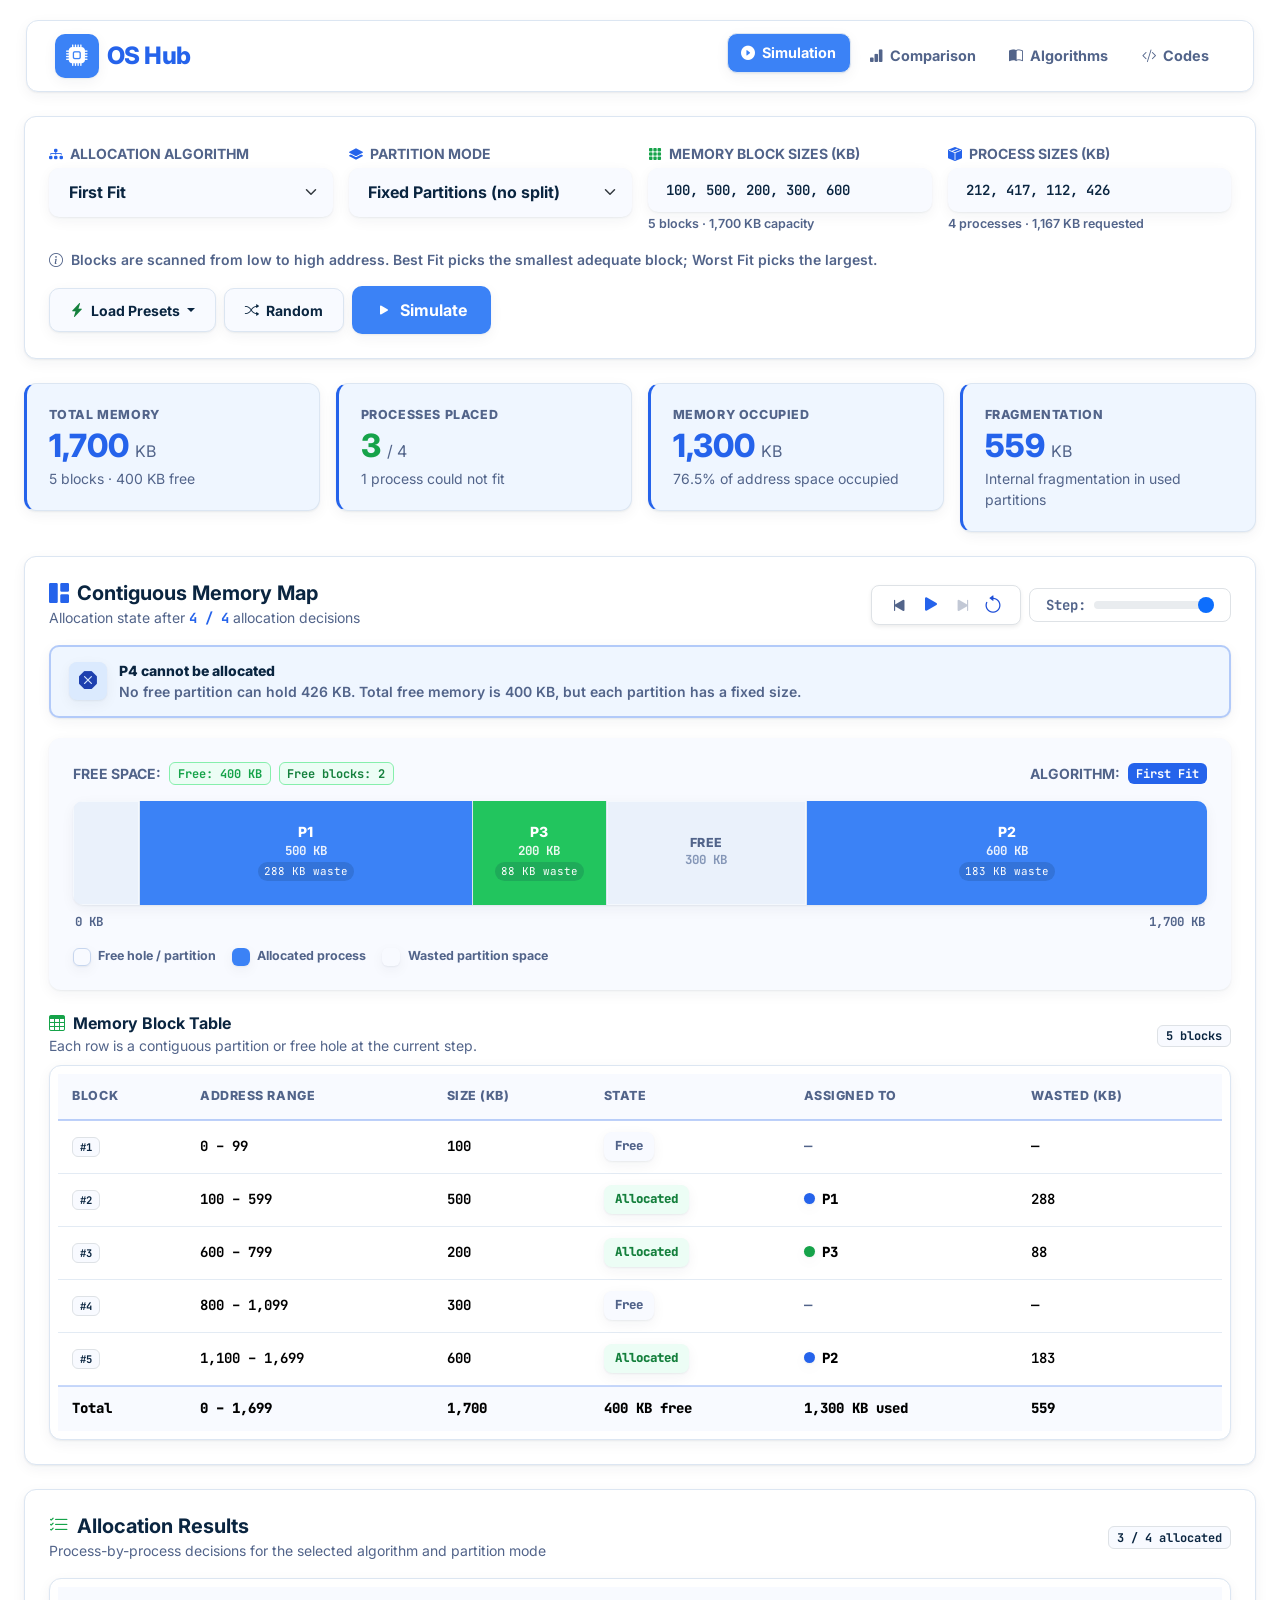
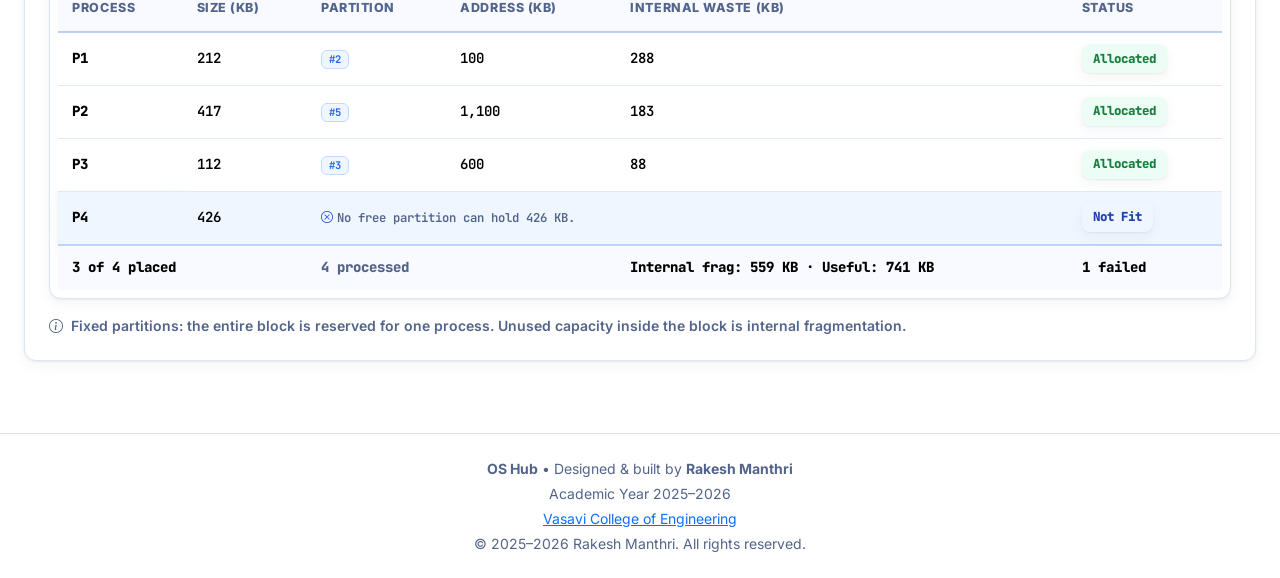
<file: memory_allocation.html>
<!DOCTYPE html>
<html lang="en">
<head>
    <meta charset="UTF-8">
    <meta name="viewport" content="width=device-width, initial-scale=1.0">
    <title>OS EduHub - Contiguous Memory Allocation Simulator</title>

    <!-- Bootstrap 5 CSS -->
    <link href="vendor/bootstrap/bootstrap.min.css" rel="stylesheet">
    <link rel="stylesheet" href="design.css">
    <!-- Bootstrap Icons -->
    <link href="vendor/bootstrap-icons/bootstrap-icons.min.css" rel="stylesheet">
    <!-- Google Fonts: Inter & JetBrains Mono -->
    <link rel="preconnect" href="https://fonts.googleapis.com">
    <link rel="preconnect" href="https://fonts.gstatic.com" crossorigin>
    <link href="https://fonts.googleapis.com/css2?family=Inter:wght@400;500;600;700;800&family=JetBrains+Mono:wght@400;500;600;700" rel="stylesheet">
    <!-- Prism.js for C Code Syntax Highlighting -->
    <link href="vendor/prism/prism-tomorrow.min.css" rel="stylesheet" />

    <!-- Shared claymorphism theme -->
    <link href="simulator-theme.css" rel="stylesheet">

    <style>


        * {
            box-sizing: border-box;
        }

        body {
            font-family: var(--font-sans);
            color: var(--text-main);
            background-color: var(--clay-bg);
            background-image:
                none,
                none,
                none;
            background-attachment: fixed;
            min-height: 100vh;
            margin: 0;
            padding: 0;
            overflow-x: hidden;
        }

        /* Ambient Clay Orbs */






        /* Plush Clay Panels */
        .glass-panel {
            background: var(--clay-surface);
            border: 1px solid #DCE6F2;
            box-shadow: 0 1px 2px rgba(10, 37, 64, 0.06), 0 4px 14px rgba(10, 37, 64, 0.05);
            border-radius: 12px;
            transition: transform 0.35s cubic-bezier(0.2, 0, 0, 1), box-shadow 0.35s cubic-bezier(0.2, 0, 0, 1), border-color 0.35s ease;
        }

        .glass-panel:hover {
            box-shadow: 0 2px 4px rgba(10, 37, 64, 0.08), 0 10px 24px rgba(10, 37, 64, 0.09);
        }

        .glass-nav {
            background: var(--clay-surface);
            border-radius: 12px;
            margin: 1.25rem auto 1.5rem;
            max-width: min(96%, 1400px);
            padding: 0.85rem 1.5rem;
            border: 1px solid #DCE6F2;
            box-shadow: 0 1px 2px rgba(10, 37, 64, 0.06), 0 4px 14px rgba(10, 37, 64, 0.05);
            transition: box-shadow 0.3s ease;
        }

        .brand-icon {
            background: #3B82F6;
            color: white;
            width: 44px;
            height: 44px;
            border-radius: 10px;
            display: inline-flex;
            align-items: center;
            justify-content: center;
            font-size: 1.35rem;
            box-shadow: 0 1px 2px rgba(10, 37, 64, 0.06), 0 4px 14px rgba(10, 37, 64, 0.05);
        }

        .brand-text {
            font-weight: 800;
            background: #2563EB;
            -webkit-background-clip: text;
            -webkit-text-fill-color: transparent;
            letter-spacing: -0.5px;
        }

        .glass-nav-toggler {
            background: #F8FAFF;
            border: 1px solid #DCE6F2;
            border-radius: 10px;
            padding: 0.45rem 0.75rem;
            color: var(--primary-blue);
            display: inline-flex;
            align-items: center;
            justify-content: center;
            box-shadow: 0 1px 2px rgba(10, 37, 64, 0.06), 0 4px 14px rgba(10, 37, 64, 0.05);
            transition: transform 0.2s cubic-bezier(0.2, 0, 0, 1), background 0.2s ease, box-shadow 0.2s ease;
        }

        .glass-nav-toggler:hover, .glass-nav-toggler:focus {
            transform: translateY(-2px);
            background: #ffffff;
            color: #1D4ED8;
            box-shadow: 0 1px 2px rgba(10, 37, 64, 0.06), 0 4px 14px rgba(10, 37, 64, 0.05);
            outline: none;
        }

        .nav-pills .nav-link {
            color: var(--text-muted);
            font-weight: 700;
            border-radius: 10px;
            padding: 0.55rem 1.1rem;
            transition: transform 0.25s cubic-bezier(0.2, 0, 0, 1), background 0.25s ease, color 0.25s ease, box-shadow 0.25s ease;
            margin: 0 0.15rem;
            border: 2px solid transparent;
            background: transparent;
        }

        .nav-pills .nav-link:hover {
            color: #2563EB;
            background: #F8FAFF;
            box-shadow: 0 1px 2px rgba(10, 37, 64, 0.06), 0 4px 14px rgba(10, 37, 64, 0.05);
            transform: translateY(-2px);
        }

        .nav-pills .nav-link.active {
            background: #3B82F6;
            color: white;
            border: 1px solid #DCE6F2;
            box-shadow: 0 1px 2px rgba(10, 37, 64, 0.06), 0 4px 14px rgba(10, 37, 64, 0.05);
            transform: translateY(-2px);
        }

        /* Tactile Clay Buttons */
        .btn-glass-primary {
            background: #3B82F6;
            color: white;
            border: none;
            border-radius: 10px;
            font-weight: 700;
            padding: 0.75rem 1.5rem;
            box-shadow: 0 1px 2px rgba(10, 37, 64, 0.06), 0 4px 14px rgba(10, 37, 64, 0.05);
            transition: transform 0.25s cubic-bezier(0.2, 0, 0, 1), background 0.25s ease, box-shadow 0.25s ease;
        }

        .btn-glass-primary:hover {
            background: #3B82F6;
            color: white;
            transform: translateY(-2px);
            box-shadow: 0 1px 2px rgba(10, 37, 64, 0.06), 0 4px 14px rgba(10, 37, 64, 0.05);
        }

        .btn-glass-primary:active {
            transform: translateY(2px) scale(0.97);
            box-shadow: 0 1px 2px rgba(10, 37, 64, 0.06), 0 4px 14px rgba(10, 37, 64, 0.05);
        }

        .btn-glass-outline {
            background: #F8FAFF;
            border: 1px solid #DCE6F2;
            color: var(--text-main);
            border-radius: 10px;
            font-weight: 700;
            padding: 0.65rem 1.25rem;
            box-shadow: 0 1px 2px rgba(10, 37, 64, 0.06), 0 4px 14px rgba(10, 37, 64, 0.05);
            transition: transform 0.25s cubic-bezier(0.2, 0, 0, 1), background 0.25s ease, color 0.25s ease, box-shadow 0.25s ease;
        }

        .btn-glass-outline:hover {
            background: #ffffff;
            color: var(--primary-blue);
            transform: translateY(-2px);
            box-shadow: 0 1px 2px rgba(10, 37, 64, 0.06), 0 4px 14px rgba(10, 37, 64, 0.05);
        }

        .btn-glass-outline:active {
            transform: translateY(1px) scale(0.98);
            box-shadow: 0 1px 2px rgba(10, 37, 64, 0.06), 0 4px 14px rgba(10, 37, 64, 0.05);
        }

        /* Sunken Tactile Inputs */
        .form-control-glass {
            background: #F8FAFF;
            border: 2px solid transparent;
            border-radius: 10px;
            padding: 0.6rem 1rem;
            font-size: 0.875rem;
            font-weight: 600;
            color: var(--text-main);
            box-shadow: 0 1px 2px rgba(10, 37, 64, 0.06), 0 4px 14px rgba(10, 37, 64, 0.05);
            transition: background 0.25s ease, border-color 0.25s ease, box-shadow 0.25s ease;
            font-family: var(--font-mono);
        }

        .form-control-glass:focus {
            background: #ffffff;
            border-color: var(--primary-blue);
            box-shadow: 0 0 0 4px rgba(37, 99, 235, 0.2), inset 1px 1px 3px rgba(37, 99, 235, 0.15);
            outline: none;
        }

        .form-select-glass {
            background-color: #F8FAFF;
            border: 2px solid transparent;
            border-radius: 10px;
            padding: 0.65rem 2.2rem 0.65rem 1.1rem;
            font-weight: 700;
            color: var(--text-main);
            box-shadow: 0 1px 2px rgba(10, 37, 64, 0.06), 0 4px 14px rgba(10, 37, 64, 0.05);
            transition: background 0.25s ease, border-color 0.25s ease, box-shadow 0.25s ease;
        }

        .form-select-glass:focus {
            background-color: #ffffff;
            border-color: var(--primary-blue);
            box-shadow: 0 0 0 4px rgba(37, 99, 235, 0.2);
            outline: none;
        }

        .input-hint {
            margin-top: 4px;
            font-size: 0.78rem;
            line-height: 1.35;
            font-weight: 600;
            color: var(--text-muted);
        }

        .input-error {
            margin-top: 1rem;
            background: #EFF6FF;
            border: 2px solid rgba(37, 99, 235, 0.35);
            color: #1E40AF;
            border-radius: 10px;
            padding: 0.7rem 1rem;
            font-weight: 700;
            font-size: 0.86rem;
            display: flex;
            gap: 0.5rem;
            align-items: center;
            box-shadow: 0 1px 2px rgba(10, 37, 64, 0.06), 0 4px 14px rgba(10, 37, 64, 0.05);
        }

        /* Inflated Pastel Matte KPI Badges */
        .kpi-card {
            border-radius: 12px;
            padding: 1.35rem;
            position: relative;
            overflow: hidden;
            border: 1px solid #DCE6F2;
            box-shadow: 0 1px 2px rgba(10, 37, 64, 0.06), 0 4px 14px rgba(10, 37, 64, 0.05);
            transition: transform 0.25s cubic-bezier(0.2, 0, 0, 1), box-shadow 0.25s ease;
        }

        .kpi-card:hover {
            transform: translateY(-2px);
            box-shadow: 0 2px 4px rgba(10, 37, 64, 0.08), 0 10px 24px rgba(10, 37, 64, 0.09);
        }

        .kpi-blue {
            background: #EFF6FF;
            border-left: 3px solid var(--primary-blue);
        }

        .kpi-green {
            background: #ECFDF5;
            border-left: 3px solid var(--accent-green);
        }

        .kpi-blue {
            background: #EFF6FF;
            border-left: 3px solid var(--accent-purple);
        }

        .kpi-green {
            background: #EFF6FF;
            border-left: 3px solid var(--accent-amber);
        }

        .kpi-value {
            font-size: 2rem;
            font-weight: 800;
            line-height: 1.1;
        }

        .kpi-label {
            font-size: 0.78rem;
            font-weight: 800;
            text-transform: uppercase;
            letter-spacing: 0.6px;
            color: var(--text-muted);
        }

        /* Memory Map Visualizer */
        .memory-visualizer {
            background: #F8FAFF;
            border-radius: 12px;
            padding: 1.5rem;
            box-shadow: 0 1px 2px rgba(10, 37, 64, 0.06), 0 4px 14px rgba(10, 37, 64, 0.05);
        }

        .mem-strip {
            display: flex;
            width: 100%;
            height: 104px;
            border-radius: 10px;
            overflow: hidden;
            background: #EAF1FB;
            box-shadow: 0 1px 2px rgba(10, 37, 64, 0.06), 0 4px 14px rgba(10, 37, 64, 0.05);
        }

        .mem-seg {
            position: relative;
            height: 100%;
            display: flex;
            flex-direction: column;
            align-items: center;
            justify-content: center;
            gap: 2px;
            min-width: 0;
            color: #ffffff;
            border-right: 1px solid #DCE6F2;
            overflow: hidden;
            transition: width 0.5s cubic-bezier(0.2, 0, 0, 1);
        }

        .mem-seg:last-child {
            border-right: 0;
        }

        .mem-seg .seg-name {
            font-weight: 800;
            font-size: 0.875rem;
            line-height: 1.05;
            text-shadow: none;
            white-space: nowrap;
        }

        .mem-seg .seg-size {
            font-family: var(--font-mono);
            font-size: 0.78rem;
            font-weight: 700;
            opacity: 0.9;
            white-space: nowrap;
        }

        .mem-seg .seg-waste {
            font-family: var(--font-mono);
            font-size: 0.68rem;
            background: rgba(10, 37, 64, 0.16);
            padding: 1px 6px;
            border-radius: 999px;
            white-space: nowrap;
        }

        .mem-seg.tiny .seg-name,
        .mem-seg.tiny .seg-size,
        .mem-seg.tiny .seg-waste {
            display: none;
        }

        .mem-seg.free {
            background: repeating-#EAF1FB;
            color: #52648A;
            box-shadow: inset 0 0 0 1px rgba(255, 255, 255, 0.5);
        }

        .mem-seg.free .seg-name {
            font-size: 0.78rem;
            letter-spacing: 0.5px;
            text-shadow: none;
            color: #52648A;
        }

        .mem-seg.free .seg-size {
            color: #7A8DB0;
        }

        .proc-0 { background: #3B82F6; }
        .proc-1 { background: #3B82F6; }
        .proc-2 { background: #22C55E; }
        .proc-3 { background: #3B82F6; }
        .proc-4 { background: #3B82F6; }
        .proc-5 { background: #3B82F6; }
        .proc-6 { background: #3B82F6; }
        .proc-7 { background: #7A8DB0; }

        .address-scale {
            display: flex;
            justify-content: space-between;
            margin-top: 0.5rem;
            padding: 0 2px;
            font-family: var(--font-mono);
            font-size: 0.78rem;
            font-weight: 700;
            color: var(--text-muted);
        }

        .legend-chip {
            display: inline-flex;
            align-items: center;
            gap: 0.45rem;
            font-size: 0.78rem;
            font-weight: 700;
            color: var(--text-muted);
        }

        .legend-swatch {
            width: 18px;
            height: 18px;
            border-radius: 6px;
            flex-shrink: 0;
            box-shadow: 0 1px 2px rgba(10, 37, 64, 0.06), 0 4px 14px rgba(10, 37, 64, 0.05);
        }

        .free-swatch {
            background: repeating-#EAF1FB;
            border: 1px solid #C7D6EE;
        }

        .process-dot {
            width: 11px;
            height: 11px;
            border-radius: 50%;
            display: inline-block;
            margin-right: 7px;
            box-shadow: 0 1px 2px rgba(10, 37, 64, 0.06), 0 4px 14px rgba(10, 37, 64, 0.05);
        }

        .decision-banner {
            display: flex;
            align-items: flex-start;
            gap: 0.8rem;
            background: #F8FAFF;
            border: 2px solid rgba(37, 99, 235, 0.22);
            border-radius: 10px;
            padding: 0.9rem 1.1rem;
            margin: 1rem 0 1.25rem;
            box-shadow: 0 1px 2px rgba(10, 37, 64, 0.06), 0 4px 14px rgba(10, 37, 64, 0.05);
            transition: background 0.25s ease, border-color 0.25s ease;
        }

        .decision-banner .banner-icon {
            width: 38px;
            height: 38px;
            border-radius: 8px;
            background: #EAF1FB;
            color: var(--primary-blue);
            display: inline-flex;
            align-items: center;
            justify-content: center;
            font-size: 1.1rem;
            flex-shrink: 0;
            box-shadow: 0 1px 2px rgba(10, 37, 64, 0.06), 0 4px 14px rgba(10, 37, 64, 0.05);
        }

        .decision-banner .banner-title {
            font-weight: 800;
            font-size: 0.875rem;
            color: var(--text-main);
            line-height: 1.3;
        }

        .decision-banner .banner-text {
            font-size: 0.875rem;
            font-weight: 600;
            color: var(--text-muted);
            line-height: 1.45;
            margin-top: 2px;
        }

        .decision-banner.is-success {
            background: #ECFDF5;
            border-color: rgba(34, 197, 94, 0.3);
        }

        .decision-banner.is-success .banner-icon {
            background: #D1FAE5;
            color: #15803D;
        }

        .decision-banner.is-failure {
            background: #EFF6FF;
            border-color: rgba(37, 99, 235, 0.3);
        }

        .decision-banner.is-failure .banner-icon {
            background: #DBEAFE;
            color: #1E40AF;
        }

        /* Clay Data Tables */
        .table-matrix-wrapper {
            overflow-x: auto;
            border-radius: 12px;
            border: 1px solid #DCE6F2;
            background: #ffffff;
            box-shadow: 0 1px 2px rgba(10, 37, 64, 0.06), 0 4px 14px rgba(10, 37, 64, 0.05);
            padding: 0.5rem;
        }

        .table-clay {
            margin-bottom: 0;
            font-family: var(--font-mono);
            font-size: 0.875rem;
            min-width: 680px;
        }

        .table-clay th {
            background: #F8FAFF;
            font-family: var(--font-sans);
            font-weight: 800;
            font-size: 0.78rem;
            text-transform: uppercase;
            letter-spacing: 0.55px;
            color: var(--text-muted);
            padding: 0.8rem 0.9rem;
            border-bottom: 2px solid rgba(37, 99, 235, 0.3);
            white-space: nowrap;
        }

        .table-clay td {
            padding: 0.72rem 0.9rem;
            vertical-align: middle;
            border-bottom: 1px solid rgba(220, 230, 242, 0.8);
            font-weight: 600;
        }

        .table-clay tbody tr:last-child td {
            border-bottom: none;
        }

        .table-clay tfoot td {
            background: #F8FAFF;
            border-top: 2px solid rgba(37, 99, 235, 0.25);
            border-bottom: none;
            font-weight: 800;
        }

        .block-free-row {
            background: rgba(248, 250, 255, 0.55);
        }

        .result-current td {
            background: #EFF6FF !important;
        }

        .result-current td:first-child {
            box-shadow: 0 1px 2px rgba(10, 37, 64, 0.06), 0 4px 14px rgba(10, 37, 64, 0.05);
        }

        .result-pending {
            opacity: 0.55;
        }

        .status-badge-alloc {
            background: #ECFDF5;
            color: #15803D;
            border: none;
            font-weight: 800;
            padding: 0.32rem 0.7rem;
            border-radius: 8px;
            font-size: 0.78rem;
            display: inline-block;
            box-shadow: 0 1px 2px rgba(10, 37, 64, 0.06), 0 4px 14px rgba(10, 37, 64, 0.05);
        }

        .status-badge-fail {
            background: #EFF6FF;
            color: #1E40AF;
            border: none;
            font-weight: 800;
            padding: 0.32rem 0.7rem;
            border-radius: 8px;
            font-size: 0.78rem;
            display: inline-block;
            box-shadow: 0 1px 2px rgba(10, 37, 64, 0.06), 0 4px 14px rgba(10, 37, 64, 0.05);
        }

        .status-badge-free {
            background: #F8FAFF;
            color: #52648A;
            border: none;
            font-weight: 800;
            padding: 0.32rem 0.7rem;
            border-radius: 8px;
            font-size: 0.78rem;
            display: inline-block;
            box-shadow: 0 1px 2px rgba(10, 37, 64, 0.06), 0 4px 14px rgba(10, 37, 64, 0.05);
        }

        .status-badge-pending {
            background: #EFF6FF;
            color: #1D4ED8;
            border: none;
            font-weight: 800;
            padding: 0.32rem 0.7rem;
            border-radius: 8px;
            font-size: 0.78rem;
            display: inline-block;
            box-shadow: 0 1px 2px rgba(10, 37, 64, 0.06), 0 4px 14px rgba(10, 37, 64, 0.05);
        }

        /* Comparison Cards */
        .compare-card {
            position: relative;
            overflow: hidden;
        }

        .compare-card.best {
            border: 3px solid var(--accent-green);
            background: #ffffff;
            box-shadow: 0 1px 2px rgba(10, 37, 64, 0.06), 0 4px 14px rgba(10, 37, 64, 0.05);
        }

        .best-badge {
            background: #ECFDF5;
            color: #15803D;
            border: 2px solid rgba(34, 197, 94, 0.3);
            border-radius: 999px;
            padding: 0.25rem 0.65rem;
            font-size: 0.68rem;
            font-weight: 800;
            text-transform: uppercase;
            letter-spacing: 0.4px;
            white-space: nowrap;
        }

        .mini-map {
            display: flex;
            height: 46px;
            width: 100%;
            border-radius: 8px;
            overflow: hidden;
            background: #F8FAFF;
            box-shadow: 0 1px 2px rgba(10, 37, 64, 0.06), 0 4px 14px rgba(10, 37, 64, 0.05);
        }

        .mini-seg {
            height: 100%;
            min-width: 0;
            border-right: 2px solid rgba(255, 255, 255, 0.75);
        }

        .mini-seg:last-child {
            border-right: 0;
        }

        .mini-seg.free {
            background: repeating-#EAF1FB;
        }

        .compare-metric {
            background: #F8FAFF;
            border-radius: 10px;
            padding: 0.65rem 0.5rem;
            border: 1px solid rgba(220, 230, 242, 0.9);
            text-align: center;
            height: 100%;
        }

        .compare-metric .val {
            font-family: var(--font-mono);
            font-weight: 800;
            font-size: 1.1rem;
            color: #0A2540;
            line-height: 1.2;
        }

        .compare-metric .lbl {
            font-size: 0.61rem;
            font-weight: 800;
            text-transform: uppercase;
            letter-spacing: 0.35px;
            color: #7A8DB0;
            margin-top: 2px;
        }

        /* Comparison Bars */
        .comp-bar-wrapper {
            background: #F8FAFF;
            border-radius: 10px;
            height: 30px;
            overflow: hidden;
            position: relative;
            box-shadow: 0 1px 2px rgba(10, 37, 64, 0.06), 0 4px 14px rgba(10, 37, 64, 0.05);
            padding: 2px;
        }

        .comp-bar {
            height: 100%;
            border-radius: 8px;
            transition: width 0.8s cubic-bezier(0.2, 0, 0, 1);
            display: flex;
            align-items: center;
            padding-left: 0.75rem;
            color: white;
            font-size: 0.78rem;
            font-weight: 800;
            font-family: var(--font-mono);
            box-shadow: 0 1px 2px rgba(10, 37, 64, 0.06), 0 4px 14px rgba(10, 37, 64, 0.05);
            white-space: nowrap;
            overflow: hidden;
        }

        .bar-first { background: #3B82F6; }
        .bar-best { background: #22C55E; }
        .bar-worst { background: #3B82F6; }

        /* Algorithm Theory Cards */
        .algo-card {
            border-radius: 12px;
            border: 1px solid #DCE6F2;
            background: #ffffff;
            padding: 2rem;
            box-shadow: 0 1px 2px rgba(10, 37, 64, 0.06), 0 4px 14px rgba(10, 37, 64, 0.05);
            transition: transform 0.3s cubic-bezier(0.2, 0, 0, 1), box-shadow 0.3s ease;
            height: 100%;
        }

        .algo-card:hover {
            transform: translateY(-2px);
            box-shadow: 0 2px 4px rgba(10, 37, 64, 0.08), 0 10px 24px rgba(10, 37, 64, 0.09);
        }

        .formula-pill {
            display: inline-flex;
            align-items: center;
            gap: 0.4rem;
            background: #F8FAFF;
            border: 1px solid #DCE6F2;
            border-radius: 999px;
            padding: 0.4rem 0.85rem;
            font-family: var(--font-mono);
            font-size: 0.78rem;
            font-weight: 700;
            color: #3E4F6E;
            box-shadow: 0 1px 2px rgba(10, 37, 64, 0.06), 0 4px 14px rgba(10, 37, 64, 0.05);
        }

        .frag-tile {
            background: #F8FAFF;
            border: 2px solid rgba(220, 230, 242, 0.9);
            border-radius: 10px;
            padding: 1.2rem;
            height: 100%;
            box-shadow: 0 1px 2px rgba(10, 37, 64, 0.06), 0 4px 14px rgba(10, 37, 64, 0.05);
        }

        /* Code Container */
        .code-container {
            background: #0A2540;
            border-radius: 12px;
            overflow: hidden;
            box-shadow: 0 1px 2px rgba(10, 37, 64, 0.06), 0 4px 14px rgba(10, 37, 64, 0.05);
            border: 1px solid #DCE6F2;
        }

        .code-header {
            background: #081A30;
            padding: 0.85rem 1.4rem;
            display: flex;
            align-items: center;
            justify-content: space-between;
            border-bottom: 1px solid rgba(255, 255, 255, 0.08);
        }

        .code-dots {
            display: flex;
            gap: 6px;
        }

        .code-dots span {
            width: 11px;
            height: 11px;
            border-radius: 50%;
            display: inline-block;
        }

        pre[class*="language-"] {
            margin: 0;
            padding: 1.5rem;
            background: #0A2540;
            font-family: var(--font-mono);
            font-size: 0.875rem;
            line-height: 1.65;
            max-height: 560px;
            overflow-y: auto;
        }

        /* Dropdown Glass Styling & Stacking */
        .controls-bar-panel {
            position: relative;
            z-index: 1050;
        }

        .dropdown {
            position: relative;
            z-index: 1060;
        }

        .dropdown-menu-glass {
            background: #ffffff !important;
            border: 1px solid #DCE6F2 !important;
            border-radius: 12px !important;
            box-shadow: 0 1px 2px rgba(10, 37, 64, 0.06), 0 4px 14px rgba(10, 37, 64, 0.05);
            z-index: 99999 !important;
            min-width: 320px;
            padding: 0.75rem 0.6rem !important;
            margin-top: 0.65rem !important;
        }

        .dropdown-menu-glass .dropdown-item {
            border-radius: 10px;
            font-weight: 700;
            padding: 0.7rem 1rem;
            color: var(--text-main);
            margin: 3px 0;
            transition: background 0.2s ease, color 0.2s ease, transform 0.2s ease;
            white-space: normal;
        }

        .dropdown-menu-glass .dropdown-item:hover {
            background: #EFF6FF;
            color: var(--primary-blue);
            transform: translateX(4px);
        }

        .btn-link:disabled {
            opacity: 0.35;
        }

        /* Mobile Navbar & Responsive Enhancements */
        @media (max-width: 1199.98px) {
            .glass-nav {
                border-radius: 10px;
                padding: 0.65rem 1rem;
                margin: 0.75rem auto 1rem;
            }

            .navbar-collapse {
                background: #ffffff;
                border: 2px solid rgba(37, 99, 235, 0.12);
                border-radius: 10px;
                padding: 0.85rem;
                margin-top: 0.75rem;
                box-shadow: 0 1px 2px rgba(10, 37, 64, 0.06), 0 4px 14px rgba(10, 37, 64, 0.05);
            }

            .nav-pills {
                display: flex;
                flex-direction: column;
                gap: 0.35rem;
                width: 100%;
            }

            .nav-pills .nav-link {
                width: 100%;
                text-align: left;
                padding: 0.7rem 1rem;
                border-radius: 10px;
                display: flex;
                align-items: center;
                font-size: 0.93rem;
                margin: 0;
                background: #F8FAFF;
                box-shadow: 0 1px 2px rgba(10, 37, 64, 0.06), 0 4px 14px rgba(10, 37, 64, 0.05);
                color: #3E4F6E;
                border: 2px solid transparent;
                transform: none !important;
                transition: background 0.18s ease, color 0.18s ease;
            }

            .nav-pills .nav-link:hover {
                background: #EFF6FF;
                color: #2563EB;
                box-shadow: 0 1px 2px rgba(10, 37, 64, 0.06), 0 4px 14px rgba(10, 37, 64, 0.05);
                transform: none !important;
            }

            .nav-pills .nav-link.active {
                background: #3B82F6;
                color: white;
                border-color: transparent;
                box-shadow: 0 1px 2px rgba(10, 37, 64, 0.06), 0 4px 14px rgba(10, 37, 64, 0.05);
                transform: none !important;
            }

            .nav-pills .nav-link i {
                font-size: 1.1rem;
                margin-right: 0.65rem !important;
                width: 22px;
                text-align: center;
                flex-shrink: 0;
            }

            .nav-pills .nav-item:last-child a.btn,
            .nav-pills .nav-item a.btn {
                width: 100%;
                justify-content: center;
                border-radius: 10px;
                padding: 0.7rem 1rem;
                margin-top: 0.25rem;
            }

            .table-clay {
                min-width: 640px;
            }
        }

        /* Compact desktop nav: keep everything on one line on laptops */
        @media (min-width: 1200px) and (max-width: 1439.98px) {
            .nav-pills .nav-link {
                padding: 0.5rem 0.82rem;
                margin: 0 0.1rem;
                font-size: 0.9rem;
            }

            .nav-resource-btn {
                padding-left: 0.85rem;
                padding-right: 0.85rem;
            }

            .nav-resource-btn .btn-label {
                display: none;
            }

            .nav-resource-btn i {
                margin-right: 0 !important;
            }
        }

        @media (max-width: 575.98px) {
            .glass-nav {
                margin: 0.5rem auto 0.75rem;
                padding: 0.55rem 0.85rem;
            }

            .brand-text {
                font-size: 1.1rem;
            }

            .brand-icon {
                width: 38px;
                height: 38px;
                font-size: 1.15rem;
                border-radius: 8px;
            }

            .kpi-card {
                padding: 1rem;
            }

            .kpi-value {
                font-size: 1.5rem;
            }

            .memory-visualizer {
                padding: 1rem;
            }

            .mem-strip {
                height: 88px;
            }

            .dropdown-menu-glass {
                min-width: 275px !important;
                width: calc(100vw - 2.5rem) !important;
                max-width: 330px !important;
                left: auto !important;
                right: 0 !important;
                transform: none !important;
            }

            .dropdown-menu-glass .dropdown-item {
                font-size: 0.825rem;
                padding: 0.6rem 0.85rem;
                line-height: 1.35;
                display: flex;
                align-items: flex-start;
            }

            .dropdown-menu-glass .dropdown-item i {
                margin-top: 2px;
                font-size: 1rem;
                flex-shrink: 0;
            }

            .decision-banner {
                padding: 0.8rem;
            }

            .decision-banner .banner-icon {
                width: 34px;
                height: 34px;
                font-size: 1rem;
            }
        }

        @media (prefers-reduced-motion: reduce) {
            .mem-seg,
            .comp-bar,
            .glass-panel,
            .kpi-card,
            .btn-glass-primary,
            .btn-glass-outline,
            .algo-card {
                animation: none !important;
                transition: none !important;
            }
        }

        /* Custom Scrollbar */
        ::-webkit-scrollbar {
            width: 8px;
            height: 8px;
        }
        ::-webkit-scrollbar-track {
            background: #FFFFFF;
            border-radius: 6px;
        }
        ::-webkit-scrollbar-thumb {
            background: #C7D6EE;
            border-radius: 6px;
            box-shadow: 0 1px 2px rgba(10, 37, 64, 0.06), 0 4px 14px rgba(10, 37, 64, 0.05);
        }
        ::-webkit-scrollbar-thumb:hover {
            background: #7A8DB0;
        }
    </style>
</head>
<body>

    <!-- Ambient Orbs -->
    <!-- Navigation Bar -->
    <nav class="navbar navbar-expand-xl glass-nav sticky-top py-2 px-3 mb-4">
        <div class="container-fluid max-w-7xl">
            <a class="navbar-brand d-flex align-items-center gap-2" href="index.html">
                <div class="brand-icon">
                    <i class="bi bi-cpu-fill"></i>
                </div>
                <div>
                    <span class="brand-text fs-4">OS Hub</span>
                </div>
            </a>

            <button class="navbar-toggler glass-nav-toggler border-0 shadow-none" type="button" data-bs-toggle="collapse" data-bs-target="#navbarContent" aria-controls="navbarContent" aria-expanded="false" aria-label="Toggle navigation">
                <i class="bi bi-list fs-2 text-primary"></i>
            </button>

            <div class="collapse navbar-collapse" id="navbarContent">
                <ul class="nav nav-pills ms-auto my-2 my-lg-0" id="mainNav" role="tablist">
                    <li class="nav-item" role="presentation">
                        <button class="nav-link active" id="tab-simulator" data-bs-toggle="pill" data-bs-target="#section-simulator" type="button" role="tab">
                            <i class="bi bi-play-circle-fill me-1"></i> Simulation
                        </button>
                    </li>
                    <li class="nav-item" role="presentation">
                        <button class="nav-link" id="tab-compare" data-bs-toggle="pill" data-bs-target="#section-compare" type="button" role="tab">
                            <i class="bi bi-bar-chart-fill me-1"></i> Comparison
                        </button>
                    </li>
                    <li class="nav-item" role="presentation">
                        <button class="nav-link" id="tab-theory" data-bs-toggle="pill" data-bs-target="#section-theory" type="button" role="tab">
                            <i class="bi bi-book-half me-1"></i> Algorithms
                        </button>
                    </li>
                    <li class="nav-item" role="presentation">
                        <button class="nav-link" id="tab-code" data-bs-toggle="pill" data-bs-target="#section-code" type="button" role="tab">
                            <i class="bi bi-code-slash me-1"></i> Codes
                        </button>
                    </li>
                </ul>
            </div>
        </div>
    </nav>

    <!-- Main Container -->
    <main class="container-fluid px-3 px-md-4 max-w-7xl pb-5 position-relative" style="z-index: 1;">

        <div class="tab-content" id="mainTabContent">

            <!-- ========================================== -->
            <!-- 1. SIMULATOR SECTION                      -->
            <!-- ========================================== -->
            <div class="tab-pane fade show active" id="section-simulator" role="tabpanel">

                <!-- Controls & Input Panel -->
                <div class="glass-panel controls-bar-panel p-3 p-md-4 mb-4">
                    <div class="row g-3">
                        <div class="col-12 col-md-6 col-lg-3">
                            <label class="form-label fw-bold text-muted small text-uppercase mb-1" for="algoSelect">
                                <i class="bi bi-diagram-3-fill text-primary me-1"></i> Allocation Algorithm
                            </label>
                            <select class="form-select form-select-glass w-100" id="algoSelect">
                                <option value="FIRST" selected>First Fit</option>
                                <option value="BEST">Best Fit</option>
                                <option value="WORST">Worst Fit</option>
                            </select>
                        </div>

                        <div class="col-12 col-md-6 col-lg-3">
                            <label class="form-label fw-bold text-muted small text-uppercase mb-1" for="allocationMode">
                                <i class="bi bi-layers-fill text-primary me-1"></i> Partition Mode
                            </label>
                            <select class="form-select form-select-glass w-100" id="allocationMode">
                                <option value="fixed" selected>Fixed Partitions (no split)</option>
                                <option value="split">Dynamic Partitions (split)</option>
                            </select>
                        </div>

                        <div class="col-12 col-md-6 col-lg-3">
                            <label class="form-label fw-bold text-muted small text-uppercase mb-1" for="blockSizesInput">
                                <i class="bi bi-grid-3x3-gap-fill text-success me-1"></i> Memory Block Sizes (KB)
                            </label>
                            <input type="text" class="form-control form-control-glass" id="blockSizesInput" value="100, 500, 200, 300, 600" placeholder="e.g. 100, 500, 200, 300, 600">
                            <div class="input-hint" id="blockHint"></div>
                        </div>

                        <div class="col-12 col-md-6 col-lg-3">
                            <label class="form-label fw-bold text-muted small text-uppercase mb-1" for="processSizesInput">
                                <i class="bi bi-box-seam-fill text-primary me-1"></i> Process Sizes (KB)
                            </label>
                            <input type="text" class="form-control form-control-glass" id="processSizesInput" value="212, 417, 112, 426" placeholder="e.g. 212, 417, 112, 426">
                            <div class="input-hint" id="processHint"></div>
                        </div>
                    </div>

                    <div class="d-flex flex-wrap align-items-center justify-content-between gap-3 mt-3">
                        <div class="small text-muted fw-semibold">
                            <i class="bi bi-info-circle me-1"></i>
                            Blocks are scanned from low to high address. Best Fit picks the smallest adequate block; Worst Fit picks the largest.
                        </div>

                        <div class="d-flex flex-wrap gap-2 align-items-center">
                            <div class="dropdown">
                                <button class="btn btn-glass-outline btn-sm dropdown-toggle" type="button" id="presetsDropdown" data-bs-toggle="dropdown" data-bs-display="static" aria-expanded="false">
                                    <i class="bi bi-lightning-charge-fill text-warning me-1"></i> Load Presets
                                </button>
                                <ul class="dropdown-menu dropdown-menu-end dropdown-menu-glass border-0" aria-labelledby="presetsDropdown">
                                    <li>
                                        <button class="dropdown-item" type="button" onclick="loadPreset('classic')">
                                            <i class="bi bi-journal-text text-primary me-2"></i>Classic Textbook Set (Fixed Partitions)
                                        </button>
                                    </li>
                                    <li>
                                        <button class="dropdown-item" type="button" onclick="loadPreset('dynamic')">
                                            <i class="bi bi-arrows-angle-expand text-success me-2"></i>Classic Load with Dynamic Splitting
                                        </button>
                                    </li>
                                    <li>
                                        <button class="dropdown-item" type="button" onclick="loadPreset('internal')">
                                            <i class="bi bi-box-seam text-warning me-2"></i>Internal Fragmentation Demo
                                        </button>
                                    </li>
                                    <li>
                                        <button class="dropdown-item" type="button" onclick="loadPreset('tight')">
                                            <i class="bi bi-bullseye text-danger me-2"></i>Tight-Fit Stress Test
                                        </button>
                                    </li>
                                </ul>
                            </div>

                            <button class="btn btn-glass-outline btn-sm" type="button" onclick="randomizeProcesses()" title="Generate random process sizes">
                                <i class="bi bi-shuffle me-1"></i> Random
                            </button>
                            <button class="btn btn-glass-primary" type="button" onclick="runSimulation()">
                                <i class="bi bi-play-fill me-1"></i> Simulate
                            </button>
                        </div>
                    </div>

                    <div id="inputError" class="input-error d-none">
                        <i class="bi bi-exclamation-triangle-fill"></i>
                        <span id="inputErrorText"></span>
                    </div>
                </div>

                <!-- Summary KPI Cards -->
                <div class="row g-3 mb-4">
                    <div class="col-6 col-lg-3">
                        <div class="kpi-card kpi-blue">
                            <div class="kpi-label">Total Memory</div>
                            <div class="kpi-value text-primary mt-1" id="kpiTotal">0 <span class="fs-6 fw-normal text-muted">KB</span></div>
                            <small class="text-muted d-block mt-1" id="kpiTotalSub">0 memory blocks</small>
                        </div>
                    </div>

                    <div class="col-6 col-lg-3">
                        <div class="kpi-card kpi-green">
                            <div class="kpi-label">Processes Placed</div>
                            <div class="kpi-value text-success mt-1" id="kpiPlaced">0 <span class="fs-6 fw-normal text-muted">/ 0</span></div>
                            <small class="text-muted d-block mt-1" id="kpiPlacedSub">No processes yet</small>
                        </div>
                    </div>

                    <div class="col-6 col-lg-3">
                        <div class="kpi-card kpi-blue">
                            <div class="kpi-label">Memory Occupied</div>
                            <div class="kpi-value mt-1" id="kpiUsed" style="color: var(--accent-purple);">0 <span class="fs-6 fw-normal text-muted">KB</span></div>
                            <small class="text-muted d-block mt-1" id="kpiUsedSub">0.0% of address space</small>
                        </div>
                    </div>

                    <div class="col-6 col-lg-3">
                        <div class="kpi-card kpi-green">
                            <div class="kpi-label">Fragmentation</div>
                            <div class="kpi-value mt-1" id="kpiFrag" style="color: var(--accent-amber);">0 <span class="fs-6 fw-normal text-muted">KB</span></div>
                            <small class="text-muted d-block mt-1" id="kpiFragSub">Internal fragmentation</small>
                        </div>
                    </div>
                </div>

                <!-- Real-Time Memory Map & Playback -->
                <div class="glass-panel p-3 p-md-4 mb-4">
                    <div class="d-flex flex-wrap align-items-center justify-content-between gap-3 mb-2">
                        <div>
                            <h5 class="fw-bold mb-0 text-dark d-flex align-items-center">
                                <i class="bi bi-grid-1x2-fill text-primary me-2"></i>Contiguous Memory Map
                            </h5>
                            <small class="text-muted">Allocation state after <strong class="text-primary font-monospace" id="stepCounterLabel">0 / 0</strong> allocation decisions</small>
                        </div>

                        <div class="d-flex flex-wrap align-items-center gap-2">
                            <div class="bg-white px-3 py-1.5 rounded-3 border d-flex align-items-center gap-2 shadow-sm">
                                <button class="btn btn-sm btn-link text-secondary p-0" id="btnStepPrev" onclick="stepSimulation('prev')" title="Previous allocation" aria-label="Previous allocation">
                                    <i class="bi bi-skip-start-fill fs-5"></i>
                                </button>
                                <button class="btn btn-sm btn-link text-primary p-0" id="btnPlay" onclick="togglePlay()" title="Play / Pause" aria-label="Play or pause simulation">
                                    <i class="bi bi-play-fill fs-4" id="playIcon"></i>
                                </button>
                                <button class="btn btn-sm btn-link text-secondary p-0" id="btnStepNext" onclick="stepSimulation('next')" title="Next allocation" aria-label="Next allocation">
                                    <i class="bi bi-skip-end-fill fs-5"></i>
                                </button>
                                <button class="btn btn-sm btn-link text-danger p-0" id="btnReset" onclick="resetPlayback()" title="Reset to empty memory" aria-label="Reset simulation">
                                    <i class="bi bi-arrow-counterclockwise fs-5"></i>
                                </button>
                            </div>

                            <div class="d-flex align-items-center gap-2 bg-white px-3 py-1 rounded-3 border">
                                <label for="stepScrubber" class="small fw-bold text-muted mb-0 font-monospace">Step:</label>
                                <input type="range" class="form-range" id="stepScrubber" min="0" max="0" value="0" style="width: 120px;" oninput="scrubStep(this.value)">
                            </div>
                        </div>
                    </div>

                    <div class="decision-banner" id="decisionBanner">
                        <span class="banner-icon" id="decisionIcon"><i class="bi bi-info-circle-fill"></i></span>
                        <div>
                            <div class="banner-title" id="decisionTitle">Memory is ready</div>
                            <div class="banner-text" id="decisionText">Run the simulation to place every process, or step through the decisions one at a time.</div>
                        </div>
                    </div>

                    <div class="memory-visualizer">
                        <div class="d-flex flex-wrap align-items-center justify-content-between gap-2 mb-3">
                            <div class="d-flex flex-wrap align-items-center gap-2">
                                <span class="text-muted small fw-bold text-uppercase">Free Space:</span>
                                <span class="badge bg-success-subtle text-success border border-success-subtle font-monospace" id="liveFreeBadge">0 KB</span>
                                <span class="badge bg-warning-subtle text-warning-emphasis border border-warning-subtle font-monospace" id="largestHoleBadge">Largest hole: 0 KB</span>
                            </div>
                            <div class="d-flex align-items-center gap-2">
                                <span class="text-muted small fw-bold text-uppercase">Algorithm:</span>
                                <span class="badge bg-primary font-monospace" id="liveAlgoBadge">First Fit</span>
                            </div>
                        </div>

                        <div class="mem-strip" id="memStrip"></div>
                        <div class="address-scale">
                            <span>0 KB</span>
                            <span id="totalMemoryLabel">0 KB</span>
                        </div>

                        <div class="d-flex flex-wrap gap-3 mt-3" id="memoryLegend">
                            <!-- Dynamic legend -->
                        </div>
                    </div>

                    <div class="d-flex flex-wrap align-items-center justify-content-between gap-2 mt-4 mb-2">
                        <div>
                            <h6 class="fw-bold mb-0 text-dark"><i class="bi bi-table text-success me-2"></i>Memory Block Table</h6>
                            <small class="text-muted">Each row is a contiguous partition or free hole at the current step.</small>
                        </div>
                        <span class="badge bg-light text-dark border font-monospace" id="blocksSummaryBadge">0 blocks</span>
                    </div>

                    <div class="table-matrix-wrapper">
                        <table class="table table-clay align-middle mb-0" id="blocksTable">
                            <thead id="blocksHead"></thead>
                            <tbody id="blocksBody"></tbody>
                            <tfoot id="blocksFoot"></tfoot>
                        </table>
                    </div>
                </div>

                <!-- Allocation Results -->
                <div class="glass-panel p-3 p-md-4 mb-4">
                    <div class="d-flex flex-wrap align-items-center justify-content-between gap-2 mb-3">
                        <div>
                            <h5 class="fw-bold mb-0 text-dark">
                                <i class="bi bi-list-check text-success me-2"></i>Allocation Results
                            </h5>
                            <small class="text-muted">Process-by-process decisions for the selected algorithm and partition mode</small>
                        </div>
                        <span class="badge bg-light text-dark border font-monospace" id="resultsSummaryBadge">0 / 0 allocated</span>
                    </div>

                    <div class="table-matrix-wrapper">
                        <table class="table table-clay align-middle mb-0" id="resultsTable">
                            <thead id="resultsHead"></thead>
                            <tbody id="resultsBody"></tbody>
                            <tfoot id="resultsFoot"></tfoot>
                        </table>
                    </div>

                    <div class="small text-muted fw-semibold mt-3" id="modeNote">
                        <i class="bi bi-info-circle me-1"></i>
                        Fixed partitions reserve the whole block, leaving internal fragmentation. Dynamic partitions split the block and leave a free hole.
                    </div>
                </div>

            </div>

            <!-- ========================================== -->
            <!-- 2. COMPARE ALL ALGORITHMS SECTION         -->
            <!-- ========================================== -->
            <div class="tab-pane fade" id="section-compare" role="tabpanel">
                <div class="glass-panel p-3 p-md-4 mb-4">
                    <div class="d-flex flex-wrap justify-content-between align-items-center gap-3 mb-4">
                        <div>
                            <h4 class="fw-bold mb-1 brand-text">
                                <i class="bi bi-intersect me-2"></i>First Fit vs Best Fit vs Worst Fit
                            </h4>
                            <p class="text-muted mb-0">Runs all three algorithms on the current memory blocks and process list. The best result is highlighted in green.</p>
                        </div>
                        <button class="btn btn-glass-primary" onclick="generateComparison()">
                            <i class="bi bi-arrow-clockwise me-1"></i> Recompute Benchmark
                        </button>
                    </div>

                    <div class="row g-4 mb-4" id="comparisonCardsRow">
                        <!-- Dynamic comparison cards -->
                    </div>

                    <div class="row g-3">
                        <div class="col-12 col-lg-6">
                            <div class="glass-panel p-4 h-100">
                                <div class="d-flex align-items-center justify-content-between mb-3">
                                    <h5 class="fw-bold mb-0 text-dark">
                                        <i class="bi bi-check2-square text-primary me-2"></i>Processes Allocated
                                    </h5>
                                    <small class="text-muted fw-bold">Higher is better</small>
                                </div>
                                <div id="chartAllocated" class="d-flex flex-column gap-3">
                                    <!-- Dynamic bars -->
                                </div>
                            </div>
                        </div>

                        <div class="col-12 col-lg-6">
                            <div class="glass-panel p-4 h-100">
                                <div class="d-flex align-items-center justify-content-between mb-3">
                                    <h5 class="fw-bold mb-0 text-dark">
                                        <i class="bi bi-speedometer2 text-success me-2"></i>Useful Memory Load
                                    </h5>
                                    <small class="text-muted fw-bold">Process bytes / total memory</small>
                                </div>
                                <div id="chartEfficiency" class="d-flex flex-column gap-3">
                                    <!-- Dynamic bars -->
                                </div>
                            </div>
                        </div>
                    </div>

                    <div class="glass-panel p-4 mt-3">
                        <div class="d-flex align-items-center justify-content-between mb-3">
                            <h5 class="fw-bold mb-0 text-dark">
                                <i class="bi bi-pie-chart-fill text-warning me-2"></i><span id="chartFragTitle">Fragmentation</span>
                            </h5>
                            <small class="text-muted fw-bold">Lower is better</small>
                        </div>
                        <div id="chartFragmentation" class="d-flex flex-column gap-3">
                            <!-- Dynamic bars -->
                        </div>
                    </div>

                    <div class="small text-muted fw-semibold mt-3">
                        <i class="bi bi-info-circle me-1"></i>
                        Fixed partitions are scored by internal fragmentation. Dynamic partitions are scored by external fragmentation, measured as free memory scattered outside the largest hole.
                    </div>
                </div>
            </div>

            <!-- ========================================== -->
            <!-- 3. ALGORITHMS & THEORY SECTION            -->
            <!-- ========================================== -->
            <div class="tab-pane fade" id="section-theory" role="tabpanel">
                <div class="glass-panel p-3 p-md-4 mb-4">
                    <div class="text-center mx-auto mb-5" style="max-width: 760px;">
                        <span class="badge rounded-pill bg-primary-subtle text-primary px-3 py-2 fw-bold text-uppercase mb-2">Contiguous Memory Concepts</span>
                        <h2 class="fw-bold brand-text mb-3">Contiguous Memory Allocation Guide</h2>
                        <p class="text-muted">Contiguous allocation gives each process one uninterrupted region of memory. When a process arrives, the OS searches the free blocks for a region large enough to hold it.</p>
                    </div>

                    <div class="row g-4">
                        <div class="col-12 col-lg-4">
                            <div class="algo-card">
                                <div class="d-flex justify-content-between align-items-start mb-3">
                                    <div>
                                        <h4 class="fw-bold text-primary mb-1">First Fit</h4>
                                        <span class="badge bg-primary-subtle text-primary border border-primary-subtle">Lowest Address Wins</span>
                                    </div>
                                    <i class="bi bi-arrow-down-right-circle-fill fs-2 text-primary"></i>
                                </div>
                                <p class="text-muted">Scan the memory blocks from the lowest address and allocate the first free block that is large enough. The search stops as soon as a match is found.</p>
                                <h6 class="fw-bold text-dark mt-3 mb-2"><i class="bi bi-check2 text-success me-1"></i>Trade-offs:</h6>
                                <ul class="text-muted small ps-3 mb-0">
                                    <li><strong>Pros:</strong> Simple, fast, and low overhead because the scan can stop immediately.</li>
                                    <li><strong>Cons:</strong> Tends to consume low-address memory first and can leave small, hard-to-use holes behind.</li>
                                </ul>
                            </div>
                        </div>

                        <div class="col-12 col-lg-4">
                            <div class="algo-card">
                                <div class="d-flex justify-content-between align-items-start mb-3">
                                    <div>
                                        <h4 class="fw-bold text-success mb-1">Best Fit</h4>
                                        <span class="badge bg-success-subtle text-success border border-success-subtle">Smallest Adequate Hole</span>
                                    </div>
                                    <i class="bi bi-bullseye fs-2 text-success"></i>
                                </div>
                                <p class="text-muted">Examine every free block and choose the smallest block that can still hold the process. The leftover space is minimised for every individual request.</p>
                                <h6 class="fw-bold text-dark mt-3 mb-2"><i class="bi bi-check2 text-success me-1"></i>Trade-offs:</h6>
                                <ul class="text-muted small ps-3 mb-0">
                                    <li><strong>Pros:</strong> Usually leaves the largest possible holes for future requests; strong memory utilisation in the classic example.</li>
                                    <li><strong>Cons:</strong> Requires a full scan unless the free list is sorted; may create many tiny, unusable fragments.</li>
                                </ul>
                            </div>
                        </div>

                        <div class="col-12 col-lg-4">
                            <div class="algo-card">
                                <div class="d-flex justify-content-between align-items-start mb-3">
                                    <div>
                                        <h4 class="fw-bold mb-1" style="color: var(--accent-pink);">Worst Fit</h4>
                                        <span class="badge bg-danger-subtle text-danger border border-danger-subtle">Largest Hole Wins</span>
                                    </div>
                                    <i class="bi bi-arrows-angle-expand fs-2" style="color: var(--accent-pink);"></i>
                                </div>
                                <p class="text-muted">Choose the largest free block available. The idea is to leave a leftover region large enough to satisfy another process later.</p>
                                <h6 class="fw-bold text-dark mt-3 mb-2"><i class="bi bi-check2 text-success me-1"></i>Trade-offs:</h6>
                                <ul class="text-muted small ps-3 mb-0">
                                    <li><strong>Pros:</strong> Avoids tiny leftover holes and keeps one large free region available in some workloads.</li>
                                    <li><strong>Cons:</strong> Wastes large holes on small processes and often performs worse than First Fit or Best Fit.</li>
                                </ul>
                            </div>
                        </div>
                    </div>

                    <div class="row g-4 mt-1">
                        <div class="col-12 col-lg-6">
                            <div class="frag-tile">
                                <div class="d-flex align-items-center gap-3 mb-2">
                                    <div class="card-icon-container icon-blue" style="width: 46px; height: 46px; border-radius: 10px; background: #EFF6FF; color: var(--primary-blue); display: inline-flex; align-items: center; justify-content: center; font-size: 1.1rem;">
                                        <i class="bi bi-box-seam-fill"></i>
                                    </div>
                                    <div>
                                        <h5 class="fw-bold mb-0 text-dark">Internal Fragmentation</h5>
                                        <span class="badge bg-primary-subtle text-primary border border-primary-subtle">Fixed Partitions</span>
                                    </div>
                                </div>
                                <p class="text-muted small mb-2">A process is placed in a partition larger than itself. The unused space inside that partition is wasted because it cannot be given to another process.</p>
                                <div class="formula-pill"><i class="bi bi-calculator"></i> Internal waste = Partition size − Process size</div>
                            </div>
                        </div>

                        <div class="col-12 col-lg-6">
                            <div class="frag-tile">
                                <div class="d-flex align-items-center gap-3 mb-2">
                                    <div style="width: 46px; height: 46px; border-radius: 10px; background: #EFF6FF; color: var(--accent-pink); display: inline-flex; align-items: center; justify-content: center; font-size: 1.1rem;">
                                        <i class="bi bi-grid-3x3-gap-fill"></i>
                                    </div>
                                    <div>
                                        <h5 class="fw-bold mb-0 text-dark">External Fragmentation</h5>
                                        <span class="badge bg-danger-subtle text-danger border border-danger-subtle">Dynamic Partitions</span>
                                    </div>
                                </div>
                                <p class="text-muted small mb-2">Free memory exists in several separate holes. A waiting process may not fit even though the total free memory is large enough.</p>
                                <div class="formula-pill"><i class="bi bi-calculator"></i> Scattered free = Total free − Largest free hole</div>
                            </div>
                        </div>
                    </div>

                    <div class="d-flex flex-wrap gap-2 justify-content-center mt-4">
                        <span class="formula-pill"><i class="bi bi-percent"></i> Memory utilisation = Occupied memory / Total memory × 100</span>
                        <span class="formula-pill"><i class="bi bi-layers-half"></i> Preferred algorithm depends on workload and free-list organisation</span>
                    </div>
                </div>
            </div>

            <!-- ========================================== -->
            <!-- 4. CODE IN C SECTION                      -->
            <!-- ========================================== -->
            <div class="tab-pane fade" id="section-code" role="tabpanel">
                <div class="glass-panel p-3 p-md-4 mb-4">
                    <div class="d-flex flex-wrap justify-content-between align-items-center gap-3 mb-3">
                        <div>
                            <h4 class="fw-bold mb-1 brand-text">
                                <i class="bi bi-code-slash me-2"></i>C Implementation Code
                            </h4>
                            <p class="text-muted mb-0">Reference implementation for contiguous allocation. Set <code>SPLIT_LEFTOVER</code> to 1 for dynamic partitions.</p>
                        </div>
                        <div class="d-flex flex-wrap gap-2">
                            <select class="form-select form-select-glass form-select-sm" id="codeAlgoSelect" onchange="updateCodeDisplay()">
                                <option value="FIRST">First Fit Code</option>
                                <option value="BEST">Best Fit Code</option>
                                <option value="WORST">Worst Fit Code</option>
                            </select>
                            <button class="btn btn-glass-outline btn-sm" onclick="copyCode()">
                                <i class="bi bi-clipboard me-1"></i> Copy Code
                            </button>
                            <button class="btn btn-glass-outline btn-sm" onclick="downloadCode()">
                                <i class="bi bi-download me-1"></i> Download
                            </button>
                        </div>
                    </div>

                    <div class="code-container">
                        <div class="code-header">
                            <div class="code-dots">
                                <span style="background: #1E40AF;"></span>
                                <span style="background: #2563EB;"></span>
                                <span style="background: #22C55E;"></span>
                            </div>
                            <span class="text-light small font-monospace" id="codeFileName">memory_allocation_first_fit.c</span>
                        </div>
                        <pre><code class="language-c" id="codeBlock">/* C Implementation of Contiguous Memory Allocation */</code></pre>
                    </div>
                </div>
            </div>


        </div>
    </main>

    <!-- Bootstrap & Prism JS -->
    <script src="vendor/bootstrap/bootstrap.bundle.min.js"></script>
    <script src="vendor/prism/prism.min.js"></script>
    <script src="vendor/prism/prism-c.min.js"></script>

    <script>
        // =========================================================
        // State & Constants
        // =========================================================
        const ALGO_LABELS = {
            FIRST: 'First Fit',
            BEST: 'Best Fit',
            WORST: 'Worst Fit'
        };

        const PROCESS_COLORS = [
            '#2563EB', '#2563EB', '#16A34A', '#2563EB',
            '#2563EB', '#2563EB', '#2563EB', '#52648A'
        ];

        const presets = {
            classic: {
                algorithm: 'FIRST',
                mode: 'fixed',
                blocks: '100, 500, 200, 300, 600',
                processes: '212, 417, 112, 426'
            },
            dynamic: {
                algorithm: 'BEST',
                mode: 'split',
                blocks: '100, 500, 200, 300, 600',
                processes: '212, 417, 112, 426'
            },
            internal: {
                algorithm: 'FIRST',
                mode: 'fixed',
                blocks: '200, 300, 400',
                processes: '150, 250, 350'
            },
            tight: {
                algorithm: 'BEST',
                mode: 'fixed',
                blocks: '50, 100, 150, 200, 250, 300',
                processes: '45, 95, 145, 195, 245, 295'
            }
        };

        let simulation = null;
        let currentStepIndex = 0;
        let playInterval = null;

        // =========================================================
        // Utilities
        // =========================================================
        function fmt(value) {
            const number = Number(value) || 0;
            return number.toLocaleString('en-US');
        }

        function parseSizes(text) {
            return text
                .split(/[\s,;]+/)
                .map(token => token.trim())
                .filter(Boolean)
                .map(Number)
                .filter(number => Number.isFinite(number) && number > 0)
                .map(number => Math.round(number));
        }

        function sum(values) {
            return values.reduce((total, value) => total + value, 0);
        }

        function cloneBlocks(blocks) {
            return blocks.map(block => ({ ...block }));
        }

        function showInputError(message) {
            const box = document.getElementById('inputError');
            document.getElementById('inputErrorText').textContent = message;
            box.classList.remove('d-none');
        }

        function hideInputError() {
            document.getElementById('inputError').classList.add('d-none');
        }

        function updateHints() {
            const blockSizes = parseSizes(document.getElementById('blockSizesInput').value);
            const processSizes = parseSizes(document.getElementById('processSizesInput').value);

            document.getElementById('blockHint').textContent = blockSizes.length
                ? `${blockSizes.length} block${blockSizes.length === 1 ? '' : 's'} · ${fmt(sum(blockSizes))} KB capacity`
                : 'Enter positive sizes separated by commas.';

            document.getElementById('processHint').textContent = processSizes.length
                ? `${processSizes.length} process${processSizes.length === 1 ? '' : 'es'} · ${fmt(sum(processSizes))} KB requested`
                : 'Enter positive sizes separated by commas.';
        }

        function readInputs() {
            const blockSizes = parseSizes(document.getElementById('blockSizesInput').value);
            const processSizes = parseSizes(document.getElementById('processSizesInput').value);

            if (!blockSizes.length) {
                showInputError('Enter at least one positive memory block size.');
                return null;
            }

            if (!processSizes.length) {
                showInputError('Enter at least one positive process size.');
                return null;
            }

            if (blockSizes.length > 20) {
                showInputError('Use at most 20 memory blocks so the visual map stays readable.');
                return null;
            }

            if (processSizes.length > 16) {
                showInputError('Use at most 16 processes so the results table stays readable.');
                return null;
            }

            hideInputError();

            return {
                algorithm: document.getElementById('algoSelect').value,
                mode: document.getElementById('allocationMode').value,
                blockSizes,
                processSizes
            };
        }

        // =========================================================
        // Simulation Engine
        // =========================================================
        function chooseBlock(blocks, size, algorithm) {
            const candidates = blocks.filter(block => block.pid === null && block.size >= size);
            if (!candidates.length) return null;

            if (algorithm === 'FIRST') {
                return candidates[0];
            }

            if (algorithm === 'BEST') {
                return candidates.reduce((best, block) => {
                    if (block.size < best.size) return block;
                    if (block.size === best.size && block.start < best.start) return block;
                    return best;
                });
            }

            return candidates.reduce((best, block) => {
                if (block.size > best.size) return block;
                if (block.size === best.size && block.start < best.start) return block;
                return best;
            });
        }

        function computeMetrics(blocks, results, mode, totalMemory) {
            const freeBlocks = blocks.filter(block => block.pid === null);
            const usedBlocks = blocks.filter(block => block.pid !== null);
            const free = sum(freeBlocks.map(block => block.size));
            const used = sum(usedBlocks.map(block => block.size));
            const largestHole = freeBlocks.length ? Math.max(...freeBlocks.map(block => block.size)) : 0;
            const externalFrag = freeBlocks.length > 1 ? Math.max(0, free - largestHole) : 0;
            const allocatedResults = results.filter(result => result.status === 'allocated');
            const useful = sum(allocatedResults.map(result => result.process.size));
            const internalFrag = sum(allocatedResults.map(result => result.wasted || 0));
            const allocatedCount = allocatedResults.length;
            const failedCount = results.length - allocatedCount;

            return {
                free,
                used,
                freeBlockCount: freeBlocks.length,
                largestHole,
                externalFrag,
                internalFrag,
                useful,
                allocatedCount,
                failedCount,
                usedPct: totalMemory ? (used / totalMemory) * 100 : 0,
                usefulPct: totalMemory ? (useful / totalMemory) * 100 : 0
            };
        }

        function simulateAllocation({ algorithm, mode, blockSizes, processSizes }) {
            const blocks = [];
            let address = 0;

            blockSizes.forEach(size => {
                blocks.push({ start: address, size, pid: null });
                address += size;
            });

            const totalMemory = address;
            const processes = processSizes.map((size, index) => ({
                id: index,
                name: `P${index + 1}`,
                size
            }));

            const steps = [{
                blocks: cloneBlocks(blocks),
                results: [],
                latestResult: null,
                latestProcess: null,
                metrics: computeMetrics(blocks, [], mode, totalMemory)
            }];

            const results = [];

            for (const process of processes) {
                const chosen = chooseBlock(blocks, process.size, algorithm);
                let result;

                if (!chosen) {
                    const freeBlocks = blocks.filter(block => block.pid === null);
                    const totalFree = sum(freeBlocks.map(block => block.size));

                    result = {
                        process,
                        status: 'failed',
                        totalFree,
                        largestHole: freeBlocks.length ? Math.max(...freeBlocks.map(block => block.size)) : 0,
                        freeBlockCount: freeBlocks.length
                    };
                } else {
                    const blockIndex = blocks.indexOf(chosen);
                    const originalSize = chosen.size;
                    const start = chosen.start;
                    const originalBlockNumber = blockIndex + 1;

                    chosen.pid = process.id;

                    if (mode === 'split' && originalSize > process.size) {
                        const leftover = originalSize - process.size;
                        chosen.size = process.size;
                        blocks.splice(blockIndex + 1, 0, {
                            start: start + process.size,
                            size: leftover,
                            pid: null
                        });

                        result = {
                            process,
                            status: 'allocated',
                            start,
                            blockSize: process.size,
                            chosenHoleSize: originalSize,
                            leftover,
                            wasted: 0,
                            blockNumber: originalBlockNumber
                        };
                    } else {
                        result = {
                            process,
                            status: 'allocated',
                            start,
                            blockSize: originalSize,
                            chosenHoleSize: originalSize,
                            leftover: 0,
                            wasted: originalSize - process.size,
                            blockNumber: originalBlockNumber
                        };
                    }
                }

                results.push(result);
                steps.push({
                    blocks: cloneBlocks(blocks),
                    results: results.map(item => ({ ...item })),
                    latestResult: result,
                    latestProcess: process,
                    metrics: computeMetrics(blocks, results, mode, totalMemory)
                });
            }

            return {
                algorithm,
                mode,
                totalMemory,
                processes,
                steps,
                results: steps[steps.length - 1].results
            };
        }

        // =========================================================
        // Rendering
        // =========================================================
        function renderAll() {
            if (!simulation) return;

            const step = simulation.steps[currentStepIndex];
            renderKPIs(step.metrics);
            renderMemoryMap(step.blocks);
            renderBlocksTable(step.blocks);
            renderResultsTable(step);
            renderDecision(step);
            renderPlayback();
        }

        function renderKPIs(metrics) {
            document.getElementById('kpiTotal').innerHTML =
                `${fmt(simulation.totalMemory)} <span class="fs-6 fw-normal text-muted">KB</span>`;
            document.getElementById('kpiTotalSub').textContent =
                `${simulation.steps[currentStepIndex].blocks.length} blocks · ${fmt(metrics.free)} KB free`;

            document.getElementById('kpiPlaced').innerHTML =
                `${metrics.allocatedCount} <span class="fs-6 fw-normal text-muted">/ ${simulation.processes.length}</span>`;
            document.getElementById('kpiPlacedSub').textContent = metrics.failedCount
                ? `${metrics.failedCount} process${metrics.failedCount === 1 ? '' : 'es'} could not fit`
                : (metrics.allocatedCount ? 'Every process fitted' : 'No processes placed yet');

            document.getElementById('kpiUsed').innerHTML =
                `${fmt(metrics.used)} <span class="fs-6 fw-normal text-muted">KB</span>`;
            document.getElementById('kpiUsedSub').textContent =
                `${metrics.usedPct.toFixed(1)}% of address space occupied`;

            if (simulation.mode === 'fixed') {
                document.getElementById('kpiFrag').innerHTML =
                    `${fmt(metrics.internalFrag)} <span class="fs-6 fw-normal text-muted">KB</span>`;
                document.getElementById('kpiFragSub').textContent = 'Internal fragmentation in used partitions';
            } else {
                document.getElementById('kpiFrag').innerHTML =
                    `${fmt(metrics.externalFrag)} <span class="fs-6 fw-normal text-muted">KB</span>`;
                document.getElementById('kpiFragSub').textContent =
                    `Scattered free space · largest hole ${fmt(metrics.largestHole)} KB`;
            }
        }

        function renderMemoryMap(blocks) {
            const strip = document.getElementById('memStrip');
            strip.innerHTML = '';

            blocks.forEach((block, index) => {
                const percent = simulation.totalMemory ? (block.size / simulation.totalMemory) * 100 : 0;
                const isFree = block.pid === null;
                const process = isFree ? null : simulation.processes[block.pid];
                const waste = process && simulation.mode === 'fixed' ? block.size - process.size : 0;
                const end = block.start + block.size - 1;

                const segment = document.createElement('div');
                segment.className = `mem-seg ${isFree ? 'free' : `proc-${block.pid % 8}`}${percent < 7 ? ' tiny' : ''}`;
                segment.style.width = `${percent}%`;
                segment.title = `Block ${index + 1} · ${fmt(block.start)}–${fmt(end)} KB · ${fmt(block.size)} KB · ${isFree ? 'Free' : process.name}`;

                if (isFree) {
                    segment.innerHTML = `
                        <span class="seg-name">FREE</span>
                        <span class="seg-size">${fmt(block.size)} KB</span>
                    `;
                } else {
                    segment.innerHTML = `
                        <span class="seg-name">${process.name}</span>
                        <span class="seg-size">${fmt(block.size)} KB</span>
                        ${waste > 0 && percent >= 9 ? `<span class="seg-waste">${fmt(waste)} KB waste</span>` : ''}
                    `;
                }

                strip.appendChild(segment);
            });

            document.getElementById('totalMemoryLabel').textContent = `${fmt(simulation.totalMemory)} KB`;
            document.getElementById('liveAlgoBadge').textContent = ALGO_LABELS[simulation.algorithm];

            const step = simulation.steps[currentStepIndex];
            document.getElementById('liveFreeBadge').textContent = `Free: ${fmt(step.metrics.free)} KB`;
            document.getElementById('largestHoleBadge').textContent = simulation.mode === 'split'
                ? `Largest hole: ${fmt(step.metrics.largestHole)} KB`
                : `Free blocks: ${step.metrics.freeBlockCount}`;

            const legend = [];
            legend.push(`<span class="legend-chip"><span class="legend-swatch free-swatch"></span>Free hole / partition</span>`);
            legend.push(`<span class="legend-chip"><span class="legend-swatch" style="background: #3B82F6;"></span>Allocated process</span>`);

            if (simulation.mode === 'fixed') {
                legend.push(`<span class="legend-chip"><span class="legend-swatch" style="background: repeating-#2563EB;"></span>Wasted partition space</span>`);
            } else {
                legend.push(`<span class="legend-chip"><span class="legend-swatch" style="background: #22C55E;"></span>Leftover free holes</span>`);
            }

            document.getElementById('memoryLegend').innerHTML = legend.join('');
        }

        function renderBlocksTable(blocks) {
            document.getElementById('blocksHead').innerHTML = `
                <tr>
                    <th>Block</th>
                    <th>Address Range</th>
                    <th>Size (KB)</th>
                    <th>State</th>
                    <th>Assigned To</th>
                    <th>Wasted (KB)</th>
                </tr>
            `;

            let bodyHTML = '';

            blocks.forEach((block, index) => {
                const isFree = block.pid === null;
                const process = isFree ? null : simulation.processes[block.pid];
                const waste = process && simulation.mode === 'fixed' ? block.size - process.size : 0;
                const end = block.start + block.size - 1;

                bodyHTML += `
                    <tr class="${isFree ? 'block-free-row' : ''}">
                        <td><span class="badge bg-light text-dark border font-monospace">#${index + 1}</span></td>
                        <td class="font-monospace fw-bold">${fmt(block.start)} – ${fmt(end)}</td>
                        <td class="font-monospace fw-bold">${fmt(block.size)}</td>
                        <td>${isFree ? '<span class="status-badge-free">Free</span>' : '<span class="status-badge-alloc">Allocated</span>'}</td>
                        <td>${isFree
                            ? '<span class="text-muted">—</span>'
                            : `<span class="process-dot" style="background: ${PROCESS_COLORS[block.pid % PROCESS_COLORS.length]};"></span><strong>${process.name}</strong>`}</td>
                        <td class="font-monospace">${isFree ? '—' : (waste > 0 ? fmt(waste) : '0')}</td>
                    </tr>
                `;
            });

            document.getElementById('blocksBody').innerHTML = bodyHTML;

            const total = sum(blocks.map(block => block.size));
            const free = sum(blocks.filter(block => block.pid === null).map(block => block.size));
            const used = total - free;
            const internalWaste = simulation.mode === 'fixed'
                ? sum(blocks
                    .filter(block => block.pid !== null)
                    .map(block => block.size - simulation.processes[block.pid].size))
                : 0;

            document.getElementById('blocksFoot').innerHTML = `
                <tr>
                    <td>Total</td>
                    <td class="font-monospace">0 – ${fmt(total - 1)}</td>
                    <td class="font-monospace">${fmt(total)}</td>
                    <td>${fmt(free)} KB free</td>
                    <td>${fmt(used)} KB used</td>
                    <td class="font-monospace">${simulation.mode === 'fixed' ? fmt(internalWaste) : '—'}</td>
                </tr>
            `;

            document.getElementById('blocksSummaryBadge').textContent = `${blocks.length} blocks`;
        }

        function renderResultsTable(step) {
            const mode = simulation.mode;

            document.getElementById('resultsHead').innerHTML = mode === 'fixed'
                ? `<tr>
                    <th>Process</th>
                    <th>Size (KB)</th>
                    <th>Partition</th>
                    <th>Address (KB)</th>
                    <th>Internal Waste (KB)</th>
                    <th>Status</th>
                   </tr>`
                : `<tr>
                    <th>Process</th>
                    <th>Size (KB)</th>
                    <th>Hole Chosen (KB)</th>
                    <th>Address (KB)</th>
                    <th>Hole Left (KB)</th>
                    <th>Status</th>
                   </tr>`;

            let bodyHTML = '';

            simulation.processes.forEach((process, index) => {
                const result = step.results[index];
                const isCurrent = step.latestProcess && step.latestProcess.id === index;
                const rowClass = `${isCurrent ? 'result-current' : ''} ${!result ? 'result-pending' : ''}`.trim();

                if (!result) {
                    bodyHTML += `
                        <tr class="${rowClass}">
                            <td><strong>${process.name}</strong></td>
                            <td class="font-monospace">${fmt(process.size)}</td>
                            <td colspan="3" class="text-muted small">Waiting for its turn in the queue.</td>
                            <td><span class="status-badge-pending">Pending</span></td>
                        </tr>
                    `;
                    return;
                }

                if (result.status === 'failed') {
                    const reason = mode === 'fixed'
                        ? `No free partition can hold ${fmt(process.size)} KB.`
                        : `No free hole is large enough. Largest hole: ${fmt(result.largestHole)} KB of ${fmt(result.totalFree)} KB free.`;

                    bodyHTML += `
                        <tr class="${rowClass}">
                            <td><strong>${process.name}</strong></td>
                            <td class="font-monospace">${fmt(process.size)}</td>
                            <td colspan="3" class="text-muted small"><i class="bi bi-x-circle text-danger me-1"></i>${reason}</td>
                            <td><span class="status-badge-fail">Not Fit</span></td>
                        </tr>
                    `;
                    return;
                }

                if (mode === 'fixed') {
                    bodyHTML += `
                        <tr class="${rowClass}">
                            <td><strong>${process.name}</strong></td>
                            <td class="font-monospace">${fmt(process.size)}</td>
                            <td><span class="badge bg-primary-subtle text-primary border border-primary-subtle font-monospace">#${result.blockNumber}</span></td>
                            <td class="font-monospace">${fmt(result.start)}</td>
                            <td class="font-monospace">${result.wasted > 0 ? fmt(result.wasted) : '0'}</td>
                            <td><span class="status-badge-alloc">Allocated</span></td>
                        </tr>
                    `;
                } else {
                    bodyHTML += `
                        <tr class="${rowClass}">
                            <td><strong>${process.name}</strong></td>
                            <td class="font-monospace">${fmt(process.size)}</td>
                            <td class="font-monospace">${fmt(result.chosenHoleSize)}</td>
                            <td class="font-monospace">${fmt(result.start)}</td>
                            <td class="font-monospace">${result.leftover > 0 ? fmt(result.leftover) : '0'}</td>
                            <td><span class="status-badge-alloc">Allocated</span></td>
                        </tr>
                    `;
                }
            });

            document.getElementById('resultsBody').innerHTML = bodyHTML;

            const allocated = step.results.filter(result => result.status === 'allocated');
            const failed = step.results.filter(result => result.status === 'failed');
            const processed = step.results.length;
            const totalProcesses = simulation.processes.length;
            const pending = totalProcesses - processed;
            const useful = sum(allocated.map(result => result.process.size));
            const fragmentation = mode === 'fixed' ? step.metrics.internalFrag : step.metrics.externalFrag;

            document.getElementById('resultsFoot').innerHTML = `
                <tr>
                    <td colspan="2">${allocated.length} of ${totalProcesses} placed</td>
                    <td colspan="2" class="text-muted">${processed} processed${pending > 0 ? ` · ${pending} pending` : ''}</td>
                    <td class="font-monospace">${mode === 'fixed' ? 'Internal' : 'External'} frag: ${fmt(fragmentation)} KB · Useful: ${fmt(useful)} KB</td>
                    <td>${failed.length ? `${failed.length} failed` : 'No failures'}</td>
                </tr>
            `;

            document.getElementById('resultsSummaryBadge').textContent =
                `${allocated.length} / ${totalProcesses} allocated`;
        }

        function renderDecision(step) {
            const banner = document.getElementById('decisionBanner');
            const icon = document.getElementById('decisionIcon');
            const title = document.getElementById('decisionTitle');
            const text = document.getElementById('decisionText');

            banner.classList.remove('is-success', 'is-failure');

            if (!step.latestResult) {
                icon.innerHTML = '<i class="bi bi-info-circle-fill"></i>';
                title.textContent = 'Memory is ready';
                text.textContent = 'Run the simulation to place every process, or step through the decisions one at a time.';
                return;
            }

            const result = step.latestResult;
            const process = result.process;
            const algorithm = ALGO_LABELS[simulation.algorithm];

            if (result.status === 'allocated') {
                banner.classList.add('is-success');
                icon.innerHTML = '<i class="bi bi-check-circle-fill"></i>';
                title.textContent = `${process.name} placed with ${algorithm}`;

                if (simulation.mode === 'fixed') {
                    text.textContent = `${fmt(process.size)} KB request assigned to Partition #${result.blockNumber} (${fmt(result.blockSize)} KB) at address ${fmt(result.start)} KB. ${result.wasted > 0 ? `Internal fragmentation: ${fmt(result.wasted)} KB.` : 'No internal fragmentation.'}`;
                } else {
                    text.textContent = `${fmt(process.size)} KB request placed in a ${fmt(result.chosenHoleSize)} KB hole at address ${fmt(result.start)} KB. ${result.leftover > 0 ? `Leftover free hole: ${fmt(result.leftover)} KB.` : 'The hole was filled exactly.'}`;
                }
            } else {
                banner.classList.add('is-failure');
                icon.innerHTML = '<i class="bi bi-x-octagon-fill"></i>';
                title.textContent = `${process.name} cannot be allocated`;

                if (simulation.mode === 'fixed') {
                    text.textContent = `No free partition can hold ${fmt(process.size)} KB. Total free memory is ${fmt(result.totalFree)} KB, but each partition has a fixed size.`;
                } else {
                    text.textContent = `No single free hole can hold ${fmt(process.size)} KB. Total free memory is ${fmt(result.totalFree)} KB, but the largest hole is only ${fmt(result.largestHole)} KB — this is external fragmentation.`;
                }
            }
        }

        // =========================================================
        // Playback Controls
        // =========================================================
        function renderPlayback() {
            if (!simulation) return;

            const totalSteps = simulation.steps.length - 1;
            document.getElementById('stepCounterLabel').textContent = `${currentStepIndex} / ${totalSteps}`;

            const scrubber = document.getElementById('stepScrubber');
            scrubber.max = totalSteps;
            scrubber.value = currentStepIndex;

            document.getElementById('btnStepPrev').disabled = currentStepIndex === 0;
            document.getElementById('btnStepNext').disabled = currentStepIndex >= totalSteps;
            document.getElementById('playIcon').className = playInterval
                ? 'bi bi-pause-fill fs-4'
                : 'bi bi-play-fill fs-4';
        }

        function stopPlayback() {
            if (playInterval) {
                clearInterval(playInterval);
                playInterval = null;
            }
            const icon = document.getElementById('playIcon');
            if (icon) icon.className = 'bi bi-play-fill fs-4';
        }

        function togglePlay() {
            if (!simulation) return;

            if (playInterval) {
                stopPlayback();
                renderPlayback();
                return;
            }

            if (currentStepIndex >= simulation.steps.length - 1) {
                currentStepIndex = 0;
                renderAll();
            }

            document.getElementById('playIcon').className = 'bi bi-pause-fill fs-4';

            playInterval = setInterval(() => {
                if (currentStepIndex < simulation.steps.length - 1) {
                    currentStepIndex++;
                    if (currentStepIndex >= simulation.steps.length - 1) {
                        stopPlayback();
                    }
                    renderAll();
                } else {
                    stopPlayback();
                    renderAll();
                }
            }, 900);
        }

        function stepSimulation(direction) {
            if (!simulation) return;
            stopPlayback();

            if (direction === 'next') {
                currentStepIndex = Math.min(currentStepIndex + 1, simulation.steps.length - 1);
            } else {
                currentStepIndex = Math.max(currentStepIndex - 1, 0);
            }

            renderAll();
        }

        function scrubStep(value) {
            if (!simulation) return;
            stopPlayback();
            currentStepIndex = Math.max(0, Math.min(parseInt(value, 10), simulation.steps.length - 1));
            renderAll();
        }

        function resetPlayback() {
            if (!simulation) return;
            stopPlayback();
            currentStepIndex = 0;
            renderAll();
        }

        // =========================================================
        // Run & Presets
        // =========================================================
        function runSimulation() {
            const inputs = readInputs();
            if (!inputs) return;

            stopPlayback();
            updateHints();
            simulation = simulateAllocation(inputs);
            currentStepIndex = simulation.steps.length - 1;
            renderAll();
        }

        function updateModeUI() {
            const split = document.getElementById('allocationMode').value === 'split';
            document.getElementById('modeNote').innerHTML = split
                ? '<i class="bi bi-info-circle me-1"></i> Dynamic partitions: each request shrinks the chosen block, and the leftover remains as a free hole. Fragmentation appears externally across separate holes.'
                : '<i class="bi bi-info-circle me-1"></i> Fixed partitions: the entire block is reserved for one process. Unused capacity inside the block is internal fragmentation.';
        }

        function loadPreset(key) {
            const preset = presets[key];
            if (!preset) return;

            document.getElementById('algoSelect').value = preset.algorithm;
            document.getElementById('allocationMode').value = preset.mode;
            document.getElementById('blockSizesInput').value = preset.blocks;
            document.getElementById('processSizesInput').value = preset.processes;

            updateModeUI();
            updateHints();
            runSimulation();
        }

        function randomizeProcesses() {
            const blockSizes = parseSizes(document.getElementById('blockSizesInput').value);

            if (!blockSizes.length) {
                showInputError('Enter at least one positive memory block size before randomising.');
                return;
            }

            const largestBlock = Math.max(...blockSizes);
            const count = 4 + Math.floor(Math.random() * 3);
            const processSizes = [];

            for (let index = 0; index < count; index++) {
                const size = Math.max(8, Math.round(largestBlock * (0.15 + Math.random() * 0.75)));
                processSizes.push(size);
            }

            document.getElementById('processSizesInput').value = processSizes.join(', ');
            updateHints();
            runSimulation();
        }

        // =========================================================
        // Multi-Algorithm Comparison
        // =========================================================
        function miniMapHTML(blocks, totalMemory) {
            return blocks.map(block => {
                const percent = totalMemory ? (block.size / totalMemory) * 100 : 0;
                const className = block.pid === null ? 'free' : `proc-${block.pid % 8}`;
                const end = block.start + block.size - 1;
                const label = block.pid === null ? 'Free' : `P${block.pid + 1}`;
                return `<div class="mini-seg ${className}" style="width: ${percent}%" title="${label} · ${fmt(block.start)}–${fmt(end)} KB"></div>`;
            }).join('');
        }

        function generateComparison() {
            const inputs = readInputs();
            if (!inputs) return;

            const algorithms = ['FIRST', 'BEST', 'WORST'];
            const items = algorithms.map(algo => {
                const sim = simulateAllocation({ ...inputs, algorithm: algo });
                const finalStep = sim.steps[sim.steps.length - 1];
                return {
                    algo,
                    sim,
                    metrics: finalStep.metrics,
                    blocks: finalStep.blocks,
                    results: finalStep.results
                };
            });

            const maxAllocated = Math.max(...items.map(item => item.metrics.allocatedCount));
            const topCandidates = items.filter(item => item.metrics.allocatedCount === maxAllocated);
            const maxUseful = Math.max(...topCandidates.map(item => item.metrics.useful));
            const bestItem = topCandidates.find(item => item.metrics.useful === maxUseful);

            const badgeClasses = {
                FIRST: 'bg-primary-subtle text-primary border-primary-subtle',
                BEST: 'bg-success-subtle text-success border-success-subtle',
                WORST: 'bg-danger-subtle text-danger border-danger-subtle'
            };

            const iconClasses = {
                FIRST: 'bi-arrow-down-right-circle-fill text-primary',
                BEST: 'bi-bullseye text-success',
                WORST: 'bi-arrows-angle-expand'
            };

            document.getElementById('comparisonCardsRow').innerHTML = items.map(item => {
                const isBest = item.algo === bestItem.algo;
                const fragmentation = inputs.mode === 'fixed'
                    ? item.metrics.internalFrag
                    : item.metrics.externalFrag;
                const failing = item.results
                    .filter(result => result.status === 'failed')
                    .map(result => result.process.name);

                return `
                    <div class="col-12 col-lg-4">
                        <div class="glass-panel compare-card p-3 p-md-4 h-100 ${isBest ? 'best' : ''}">
                            <div class="d-flex justify-content-between align-items-start gap-2 mb-2">
                                <div>
                                    <span class="badge border ${badgeClasses[item.algo]} rounded-pill font-monospace">${ALGO_LABELS[item.algo]}</span>
                                    <h5 class="fw-bold mt-2 mb-0 text-dark">${ALGO_LABELS[item.algo]}</h5>
                                </div>
                                ${isBest
                                    ? '<span class="best-badge">Best result</span>'
                                    : `<i class="bi ${iconClasses[item.algo]} fs-3" ${item.algo === 'WORST' ? 'style="color: var(--accent-pink);"' : ''}></i>`}
                            </div>

                            <div class="mini-map mb-3">${miniMapHTML(item.blocks, item.sim.totalMemory)}</div>

                            <div class="row g-2">
                                <div class="col-6">
                                    <div class="compare-metric">
                                        <div class="val text-${isBest ? 'success' : 'dark'}">${item.metrics.allocatedCount} / ${item.sim.processes.length}</div>
                                        <div class="lbl">Placed</div>
                                    </div>
                                </div>
                                <div class="col-6">
                                    <div class="compare-metric">
                                        <div class="val">${item.metrics.usefulPct.toFixed(1)}%</div>
                                        <div class="lbl">Useful load</div>
                                    </div>
                                </div>
                                <div class="col-6">
                                    <div class="compare-metric">
                                        <div class="val">${fmt(fragmentation)}</div>
                                        <div class="lbl">${inputs.mode === 'fixed' ? 'Internal' : 'External'} frag (KB)</div>
                                    </div>
                                </div>
                                <div class="col-6">
                                    <div class="compare-metric">
                                        <div class="val ${item.metrics.failedCount ? 'text-danger' : 'text-success'}">${item.metrics.failedCount}</div>
                                        <div class="lbl">Not fit</div>
                                    </div>
                                </div>
                            </div>

                            <div class="small text-muted fw-semibold mt-3">
                                ${failing.length
                                    ? `<i class="bi bi-x-circle text-danger me-1"></i>Not fit: ${failing.join(', ')}`
                                    : '<i class="bi bi-check2-circle text-success me-1"></i>Every process fitted into memory.'}
                            </div>
                        </div>
                    </div>
                `;
            }).join('');

            const barClasses = {
                FIRST: 'bar-first',
                BEST: 'bar-best',
                WORST: 'bar-worst'
            };

            renderComparisonChart(
                'chartAllocated',
                items,
                item => item.metrics.allocatedCount,
                item => `${item.metrics.allocatedCount} / ${item.sim.processes.length}`,
                items[0].sim.processes.length || 1,
                item => barClasses[item.algo]
            );

            renderComparisonChart(
                'chartEfficiency',
                items,
                item => item.metrics.usefulPct,
                item => `${item.metrics.usefulPct.toFixed(1)}%`,
                100,
                item => barClasses[item.algo]
            );

            document.getElementById('chartFragTitle').textContent = inputs.mode === 'fixed'
                ? 'Internal Fragmentation (KB)'
                : 'External Fragmentation (KB)';

            const fragValues = items.map(item => inputs.mode === 'fixed' ? item.metrics.internalFrag : item.metrics.externalFrag);

            renderComparisonChart(
                'chartFragmentation',
                items,
                item => inputs.mode === 'fixed' ? item.metrics.internalFrag : item.metrics.externalFrag,
                item => `${fmt(inputs.mode === 'fixed' ? item.metrics.internalFrag : item.metrics.externalFrag)} KB`,
                Math.max(1, ...fragValues),
                item => barClasses[item.algo]
            );
        }

        function renderComparisonChart(containerId, items, valueFn, labelFn, maxValue, barClassFn) {
            const container = document.getElementById(containerId);

            container.innerHTML = items.map(item => {
                const value = valueFn(item);
                const width = maxValue > 0 && value > 0
                    ? Math.max(2, (value / maxValue) * 100)
                    : 0;

                return `
                    <div>
                        <div class="d-flex justify-content-between align-items-center small fw-bold mb-1">
                            <span>${ALGO_LABELS[item.algo]}</span>
                            <span class="text-muted font-monospace">${labelFn(item)}</span>
                        </div>
                        <div class="comp-bar-wrapper">
                            <div class="comp-bar ${barClassFn(item)}" style="width: ${width}%"></div>
                        </div>
                    </div>
                `;
            }).join('');
        }

        // =========================================================
        // C Code Samples
        // =========================================================
        const CHOOSER_CODE = {
            FIRST: `        for (int b = 0; b < blockCount; b++) {
            if (blocks[b].pid == -1 && blocks[b].size >= processSizes[p]) {
                chosen = b;
                break;
            }
        }`,
            BEST: `        for (int b = 0; b < blockCount; b++) {
            if (blocks[b].pid == -1 && blocks[b].size >= processSizes[p]) {
                if (chosen == -1 || blocks[b].size < blocks[chosen].size)
                    chosen = b;
            }
        }`,
            WORST: `        for (int b = 0; b < blockCount; b++) {
            if (blocks[b].pid == -1 && blocks[b].size >= processSizes[p]) {
                if (chosen == -1 || blocks[b].size > blocks[chosen].size)
                    chosen = b;
            }
        }`
        };

        function getCCode(algorithm) {
            const label = ALGO_LABELS[algorithm];

            return `/* Contiguous Memory Allocation - ${label} */
#include <stdio.h>

#define MAX_BLOCKS 32
#define SPLIT_LEFTOVER 0   /* 1 = dynamic partitions, 0 = fixed partitions */

typedef struct {
    int start;
    int size;
    int pid;               /* -1 means free */
} Block;

static void printMap(const Block blocks[], int count) {
    printf("\\nAddress map:\\n");
    for (int i = 0; i < count; i++) {
        int end = blocks[i].start + blocks[i].size - 1;
        if (blocks[i].pid == -1)
            printf("  [%4d-%4d] %4d KB  FREE\\n",
                   blocks[i].start, end, blocks[i].size);
        else
            printf("  [%4d-%4d] %4d KB  P%d\\n",
                   blocks[i].start, end, blocks[i].size, blocks[i].pid);
    }
}

int main(void) {
    int blockSizes[] = {100, 500, 200, 300, 600};
    int processSizes[] = {212, 417, 112, 426};
    int blockCount = 5;
    int processCount = 4;

    Block blocks[MAX_BLOCKS];
    int address = 0;
    for (int i = 0; i < blockCount; i++) {
        blocks[i].start = address;
        blocks[i].size = blockSizes[i];
        blocks[i].pid = -1;
        address += blockSizes[i];
    }

    for (int p = 0; p < processCount; p++) {
        int chosen = -1;

        /* ${label.toUpperCase()}: find a suitable free block. */
${CHOOSER_CODE[algorithm]}

        if (chosen == -1) {
            printf("P%d (%d KB) -> NOT ALLOCATED\\n",
                   p + 1, processSizes[p]);
            continue;
        }

        int holeSize = blocks[chosen].size;
        int waste = holeSize - processSizes[p];

        if (SPLIT_LEFTOVER && holeSize > processSizes[p]) {
            int leftoverStart = blocks[chosen].start + processSizes[p];
            int leftoverSize = holeSize - processSizes[p];

            blocks[chosen].pid = p + 1;
            blocks[chosen].size = processSizes[p];

            for (int b = blockCount; b > chosen + 1; b--)
                blocks[b] = blocks[b - 1];

            blocks[chosen + 1].start = leftoverStart;
            blocks[chosen + 1].size = leftoverSize;
            blocks[chosen + 1].pid = -1;
            blockCount++;
            waste = 0;
        } else {
            blocks[chosen].pid = p + 1;
        }

        printf("P%d (%d KB) -> address %d KB (hole %d KB, waste %d KB)\\n",
               p + 1, processSizes[p], blocks[chosen].start,
               holeSize, waste);
    }

    printMap(blocks, blockCount);
    return 0;
}`;
        }

        function updateCodeDisplay() {
            const selector = document.getElementById('codeAlgoSelect');
            const algorithm = selector ? selector.value : 'FIRST';
            const codeBlock = document.getElementById('codeBlock');
            const fileSlugs = { FIRST: 'first_fit', BEST: 'best_fit', WORST: 'worst_fit' };
            const fileName = `memory_allocation_${fileSlugs[algorithm] || 'first_fit'}.c`;

            codeBlock.textContent = getCCode(algorithm);
            document.getElementById('codeFileName').textContent = fileName;
            Prism.highlightElement(codeBlock);
        }

        function fallbackCopyCode(text) {
            const area = document.createElement('textarea');
            area.value = text;
            area.setAttribute('readonly', '');
            area.style.position = 'fixed';
            area.style.opacity = '0';
            document.body.appendChild(area);
            area.select();
            document.execCommand('copy');
            document.body.removeChild(area);
            alert('C code copied to clipboard!');
        }

        function copyCode() {
            const code = document.getElementById('codeBlock').textContent;

            if (navigator.clipboard && window.isSecureContext) {
                navigator.clipboard.writeText(code)
                    .then(() => alert('C code copied to clipboard!'))
                    .catch(() => fallbackCopyCode(code));
            } else {
                fallbackCopyCode(code);
            }
        }

        function downloadCode() {
            const code = document.getElementById('codeBlock').textContent;
            const fileName = document.getElementById('codeFileName').textContent;
            const blob = new Blob([code], { type: 'text/plain;charset=utf-8' });
            const url = URL.createObjectURL(blob);
            const link = document.createElement('a');

            link.href = url;
            link.download = fileName;
            document.body.appendChild(link);
            link.click();
            document.body.removeChild(link);
            URL.revokeObjectURL(url);
        }

        // =========================================================
        // Initialisation
        // =========================================================
        document.addEventListener('DOMContentLoaded', () => {
            updateHints();
            updateModeUI();
            runSimulation();
            generateComparison();
            updateCodeDisplay();

            document.getElementById('algoSelect').addEventListener('change', runSimulation);

            document.getElementById('allocationMode').addEventListener('change', () => {
                updateModeUI();
                runSimulation();
            });

            ['blockSizesInput', 'processSizesInput'].forEach(id => {
                const input = document.getElementById(id);
                input.addEventListener('input', updateHints);
                input.addEventListener('change', runSimulation);
            });

            document.querySelectorAll('[data-bs-toggle="pill"]').forEach(tab => {
                tab.addEventListener('shown.bs.tab', event => {
                    if (event.target.id === 'tab-compare') {
                        generateComparison();
                    }
                });
            });
        });


    </script>
    <!-- Footer -->
    <footer class="py-4 text-center text-muted small border-top bg-white">
        <div class="container">
            <p class="mb-1"><strong>OS Hub</strong> &bull; Designed &amp; built by <strong>Rakesh Manthri</strong></p>
            <p class="mb-1">Academic Year 2025&ndash;2026</p>
            <p class="mb-1"><a href="https://vce.ac.in" target="_blank" rel="noopener">Vasavi College of Engineering</a></p>
            <p class="mb-0">&copy; 2025&ndash;2026 Rakesh Manthri. All rights reserved.</p>
        </div>
    </footer>
</body>
</html>
</file>
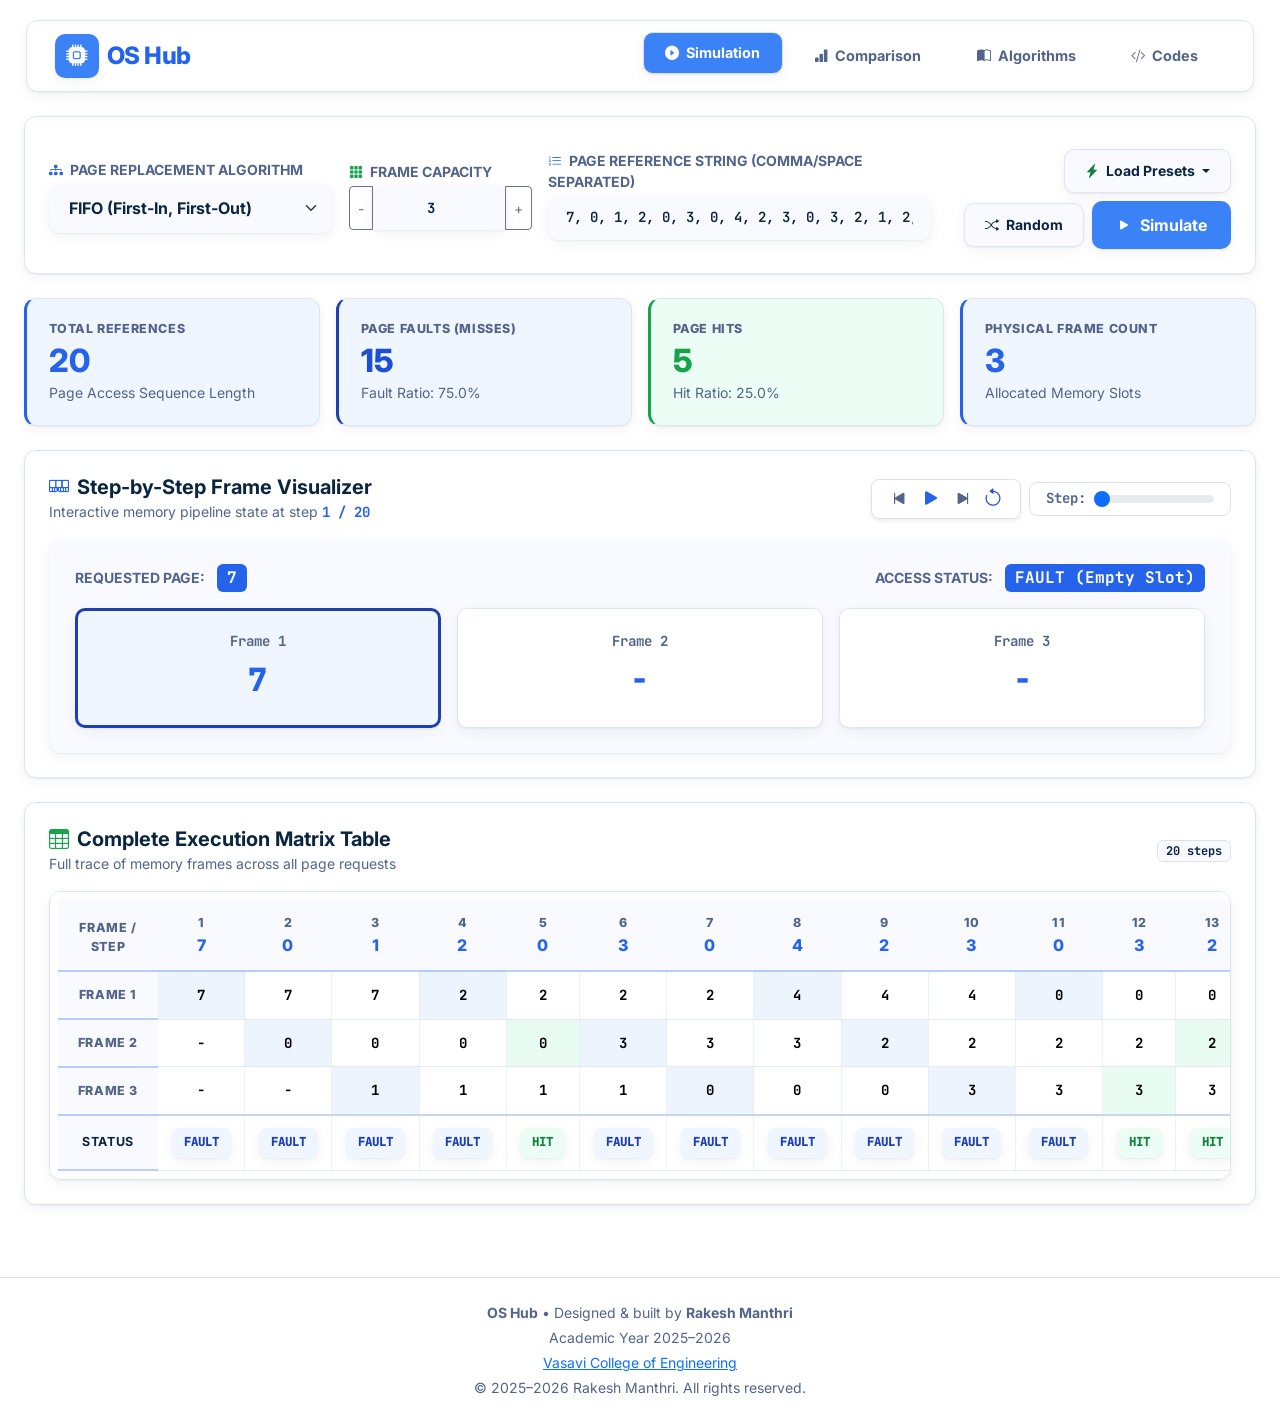
<file: page_replacement.html>
<!DOCTYPE html>
<html lang="en">
<head>
    <meta charset="UTF-8">
    <meta name="viewport" content="width=device-width, initial-scale=1.0">
    <title>OS EduHub - Page Replacement Algorithms Simulator</title>
    
    <!-- Bootstrap 5 CSS -->
    <link href="vendor/bootstrap/bootstrap.min.css" rel="stylesheet">
    <link rel="stylesheet" href="design.css">
    <!-- Bootstrap Icons -->
    <link href="vendor/bootstrap-icons/bootstrap-icons.min.css" rel="stylesheet">
    <!-- Google Fonts: Inter & JetBrains Mono -->
    <link rel="preconnect" href="https://fonts.googleapis.com">
    <link rel="preconnect" href="https://fonts.gstatic.com" crossorigin>
    <link href="https://fonts.googleapis.com/css2?family=Inter:wght@400;500;600;700;800&family=JetBrains+Mono:wght@400;500;600;700" rel="stylesheet">
    <!-- Prism.js for C Code Syntax Highlighting -->
    <link href="vendor/prism/prism-tomorrow.min.css" rel="stylesheet" />

    <!-- Shared claymorphism theme -->
    <link href="simulator-theme.css" rel="stylesheet">
    
    <style>


        * {
            box-sizing: border-box;
        }

        body {
            font-family: var(--font-sans);
            color: var(--text-main);
            background-color: var(--clay-bg);
            background-image: 
                none,
                none,
                none;
            background-attachment: fixed;
            min-height: 100vh;
            margin: 0;
            padding: 0;
            overflow-x: hidden;
        }

        /* Ambient Clay Orbs */






        /* Plush Clay Panels */
        .glass-panel {
            background: var(--clay-surface);
            border: 1px solid #DCE6F2;
            box-shadow: 0 1px 2px rgba(10, 37, 64, 0.06), 0 4px 14px rgba(10, 37, 64, 0.05);
            border-radius: 12px;
            transition: all 0.35s cubic-bezier(0.2, 0, 0, 1);
        }

        .glass-panel:hover {
            box-shadow: 0 2px 4px rgba(10, 37, 64, 0.08), 0 10px 24px rgba(10, 37, 64, 0.09);
        }

        .glass-nav {
            background: var(--clay-surface);
            border-radius: 12px;
            margin: 1.25rem auto 1.5rem;
            max-width: min(96%, 1400px);
            padding: 0.85rem 1.5rem;
            border: 1px solid #DCE6F2;
            box-shadow: 0 1px 2px rgba(10, 37, 64, 0.06), 0 4px 14px rgba(10, 37, 64, 0.05);
            transition: all 0.3s ease;
        }

        .brand-icon {
            background: #3B82F6;
            color: white;
            width: 44px;
            height: 44px;
            border-radius: 10px;
            display: inline-flex;
            align-items: center;
            justify-content: center;
            font-size: 1.35rem;
            box-shadow: 0 1px 2px rgba(10, 37, 64, 0.06), 0 4px 14px rgba(10, 37, 64, 0.05);
        }

        .brand-text {
            font-weight: 800;
            background: #2563EB;
            -webkit-background-clip: text;
            -webkit-text-fill-color: transparent;
            letter-spacing: -0.5px;
        }

        .glass-nav-toggler {
            background: #F8FAFF;
            border: 1px solid #DCE6F2;
            border-radius: 10px;
            padding: 0.45rem 0.75rem;
            color: #2563EB;
            display: inline-flex;
            align-items: center;
            justify-content: center;
            box-shadow: 0 1px 2px rgba(10, 37, 64, 0.06), 0 4px 14px rgba(10, 37, 64, 0.05);
            transition: all 0.2s cubic-bezier(0.2, 0, 0, 1);
        }

        .glass-nav-toggler:hover, .glass-nav-toggler:focus {
            transform: translateY(-2px);
            background: #ffffff;
            color: #1D4ED8;
            box-shadow: 0 1px 2px rgba(10, 37, 64, 0.06), 0 4px 14px rgba(10, 37, 64, 0.05);
            outline: none;
        }

        .nav-pills .nav-link {
            color: var(--text-muted);
            font-weight: 700;
            border-radius: 10px;
            padding: 0.6rem 1.35rem;
            transition: all 0.25s cubic-bezier(0.2, 0, 0, 1);
            margin: 0 0.25rem;
            border: 2px solid transparent;
            background: transparent;
        }

        .nav-pills .nav-link:hover {
            color: #2563EB;
            background: #F8FAFF;
            box-shadow: 0 1px 2px rgba(10, 37, 64, 0.06), 0 4px 14px rgba(10, 37, 64, 0.05);
            transform: translateY(-2px);
        }

        .nav-pills .nav-link.active {
            background: #3B82F6;
            color: white;
            border: 1px solid #DCE6F2;
            box-shadow: 0 1px 2px rgba(10, 37, 64, 0.06), 0 4px 14px rgba(10, 37, 64, 0.05);
            transform: translateY(-2px);
        }

        /* Tactile Clay Buttons */
        .btn-glass-primary {
            background: #3B82F6;
            color: white;
            border: none;
            border-radius: 10px;
            font-weight: 700;
            padding: 0.75rem 1.5rem;
            box-shadow: 0 1px 2px rgba(10, 37, 64, 0.06), 0 4px 14px rgba(10, 37, 64, 0.05);
            transition: all 0.25s cubic-bezier(0.2, 0, 0, 1);
        }

        .btn-glass-primary:hover {
            background: #3B82F6;
            color: white;
            transform: translateY(-2px);
            box-shadow: 0 1px 2px rgba(10, 37, 64, 0.06), 0 4px 14px rgba(10, 37, 64, 0.05);
        }

        .btn-glass-primary:active {
            transform: translateY(2px) scale(0.97);
            box-shadow: 0 1px 2px rgba(10, 37, 64, 0.06), 0 4px 14px rgba(10, 37, 64, 0.05);
        }

        .btn-glass-outline {
            background: #F8FAFF;
            border: 1px solid #DCE6F2;
            color: var(--text-main);
            border-radius: 10px;
            font-weight: 700;
            padding: 0.65rem 1.25rem;
            box-shadow: 0 1px 2px rgba(10, 37, 64, 0.06), 0 4px 14px rgba(10, 37, 64, 0.05);
            transition: all 0.25s cubic-bezier(0.2, 0, 0, 1);
        }

        .btn-glass-outline:hover {
            background: #ffffff;
            color: var(--primary-blue);
            transform: translateY(-2px);
            box-shadow: 0 1px 2px rgba(10, 37, 64, 0.06), 0 4px 14px rgba(10, 37, 64, 0.05);
        }

        .btn-glass-outline:active {
            transform: translateY(1px) scale(0.98);
            box-shadow: 0 1px 2px rgba(10, 37, 64, 0.06), 0 4px 14px rgba(10, 37, 64, 0.05);
        }

        /* Sunken Tactile Inputs */
        .form-control-glass {
            background: #F8FAFF;
            border: 2px solid transparent;
            border-radius: 10px;
            padding: 0.6rem 1rem;
            font-size: 0.875rem;
            font-weight: 600;
            color: var(--text-main);
            box-shadow: 0 1px 2px rgba(10, 37, 64, 0.06), 0 4px 14px rgba(10, 37, 64, 0.05);
            transition: all 0.25s ease;
            font-family: var(--font-mono);
        }

        .form-control-glass:focus {
            background: #ffffff;
            border-color: var(--primary-blue);
            box-shadow: 0 0 0 4px rgba(37, 99, 235, 0.2), inset 1px 1px 3px rgba(37, 99, 235, 0.15);
            outline: none;
        }

        .form-select-glass {
            background-color: #F8FAFF;
            border: 2px solid transparent;
            border-radius: 10px;
            padding: 0.65rem 2.2rem 0.65rem 1.1rem;
            font-weight: 700;
            color: var(--text-main);
            box-shadow: 0 1px 2px rgba(10, 37, 64, 0.06), 0 4px 14px rgba(10, 37, 64, 0.05);
            transition: all 0.25s ease;
        }

        .form-select-glass:focus {
            background-color: #ffffff;
            border-color: var(--primary-blue);
            box-shadow: 0 0 0 4px rgba(37, 99, 235, 0.2);
            outline: none;
        }

        /* Inflated Pastel Matte KPI Badges */
        .kpi-card {
            border-radius: 12px;
            padding: 1.35rem;
            position: relative;
            overflow: hidden;
            border: 1px solid #DCE6F2;
            box-shadow: 0 1px 2px rgba(10, 37, 64, 0.06), 0 4px 14px rgba(10, 37, 64, 0.05);
            transition: transform 0.25s cubic-bezier(0.2, 0, 0, 1);
        }

        .kpi-card:hover {
            transform: translateY(-2px);
            box-shadow: 0 2px 4px rgba(10, 37, 64, 0.08), 0 10px 24px rgba(10, 37, 64, 0.09);
        }

        .kpi-blue {
            background: #EFF6FF;
            border-left: 3px solid var(--primary-blue);
        }

        .kpi-red {
            background: #EFF6FF;
            border-left: 3px solid #1E40AF;
        }

        .kpi-green {
            background: #ECFDF5;
            border-left: 3px solid var(--accent-green);
        }

        .kpi-blue {
            background: #EFF6FF;
            border-left: 3px solid var(--accent-purple);
        }

        .kpi-value {
            font-size: 2rem;
            font-weight: 800;
            line-height: 1.1;
        }

        .kpi-label {
            font-size: 0.78rem;
            font-weight: 800;
            text-transform: uppercase;
            letter-spacing: 0.6px;
            color: var(--text-muted);
        }

        /* Tactile Clay Memory Frame Visualizer */
        .frame-visualizer-container {
            background: #F8FAFF;
            border-radius: 12px;
            padding: 1.6rem;
            box-shadow: 0 1px 2px rgba(10, 37, 64, 0.06), 0 4px 14px rgba(10, 37, 64, 0.05);
            border: none;
        }

        .frame-slot-card {
            background: #ffffff;
            border: 1px solid #DCE6F2;
            border-radius: 10px;
            padding: 1.15rem;
            text-align: center;
            transition: all 0.3s cubic-bezier(0.2, 0, 0, 1);
            position: relative;
            box-shadow: 0 1px 2px rgba(10, 37, 64, 0.06), 0 4px 14px rgba(10, 37, 64, 0.05);
            min-height: 120px;
            display: flex;
            flex-direction: column;
            align-items: center;
            justify-content: center;
        }

        .frame-slot-card.hit {
            border: 3px solid #16A34A;
            background: #ECFDF5;
            box-shadow: 0 1px 2px rgba(10, 37, 64, 0.06), 0 4px 14px rgba(10, 37, 64, 0.05);
            transform: scale(1);
        }

        .frame-slot-card.fault {
            border: 3px solid #1E40AF;
            background: #EFF6FF;
            box-shadow: 0 1px 2px rgba(10, 37, 64, 0.06), 0 4px 14px rgba(10, 37, 64, 0.05);
            transform: scale(1);
        }

        .frame-slot-card.replaced {
            border: 3px solid var(--accent-amber);
            background: #F8FAFF;
            box-shadow: 0 1px 2px rgba(10, 37, 64, 0.06), 0 4px 14px rgba(10, 37, 64, 0.05);
        }

        .page-badge-val {
            font-size: 2rem;
            font-weight: 800;
            font-family: var(--font-mono);
            color: var(--primary-blue);
        }

        /* Tactile Matrix Table */
        .table-matrix-wrapper {
            overflow-x: auto;
            border-radius: 12px;
            border: 1px solid #DCE6F2;
            background: #ffffff;
            box-shadow: 0 1px 2px rgba(10, 37, 64, 0.06), 0 4px 14px rgba(10, 37, 64, 0.05);
            padding: 0.5rem;
        }

        .table-matrix {
            margin-bottom: 0;
            text-align: center;
            font-family: var(--font-mono);
            font-size: 0.875rem;
        }

        .table-matrix th {
            background: #F8FAFF;
            font-family: var(--font-sans);
            font-weight: 800;
            font-size: 0.78rem;
            text-transform: uppercase;
            letter-spacing: 0.6px;
            color: var(--text-muted);
            padding: 0.85rem;
            border-bottom: 2px solid rgba(37, 99, 235, 0.3);
        }

        .table-matrix td {
            padding: 0.75rem 0.85rem;
            vertical-align: middle;
            border-bottom: 1px solid rgba(220, 230, 242, 0.8);
            border-right: 1px solid rgba(220, 230, 242, 0.5);
            font-weight: 700;
        }

        .status-badge-hit {
            background: #ECFDF5;
            color: #15803D;
            border: none;
            font-weight: 800;
            padding: 0.35rem 0.75rem;
            border-radius: 8px;
            font-size: 0.78rem;
            display: inline-block;
            box-shadow: 0 1px 2px rgba(10, 37, 64, 0.06), 0 4px 14px rgba(10, 37, 64, 0.05);
        }

        .status-badge-fault {
            background: #EFF6FF;
            color: #1E40AF;
            border: none;
            font-weight: 800;
            padding: 0.35rem 0.75rem;
            border-radius: 8px;
            font-size: 0.78rem;
            display: inline-block;
            box-shadow: 0 1px 2px rgba(10, 37, 64, 0.06), 0 4px 14px rgba(10, 37, 64, 0.05);
        }

        .current-step-col {
            background: #EFF6FF !important;
            box-shadow: inset 0 0 0 3px var(--primary-blue);
            border-radius: 8px;
        }

        /* Algorithm Theory Cards */
        .algo-card {
            border-radius: 12px;
            border: 1px solid #DCE6F2;
            background: #ffffff;
            padding: 2rem;
            box-shadow: 0 1px 2px rgba(10, 37, 64, 0.06), 0 4px 14px rgba(10, 37, 64, 0.05);
            transition: all 0.3s cubic-bezier(0.2, 0, 0, 1);
            height: 100%;
        }

        .algo-card:hover {
            transform: translateY(-2px);
            box-shadow: 0 2px 4px rgba(10, 37, 64, 0.08), 0 10px 24px rgba(10, 37, 64, 0.09);
        }

        /* Code Container */
        .code-container {
            background: #0A2540;
            border-radius: 12px;
            overflow: hidden;
            box-shadow: 0 1px 2px rgba(10, 37, 64, 0.06), 0 4px 14px rgba(10, 37, 64, 0.05);
            border: 1px solid #DCE6F2;
        }

        .code-header {
            background: #081A30;
            padding: 0.85rem 1.4rem;
            display: flex;
            align-items: center;
            justify-content: space-between;
            border-bottom: 1px solid rgba(255, 255, 255, 0.08);
        }

        pre[class*="language-"] {
            margin: 0;
            padding: 1.5rem;
            background: #0A2540;
            font-family: var(--font-mono);
            font-size: 0.875rem;
            line-height: 1.65;
            max-height: 520px;
            overflow-y: auto;
        }

        /* Comparison Bar */
        .comp-bar-wrapper {
            background: #F8FAFF;
            border-radius: 10px;
            height: 30px;
            overflow: hidden;
            position: relative;
            box-shadow: 0 1px 2px rgba(10, 37, 64, 0.06), 0 4px 14px rgba(10, 37, 64, 0.05);
            padding: 2px;
        }

        .comp-bar {
            height: 100%;
            border-radius: 8px;
            transition: width 0.8s cubic-bezier(0.2, 0, 0, 1);
            display: flex;
            align-items: center;
            padding-left: 0.75rem;
            color: white;
            font-size: 0.78rem;
            font-weight: 800;
            font-family: var(--font-mono);
            box-shadow: 0 1px 2px rgba(10, 37, 64, 0.06), 0 4px 14px rgba(10, 37, 64, 0.05);
        }

        .glass-nav-toggler {
            background: #F8FAFF;
            border: 1px solid #DCE6F2;
            border-radius: 10px;
            padding: 0.45rem 0.75rem;
            color: var(--primary-blue);
            display: inline-flex;
            align-items: center;
            justify-content: center;
            box-shadow: 0 1px 2px rgba(10, 37, 64, 0.06), 0 4px 14px rgba(10, 37, 64, 0.05);
            transition: all 0.2s cubic-bezier(0.2, 0, 0, 1);
        }

        .glass-nav-toggler:hover, .glass-nav-toggler:focus {
            transform: translateY(-2px);
            background: #ffffff;
            color: #1D4ED8;
            box-shadow: 0 1px 2px rgba(10, 37, 64, 0.06), 0 4px 14px rgba(10, 37, 64, 0.05);
            outline: none;
        }

        /* Dropdown Glass Styling & Stacking */
        .controls-bar-panel {
            position: relative;
            z-index: 1050;
        }

        .dropdown {
            position: relative;
            z-index: 1060;
        }

        .dropdown-menu-glass {
            background: #ffffff !important;
            border: 1px solid #DCE6F2 !important;
            border-radius: 12px !important;
            box-shadow: 0 1px 2px rgba(10, 37, 64, 0.06), 0 4px 14px rgba(10, 37, 64, 0.05);
            z-index: 99999 !important;
            min-width: 280px;
            padding: 0.75rem 0.6rem !important;
            margin-top: 0.65rem !important;
        }

        .dropdown-menu-glass .dropdown-item {
            border-radius: 10px;
            font-weight: 700;
            padding: 0.7rem 1rem;
            color: var(--text-main);
            margin: 3px 0;
            transition: all 0.2s ease;
        }

        .dropdown-menu-glass .dropdown-item:hover {
            background: #EFF6FF;
            color: var(--primary-blue);
            transform: translateX(4px);
        }

        /* Mobile Navbar & Responsive Enhancements */
        @media (max-width: 991.98px) {
            .glass-nav {
                border-radius: 10px;
                padding: 0.65rem 1rem;
                margin: 0.75rem auto 1rem;
            }

            .navbar-collapse {
                background: #ffffff;
                border: 2px solid rgba(37, 99, 235, 0.12);
                border-radius: 10px;
                padding: 0.85rem;
                margin-top: 0.75rem;
                box-shadow: 0 1px 2px rgba(10, 37, 64, 0.06), 0 4px 14px rgba(10, 37, 64, 0.05);
            }

            .nav-pills {
                display: flex;
                flex-direction: column;
                gap: 0.35rem;
                width: 100%;
            }

            .nav-pills .nav-link {
                width: 100%;
                text-align: left;
                padding: 0.7rem 1rem;
                border-radius: 10px;
                display: flex;
                align-items: center;
                font-size: 0.93rem;
                margin: 0;
                background: #F8FAFF;
                box-shadow: 0 1px 2px rgba(10, 37, 64, 0.06), 0 4px 14px rgba(10, 37, 64, 0.05);
                color: #3E4F6E;
                border: 2px solid transparent;
                transform: none !important;
                transition: background 0.18s ease, color 0.18s ease;
            }

            .nav-pills .nav-link:hover {
                background: #EFF6FF;
                color: #2563EB;
                box-shadow: 0 1px 2px rgba(10, 37, 64, 0.06), 0 4px 14px rgba(10, 37, 64, 0.05);
                transform: none !important;
            }

            .nav-pills .nav-link.active {
                background: #3B82F6;
                color: white;
                border-color: transparent;
                box-shadow: 0 1px 2px rgba(10, 37, 64, 0.06), 0 4px 14px rgba(10, 37, 64, 0.05);
                transform: none !important;
            }

            .nav-pills .nav-link i {
                font-size: 1.1rem;
                margin-right: 0.65rem !important;
                width: 22px;
                text-align: center;
                flex-shrink: 0;
            }

            .nav-pills .nav-item:last-child a.btn {
                width: 100%;
                justify-content: center;
                border-radius: 10px;
                padding: 0.7rem 1rem;
                margin-top: 0.25rem;
            }
        }

        @media (max-width: 575.98px) {
            .glass-nav {
                margin: 0.5rem auto 0.75rem;
                padding: 0.55rem 0.85rem;
            }

            .brand-text {
                font-size: 1.1rem;
            }

            .brand-icon {
                width: 38px;
                height: 38px;
                font-size: 1.15rem;
                border-radius: 8px;
            }
        }

        @media (max-width: 576px) {
            .dropdown-menu-glass {
                min-width: 275px !important;
                width: calc(100vw - 2.5rem) !important;
                max-width: 330px !important;
                left: auto !important;
                right: 0 !important;
                transform: none !important;
            }

            .dropdown-menu-glass .dropdown-item {
                font-size: 0.825rem;
                padding: 0.6rem 0.85rem;
                white-space: normal;
                word-break: break-word;
                line-height: 1.35;
                display: flex;
                align-items: flex-start;
            }

            .dropdown-menu-glass .dropdown-item i {
                margin-top: 2px;
                font-size: 1rem;
                flex-shrink: 0;
            }

            .kpi-value {
                font-size: 1.5rem;
            }

            .brand-text {
                font-size: 1.15rem;
            }
        }

        /* Custom Scrollbar */
        ::-webkit-scrollbar {
            width: 8px;
            height: 8px;
        }
        ::-webkit-scrollbar-track {
            background: #FFFFFF;
            border-radius: 6px;
        }
        ::-webkit-scrollbar-thumb {
            background: #C7D6EE;
            border-radius: 6px;
            box-shadow: 0 1px 2px rgba(10, 37, 64, 0.06), 0 4px 14px rgba(10, 37, 64, 0.05);
        }
        ::-webkit-scrollbar-thumb:hover {
            background: #7A8DB0;
        }
    </style>
</head>
<body>

    <!-- Ambient Orbs -->
    <!-- Navigation Bar -->
    <nav class="navbar navbar-expand-lg glass-nav sticky-top py-2 px-3 mb-4">
        <div class="container-fluid max-w-7xl">
            <a class="navbar-brand d-flex align-items-center gap-2" href="index.html">
                <div class="brand-icon">
                    <i class="bi bi-cpu-fill"></i>
                </div>
                <div>
                    <span class="brand-text fs-4">OS Hub</span>
                </div>
            </a>

            <button class="navbar-toggler glass-nav-toggler border-0 shadow-none" type="button" data-bs-toggle="collapse" data-bs-target="#navbarContent" aria-controls="navbarContent" aria-expanded="false" aria-label="Toggle navigation">
                <i class="bi bi-list fs-2 text-primary"></i>
            </button>

            <div class="collapse navbar-collapse" id="navbarContent">
                <ul class="nav nav-pills ms-auto my-2 my-lg-0" id="mainNav" role="tablist">
                    <li class="nav-item" role="presentation">
                        <button class="nav-link active" id="tab-simulator" data-bs-toggle="pill" data-bs-target="#section-simulator" type="button" role="tab">
                            <i class="bi bi-play-circle-fill me-1"></i> Simulation
                        </button>
                    </li>
                    <li class="nav-item" role="presentation">
                        <button class="nav-link" id="tab-compare" data-bs-toggle="pill" data-bs-target="#section-compare" type="button" role="tab">
                            <i class="bi bi-bar-chart-fill me-1"></i> Comparison
                        </button>
                    </li>
                    <li class="nav-item" role="presentation">
                        <button class="nav-link" id="tab-theory" data-bs-toggle="pill" data-bs-target="#section-theory" type="button" role="tab">
                            <i class="bi bi-book-half me-1"></i> Algorithms
                        </button>
                    </li>
                    <li class="nav-item" role="presentation">
                        <button class="nav-link" id="tab-code" data-bs-toggle="pill" data-bs-target="#section-code" type="button" role="tab">
                            <i class="bi bi-code-slash me-1"></i> Codes
                        </button>
                    </li>
                </ul>
            </div>
        </div>
    </nav>

    <!-- Main Container -->
    <main class="container-fluid px-3 px-md-4 max-w-7xl pb-5 position-relative" style="z-index: 1;">
        
        <div class="tab-content" id="mainTabContent">
            
            <!-- ========================================== -->
            <!-- 1. SIMULATOR SECTION                      -->
            <!-- ========================================== -->
            <div class="tab-pane fade show active" id="section-simulator" role="tabpanel">
                
                <!-- Controls & Input Panel -->
                <div class="glass-panel controls-bar-panel p-3 p-md-4 mb-4">
                    <div class="row g-3 align-items-center">
                        <!-- Algorithm Selector -->
                        <div class="col-12 col-md-4 col-lg-3">
                            <label class="form-label fw-bold text-muted small text-uppercase mb-1">
                                <i class="bi bi-diagram-3-fill text-primary me-1"></i> Page Replacement Algorithm
                            </label>
                            <select class="form-select form-select-glass w-100" id="algoSelect">
                                <option value="FIFO" selected>FIFO (First-In, First-Out)</option>
                                <option value="LRU">LRU (Least Recently Used)</option>
                                <option value="MRU">MRU (Most Recently Used)</option>
                                <option value="OPTIMAL">Optimal (Belady's Min Algorithm)</option>
                                <option value="LFU">LFU (Least Frequently Used)</option>
                            </select>
                        </div>

                        <!-- Number of Frames -->
                        <div class="col-6 col-md-3 col-lg-2">
                            <label class="form-label fw-bold text-muted small text-uppercase mb-1">
                                <i class="bi bi-grid-3x3-gap-fill text-success me-1"></i> Frame Capacity
                            </label>
                            <div class="input-group">
                                <button class="btn btn-outline-secondary btn-sm" type="button" onclick="adjustFrames(-1)">-</button>
                                <input type="number" class="form-control form-control-glass text-center fw-bold" id="frameCountInput" value="3" min="1" max="10">
                                <button class="btn btn-outline-secondary btn-sm" type="button" onclick="adjustFrames(1)">+</button>
                            </div>
                        </div>

                        <!-- Reference String Input -->
                        <div class="col-12 col-md-5 col-lg-4">
                            <label class="form-label fw-bold text-muted small text-uppercase mb-1">
                                <i class="bi bi-list-ol text-primary me-1"></i> Page Reference String (Comma/Space separated)
                            </label>
                            <input type="text" class="form-control form-control-glass" id="refStringInput" value="7, 0, 1, 2, 0, 3, 0, 4, 2, 3, 0, 3, 2, 1, 2, 0, 1, 7, 0, 1" placeholder="e.g. 7, 0, 1, 2, 0, 3, 0, 4">
                        </div>

                        <!-- Actions & Presets -->
                        <div class="col-12 col-lg-3 d-flex flex-wrap gap-2 justify-content-end align-items-center mt-3 mt-lg-4">
                            <div class="dropdown">
                                <button class="btn btn-glass-outline btn-sm dropdown-toggle" type="button" id="presetsDropdown" data-bs-toggle="dropdown" data-bs-display="static" aria-expanded="false">
                                    <i class="bi bi-lightning-charge-fill text-warning me-1"></i> Load Presets
                                </button>
                                <ul class="dropdown-menu dropdown-menu-end dropdown-menu-glass border-0" aria-labelledby="presetsDropdown">
                                    <li>
                                        <button class="dropdown-item rounded-2 py-2" type="button" onclick="loadPreset('standard')">
                                            <i class="bi bi-journal-text text-primary me-2"></i>Standard Textbook Set (3 Frames)
                                        </button>
                                    </li>
                                    <li>
                                        <button class="dropdown-item rounded-2 py-2" type="button" onclick="loadPreset('belady')">
                                            <i class="bi bi-exclamation-triangle-fill text-danger me-2"></i>Belady's Anomaly Demo (FIFO 3 vs 4)
                                        </button>
                                    </li>
                                    <li>
                                        <button class="dropdown-item rounded-2 py-2" type="button" onclick="loadPreset('locality')">
                                            <i class="bi bi-arrow-repeat text-success me-2"></i>High Locality of Reference
                                        </button>
                                    </li>
                                    <li>
                                        <button class="dropdown-item rounded-2 py-2" type="button" onclick="loadPreset('thrashing')">
                                            <i class="bi bi-cpu-fill text-purple me-2" style="color: var(--accent-purple);"></i>Thrashing Benchmark Pattern
                                        </button>
                                    </li>
                                </ul>
                            </div>

                            <button class="btn btn-glass-outline btn-sm" type="button" onclick="generateRandomRefString()" title="Randomize Reference String">
                                <i class="bi bi-shuffle me-1"></i> Random
                            </button>
                            <button class="btn btn-glass-primary" type="button" onclick="runSimulation()">
                                <i class="bi bi-play-fill me-1"></i> Simulate
                            </button>
                        </div>
                    </div>
                </div>

                <!-- Summary KPI Cards -->
                <div class="row g-3 mb-4">
                    <div class="col-6 col-md-3">
                        <div class="kpi-card kpi-blue">
                            <div class="kpi-label">Total References</div>
                            <div class="kpi-value text-primary mt-1" id="kpiTotalReq">0</div>
                            <small class="text-muted d-block mt-1">Page Access Sequence Length</small>
                        </div>
                    </div>

                    <div class="col-6 col-md-3">
                        <div class="kpi-card kpi-red">
                            <div class="kpi-label">Page Faults (Misses)</div>
                            <div class="kpi-value text-danger mt-1" id="kpiPageFaults">0</div>
                            <small class="text-muted d-block mt-1" id="kpiFaultRate">Fault Ratio: 0.00%</small>
                        </div>
                    </div>

                    <div class="col-6 col-md-3">
                        <div class="kpi-card kpi-green">
                            <div class="kpi-label">Page Hits</div>
                            <div class="kpi-value text-success mt-1" id="kpiPageHits">0</div>
                            <small class="text-muted d-block mt-1" id="kpiHitRate">Hit Ratio: 0.00%</small>
                        </div>
                    </div>

                    <div class="col-6 col-md-3">
                        <div class="kpi-card kpi-blue">
                            <div class="kpi-label">Physical Frame Count</div>
                            <div class="kpi-value text-purple mt-1" id="kpiFrameSlots" style="color: var(--accent-purple);">3</div>
                            <small class="text-muted d-block mt-1">Allocated Memory Slots</small>
                        </div>
                    </div>
                </div>

                <!-- Real-Time Memory Frame Visualizer & Playback -->
                <div class="glass-panel p-3 p-md-4 mb-4">
                    <div class="d-flex flex-wrap align-items-center justify-content-between gap-3 mb-3">
                        <div>
                            <h5 class="fw-bold mb-0 text-dark d-flex align-items-center">
                                <i class="bi bi-memory text-primary me-2"></i>Step-by-Step Frame Visualizer
                            </h5>
                            <small class="text-muted">Interactive memory pipeline state at step <strong class="text-primary font-monospace" id="stepCounterLabel">0 / 0</strong></small>
                        </div>

                        <!-- Stepper & Playback Controls -->
                        <div class="d-flex align-items-center gap-2">
                            <div class="bg-white px-3 py-1.5 rounded-3 border d-flex align-items-center gap-2 shadow-sm">
                                <button class="btn btn-sm btn-link text-secondary p-0" onclick="stepSimulation('prev')" title="Previous Step">
                                    <i class="bi bi-skip-start-fill fs-5"></i>
                                </button>
                                <button class="btn btn-sm btn-link text-primary p-0" id="btnPlay" onclick="togglePlay()" title="Play / Pause">
                                    <i class="bi bi-play-fill fs-4" id="playIcon"></i>
                                </button>
                                <button class="btn btn-sm btn-link text-secondary p-0" onclick="stepSimulation('next')" title="Next Step">
                                    <i class="bi bi-skip-end-fill fs-5"></i>
                                </button>
                                <button class="btn btn-sm btn-link text-danger p-0" onclick="resetPlayback()" title="Reset">
                                    <i class="bi bi-arrow-counterclockwise fs-5"></i>
                                </button>
                            </div>

                            <div class="d-flex align-items-center gap-2 bg-white px-3 py-1 rounded-3 border">
                                <label for="stepScrubber" class="small fw-bold text-muted mb-0 font-monospace">Step:</label>
                                <input type="range" class="form-range" id="stepScrubber" min="0" max="0" value="0" style="width: 120px;" oninput="scrubStep(this.value)">
                            </div>
                        </div>
                    </div>

                    <!-- Frame Visualization Grid -->
                    <div class="frame-visualizer-container">
                        <div class="d-flex align-items-center justify-content-between mb-3">
                            <div>
                                <span class="text-muted small fw-bold text-uppercase">Requested Page:</span>
                                <span class="badge bg-primary fs-6 font-monospace ms-2" id="liveReqPageBadge">-</span>
                            </div>
                            <div>
                                <span class="text-muted small fw-bold text-uppercase me-2">Access Status:</span>
                                <span id="liveStatusBadge" class="badge bg-secondary font-monospace fs-6">IDLE</span>
                            </div>
                        </div>

                        <!-- Rendered Frame Slots Grid -->
                        <div class="row g-3" id="frameSlotsGrid">
                            <!-- Dynamic Frame Cards rendered here -->
                        </div>
                    </div>
                </div>

                <!-- Comprehensive Execution Matrix Table -->
                <div class="glass-panel p-3 p-md-4 mb-4">
                    <div class="d-flex align-items-center justify-content-between mb-3">
                        <div>
                            <h5 class="fw-bold mb-0 text-dark">
                                <i class="bi bi-table text-success me-2"></i>Complete Execution Matrix Table
                            </h5>
                            <small class="text-muted">Full trace of memory frames across all page requests</small>
                        </div>
                        <span class="badge bg-light text-dark border font-monospace" id="matrixSummaryBadge">0 steps</span>
                    </div>

                    <div class="table-matrix-wrapper">
                        <table class="table table-matrix align-middle" id="matrixTable">
                            <thead id="matrixHead">
                                <!-- Dynamic Headers -->
                            </thead>
                            <tbody id="matrixBody">
                                <!-- Dynamic Frame Rows -->
                            </tbody>
                        </table>
                    </div>
                </div>

            </div>

            <!-- ========================================== -->
            <!-- 2. COMPARE ALL ALGORITHMS SECTION         -->
            <!-- ========================================== -->
            <div class="tab-pane fade" id="section-compare" role="tabpanel">
                <div class="glass-panel p-3 p-md-4 mb-4">
                    <div class="d-flex flex-wrap justify-content-between align-items-center gap-3 mb-4">
                        <div>
                            <h4 class="fw-bold mb-1 brand-text">
                                <i class="bi bi-intersect me-2"></i>Multi-Algorithm Benchmark
                            </h4>
                            <p class="text-muted mb-0">Simulates and compares FIFO, LRU, MRU, Optimal, and LFU algorithms side-by-side on your exact reference string.</p>
                        </div>
                        <button class="btn btn-glass-primary" onclick="generateComparison()">
                            <i class="bi bi-arrow-clockwise me-1"></i> Recompute Benchmark
                        </button>
                    </div>

                    <div class="row g-4 mb-4" id="comparisonCardsRow">
                        <!-- Dynamic Comparison Cards -->
                    </div>

                    <!-- Comparison Visual Bar Chart -->
                    <div class="glass-panel p-4 mb-4">
                        <h5 class="fw-bold mb-3 text-dark">
                            <i class="bi bi-bar-chart-fill text-danger me-2"></i>Page Faults Comparison (Lower is Better)
                        </h5>
                        <div id="chartPageFaults" class="d-flex flex-column gap-3">
                            <!-- Visual Bars -->
                        </div>
                    </div>

                    <div class="glass-panel p-4">
                        <h5 class="fw-bold mb-3 text-dark">
                            <i class="bi bi-bar-chart-fill text-success me-2"></i>Hit Ratio Comparison (Higher is Better)
                        </h5>
                        <div id="chartHitRatio" class="d-flex flex-column gap-3">
                            <!-- Visual Bars -->
                        </div>
                    </div>
                </div>
            </div>

            <!-- ========================================== -->
            <!-- 3. ALGORITHMS & THEORY SECTION            -->
            <!-- ========================================== -->
            <div class="tab-pane fade" id="section-theory" role="tabpanel">
                <div class="glass-panel p-3 p-md-4 mb-4">
                    <div class="text-center max-w-3xl mx-auto mb-5">
                        <span class="badge rounded-pill bg-primary-subtle text-primary px-3 py-2 fw-bold text-uppercase mb-2">Memory Management Concepts</span>
                        <h2 class="fw-bold brand-text mb-3">Page Replacement Algorithms Guide</h2>
                        <p class="text-muted">When a page fault occurs and no physical memory frame is free, the operating system must select an existing page in memory to replace with the newly requested page.</p>
                    </div>

                    <div class="row g-4">
                        <!-- FIFO Card -->
                        <div class="col-12 col-lg-6">
                            <div class="algo-card">
                                <div class="d-flex justify-content-between align-items-start mb-3">
                                    <div>
                                        <h4 class="fw-bold text-primary mb-1">1. First-In, First-Out (FIFO)</h4>
                                        <span class="badge bg-primary-subtle text-primary border border-primary-subtle">Queue-Based Replacement</span>
                                    </div>
                                    <i class="bi bi-arrow-right-circle-fill fs-2 text-primary"></i>
                                </div>
                                <p class="text-muted">The OS maintains a queue of all pages currently in memory. When a replacement is needed, the page at the head of the queue (the oldest loaded page) is evicted.</p>
                                <h6 class="fw-bold text-dark mt-3 mb-2"><i class="bi bi-check2 text-success me-1"></i>Pros & Cons:</h6>
                                <ul class="text-muted small ps-3">
                                    <li><strong>Pros:</strong> Extremely simple to implement using a FIFO queue. Minimal overhead.</li>
                                    <li><strong>Cons:</strong> Ignores how frequently or recently a page is accessed. Suffer from <strong>Belady's Anomaly</strong> (increasing frame count can sometimes increase page faults).</li>
                                </ul>
                            </div>
                        </div>

                        <!-- LRU Card -->
                        <div class="col-12 col-lg-6">
                            <div class="algo-card">
                                <div class="d-flex justify-content-between align-items-start mb-3">
                                    <div>
                                        <h4 class="fw-bold text-success mb-1">2. Least Recently Used (LRU)</h4>
                                        <span class="badge bg-success-subtle text-success border border-success-subtle">Stack / Clock Based</span>
                                    </div>
                                    <i class="bi bi-clock-history fs-2 text-success"></i>
                                </div>
                                <p class="text-muted">Replaces the page that has not been accessed for the longest period of time. It relies on the principle of <em>Temporal Locality of Reference</em>.</p>
                                <h6 class="fw-bold text-dark mt-3 mb-2"><i class="bi bi-check2 text-success me-1"></i>Pros & Cons:</h6>
                                <ul class="text-muted small ps-3">
                                    <li><strong>Pros:</strong> Highly effective in real-world workloads; immune to Belady's Anomaly (Stack Algorithm).</li>
                                    <li><strong>Cons:</strong> Requires hardware support (counters or stack) for fast lookup; high overhead if done purely in software.</li>
                                </ul>
                            </div>
                        </div>

                        <!-- MRU Card -->
                        <div class="col-12 col-lg-6">
                            <div class="algo-card">
                                <div class="d-flex justify-content-between align-items-start mb-3">
                                    <div>
                                        <h4 class="fw-bold text-purple mb-1" style="color: var(--accent-purple);">3. Most Recently Used (MRU)</h4>
                                        <span class="badge bg-purple-subtle text-purple border border-purple-subtle">Inverse Locality</span>
                                    </div>
                                    <i class="bi bi-lightning-charge-fill fs-2 text-purple" style="color: var(--accent-purple);"></i>
                                </div>
                                <p class="text-muted">Replaces the page that was accessed most recently. Useful in scenarios where older pages are more likely to be re-used than recently accessed ones (e.g., cyclic file scanning).</p>
                                <h6 class="fw-bold text-dark mt-3 mb-2"><i class="bi bi-check2 text-success me-1"></i>Pros & Cons:</h6>
                                <ul class="text-muted small ps-3">
                                    <li><strong>Pros:</strong> Ideal for sequential scans over large datasets exceeding frame capacity.</li>
                                    <li><strong>Cons:</strong> Poor performance for standard interactive workloads with strong temporal locality.</li>
                                </ul>
                            </div>
                        </div>

                        <!-- Optimal Card -->
                        <div class="col-12 col-lg-6">
                            <div class="algo-card">
                                <div class="d-flex justify-content-between align-items-start mb-3">
                                    <div>
                                        <h4 class="fw-bold text-amber mb-1" style="color: var(--accent-amber);">4. Optimal Page Replacement (OPT / MIN)</h4>
                                        <span class="badge bg-warning-subtle text-warning-emphasis border border-warning-subtle">Theoretical Benchmark</span>
                                    </div>
                                    <i class="bi bi-star-fill fs-2 text-warning"></i>
                                </div>
                                <p class="text-muted">Replaces the page that will not be used for the longest time in the future. Also known as Belady's Optimal Algorithm.</p>
                                <h6 class="fw-bold text-dark mt-3 mb-2"><i class="bi bi-check2 text-success me-1"></i>Pros & Cons:</h6>
                                <ul class="text-muted small ps-3">
                                    <li><strong>Pros:</strong> Guarantees the absolute lowest possible page fault rate for a given frame capacity.</li>
                                    <li><strong>Cons:</strong> Impossible to implement in real OS kernel because it requires future knowledge of memory accesses. Used primarily as a theoretical benchmark.</li>
                                </ul>
                            </div>
                        </div>
                    </div>
                </div>
            </div>

            <!-- ========================================== -->
            <!-- 4. CODE IN C SECTION                      -->
            <!-- ========================================== -->
            <div class="tab-pane fade" id="section-code" role="tabpanel">
                <div class="glass-panel p-3 p-md-4 mb-4">
                    <div class="d-flex flex-wrap justify-content-between align-items-center gap-3 mb-3">
                        <div>
                            <h4 class="fw-bold mb-1 brand-text">
                                <i class="bi bi-code-slash me-2"></i>C Implementation Code
                            </h4>
                            <p class="text-muted mb-0">Production-ready C source code for page replacement algorithms.</p>
                        </div>
                        <div class="d-flex gap-2">
                            <select class="form-select form-select-glass form-select-sm" id="codeAlgoSelect" onchange="updateCodeDisplay()">
                                <option value="FIFO">FIFO Code</option>
                                <option value="LRU">LRU Code</option>
                                <option value="OPTIMAL">Optimal Code</option>
                            </select>
                            <button class="btn btn-glass-outline btn-sm" onclick="copyCode()">
                                <i class="bi bi-clipboard me-1"></i> Copy Code
                            </button>
                        </div>
                    </div>

                    <div class="code-container">
                        <div class="code-header">
                            <div class="code-dots">
                                <span style="background: #1E40AF;"></span>
                                <span style="background: #2563EB;"></span>
                                <span style="background: #22C55E;"></span>
                            </div>
                            <span class="text-light small font-monospace" id="codeFileName">page_replacement_fifo.c</span>
                        </div>
                        <pre><code class="language-c" id="codeBlock">/* C Implementation of FIFO Page Replacement */</code></pre>
                    </div>
                </div>
            </div>

        </div>
    </main>

    <!-- Bootstrap & Prism JS -->
    <script src="vendor/bootstrap/bootstrap.bundle.min.js"></script>
    <script src="vendor/prism/prism.min.js"></script>
    <script src="vendor/prism/prism-c.min.js"></script>

    <!-- Page Replacement Logic Script -->
    <script>
        // Global Simulation State
        let simulationHistory = [];
        let currentStepIndex = 0;
        let playInterval = null;

        // Presets Dataset
        const presets = {
            standard: {
                frames: 3,
                refString: "7, 0, 1, 2, 0, 3, 0, 4, 2, 3, 0, 3, 2, 1, 2, 0, 1, 7, 0, 1"
            },
            belady: {
                frames: 3,
                refString: "1, 2, 3, 4, 1, 2, 5, 1, 2, 3, 4, 5"
            },
            locality: {
                frames: 3,
                refString: "1, 2, 1, 2, 1, 2, 1, 2, 3, 4, 1, 2"
            },
            thrashing: {
                frames: 3,
                refString: "1, 2, 3, 4, 5, 6, 7, 8, 9, 10"
            }
        };

        // C Code Templates
        const cCodeSnippets = {
            FIFO: `#include <stdio.h>
#include <stdbool.h>

void fifoPageReplacement(int pages[], int n, int capacity) {
    int frames[capacity];
    for (int i = 0; i < capacity; i++) frames[i] = -1;

    int pageFaults = 0, pageHits = 0;
    int index = 0;

    printf("\\n--- FIFO Page Replacement Simulation ---\\n");
    for (int i = 0; i < n; i++) {
        int currentPage = pages[i];
        bool hit = false;

        for (int j = 0; j < capacity; j++) {
            if (frames[j] == currentPage) {
                hit = true;
                pageHits++;
                break;
            }
        }

        if (!hit) {
            frames[index] = currentPage;
            index = (index + 1) % capacity;
            pageFaults++;
            printf("Step %2d: Page %d -> [FAULT] Frames: ", i + 1, currentPage);
        } else {
            printf("Step %2d: Page %d -> [ HIT ] Frames: ", i + 1, currentPage);
        }

        for (int j = 0; j < capacity; j++) {
            if (frames[j] != -1) printf("%d ", frames[j]);
            else printf("- ");
        }
        printf("\\n");
    }

    printf("\\nTotal Requests: %d\\nPage Faults: %d\\nPage Hits: %d\\nHit Ratio: %.2f%%\\n", 
            n, pageFaults, pageHits, ((float)pageHits / n) * 100);
}

int main() {
    int pages[] = {7, 0, 1, 2, 0, 3, 0, 4, 2, 3, 0, 3, 2, 1, 2, 0, 1, 7, 0, 1};
    int n = sizeof(pages) / sizeof(pages[0]);
    int capacity = 3;
    fifoPageReplacement(pages, n, capacity);
    return 0;
}`,
            LRU: `#include <stdio.h>
#include <stdbool.h>

void lruPageReplacement(int pages[], int n, int capacity) {
    int frames[capacity];
    int lastUsed[capacity];
    for (int i = 0; i < capacity; i++) {
        frames[i] = -1;
        lastUsed[i] = -1;
    }

    int pageFaults = 0, pageHits = 0;

    printf("\\n--- LRU Page Replacement Simulation ---\\n");
    for (int i = 0; i < n; i++) {
        int currentPage = pages[i];
        bool hit = false;

        for (int j = 0; j < capacity; j++) {
            if (frames[j] == currentPage) {
                hit = true;
                pageHits++;
                lastUsed[j] = i;
                break;
            }
        }

        if (!hit) {
            int lruIndex = 0;
            int minTime = i + 1;
            for (int j = 0; j < capacity; j++) {
                if (frames[j] == -1) {
                    lruIndex = j;
                    break;
                }
                if (lastUsed[j] < minTime) {
                    minTime = lastUsed[j];
                    lruIndex = j;
                }
            }
            frames[lruIndex] = currentPage;
            lastUsed[lruIndex] = i;
            pageFaults++;
            printf("Step %2d: Page %d -> [FAULT]\\n", i + 1, currentPage);
        } else {
            printf("Step %2d: Page %d -> [ HIT ]\\n", i + 1, currentPage);
        }
    }
    printf("\\nTotal Faults: %d, Hits: %d\\n", pageFaults, pageHits);
}

int main() {
    int pages[] = {7, 0, 1, 2, 0, 3, 0, 4, 2, 3, 0, 3, 2, 1};
    int n = sizeof(pages) / sizeof(pages[0]);
    int capacity = 3;
    lruPageReplacement(pages, n, capacity);
    return 0;
}`,
            OPTIMAL: `#include <stdio.h>
#include <stdbool.h>

void optimalPageReplacement(int pages[], int n, int capacity) {
    int frames[capacity];
    for (int i = 0; i < capacity; i++) frames[i] = -1;

    int pageFaults = 0, pageHits = 0;

    printf("\\n--- Optimal Page Replacement Simulation ---\\n");
    for (int i = 0; i < n; i++) {
        int currentPage = pages[i];
        bool hit = false;

        for (int j = 0; j < capacity; j++) {
            if (frames[j] == currentPage) {
                hit = true;
                pageHits++;
                break;
            }
        }

        if (!hit) {
            int replaceIdx = -1;
            int farthest = i;

            for (int j = 0; j < capacity; j++) {
                if (frames[j] == -1) {
                    replaceIdx = j;
                    break;
                }
                int k;
                for (k = i + 1; k < n; k++) {
                    if (frames[j] == pages[k]) break;
                }
                if (k > farthest) {
                    farthest = k;
                    replaceIdx = j;
                }
            }
            frames[replaceIdx] = currentPage;
            pageFaults++;
            printf("Step %2d: Page %d -> [FAULT]\\n", i + 1, currentPage);
        } else {
            printf("Step %2d: Page %d -> [ HIT ]\\n", i + 1, currentPage);
        }
    }
    printf("\\nTotal Faults: %d, Hits: %d\\n", pageFaults, pageHits);
}

int main() {
    int pages[] = {7, 0, 1, 2, 0, 3, 0, 4, 2, 3, 0, 3, 2, 1};
    int n = sizeof(pages) / sizeof(pages[0]);
    int capacity = 3;
    optimalPageReplacement(pages, n, capacity);
    return 0;
}`
        };

        // Parse Reference String
        function getRefArray() {
            const str = document.getElementById('refStringInput').value;
            return str.split(/[\s,]+/).map(x => parseInt(x.trim())).filter(x => !isNaN(x));
        }

        function adjustFrames(delta) {
            const inp = document.getElementById('frameCountInput');
            let val = parseInt(inp.value) + delta;
            if (val >= 1 && val <= 10) {
                inp.value = val;
                runSimulation();
            }
        }

        function loadPreset(key) {
            if (presets[key]) {
                document.getElementById('frameCountInput').value = presets[key].frames;
                document.getElementById('refStringInput').value = presets[key].refString;
                runSimulation();
            }
        }

        function generateRandomRefString() {
            const len = 15;
            const arr = [];
            for (let i = 0; i < len; i++) {
                arr.push(Math.floor(Math.random() * 8));
            }
            document.getElementById('refStringInput').value = arr.join(', ');
            runSimulation();
        }

        // Simulate Selected Algorithm
        function simulateAlgorithm(algo, refArr, capacity) {
            let frames = Array(capacity).fill(-1);
            let history = [];
            let fifoQueue = []; // for FIFO
            let lastAccess = {}; // for LRU/MRU
            let freqMap = {}; // for LFU
            let loadTime = {}; // for LFU tie breaking

            let hits = 0;
            let faults = 0;

            for (let i = 0; i < refArr.length; i++) {
                const page = refArr[i];
                let isHit = frames.includes(page);
                let replacedPage = null;
                let victimIndex = -1;

                freqMap[page] = (freqMap[page] || 0) + 1;

                if (isHit) {
                    hits++;
                    victimIndex = frames.indexOf(page);
                    lastAccess[page] = i;
                } else {
                    faults++;
                    // Check for empty slot
                    let emptyIdx = frames.indexOf(-1);
                    if (emptyIdx !== -1) {
                        victimIndex = emptyIdx;
                        frames[victimIndex] = page;
                        fifoQueue.push(page);
                        loadTime[page] = i;
                    } else {
                        // Eviction needed based on algorithm
                        if (algo === 'FIFO') {
                            replacedPage = fifoQueue.shift();
                            victimIndex = frames.indexOf(replacedPage);
                            frames[victimIndex] = page;
                            fifoQueue.push(page);
                        } else if (algo === 'LRU') {
                            let minTime = Infinity;
                            for (let j = 0; j < capacity; j++) {
                                const p = frames[j];
                                const t = lastAccess[p] !== undefined ? lastAccess[p] : -1;
                                if (t < minTime) {
                                    minTime = t;
                                    replacedPage = p;
                                    victimIndex = j;
                                }
                            }
                            frames[victimIndex] = page;
                        } else if (algo === 'MRU') {
                            let maxTime = -1;
                            for (let j = 0; j < capacity; j++) {
                                const p = frames[j];
                                const t = lastAccess[p] !== undefined ? lastAccess[p] : -1;
                                if (t > maxTime) {
                                    maxTime = t;
                                    replacedPage = p;
                                    victimIndex = j;
                                }
                            }
                            frames[victimIndex] = page;
                        } else if (algo === 'OPTIMAL') {
                            let farthest = i;
                            victimIndex = 0;
                            for (let j = 0; j < capacity; j++) {
                                const p = frames[j];
                                let nextUse = Infinity;
                                for (let k = i + 1; k < refArr.length; k++) {
                                    if (refArr[k] === p) {
                                        nextUse = k;
                                        break;
                                    }
                                }
                                if (nextUse > farthest) {
                                    farthest = nextUse;
                                    victimIndex = j;
                                }
                            }
                            replacedPage = frames[victimIndex];
                            frames[victimIndex] = page;
                        } else if (algo === 'LFU') {
                            let minFreq = Infinity;
                            victimIndex = 0;
                            for (let j = 0; j < capacity; j++) {
                                const p = frames[j];
                                const f = freqMap[p] || 0;
                                if (f < minFreq) {
                                    minFreq = f;
                                    victimIndex = j;
                                } else if (f === minFreq) {
                                    if (loadTime[p] < loadTime[frames[victimIndex]]) {
                                        victimIndex = j;
                                    }
                                }
                            }
                            replacedPage = frames[victimIndex];
                            frames[victimIndex] = page;
                            loadTime[page] = i;
                        }
                    }
                    lastAccess[page] = i;
                }

                history.push({
                    step: i + 1,
                    page: page,
                    frames: [...frames],
                    isHit: isHit,
                    replacedPage: replacedPage,
                    victimIndex: victimIndex
                });
            }

            return { history, hits, faults, total: refArr.length };
        }

        // Run Main Simulation
        function runSimulation() {
            const algo = document.getElementById('algoSelect').value;
            const capacity = parseInt(document.getElementById('frameCountInput').value);
            const refArr = getRefArray();

            if (refArr.length === 0) return;

            const res = simulateAlgorithm(algo, refArr, capacity);
            simulationHistory = res.history;

            // Update KPI Cards
            document.getElementById('kpiTotalReq').innerText = res.total;
            document.getElementById('kpiPageFaults').innerText = res.faults;
            document.getElementById('kpiPageHits').innerText = res.hits;
            document.getElementById('kpiFrameSlots').innerText = capacity;

            const faultRate = ((res.faults / res.total) * 100).toFixed(1);
            const hitRate = ((res.hits / res.total) * 100).toFixed(1);
            document.getElementById('kpiFaultRate').innerText = `Fault Ratio: ${faultRate}%`;
            document.getElementById('kpiHitRate').innerText = `Hit Ratio: ${hitRate}%`;

            // Reset Stepper
            const scrubber = document.getElementById('stepScrubber');
            scrubber.max = res.history.length - 1;
            scrubber.value = 0;
            currentStepIndex = 0;

            renderFrameStep(0);
            renderMatrixTable(res.history, capacity);
            generateComparison();
        }

        // Render Frame Step in Visualizer
        function renderFrameStep(index) {
            if (!simulationHistory || simulationHistory.length === 0) return;
            const item = simulationHistory[index];
            const capacity = parseInt(document.getElementById('frameCountInput').value);

            document.getElementById('stepCounterLabel').innerText = `${index + 1} / ${simulationHistory.length}`;
            document.getElementById('liveReqPageBadge').innerText = item.page;

            const statusBadge = document.getElementById('liveStatusBadge');
            if (item.isHit) {
                statusBadge.innerText = "PAGE HIT";
                statusBadge.className = "badge bg-success font-monospace fs-6";
            } else {
                statusBadge.innerText = item.replacedPage !== null ? `FAULT (Evicted Page ${item.replacedPage})` : "FAULT (Empty Slot)";
                statusBadge.className = "badge bg-danger font-monospace fs-6";
            }

            const grid = document.getElementById('frameSlotsGrid');
            grid.innerHTML = '';

            for (let i = 0; i < capacity; i++) {
                const pageVal = item.frames[i];
                const col = document.createElement('div');
                col.className = 'col';

                let cardStateClass = '';
                if (i === item.victimIndex) {
                    cardStateClass = item.isHit ? 'hit' : 'fault';
                }

                col.innerHTML = `
                    <div class="frame-slot-card ${cardStateClass}">
                        <span class="text-muted small fw-bold font-monospace">Frame ${i + 1}</span>
                        <span class="page-badge-val mt-1">${pageVal !== -1 ? pageVal : '-'}</span>
                    </div>
                `;
                grid.appendChild(col);
            }

            // Sync matrix column highlighting
            document.querySelectorAll('.table-matrix td, .table-matrix th').forEach(el => el.classList.remove('current-step-col'));
            document.querySelectorAll(`.col-step-${index}`).forEach(el => el.classList.add('current-step-col'));
        }

        // Render Full Matrix Table
        function renderMatrixTable(history, capacity) {
            const head = document.getElementById('matrixHead');
            const body = document.getElementById('matrixBody');
            document.getElementById('matrixSummaryBadge').innerText = `${history.length} steps`;

            let headHTML = `<tr><th style="min-width: 100px;">Frame / Step</th>`;
            for (let i = 0; i < history.length; i++) {
                headHTML += `<th class="col-step-${i}">${i + 1}<br><small class="text-primary fs-6">${history[i].page}</small></th>`;
            }
            headHTML += `</tr>`;
            head.innerHTML = headHTML;

            let bodyHTML = '';

            for (let f = 0; f < capacity; f++) {
                bodyHTML += `<tr><th class="text-muted">Frame ${f + 1}</th>`;
                for (let i = 0; i < history.length; i++) {
                    const pageVal = history[i].frames[f];
                    const isVictim = history[i].victimIndex === f;
                    const cellBg = isVictim ? (history[i].isHit ? 'style="background: rgba(209, 250, 229, 0.5); fw-bold;"' : 'style="background: rgba(219, 234, 254, 0.5); fw-bold;"') : '';
                    bodyHTML += `<td class="col-step-${i}" ${cellBg}>${pageVal !== -1 ? pageVal : '-'}</td>`;
                }
                bodyHTML += `</tr>`;
            }

            // Add Status Row
            bodyHTML += `<tr style="border-top: 2px solid #C7D6EE;"><th class="text-dark fw-bold">Status</th>`;
            for (let i = 0; i < history.length; i++) {
                const badge = history[i].isHit ? `<span class="status-badge-hit">HIT</span>` : `<span class="status-badge-fault">FAULT</span>`;
                bodyHTML += `<td class="col-step-${i}">${badge}</td>`;
            }
            bodyHTML += `</tr>`;

            body.innerHTML = bodyHTML;
        }

        // Playback Control
        function stepSimulation(dir) {
            if (dir === 'next' && currentStepIndex < simulationHistory.length - 1) {
                currentStepIndex++;
            } else if (dir === 'prev' && currentStepIndex > 0) {
                currentStepIndex--;
            }
            document.getElementById('stepScrubber').value = currentStepIndex;
            renderFrameStep(currentStepIndex);
        }

        function scrubStep(val) {
            currentStepIndex = parseInt(val);
            renderFrameStep(currentStepIndex);
        }

        function togglePlay() {
            const btn = document.getElementById('playIcon');
            if (playInterval) {
                clearInterval(playInterval);
                playInterval = null;
                btn.className = 'bi bi-play-fill fs-4';
            } else {
                btn.className = 'bi bi-pause-fill fs-4';
                playInterval = setInterval(() => {
                    if (currentStepIndex < simulationHistory.length - 1) {
                        stepSimulation('next');
                    } else {
                        togglePlay();
                    }
                }, 800);
            }
        }

        function resetPlayback() {
            if (playInterval) togglePlay();
            currentStepIndex = 0;
            document.getElementById('stepScrubber').value = 0;
            renderFrameStep(0);
        }

        // Benchmark All Algorithms
        function generateComparison() {
            const capacity = parseInt(document.getElementById('frameCountInput').value);
            const refArr = getRefArray();
            const algos = ['FIFO', 'LRU', 'MRU', 'OPTIMAL', 'LFU'];

            const results = algos.map(a => {
                const res = simulateAlgorithm(a, refArr, capacity);
                return {
                    name: a,
                    faults: res.faults,
                    hits: res.hits,
                    hitRatio: ((res.hits / res.total) * 100).toFixed(1)
                };
            });

            // Benchmark Cards
            const cardsRow = document.getElementById('comparisonCardsRow');
            cardsRow.innerHTML = '';
            results.forEach(r => {
                const col = document.createElement('div');
                col.className = 'col';
                col.innerHTML = `
                    <div class="glass-panel p-3 text-center h-100">
                        <span class="badge bg-primary-subtle text-primary font-monospace fw-bold mb-2">${r.name}</span>
                        <div class="fs-4 fw-bold text-danger">${r.faults} <span class="fs-6 text-muted font-normal">faults</span></div>
                        <div class="fs-6 fw-bold text-success mt-1">${r.hitRatio}% <span class="fs-6 text-muted font-normal">hit ratio</span></div>
                    </div>
                `;
                cardsRow.appendChild(col);
            });

            // Page Faults Bar Chart
            const maxFaults = Math.max(...results.map(r => r.faults)) || 1;
            const faultChart = document.getElementById('chartPageFaults');
            faultChart.innerHTML = '';
            results.forEach(r => {
                const pct = (r.faults / maxFaults) * 100;
                faultChart.innerHTML += `
                    <div>
                        <div class="d-flex justify-content-between small fw-bold mb-1">
                            <span>${r.name}</span>
                            <span class="text-danger">${r.faults} Faults</span>
                        </div>
                        <div class="comp-bar-wrapper">
                            <div class="comp-bar bg-danger" style="width: ${pct}%;">${r.faults}</div>
                        </div>
                    </div>
                `;
            });

            // Hit Ratio Bar Chart
            const hitChart = document.getElementById('chartHitRatio');
            hitChart.innerHTML = '';
            results.forEach(r => {
                hitChart.innerHTML += `
                    <div>
                        <div class="d-flex justify-content-between small fw-bold mb-1">
                            <span>${r.name}</span>
                            <span class="text-success">${r.hitRatio}%</span>
                        </div>
                        <div class="comp-bar-wrapper">
                            <div class="comp-bar bg-success" style="width: ${r.hitRatio}%;">${r.hitRatio}%</div>
                        </div>
                    </div>
                `;
            });
        }

        // C Code Syntax Update
        function updateCodeDisplay() {
            const sel = document.getElementById('codeAlgoSelect').value;
            const code = cCodeSnippets[sel] || "// Code unavailable";
            document.getElementById('codeFileName').innerText = `page_replacement_${sel.toLowerCase()}.c`;
            const codeBlock = document.getElementById('codeBlock');
            codeBlock.textContent = code;
            Prism.highlightElement(codeBlock);
        }

        function copyCode() {
            const codeText = document.getElementById('codeBlock').textContent;
            navigator.clipboard.writeText(codeText).then(() => {
                alert("C Code copied to clipboard!");
            });
        }

        // Initialize on Load
        document.addEventListener('DOMContentLoaded', () => {
            runSimulation();
            updateCodeDisplay();

            document.getElementById('algoSelect').addEventListener('change', runSimulation);
            document.getElementById('refStringInput').addEventListener('change', runSimulation);
        });
    </script>
    <!-- Footer -->
    <footer class="py-4 text-center text-muted small border-top bg-white">
        <div class="container">
            <p class="mb-1"><strong>OS Hub</strong> &bull; Designed &amp; built by <strong>Rakesh Manthri</strong></p>
            <p class="mb-1">Academic Year 2025&ndash;2026</p>
            <p class="mb-1"><a href="https://vce.ac.in" target="_blank" rel="noopener">Vasavi College of Engineering</a></p>
            <p class="mb-0">&copy; 2025&ndash;2026 Rakesh Manthri. All rights reserved.</p>
        </div>
    </footer>
</body>
</html>
</file>
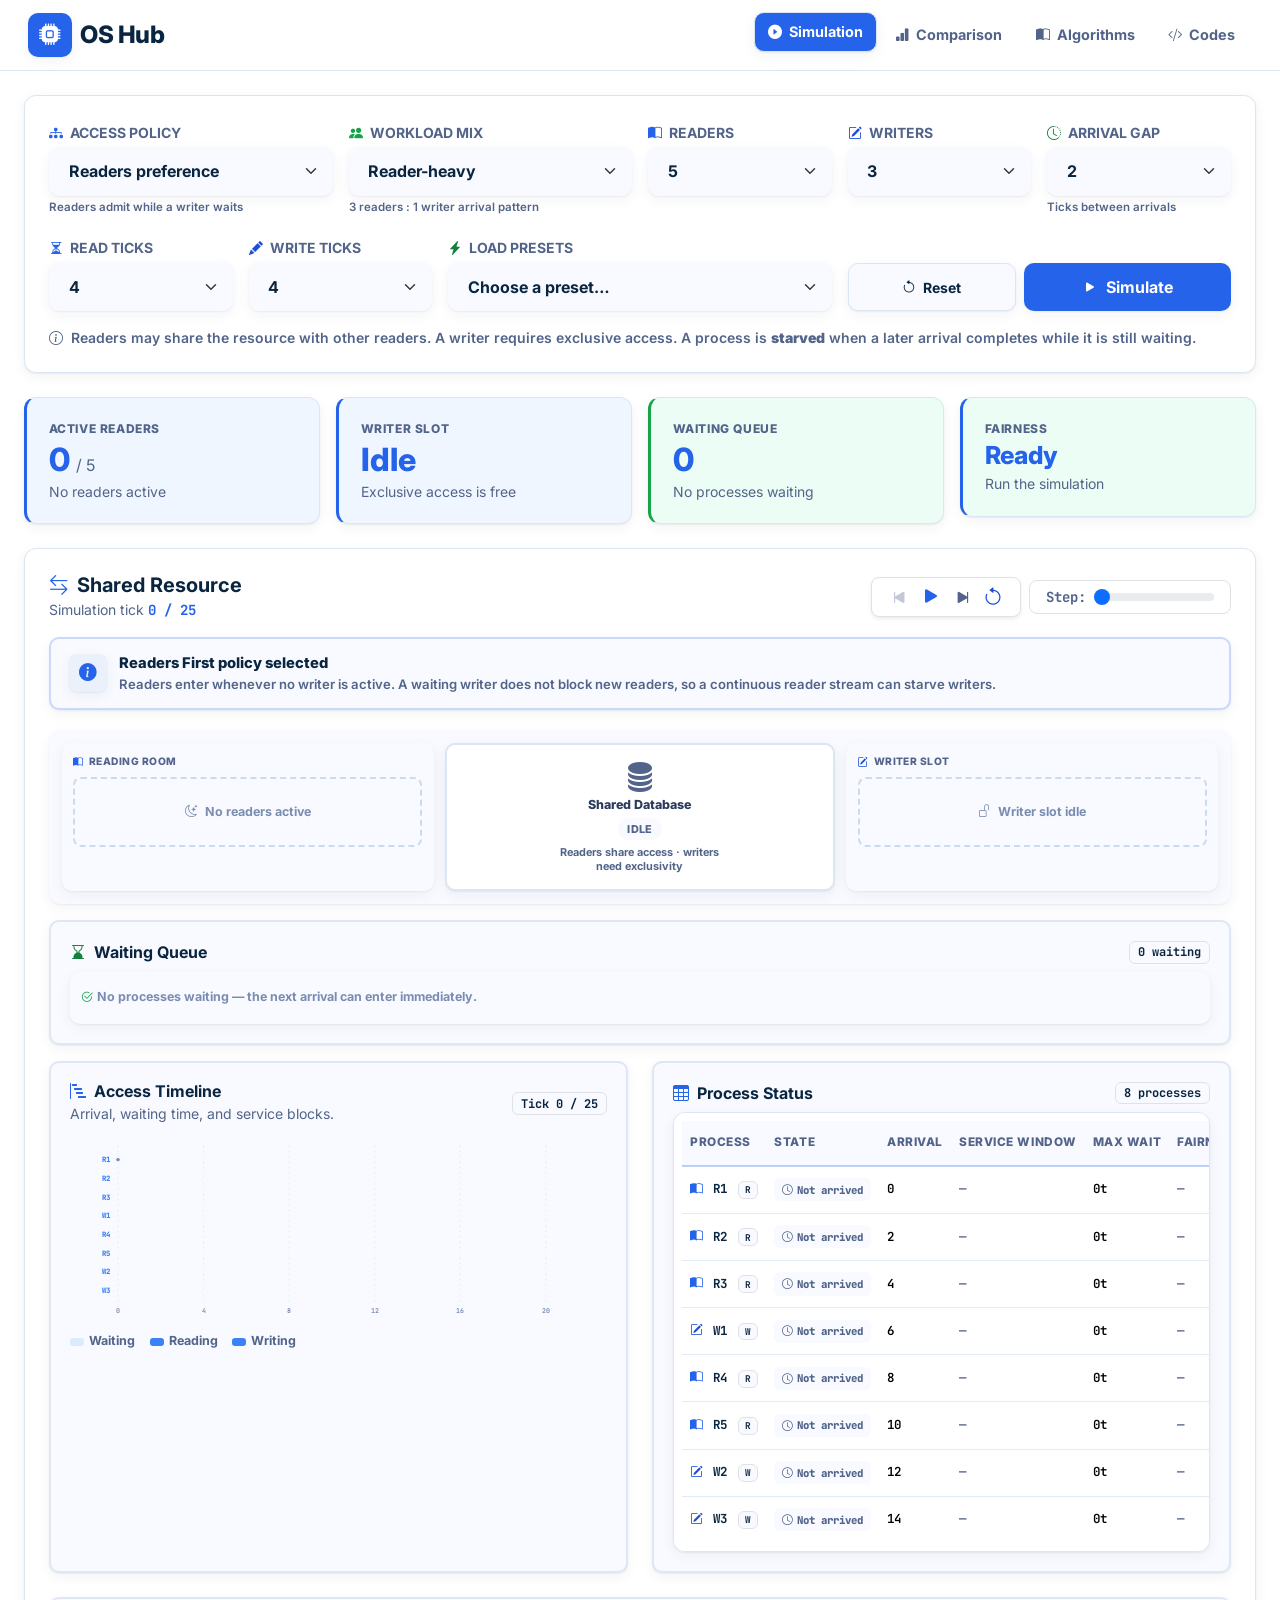
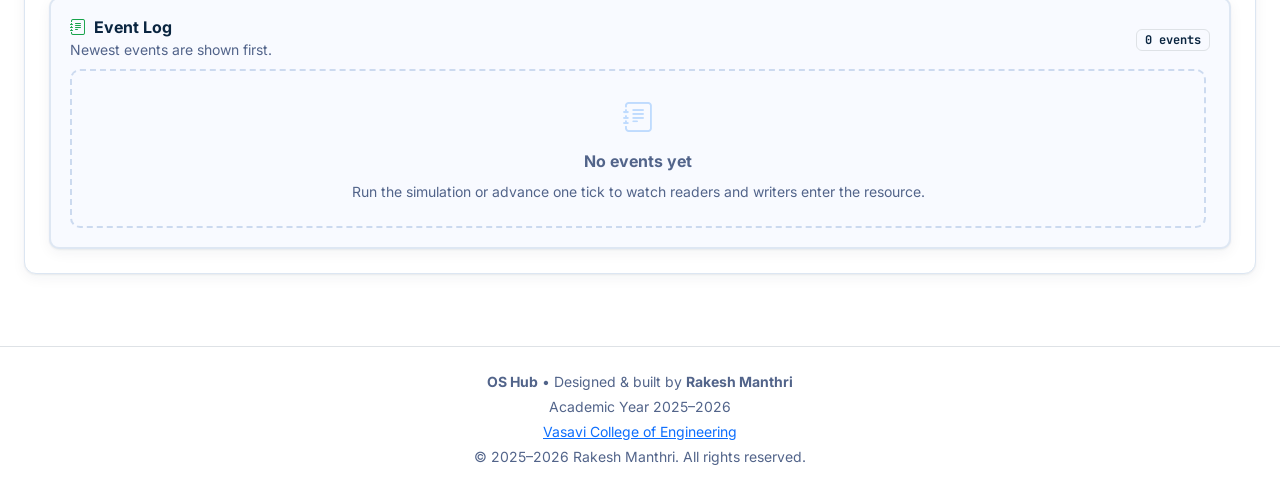
<file: readers_writers.html>
<!DOCTYPE html>
<html lang="en">
<head>
    <meta charset="UTF-8">
    <meta name="viewport" content="width=device-width, initial-scale=1.0">
    <title>OS EduHub - Readers &amp; Writers Simulator</title>

    <!-- Bootstrap 5 CSS -->
    <link href="vendor/bootstrap/bootstrap.min.css" rel="stylesheet">
    <link rel="stylesheet" href="design.css">
    <!-- Bootstrap Icons -->
    <link href="vendor/bootstrap-icons/bootstrap-icons.min.css" rel="stylesheet">
    <!-- Google Fonts -->
    <link rel="preconnect" href="https://fonts.googleapis.com">
    <link rel="preconnect" href="https://fonts.gstatic.com" crossorigin>
    <link href="https://fonts.googleapis.com/css2?family=Inter:wght@400;500;600;700;800&family=JetBrains+Mono:wght@400;500;600;700" rel="stylesheet">
    <!-- Prism.js -->
    <link href="vendor/prism/prism-tomorrow.min.css" rel="stylesheet" />
    <!-- Shared claymorphism theme -->
    <link href="simulator-theme.css" rel="stylesheet">

    <style>
        /* Resource stage */
        .rw-stage {
            background: #F8FAFF;
            border-radius: 12px;
            padding: 0.8rem;
            box-shadow: 0 1px 2px rgba(10, 37, 64, 0.06), 0 4px 14px rgba(10, 37, 64, 0.05);
        }

        .resource-stage {
            display: grid;
            grid-template-columns: 1fr 1.05fr 1fr;
            gap: 0.7rem;
            align-items: stretch;
        }

        .resource-side {
            background: #F8FAFF;
            border-radius: 10px;
            padding: 0.7rem;
            box-shadow: 0 1px 2px rgba(10, 37, 64, 0.06), 0 4px 14px rgba(10, 37, 64, 0.05);
            display: flex;
            flex-direction: column;
            gap: 0.45rem;
            min-height: 148px;
        }

        .side-title {
            font-size: 0.64rem;
            letter-spacing: 0.45px;
            text-transform: uppercase;
            font-weight: 800;
            color: var(--text-muted);
            display: flex;
            align-items: center;
            gap: 0.35rem;
        }

        .actor-pool {
            display: flex;
            flex-wrap: wrap;
            gap: 0.38rem;
            align-content: flex-start;
            min-height: 84px;
        }

        .actor-chip {
            display: inline-flex;
            align-items: center;
            gap: 0.35rem;
            border-radius: 8px;
            padding: 0.34rem 0.5rem;
            font-family: var(--font-mono);
            font-size: 0.78rem;
            font-weight: 800;
            border: 1px solid transparent;
            box-shadow: 0 1px 2px rgba(10, 37, 64, 0.06), 0 4px 14px rgba(10, 37, 64, 0.05);
            animation: actorIn 0.25s ease-out;
        }

        @keyframes actorIn {
            from { transform: scale(0.92); opacity: 0; }
            to { transform: scale(1); opacity: 1; }
        }

        .actor-chip.reader {
            background: #EFF6FF;
            border-color: rgba(37, 99, 235, 0.28);
            color: #1D4ED8;
        }

        .actor-chip.writer {
            background: #F8FAFF;
            border-color: rgba(37, 99, 235, 0.3);
            color: #1E40AF;
        }

        .actor-meta {
            font-size: 0.68rem;
            font-weight: 700;
            opacity: 0.72;
        }

        .actor-empty {
            display: flex;
            align-items: center;
            justify-content: center;
            width: 100%;
            min-height: 70px;
            border: 2px dashed rgba(199, 214, 238, 0.9);
            border-radius: 8px;
            color: #7A8DB0;
            font-size: 0.78rem;
            font-weight: 700;
            text-align: center;
            padding: 0.5rem;
        }

        .resource-core {
            border-radius: 10px;
            display: flex;
            flex-direction: column;
            align-items: center;
            justify-content: center;
            gap: 0.3rem;
            text-align: center;
            padding: 0.9rem 0.5rem;
            background: #ffffff;
            border: 2px solid #DCE6F2;
            box-shadow: 0 1px 2px rgba(10, 37, 64, 0.06), 0 4px 14px rgba(10, 37, 64, 0.05);
            transition: border-color 0.25s ease, box-shadow 0.25s ease;
        }

        .resource-core > i {
            font-size: 2rem;
            color: #52648A;
            line-height: 1;
        }

        .resource-core.is-read {
            border-color: rgba(37, 99, 235, 0.45);
            box-shadow: 0 1px 2px rgba(10, 37, 64, 0.06), 0 4px 14px rgba(10, 37, 64, 0.05);
        }

        .resource-core.is-read > i { color: #2563EB; }

        .resource-core.is-write {
            border-color: rgba(37, 99, 235, 0.48);
            box-shadow: 0 1px 2px rgba(10, 37, 64, 0.06), 0 4px 14px rgba(10, 37, 64, 0.05);
        }

        .resource-core.is-write > i { color: #2563EB; }

        .resource-core-title {
            font-size: 0.78rem;
            font-weight: 800;
            color: #2A3B5C;
            line-height: 1.2;
        }

        .resource-mode {
            font-size: 0.68rem;
            font-weight: 800;
            text-transform: uppercase;
            letter-spacing: 0.45px;
            padding: 0.18rem 0.55rem;
            border-radius: 999px;
            background: #F8FAFF;
            color: #52648A;
        }

        .is-read .resource-mode { background: #EFF6FF; color: #1D4ED8; }
        .is-write .resource-mode { background: #EFF6FF; color: #1E40AF; }

        .resource-caption {
            font-size: 0.68rem;
            font-weight: 700;
            color: var(--text-muted);
            line-height: 1.35;
            max-width: 160px;
        }

        /* Waiting queue */
        .queue-strip {
            display: flex;
            flex-wrap: wrap;
            gap: 0.42rem;
            min-height: 52px;
            padding: 0.55rem;
            background: #F8FAFF;
            border-radius: 10px;
            box-shadow: 0 1px 2px rgba(10, 37, 64, 0.06), 0 4px 14px rgba(10, 37, 64, 0.05);
            align-items: center;
        }

        .queue-chip {
            display: inline-flex;
            align-items: center;
            gap: 0.38rem;
            border-radius: 8px;
            padding: 0.28rem 0.48rem;
            font-size: 0.78rem;
            font-weight: 800;
            border: 1px solid rgba(199, 214, 238, 0.85);
            background: #ffffff;
            color: #3E4F6E;
            box-shadow: 0 1px 2px rgba(10, 37, 64, 0.06), 0 4px 14px rgba(10, 37, 64, 0.05);
        }

        .queue-chip.reader { border-color: rgba(37, 99, 235, 0.28); color: #1D4ED8; background: #F8FAFF; }
        .queue-chip.writer { border-color: rgba(37, 99, 235, 0.28); color: #1E40AF; background: #F8FAFF; }
        .queue-chip.starved { border-color: rgba(37, 99, 235, 0.55); background: #EFF6FF; color: #1E40AF; }
        .queue-chip .queue-wait { font-family: var(--font-mono); font-size: 0.68rem; opacity: 0.75; }
        .queue-empty { font-size: 0.78rem; font-weight: 700; color: #7A8DB0; padding-left: 0.15rem; }

        /* Process state chips */
        .rw-state {
            display: inline-flex;
            align-items: center;
            gap: 0.28rem;
            border-radius: 6px;
            padding: 0.22rem 0.48rem;
            font-size: 0.67rem;
            font-weight: 800;
            white-space: nowrap;
        }

        .rw-reading { background: #EFF6FF; color: #1D4ED8; }
        .rw-writing { background: #EFF6FF; color: #1E40AF; }
        .rw-waiting { background: #EFF6FF; color: #1D4ED8; }
        .rw-done { background: #ECFDF5; color: #15803D; }
        .rw-pending { background: #F8FAFF; color: #52648A; }
        .rw-starved { background: #DBEAFE; color: #1E40AF; }

        .process-table {
            min-width: 540px;
            font-size: 0.78rem;
        }

        .process-table th,
        .process-table td {
            vertical-align: middle;
            padding-left: 0.5rem;
            padding-right: 0.5rem;
        }

        .process-table td:first-child {
            white-space: nowrap;
        }

        .starved-row td {
            background: #F8FAFF !important;
        }

        .starved-row td:first-child {
            box-shadow: 0 1px 2px rgba(10, 37, 64, 0.06), 0 4px 14px rgba(10, 37, 64, 0.05);
        }

        /* Timeline */
        .timeline-wrapper {
            overflow-x: auto;
            overflow-y: hidden;
            border-radius: 10px;
            padding-bottom: 0.2rem;
        }

        #timelineSvg {
            display: block;
            width: 100%;
            height: auto;
            min-width: 600px;
            overflow: visible;
        }

        #timelineSvg text {
            user-select: none;
            pointer-events: none;
        }

        .timeline-legend {
            display: flex;
            flex-wrap: wrap;
            gap: 0.5rem 0.9rem;
            margin-top: 0.5rem;
            font-size: 0.78rem;
            font-weight: 700;
            color: var(--text-muted);
        }

        .timeline-legend span {
            display: inline-flex;
            align-items: center;
            gap: 0.32rem;
        }

        .tl-swatch {
            width: 14px;
            height: 8px;
            border-radius: 3px;
            display: inline-block;
        }

        .tl-swatch.wait { background: #DBEAFE; }
        .tl-swatch.read { background: #3B82F6; }
        .tl-swatch.write { background: #3B82F6; }

        /* Summary rows */
        .resource-summary-row {
            display: flex;
            align-items: center;
            justify-content: space-between;
            gap: 0.5rem;
            background: rgba(255, 255, 255, 0.72);
            border-radius: 8px;
            padding: 0.38rem 0.55rem;
            font-size: 0.78rem;
            font-weight: 700;
            color: var(--text-muted);
        }

        .resource-summary-row strong {
            font-family: var(--font-mono);
            color: var(--text-main);
            text-align: right;
        }

        /* Starvation alert */
        .starvation-callout {
            display: flex;
            align-items: flex-start;
            gap: 0.8rem;
            background: #F8FAFF;
            border: 2px solid rgba(37, 99, 235, 0.45);
            border-radius: 10px;
            padding: 0.85rem 1rem;
            margin-bottom: 1rem;
            box-shadow: 0 1px 2px rgba(10, 37, 64, 0.06), 0 4px 14px rgba(10, 37, 64, 0.05);
        }

        .starvation-callout > i {
            color: var(--accent-amber);
            font-size: 1.35rem;
            line-height: 1;
            margin-top: 0.1rem;
        }

        .starvation-callout strong { color: #1E40AF; }
        .starvation-callout .starvation-text { font-size: 0.78rem; font-weight: 600; color: #1E40AF; margin-top: 0.15rem; }

        /* Event log */
        .event-log {
            max-height: 300px;
            overflow-y: auto;
            display: flex;
            flex-direction: column;
            gap: 0.45rem;
            padding-right: 0.25rem;
        }

        .event-row {
            display: flex;
            align-items: flex-start;
            gap: 0.55rem;
            background: #F8FAFF;
            border-radius: 8px;
            padding: 0.48rem 0.6rem;
            font-size: 0.77rem;
            font-weight: 600;
            color: #3E4F6E;
        }

        .event-tick {
            min-width: 34px;
            font-family: var(--font-mono);
            font-size: 0.68rem;
            font-weight: 800;
            color: #7A8DB0;
            padding-top: 0.12rem;
        }

        .event-empty {
            display: flex;
            flex-direction: column;
            align-items: center;
            justify-content: center;
            min-height: 150px;
            gap: 0.5rem;
            color: var(--text-muted);
            border: 2px dashed rgba(199, 214, 238, 0.9);
            border-radius: 10px;
            padding: 1.5rem;
            text-align: center;
        }

        .event-empty i { font-size: 1.9rem; color: #BFDBFE; }

        /* Comparison extras */
        .mini-dot-row {
            display: flex;
            flex-wrap: wrap;
            gap: 0.35rem;
            align-items: center;
        }

        .mini-dot {
            width: 27px;
            height: 27px;
            border-radius: 50%;
            display: inline-flex;
            align-items: center;
            justify-content: center;
            border: 2px solid #ffffff;
            color: #ffffff;
            font-family: var(--font-mono);
            font-size: 0.56rem;
            font-weight: 800;
            box-shadow: 0 1px 2px rgba(10, 37, 64, 0.06), 0 4px 14px rgba(10, 37, 64, 0.05);
        }

        .mini-dot.reader { background: #3B82F6; }
        .mini-dot.writer { background: #3B82F6; }
        .mini-dot.waiting { background: #2563EB; }
        .mini-dot.done { background: #16A34A; }
        .mini-dot.starved { background: #1E40AF; }

        .policy-note {
            font-size: 0.78rem;
            font-weight: 600;
            color: var(--text-muted);
        }

        .fairness-flag {
            display: inline-flex;
            align-items: center;
            gap: 0.3rem;
            font-size: 0.78rem;
            font-weight: 800;
            color: #1E40AF;
        }

        @media (max-width: 991.98px) {
            .resource-stage {
                grid-template-columns: 1fr 1fr;
            }

            .resource-core {
                grid-column: 1 / -1;
                order: -1;
                min-height: 130px;
            }

            .resource-side { min-height: 120px; }
        }

        @media (max-width: 767.98px) {
            .rw-stage { padding: 0.5rem; }
            .resource-stage { grid-template-columns: 1fr; }
            .resource-core { min-height: 118px; }
            .resource-side { min-height: 100px; }
            .actor-pool { min-height: 58px; }

            #timelineSvg { min-width: 560px; }
        }

        @media (max-width: 575.98px) {
            .event-row { font-size: 0.73rem; }
            .process-table { font-size: 0.74rem; }
        }
    </style>
</head>
<body>

    <!-- Navigation -->
    <nav class="navbar navbar-expand-xl glass-nav sticky-top py-2 px-3 mb-4">
        <div class="container-fluid max-w-7xl">
            <a class="navbar-brand d-flex align-items-center gap-2" href="index.html">
                <div class="brand-icon">
                    <i class="bi bi-cpu-fill"></i>
                </div>
                <div>
                    <span class="brand-text fs-4">OS Hub</span>
                </div>
            </a>

            <button class="navbar-toggler glass-nav-toggler border-0 shadow-none" type="button" data-bs-toggle="collapse" data-bs-target="#navbarContent" aria-controls="navbarContent" aria-expanded="false" aria-label="Toggle navigation">
                <i class="bi bi-list fs-2 text-primary"></i>
            </button>

            <div class="collapse navbar-collapse" id="navbarContent">
                <ul class="nav nav-pills ms-auto my-2 my-lg-0" id="mainNav" role="tablist">
                    <li class="nav-item" role="presentation">
                        <button class="nav-link active" id="tab-simulator" data-bs-toggle="pill" data-bs-target="#section-simulator" type="button" role="tab">
                            <i class="bi bi-play-circle-fill me-1"></i> Simulation
                        </button>
                    </li>
                    <li class="nav-item" role="presentation">
                        <button class="nav-link" id="tab-compare" data-bs-toggle="pill" data-bs-target="#section-compare" type="button" role="tab">
                            <i class="bi bi-bar-chart-fill me-1"></i> Comparison
                        </button>
                    </li>
                    <li class="nav-item" role="presentation">
                        <button class="nav-link" id="tab-theory" data-bs-toggle="pill" data-bs-target="#section-theory" type="button" role="tab">
                            <i class="bi bi-book-half me-1"></i> Algorithms
                        </button>
                    </li>
                    <li class="nav-item" role="presentation">
                        <button class="nav-link" id="tab-code" data-bs-toggle="pill" data-bs-target="#section-code" type="button" role="tab">
                            <i class="bi bi-code-slash me-1"></i> Codes
                        </button>
                    </li>
                </ul>
            </div>
        </div>
    </nav>
    </nav>

    <main class="container-fluid px-3 px-md-4 max-w-7xl pb-5 position-relative" style="z-index: 1;">
        <div class="tab-content" id="mainTabContent">

            <!-- ========================================== -->
            <!-- 1. SIMULATION                              -->
            <!-- ========================================== -->
            <div class="tab-pane fade show active" id="section-simulator" role="tabpanel">

                <div class="glass-panel controls-bar-panel p-3 p-md-4 mb-4">
                    <div class="row g-3">
                        <div class="col-12 col-md-6 col-lg-3">
                            <label class="form-label fw-bold text-muted small text-uppercase mb-1" for="policySelect">
                                <i class="bi bi-diagram-3-fill text-primary me-1"></i> Access Policy
                            </label>
                            <select class="form-select form-select-glass w-100" id="policySelect">
                                <option value="READERS_FIRST" selected>Readers preference</option>
                                <option value="WRITERS_FIRST">Writers preference</option>
                                <option value="FAIR">Fair / FIFO</option>
                            </select>
                            <div class="input-hint" id="policyHint">Readers admit while a writer waits</div>
                        </div>

                        <div class="col-12 col-md-6 col-lg-3">
                            <label class="form-label fw-bold text-muted small text-uppercase mb-1" for="workloadSelect">
                                <i class="bi bi-people-fill text-success me-1"></i> Workload Mix
                            </label>
                            <select class="form-select form-select-glass w-100" id="workloadSelect">
                                <option value="READER_HEAVY" selected>Reader-heavy</option>
                                <option value="BALANCED">Balanced</option>
                                <option value="WRITER_HEAVY">Writer-heavy</option>
                            </select>
                            <div class="input-hint" id="workloadHint">3 readers : 1 writer arrival pattern</div>
                        </div>

                        <div class="col-6 col-lg-2">
                            <label class="form-label fw-bold text-muted small text-uppercase mb-1" for="readerCount">
                                <i class="bi bi-book-half text-primary me-1"></i> Readers
                            </label>
                            <select class="form-select form-select-glass w-100" id="readerCount">
                                <option>2</option>
                                <option>3</option>
                                <option>4</option>
                                <option selected>5</option>
                                <option>6</option>
                                <option>7</option>
                                <option>8</option>
                            </select>
                        </div>

                        <div class="col-6 col-lg-2">
                            <label class="form-label fw-bold text-muted small text-uppercase mb-1" for="writerCount">
                                <i class="bi bi-pencil-square text-danger me-1"></i> Writers
                            </label>
                            <select class="form-select form-select-glass w-100" id="writerCount">
                                <option>1</option>
                                <option>2</option>
                                <option selected>3</option>
                                <option>4</option>
                                <option>5</option>
                                <option>6</option>
                            </select>
                        </div>

                        <div class="col-6 col-lg-2">
                            <label class="form-label fw-bold text-muted small text-uppercase mb-1" for="arrivalGap">
                                <i class="bi bi-clock-history text-warning me-1"></i> Arrival Gap
                            </label>
                            <select class="form-select form-select-glass w-100" id="arrivalGap">
                                <option>1</option>
                                <option selected>2</option>
                                <option>3</option>
                                <option>4</option>
                            </select>
                            <div class="input-hint">Ticks between arrivals</div>
                        </div>
                    </div>

                    <div class="row g-3 mt-1">
                        <div class="col-6 col-lg-2">
                            <label class="form-label fw-bold text-muted small text-uppercase mb-1" for="readTicks">
                                <i class="bi bi-hourglass-split text-primary me-1"></i> Read Ticks
                            </label>
                            <select class="form-select form-select-glass w-100" id="readTicks">
                                <option>1</option>
                                <option>2</option>
                                <option>3</option>
                                <option selected>4</option>
                                <option>5</option>
                            </select>
                        </div>

                        <div class="col-6 col-lg-2">
                            <label class="form-label fw-bold text-muted small text-uppercase mb-1" for="writeTicks">
                                <i class="bi bi-pencil-fill text-danger me-1"></i> Write Ticks
                            </label>
                            <select class="form-select form-select-glass w-100" id="writeTicks">
                                <option>1</option>
                                <option>2</option>
                                <option>3</option>
                                <option selected>4</option>
                                <option>5</option>
                            </select>
                        </div>

                        <div class="col-12 col-lg-4">
                            <label class="form-label fw-bold text-muted small text-uppercase mb-1" for="presetSelect">
                                <i class="bi bi-lightning-charge-fill text-warning me-1"></i> Load Presets
                            </label>
                            <select class="form-select form-select-glass w-100" id="presetSelect" onchange="loadPreset(this.value)">
                                <option value="">Choose a preset…</option>
                                <option value="readerFlood">Reader Flood — Writer Starvation</option>
                                <option value="writerFlood">Writer Flood — Reader Starvation</option>
                                <option value="fair">Balanced FIFO — No Starvation</option>
                                <option value="dense">High Contention — Mixed Arrivals</option>
                            </select>
                        </div>

                        <div class="col-12 col-lg-4 d-flex align-items-end">
                            <div class="d-flex flex-wrap gap-2 w-100">
                                <button class="btn btn-glass-outline btn-sm flex-grow-1" type="button" onclick="resetSimulation()">
                                    <i class="bi bi-arrow-counterclockwise me-1"></i> Reset
                                </button>
                                <button class="btn btn-glass-primary flex-grow-1" type="button" onclick="runSimulation()">
                                    <i class="bi bi-play-fill me-1"></i> Simulate
                                </button>
                            </div>
                        </div>
                    </div>

                    <div class="small text-muted fw-semibold mt-3">
                        <i class="bi bi-info-circle me-1"></i>
                        Readers may share the resource with other readers. A writer requires exclusive access. A process is <strong>starved</strong> when a later arrival completes while it is still waiting.
                    </div>

                    <div id="inputError" class="input-error d-none">
                        <i class="bi bi-exclamation-triangle-fill"></i>
                        <span id="inputErrorText"></span>
                    </div>
                </div>

                <!-- KPI -->
                <div class="row g-3 mb-4">
                    <div class="col-6 col-lg-3">
                        <div class="kpi-card kpi-blue">
                            <div class="kpi-label">Active Readers</div>
                            <div class="kpi-value text-primary mt-1" id="kpiReaders">0 <span class="fs-6 fw-normal text-muted">/ 5</span></div>
                            <small class="text-muted d-block mt-1" id="kpiReadersSub">No readers active</small>
                        </div>
                    </div>
                    <div class="col-6 col-lg-3">
                        <div class="kpi-card kpi-blue">
                            <div class="kpi-label">Writer Slot</div>
                            <div class="kpi-value mt-1" id="kpiWriter" style="color: var(--accent-purple);">Idle</div>
                            <small class="text-muted d-block mt-1" id="kpiWriterSub">Exclusive access is free</small>
                        </div>
                    </div>
                    <div class="col-6 col-lg-3">
                        <div class="kpi-card kpi-green">
                            <div class="kpi-label">Waiting Queue</div>
                            <div class="kpi-value mt-1" id="kpiWaiting" style="color: var(--accent-amber);">0</div>
                            <small class="text-muted d-block mt-1" id="kpiWaitingSub">No processes waiting</small>
                        </div>
                    </div>
                    <div class="col-6 col-lg-3">
                        <div class="kpi-card kpi-green" id="fairnessKpiCard">
                            <div class="kpi-label">Fairness</div>
                            <div class="kpi-value mt-1" id="kpiFairness" style="font-size: 1.55rem; color: #15803D;">Ready</div>
                            <small class="text-muted d-block mt-1" id="kpiFairnessSub">Run the simulation</small>
                        </div>
                    </div>
                </div>

                <!-- Visualization -->
                <div class="glass-panel p-3 p-md-4 mb-4">
                    <div class="d-flex flex-wrap align-items-center justify-content-between gap-3 mb-2">
                        <div>
                            <h5 class="fw-bold mb-0 text-dark d-flex align-items-center">
                                <i class="bi bi-arrow-left-right text-primary me-2"></i>Shared Resource
                            </h5>
                            <small class="text-muted">Simulation tick <strong class="text-primary font-monospace" id="stepCounterLabel">0 / 0</strong></small>
                        </div>

                        <div class="d-flex flex-wrap align-items-center gap-2">
                            <div class="bg-white px-3 py-1.5 rounded-3 border d-flex align-items-center gap-2 shadow-sm">
                                <button class="btn btn-sm btn-link text-secondary p-0" id="btnStepPrev" onclick="stepSimulation('prev')" title="Previous tick" aria-label="Previous tick">
                                    <i class="bi bi-skip-start-fill fs-5"></i>
                                </button>
                                <button class="btn btn-sm btn-link text-primary p-0" id="btnPlay" onclick="togglePlay()" title="Play / Pause" aria-label="Play or pause">
                                    <i class="bi bi-play-fill fs-4" id="playIcon"></i>
                                </button>
                                <button class="btn btn-sm btn-link text-secondary p-0" id="btnStepNext" onclick="stepSimulation('next')" title="Next tick" aria-label="Next tick">
                                    <i class="bi bi-skip-end-fill fs-5"></i>
                                </button>
                                <button class="btn btn-sm btn-link text-danger p-0" id="btnReset" onclick="resetPlayback()" title="Reset playback" aria-label="Reset playback">
                                    <i class="bi bi-arrow-counterclockwise fs-5"></i>
                                </button>
                            </div>

                            <div class="d-flex align-items-center gap-2 bg-white px-3 py-1 rounded-3 border">
                                <label for="stepScrubber" class="small fw-bold text-muted mb-0 font-monospace">Step:</label>
                                <input type="range" class="form-range" id="stepScrubber" min="0" max="0" value="0" style="width: 120px;" oninput="scrubStep(this.value)">
                            </div>
                        </div>
                    </div>

                    <div class="decision-banner" id="decisionBanner">
                        <span class="banner-icon" id="decisionIcon"><i class="bi bi-info-circle-fill"></i></span>
                        <div>
                            <div class="banner-title" id="decisionTitle">Ready to simulate</div>
                            <div class="banner-text" id="decisionText">Choose a policy and workload, then run the simulation or step through each tick.</div>
                        </div>
                    </div>

                    <div class="starvation-callout d-none" id="starvationCallout">
                        <i class="bi bi-hourglass-split"></i>
                        <div>
                            <strong id="starvationTitle">Starvation detected</strong>
                            <div class="starvation-text" id="starvationText"></div>
                        </div>
                    </div>

                    <div class="rw-stage mb-3">
                        <div class="resource-stage">
                            <div class="resource-side">
                                <div class="side-title">
                                    <i class="bi bi-book-half text-primary"></i> Reading Room
                                </div>
                                <div class="actor-pool" id="activeReaders"></div>
                            </div>

                            <div class="resource-core is-idle" id="resourceCore">
                                <i class="bi bi-database-fill" id="resourceIcon"></i>
                                <div class="resource-core-title">Shared Database</div>
                                <div class="resource-mode" id="resourceMode">Idle</div>
                                <div class="resource-caption" id="resourceHint">Readers share access · writers need exclusivity</div>
                            </div>

                            <div class="resource-side">
                                <div class="side-title">
                                    <i class="bi bi-pencil-square text-danger"></i> Writer Slot
                                </div>
                                <div class="actor-pool" id="activeWriter"></div>
                            </div>
                        </div>
                    </div>

                    <div class="frag-tile mb-3">
                        <div class="d-flex flex-wrap align-items-center justify-content-between gap-2 mb-2">
                            <h6 class="fw-bold mb-0 text-dark">
                                <i class="bi bi-hourglass-bottom text-warning me-2"></i>Waiting Queue
                            </h6>
                            <span class="badge bg-light text-dark border font-monospace" id="queueBadge">0 waiting</span>
                        </div>
                        <div class="queue-strip" id="waitingQueue"></div>
                    </div>

                    <div class="row g-4">
                        <div class="col-12 col-lg-6">
                            <div class="frag-tile h-100">
                                <div class="d-flex flex-wrap align-items-center justify-content-between gap-2 mb-2">
                                    <div>
                                        <h6 class="fw-bold mb-0 text-dark">
                                            <i class="bi bi-bar-chart-steps text-primary me-2"></i>Access Timeline
                                        </h6>
                                        <small class="text-muted">Arrival, waiting time, and service blocks.</small>
                                    </div>
                                    <span class="badge bg-light text-dark border font-monospace" id="timelineBadge">Tick 0</span>
                                </div>
                                <div class="timeline-wrapper">
                                    <svg id="timelineSvg" viewBox="0 0 900 260" role="img" aria-label="Readers and writers access timeline"></svg>
                                </div>
                                <div class="timeline-legend">
                                    <span><span class="tl-swatch wait"></span>Waiting</span>
                                    <span><span class="tl-swatch read"></span>Reading</span>
                                    <span><span class="tl-swatch write"></span>Writing</span>
                                </div>
                                <div class="small text-muted fw-semibold mt-2 d-lg-none">
                                    <i class="bi bi-arrows-move me-1"></i>Swipe the timeline sideways to see every tick.
                                </div>
                            </div>
                        </div>

                        <div class="col-12 col-lg-6">
                            <div class="frag-tile h-100">
                                <div class="d-flex align-items-center justify-content-between gap-2 mb-2">
                                    <h6 class="fw-bold mb-0 text-dark">
                                        <i class="bi bi-table text-primary me-1"></i> Process Status
                                    </h6>
                                    <span class="badge bg-light text-dark border font-monospace" id="processBadge">0 processes</span>
                                </div>

                                <div class="table-matrix-wrapper">
                                    <table class="table table-clay process-table align-middle mb-0" id="processTable">
                                        <thead>
                                            <tr>
                                                <th>Process</th>
                                                <th>State</th>
                                                <th>Arrival</th>
                                                <th>Service Window</th>
                                                <th>Max Wait</th>
                                                <th>Fairness</th>
                                            </tr>
                                        </thead>
                                        <tbody id="processTableBody"></tbody>
                                    </table>
                                </div>

                                <div class="small text-muted d-block d-lg-none mt-2">
                                    <i class="bi bi-arrows-move me-1"></i>Swipe the table sideways to see all columns.
                                </div>
                            </div>
                        </div>
                    </div>

                    <div class="frag-tile mt-4">
                        <div class="d-flex flex-wrap align-items-center justify-content-between gap-2 mb-2">
                            <div>
                                <h6 class="fw-bold mb-0 text-dark">
                                    <i class="bi bi-journal-text text-success me-2"></i>Event Log
                                </h6>
                                <small class="text-muted">Newest events are shown first.</small>
                            </div>
                            <span class="badge bg-light text-dark border font-monospace" id="eventBadge">0 events</span>
                        </div>
                        <div class="event-log" id="eventLog"></div>
                    </div>
                </div>
            </div>

            <!-- ========================================== -->
            <!-- 2. COMPARE POLICIES                        -->
            <!-- ========================================== -->
            <div class="tab-pane fade" id="section-compare" role="tabpanel">
                <div class="glass-panel p-3 p-md-4 mb-4">
                    <div class="d-flex flex-wrap justify-content-between align-items-center gap-3 mb-4">
                        <div>
                            <h4 class="fw-bold mb-1 brand-text">
                                <i class="bi bi-intersect me-2"></i>Readers First vs Writers First vs Fair
                            </h4>
                            <p class="text-muted mb-0">Runs all three policies with the current workload and timing. The fairest result is highlighted in green; starvation and overtaking are reported explicitly.</p>
                        </div>
                        <button class="btn btn-glass-primary" onclick="generateComparison()">
                            <i class="bi bi-arrow-clockwise me-1"></i> Recompute Benchmark
                        </button>
                    </div>

                    <div class="row g-4 mb-4" id="comparisonCardsRow">
                        <!-- Dynamic comparison cards -->
                    </div>

                    <div class="row g-3">
                        <div class="col-12 col-lg-6">
                            <div class="glass-panel p-4 h-100">
                                <div class="d-flex align-items-center justify-content-between mb-3">
                                    <h5 class="fw-bold mb-0 text-dark">
                                        <i class="bi bi-hourglass-split text-warning me-2"></i>Longest Wait
                                    </h5>
                                    <small class="text-muted fw-bold">Lower is better</small>
                                </div>
                                <div id="chartWait" class="d-flex flex-column gap-3"></div>
                            </div>
                        </div>

                        <div class="col-12 col-lg-6">
                            <div class="glass-panel p-4 h-100">
                                <div class="d-flex align-items-center justify-content-between mb-3">
                                    <h5 class="fw-bold mb-0 text-dark">
                                        <i class="bi bi-speedometer2 text-success me-2"></i>Throughput
                                    </h5>
                                    <small class="text-muted fw-bold">Higher is better</small>
                                </div>
                                <div id="chartThroughput" class="d-flex flex-column gap-3"></div>
                            </div>
                        </div>
                    </div>

                    <div class="policy-note mt-3">
                        <i class="bi bi-info-circle me-1"></i>
                        A process is starved when a later arrival completes before it gets access. Readers preference can starve writers; writers preference can starve readers; a FIFO policy admits processes in arrival order and avoids both.
                    </div>
                </div>
            </div>

            <!-- ========================================== -->
            <!-- 3. PROBLEM & SOLUTIONS                     -->
            <!-- ========================================== -->
            <div class="tab-pane fade" id="section-theory" role="tabpanel">
                <div class="glass-panel p-3 p-md-4 mb-4">
                    <div class="text-center mx-auto mb-5" style="max-width: 800px;">
                        <span class="badge rounded-pill bg-primary-subtle text-primary-emphasis px-3 py-2 fw-bold text-uppercase mb-2">Classic Synchronization</span>
                        <h2 class="fw-bold brand-text mb-3">The Readers–Writers Problem</h2>
                        <p class="text-muted">Multiple reader processes may access a shared resource at the same time, but a writer needs exclusive access. The synchronization challenge is to protect the critical section while deciding which waiting process gets in next — and to avoid starving either side.</p>
                    </div>

                    <div class="row g-4">
                        <div class="col-12 col-lg-4">
                            <div class="algo-card">
                                <div class="d-flex justify-content-between align-items-start mb-3">
                                    <div>
                                        <h4 class="fw-bold mb-1 text-primary">Readers First</h4>
                                        <span class="badge bg-primary-subtle text-primary border border-primary-subtle">Reader preference</span>
                                    </div>
                                    <i class="bi bi-book-half fs-2 text-primary"></i>
                                </div>
                                <p class="text-muted">A reader may enter whenever no writer is active, even if writers are already waiting. Writers wait until the last active reader leaves. Continuous reader arrivals can keep the writer waiting forever.</p>
                                <h6 class="fw-bold text-dark mt-3 mb-2"><i class="bi bi-check2 text-success me-1"></i>Trade-offs:</h6>
                                <ul class="text-muted small ps-3 mb-0">
                                    <li><strong>Pros:</strong> High reader concurrency and simple code.</li>
                                    <li><strong>Cons:</strong> Writer starvation under a reader-heavy load.</li>
                                </ul>
                            </div>
                        </div>

                        <div class="col-12 col-lg-4">
                            <div class="algo-card">
                                <div class="d-flex justify-content-between align-items-start mb-3">
                                    <div>
                                        <h4 class="fw-bold mb-1" style="color: var(--accent-pink);">Writers First</h4>
                                        <span class="badge bg-danger-subtle text-danger border border-danger-subtle">Writer preference</span>
                                    </div>
                                    <i class="bi bi-pencil-square fs-2" style="color: var(--accent-pink);"></i>
                                </div>
                                <p class="text-muted">Once a writer is waiting, new readers are held back. Active readers finish, the writer runs exclusively, and queued writers take priority. A steady stream of writers can starve readers.</p>
                                <h6 class="fw-bold text-dark mt-3 mb-2"><i class="bi bi-check2 text-success me-1"></i>Trade-offs:</h6>
                                <ul class="text-muted small ps-3 mb-0">
                                    <li><strong>Pros:</strong> Writers make progress and data stays fresh.</li>
                                    <li><strong>Cons:</strong> Reader starvation under a writer-heavy load.</li>
                                </ul>
                            </div>
                        </div>

                        <div class="col-12 col-lg-4">
                            <div class="algo-card">
                                <div class="d-flex justify-content-between align-items-start mb-3">
                                    <div>
                                        <h4 class="fw-bold mb-1 text-success">Fair / FIFO</h4>
                                        <span class="badge bg-success-subtle text-success border border-success-subtle">FIFO</span>
                                    </div>
                                    <i class="bi bi-list-ol fs-2 text-success"></i>
                                </div>
                                <p class="text-muted">Processes are granted access in arrival order. A writer at the front waits for active readers to drain; a reader at the front enters immediately. Consecutive readers may still read together. Neither side can be overtaken indefinitely.</p>
                                <h6 class="fw-bold text-dark mt-3 mb-2"><i class="bi bi-check2 text-success me-1"></i>Trade-offs:</h6>
                                <ul class="text-muted small ps-3 mb-0">
                                    <li><strong>Pros:</strong> Bounded waiting and no starvation.</li>
                                    <li><strong>Cons:</strong> Lower peak throughput than reader preference.</li>
                                </ul>
                            </div>
                        </div>
                    </div>

                    <div class="row g-4 mt-1">
                        <div class="col-12 col-lg-6">
                            <div class="frag-tile">
                                <h6 class="fw-bold text-dark mb-3"><i class="bi bi-shield-lock-fill text-primary me-2"></i>Critical-Section Rules</h6>
                                <div class="d-flex flex-column gap-2">
                                    <div class="resource-summary-row"><span>Many readers</span><strong>Allowed together</strong></div>
                                    <div class="resource-summary-row"><span>One writer</span><strong>Exclusive access</strong></div>
                                    <div class="resource-summary-row"><span>Reader + writer</span><strong>Never together</strong></div>
                                    <div class="resource-summary-row"><span>Waiting order</span><strong>Policy decides</strong></div>
                                </div>
                                <p class="text-muted small mt-3 mb-0">The resource is a database, file, or shared record. Readers only observe state, so concurrent reads are safe. Writers change state, so no other reader or writer may run at the same time.</p>
                            </div>
                        </div>

                        <div class="col-12 col-lg-6">
                            <div class="frag-tile">
                                <h6 class="fw-bold text-dark mb-3"><i class="bi bi-calculator text-success me-2"></i>Metrics</h6>
                                <div class="d-flex flex-wrap gap-2">
                                    <span class="formula-pill"><i class="bi bi-hourglass-split"></i> Wait = grant tick − arrival tick</span>
                                    <span class="formula-pill"><i class="bi bi-speedometer2"></i> Throughput = completed ÷ ticks</span>
                                    <span class="formula-pill"><i class="bi bi-people-fill"></i> Reader concurrency = active readers</span>
                                    <span class="formula-pill"><i class="bi bi-shield-exclamation"></i> Starvation = a later arrival completes first</span>
                                </div>
                                <p class="text-muted small mt-3 mb-0">The simulator reports overtaking directly: a process is flagged when a process that arrived later reaches the done state while it is still waiting. This makes starvation visible even when the starved process eventually runs.</p>
                            </div>
                        </div>
                    </div>

                    <div class="frag-tile mt-4">
                        <h6 class="fw-bold text-dark mb-3"><i class="bi bi-lightbulb-fill text-warning me-2"></i>Why Starvation Happens</h6>
                        <div class="row g-3">
                            <div class="col-12 col-md-4">
                                <div class="p-3 rounded-4" style="background: #F8FAFF; border: 1px solid rgba(37, 99, 235, 0.18);">
                                    <div class="fw-bold text-primary mb-1">Reader stream</div>
                                    <div class="small text-muted">New readers keep joining while the writer waits. Writers preference blocks those readers; readers preference does not.</div>
                                </div>
                            </div>
                            <div class="col-12 col-md-4">
                                <div class="p-3 rounded-4" style="background: #F8FAFF; border: 1px solid rgba(37, 99, 235, 0.18);">
                                    <div class="fw-bold mb-1" style="color: #1E40AF;">Writer stream</div>
                                    <div class="small text-muted">Queued writers keep replacing the active writer. Readers preference lets readers through; writers preference keeps admitting writers.</div>
                                </div>
                            </div>
                            <div class="col-12 col-md-4">
                                <div class="p-3 rounded-4" style="background: #ECFDF5; border: 1px solid rgba(34, 197, 94, 0.2);">
                                    <div class="fw-bold text-success mb-1">FIFO fix</div>
                                    <div class="small text-muted">Grant service in arrival order. Once a process is at the front, later arrivals cannot pass it, so waiting is bounded.</div>
                                </div>
                            </div>
                        </div>
                    </div>
                </div>
            </div>

            <!-- ========================================== -->
            <!-- 4. C CODE                                  -->
            <!-- ========================================== -->
            <div class="tab-pane fade" id="section-code" role="tabpanel">
                <div class="glass-panel p-3 p-md-4 mb-4">
                    <div class="d-flex flex-wrap justify-content-between align-items-center gap-3 mb-3">
                        <div>
                            <h4 class="fw-bold mb-1 brand-text">
                                <i class="bi bi-code-slash me-2"></i>C Implementation Code
                            </h4>
                            <p class="text-muted mb-0">Pthreads reference implementations for readers preference, writers preference, and fair FIFO admission.</p>
                        </div>
                        <div class="d-flex flex-wrap gap-2">
                            <select class="form-select form-select-glass form-select-sm" id="codePolicySelect" onchange="updateCodeDisplay()" style="min-width: 220px; width: auto;">
                                <option value="READERS_FIRST">Readers Preference</option>
                                <option value="WRITERS_FIRST">Writers Preference</option>
                                <option value="FAIR">Fair / FIFO</option>
                            </select>
                            <button class="btn btn-glass-outline btn-sm" onclick="copyCode()">
                                <i class="bi bi-clipboard me-1"></i> Copy Code
                            </button>
                            <button class="btn btn-glass-outline btn-sm" onclick="downloadCode()">
                                <i class="bi bi-download me-1"></i> Download
                            </button>
                        </div>
                    </div>

                    <div class="code-container">
                        <div class="code-header">
                            <div class="code-dots">
                                <span style="background: #1E40AF;"></span>
                                <span style="background: #2563EB;"></span>
                                <span style="background: #22C55E;"></span>
                            </div>
                            <span class="text-light small font-monospace" id="codeFileName">readers_first.c</span>
                        </div>
                        <pre><code class="language-c" id="codeBlock">/* Readers-Writers */</code></pre>
                    </div>
                </div>
            </div>

        </div>
    </main>

    <script src="vendor/bootstrap/bootstrap.bundle.min.js"></script>
    <script src="vendor/prism/prism.min.js"></script>
    <script src="vendor/prism/prism-c.min.js"></script>

    <script>
        // =========================================================
        // Constants & State
        // =========================================================
        const MAX_TICKS = 300;

        const POLICY_META = {
            READERS_FIRST: {
                label: 'Readers First',
                color: '#2563EB',
                icon: 'bi-book-half',
                badge: 'Reader preference',
                hint: 'Readers admit while a writer waits',
                description: 'Readers enter whenever no writer is active. A waiting writer does not block new readers, so a continuous reader stream can starve writers.'
            },
            WRITERS_FIRST: {
                label: 'Writers First',
                color: '#2563EB',
                icon: 'bi-pencil-square',
                badge: 'Writer preference',
                hint: 'Waiting writers block new readers',
                description: 'As soon as a writer waits, new readers are held back. Active readers finish, then writers take turns with exclusive access. A continuous writer stream can starve readers.'
            },
            FAIR: {
                label: 'Fair / FIFO',
                color: '#16A34A',
                icon: 'bi-list-ol',
                badge: 'FIFO admission',
                hint: 'Arrival order decides who enters',
                description: 'Processes are admitted in arrival order. Consecutive readers may still run together, but a writer at the front of the queue cannot be overtaken. Waiting is bounded.'
            }
        };

        const WORKLOAD_META = {
            READER_HEAVY: { label: 'Reader-heavy', pattern: ['R', 'R', 'R', 'W'], hint: '3 readers : 1 writer arrival pattern' },
            BALANCED: { label: 'Balanced', pattern: ['R', 'W'], hint: 'Alternating reader and writer arrivals' },
            WRITER_HEAVY: { label: 'Writer-heavy', pattern: ['W', 'W', 'W', 'R'], hint: '3 writers : 1 reader arrival pattern' }
        };

        const RW_STATE = {
            pending: { label: 'Not arrived', chip: 'rw-pending', icon: 'bi-clock' },
            waiting: { label: 'Waiting', chip: 'rw-waiting', icon: 'bi-hourglass-split' },
            reading: { label: 'Reading', chip: 'rw-reading', icon: 'bi-book-half' },
            writing: { label: 'Writing', chip: 'rw-writing', icon: 'bi-pencil-square' },
            done: { label: 'Done', chip: 'rw-done', icon: 'bi-check2-circle' },
            starved: { label: 'Starved', chip: 'rw-starved', icon: 'bi-exclamation-triangle-fill' }
        };

        const presets = {
            readerFlood: { policy: 'READERS_FIRST', workload: 'READER_HEAVY', readers: 6, writers: 3, readTicks: 4, writeTicks: 4, gap: 2 },
            writerFlood: { policy: 'WRITERS_FIRST', workload: 'WRITER_HEAVY', readers: 3, writers: 5, readTicks: 4, writeTicks: 4, gap: 2 },
            fair: { policy: 'FAIR', workload: 'BALANCED', readers: 5, writers: 3, readTicks: 4, writeTicks: 4, gap: 2 },
            dense: { policy: 'READERS_FIRST', workload: 'BALANCED', readers: 8, writers: 6, readTicks: 3, writeTicks: 3, gap: 1 }
        };

        let simulation = null;
        let currentStep = 0;
        let playTimer = null;

        // =========================================================
        // Utilities & Validation
        // =========================================================
        function showInputError(message) {
            document.getElementById('inputErrorText').textContent = message;
            document.getElementById('inputError').classList.remove('d-none');
        }

        function hideInputError() {
            document.getElementById('inputError').classList.add('d-none');
        }

        function readInputs() {
            const policy = document.getElementById('policySelect').value;
            const workload = document.getElementById('workloadSelect').value;
            const readers = Number(document.getElementById('readerCount').value);
            const writers = Number(document.getElementById('writerCount').value);
            const readTicks = Number(document.getElementById('readTicks').value);
            const writeTicks = Number(document.getElementById('writeTicks').value);
            const gap = Number(document.getElementById('arrivalGap').value);

            if (!POLICY_META[policy]) {
                showInputError('Choose a valid access policy.');
                return null;
            }

            if (!WORKLOAD_META[workload]) {
                showInputError('Choose a valid workload mix.');
                return null;
            }

            if (!Number.isInteger(readers) || readers < 1 || readers > 8 ||
                !Number.isInteger(writers) || writers < 1 || writers > 6) {
                showInputError('Use between 1–8 readers and 1–6 writers.');
                return null;
            }

            if (!Number.isInteger(readTicks) || readTicks < 1 || readTicks > 5 ||
                !Number.isInteger(writeTicks) || writeTicks < 1 || writeTicks > 5) {
                showInputError('Read and write durations must be between 1 and 5 ticks.');
                return null;
            }

            if (!Number.isInteger(gap) || gap < 1 || gap > 4) {
                showInputError('Arrival gap must be between 1 and 4 ticks.');
                return null;
            }

            hideInputError();
            return { policy, workload, readers, writers, readTicks, writeTicks, gap };
        }

        function updateHints() {
            const policy = document.getElementById('policySelect').value;
            const workload = document.getElementById('workloadSelect').value;

            if (POLICY_META[policy]) {
                document.getElementById('policyHint').textContent = POLICY_META[policy].hint;
            }

            if (WORKLOAD_META[workload]) {
                document.getElementById('workloadHint').textContent = WORKLOAD_META[workload].hint;
            }
        }

        // =========================================================
        // Workload Generation & Engine
        // =========================================================
        function buildProcesses(inputs) {
            const pattern = WORKLOAD_META[inputs.workload].pattern;
            const remaining = { reader: inputs.readers, writer: inputs.writers };
            const types = [];
            let patternIndex = 0;
            let guard = 0;

            while ((remaining.reader > 0 || remaining.writer > 0) && guard < 200) {
                guard += 1;
                const desiredType = pattern[patternIndex % pattern.length] === 'R' ? 'reader' : 'writer';
                let chosenType = desiredType;

                if (remaining[chosenType] === 0) {
                    chosenType = chosenType === 'reader' ? 'writer' : 'reader';
                }

                if (remaining[chosenType] > 0) {
                    types.push(chosenType);
                    remaining[chosenType] -= 1;
                }

                patternIndex += 1;
            }

            const counts = { reader: 0, writer: 0 };

            return types.map((type, index) => {
                counts[type] += 1;
                return {
                    id: `${type === 'reader' ? 'R' : 'W'}${counts[type]}`,
                    type,
                    arrival: index * inputs.gap,
                    duration: type === 'reader' ? inputs.readTicks : inputs.writeTicks,
                    order: index
                };
            });
        }

        function simulateRW(inputs) {
            const processes = buildProcesses(inputs).map(process => ({
                ...process,
                state: 'pending',
                remaining: process.duration,
                start: null,
                end: null,
                waitTicks: 0,
                maxWait: 0,
                overtaken: 0,
                wasOvertaken: false,
                starvationLogged: false
            }));
            const history = [];
            const activeReaders = new Set();
            let activeWriter = null;
            let tick = 0;

            const snapshot = (tickEvents) => {
                const waiting = processes.filter(process => process.state === 'waiting');
                const starving = waiting.filter(process => process.overtaken > 0);

                history.push({
                    tick,
                    processes: processes.map(process => ({ ...process })),
                    activeReaders: [...activeReaders],
                    activeWriter,
                    waitingIds: waiting.map(process => process.id),
                    starvingIds: starving.map(process => process.id),
                    events: tickEvents
                });
            };

            snapshot([]);

            while (processes.some(process => process.state !== 'done') && tick < MAX_TICKS) {
                tick += 1;
                const tickEvents = [];
                const log = (text, icon) => tickEvents.push({ tick, text, icon });

                processes
                    .filter(process => process.state === 'pending' && process.arrival <= tick)
                    .forEach(process => {
                        process.state = 'waiting';
                        process.waitTicks = 0;
                        log(`${process.id} (${process.type}) arrives`, process.type === 'reader' ? 'bi-book-half' : 'bi-pencil-square');
                    });

                const startReader = process => {
                    process.state = 'reading';
                    process.start = tick;
                    process.remaining = process.duration;
                    activeReaders.add(process.id);
                    log(`${process.id} starts reading`, 'bi-book-half');
                };

                const startWriter = process => {
                    process.state = 'writing';
                    process.start = tick;
                    process.remaining = process.duration;
                    activeWriter = process.id;
                    log(`${process.id} starts writing — exclusive access`, 'bi-pencil-square');
                };

                const queued = processes
                    .filter(process => process.state === 'waiting')
                    .sort((a, b) => a.order - b.order);

                if (inputs.policy === 'READERS_FIRST') {
                    if (activeWriter === null) {
                        queued.filter(process => process.type === 'reader').forEach(startReader);

                        if (activeReaders.size === 0) {
                            const writer = queued.find(process => process.type === 'writer' && process.state === 'waiting');
                            if (writer) startWriter(writer);
                        }
                    }
                } else if (inputs.policy === 'WRITERS_FIRST') {
                    const writer = queued.find(process => process.type === 'writer');

                    if (writer) {
                        if (activeWriter === null && activeReaders.size === 0) {
                            startWriter(writer);
                        }
                    } else if (activeWriter === null) {
                        queued.filter(process => process.type === 'reader').forEach(startReader);
                    }
                } else {
                    if (queued.length) {
                        const front = queued[0];

                        if (front.type === 'writer') {
                            if (activeWriter === null && activeReaders.size === 0) {
                                startWriter(front);
                            }
                        } else if (activeWriter === null) {
                            for (const process of queued) {
                                if (process.type !== 'reader') break;
                                startReader(process);
                            }
                        }
                    }
                }

                [...activeReaders].forEach(id => {
                    const process = processes.find(item => item.id === id);
                    process.remaining -= 1;

                    if (process.remaining <= 0) {
                        process.end = tick;
                        process.state = 'done';
                        activeReaders.delete(id);
                        log(`${process.id} finishes reading`, 'bi-check-circle-fill');
                    }
                });

                if (activeWriter !== null) {
                    const process = processes.find(item => item.id === activeWriter);
                    process.remaining -= 1;

                    if (process.remaining <= 0) {
                        process.end = tick;
                        process.state = 'done';
                        activeWriter = null;
                        log(`${process.id} finishes writing`, 'bi-check-circle-fill');
                    }
                }

                processes
                    .filter(process => process.state === 'waiting')
                    .forEach(process => {
                        process.waitTicks += 1;
                        process.maxWait = Math.max(process.maxWait, process.waitTicks);
                    });

                const doneProcesses = processes.filter(process => process.state === 'done');

                processes
                    .filter(process => process.state === 'waiting')
                    .forEach(process => {
                        process.overtaken = doneProcesses.filter(other => other.order > process.order).length;

                        if (process.overtaken > 0) {
                            process.wasOvertaken = true;

                            if (!process.starvationLogged) {
                                process.starvationLogged = true;
                                log(`${process.id} is overtaken by later arrivals — starvation`, 'bi-exclamation-triangle-fill');
                            }
                        }
                    });

                snapshot(tickEvents);
            }

            const last = history[history.length - 1];
            const starvedProcesses = last.processes.filter(process => process.wasOvertaken);
            const allDone = last.processes.every(process => process.state === 'done');
            const completed = last.processes.filter(process => process.state === 'done').length;
            const maxWait = Math.max(0, ...last.processes.map(process => process.maxWait));
            const avgWait = last.processes.length
                ? last.processes.reduce((total, process) => total + process.maxWait, 0) / last.processes.length
                : 0;

            return {
                inputs,
                history,
                ticks: last.tick,
                processes: last.processes,
                completed,
                allDone,
                starved: starvedProcesses.map(process => process.id),
                starvedTypes: [...new Set(starvedProcesses.map(process => process.type))],
                maxWait,
                avgWait,
                throughput: last.tick > 0 ? completed / last.tick : 0
            };
        }

        // =========================================================
        // Rendering
        // =========================================================
        function currentSnapshot() {
            return simulation ? simulation.history[currentStep] : null;
        }

        function displayProcessState(process, snapshot) {
            if (process.state === 'waiting' && process.overtaken > 0) {
                return 'starved';
            }
            return process.state;
        }

        function renderAll() {
            const snapshot = currentSnapshot();
            if (!snapshot) return;

            renderResourceStage(snapshot);
            renderWaitingQueue(snapshot);
            renderTimeline(snapshot);
            renderProcessTable(snapshot);
            renderKPIs(snapshot);
            renderDecision(snapshot);
            renderEventLog();
            renderPlayback();
        }

        function renderResourceStage(snapshot) {
            const readers = snapshot.activeReaders
                .map(id => snapshot.processes.find(process => process.id === id))
                .filter(Boolean);
            const writer = snapshot.activeWriter
                ? snapshot.processes.find(process => process.id === snapshot.activeWriter)
                : null;

            document.getElementById('activeReaders').innerHTML = readers.length
                ? readers.map(process => `
                    <span class="actor-chip reader" title="${process.id} reading · ${process.remaining} ticks remaining">
                        <i class="bi bi-book-half"></i>${process.id}
                        <span class="actor-meta">${process.remaining}t left</span>
                    </span>
                `).join('')
                : '<div class="actor-empty"><i class="bi bi-moon-stars me-2"></i>No readers active</div>';

            document.getElementById('activeWriter').innerHTML = writer
                ? `
                    <span class="actor-chip writer" title="${writer.id} writing · ${writer.remaining} ticks remaining">
                        <i class="bi bi-pencil-square"></i>${writer.id}
                        <span class="actor-meta">${writer.remaining}t left</span>
                    </span>
                `
                : '<div class="actor-empty"><i class="bi bi-unlock me-2"></i>Writer slot idle</div>';

            const core = document.getElementById('resourceCore');
            const mode = document.getElementById('resourceMode');
            const hint = document.getElementById('resourceHint');
            const icon = document.getElementById('resourceIcon');

            core.classList.remove('is-idle', 'is-read', 'is-write');

            if (writer) {
                core.classList.add('is-write');
                mode.textContent = 'Exclusive write';
                hint.textContent = `${writer.id} holds the resource. No readers may enter.`;
                icon.className = 'bi bi-pencil-fill';
            } else if (readers.length) {
                core.classList.add('is-read');
                mode.textContent = 'Shared read';
                hint.textContent = `${readers.length} reader${readers.length === 1 ? '' : 's'} reading concurrently.`;
                icon.className = 'bi bi-book-half';
            } else {
                core.classList.add('is-idle');
                mode.textContent = 'Idle';
                hint.textContent = 'Readers share access · writers need exclusivity';
                icon.className = 'bi bi-database-fill';
            }
        }

        function renderWaitingQueue(snapshot) {
            const waiting = snapshot.processes
                .filter(process => process.state === 'waiting')
                .sort((a, b) => a.order - b.order);

            document.getElementById('queueBadge').textContent =
                `${waiting.length} waiting`;

            document.getElementById('waitingQueue').innerHTML = waiting.length
                ? waiting.map(process => {
                    const starved = process.overtaken > 0;
                    return `
                        <span class="queue-chip ${process.type} ${starved ? 'starved' : ''}" title="${process.id} waiting ${process.waitTicks} ticks${starved ? ` · overtaken by ${process.overtaken} later arrival(s)` : ''}">
                            <i class="bi ${process.type === 'reader' ? 'bi-book-half' : 'bi-pencil-square'}"></i>
                            <strong>${process.id}</strong>
                            <span class="queue-wait">${process.waitTicks}t</span>
                            ${starved ? '<i class="bi bi-exclamation-triangle-fill"></i>' : ''}
                        </span>
                    `;
                }).join('')
                : '<span class="queue-empty"><i class="bi bi-check2-circle me-1 text-success"></i>No processes waiting — the next arrival can enter immediately.</span>';
        }

        function renderTimeline(snapshot) {
            const svg = document.getElementById('timelineSvg');
            const width = 900;
            const padLeft = 72;
            const padRight = 26;
            const padTop = 26;
            const padBottom = 32;
            const rowHeight = 28;
            const totalTicks = Math.max(1, simulation.ticks);
            const height = padTop + padBottom + Math.max(1, snapshot.processes.length) * rowHeight;
            const plotWidth = width - padLeft - padRight;
            const xFor = tick => padLeft + (Math.max(0, Math.min(tick, totalTicks)) / totalTicks) * plotWidth;
            const parts = [];

            svg.setAttribute('viewBox', `0 0 ${width} ${height}`);

            const step = Math.max(1, Math.ceil(totalTicks / 8));
            for (let tickValue = 0; tickValue <= totalTicks; tickValue += step) {
                const x = xFor(tickValue);
                parts.push(`<line x1="${x}" y1="${padTop - 8}" x2="${x}" y2="${height - padBottom + 4}" stroke="#DCE6F2" stroke-width="1" stroke-dasharray="3 5"></line>`);
                parts.push(`<text x="${x}" y="${height - 12}" text-anchor="middle" font-family="JetBrains Mono, monospace" font-size="10" font-weight="700" fill="#7A8DB0">${tickValue}</text>`);
            }

            parts.push(`<text x="${width - padRight}" y="${padTop - 12}" text-anchor="end" font-family="Inter, sans-serif" font-size="10" font-weight="700" fill="#7A8DB0">tick</text>`);

            snapshot.processes.forEach((process, index) => {
                const y = padTop + index * rowHeight + rowHeight / 2;
                const color = process.type === 'reader' ? '#3B82F6' : '#3B82F6';
                const labelColor = process.wasOvertaken ? '#1E40AF' : color;
                const label = `${process.id}${process.wasOvertaken ? ' !' : ''}`;

                parts.push(`<g><title>${process.id} · arrival ${process.arrival} · ${process.wasOvertaken ? 'overtaken while waiting' : 'no overtaking'}</title>`);
                parts.push(`<line x1="${padLeft}" y1="${y}" x2="${width - padRight}" y2="${y}" stroke="#F8FAFF" stroke-width="1.2"></line>`);
                parts.push(`<text x="${padLeft - 12}" y="${y + 4}" text-anchor="end" font-family="JetBrains Mono, monospace" font-size="11" font-weight="800" fill="${labelColor}">${label}</text>`);

                if (process.arrival <= snapshot.tick) {
                    const waitingEnd = process.start !== null ? process.start : snapshot.tick;

                    if (waitingEnd > process.arrival) {
                        parts.push(`<line x1="${xFor(process.arrival)}" y1="${y}" x2="${xFor(waitingEnd)}" y2="${y}" stroke="#DBEAFE" stroke-width="7" stroke-linecap="round" opacity="0.95"></line>`);
                    }

                    parts.push(`<circle cx="${xFor(process.arrival)}" cy="${y}" r="3.4" fill="${process.arrival <= snapshot.tick ? '#7A8DB0' : '#ffffff'}" stroke="#ffffff" stroke-width="1.5"></circle>`);
                }

                if (process.start !== null) {
                    const serviceEnd = process.end !== null ? process.end : snapshot.tick;
                    const x = xFor(process.start);
                    const blockWidth = Math.max(4, xFor(serviceEnd) - x);
                    const active = process.state === 'reading' || process.state === 'writing';

                    parts.push(`<rect x="${x}" y="${y - 7}" width="${blockWidth}" height="14" rx="7" fill="${color}" opacity="${active ? '0.98' : '0.82'}" stroke="${active ? '#ffffff' : 'none'}" stroke-width="1.5"></rect>`);

                    if (blockWidth > 26) {
                        parts.push(`<text x="${x + blockWidth / 2}" y="${y + 4}" text-anchor="middle" font-family="JetBrains Mono, monospace" font-size="9" font-weight="800" fill="#ffffff">${process.id}</text>`);
                    }

                    if (active) {
                        parts.push(`<circle cx="${x + blockWidth}" cy="${y}" r="5.5" fill="#ffffff" stroke="${color}" stroke-width="2"></circle>`);
                    }
                }

                if (process.overtaken > 0 && process.start === null) {
                    const x = xFor(snapshot.tick) - 2;
                    parts.push(`<circle cx="${x}" cy="${y}" r="6.5" fill="#2563EB" stroke="#ffffff" stroke-width="1.5"></circle>`);
                    parts.push(`<text x="${x}" y="${y + 3.5}" text-anchor="middle" font-family="Inter, sans-serif" font-size="9" font-weight="800" fill="#ffffff">!</text>`);
                }

                parts.push('</g>');
            });

            if (snapshot.tick > 0) {
                const currentX = xFor(snapshot.tick);
                parts.push(`<line x1="${currentX}" y1="${padTop - 6}" x2="${currentX}" y2="${height - padBottom + 4}" stroke="#2563EB" stroke-width="1.8" stroke-dasharray="5 4" opacity="0.8"></line>`);
                parts.push(`<circle cx="${currentX}" cy="${padTop - 6}" r="3.5" fill="#2563EB"></circle>`);
            }

            svg.innerHTML = parts.join('');
            svg.setAttribute('aria-label', `Access timeline at tick ${snapshot.tick} of ${simulation.ticks}`);
            document.getElementById('timelineBadge').textContent = `Tick ${snapshot.tick} / ${simulation.ticks}`;
        }

        function renderProcessTable(snapshot) {
            document.getElementById('processBadge').textContent =
                `${snapshot.processes.length} processes`;

            document.getElementById('processTableBody').innerHTML = snapshot.processes.map(process => {
                const state = displayProcessState(process, snapshot);
                const meta = RW_STATE[state];
                const serviceWindow = process.start === null
                    ? '<span class="text-muted">—</span>'
                    : `<span class="font-monospace fw-bold">${process.start}–${process.end !== null ? process.end : '…'}</span>`;
                const fairness = process.wasOvertaken
                    ? `<span class="fairness-flag"><i class="bi bi-exclamation-triangle-fill"></i> Overtaken${process.overtaken > 0 ? ` ×${process.overtaken}` : ''}</span>`
                    : (process.state === 'done'
                        ? '<span class="text-success fw-bold small"><i class="bi bi-check2"></i> Fair</span>'
                        : '<span class="text-muted">—</span>');

                return `
                    <tr class="${process.wasOvertaken ? 'starved-row' : ''}">
                        <td>
                            <i class="bi ${process.type === 'reader' ? 'bi-book-half text-primary' : 'bi-pencil-square text-danger'} me-1"></i>
                            <span class="fw-bold text-dark">${process.id}</span>
                            <span class="badge bg-light text-dark border font-monospace ms-1">${process.type === 'reader' ? 'R' : 'W'}</span>
                        </td>
                        <td><span class="rw-state ${meta.chip}"><i class="bi ${meta.icon}"></i>${meta.label}</span></td>
                        <td class="font-monospace">${process.arrival}</td>
                        <td>${serviceWindow}</td>
                        <td class="font-monospace">${process.maxWait}t</td>
                        <td>${fairness}</td>
                    </tr>
                `;
            }).join('');
        }

        function renderKPIs(snapshot) {
            const waiting = snapshot.processes.filter(process => process.state === 'waiting');
            const waitingReaders = waiting.filter(process => process.type === 'reader').length;
            const waitingWriters = waiting.filter(process => process.type === 'writer').length;
            const writer = snapshot.activeWriter
                ? snapshot.processes.find(process => process.id === snapshot.activeWriter)
                : null;
            const maxWait = Math.max(0, ...snapshot.processes.map(process => process.maxWait));
            const starving = snapshot.processes.filter(process => process.state === 'waiting' && process.overtaken > 0);

            document.getElementById('kpiReaders').innerHTML =
                `${snapshot.activeReaders.length} <span class="fs-6 fw-normal text-muted">/ ${simulation.inputs.readers}</span>`;
            document.getElementById('kpiReadersSub').textContent = snapshot.activeReaders.length
                ? 'Readers share the resource'
                : 'No readers active';

            document.getElementById('kpiWriter').textContent = writer ? 'Writing' : 'Idle';
            document.getElementById('kpiWriter').style.color = writer ? '#1E40AF' : 'var(--accent-purple)';
            document.getElementById('kpiWriterSub').textContent = writer
                ? `${writer.id} · ${writer.remaining} ticks remaining`
                : 'Exclusive access is free';

            document.getElementById('kpiWaiting').textContent = String(waiting.length);
            document.getElementById('kpiWaitingSub').textContent = waiting.length
                ? `${waitingReaders} reader${waitingReaders === 1 ? '' : 's'} · ${waitingWriters} writer${waitingWriters === 1 ? '' : 's'}`
                : 'No processes waiting';

            const fairness = document.getElementById('kpiFairness');
            const fairnessSub = document.getElementById('kpiFairnessSub');
            const fairnessCard = document.getElementById('fairnessKpiCard');
            const final = currentStep === simulation.history.length - 1;

            fairnessCard.style.borderLeftColor = '#16A34A';
            fairness.style.color = '#15803D';

            if (starving.length) {
                fairness.textContent = 'Starving';
                fairness.style.color = '#1E40AF';
                fairnessCard.style.borderLeftColor = '#2563EB';
                fairnessSub.textContent = `${starving.map(process => process.id).join(', ')} overtaken while waiting`;
            } else if (currentStep === 0) {
                fairness.textContent = 'Ready';
                fairness.style.color = '#2563EB';
                fairnessCard.style.borderLeftColor = '#2563EB';
                fairnessSub.textContent = 'Run the simulation';
            } else if (final && simulation.starved.length) {
                fairness.textContent = 'Starved';
                fairness.style.color = '#1E40AF';
                fairnessCard.style.borderLeftColor = '#2563EB';
                fairnessSub.textContent = `${simulation.starved.join(', ')} overtaken · max wait ${maxWait}t`;
            } else if (final && simulation.allDone) {
                fairness.textContent = 'Fair';
                fairnessSub.textContent = `No overtaking · max wait ${maxWait}t`;
            } else {
                fairness.textContent = 'Stable';
                fairnessSub.textContent = `No overtaking yet · max wait ${maxWait}t`;
            }
        }

        function renderDecision(snapshot) {
            const banner = document.getElementById('decisionBanner');
            const icon = document.getElementById('decisionIcon');
            const title = document.getElementById('decisionTitle');
            const text = document.getElementById('decisionText');
            const callout = document.getElementById('starvationCallout');
            const policy = POLICY_META[simulation.inputs.policy];
            const final = currentStep === simulation.history.length - 1;
            const starving = snapshot.processes.filter(process => process.state === 'waiting' && process.overtaken > 0);

            banner.classList.remove('is-success', 'is-failure');
            callout.classList.add('d-none');

            if (currentStep === 0) {
                icon.innerHTML = '<i class="bi bi-info-circle-fill"></i>';
                title.textContent = `${policy.label} policy selected`;
                text.textContent = policy.description;
                return;
            }

            if (starving.length) {
                const types = [...new Set(starving.map(process => process.type))];
                const titleText = types.length > 1
                    ? 'Reader and writer starvation detected'
                    : (types[0] === 'reader' ? 'Reader starvation detected' : 'Writer starvation detected');
                const details = starving.map(process =>
                    `${process.id} has waited ${process.waitTicks} ticks while ${process.overtaken} later arrival${process.overtaken === 1 ? '' : 's'} completed.`
                ).join(' ');

                banner.classList.add('is-failure');
                icon.innerHTML = '<i class="bi bi-exclamation-triangle-fill"></i>';
                title.textContent = titleText;
                text.textContent = `${details} ${policy.label} does not bound waiting for this workload.`;

                callout.classList.remove('d-none');
                document.getElementById('starvationTitle').textContent = titleText;
                document.getElementById('starvationText').textContent = details;
                return;
            }

            if (final && simulation.starved.length) {
                const starvedProcesses = simulation.processes.filter(process => process.wasOvertaken);
                const types = [...new Set(starvedProcesses.map(process => process.type))];
                const titleText = types.length > 1
                    ? 'Reader and writer starvation occurred'
                    : (types[0] === 'reader' ? 'Reader starvation occurred' : 'Writer starvation occurred');

                banner.classList.add('is-failure');
                icon.innerHTML = '<i class="bi bi-exclamation-triangle-fill"></i>';
                title.textContent = titleText;
                text.textContent = `${starvedProcesses.map(process => process.id).join(', ')} ${starvedProcesses.length === 1 ? 'was' : 'were'} overtaken by later arrivals before getting access. All processes eventually completed, but waiting was not bounded.`;

                callout.classList.remove('d-none');
                document.getElementById('starvationTitle').textContent = titleText;
                document.getElementById('starvationText').textContent = starvedProcesses.map(process =>
                    `${process.id} waited up to ${process.maxWait} ticks and was overtaken.`
                ).join(' ');
                return;
            }

            if (final && simulation.allDone) {
                banner.classList.add('is-success');
                icon.innerHTML = '<i class="bi bi-check-circle-fill"></i>';
                title.textContent = 'All processes completed fairly';
                text.textContent = `${simulation.completed} processes finished in ${simulation.ticks} ticks. Longest wait was ${simulation.maxWait} ticks, and no process was overtaken by a later arrival.`;
                return;
            }

            const latest = snapshot.events[snapshot.events.length - 1];
            icon.innerHTML = '<i class="bi bi-arrow-repeat"></i>';
            title.textContent = `Tick ${snapshot.tick} · ${snapshot.activeReaders.length} reading · ${snapshot.activeWriter ? '1 writing' : '0 writing'} · ${snapshot.waitingIds.length} waiting`;
            text.textContent = latest
                ? latest.text
                : 'No access changed this tick. Service timers are advancing.';
        }

        function renderEventLog() {
            const container = document.getElementById('eventLog');
            const events = simulation.history
                .slice(0, currentStep + 1)
                .flatMap(snapshot => snapshot.events)
                .slice()
                .reverse()
                .slice(0, 60);

            document.getElementById('eventBadge').textContent =
                `${events.length} event${events.length === 1 ? '' : 's'}`;

            if (!events.length) {
                container.innerHTML = `
                    <div class="event-empty">
                        <i class="bi bi-journal-text"></i>
                        <div class="fw-bold">No events yet</div>
                        <div class="small">Run the simulation or advance one tick to watch readers and writers enter the resource.</div>
                    </div>
                `;
                return;
            }

            container.innerHTML = events.map(event => `
                <div class="event-row">
                    <span class="event-tick">T${event.tick}</span>
                    <span><i class="bi ${event.icon} me-1 text-primary"></i>${event.text}</span>
                </div>
            `).join('');
        }

        function renderPlayback() {
            const total = simulation.history.length - 1;

            document.getElementById('stepCounterLabel').textContent = `${currentStep} / ${total}`;

            const scrubber = document.getElementById('stepScrubber');
            scrubber.max = total;
            scrubber.value = currentStep;

            document.getElementById('btnStepPrev').disabled = currentStep === 0;
            document.getElementById('btnStepNext').disabled = currentStep >= total;
            document.getElementById('playIcon').className = playTimer
                ? 'bi bi-pause-fill fs-4'
                : 'bi bi-play-fill fs-4';
        }

        function stopPlayback() {
            if (playTimer) {
                clearInterval(playTimer);
                playTimer = null;
            }
            const icon = document.getElementById('playIcon');
            if (icon) icon.className = 'bi bi-play-fill fs-4';
        }

        function togglePlay() {
            if (!simulation) return;

            if (playTimer) {
                stopPlayback();
                renderPlayback();
                return;
            }

            if (currentStep >= simulation.history.length - 1) {
                currentStep = 0;
                renderAll();
            }

            document.getElementById('playIcon').className = 'bi bi-pause-fill fs-4';
            playTimer = setInterval(() => {
                const total = simulation.history.length - 1;

                if (currentStep < total) {
                    currentStep += 1;
                    if (currentStep >= total) stopPlayback();
                    renderAll();
                } else {
                    stopPlayback();
                    renderAll();
                }
            }, 700);
        }

        function stepSimulation(direction) {
            if (!simulation) return;
            stopPlayback();
            const total = simulation.history.length - 1;
            currentStep = direction === 'next'
                ? Math.min(currentStep + 1, total)
                : Math.max(currentStep - 1, 0);
            renderAll();
        }

        function scrubStep(value) {
            if (!simulation) return;
            stopPlayback();
            const total = simulation.history.length - 1;
            currentStep = Math.max(0, Math.min(Number(value), total));
            renderAll();
        }

        function resetPlayback() {
            if (!simulation) return;
            stopPlayback();
            currentStep = 0;
            renderAll();
        }

        // =========================================================
        // Simulation Actions
        // =========================================================
        function resetSimulation() {
            const inputs = readInputs();
            if (!inputs) return;

            stopPlayback();
            updateHints();
            simulation = simulateRW(inputs);
            currentStep = 0;
            renderAll();
            generateComparison();
        }

        function runSimulation() {
            const inputs = readInputs();
            if (!inputs) return;

            stopPlayback();
            updateHints();
            simulation = simulateRW(inputs);
            currentStep = simulation.history.length - 1;
            renderAll();
            generateComparison();
        }

        function loadPreset(key) {
            const preset = presets[key];
            if (!preset) return;

            document.getElementById('policySelect').value = preset.policy;
            document.getElementById('workloadSelect').value = preset.workload;
            document.getElementById('readerCount').value = String(preset.readers);
            document.getElementById('writerCount').value = String(preset.writers);
            document.getElementById('readTicks').value = String(preset.readTicks);
            document.getElementById('writeTicks').value = String(preset.writeTicks);
            document.getElementById('arrivalGap').value = String(preset.gap);

            updateHints();
            runSimulation();
        }

        // =========================================================
        // Policy Comparison
        // =========================================================
        function renderComparisonChart(containerId, items, valueFn, labelFn, bestValue) {
            const container = document.getElementById(containerId);
            const maxValue = Math.max(0.01, ...items.map(valueFn));

            container.innerHTML = items.map(item => {
                const value = valueFn(item);
                const width = value > 0 ? Math.max(2, (value / maxValue) * 100) : 0;
                let barClass = 'bar-first';

                if (item.starved.length) {
                    barClass = 'bar-worst';
                } else if (value === bestValue) {
                    barClass = 'bar-best';
                }

                return `
                    <div>
                        <div class="d-flex justify-content-between align-items-center small fw-bold mb-1">
                            <span>${POLICY_META[item.policy].label}</span>
                            <span class="text-muted font-monospace">${labelFn(item)}</span>
                        </div>
                        <div class="comp-bar-wrapper">
                            <div class="comp-bar ${barClass}" style="width: ${width}%"></div>
                        </div>
                    </div>
                `;
            }).join('');
        }

        function generateComparison() {
            const inputs = readInputs();
            if (!inputs) return;

            const items = Object.keys(POLICY_META).map(policy => {
                const sim = simulateRW({ ...inputs, policy });
                return {
                    policy,
                    sim,
                    last: sim.history[sim.history.length - 1],
                    completed: sim.completed,
                    total: sim.processes.length,
                    ticks: sim.ticks,
                    maxWait: sim.maxWait,
                    avgWait: sim.avgWait,
                    throughput: sim.throughput,
                    starved: sim.starved,
                    starvedTypes: sim.starvedTypes,
                    allDone: sim.allDone
                };
            });

            const safeItems = items.filter(item => item.starved.length === 0 && item.allDone);
            const bestItem = safeItems.length
                ? safeItems.slice().sort((a, b) => {
                    if (a.maxWait !== b.maxWait) return a.maxWait - b.maxWait;
                    return b.throughput - a.throughput;
                })[0]
                : null;

            document.getElementById('comparisonCardsRow').innerHTML = items.map(item => {
                const meta = POLICY_META[item.policy];
                const isBest = bestItem && item.policy === bestItem.policy;
                const starvedLabel = item.starved.length
                    ? (item.starvedTypes.length > 1
                        ? 'Reader + writer starvation'
                        : (item.starvedTypes[0] === 'reader' ? 'Reader starvation' : 'Writer starvation'))
                    : null;
                const statusBadge = starvedLabel
                    ? `<span class="badge bg-danger-subtle text-danger border border-danger-subtle">${starvedLabel}</span>`
                    : (item.allDone
                        ? '<span class="badge bg-success-subtle text-success border border-success-subtle">No starvation</span>'
                        : '<span class="badge bg-warning-subtle text-warning-emphasis border border-warning-subtle">Incomplete</span>');

                const dots = item.last.processes.map(process => {
                    let dotClass = 'waiting';
                    if (process.wasOvertaken) dotClass = 'starved';
                    else if (process.state === 'done') dotClass = 'done';
                    else if (process.state === 'reading') dotClass = 'reader';
                    else if (process.state === 'writing') dotClass = 'writer';

                    return `<span class="mini-dot ${dotClass}" title="${process.id} · ${RW_STATE[displayProcessState(process, item.last)].label}${process.wasOvertaken ? ' · overtaken' : ''}">${process.id}</span>`;
                }).join('');

                return `
                    <div class="col-12 col-md-6 col-lg-4">
                        <div class="glass-panel compare-card p-3 p-md-4 h-100 d-flex flex-column ${isBest ? 'best' : ''}">
                            <div class="d-flex justify-content-between align-items-start gap-2 mb-2">
                                <div>
                                    <span class="badge border rounded-pill font-monospace" style="background: ${meta.color}1a; color: ${meta.color}; border-color: ${meta.color}55 !important;">${meta.badge}</span>
                                    <h5 class="fw-bold mt-2 mb-0 text-dark">${meta.label}</h5>
                                </div>
                                ${isBest
                                    ? '<span class="best-badge">Fairest result</span>'
                                    : `<i class="bi ${meta.icon} fs-3" style="color: ${meta.color};"></i>`}
                            </div>

                            <div class="d-flex flex-wrap gap-2 mb-3">
                                ${statusBadge}
                                <span class="badge bg-light text-dark border font-monospace">${item.ticks} ticks</span>
                            </div>

                            <div class="row g-2 mb-3">
                                <div class="col-6">
                                    <div class="compare-metric">
                                        <div class="val">${item.completed}<span class="fs-6 text-muted">/${item.total}</span></div>
                                        <div class="lbl">Completed</div>
                                    </div>
                                </div>
                                <div class="col-6">
                                    <div class="compare-metric">
                                        <div class="val">${item.ticks}</div>
                                        <div class="lbl">Ticks</div>
                                    </div>
                                </div>
                                <div class="col-6">
                                    <div class="compare-metric">
                                        <div class="val">${item.maxWait}</div>
                                        <div class="lbl">Longest wait</div>
                                    </div>
                                </div>
                                <div class="col-6">
                                    <div class="compare-metric">
                                        <div class="val">${item.throughput.toFixed(2)}</div>
                                        <div class="lbl">Processes / tick</div>
                                    </div>
                                </div>
                            </div>

                            ${item.starved.length
                                ? `<div class="fairness-flag mb-2"><i class="bi bi-exclamation-triangle-fill"></i> Overtaken: ${item.starved.join(', ')}</div>`
                                : `<div class="small text-success fw-bold mb-2"><i class="bi bi-check2-circle me-1"></i>No process was overtaken</div>`}

                            <div class="small fw-bold text-muted text-uppercase mb-2" style="font-size: 0.64rem; letter-spacing: 0.4px;">Final states</div>
                            <div class="mini-dot-row mb-3">${dots}</div>

                            <button class="btn btn-glass-outline btn-sm w-100 mt-auto" type="button" onclick="applyComparison('${item.policy}')">
                                <i class="bi bi-play-fill me-1"></i> Run this policy
                            </button>
                        </div>
                    </div>
                `;
            }).join('');

            const waitSet = safeItems.length ? safeItems : items;
            const bestWait = Math.min(...waitSet.map(item => item.maxWait));
            const bestThroughput = Math.max(...waitSet.map(item => item.throughput));

            renderComparisonChart(
                'chartWait',
                items,
                item => item.maxWait,
                item => `${item.maxWait} ticks`,
                bestWait
            );

            renderComparisonChart(
                'chartThroughput',
                items,
                item => item.throughput,
                item => `${item.throughput.toFixed(2)}/tick`,
                bestThroughput
            );
        }

        function applyComparison(policy) {
            document.getElementById('policySelect').value = policy;
            document.getElementById('presetSelect').value = '';
            updateHints();
            runSimulation();

            const simulatorTab = document.getElementById('tab-simulator');
            if (simulatorTab) simulatorTab.click();
            window.scrollTo({ top: 0, behavior: 'smooth' });
        }

        // =========================================================
        // C Code Samples
        // =========================================================
        const cCodeSnippets = {
            READERS_FIRST: `/* Readers-Writers - Readers Preference */
#include <stdio.h>
#include <pthread.h>
#include <semaphore.h>
#include <unistd.h>

#define READERS 4
#define WRITERS 2

int read_count = 0;
pthread_mutex_t mutex;
sem_t write_lock;

void *reader(void *arg) {
    int id = *(int *)arg;

    pthread_mutex_lock(&mutex);
    read_count++;
    if (read_count == 1)
        sem_wait(&write_lock);
    pthread_mutex_unlock(&mutex);

    printf("R%d is reading (readers = %d)\\n", id, read_count);
    usleep(120000);

    pthread_mutex_lock(&mutex);
    read_count--;
    if (read_count == 0)
        sem_post(&write_lock);
    pthread_mutex_unlock(&mutex);

    printf("R%d finished reading\\n", id);
    return NULL;
}

void *writer(void *arg) {
    int id = *(int *)arg;

    sem_wait(&write_lock);
    printf("W%d is writing (exclusive)\\n", id);
    usleep(150000);
    sem_post(&write_lock);

    printf("W%d finished writing\\n", id);
    return NULL;
}

int main(void) {
    pthread_t rt[READERS], wt[WRITERS];
    int rids[READERS], wids[WRITERS];

    pthread_mutex_init(&mutex, NULL);
    sem_init(&write_lock, 0, 1);

    for (int i = 0; i < READERS; i++) {
        rids[i] = i + 1;
        pthread_create(&rt[i], NULL, reader, &rids[i]);
    }

    for (int i = 0; i < WRITERS; i++) {
        wids[i] = i + 1;
        pthread_create(&wt[i], NULL, writer, &wids[i]);
    }

    for (int i = 0; i < READERS; i++)
        pthread_join(rt[i], NULL);
    for (int i = 0; i < WRITERS; i++)
        pthread_join(wt[i], NULL);

    pthread_mutex_destroy(&mutex);
    sem_destroy(&write_lock);
    return 0;
}`,

            WRITERS_FIRST: `/* Readers-Writers - Writers Preference */
#include <stdio.h>
#include <pthread.h>
#include <unistd.h>

#define READERS 4
#define WRITERS 2

int readers = 0;
int writers = 0;
int waiting_writers = 0;
pthread_mutex_t mutex;
pthread_cond_t ok_read;
pthread_cond_t ok_write;

void *reader(void *arg) {
    int id = *(int *)arg;

    pthread_mutex_lock(&mutex);
    while (writers > 0 || waiting_writers > 0)
        pthread_cond_wait(&ok_read, &mutex);
    readers++;
    pthread_mutex_unlock(&mutex);

    printf("R%d is reading (readers = %d)\\n", id, readers);
    usleep(120000);

    pthread_mutex_lock(&mutex);
    readers--;
    if (readers == 0)
        pthread_cond_signal(&ok_write);
    pthread_mutex_unlock(&mutex);

    printf("R%d finished reading\\n", id);
    return NULL;
}

void *writer(void *arg) {
    int id = *(int *)arg;

    pthread_mutex_lock(&mutex);
    waiting_writers++;
    while (readers > 0 || writers > 0)
        pthread_cond_wait(&ok_write, &mutex);
    waiting_writers--;
    writers++;
    pthread_mutex_unlock(&mutex);

    printf("W%d is writing (exclusive)\\n", id);
    usleep(150000);

    pthread_mutex_lock(&mutex);
    writers--;
    pthread_cond_signal(&ok_write);
    pthread_cond_broadcast(&ok_read);
    pthread_mutex_unlock(&mutex);

    printf("W%d finished writing\\n", id);
    return NULL;
}

int main(void) {
    pthread_t rt[READERS], wt[WRITERS];
    int rids[READERS], wids[WRITERS];

    pthread_mutex_init(&mutex, NULL);
    pthread_cond_init(&ok_read, NULL);
    pthread_cond_init(&ok_write, NULL);

    for (int i = 0; i < READERS; i++) {
        rids[i] = i + 1;
        pthread_create(&rt[i], NULL, reader, &rids[i]);
    }

    for (int i = 0; i < WRITERS; i++) {
        wids[i] = i + 1;
        pthread_create(&wt[i], NULL, writer, &wids[i]);
    }

    for (int i = 0; i < READERS; i++)
        pthread_join(rt[i], NULL);
    for (int i = 0; i < WRITERS; i++)
        pthread_join(wt[i], NULL);

    pthread_mutex_destroy(&mutex);
    pthread_cond_destroy(&ok_read);
    pthread_cond_destroy(&ok_write);
    return 0;
}`,

            FAIR: `/* Readers-Writers - Fair FIFO admission (ticket order) */
#include <stdio.h>
#include <pthread.h>
#include <unistd.h>

#define READERS 4
#define WRITERS 2

int next_ticket = 0;
int now_serving = 0;
int active_readers = 0;
int active_writer = 0;
pthread_mutex_t mutex;
pthread_cond_t turn_cv;

void *reader(void *arg) {
    int id = *(int *)arg;

    pthread_mutex_lock(&mutex);
    int my_ticket = next_ticket++;

    while (my_ticket != now_serving || active_writer > 0)
        pthread_cond_wait(&turn_cv, &mutex);

    now_serving++;
    active_readers++;
    pthread_mutex_unlock(&mutex);

    printf("R%d is reading (readers = %d)\\n", id, active_readers);
    usleep(120000);

    pthread_mutex_lock(&mutex);
    active_readers--;
    pthread_cond_broadcast(&turn_cv);
    pthread_mutex_unlock(&mutex);

    printf("R%d finished reading\\n", id);
    return NULL;
}

void *writer(void *arg) {
    int id = *(int *)arg;

    pthread_mutex_lock(&mutex);
    int my_ticket = next_ticket++;

    while (my_ticket != now_serving || active_readers > 0 || active_writer > 0)
        pthread_cond_wait(&turn_cv, &mutex);

    now_serving++;
    active_writer = 1;
    pthread_mutex_unlock(&mutex);

    printf("W%d is writing (exclusive)\\n", id);
    usleep(150000);

    pthread_mutex_lock(&mutex);
    active_writer = 0;
    pthread_cond_broadcast(&turn_cv);
    pthread_mutex_unlock(&mutex);

    printf("W%d finished writing\\n", id);
    return NULL;
}

int main(void) {
    pthread_t rt[READERS], wt[WRITERS];
    int rids[READERS], wids[WRITERS];

    pthread_mutex_init(&mutex, NULL);
    pthread_cond_init(&turn_cv, NULL);

    for (int i = 0; i < READERS; i++) {
        rids[i] = i + 1;
        pthread_create(&rt[i], NULL, reader, &rids[i]);
    }

    for (int i = 0; i < WRITERS; i++) {
        wids[i] = i + 1;
        pthread_create(&wt[i], NULL, writer, &wids[i]);
    }

    for (int i = 0; i < READERS; i++)
        pthread_join(rt[i], NULL);
    for (int i = 0; i < WRITERS; i++)
        pthread_join(wt[i], NULL);

    pthread_mutex_destroy(&mutex);
    pthread_cond_destroy(&turn_cv);
    return 0;
}`
        };

        const codeFileNames = {
            READERS_FIRST: 'readers_first.c',
            WRITERS_FIRST: 'writers_first.c',
            FAIR: 'readers_writers_fair.c'
        };

        function updateCodeDisplay() {
            const key = document.getElementById('codePolicySelect').value;
            const codeBlock = document.getElementById('codeBlock');
            codeBlock.textContent = cCodeSnippets[key];
            document.getElementById('codeFileName').textContent = codeFileNames[key];

            if (window.Prism && typeof window.Prism.highlightElement === 'function') {
                window.Prism.highlightElement(codeBlock);
            }
        }

        function fallbackCopyCode(text) {
            const textarea = document.createElement('textarea');
            textarea.value = text;
            textarea.style.position = 'fixed';
            textarea.style.opacity = '0';
            document.body.appendChild(textarea);
            textarea.select();
            document.execCommand('copy');
            document.body.removeChild(textarea);
        }

        function showCopyFeedback() {
            const label = document.getElementById('codeFileName');
            const original = codeFileNames[document.getElementById('codePolicySelect').value];
            label.textContent = 'Copied to clipboard!';
            setTimeout(() => {
                label.textContent = original;
            }, 1600);
        }

        function copyCode() {
            const key = document.getElementById('codePolicySelect').value;
            const text = cCodeSnippets[key];

            if (navigator.clipboard && typeof navigator.clipboard.writeText === 'function') {
                navigator.clipboard.writeText(text)
                    .then(showCopyFeedback)
                    .catch(() => {
                        fallbackCopyCode(text);
                        showCopyFeedback();
                    });
            } else {
                fallbackCopyCode(text);
                showCopyFeedback();
            }
        }

        function downloadCode() {
            const key = document.getElementById('codePolicySelect').value;
            const blob = new Blob([cCodeSnippets[key]], { type: 'text/plain;charset=utf-8' });
            const url = URL.createObjectURL(blob);
            const anchor = document.createElement('a');
            anchor.href = url;
            anchor.download = codeFileNames[key];
            document.body.appendChild(anchor);
            anchor.click();
            document.body.removeChild(anchor);
            setTimeout(() => URL.revokeObjectURL(url), 1000);
        }

        // =========================================================
        // Initialization
        // =========================================================
        document.addEventListener('DOMContentLoaded', () => {
            ['policySelect', 'workloadSelect', 'readerCount', 'writerCount', 'readTicks', 'writeTicks', 'arrivalGap'].forEach(id => {
                document.getElementById(id).addEventListener('change', () => {
                    document.getElementById('presetSelect').value = '';
                    resetSimulation();
                });
            });

            updateHints();
            simulation = simulateRW(readInputs());
            currentStep = 0;
            renderAll();
            generateComparison();
            updateCodeDisplay();
        });
    </script>
    <!-- Footer -->
    <footer class="py-4 text-center text-muted small border-top bg-white">
        <div class="container">
            <p class="mb-1"><strong>OS Hub</strong> &bull; Designed &amp; built by <strong>Rakesh Manthri</strong></p>
            <p class="mb-1">Academic Year 2025&ndash;2026</p>
            <p class="mb-1"><a href="https://vce.ac.in" target="_blank" rel="noopener">Vasavi College of Engineering</a></p>
            <p class="mb-0">&copy; 2025&ndash;2026 Rakesh Manthri. All rights reserved.</p>
        </div>
    </footer>
</body>
</html>
</file>
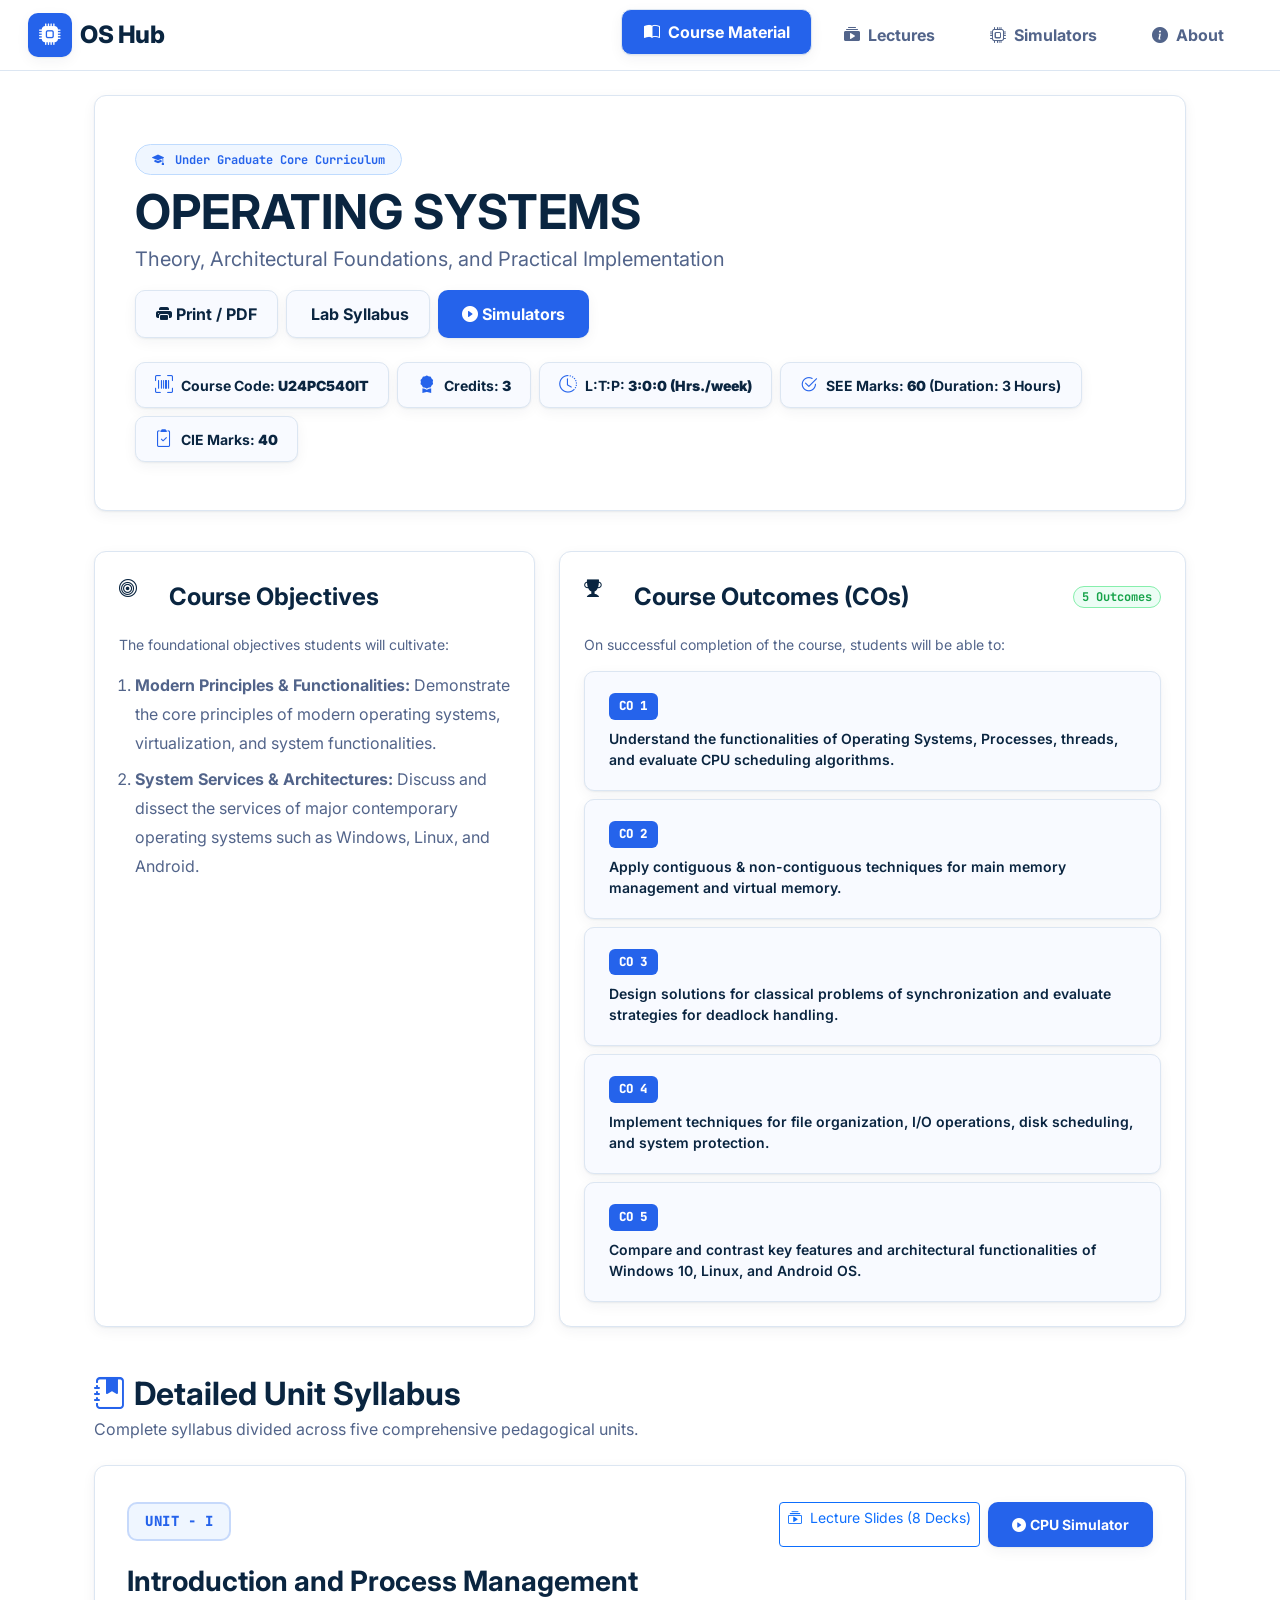
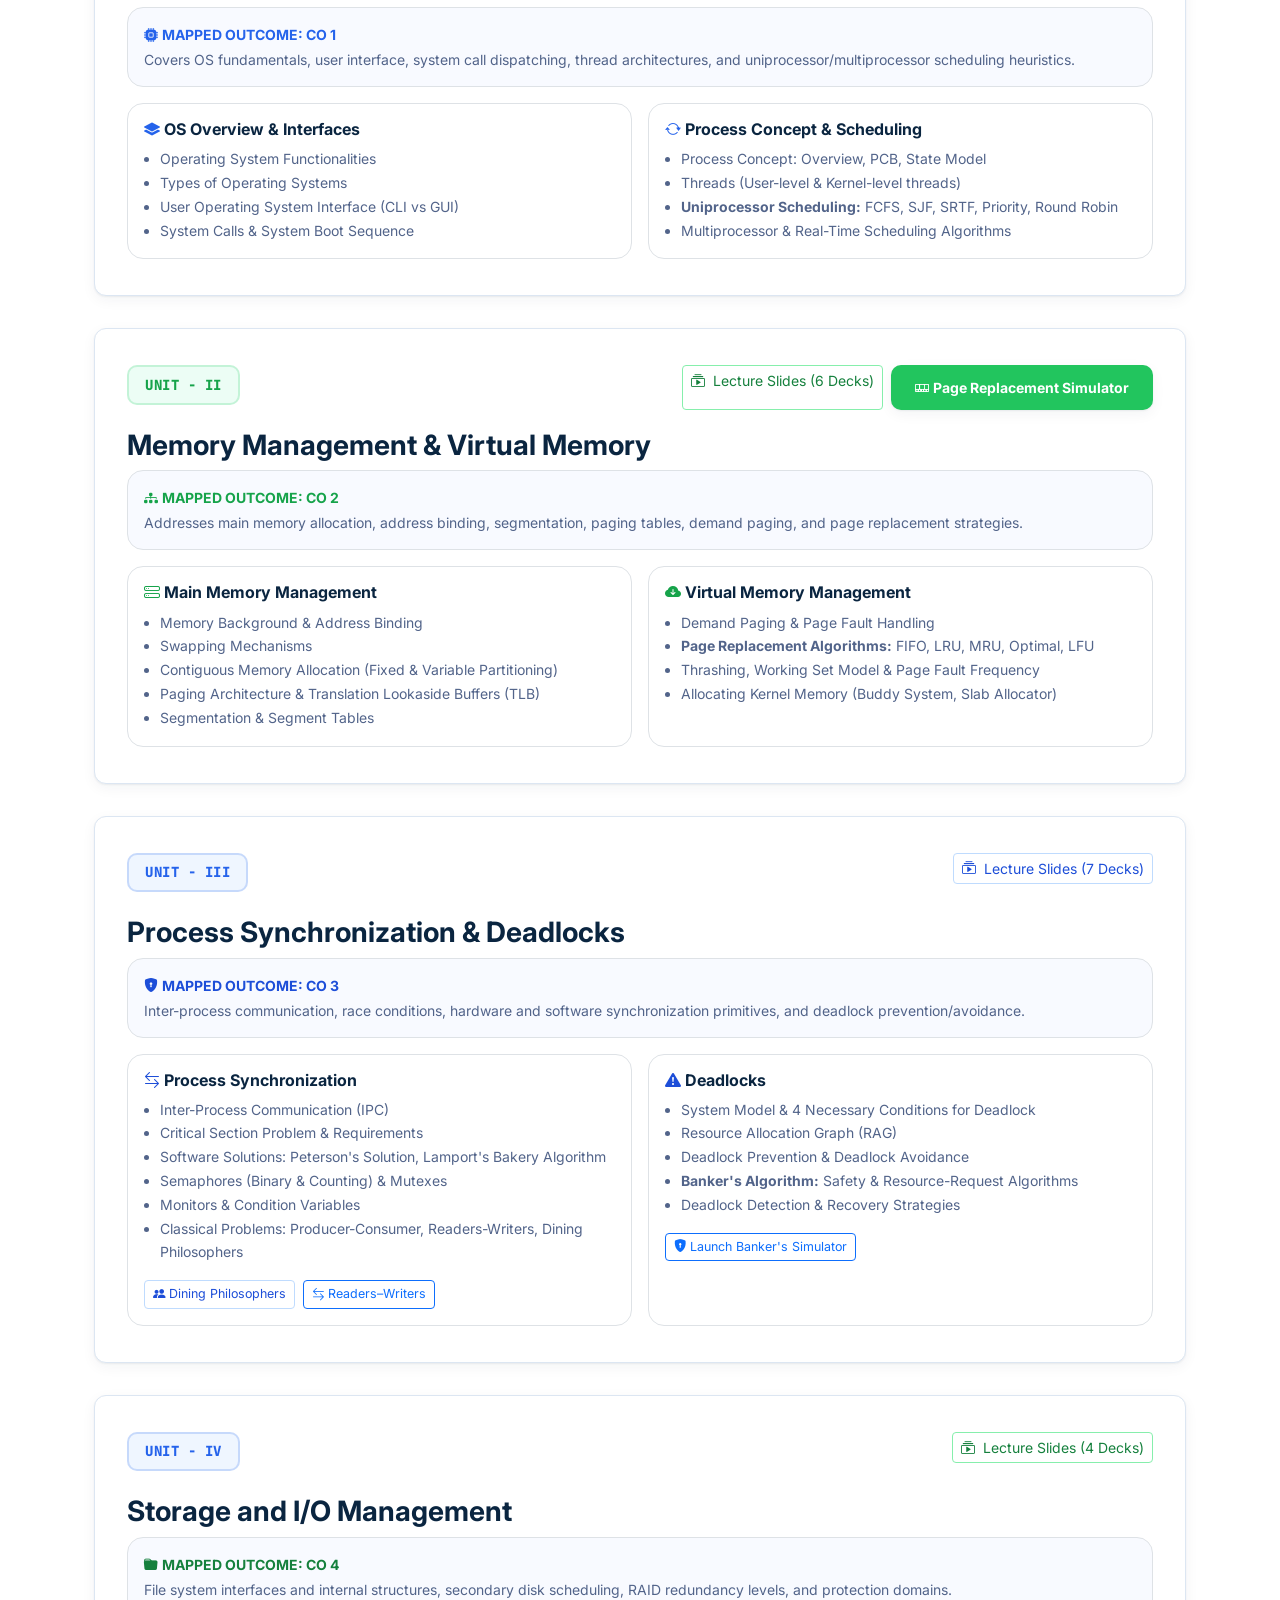
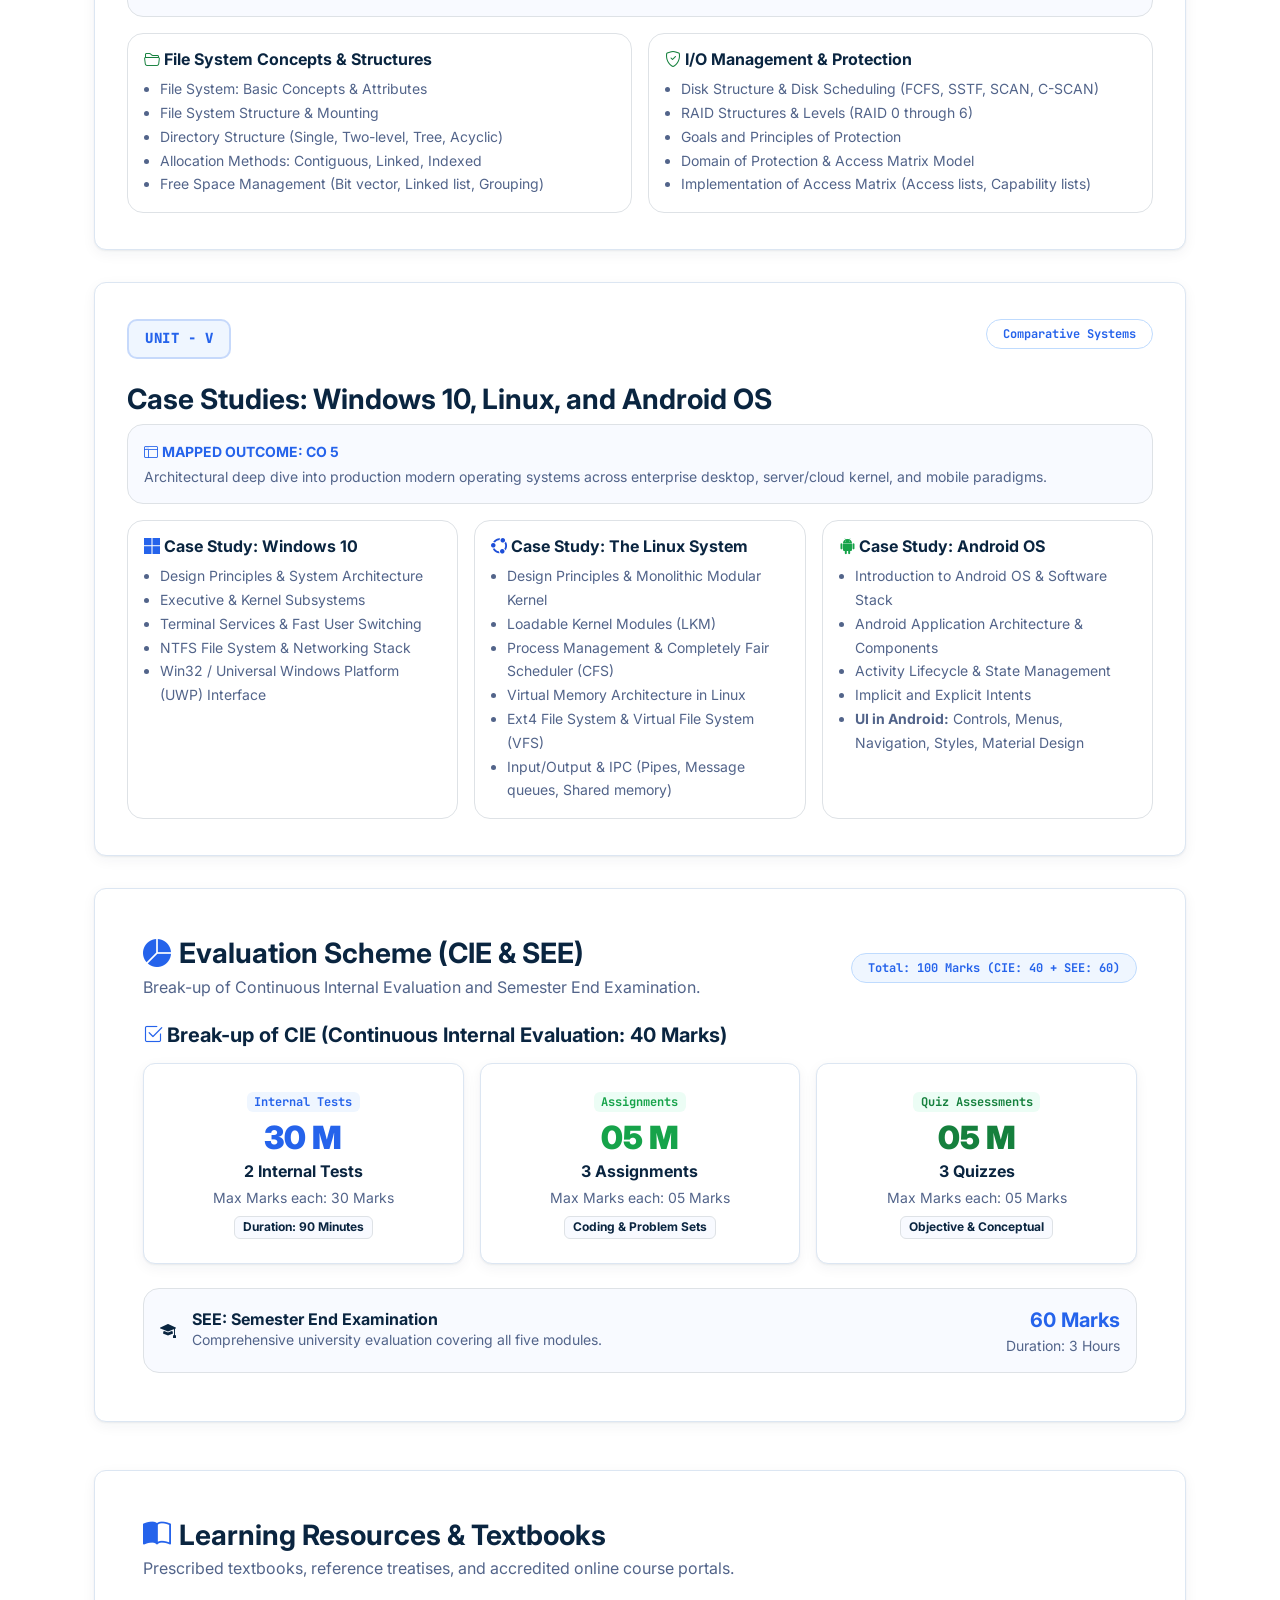
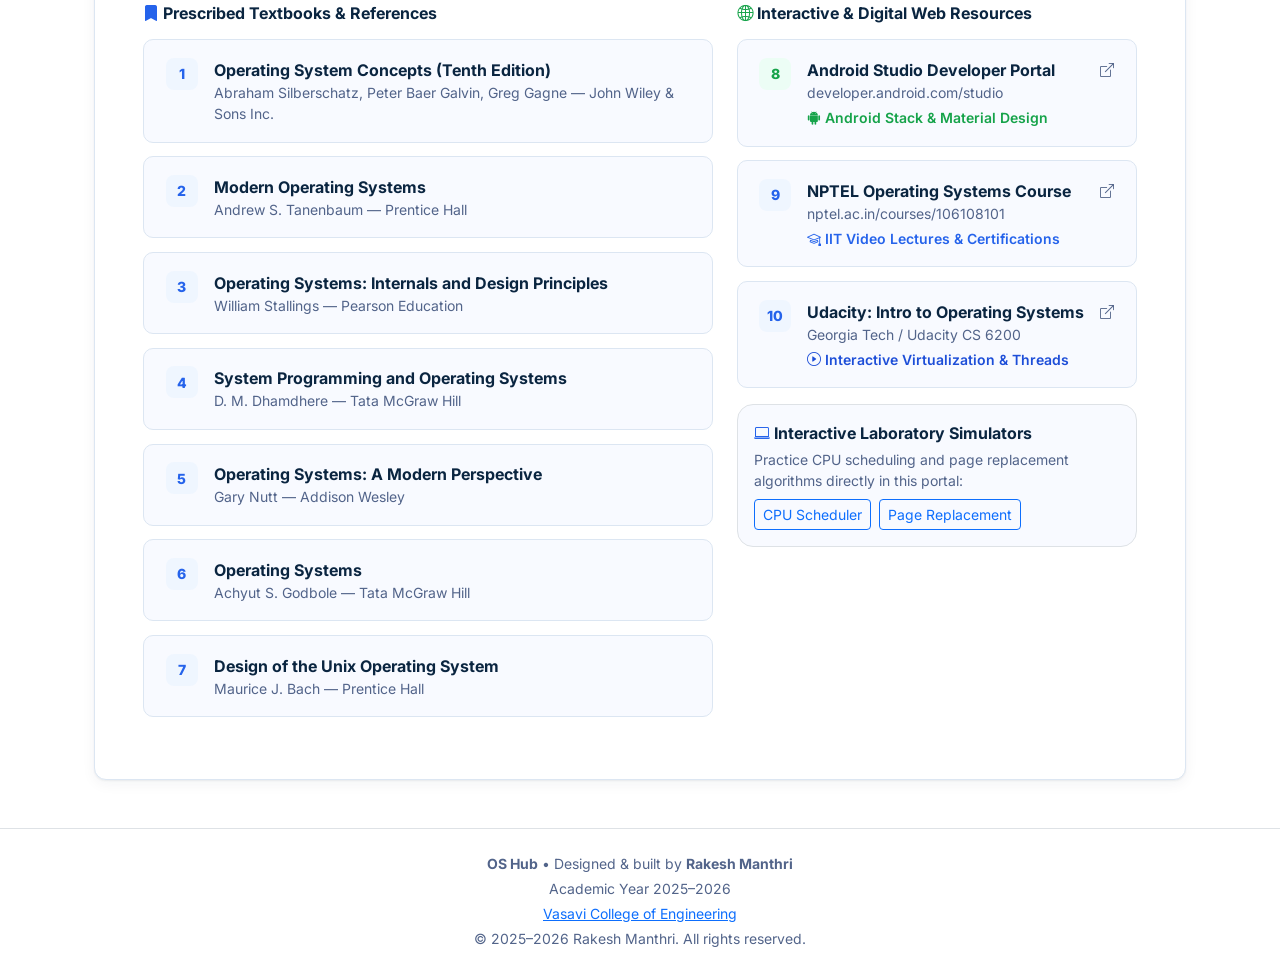
<file: syllabus.html>
<!DOCTYPE html>
<html lang="en">

<head>
    <meta charset="UTF-8">
    <meta name="viewport" content="width=device-width, initial-scale=1.0">
    <title>OS EduHub - Operating Systems Syllabus (U24PC540IT)</title>

    <!-- Bootstrap 5 CSS -->
    <link href="vendor/bootstrap/bootstrap.min.css" rel="stylesheet">
    <link rel="stylesheet" href="design.css">
    <!-- Bootstrap Icons -->
    <link href="vendor/bootstrap-icons/bootstrap-icons.min.css" rel="stylesheet">
    <!-- Google Fonts: Inter & JetBrains Mono -->
    <link rel="preconnect" href="https://fonts.googleapis.com">
    <link rel="preconnect" href="https://fonts.gstatic.com" crossorigin>
    <link href="https://fonts.googleapis.com/css2?family=Inter:wght@400;500;600;700;800&family=JetBrains+Mono:wght@400;500;600;700" rel="stylesheet">

    <style>
        :root {
            /* Claymorphism Matte Pastel Palette */
            --clay-bg: #FFFFFF;
            --clay-surface: #ffffff;
            --clay-surface-soft: #F8FAFF;

            --primary-blue: #2563EB;
            --primary-blue-light: #3B82F6;
            --primary-blue-soft: #EFF6FF;

            --accent-pink: #2563EB;
            --accent-pink-light: #3B82F6;
            --accent-pink-soft: #EFF6FF;

            --accent-green: #16A34A;
            --accent-green-light: #22C55E;
            --accent-green-soft: #ECFDF5;

            --accent-amber: #2563EB;
            --accent-purple: #2563EB;

            --text-main: #0A2540;
            --text-muted: #52648A;

            /* Canonical Clay Shadows */
            --clay-shadow-card: 0 1px 2px rgba(10, 37, 64, 0.06), 0 4px 14px rgba(10, 37, 64, 0.05);

            --clay-shadow-card-hover: 0 1px 2px rgba(10, 37, 64, 0.06), 0 4px 14px rgba(10, 37, 64, 0.05);

            --clay-shadow-btn: 0 1px 2px rgba(10, 37, 64, 0.06), 0 4px 14px rgba(10, 37, 64, 0.05);

            --clay-shadow-btn-hover: 0 1px 2px rgba(10, 37, 64, 0.06), 0 4px 14px rgba(10, 37, 64, 0.05);

            --clay-shadow-btn-pressed: 0 1px 2px rgba(10, 37, 64, 0.06), 0 4px 14px rgba(10, 37, 64, 0.05);

            --clay-shadow-sunken: 0 1px 2px rgba(10, 37, 64, 0.06), 0 4px 14px rgba(10, 37, 64, 0.05);
        }

        * {
            box-sizing: border-box;
        }

        body {
            font-family: var(--font-sans);
            color: var(--text-main);
            background-color: var(--clay-bg);
            background-image:
                none,
                none,
                none;
            background-attachment: fixed;
            min-height: 100vh;
            margin: 0;
            padding: 0;
            overflow-x: hidden;
        }

        /* Ambient Clay Orbs */






        /* Plush Clay Panels & Cards */
        .glass-panel {
            background: var(--clay-surface);
            border: 1px solid #DCE6F2;
            box-shadow: 0 1px 2px rgba(10, 37, 64, 0.06), 0 4px 14px rgba(10, 37, 64, 0.05);
            border-radius: 12px;
            transition: all 0.35s cubic-bezier(0.2, 0, 0, 1);
        }

        .glass-panel:hover {
            box-shadow: 0 2px 4px rgba(10, 37, 64, 0.08), 0 10px 24px rgba(10, 37, 64, 0.09);
        }

        .glass-nav {
            background: #ffffff;
            border-radius: 0;
            margin: 0;
            max-width: none;
            padding: 0.85rem 2rem;
            border: none;
            border-bottom: 1px solid #DCE6F2;
            box-shadow: none;
            position: sticky;
            top: 0;
            z-index: 1000;
        }

        .brand-icon {
            background: #2563EB;
            color: white;
            width: 44px;
            height: 44px;
            border-radius: 10px;
            display: inline-flex;
            align-items: center;
            justify-content: center;
            font-size: 1.35rem;
            box-shadow: 0 1px 2px rgba(10, 37, 64, 0.06), 0 4px 14px rgba(10, 37, 64, 0.05);
        }

                .brand-text {
            font-weight: 800;
            color: #0A2540;
            letter-spacing: -0.5px;
        }

        .glass-nav-toggler {
            background: #F8FAFF;
            border: 1px solid #DCE6F2;
            border-radius: 10px;
            padding: 0.45rem 0.75rem;
            color: #2563EB;
            display: inline-flex;
            align-items: center;
            justify-content: center;
            box-shadow: 0 1px 2px rgba(10, 37, 64, 0.06), 0 4px 14px rgba(10, 37, 64, 0.05);
            transition: all 0.2s cubic-bezier(0.2, 0, 0, 1);
        }

        .glass-nav-toggler:hover, .glass-nav-toggler:focus {
            transform: translateY(-2px);
            background: #ffffff;
            color: #1D4ED8;
            box-shadow: 0 1px 2px rgba(10, 37, 64, 0.06), 0 4px 14px rgba(10, 37, 64, 0.05);
            outline: none;
        }

        .nav-pills .nav-link {
            color: var(--text-muted);
            font-weight: 700;
            border-radius: 10px;
            padding: 0.6rem 1.35rem;
            transition: all 0.25s cubic-bezier(0.2, 0, 0, 1);
            margin: 0 0.25rem;
            border: 2px solid transparent;
            background: transparent;
        }

        .nav-pills .nav-link:hover {
            color: #2563EB;
            background: #F8FAFF;
            box-shadow: 0 1px 2px rgba(10, 37, 64, 0.06), 0 4px 14px rgba(10, 37, 64, 0.05);
            transform: translateY(-2px);
        }

        .nav-pills .nav-link.active {
            background: #2563EB;
            color: white;
            border: 1px solid #DCE6F2;
            box-shadow: 0 1px 2px rgba(10, 37, 64, 0.06), 0 4px 14px rgba(10, 37, 64, 0.05);
            transform: translateY(-2px);
        }

        /* Tactile Clay Buttons */
        .btn-glass-primary {
            background: #2563EB;
            color: white;
            border: none;
            border-radius: 10px;
            font-weight: 700;
            padding: 0.75rem 1.5rem;
            box-shadow: 0 1px 2px rgba(10, 37, 64, 0.06), 0 4px 14px rgba(10, 37, 64, 0.05);
            transition: all 0.25s cubic-bezier(0.2, 0, 0, 1);
            display: inline-flex;
            align-items: center;
            justify-content: center;
            text-decoration: none;
        }

        .btn-glass-primary:hover {
            background: #1D4ED8;
            color: white;
            transform: translateY(-2px);
            box-shadow: 0 1px 2px rgba(10, 37, 64, 0.06), 0 4px 14px rgba(10, 37, 64, 0.05);
        }

        .btn-glass-outline {
            background: #F8FAFF;
            border: 1px solid #DCE6F2;
            color: var(--text-main);
            border-radius: 10px;
            font-weight: 700;
            padding: 0.65rem 1.25rem;
            box-shadow: 0 1px 2px rgba(10, 37, 64, 0.06), 0 4px 14px rgba(10, 37, 64, 0.05);
            transition: all 0.25s cubic-bezier(0.2, 0, 0, 1);
            display: inline-flex;
            align-items: center;
            text-decoration: none;
        }

        .btn-glass-outline:hover {
            background: #ffffff;
            color: var(--primary-blue);
            transform: translateY(-2px);
            box-shadow: 0 1px 2px rgba(10, 37, 64, 0.06), 0 4px 14px rgba(10, 37, 64, 0.05);
        }

        /* Hero Card Header */
        .hero-banner {
            background: var(--clay-surface);
            border-radius: 12px;
            border: 1px solid #DCE6F2;
            box-shadow: 0 1px 2px rgba(10, 37, 64, 0.06), 0 4px 14px rgba(10, 37, 64, 0.05);
            padding: 3rem 2.5rem;
            margin-bottom: 2.5rem;
            position: relative;
            overflow: hidden;
        }

        .hero-banner::after {
            content: '';
            position: absolute;
            top: -50px;
            right: -50px;
            width: 200px;
            height: 200px;
            border-radius: 50%;
            background: none;
            pointer-events: none;
        }

        .meta-pill {
            background: var(--clay-surface-soft);
            border: 1px solid #DCE6F2;
            padding: 0.55rem 1.2rem;
            border-radius: 10px;
            font-size: 0.875rem;
            font-weight: 700;
            display: inline-flex;
            align-items: center;
            gap: 0.5rem;
            box-shadow: 0 1px 2px rgba(10, 37, 64, 0.06), 0 4px 14px rgba(10, 37, 64, 0.05);
            color: var(--text-main);
        }

        .meta-pill i {
            color: var(--primary-blue);
            font-size: 1.1rem;
        }

        /* Unit Cards */
        .unit-card {
            background: var(--clay-surface);
            border-radius: 12px;
            border: 1px solid #DCE6F2;
            box-shadow: 0 1px 2px rgba(10, 37, 64, 0.06), 0 4px 14px rgba(10, 37, 64, 0.05);
            padding: 2.25rem 2rem;
            margin-bottom: 2rem;
            transition: all 0.35s cubic-bezier(0.2, 0, 0, 1);
            position: relative;
        }

        .unit-card:hover {
            transform: translateY(-6px);
            box-shadow: 0 2px 4px rgba(10, 37, 64, 0.08), 0 10px 24px rgba(10, 37, 64, 0.09);
        }

        .unit-badge {
            font-family: var(--font-mono);
            font-weight: 800;
            font-size: 0.875rem;
            padding: 0.45rem 1rem;
            border-radius: 10px;
            letter-spacing: 0.5px;
            display: inline-block;
            margin-bottom: 1rem;
        }

        .unit-badge-1 { background: var(--primary-blue-soft); color: var(--primary-blue); border: 2px solid rgba(37, 99, 235, 0.2); }
        .unit-badge-2 { background: var(--accent-green-soft); color: var(--accent-green); border: 2px solid rgba(34, 197, 94, 0.2); }
        .unit-badge-3 { background: var(--accent-pink-soft); color: var(--accent-pink); border: 2px solid rgba(37, 99, 235, 0.2); }
        .unit-badge-4 { background: #EFF6FF; color: var(--accent-amber); border: 2px solid rgba(37, 99, 235, 0.2); }
        .unit-badge-5 { background: #EFF6FF; color: var(--accent-purple); border: 2px solid rgba(37, 99, 235, 0.2); }

        .co-card {
            background: var(--clay-surface-soft);
            border-radius: 10px;
            border: 1px solid #DCE6F2;
            padding: 1.25rem 1.5rem;
            height: 100%;
            box-shadow: 0 1px 2px rgba(10, 37, 64, 0.06), 0 4px 14px rgba(10, 37, 64, 0.05);
            transition: transform 0.25s ease;
        }

        .co-card:hover {
            transform: translateY(-3px);
        }

        .co-badge {
            background: var(--primary-blue);
            color: white;
            font-weight: 800;
            font-size: 0.78rem;
            padding: 0.25rem 0.65rem;
            border-radius: 6px;
            display: inline-block;
            margin-bottom: 0.5rem;
            font-family: var(--font-mono);
        }

        /* CIE Score Boxes */
        .cie-metric-box {
            background: var(--clay-surface);
            border: 1px solid #DCE6F2;
            border-radius: 12px;
            padding: 1.5rem 1.25rem;
            text-align: center;
            box-shadow: 0 1px 2px rgba(10, 37, 64, 0.06), 0 4px 14px rgba(10, 37, 64, 0.05);
            height: 100%;
            transition: transform 0.2s ease;
        }

        .cie-metric-box:hover {
            transform: translateY(-4px);
        }

        .cie-val {
            font-size: 2rem;
            font-weight: 900;
            color: var(--primary-blue);
            line-height: 1.1;
            margin-bottom: 0.25rem;
        }

        /* Book Link Items */
        .resource-item {
            background: var(--clay-surface-soft);
            border: 1px solid #DCE6F2;
            border-radius: 10px;
            padding: 1.1rem 1.35rem;
            margin-bottom: 0.85rem;
            display: flex;
            align-items: flex-start;
            gap: 1rem;
            transition: all 0.2s ease;
            text-decoration: none;
            color: var(--text-main);
        }

        .resource-item:hover {
            background: #ffffff;
            transform: translateX(4px);
            box-shadow: 0 1px 2px rgba(10, 37, 64, 0.06), 0 4px 14px rgba(10, 37, 64, 0.05);
            color: var(--primary-blue);
        }

        .resource-num {
            width: 32px;
            height: 32px;
            border-radius: 8px;
            background: var(--primary-blue-soft);
            color: var(--primary-blue);
            display: flex;
            align-items: center;
            justify-content: center;
            font-weight: 800;
            font-size: 0.875rem;
            flex-shrink: 0;
        }

        /* Mobile Responsive */
        @media (max-width: 991.98px) {
            .glass-nav {
                margin: 0;
                padding: 0.55rem 1rem;
                border-radius: 0;
                border: none;
                border-bottom: 1px solid #DCE6F2;
                box-shadow: none;
            }

            .navbar-collapse {
                background: #ffffff;
                border: 2px solid rgba(37, 99, 235, 0.12);
                border-radius: 10px;
                padding: 0.85rem;
                margin-top: 0.75rem;
                box-shadow: 0 1px 2px rgba(10, 37, 64, 0.06), 0 4px 14px rgba(10, 37, 64, 0.05);
            }

            .nav-pills {
                display: flex;
                flex-direction: column;
                gap: 0.35rem;
                width: 100%;
            }

            .nav-pills .nav-link {
                width: 100%;
                text-align: left;
                padding: 0.7rem 1rem;
                border-radius: 10px;
                display: flex;
                align-items: center;
                font-size: 0.93rem;
                margin: 0;
                background: #F8FAFF;
                box-shadow: 0 1px 2px rgba(10, 37, 64, 0.06), 0 4px 14px rgba(10, 37, 64, 0.05);
                color: #3E4F6E;
                border: 2px solid transparent;
                transform: none !important;
            }

            .hero-banner {
                padding: 2rem 1.5rem;
                border-radius: 12px;
            }

            .nav-pills .nav-item:last-child a.btn {
                width: 100%;
                justify-content: center;
                border-radius: 10px;
                padding: 0.7rem 1rem;
                margin-top: 0.25rem;
            }
        }

        @media (max-width: 575.98px) {
            .glass-nav {
                margin: 0;
                padding: 0.55rem 1rem;
                border-radius: 0;
                border: none;
                border-bottom: 1px solid #DCE6F2;
                box-shadow: none;
            }

            .brand-text {
                font-size: 1.1rem;
            }

            .brand-icon {
                width: 38px;
                height: 38px;
                font-size: 1.15rem;
                border-radius: 8px;
            }
        }

        @media print {
            .glass-nav, .btn, .no-print {
                display: none !important;
            }
            body {
                background: #fff;
                color: #0A2540;
            }
            .unit-card, .hero-banner {
                box-shadow: 0 1px 2px rgba(10, 37, 64, 0.06), 0 4px 14px rgba(10, 37, 64, 0.05);
                border: 1px solid #C7D6EE;
            }
        }
    </style>
</head>

<body>
    <!-- Ambient Animated Light Orbs -->
    <!-- Navigation Bar -->
    <nav class="navbar navbar-expand-lg glass-nav sticky-top py-2 px-3 mb-4">
        <div class="container-fluid max-w-7xl">
            <a class="navbar-brand d-flex align-items-center gap-2" href="index.html">
                <div class="brand-icon">
                    <i class="bi bi-cpu-fill"></i>
                </div>
                <div>
                    <span class="brand-text fs-4">OS Hub</span>
                </div>
            </a>

            <button class="navbar-toggler glass-nav-toggler border-0 shadow-none" type="button" data-bs-toggle="collapse"
                data-bs-target="#navbarContent" aria-controls="navbarContent" aria-expanded="false" aria-label="Toggle navigation">
                <i class="bi bi-list fs-2 text-primary"></i>
            </button>

            <div class="collapse navbar-collapse" id="navbarContent">
                <ul class="nav nav-pills ms-auto my-2 my-lg-0" id="mainNav">
                    <li class="nav-item">
                        <a href="syllabus.html" class="nav-link active">
                            <i class="bi bi-book-half me-1"></i> Course Material
                        </a>
                    </li>
                    <li class="nav-item">
                        <a href="lectures.html" class="nav-link">
                            <i class="bi bi-collection-play-fill me-1"></i> Lectures
                        </a>
                    </li>
                    <li class="nav-item">
                        <a href="index.html#simulators" class="nav-link">
                            <i class="bi bi-cpu me-1"></i> Simulators
                        </a>
                    </li>
                    <li class="nav-item">
                        <button class="nav-link" data-bs-toggle="modal" data-bs-target="#aboutModal">
                            <i class="bi bi-info-circle-fill me-1"></i> About
                        </button>
                    </li>
                </ul>
            </div>
        </div>
    </nav>

    <!-- Main Container -->
    <main class="container px-3 px-md-4 max-w-7xl pb-5 position-relative" style="z-index: 1;">

        <!-- ============================================== -->
        <!-- COURSE HERO HEADER & METADATA                  -->
        <!-- ============================================== -->
        <section class="hero-banner">
            <div class="d-flex flex-wrap justify-content-between align-items-start gap-3 mb-3">
                <div>
                    <span class="badge bg-primary-subtle text-primary border border-primary-subtle px-3 py-2 rounded-pill font-monospace fw-bold mb-2">
                        <i class="bi bi-mortarboard-fill me-1"></i> Under Graduate Core Curriculum
                    </span>
                    <h1 class="display-5 fw-bold text-dark mb-1">OPERATING SYSTEMS</h1>
                    <p class="text-muted fs-5 mb-0">Theory, Architectural Foundations, and Practical Implementation</p>
                </div>

                <div class="d-flex gap-2 flex-wrap">
                    <button class="btn btn-glass-outline no-print" onclick="window.print()">
                        <i class="bi bi-printer-fill me-1"></i> Print / PDF
                    </button>
                    <a href="lab_syllabus.html" class="btn btn-glass-outline no-print">
                        <i class="bi bi-flask-fill me-1"></i> Lab Syllabus
                    </a>
                    <a href="cpu_schedule.html" class="btn btn-glass-primary no-print">
                        <i class="bi bi-play-circle-fill me-1"></i> Simulators
                    </a>
                </div>
            </div>

            <!-- Course Metadata Badges -->
            <div class="d-flex flex-wrap gap-2 pt-2">
                <div class="meta-pill">
                    <i class="bi bi-upc-scan"></i>
                    <span>Course Code: <strong>U24PC540IT</strong></span>
                </div>
                <div class="meta-pill">
                    <i class="bi bi-award-fill"></i>
                    <span>Credits: <strong>3</strong></span>
                </div>
                <div class="meta-pill">
                    <i class="bi bi-clock-history"></i>
                    <span>L:T:P: <strong>3:0:0 (Hrs./week)</strong></span>
                </div>
                <div class="meta-pill">
                    <i class="bi bi-check2-circle"></i>
                    <span>SEE Marks: <strong>60</strong> (Duration: 3 Hours)</span>
                </div>
                <div class="meta-pill">
                    <i class="bi bi-clipboard2-check"></i>
                    <span>CIE Marks: <strong>40</strong></span>
                </div>
            </div>
        </section>

        <!-- ============================================== -->
        <!-- OBJECTIVES & OUTCOMES                          -->
        <!-- ============================================== -->
        <div class="row g-4 mb-5">
            <!-- Course Objectives -->
            <div class="col-12 col-lg-5">
                <div class="glass-panel p-4 h-100">
                    <div class="d-flex align-items-center gap-2 mb-3">
                        <div class="course-card-icon icon-blue mb-0" style="width: 42px; height: 42px; font-size: 1.1rem;">
                            <i class="bi bi-bullseye"></i>
                        </div>
                        <h4 class="fw-bold text-dark mb-0">Course Objectives</h4>
                    </div>
                    <p class="text-muted small">The foundational objectives students will cultivate:</p>
                    <ol class="text-muted ps-3 mb-0" style="line-height: 1.8;">
                        <li class="mb-2"><strong>Modern Principles & Functionalities:</strong> Demonstrate the core principles of modern operating systems, virtualization, and system functionalities.</li>
                        <li><strong>System Services & Architectures:</strong> Discuss and dissect the services of major contemporary operating systems such as Windows, Linux, and Android.</li>
                    </ol>
                </div>
            </div>

            <!-- Course Outcomes (COs) -->
            <div class="col-12 col-lg-7">
                <div class="glass-panel p-4 h-100">
                    <div class="d-flex align-items-center justify-content-between mb-3">
                        <div class="d-flex align-items-center gap-2">
                            <div class="course-card-icon icon-green mb-0" style="width: 42px; height: 42px; font-size: 1.1rem;">
                                <i class="bi bi-trophy-fill"></i>
                            </div>
                            <h4 class="fw-bold text-dark mb-0">Course Outcomes (COs)</h4>
                        </div>
                        <span class="badge bg-success-subtle text-success border border-success-subtle rounded-pill font-monospace small">5 Outcomes</span>
                    </div>
                    <p class="text-muted small mb-3">On successful completion of the course, students will be able to:</p>
                    
                    <div class="row g-2">
                        <div class="col-12">
                            <div class="co-card">
                                <span class="co-badge">CO 1</span>
                                <div class="text-dark small fw-semibold">Understand the functionalities of Operating Systems, Processes, threads, and evaluate CPU scheduling algorithms.</div>
                            </div>
                        </div>
                        <div class="col-12">
                            <div class="co-card">
                                <span class="co-badge">CO 2</span>
                                <div class="text-dark small fw-semibold">Apply contiguous & non-contiguous techniques for main memory management and virtual memory.</div>
                            </div>
                        </div>
                        <div class="col-12">
                            <div class="co-card">
                                <span class="co-badge">CO 3</span>
                                <div class="text-dark small fw-semibold">Design solutions for classical problems of synchronization and evaluate strategies for deadlock handling.</div>
                            </div>
                        </div>
                        <div class="col-12">
                            <div class="co-card">
                                <span class="co-badge">CO 4</span>
                                <div class="text-dark small fw-semibold">Implement techniques for file organization, I/O operations, disk scheduling, and system protection.</div>
                            </div>
                        </div>
                        <div class="col-12">
                            <div class="co-card">
                                <span class="co-badge">CO 5</span>
                                <div class="text-dark small fw-semibold">Compare and contrast key features and architectural functionalities of Windows 10, Linux, and Android OS.</div>
                            </div>
                        </div>
                    </div>
                </div>
            </div>
        </div>

        <!-- ============================================== -->
        <!-- UNIT-BY-UNIT SYLLABUS BREAKDOWN                -->
        <!-- ============================================== -->
        <div class="d-flex align-items-center justify-content-between mb-4">
            <div>
                <h2 class="fw-bold text-dark mb-1"><i class="bi bi-journal-bookmark-fill text-primary me-2"></i>Detailed Unit Syllabus</h2>
                <p class="text-muted mb-0">Complete syllabus divided across five comprehensive pedagogical units.</p>
            </div>
        </div>

        <!-- UNIT I -->
        <section class="unit-card" id="unit-1">
            <div class="d-flex flex-wrap justify-content-between align-items-start gap-2 mb-2">
                <span class="unit-badge unit-badge-1">UNIT - I</span>
                <div class="d-flex flex-wrap gap-2">
                    <a href="lectures.html?unit=1" class="btn btn-sm btn-outline-primary">
                        <i class="bi bi-collection-play me-1"></i> Lecture Slides (8 Decks)
                    </a>
                    <a href="cpu_schedule.html" class="btn btn-sm btn-glass-primary">
                        <i class="bi bi-play-circle-fill me-1"></i> CPU Simulator
                    </a>
                </div>
            </div>
            <h3 class="fw-bold text-dark mb-2">Introduction and Process Management</h3>
            <div class="p-3 bg-light rounded-4 border mb-3">
                <div class="text-primary fw-bold small text-uppercase mb-1"><i class="bi bi-cpu-fill me-1"></i>Mapped Outcome: CO 1</div>
                <div class="text-muted small">Covers OS fundamentals, user interface, system call dispatching, thread architectures, and uniprocessor/multiprocessor scheduling heuristics.</div>
            </div>
            <div class="row g-3">
                <div class="col-12 col-md-6">
                    <div class="h-100 p-3 rounded-4 bg-white border">
                        <h6 class="fw-bold text-dark"><i class="bi bi-layers-fill text-primary me-1"></i>OS Overview & Interfaces</h6>
                        <ul class="text-muted small mb-0 ps-3" style="line-height: 1.7;">
                            <li>Operating System Functionalities</li>
                            <li>Types of Operating Systems</li>
                            <li>User Operating System Interface (CLI vs GUI)</li>
                            <li>System Calls & System Boot Sequence</li>
                        </ul>
                    </div>
                </div>
                <div class="col-12 col-md-6">
                    <div class="h-100 p-3 rounded-4 bg-white border">
                        <h6 class="fw-bold text-dark"><i class="bi bi-arrow-repeat text-primary me-1"></i>Process Concept & Scheduling</h6>
                        <ul class="text-muted small mb-0 ps-3" style="line-height: 1.7;">
                            <li>Process Concept: Overview, PCB, State Model</li>
                            <li>Threads (User-level & Kernel-level threads)</li>
                            <li><strong>Uniprocessor Scheduling:</strong> FCFS, SJF, SRTF, Priority, Round Robin</li>
                            <li>Multiprocessor & Real-Time Scheduling Algorithms</li>
                        </ul>
                    </div>
                </div>
            </div>
        </section>

        <!-- UNIT II -->
        <section class="unit-card" id="unit-2">
            <div class="d-flex flex-wrap justify-content-between align-items-start gap-2 mb-2">
                <span class="unit-badge unit-badge-2">UNIT - II</span>
                <div class="d-flex flex-wrap gap-2">
                    <a href="lectures.html?unit=2" class="btn btn-sm btn-outline-success">
                        <i class="bi bi-collection-play me-1"></i> Lecture Slides (6 Decks)
                    </a>
                    <a href="page_replacement.html" class="btn btn-sm btn-glass-primary" style="background: #22C55E;">
                        <i class="bi bi-memory me-1"></i> Page Replacement Simulator
                    </a>
                </div>
            </div>
            <h3 class="fw-bold text-dark mb-2">Memory Management & Virtual Memory</h3>
            <div class="p-3 bg-light rounded-4 border mb-3">
                <div class="text-success fw-bold small text-uppercase mb-1"><i class="bi bi-diagram-3-fill me-1"></i>Mapped Outcome: CO 2</div>
                <div class="text-muted small">Addresses main memory allocation, address binding, segmentation, paging tables, demand paging, and page replacement strategies.</div>
            </div>
            <div class="row g-3">
                <div class="col-12 col-md-6">
                    <div class="h-100 p-3 rounded-4 bg-white border">
                        <h6 class="fw-bold text-dark"><i class="bi bi-hdd-stack text-success me-1"></i>Main Memory Management</h6>
                        <ul class="text-muted small mb-0 ps-3" style="line-height: 1.7;">
                            <li>Memory Background & Address Binding</li>
                            <li>Swapping Mechanisms</li>
                            <li>Contiguous Memory Allocation (Fixed & Variable Partitioning)</li>
                            <li>Paging Architecture & Translation Lookaside Buffers (TLB)</li>
                            <li>Segmentation & Segment Tables</li>
                        </ul>
                    </div>
                </div>
                <div class="col-12 col-md-6">
                    <div class="h-100 p-3 rounded-4 bg-white border">
                        <h6 class="fw-bold text-dark"><i class="bi bi-cloud-arrow-down-fill text-success me-1"></i>Virtual Memory Management</h6>
                        <ul class="text-muted small mb-0 ps-3" style="line-height: 1.7;">
                            <li>Demand Paging & Page Fault Handling</li>
                            <li><strong>Page Replacement Algorithms:</strong> FIFO, LRU, MRU, Optimal, LFU</li>
                            <li>Thrashing, Working Set Model & Page Fault Frequency</li>
                            <li>Allocating Kernel Memory (Buddy System, Slab Allocator)</li>
                        </ul>
                    </div>
                </div>
            </div>
        </section>

        <!-- UNIT III -->
        <section class="unit-card" id="unit-3">
            <div class="d-flex flex-wrap justify-content-between align-items-start gap-2 mb-2">
                <span class="unit-badge unit-badge-3">UNIT - III</span>
                <a href="lectures.html?unit=3" class="btn btn-sm btn-outline-danger">
                    <i class="bi bi-collection-play me-1"></i> Lecture Slides (7 Decks)
                </a>
            </div>
            <h3 class="fw-bold text-dark mb-2">Process Synchronization & Deadlocks</h3>
            <div class="p-3 bg-light rounded-4 border mb-3">
                <div class="text-danger fw-bold small text-uppercase mb-1"><i class="bi bi-shield-lock-fill me-1"></i>Mapped Outcome: CO 3</div>
                <div class="text-muted small">Inter-process communication, race conditions, hardware and software synchronization primitives, and deadlock prevention/avoidance.</div>
            </div>
            <div class="row g-3">
                <div class="col-12 col-md-6">
                    <div class="h-100 p-3 rounded-4 bg-white border">
                        <h6 class="fw-bold text-dark"><i class="bi bi-arrow-left-right text-danger me-1"></i>Process Synchronization</h6>
                        <ul class="text-muted small mb-0 ps-3" style="line-height: 1.7;">
                            <li>Inter-Process Communication (IPC)</li>
                            <li>Critical Section Problem & Requirements</li>
                            <li>Software Solutions: Peterson's Solution, Lamport's Bakery Algorithm</li>
                            <li>Semaphores (Binary & Counting) & Mutexes</li>
                            <li>Monitors & Condition Variables</li>
                            <li>Classical Problems: Producer-Consumer, Readers-Writers, Dining Philosophers</li>
                        </ul>
                        <div class="d-flex flex-wrap gap-2 mt-3">
                            <a href="dining_philosophers.html" class="btn btn-sm btn-outline-danger py-1 px-2" style="font-size: 0.78rem;">
                                <i class="bi bi-people-fill me-1"></i>Dining Philosophers
                            </a>
                            <a href="readers_writers.html" class="btn btn-sm btn-outline-primary py-1 px-2" style="font-size: 0.78rem;">
                                <i class="bi bi-arrow-left-right me-1"></i>Readers–Writers
                            </a>
                        </div>
                    </div>
                </div>
                <div class="col-12 col-md-6">
                    <div class="h-100 p-3 rounded-4 bg-white border">
                        <h6 class="fw-bold text-dark"><i class="bi bi-exclamation-triangle-fill text-danger me-1"></i>Deadlocks</h6>
                        <ul class="text-muted small mb-0 ps-3" style="line-height: 1.7;">
                            <li>System Model & 4 Necessary Conditions for Deadlock</li>
                            <li>Resource Allocation Graph (RAG)</li>
                            <li>Deadlock Prevention & Deadlock Avoidance</li>
                            <li><strong>Banker's Algorithm:</strong> Safety & Resource-Request Algorithms</li>
                            <li>Deadlock Detection & Recovery Strategies</li>
                        </ul>
                        <a href="bankers_algorithm.html" class="btn btn-sm btn-outline-primary py-1 px-2 mt-3" style="font-size: 0.78rem;">
                            <i class="bi bi-shield-lock-fill me-1"></i>Launch Banker's Simulator
                        </a>
                    </div>
                </div>
            </div>
        </section>

        <!-- UNIT IV -->
        <section class="unit-card" id="unit-4">
            <div class="d-flex flex-wrap justify-content-between align-items-start gap-2 mb-2">
                <span class="unit-badge unit-badge-4">UNIT - IV</span>
                <a href="lectures.html?unit=4" class="btn btn-sm btn-outline-warning">
                    <i class="bi bi-collection-play me-1"></i> Lecture Slides (4 Decks)
                </a>
            </div>
            <h3 class="fw-bold text-dark mb-2">Storage and I/O Management</h3>
            <div class="p-3 bg-light rounded-4 border mb-3">
                <div class="text-warning fw-bold small text-uppercase mb-1"><i class="bi bi-folder-fill me-1"></i>Mapped Outcome: CO 4</div>
                <div class="text-muted small">File system interfaces and internal structures, secondary disk scheduling, RAID redundancy levels, and protection domains.</div>
            </div>
            <div class="row g-3">
                <div class="col-12 col-md-6">
                    <div class="h-100 p-3 rounded-4 bg-white border">
                        <h6 class="fw-bold text-dark"><i class="bi bi-folder2-open text-warning me-1"></i>File System Concepts & Structures</h6>
                        <ul class="text-muted small mb-0 ps-3" style="line-height: 1.7;">
                            <li>File System: Basic Concepts & Attributes</li>
                            <li>File System Structure & Mounting</li>
                            <li>Directory Structure (Single, Two-level, Tree, Acyclic)</li>
                            <li>Allocation Methods: Contiguous, Linked, Indexed</li>
                            <li>Free Space Management (Bit vector, Linked list, Grouping)</li>
                        </ul>
                    </div>
                </div>
                <div class="col-12 col-md-6">
                    <div class="h-100 p-3 rounded-4 bg-white border">
                        <h6 class="fw-bold text-dark"><i class="bi bi-shield-check text-warning me-1"></i>I/O Management & Protection</h6>
                        <ul class="text-muted small mb-0 ps-3" style="line-height: 1.7;">
                            <li>Disk Structure & Disk Scheduling (FCFS, SSTF, SCAN, C-SCAN)</li>
                            <li>RAID Structures & Levels (RAID 0 through 6)</li>
                            <li>Goals and Principles of Protection</li>
                            <li>Domain of Protection & Access Matrix Model</li>
                            <li>Implementation of Access Matrix (Access lists, Capability lists)</li>
                        </ul>
                    </div>
                </div>
            </div>
        </section>

        <!-- UNIT V -->
        <section class="unit-card" id="unit-5">
            <div class="d-flex flex-wrap justify-content-between align-items-start gap-2 mb-2">
                <span class="unit-badge unit-badge-5">UNIT - V</span>
                <span class="badge bg-purple-subtle text-primary border border-primary-subtle px-3 py-2 rounded-pill font-monospace small">Comparative Systems</span>
            </div>
            <h3 class="fw-bold text-dark mb-2">Case Studies: Windows 10, Linux, and Android OS</h3>
            <div class="p-3 bg-light rounded-4 border mb-3">
                <div class="fw-bold small text-uppercase mb-1" style="color: var(--accent-purple);"><i class="bi bi-window-sidebar me-1"></i>Mapped Outcome: CO 5</div>
                <div class="text-muted small">Architectural deep dive into production modern operating systems across enterprise desktop, server/cloud kernel, and mobile paradigms.</div>
            </div>
            <div class="row g-3">
                <div class="col-12 col-md-4">
                    <div class="h-100 p-3 rounded-4 bg-white border">
                        <h6 class="fw-bold text-dark"><i class="bi bi-microsoft text-primary me-1"></i>Case Study: Windows 10</h6>
                        <ul class="text-muted small mb-0 ps-3" style="line-height: 1.7;">
                            <li>Design Principles & System Architecture</li>
                            <li>Executive & Kernel Subsystems</li>
                            <li>Terminal Services & Fast User Switching</li>
                            <li>NTFS File System & Networking Stack</li>
                            <li>Win32 / Universal Windows Platform (UWP) Interface</li>
                        </ul>
                    </div>
                </div>
                <div class="col-12 col-md-4">
                    <div class="h-100 p-3 rounded-4 bg-white border">
                        <h6 class="fw-bold text-dark"><i class="bi bi-ubuntu text-danger me-1"></i>Case Study: The Linux System</h6>
                        <ul class="text-muted small mb-0 ps-3" style="line-height: 1.7;">
                            <li>Design Principles & Monolithic Modular Kernel</li>
                            <li>Loadable Kernel Modules (LKM)</li>
                            <li>Process Management & Completely Fair Scheduler (CFS)</li>
                            <li>Virtual Memory Architecture in Linux</li>
                            <li>Ext4 File System & Virtual File System (VFS)</li>
                            <li>Input/Output & IPC (Pipes, Message queues, Shared memory)</li>
                        </ul>
                    </div>
                </div>
                <div class="col-12 col-md-4">
                    <div class="h-100 p-3 rounded-4 bg-white border">
                        <h6 class="fw-bold text-dark"><i class="bi bi-android2 text-success me-1"></i>Case Study: Android OS</h6>
                        <ul class="text-muted small mb-0 ps-3" style="line-height: 1.7;">
                            <li>Introduction to Android OS & Software Stack</li>
                            <li>Android Application Architecture & Components</li>
                            <li>Activity Lifecycle & State Management</li>
                            <li>Implicit and Explicit Intents</li>
                            <li><strong>UI in Android:</strong> Controls, Menus, Navigation, Styles, Material Design</li>
                        </ul>
                    </div>
                </div>
            </div>
        </section>

        <!-- ============================================== -->
        <!-- CIE & SEE EVALUATION SCHEME                    -->
        <!-- ============================================== -->
        <section class="glass-panel p-4 p-md-5 mb-5" id="evaluation-scheme">
            <div class="d-flex flex-wrap justify-content-between align-items-center gap-2 mb-4">
                <div>
                    <h3 class="fw-bold text-dark mb-1"><i class="bi bi-pie-chart-fill text-primary me-2"></i>Evaluation Scheme (CIE & SEE)</h3>
                    <p class="text-muted mb-0">Break-up of Continuous Internal Evaluation and Semester End Examination.</p>
                </div>
                <span class="badge bg-primary-subtle text-primary border border-primary-subtle px-3 py-2 rounded-pill font-monospace fw-bold">
                    Total: 100 Marks (CIE: 40 + SEE: 60)
                </span>
            </div>

            <!-- CIE Component Cards -->
            <h5 class="fw-bold text-dark mb-3"><i class="bi bi-check2-square text-primary me-1"></i>Break-up of CIE (Continuous Internal Evaluation: 40 Marks)</h5>
            <div class="row g-3 mb-4">
                <div class="col-12 col-md-4">
                    <div class="cie-metric-box">
                        <span class="badge bg-primary-subtle text-primary mb-2 font-monospace">Internal Tests</span>
                        <div class="cie-val">30 M</div>
                        <div class="fw-bold text-dark mb-1">2 Internal Tests</div>
                        <div class="text-muted small">Max Marks each: 30 Marks</div>
                        <div class="badge bg-light text-dark border mt-2">Duration: 90 Minutes</div>
                    </div>
                </div>

                <div class="col-12 col-md-4">
                    <div class="cie-metric-box">
                        <span class="badge bg-success-subtle text-success mb-2 font-monospace">Assignments</span>
                        <div class="cie-val text-success">05 M</div>
                        <div class="fw-bold text-dark mb-1">3 Assignments</div>
                        <div class="text-muted small">Max Marks each: 05 Marks</div>
                        <div class="badge bg-light text-dark border mt-2">Coding & Problem Sets</div>
                    </div>
                </div>

                <div class="col-12 col-md-4">
                    <div class="cie-metric-box">
                        <span class="badge bg-warning-subtle text-warning mb-2 font-monospace">Quiz Assessments</span>
                        <div class="cie-val text-warning">05 M</div>
                        <div class="fw-bold text-dark mb-1">3 Quizzes</div>
                        <div class="text-muted small">Max Marks each: 05 Marks</div>
                        <div class="badge bg-light text-dark border mt-2">Objective & Conceptual</div>
                    </div>
                </div>
            </div>

            <!-- SEE Component -->
            <div class="p-3 rounded-4 bg-light border d-flex flex-wrap justify-content-between align-items-center gap-3">
                <div class="d-flex align-items-center gap-3">
                    <div class="course-card-icon icon-blue mb-0">
                        <i class="bi bi-mortarboard-fill"></i>
                    </div>
                    <div>
                        <h6 class="fw-bold text-dark mb-0">SEE: Semester End Examination</h6>
                        <div class="text-muted small">Comprehensive university evaluation covering all five modules.</div>
                    </div>
                </div>
                <div class="d-flex gap-3">
                    <div class="text-end">
                        <div class="fw-bold text-primary fs-5">60 Marks</div>
                        <div class="small text-muted">Duration: 3 Hours</div>
                    </div>
                </div>
            </div>
        </section>

        <!-- ============================================== -->
        <!-- LEARNING RESOURCES & TEXTBOOKS                 -->
        <!-- ============================================== -->
        <section class="glass-panel p-4 p-md-5" id="learning-resources">
            <div class="d-flex flex-wrap justify-content-between align-items-center gap-2 mb-4">
                <div>
                    <h3 class="fw-bold text-dark mb-1"><i class="bi bi-book-half text-primary me-2"></i>Learning Resources & Textbooks</h3>
                    <p class="text-muted mb-0">Prescribed textbooks, reference treatises, and accredited online course portals.</p>
                </div>
            </div>

            <div class="row g-4">
                <!-- Textbooks (1 to 7) -->
                <div class="col-12 col-lg-7">
                    <h6 class="fw-bold text-dark mb-3"><i class="bi bi-bookmark-fill text-primary me-1"></i>Prescribed Textbooks & References</h6>
                    
                    <div class="resource-item">
                        <div class="resource-num">1</div>
                        <div>
                            <div class="fw-bold text-dark">Operating System Concepts (Tenth Edition)</div>
                            <div class="text-muted small">Abraham Silberschatz, Peter Baer Galvin, Greg Gagne — John Wiley & Sons Inc.</div>
                        </div>
                    </div>

                    <div class="resource-item">
                        <div class="resource-num">2</div>
                        <div>
                            <div class="fw-bold text-dark">Modern Operating Systems</div>
                            <div class="text-muted small">Andrew S. Tanenbaum — Prentice Hall</div>
                        </div>
                    </div>

                    <div class="resource-item">
                        <div class="resource-num">3</div>
                        <div>
                            <div class="fw-bold text-dark">Operating Systems: Internals and Design Principles</div>
                            <div class="text-muted small">William Stallings — Pearson Education</div>
                        </div>
                    </div>

                    <div class="resource-item">
                        <div class="resource-num">4</div>
                        <div>
                            <div class="fw-bold text-dark">System Programming and Operating Systems</div>
                            <div class="text-muted small">D. M. Dhamdhere — Tata McGraw Hill</div>
                        </div>
                    </div>

                    <div class="resource-item">
                        <div class="resource-num">5</div>
                        <div>
                            <div class="fw-bold text-dark">Operating Systems: A Modern Perspective</div>
                            <div class="text-muted small">Gary Nutt — Addison Wesley</div>
                        </div>
                    </div>

                    <div class="resource-item">
                        <div class="resource-num">6</div>
                        <div>
                            <div class="fw-bold text-dark">Operating Systems</div>
                            <div class="text-muted small">Achyut S. Godbole — Tata McGraw Hill</div>
                        </div>
                    </div>

                    <div class="resource-item">
                        <div class="resource-num">7</div>
                        <div>
                            <div class="fw-bold text-dark">Design of the Unix Operating System</div>
                            <div class="text-muted small">Maurice J. Bach — Prentice Hall</div>
                        </div>
                    </div>
                </div>

                <!-- Digital & Online Web Resources (8 to 10) -->
                <div class="col-12 col-lg-5">
                    <h6 class="fw-bold text-dark mb-3"><i class="bi bi-globe2 text-success me-1"></i>Interactive & Digital Web Resources</h6>
                    
                    <a href="https://developer.android.com/studio/" target="_blank" rel="noopener noreferrer" class="resource-item">
                        <div class="resource-num" style="background: var(--accent-green-soft); color: var(--accent-green);">8</div>
                        <div class="flex-grow-1">
                            <div class="fw-bold text-dark d-flex align-items-center justify-content-between">
                                Android Studio Developer Portal
                                <i class="bi bi-box-arrow-up-right small text-muted"></i>
                            </div>
                            <div class="text-muted small">developer.android.com/studio</div>
                            <div class="small text-success mt-1 fw-semibold"><i class="bi bi-android2 me-1"></i>Android Stack & Material Design</div>
                        </div>
                    </a>

                    <a href="https://nptel.ac.in/courses/106108101/" target="_blank" rel="noopener noreferrer" class="resource-item">
                        <div class="resource-num" style="background: var(--primary-blue-soft); color: var(--primary-blue);">9</div>
                        <div class="flex-grow-1">
                            <div class="fw-bold text-dark d-flex align-items-center justify-content-between">
                                NPTEL Operating Systems Course
                                <i class="bi bi-box-arrow-up-right small text-muted"></i>
                            </div>
                            <div class="text-muted small">nptel.ac.in/courses/106108101</div>
                            <div class="small text-primary mt-1 fw-semibold"><i class="bi bi-mortarboard me-1"></i>IIT Video Lectures & Certifications</div>
                        </div>
                    </a>

                    <a href="https://www.classcentral.com/course/udacity-introduction-to-operatingsystems-3419" target="_blank" rel="noopener noreferrer" class="resource-item">
                        <div class="resource-num" style="background: var(--accent-pink-soft); color: var(--accent-pink);">10</div>
                        <div class="flex-grow-1">
                            <div class="fw-bold text-dark d-flex align-items-center justify-content-between">
                                Udacity: Intro to Operating Systems
                                <i class="bi bi-box-arrow-up-right small text-muted"></i>
                            </div>
                            <div class="text-muted small">Georgia Tech / Udacity CS 6200</div>
                            <div class="small text-danger mt-1 fw-semibold"><i class="bi bi-play-circle me-1"></i>Interactive Virtualization & Threads</div>
                        </div>
                    </a>

                    <!-- Interactive Simulators Callout -->
                    <div class="p-3 rounded-4 bg-light border mt-3">
                        <div class="fw-bold text-dark mb-1"><i class="bi bi-laptop text-primary me-1"></i>Interactive Laboratory Simulators</div>
                        <p class="text-muted small mb-2">Practice CPU scheduling and page replacement algorithms directly in this portal:</p>
                        <div class="d-flex gap-2">
                            <a href="cpu_schedule.html" class="btn btn-sm btn-outline-primary">CPU Scheduler</a>
                            <a href="page_replacement.html" class="btn btn-sm btn-outline-primary">Page Replacement</a>
                        </div>
                    </div>
                </div>
            </div>
        </section>

    </main>

    <!-- About OS Hub Modal -->
    <div class="modal fade" id="aboutModal" tabindex="-1" aria-labelledby="aboutModalLabel" aria-hidden="true">
        <div class="modal-dialog modal-dialog-centered modal-lg">
            <div class="modal-content glass-modal-content border-0">
                <div class="modal-header border-0 pb-0">
                    <div class="d-flex align-items-center gap-2">
                        <div class="brand-icon" style="width: 38px; height: 38px; font-size: 1.1rem;">
                            <i class="bi bi-cpu-fill"></i>
                        </div>
                        <h4 class="modal-title fw-bold text-dark mb-0" id="aboutModalLabel">About OS Hub</h4>
                    </div>
                    <button type="button" class="btn-close shadow-none" data-bs-dismiss="modal" aria-label="Close"></button>
                </div>
                <div class="modal-body pt-3 pb-4 px-4 px-md-5">
                    <p class="text-secondary fs-6 mb-4" style="line-height: 1.7;">
                        <strong>OS Hub</strong> is an interactive educational suite designed to help computer science students, educators, and engineers intuitively visualize and master core Operating Systems concepts through tactile simulations, interactive algorithms, and complete courseware.
                    </p>
                    <div class="row g-3 mb-4">
                        <div class="col-12 col-md-6">
                            <div class="p-3 rounded-4" style="background: rgba(67, 108, 245, 0.06); border: 1px solid rgba(67, 108, 245, 0.15);">
                                <h6 class="fw-bold text-primary mb-2"><i class="bi bi-cpu me-1"></i> Interactive Simulators</h6>
                                <p class="small text-muted mb-0">Visual execution, real-time comparisons, and C source code for CPU scheduling, paging, disk algorithms, memory allocation, deadlocks, and synchronization.</p>
                            </div>
                        </div>
                        <div class="col-12 col-md-6">
                            <div class="p-3 rounded-4" style="background: rgba(46, 196, 145, 0.08); border: 1px solid rgba(46, 196, 145, 0.2);">
                                <h6 class="fw-bold text-success mb-2"><i class="bi bi-journal-bookmark-fill me-1"></i> Academic Courseware</h6>
                                <p class="small text-muted mb-0">26 pure PDF lecture decks with high-DPI rendering, slide scribble notes, and full 4-unit curriculum mapping (Course Code: U24PC540IT).</p>
                            </div>
                        </div>
                    </div>
                    <div class="d-flex justify-content-between align-items-center flex-wrap gap-2 pt-2 border-top">
                        <span class="small text-muted font-monospace"><i class="bi bi-check-circle-fill text-success me-1"></i> 100% Offline Capable &bull; Responsive Design</span>
                        <button type="button" class="btn btn-primary px-4 rounded-pill" data-bs-dismiss="modal">Explore OS Hub</button>
                    </div>
                </div>
            </div>
        </div>
    </div>

    <!-- Footer -->
    <footer class="py-4 text-center text-muted small border-top bg-white">
        <div class="container">
            <p class="mb-1"><strong>OS Hub</strong> &bull; Designed &amp; built by <strong>Rakesh Manthri</strong></p>
            <p class="mb-1">Academic Year 2025&ndash;2026</p>
            <p class="mb-1"><a href="https://vce.ac.in" target="_blank" rel="noopener">Vasavi College of Engineering</a></p>
            <p class="mb-0">&copy; 2025&ndash;2026 Rakesh Manthri. All rights reserved.</p>
        </div>
    </footer>

    <!-- Bootstrap JS Bundle -->
    <script src="vendor/bootstrap/bootstrap.bundle.min.js"></script>
</body>

</html>
</file>
<file: design.css>
/* ==========================================================================
   OS EduHub — Minimal design system
   Palette: white, blue, green only. No pink, purple, amber, red, orange.
   This file overrides Bootstrap's built-in palette (danger/warning/info
   grays) and Prism's syntax colors so every surface stays in palette.
   Load order: vendor Bootstrap -> design.css -> simulator-theme.css / page styles.
   ========================================================================== */

/* --- Typography: one font system for every page -------------------------- */
/* Inter for all UI text, JetBrains Mono for numbers, code and labels.     */
/* Every page loads the same two families; these variables are the single   */
/* source of truth — do not re-define --font-sans / --font-mono per page.   */
:root {
    --font-sans: 'Inter', system-ui, -apple-system, 'Segoe UI', sans-serif;
    --font-mono: 'JetBrains Mono', ui-monospace, 'SF Mono', Menlo, monospace;
    /* Type scale (rem) */
    --text-xs: 0.68rem;
    --text-sm: 0.78rem;
    --text-md: 0.875rem;
    --text-base: 1rem;
    --text-lg: 1.1rem;
    --text-xl: 1.35rem;
    --text-2xl: 2rem;
}

body {
    font-family: var(--font-sans);
    font-size: var(--text-base);
}

/* Bootstrap's .font-monospace uses its own stack; point it at JetBrains Mono. */
.font-monospace {
    font-family: var(--font-mono) !important;
}

/* Long unbroken strings (URLs, file paths) wrap instead of overflowing
   their container on narrow screens. */
a, .font-monospace {
    overflow-wrap: anywhere;
}

/* --- Bootstrap palette overrides --------------------------------------- */
.text-danger { color: #1D4ED8 !important; }
.bg-danger { background-color: #2563EB !important; }
.border-danger { border-color: #BFDBFE !important; }
.btn-danger { background-color: #2563EB !important; border-color: #2563EB !important; color: #fff !important; }
.btn-outline-danger { color: #1D4ED8 !important; border-color: #BFDBFE !important; }
.btn-outline-danger:hover { background-color: #2563EB !important; border-color: #2563EB !important; color: #fff !important; }
.badge.bg-danger { background-color: #2563EB !important; }
.alert-danger { background-color: #EFF6FF !important; color: #1E40AF !important; border-color: #BFDBFE !important; }

.text-warning { color: #15803D !important; }
.bg-warning { background-color: #16A34A !important; }
.border-warning { border-color: #86EFAC !important; }
.btn-warning { background-color: #16A34A !important; border-color: #16A34A !important; color: #fff !important; }
.btn-outline-warning { color: #15803D !important; border-color: #86EFAC !important; }
.btn-outline-warning:hover { background-color: #16A34A !important; border-color: #16A34A !important; color: #fff !important; }
.badge.bg-warning { background-color: #16A34A !important; color: #fff !important; }
.alert-warning { background-color: #ECFDF5 !important; color: #15803D !important; border-color: #86EFAC !important; }

.text-info { color: #2563EB !important; }
.bg-info { background-color: #2563EB !important; }
.border-info { border-color: #BFDBFE !important; }
.badge.bg-info { background-color: #2563EB !important; }
.alert-info { background-color: #EFF6FF !important; color: #1E40AF !important; border-color: #BFDBFE !important; }

.text-muted { color: #52648A !important; }
.text-secondary { color: #52648A !important; }
.text-dark { color: #0A2540 !important; }
.text-light { color: #fff !important; }
.text-primary { color: #2563EB !important; }
.text-success { color: #16A34A !important; }
.bg-light { background-color: #F8FAFF !important; }
.bg-secondary { background-color: #DBEAFE !important; }
.bg-primary { background-color: #2563EB !important; }
.bg-success { background-color: #16A34A !important; }
.border-success { border-color: #86EFAC !important; }
.btn-light { background-color: #fff !important; border-color: #DCE6F2 !important; color: #0A2540 !important; }
.btn-outline-info { color: #2563EB !important; border-color: #BFDBFE !important; }
.btn-outline-info:hover { background-color: #2563EB !important; color: #fff !important; }
.btn-outline-success { color: #15803D !important; border-color: #86EFAC !important; }
.btn-outline-success:hover { background-color: #16A34A !important; color: #fff !important; }

/* --- Bootstrap subtle / emphasis variants --------------------------------- */
.bg-primary-subtle { background-color: #EFF6FF !important; }
.border-primary-subtle { border-color: #BFDBFE !important; }
.text-primary-emphasis { color: #1D4ED8 !important; }
.bg-success-subtle { background-color: #ECFDF5 !important; }
.border-success-subtle { border-color: #86EFAC !important; }
.text-success-emphasis { color: #15803D !important; }
.bg-danger-subtle { background-color: #EFF6FF !important; }
.border-danger-subtle { border-color: #BFDBFE !important; }
.text-danger-emphasis { color: #1E40AF !important; }
.bg-warning-subtle { background-color: #ECFDF5 !important; }
.border-warning-subtle { border-color: #86EFAC !important; }
.text-warning-emphasis { color: #15803D !important; }
.bg-info-subtle { background-color: #EFF6FF !important; }
.border-info-subtle { border-color: #BFDBFE !important; }
.text-info-emphasis { color: #1D4ED8 !important; }
.bg-secondary-subtle { background-color: #EAF1FB !important; }
.border-secondary-subtle { border-color: #C7D6EE !important; }
.text-secondary-emphasis { color: #3E4F6E !important; }
.bg-light-subtle { background-color: #F8FAFF !important; }
.text-body-emphasis { color: #0A2540 !important; }
.text-body-secondary { color: #52648A !important; }

/* --- Close button: recolor Bootstrap's black X to blue -------------------- */
.btn-close { filter: invert(22%) sepia(84%) saturate(2200%) hue-rotate(210deg) brightness(96%) contrast(102%); }

/* --- Base --------------------------------------------------------------- */
::selection { background: #DBEAFE; color: #0A2540; }
:focus-visible { outline: 2px solid #2563EB; outline-offset: 2px; }

/* --- Prism syntax highlighting (blue / green / white on deep blue) ------ */
code[class*="language-"], pre[class*="language-"] { color: #DBEAFE; text-shadow: none; }
.token.comment, .token.prolog, .token.doctype, .token.cdata { color: #7A8DB0; }
.token.punctuation { color: #93C5FD; }
.token.property, .token.tag, .token.boolean, .token.number, .token.constant,
.token.symbol, .token.deleted { color: #86EFAC; }
.token.selector, .token.attr-name, .token.string, .token.char, .token.builtin,
.token.inserted { color: #93C5FD; }
.token.operator, .token.entity, .token.url { color: #DBEAFE; background: none; }
.token.atrule, .token.attr-value, .token.keyword { color: #60A5FA; }
.token.function, .token.class-name { color: #34D399; }
.token.regex, .token.important, .token.variable { color: #86EFAC; }
.token.important, .token.bold { font-weight: 700; }
.token.italic { font-style: italic; }

/* --- Scrollbar (blue) ---------------------------------------------------- */
::-webkit-scrollbar { width: 8px; height: 8px; }
::-webkit-scrollbar-track { background: #F8FAFF; }
::-webkit-scrollbar-thumb { background: #BFDBFE; border-radius: 8px; }
::-webkit-scrollbar-thumb:hover { background: #93C5FD; }
</file>
<file: simulator-theme.css>
:root {
            /* Minimal palette — white, blue, green only */
            --clay-bg: #FFFFFF;
            --clay-surface: #ffffff;
            --clay-surface-soft: #F8FAFF;

            --primary-blue: #2563EB;
            --primary-blue-light: #3B82F6;
            --primary-blue-soft: #EFF6FF;

            --accent-pink: #2563EB;
            --accent-pink-light: #3B82F6;
            --accent-pink-soft: #EFF6FF;

            --accent-green: #16A34A;
            --accent-green-light: #22C55E;
            --accent-green-soft: #ECFDF5;

            --accent-amber: #2563EB;
            --accent-purple: #2563EB;
            --accent-cyan: #2563EB;

            --text-main: #0A2540;
            --text-muted: #52648A;
            /* --font-sans / --font-mono live in design.css (single definition). */

            /* Canonical Clay Shadows */
            --clay-shadow-card: 0 1px 2px rgba(10, 37, 64, 0.06), 0 4px 14px rgba(10, 37, 64, 0.05);

            --clay-shadow-card-hover: 0 2px 4px rgba(10, 37, 64, 0.08), 0 10px 24px rgba(10, 37, 64, 0.09);

            --clay-shadow-btn: 0 1px 2px rgba(10, 37, 64, 0.08), 0 2px 8px rgba(37, 99, 235, 0.18);

            --clay-shadow-btn-hover: 0 2px 4px rgba(10, 37, 64, 0.10), 0 6px 16px rgba(37, 99, 235, 0.25);

            --clay-shadow-btn-pressed: 0 1px 2px rgba(10, 37, 64, 0.08);

            --clay-shadow-sunken: inset 0 1px 2px rgba(10, 37, 64, 0.08);
        }

        * {
            box-sizing: border-box;
        }

        body {
            font-family: var(--font-sans);
            color: var(--text-main);
            background-color: var(--clay-bg);
            min-height: 100vh;
            margin: 0;
            padding: 0;
            overflow-x: hidden;
        }

        /* No decorative background — clean white canvas. */

        /* Plush Clay Panels */
        .glass-panel {
            background: var(--clay-surface);
            border: 1px solid #DCE6F2;
            box-shadow: 0 1px 2px rgba(10, 37, 64, 0.06), 0 4px 14px rgba(10, 37, 64, 0.05);
            border-radius: 12px;
            transition: transform 0.35s cubic-bezier(0.2, 0, 0, 1), box-shadow 0.35s cubic-bezier(0.2, 0, 0, 1), border-color 0.35s ease;
        }

        .glass-panel:hover {
            box-shadow: 0 2px 4px rgba(10, 37, 64, 0.08), 0 10px 24px rgba(10, 37, 64, 0.09);
        }

        .glass-nav {
            background: #ffffff;
            border-radius: 0;
            margin: 0;
            max-width: none;
            padding: 0.85rem 2rem;
            border: none;
            border-bottom: 1px solid #DCE6F2;
            box-shadow: none;
            position: sticky;
            top: 0;
            z-index: 1000;
        }

        .brand-icon {
            background: #2563EB;
            color: white;
            width: 44px;
            height: 44px;
            border-radius: 10px;
            display: inline-flex;
            align-items: center;
            justify-content: center;
            font-size: 1.35rem;
            box-shadow: 0 1px 2px rgba(10, 37, 64, 0.06), 0 4px 14px rgba(10, 37, 64, 0.05);
        }

        .brand-text {
            font-weight: 800;
            color: #0A2540;
            letter-spacing: -0.5px;
        }

        .glass-nav-toggler {
            background: #F8FAFF;
            border: 1px solid #DCE6F2;
            border-radius: 10px;
            padding: 0.45rem 0.75rem;
            color: var(--primary-blue);
            display: inline-flex;
            align-items: center;
            justify-content: center;
            box-shadow: 0 1px 2px rgba(10, 37, 64, 0.06), 0 4px 14px rgba(10, 37, 64, 0.05);
            transition: transform 0.2s cubic-bezier(0.2, 0, 0, 1), background 0.2s ease, box-shadow 0.2s ease;
        }

        .glass-nav-toggler:hover, .glass-nav-toggler:focus {
            transform: translateY(-2px);
            background: #ffffff;
            color: #1D4ED8;
            box-shadow: 0 1px 2px rgba(10, 37, 64, 0.06), 0 4px 14px rgba(10, 37, 64, 0.05);
            outline: none;
        }

        .nav-pills {
            flex-wrap: nowrap;
        }

        .nav-pills .nav-link {
            color: var(--text-muted);
            font-weight: 700;
            border-radius: 10px;
            padding: 0.55rem 1.1rem;
            transition: transform 0.25s cubic-bezier(0.2, 0, 0, 1), background 0.25s ease, color 0.25s ease, box-shadow 0.25s ease;
            margin: 0 0.15rem;
            border: 2px solid transparent;
            background: transparent;
        }

        .nav-pills .nav-link:hover {
            color: #2563EB;
            background: #F8FAFF;
            box-shadow: 0 1px 2px rgba(10, 37, 64, 0.06), 0 4px 14px rgba(10, 37, 64, 0.05);
            transform: translateY(-2px);
        }

        .nav-pills .nav-link.active {
            background: #2563EB;
            color: white;
            border: 1px solid #DCE6F2;
            box-shadow: 0 1px 2px rgba(10, 37, 64, 0.06), 0 4px 14px rgba(10, 37, 64, 0.05);
            transform: translateY(-2px);
        }

        /* Tactile Clay Buttons */
        .btn-glass-primary {
            background: #2563EB;
            color: white;
            border: none;
            border-radius: 10px;
            font-weight: 700;
            padding: 0.75rem 1.5rem;
            box-shadow: 0 1px 2px rgba(10, 37, 64, 0.06), 0 4px 14px rgba(10, 37, 64, 0.05);
            transition: transform 0.25s cubic-bezier(0.2, 0, 0, 1), background 0.25s ease, box-shadow 0.25s ease;
        }

        .btn-glass-primary:hover {
            background: #1D4ED8;
            color: white;
            transform: translateY(-2px);
            box-shadow: 0 1px 2px rgba(10, 37, 64, 0.06), 0 4px 14px rgba(10, 37, 64, 0.05);
        }

        .btn-glass-primary:active {
            transform: translateY(2px) scale(0.97);
            box-shadow: 0 1px 2px rgba(10, 37, 64, 0.06), 0 4px 14px rgba(10, 37, 64, 0.05);
        }

        .btn-glass-outline {
            background: #F8FAFF;
            border: 1px solid #DCE6F2;
            color: var(--text-main);
            border-radius: 10px;
            font-weight: 700;
            padding: 0.65rem 1.25rem;
            box-shadow: 0 1px 2px rgba(10, 37, 64, 0.06), 0 4px 14px rgba(10, 37, 64, 0.05);
            transition: transform 0.25s cubic-bezier(0.2, 0, 0, 1), background 0.25s ease, color 0.25s ease, box-shadow 0.25s ease;
        }

        .btn-glass-outline:hover {
            background: #ffffff;
            color: var(--primary-blue);
            transform: translateY(-2px);
            box-shadow: 0 1px 2px rgba(10, 37, 64, 0.06), 0 4px 14px rgba(10, 37, 64, 0.05);
        }

        .btn-glass-outline:active {
            transform: translateY(1px) scale(0.98);
            box-shadow: 0 1px 2px rgba(10, 37, 64, 0.06), 0 4px 14px rgba(10, 37, 64, 0.05);
        }

        /* Sunken Tactile Inputs */
        .form-control-glass {
            background: #F8FAFF;
            border: 2px solid transparent;
            border-radius: 10px;
            padding: 0.6rem 1rem;
            font-size: 0.95rem;
            font-weight: 600;
            color: var(--text-main);
            box-shadow: 0 1px 2px rgba(10, 37, 64, 0.06), 0 4px 14px rgba(10, 37, 64, 0.05);
            transition: background 0.25s ease, border-color 0.25s ease, box-shadow 0.25s ease;
            font-family: var(--font-mono);
        }

        .form-control-glass:focus {
            background: #ffffff;
            border-color: var(--primary-blue);
            box-shadow: 0 0 0 4px rgba(37, 99, 235, 0.2), inset 1px 1px 3px rgba(37, 99, 235, 0.15);
            outline: none;
        }

        .form-select-glass {
            background-color: #F8FAFF;
            border: 2px solid transparent;
            border-radius: 10px;
            padding: 0.65rem 2.2rem 0.65rem 1.1rem;
            font-weight: 700;
            color: var(--text-main);
            box-shadow: 0 1px 2px rgba(10, 37, 64, 0.06), 0 4px 14px rgba(10, 37, 64, 0.05);
            transition: background 0.25s ease, border-color 0.25s ease, box-shadow 0.25s ease;
        }

        .form-select-glass:focus {
            background-color: #ffffff;
            border-color: var(--primary-blue);
            box-shadow: 0 0 0 4px rgba(37, 99, 235, 0.2);
            outline: none;
        }

        .input-hint {
            margin-top: 4px;
            font-size: 0.72rem;
            line-height: 1.35;
            font-weight: 600;
            color: var(--text-muted);
        }

        .input-error {
            margin-top: 1rem;
            background: #EFF6FF;
            border: 2px solid rgba(37, 99, 235, 0.35);
            color: #1E40AF;
            border-radius: 10px;
            padding: 0.7rem 1rem;
            font-weight: 700;
            font-size: 0.86rem;
            display: flex;
            gap: 0.5rem;
            align-items: center;
            box-shadow: 0 1px 2px rgba(10, 37, 64, 0.06), 0 4px 14px rgba(10, 37, 64, 0.05);
        }

        /* Inflated Pastel Matte KPI Badges */
        .kpi-card {
            border-radius: 12px;
            padding: 1.35rem;
            position: relative;
            overflow: hidden;
            border: 1px solid #DCE6F2;
            box-shadow: 0 1px 2px rgba(10, 37, 64, 0.06), 0 4px 14px rgba(10, 37, 64, 0.05);
            transition: transform 0.25s cubic-bezier(0.2, 0, 0, 1), box-shadow 0.25s ease;
        }

        .kpi-card:hover {
            transform: translateY(-2px);
            box-shadow: 0 2px 4px rgba(10, 37, 64, 0.08), 0 10px 24px rgba(10, 37, 64, 0.09);
        }

        .kpi-blue {
            background: #EFF6FF;
            border-left: 3px solid var(--primary-blue);
        }

        .kpi-green {
            background: #ECFDF5;
            border-left: 3px solid var(--accent-green);
        }





        .kpi-value {
            font-size: 2rem;
            font-weight: 800;
            line-height: 1.1;
        }

        .kpi-label {
            font-size: 0.75rem;
            font-weight: 800;
            text-transform: uppercase;
            letter-spacing: 0.6px;
            color: var(--text-muted);
        }

        /* Memory Map Visualizer */
        .memory-visualizer {
            background: #F8FAFF;
            border-radius: 12px;
            padding: 1.5rem;
            box-shadow: 0 1px 2px rgba(10, 37, 64, 0.06), 0 4px 14px rgba(10, 37, 64, 0.05);
        }

        .mem-strip {
            display: flex;
            width: 100%;
            height: 104px;
            border-radius: 10px;
            overflow: hidden;
            background: #EAF1FB;
            box-shadow: 0 1px 2px rgba(10, 37, 64, 0.06), 0 4px 14px rgba(10, 37, 64, 0.05);
        }

        .mem-seg {
            position: relative;
            height: 100%;
            display: flex;
            flex-direction: column;
            align-items: center;
            justify-content: center;
            gap: 2px;
            min-width: 0;
            color: #ffffff;
            border-right: 1px solid #DCE6F2;
            overflow: hidden;
            transition: width 0.5s cubic-bezier(0.2, 0, 0, 1);
        }

        .mem-seg:last-child {
            border-right: 0;
        }

        .mem-seg .seg-name {
            font-weight: 800;
            font-size: 0.95rem;
            line-height: 1.05;
            text-shadow: none;
            white-space: nowrap;
        }

        .mem-seg .seg-size {
            font-family: var(--font-mono);
            font-size: 0.7rem;
            font-weight: 700;
            opacity: 0.9;
            white-space: nowrap;
        }

        .mem-seg .seg-waste {
            font-family: var(--font-mono);
            font-size: 0.6rem;
            background: rgba(10, 37, 64, 0.16);
            padding: 1px 6px;
            border-radius: 999px;
            white-space: nowrap;
        }

        .mem-seg.tiny .seg-name,
        .mem-seg.tiny .seg-size,
        .mem-seg.tiny .seg-waste {
            display: none;
        }

        .mem-seg.free {
            background: repeating-#EAF1FB;
            color: #52648A;
            box-shadow: inset 0 0 0 1px rgba(255, 255, 255, 0.5);
        }

        .mem-seg.free .seg-name {
            font-size: 0.8rem;
            letter-spacing: 0.5px;
            text-shadow: none;
            color: #52648A;
        }

        .mem-seg.free .seg-size {
            color: #7A8DB0;
        }

        .proc-0 { background: #2563EB; }
        .proc-1 { background: #16A34A; }
        .proc-2 { background: #1D4ED8; }
        .proc-3 { background: #059669; }
        .proc-4 { background: #3B82F6; }
        .proc-5 { background: #22C55E; }
        .proc-6 { background: #1E40AF; }
        .proc-7 { background: #15803D; }

        .address-scale {
            display: flex;
            justify-content: space-between;
            margin-top: 0.5rem;
            padding: 0 2px;
            font-family: var(--font-mono);
            font-size: 0.72rem;
            font-weight: 700;
            color: var(--text-muted);
        }

        .legend-chip {
            display: inline-flex;
            align-items: center;
            gap: 0.45rem;
            font-size: 0.78rem;
            font-weight: 700;
            color: var(--text-muted);
        }

        .legend-swatch {
            width: 18px;
            height: 18px;
            border-radius: 6px;
            flex-shrink: 0;
            box-shadow: 0 1px 2px rgba(10, 37, 64, 0.06), 0 4px 14px rgba(10, 37, 64, 0.05);
        }

        .free-swatch {
            background: repeating-#EAF1FB;
            border: 1px solid #C7D6EE;
        }

        .process-dot {
            width: 11px;
            height: 11px;
            border-radius: 50%;
            display: inline-block;
            margin-right: 7px;
            box-shadow: 0 1px 2px rgba(10, 37, 64, 0.06), 0 4px 14px rgba(10, 37, 64, 0.05);
        }

        .decision-banner {
            display: flex;
            align-items: flex-start;
            gap: 0.8rem;
            background: #F8FAFF;
            border: 2px solid rgba(37, 99, 235, 0.22);
            border-radius: 10px;
            padding: 0.9rem 1.1rem;
            margin: 1rem 0 1.25rem;
            box-shadow: 0 1px 2px rgba(10, 37, 64, 0.06), 0 4px 14px rgba(10, 37, 64, 0.05);
            transition: background 0.25s ease, border-color 0.25s ease;
        }

        .decision-banner .banner-icon {
            width: 38px;
            height: 38px;
            border-radius: 8px;
            background: #EAF1FB;
            color: var(--primary-blue);
            display: inline-flex;
            align-items: center;
            justify-content: center;
            font-size: 1.1rem;
            flex-shrink: 0;
            box-shadow: 0 1px 2px rgba(10, 37, 64, 0.06), 0 4px 14px rgba(10, 37, 64, 0.05);
        }

        .decision-banner .banner-title {
            font-weight: 800;
            font-size: 0.92rem;
            color: var(--text-main);
            line-height: 1.3;
        }

        .decision-banner .banner-text {
            font-size: 0.82rem;
            font-weight: 600;
            color: var(--text-muted);
            line-height: 1.45;
            margin-top: 2px;
        }

        .decision-banner.is-success {
            background: #ECFDF5;
            border-color: rgba(34, 197, 94, 0.3);
        }

        .decision-banner.is-success .banner-icon {
            background: #D1FAE5;
            color: #15803D;
        }

        .decision-banner.is-failure {
            background: #EFF6FF;
            border-color: rgba(37, 99, 235, 0.3);
        }

        .decision-banner.is-failure .banner-icon {
            background: #DBEAFE;
            color: #1E40AF;
        }

        /* Clay Data Tables */
        .table-matrix-wrapper {
            overflow-x: auto;
            border-radius: 12px;
            border: 1px solid #DCE6F2;
            background: #ffffff;
            box-shadow: 0 1px 2px rgba(10, 37, 64, 0.06), 0 4px 14px rgba(10, 37, 64, 0.05);
            padding: 0.5rem;
        }

        .table-clay {
            margin-bottom: 0;
            font-family: var(--font-mono);
            font-size: 0.88rem;
            min-width: 680px;
        }

        .table-clay th {
            background: #F8FAFF;
            font-family: var(--font-sans);
            font-weight: 800;
            font-size: 0.74rem;
            text-transform: uppercase;
            letter-spacing: 0.55px;
            color: var(--text-muted);
            padding: 0.8rem 0.9rem;
            border-bottom: 2px solid rgba(37, 99, 235, 0.3);
            white-space: nowrap;
        }

        .table-clay td {
            padding: 0.72rem 0.9rem;
            vertical-align: middle;
            border-bottom: 1px solid rgba(220, 230, 242, 0.8);
            font-weight: 600;
        }

        .table-clay tbody tr:last-child td {
            border-bottom: none;
        }

        .table-clay tfoot td {
            background: #F8FAFF;
            border-top: 2px solid rgba(37, 99, 235, 0.25);
            border-bottom: none;
            font-weight: 800;
        }

        .block-free-row {
            background: rgba(248, 250, 255, 0.55);
        }

        .result-current td {
            background: #EFF6FF !important;
        }

        .result-current td:first-child {
            box-shadow: 0 1px 2px rgba(10, 37, 64, 0.06), 0 4px 14px rgba(10, 37, 64, 0.05);
        }

        .result-pending {
            opacity: 0.55;
        }

        .status-badge-alloc {
            background: #ECFDF5;
            color: #15803D;
            border: none;
            font-weight: 800;
            padding: 0.32rem 0.7rem;
            border-radius: 8px;
            font-size: 0.72rem;
            display: inline-block;
            box-shadow: 0 1px 2px rgba(10, 37, 64, 0.06), 0 4px 14px rgba(10, 37, 64, 0.05);
        }

        .status-badge-fail {
            background: #EFF6FF;
            color: #1E40AF;
            border: none;
            font-weight: 800;
            padding: 0.32rem 0.7rem;
            border-radius: 8px;
            font-size: 0.72rem;
            display: inline-block;
            box-shadow: 0 1px 2px rgba(10, 37, 64, 0.06), 0 4px 14px rgba(10, 37, 64, 0.05);
        }

        .status-badge-free {
            background: #F8FAFF;
            color: #52648A;
            border: none;
            font-weight: 800;
            padding: 0.32rem 0.7rem;
            border-radius: 8px;
            font-size: 0.72rem;
            display: inline-block;
            box-shadow: 0 1px 2px rgba(10, 37, 64, 0.06), 0 4px 14px rgba(10, 37, 64, 0.05);
        }

        .status-badge-pending {
            background: #EFF6FF;
            color: #1D4ED8;
            border: none;
            font-weight: 800;
            padding: 0.32rem 0.7rem;
            border-radius: 8px;
            font-size: 0.72rem;
            display: inline-block;
            box-shadow: 0 1px 2px rgba(10, 37, 64, 0.06), 0 4px 14px rgba(10, 37, 64, 0.05);
        }

        /* Comparison Cards */
        .compare-card {
            position: relative;
            overflow: hidden;
        }

        .compare-card.best {
            border: 3px solid var(--accent-green);
            background: #ffffff;
            box-shadow: 0 1px 2px rgba(10, 37, 64, 0.06), 0 4px 14px rgba(10, 37, 64, 0.05);
        }

        .best-badge {
            background: #ECFDF5;
            color: #15803D;
            border: 2px solid rgba(34, 197, 94, 0.3);
            border-radius: 999px;
            padding: 0.25rem 0.65rem;
            font-size: 0.65rem;
            font-weight: 800;
            text-transform: uppercase;
            letter-spacing: 0.4px;
            white-space: nowrap;
        }

        .mini-map {
            display: flex;
            height: 46px;
            width: 100%;
            border-radius: 8px;
            overflow: hidden;
            background: #F8FAFF;
            box-shadow: 0 1px 2px rgba(10, 37, 64, 0.06), 0 4px 14px rgba(10, 37, 64, 0.05);
        }

        .mini-seg {
            height: 100%;
            min-width: 0;
            border-right: 2px solid rgba(255, 255, 255, 0.75);
        }

        .mini-seg:last-child {
            border-right: 0;
        }

        .mini-seg.free {
            background: repeating-#EAF1FB;
        }

        .compare-metric {
            background: #F8FAFF;
            border-radius: 10px;
            padding: 0.65rem 0.5rem;
            border: 1px solid rgba(220, 230, 242, 0.9);
            text-align: center;
            height: 100%;
        }

        .compare-metric .val {
            font-family: var(--font-mono);
            font-weight: 800;
            font-size: 1.05rem;
            color: #0A2540;
            line-height: 1.2;
        }

        .compare-metric .lbl {
            font-size: 0.61rem;
            font-weight: 800;
            text-transform: uppercase;
            letter-spacing: 0.35px;
            color: #7A8DB0;
            margin-top: 2px;
        }

        /* Comparison Bars */
        .comp-bar-wrapper {
            background: #F8FAFF;
            border-radius: 10px;
            height: 30px;
            overflow: hidden;
            position: relative;
            box-shadow: 0 1px 2px rgba(10, 37, 64, 0.06), 0 4px 14px rgba(10, 37, 64, 0.05);
            padding: 2px;
        }

        .comp-bar {
            height: 100%;
            border-radius: 8px;
            transition: width 0.8s cubic-bezier(0.2, 0, 0, 1);
            display: flex;
            align-items: center;
            padding-left: 0.75rem;
            color: white;
            font-size: 0.78rem;
            font-weight: 800;
            font-family: var(--font-mono);
            box-shadow: 0 1px 2px rgba(10, 37, 64, 0.06), 0 4px 14px rgba(10, 37, 64, 0.05);
            white-space: nowrap;
            overflow: hidden;
        }

        .bar-first { background: #2563EB; }
        .bar-best { background: #16A34A; }
        .bar-worst { background: #0A2540; }

        /* Algorithm Theory Cards */
        .algo-card {
            border-radius: 12px;
            border: 1px solid #DCE6F2;
            background: #ffffff;
            padding: 2rem;
            box-shadow: 0 1px 2px rgba(10, 37, 64, 0.06), 0 4px 14px rgba(10, 37, 64, 0.05);
            transition: transform 0.3s cubic-bezier(0.2, 0, 0, 1), box-shadow 0.3s ease;
            height: 100%;
        }

        .algo-card:hover {
            transform: translateY(-2px);
            box-shadow: 0 2px 4px rgba(10, 37, 64, 0.08), 0 10px 24px rgba(10, 37, 64, 0.09);
        }

        .formula-pill {
            display: inline-flex;
            align-items: center;
            gap: 0.4rem;
            background: #F8FAFF;
            border: 1px solid #DCE6F2;
            border-radius: 999px;
            padding: 0.4rem 0.85rem;
            font-family: var(--font-mono);
            font-size: 0.75rem;
            font-weight: 700;
            color: #3E4F6E;
            box-shadow: 0 1px 2px rgba(10, 37, 64, 0.06), 0 4px 14px rgba(10, 37, 64, 0.05);
        }

        .frag-tile {
            background: #F8FAFF;
            border: 2px solid rgba(220, 230, 242, 0.9);
            border-radius: 10px;
            padding: 1.2rem;
            height: 100%;
            box-shadow: 0 1px 2px rgba(10, 37, 64, 0.06), 0 4px 14px rgba(10, 37, 64, 0.05);
        }

        /* Code Container */
        .code-container {
            background: #0A2540;
            border-radius: 12px;
            overflow: hidden;
            box-shadow: 0 1px 2px rgba(10, 37, 64, 0.06), 0 4px 14px rgba(10, 37, 64, 0.05);
            border: 1px solid #DCE6F2;
        }

        .code-header {
            background: #081A30;
            padding: 0.85rem 1.4rem;
            display: flex;
            align-items: center;
            justify-content: space-between;
            border-bottom: 1px solid rgba(255, 255, 255, 0.08);
        }

        .code-dots {
            display: flex;
            gap: 6px;
        }

        .code-dots span {
            width: 11px;
            height: 11px;
            border-radius: 50%;
            display: inline-block;
        }

        pre[class*="language-"] {
            margin: 0;
            padding: 1.5rem;
            background: #0A2540;
            font-family: var(--font-mono);
            font-size: 0.875rem;
            line-height: 1.65;
            max-height: 560px;
            overflow-y: auto;
        }

        /* Dropdown Glass Styling & Stacking */
        .controls-bar-panel {
            position: relative;
            z-index: 1050;
        }

        .dropdown {
            position: relative;
            z-index: 1060;
        }

        .dropdown-menu-glass {
            background: #ffffff !important;
            border: 1px solid #DCE6F2 !important;
            border-radius: 12px !important;
            box-shadow: 0 1px 2px rgba(10, 37, 64, 0.06), 0 4px 14px rgba(10, 37, 64, 0.05);
            z-index: 99999 !important;
            min-width: 320px;
            padding: 0.75rem 0.6rem !important;
            margin-top: 0.65rem !important;
        }

        .dropdown-menu-glass .dropdown-item {
            border-radius: 10px;
            font-weight: 700;
            padding: 0.7rem 1rem;
            color: var(--text-main);
            margin: 3px 0;
            transition: background 0.2s ease, color 0.2s ease, transform 0.2s ease;
            white-space: normal;
        }

        .dropdown-menu-glass .dropdown-item:hover {
            background: #EFF6FF;
            color: var(--primary-blue);
            transform: translateX(4px);
        }

        .btn-link:disabled {
            opacity: 0.35;
        }

        /* Mobile Navbar & Responsive Enhancements */
        @media (max-width: 1199.98px) {
            .glass-nav {
                border-radius: 10px;
                padding: 0.65rem 1rem;
                margin: 0.75rem auto 1rem;
            }

            .navbar-collapse {
                background: #ffffff;
                border: 2px solid rgba(37, 99, 235, 0.12);
                border-radius: 10px;
                padding: 0.85rem;
                margin-top: 0.75rem;
                box-shadow: 0 1px 2px rgba(10, 37, 64, 0.06), 0 4px 14px rgba(10, 37, 64, 0.05);
            }

            .nav-pills {
                display: flex;
                flex-direction: column;
                gap: 0.35rem;
                width: 100%;
            }

            .nav-pills .nav-link {
                width: 100%;
                text-align: left;
                padding: 0.7rem 1rem;
                border-radius: 10px;
                display: flex;
                align-items: center;
                font-size: 0.93rem;
                margin: 0;
                background: #F8FAFF;
                box-shadow: 0 1px 2px rgba(10, 37, 64, 0.06), 0 4px 14px rgba(10, 37, 64, 0.05);
                color: #3E4F6E;
                border: 2px solid transparent;
                transform: none !important;
                transition: background 0.18s ease, color 0.18s ease;
            }

            .nav-pills .nav-link:hover {
                background: #EFF6FF;
                color: #2563EB;
                box-shadow: 0 1px 2px rgba(10, 37, 64, 0.06), 0 4px 14px rgba(10, 37, 64, 0.05);
                transform: none !important;
            }

            .nav-pills .nav-link.active {
                background: #3B82F6;
                color: white;
                border-color: transparent;
                box-shadow: 0 1px 2px rgba(10, 37, 64, 0.06), 0 4px 14px rgba(10, 37, 64, 0.05);
                transform: none !important;
            }

            .nav-pills .nav-link i {
                font-size: 1.1rem;
                margin-right: 0.65rem !important;
                width: 22px;
                text-align: center;
                flex-shrink: 0;
            }

            .nav-pills .nav-item:last-child a.btn,
            .nav-pills .nav-item a.btn {
                width: 100%;
                justify-content: center;
                border-radius: 10px;
                padding: 0.7rem 1rem;
                margin-top: 0.25rem;
            }

            .table-clay {
                min-width: 640px;
            }
        }

        /* Compact desktop nav: keep everything on one line on laptops */
        @media (min-width: 1200px) and (max-width: 1439.98px) {
            .nav-pills .nav-link {
                padding: 0.5rem 0.82rem;
                margin: 0 0.1rem;
                font-size: 0.9rem;
            }

            .nav-resource-btn {
                padding-left: 0.85rem;
                padding-right: 0.85rem;
            }

            .nav-resource-btn .btn-label {
                display: none;
            }

            .nav-resource-btn i {
                margin-right: 0 !important;
            }
        }

        @media (max-width: 575.98px) {
            .glass-nav {
                margin: 0.5rem auto 0.75rem;
                padding: 0.55rem 0.85rem;
            }

            .brand-text {
                font-size: 1.1rem;
            }

            .brand-icon {
                width: 38px;
                height: 38px;
                font-size: 1.15rem;
                border-radius: 8px;
            }

            .kpi-card {
                padding: 1rem;
            }

            .kpi-value {
                font-size: 1.5rem;
            }

            .memory-visualizer {
                padding: 1rem;
            }

            .mem-strip {
                height: 88px;
            }

            .dropdown-menu-glass {
                min-width: 275px !important;
                width: calc(100vw - 2.5rem) !important;
                max-width: 330px !important;
                left: auto !important;
                right: 0 !important;
                transform: none !important;
            }

            .dropdown-menu-glass .dropdown-item {
                font-size: 0.825rem;
                padding: 0.6rem 0.85rem;
                line-height: 1.35;
                display: flex;
                align-items: flex-start;
            }

            .dropdown-menu-glass .dropdown-item i {
                margin-top: 2px;
                font-size: 1rem;
                flex-shrink: 0;
            }

            .decision-banner {
                padding: 0.8rem;
            }

            .decision-banner .banner-icon {
                width: 34px;
                height: 34px;
                font-size: 1rem;
            }
        }

        @media (prefers-reduced-motion: reduce) {
            .mem-seg,
            .comp-bar,
            .glass-panel,
            .kpi-card,
            .btn-glass-primary,
            .btn-glass-outline,
            .algo-card {
                animation: none !important;
                transition: none !important;
            }
        }

        /* Custom Scrollbar */
        ::-webkit-scrollbar {
            width: 8px;
            height: 8px;
        }
        ::-webkit-scrollbar-track {
            background: #FFFFFF;
            border-radius: 6px;
        }
        ::-webkit-scrollbar-thumb {
            background: #C7D6EE;
            border-radius: 6px;
            box-shadow: 0 1px 2px rgba(10, 37, 64, 0.06), 0 4px 14px rgba(10, 37, 64, 0.05);
        }
        ::-webkit-scrollbar-thumb:hover {
            background: #7A8DB0;
        }
</file>
